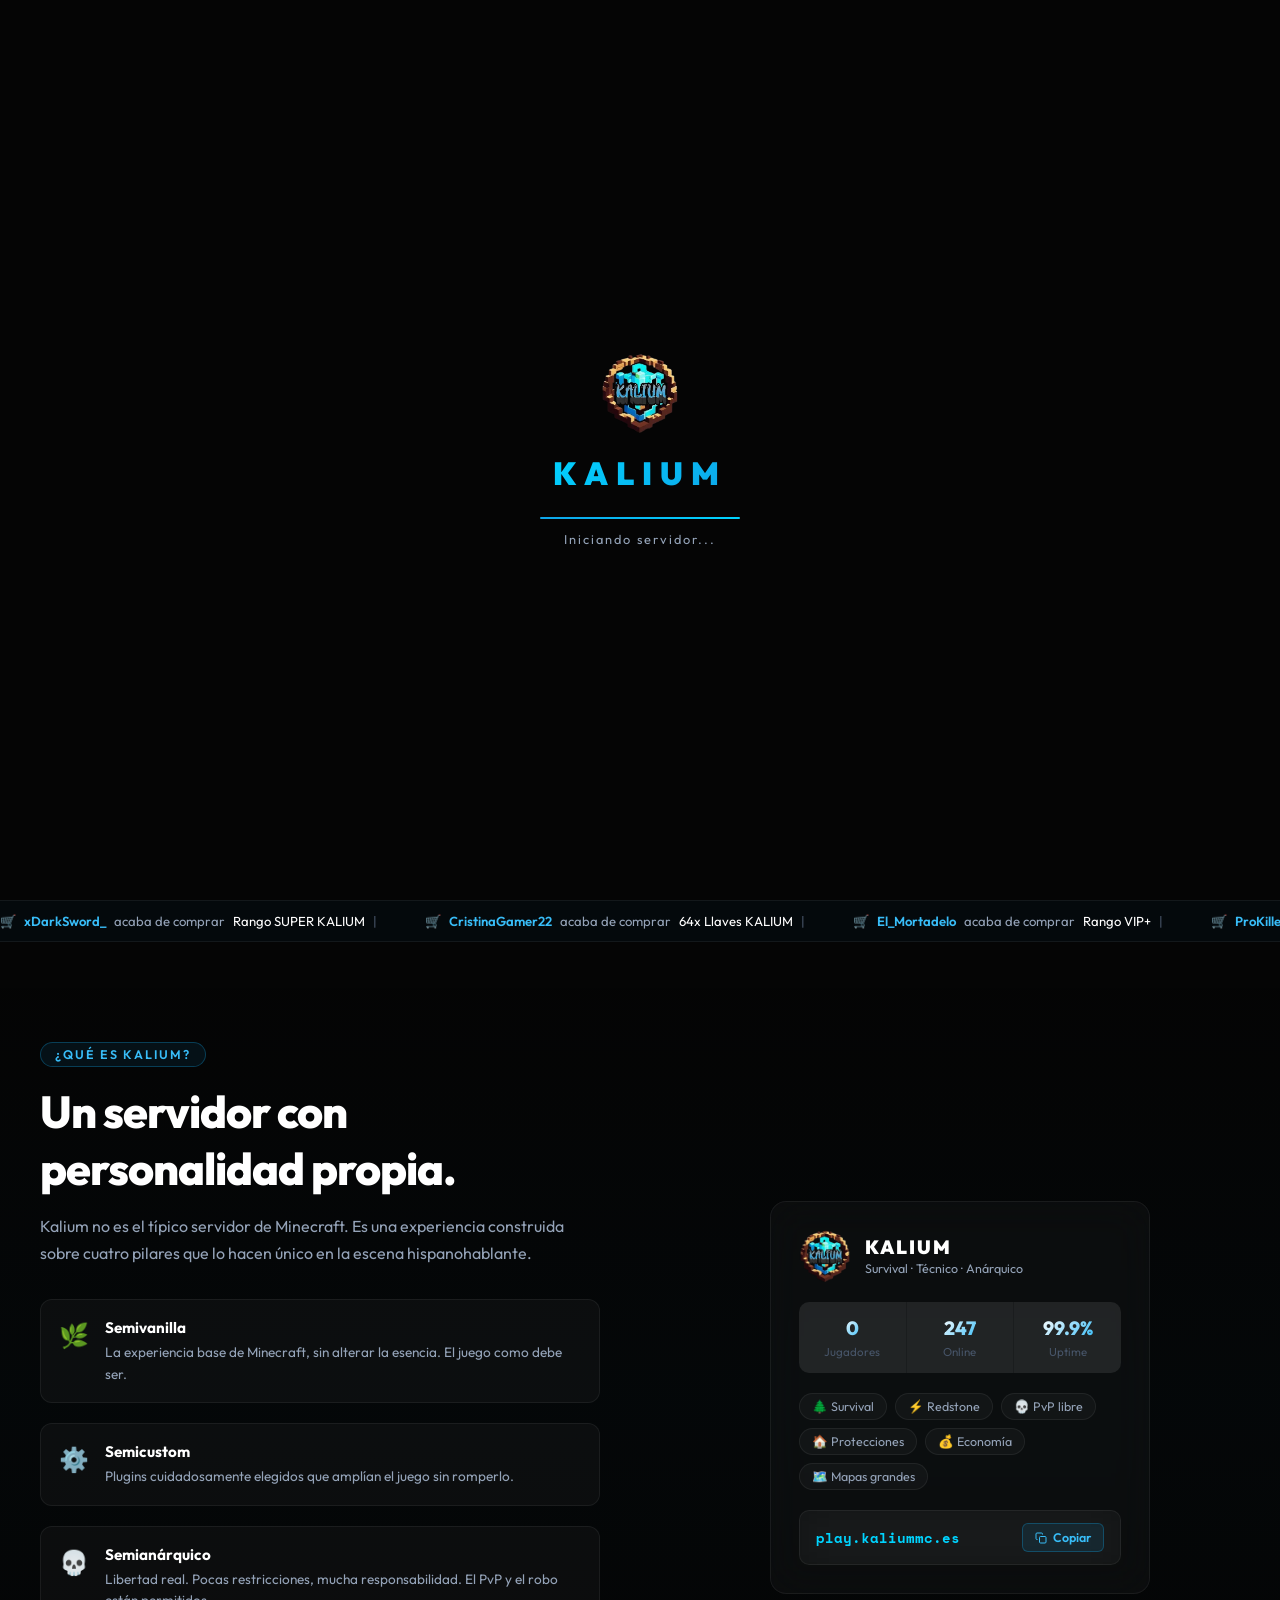
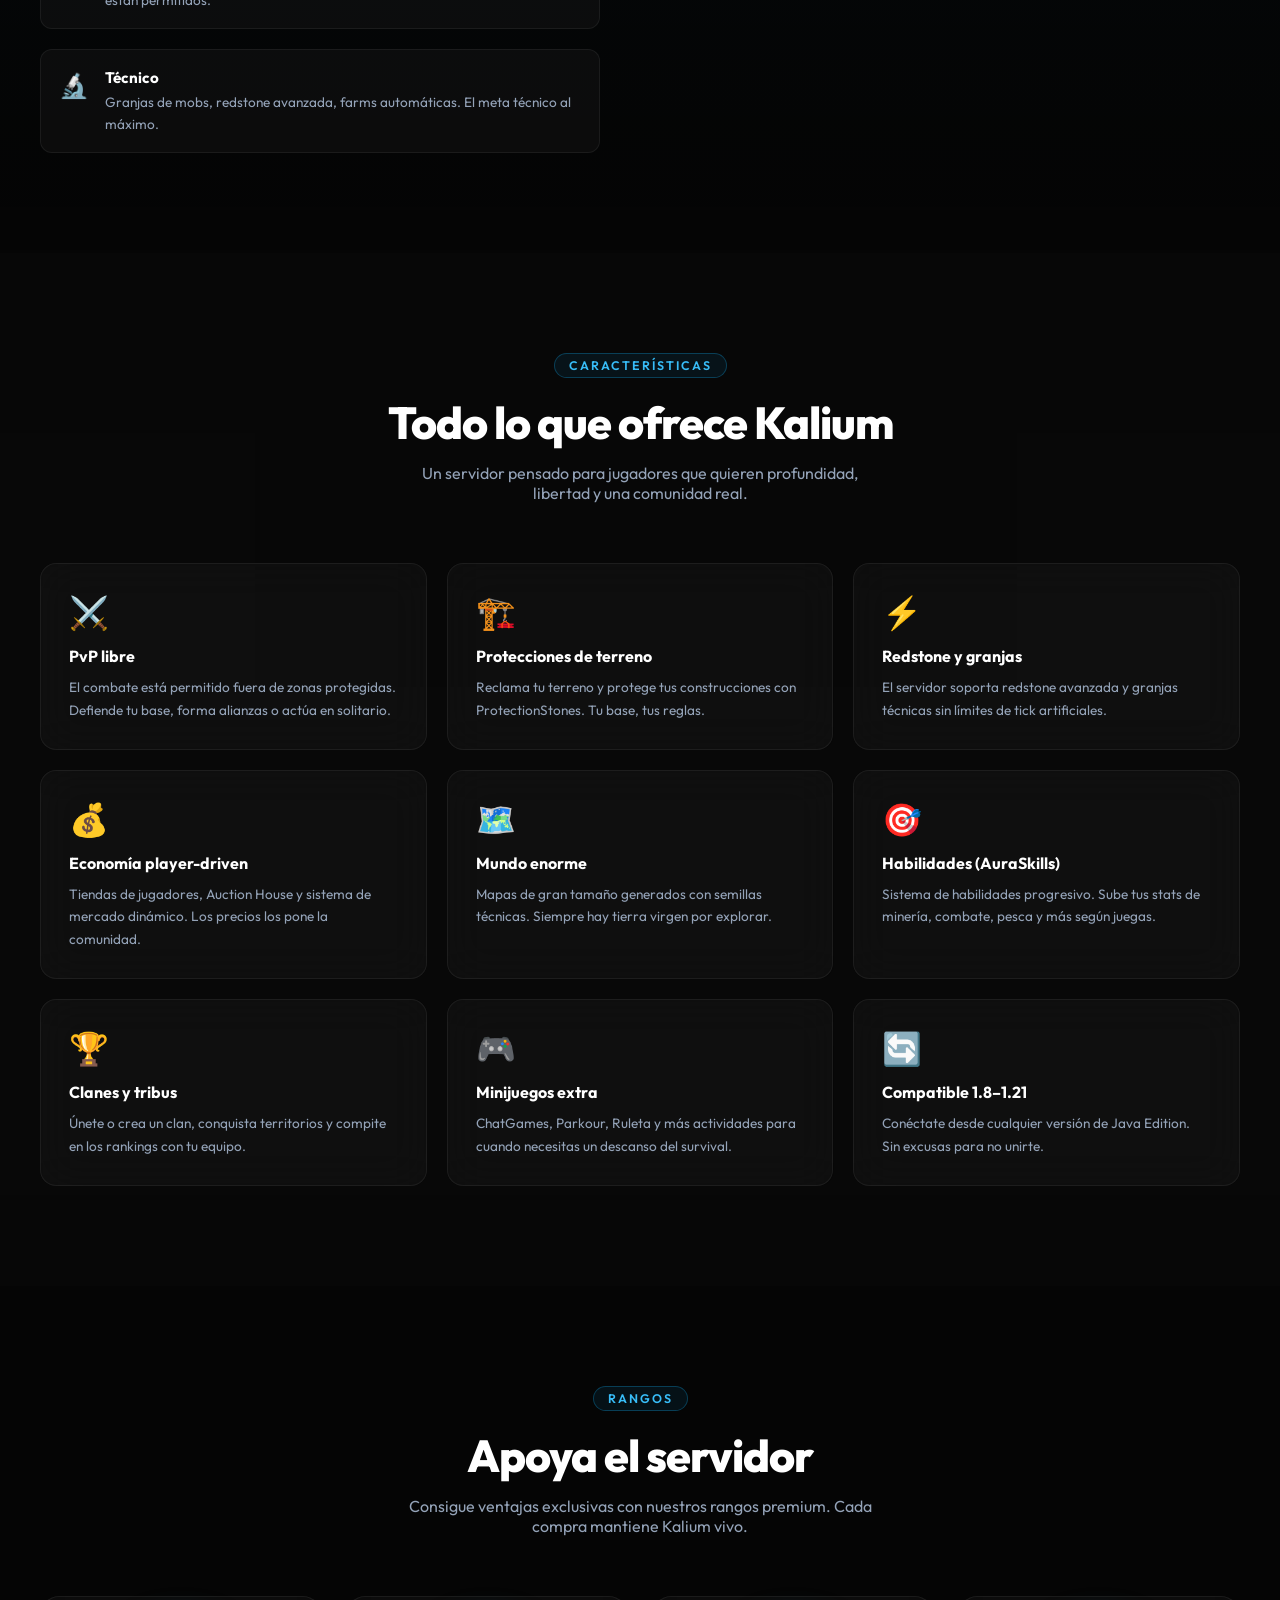
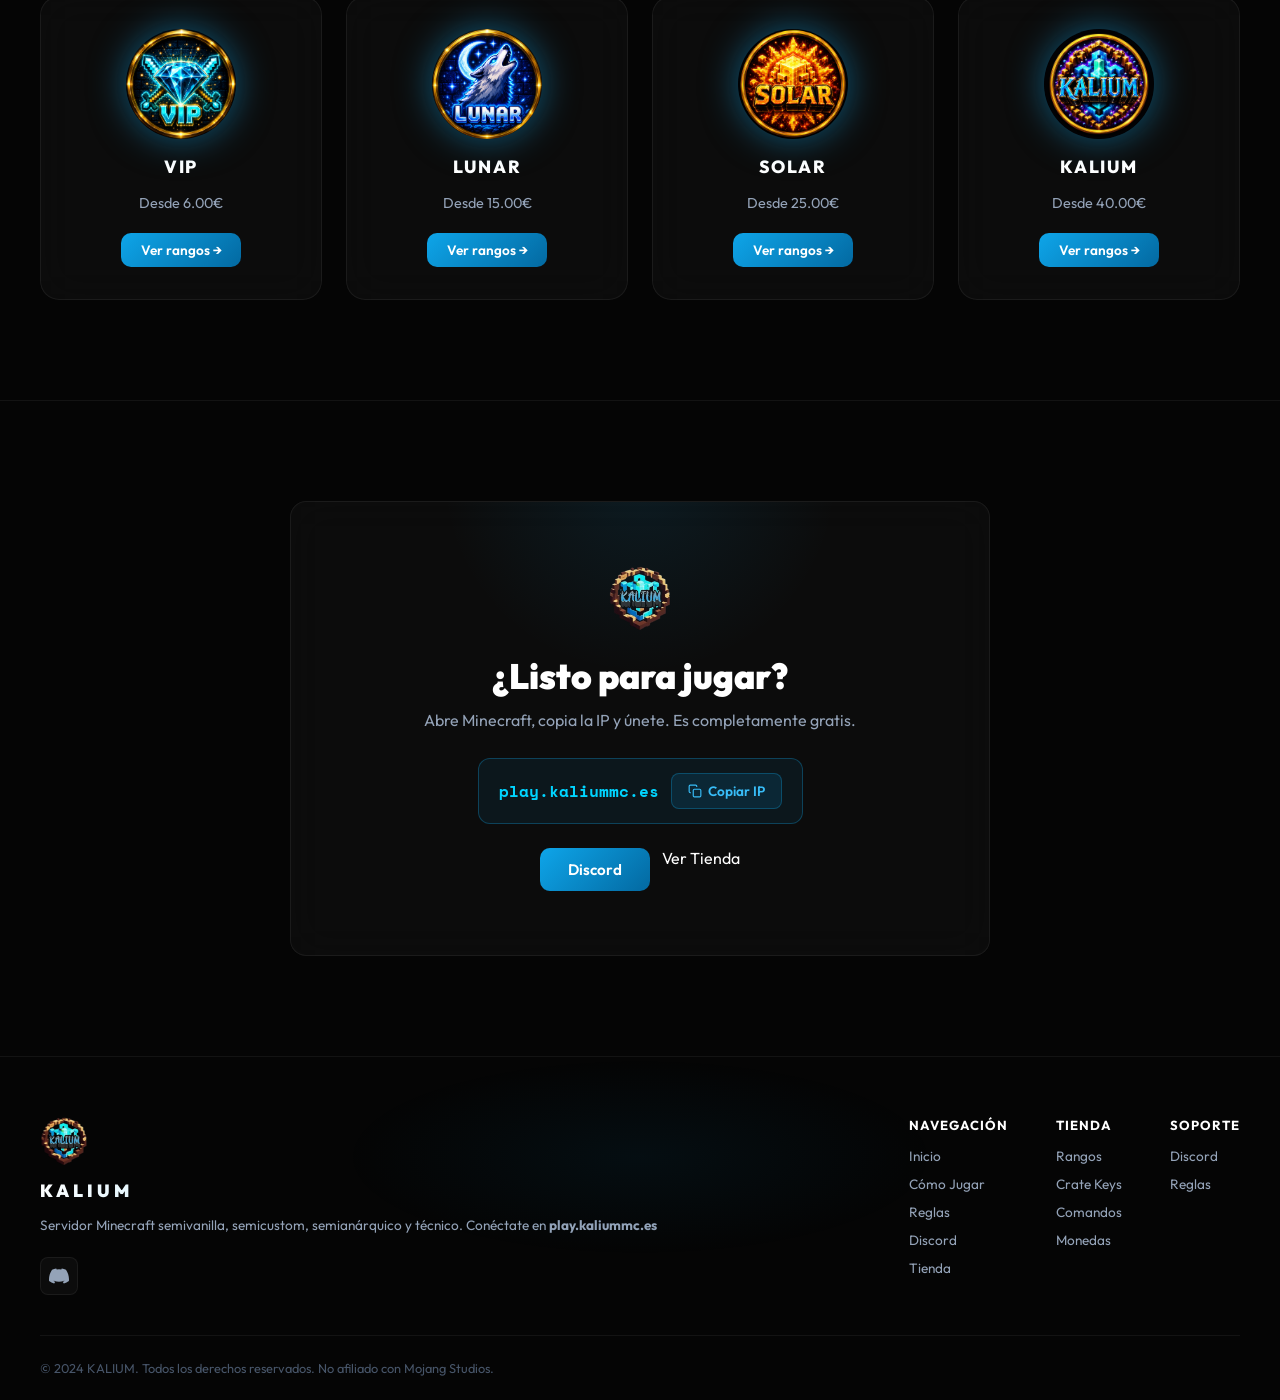
<file: index.html>
<!DOCTYPE html>
<html lang="es">
<head>
  <meta charset="UTF-8" />
  <meta name="viewport" content="width=device-width, initial-scale=1.0" />
  <title>KALIUM — Servidor Minecraft Semivanilla · Técnico · Anárquico</title>
  <meta name="description" content="Kalium es un servidor Minecraft semivanilla, semicustom, semianárquico y técnico. Survival puro con libertad real. Conéctate en play.kaliummc.es" />
  <link rel="stylesheet" href="styles.css" />
  <link rel="preconnect" href="https://fonts.googleapis.com" />
  <link rel="preconnect" href="https://fonts.gstatic.com" crossorigin />
  <link href="https://fonts.googleapis.com/css2?family=Outfit:wght@300;400;500;600;700;800;900&family=Space+Mono:wght@400;700&display=swap" rel="stylesheet" />
</head>
<body>

  <!-- LOADING SCREEN -->
  <div id="loader">
    <div class="loader-inner">
      <img src="LOGO.png" alt="Kalium" class="loader-logo" onerror="this.style.display='none'" />
      <div class="loader-text">KALIUM</div>
      <div class="loader-bar"><div class="loader-fill"></div></div>
      <div class="loader-sub">Iniciando servidor...</div>
    </div>
  </div>

  <!-- CURSOR GLOW -->
  <div id="cursor-glow"></div>

  <!-- PARTICLES -->
  <canvas id="particles-canvas"></canvas>

  <!-- NAVBAR -->
  <nav id="navbar">
    <div class="nav-inner">
      <a href="index.html" class="nav-logo">
        <img src="LOGO.png" alt="Kalium" onerror="this.style.display='none'" />
        <span>KALIUM</span>
      </a>
      <ul class="nav-links">
        <li><a href="index.html" class="active">Inicio</a></li>
        <li><a href="comojugar.html">Cómo Jugar</a></li>
        <li><a href="reglas.html">Reglas</a></li>
        <li><a href="https://discord.gg/JebTuFsWKD" target="_blank">Discord</a></li>
        <li><a href="postulaciones.html">Postulaciones</a></li>
        <li><a href="tienda.html" class="nav-store-link">Tienda</a></li>
      </ul>
      <div class="nav-right">
        <div class="server-status">
          <span class="status-dot"></span>
          <span class="status-ip">play.kaliummc.es</span>
          <span class="status-players" id="online-players">0 online</span>
        </div>
        <button class="btn-connect" onclick="copyIP('play.kaliummc.es')">Copiar IP</button>
      </div>
      <button class="nav-toggle" id="nav-toggle">
        <span></span><span></span><span></span>
      </button>
    </div>
    <div class="mobile-menu" id="mobile-menu">
      <ul>
        <li><a href="index.html">Inicio</a></li>
        <li><a href="comojugar.html">Cómo Jugar</a></li>
        <li><a href="reglas.html">Reglas</a></li>
        <li><a href="https://discord.gg/JebTuFsWKD" target="_blank">Discord</a></li>
        <li><a href="tienda.html">Tienda</a></li>
      </ul>
      <div class="mobile-server">
        <span class="status-dot"></span>
        <span>play.kaliummc.es</span>
        <span id="online-players-mobile">0 online</span>
      </div>
    </div>
  </nav>

  <!-- ===== HERO / INICIO ===== -->
  <section id="inicio" class="hero-section">
    <div class="hero-bg-grid"></div>
    <div class="hero-glow-orb orb1"></div>
    <div class="hero-glow-orb orb2"></div>
    <div class="hero-inner">
      <div class="hero-content hero-fade-in">
        <div class="hero-badge">
          <span class="badge-dot"></span>
          Servidor activo · 1.8 — 1.21
        </div>
        <h1 class="hero-title">
          <span class="hero-line">Tu servidor</span>
          <span class="hero-line accent">favorito.</span>
        </h1>
        <p class="hero-sub">Semivanilla. Semicustom. Semianárquico. Técnico.<br>Survival real, sin restricciones absurdas, con una comunidad que sabe jugar.</p>
        <div class="hero-ctas">
          <a href="#sobre" class="btn-primary">
            <span>Conocer Kalium</span>
            <svg width="16" height="16" viewBox="0 0 24 24" fill="none" stroke="currentColor" stroke-width="2"><path d="M5 12h14M12 5l7 7-7 7"/></svg>
          </a>
          <a href="tienda.html" class="btn-ghost">Ver Tienda</a>
        </div>
        <div class="hero-stats">
          <div class="stat">
            <span class="stat-num" data-target="12847">0</span>
            <span class="stat-label">Jugadores registrados</span>
          </div>
          <div class="stat-divider"></div>
          <div class="stat">
            <span class="stat-num" id="hero-online">247</span>
            <span class="stat-label">Online ahora</span>
          </div>
          <div class="stat-divider"></div>
          <div class="stat">
            <span class="stat-num" data-target="3">0</span>
            <span class="stat-label">Temporadas</span>
          </div>
        </div>
      </div>
      <div class="hero-visual hero-fade-in-delay">
        <div class="server-card glass">
          <div class="server-card-header">
            <span class="sc-dot green"></span>
            <span class="sc-dot yellow"></span>
            <span class="sc-dot red"></span>
            <span class="sc-title">Servidor Principal</span>
          </div>
          <div class="sc-body">
            <div class="sc-row"><span>IP</span><strong>play.kaliummc.es</strong></div>
            <div class="sc-row"><span>Versión</span><strong>1.8 — 1.21</strong></div>
            <div class="sc-row"><span>Modo</span><strong>Survival · Técnico</strong></div>
            <div class="sc-row"><span>Online</span><strong class="green-text" id="card-online">Cargando...</strong></div>
          </div>
          <button class="sc-copy" id="copy-ip">
            <svg width="14" height="14" viewBox="0 0 24 24" fill="none" stroke="currentColor" stroke-width="2"><rect x="9" y="9" width="13" height="13" rx="2"/><path d="M5 15H4a2 2 0 0 1-2-2V4a2 2 0 0 1 2-2v1"/></svg>
            Copiar IP
          </button>
        </div>
      </div>
    </div>
    <div class="scroll-hint">
      <div class="scroll-line"></div>
      <span>Scroll</span>
    </div>
  </section>

  <!-- RECENT PURCHASES TICKER -->
  <div class="ticker-wrap">
    <div class="ticker" id="ticker"></div>
  </div>

  <!-- ===== SOBRE KALIUM ===== -->
  <section id="sobre" class="section sobre-section">
    <div class="container">
      <div class="sobre-grid">
        <div class="sobre-text">
          <span class="section-tag">¿Qué es Kalium?</span>
          <h2 class="section-title">Un servidor con personalidad propia.</h2>
          <p class="sobre-desc">Kalium no es el típico servidor de Minecraft. Es una experiencia construida sobre cuatro pilares que lo hacen único en la escena hispanohablante.</p>
          <div class="pilares">
            <div class="pilar">
              <div class="pilar-icon">🌿</div>
              <div>
                <strong>Semivanilla</strong>
                <span>La experiencia base de Minecraft, sin alterar la esencia. El juego como debe ser.</span>
              </div>
            </div>
            <div class="pilar">
              <div class="pilar-icon">⚙️</div>
              <div>
                <strong>Semicustom</strong>
                <span>Plugins cuidadosamente elegidos que amplían el juego sin romperlo.</span>
              </div>
            </div>
            <div class="pilar">
              <div class="pilar-icon">💀</div>
              <div>
                <strong>Semianárquico</strong>
                <span>Libertad real. Pocas restricciones, mucha responsabilidad. El PvP y el robo están permitidos.</span>
              </div>
            </div>
            <div class="pilar">
              <div class="pilar-icon">🔬</div>
              <div>
                <strong>Técnico</strong>
                <span>Granjas de mobs, redstone avanzada, farms automáticas. El meta técnico al máximo.</span>
              </div>
            </div>
          </div>
        </div>
        <div class="sobre-visual">
          <div class="sobre-card glass">
            <div class="sobre-card-header">
              <img src="LOGO.png" alt="Kalium" class="sobre-logo" onerror="this.style.display='none'" />
              <div>
                <div class="sobre-card-title">KALIUM</div>
                <div class="sobre-card-sub">Survival · Técnico · Anárquico</div>
              </div>
            </div>
            <div class="sobre-stats-mini">
              <div class="sobre-stat"><span class="sobre-stat-n" data-target="12847">0</span><span>Jugadores</span></div>
              <div class="sobre-stat"><span class="sobre-stat-n" id="stat-online">247</span><span>Online</span></div>
              <div class="sobre-stat"><span class="sobre-stat-n">99.9%</span><span>Uptime</span></div>
            </div>
            <div class="sobre-tags">
              <span class="stag">🌲 Survival</span>
              <span class="stag">⚡ Redstone</span>
              <span class="stag">💀 PvP libre</span>
              <span class="stag">🏠 Protecciones</span>
              <span class="stag">💰 Economía</span>
              <span class="stag">🗺️ Mapas grandes</span>
            </div>
            <div class="ip-box-mini glass">
              <span>play.kaliummc.es</span>
              <button onclick="copyIP('play.kaliummc.es')" id="copy-ip-2">
                <svg width="12" height="12" viewBox="0 0 24 24" fill="none" stroke="currentColor" stroke-width="2"><rect x="9" y="9" width="13" height="13" rx="2"/><path d="M5 15H4a2 2 0 0 1-2-2V4a2 2 0 0 1 2-2h9a2 2 0 0 1 2 2v1"/></svg>
                Copiar
              </button>
            </div>
          </div>
        </div>
      </div>
    </div>
  </section>

  <!-- ===== CARACTERÍSTICAS ===== -->
  <section id="caracteristicas" class="section caract-section">
    <div class="container">
      <div class="section-header">
        <span class="section-tag">Características</span>
        <h2 class="section-title">Todo lo que ofrece Kalium</h2>
        <p class="section-sub">Un servidor pensado para jugadores que quieren profundidad, libertad y una comunidad real.</p>
      </div>
      <div class="caract-grid">
        <div class="caract-card glass">
          <div class="caract-icon">⚔️</div>
          <h3>PvP libre</h3>
          <p>El combate está permitido fuera de zonas protegidas. Defiende tu base, forma alianzas o actúa en solitario.</p>
        </div>
        <div class="caract-card glass">
          <div class="caract-icon">🏗️</div>
          <h3>Protecciones de terreno</h3>
          <p>Reclama tu terreno y protege tus construcciones con ProtectionStones. Tu base, tus reglas.</p>
        </div>
        <div class="caract-card glass">
          <div class="caract-icon">⚡</div>
          <h3>Redstone y granjas</h3>
          <p>El servidor soporta redstone avanzada y granjas técnicas sin límites de tick artificiales.</p>
        </div>
        <div class="caract-card glass">
          <div class="caract-icon">💰</div>
          <h3>Economía player-driven</h3>
          <p>Tiendas de jugadores, Auction House y sistema de mercado dinámico. Los precios los pone la comunidad.</p>
        </div>
        <div class="caract-card glass">
          <div class="caract-icon">🗺️</div>
          <h3>Mundo enorme</h3>
          <p>Mapas de gran tamaño generados con semillas técnicas. Siempre hay tierra virgen por explorar.</p>
        </div>
        <div class="caract-card glass">
          <div class="caract-icon">🎯</div>
          <h3>Habilidades (AuraSkills)</h3>
          <p>Sistema de habilidades progresivo. Sube tus stats de minería, combate, pesca y más según juegas.</p>
        </div>
        <div class="caract-card glass">
          <div class="caract-icon">🏆</div>
          <h3>Clanes y tribus</h3>
          <p>Únete o crea un clan, conquista territorios y compite en los rankings con tu equipo.</p>
        </div>
        <div class="caract-card glass">
          <div class="caract-icon">🎮</div>
          <h3>Minijuegos extra</h3>
          <p>ChatGames, Parkour, Ruleta y más actividades para cuando necesitas un descanso del survival.</p>
        </div>
        <div class="caract-card glass">
          <div class="caract-icon">🔄</div>
          <h3>Compatible 1.8–1.21</h3>
          <p>Conéctate desde cualquier versión de Java Edition. Sin excusas para no unirte.</p>
        </div>
      </div>
    </div>
  </section>

  <!-- ===== RANGOS PREVIEW ===== -->
  <section class="section rangos-preview-section">
    <div class="container">
      <div class="section-header">
        <span class="section-tag">Rangos</span>
        <h2 class="section-title">Apoya el servidor</h2>
        <p class="section-sub">Consigue ventajas exclusivas con nuestros rangos premium. Cada compra mantiene Kalium vivo.</p>
      </div>
      <div class="rangos-preview-grid">
        <div class="rango-preview-card glass">
          <img src="VIP.png" alt="Rango VIP" class="rango-preview-img" />
          <div class="rango-preview-name">VIP</div>
          <div class="rango-preview-price">Desde 6.00€</div>
          <a href="tienda.html" class="btn-primary" style="font-size:0.85rem;padding:0.5rem 1.2rem;">Ver rangos →</a>
        </div>
        <div class="rango-preview-card glass">
          <img src="LUNAR.png" alt="Rango LUNAR" class="rango-preview-img" />
          <div class="rango-preview-name">LUNAR</div>
          <div class="rango-preview-price">Desde 15.00€</div>
          <a href="tienda.html" class="btn-primary" style="font-size:0.85rem;padding:0.5rem 1.2rem;">Ver rangos →</a>
        </div>
        <div class="rango-preview-card glass">
          <img src="SOLAR.png" alt="Rango SOLAR" class="rango-preview-img" />
          <div class="rango-preview-name">SOLAR</div>
          <div class="rango-preview-price">Desde 25.00€</div>
          <a href="tienda.html" class="btn-primary" style="font-size:0.85rem;padding:0.5rem 1.2rem;">Ver rangos →</a>
        </div>
        <div class="rango-preview-card glass">
          <img src="KALIUM.png" alt="Rango KALIUM" class="rango-preview-img" />
          <div class="rango-preview-name">KALIUM</div>
          <div class="rango-preview-price">Desde 40.00€</div>
          <a href="tienda.html" class="btn-primary" style="font-size:0.85rem;padding:0.5rem 1.2rem;">Ver rangos →</a>
        </div>
      </div>
    </div>
  </section>

  <!-- ===== CTA UNIRSE ===== -->
  <section class="section cta-join-section">
    <div class="container">
      <div class="cta-join glass">
        <div class="cta-join-glow"></div>
        <img src="LOGO.png" alt="Kalium" class="cta-join-logo" onerror="this.style.display='none'" />
        <h2>¿Listo para jugar?</h2>
        <p>Abre Minecraft, copia la IP y únete. Es completamente gratis.</p>
        <div class="cta-ip-row">
          <div class="cta-ip-box">
            <span class="cta-ip-val">play.kaliummc.es</span>
            <button class="cta-copy-btn" onclick="copyIP('play.kaliummc.es')">
              <svg width="14" height="14" viewBox="0 0 24 24" fill="none" stroke="currentColor" stroke-width="2"><rect x="9" y="9" width="13" height="13" rx="2"/><path d="M5 15H4a2 2 0 0 1-2-2V4a2 2 0 0 1 2-2h9a2 2 0 0 1 2 2v1"/></svg>
              Copiar IP
            </button>
          </div>
        </div>
        <div class="cta-join-btns">
          <a href="https://discord.gg/JebTuFsWKD" class="btn-primary" target="_blank">Discord</a>
          <a href="tienda.html" class="btn-ghost">Ver Tienda</a>
        </div>
      </div>
    </div>
  </section>

  <!-- FOOTER -->
  <footer id="footer">
    <div class="footer-glow"></div>
    <div class="container">
      <div class="footer-top">
        <div class="footer-brand">
          <img src="LOGO.png" alt="Kalium" class="footer-logo" onerror="this.style.display='none'" />
          <span class="footer-name">KALIUM</span>
          <p>Servidor Minecraft semivanilla, semicustom, semianárquico y técnico. Conéctate en <strong>play.kaliummc.es</strong></p>
          <div class="footer-social">
            <a href="https://discord.gg/JebTuFsWKD" class="social-btn" title="Discord" target="_blank">
              <svg width="20" height="20" viewBox="0 0 24 24" fill="currentColor"><path d="M20.317 4.37a19.791 19.791 0 0 0-4.885-1.515.074.074 0 0 0-.079.037c-.21.375-.444.864-.608 1.25a18.27 18.27 0 0 0-5.487 0 12.64 12.64 0 0 0-.617-1.25.077.077 0 0 0-.079-.037A19.736 19.736 0 0 0 3.677 4.37a.07.07 0 0 0-.032.027C.533 9.046-.32 13.58.099 18.057.1 18.08.112 18.1.13 18.11a19.9 19.9 0 0 0 5.993 3.03.078.078 0 0 0 .084-.028c.462-.63.874-1.295 1.226-1.994a.076.076 0 0 0-.041-.106 13.107 13.107 0 0 1-1.872-.892.077.077 0 0 1-.008-.128 10.2 10.2 0 0 0 .372-.292.074.074 0 0 1 .077-.01c3.928 1.793 8.18 1.793 12.062 0a.074.074 0 0 1 .078.01c.12.098.246.198.373.292a.077.077 0 0 1-.006.127 12.299 12.299 0 0 1-1.873.892.077.077 0 0 0-.041.107c.36.698.772 1.362 1.225 1.993a.076.076 0 0 0 .084.028 19.839 19.839 0 0 0 6.002-3.03.077.077 0 0 0 .032-.054c.5-5.177-.838-9.674-3.549-13.66a.061.061 0 0 0-.031-.03z"/></svg>
            </a>
          </div>
        </div>
        <div class="footer-links">
          <div class="footer-col">
            <h5>Navegación</h5>
            <a href="index.html">Inicio</a>
            <a href="comojugar.html">Cómo Jugar</a>
            <a href="reglas.html">Reglas</a>
            <a href="https://discord.gg/JebTuFsWKD" target="_blank">Discord</a>
            <a href="tienda.html">Tienda</a>
          </div>
          <div class="footer-col">
            <h5>Tienda</h5>
            <a href="tienda.html">Rangos</a>
            <a href="tienda.html">Crate Keys</a>
            <a href="tienda.html">Comandos</a>
            <a href="tienda.html">Monedas</a>
          </div>
          <div class="footer-col">
            <h5>Soporte</h5>
            <a href="https://discord.gg/JebTuFsWKD" target="_blank">Discord</a>
            <a href="reglas.html">Reglas</a>
          </div>
        </div>
      </div>
      <div class="footer-bottom">
        <p>© 2024 KALIUM. Todos los derechos reservados. No afiliado con Mojang Studios.</p>
      </div>
    </div>
  </footer>

  <!-- NOTIFICATION -->
  <div id="notification" class="notification"></div>

  <script src="main.js"></script>

  <style>
    /* Rangos preview section */
    .rangos-preview-section { background: transparent; }
    .rangos-preview-grid {
      display: grid;
      grid-template-columns: repeat(4, 1fr);
      gap: 1.5rem;
      margin-top: 2.5rem;
    }
    .rango-preview-card {
      display: flex;
      flex-direction: column;
      align-items: center;
      gap: 1rem;
      padding: 2rem 1.5rem;
      border-radius: 1.2rem;
      text-align: center;
      transition: transform 0.3s ease;
    }
    .rango-preview-card:hover { transform: translateY(-6px); }
    .rango-preview-img {
      width: 110px;
      height: 110px;
      object-fit: contain;
      border-radius: 50%;
      filter: drop-shadow(0 0 18px rgba(14,165,233,0.5));
    }
    .rango-preview-name {
      font-size: 1.1rem;
      font-weight: 800;
      letter-spacing: 0.1em;
      color: var(--sky);
    }
    .rango-preview-price {
      font-size: 0.9rem;
      color: var(--gray-400);
      margin-bottom: 0.3rem;
    }
    @media (max-width: 768px) {
      .rangos-preview-grid {
        grid-template-columns: repeat(2, 1fr);
      }
    }
    @media (max-width: 480px) {
      .rangos-preview-grid {
        grid-template-columns: 1fr 1fr;
        gap: 1rem;
      }
      .rango-preview-img { width: 80px; height: 80px; }
    }
  </style>
</body>
</html>
</file>
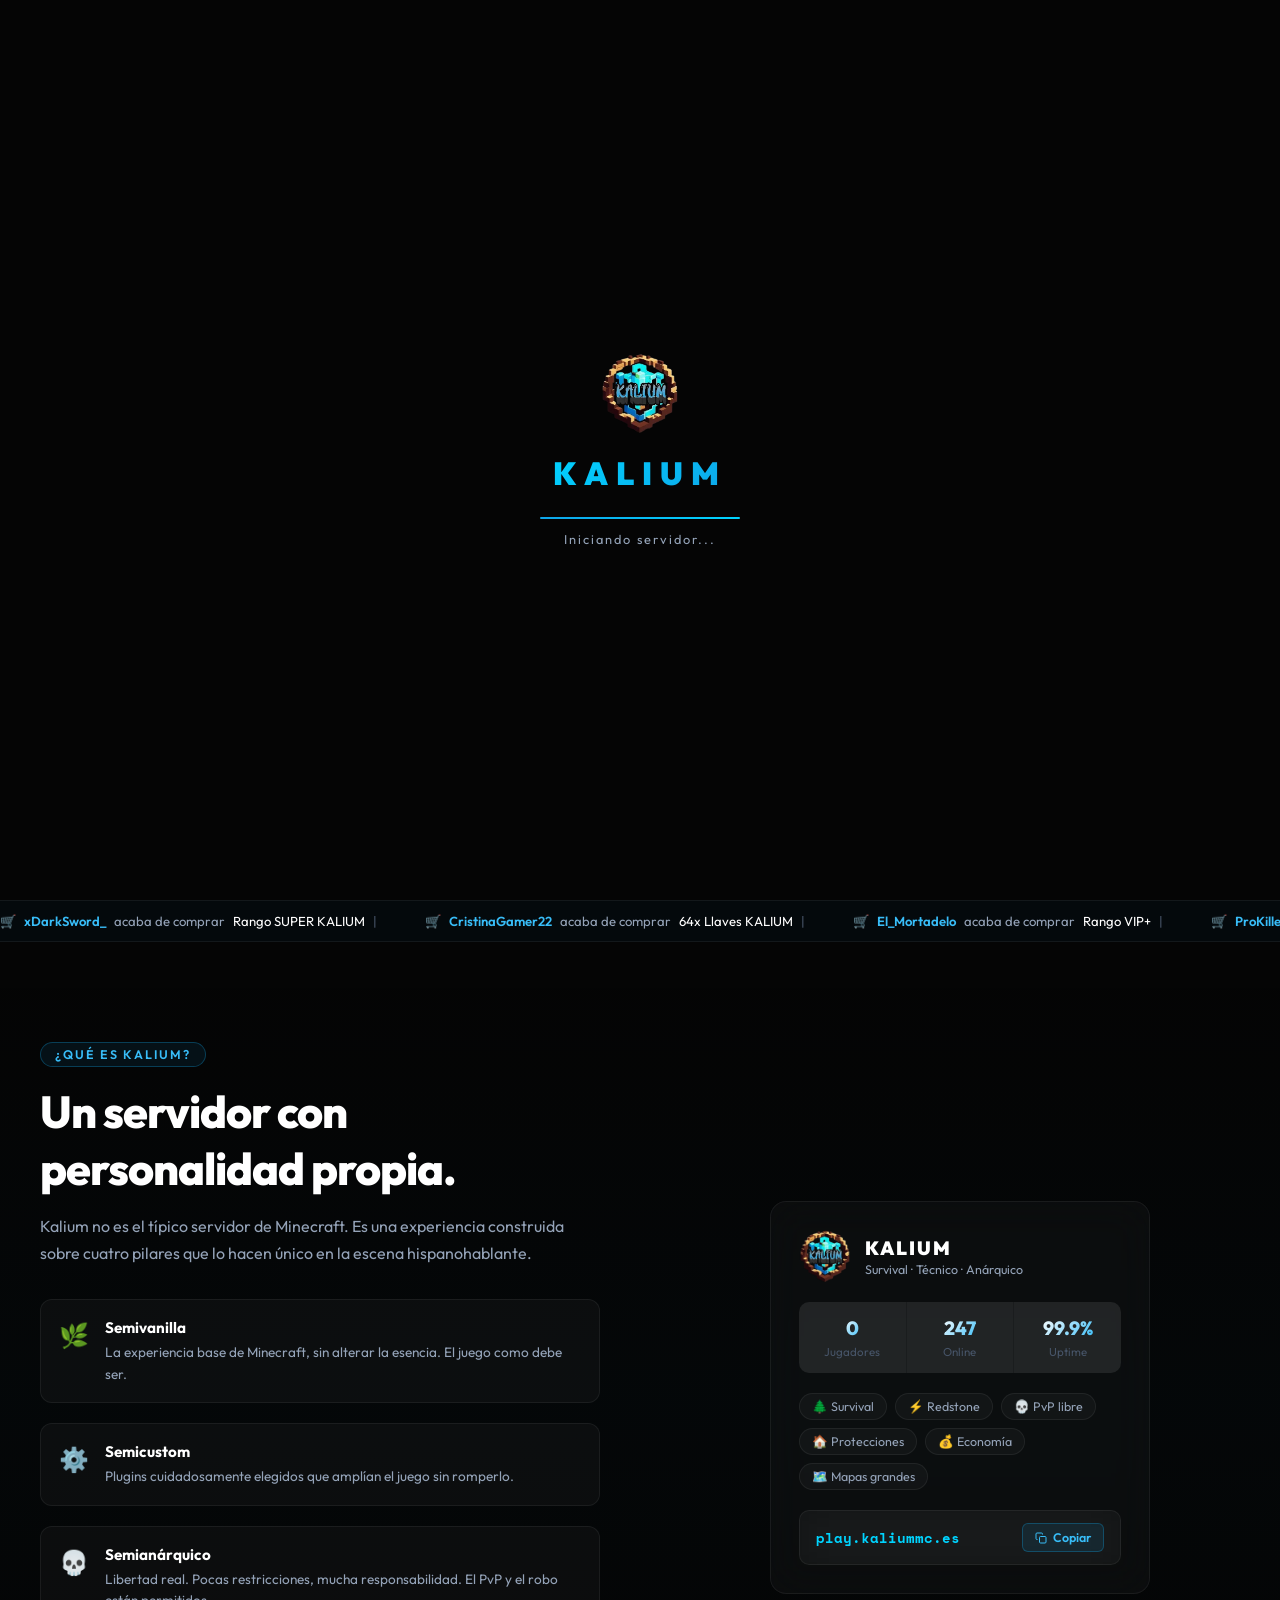
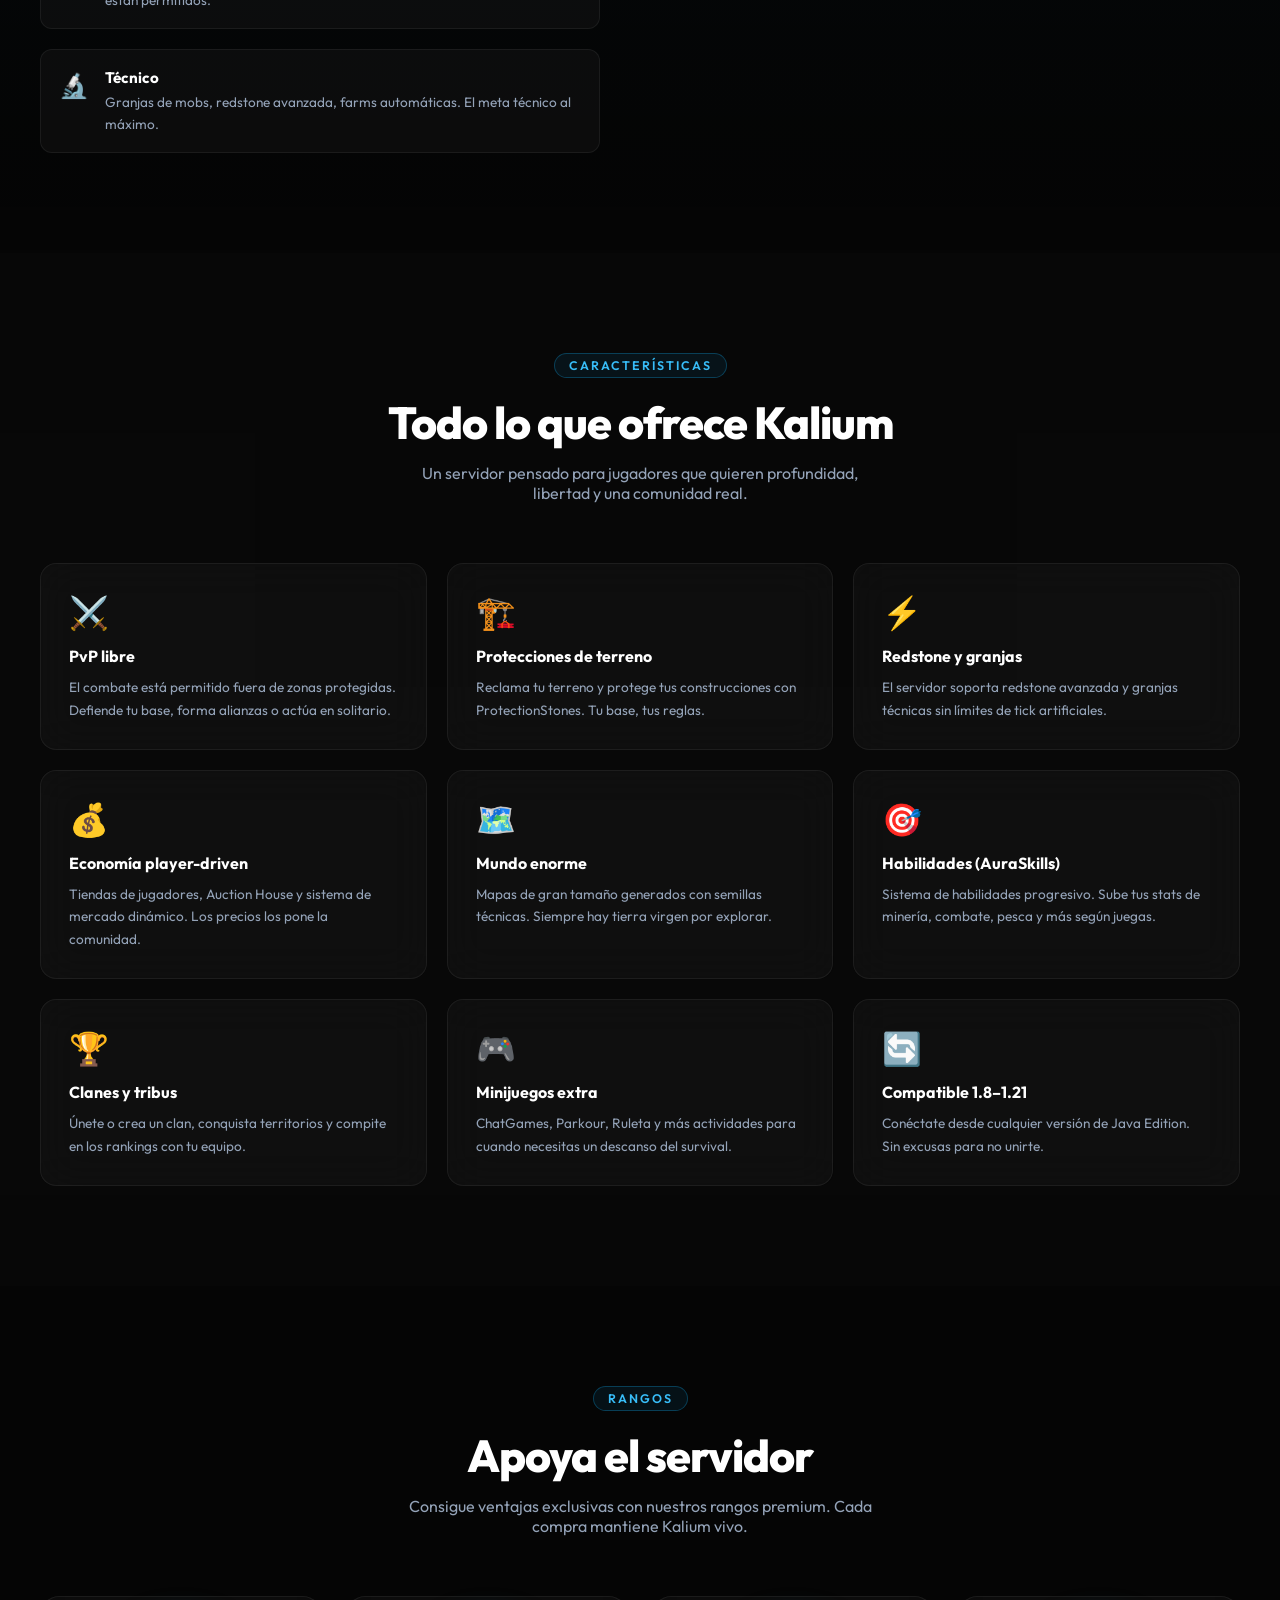
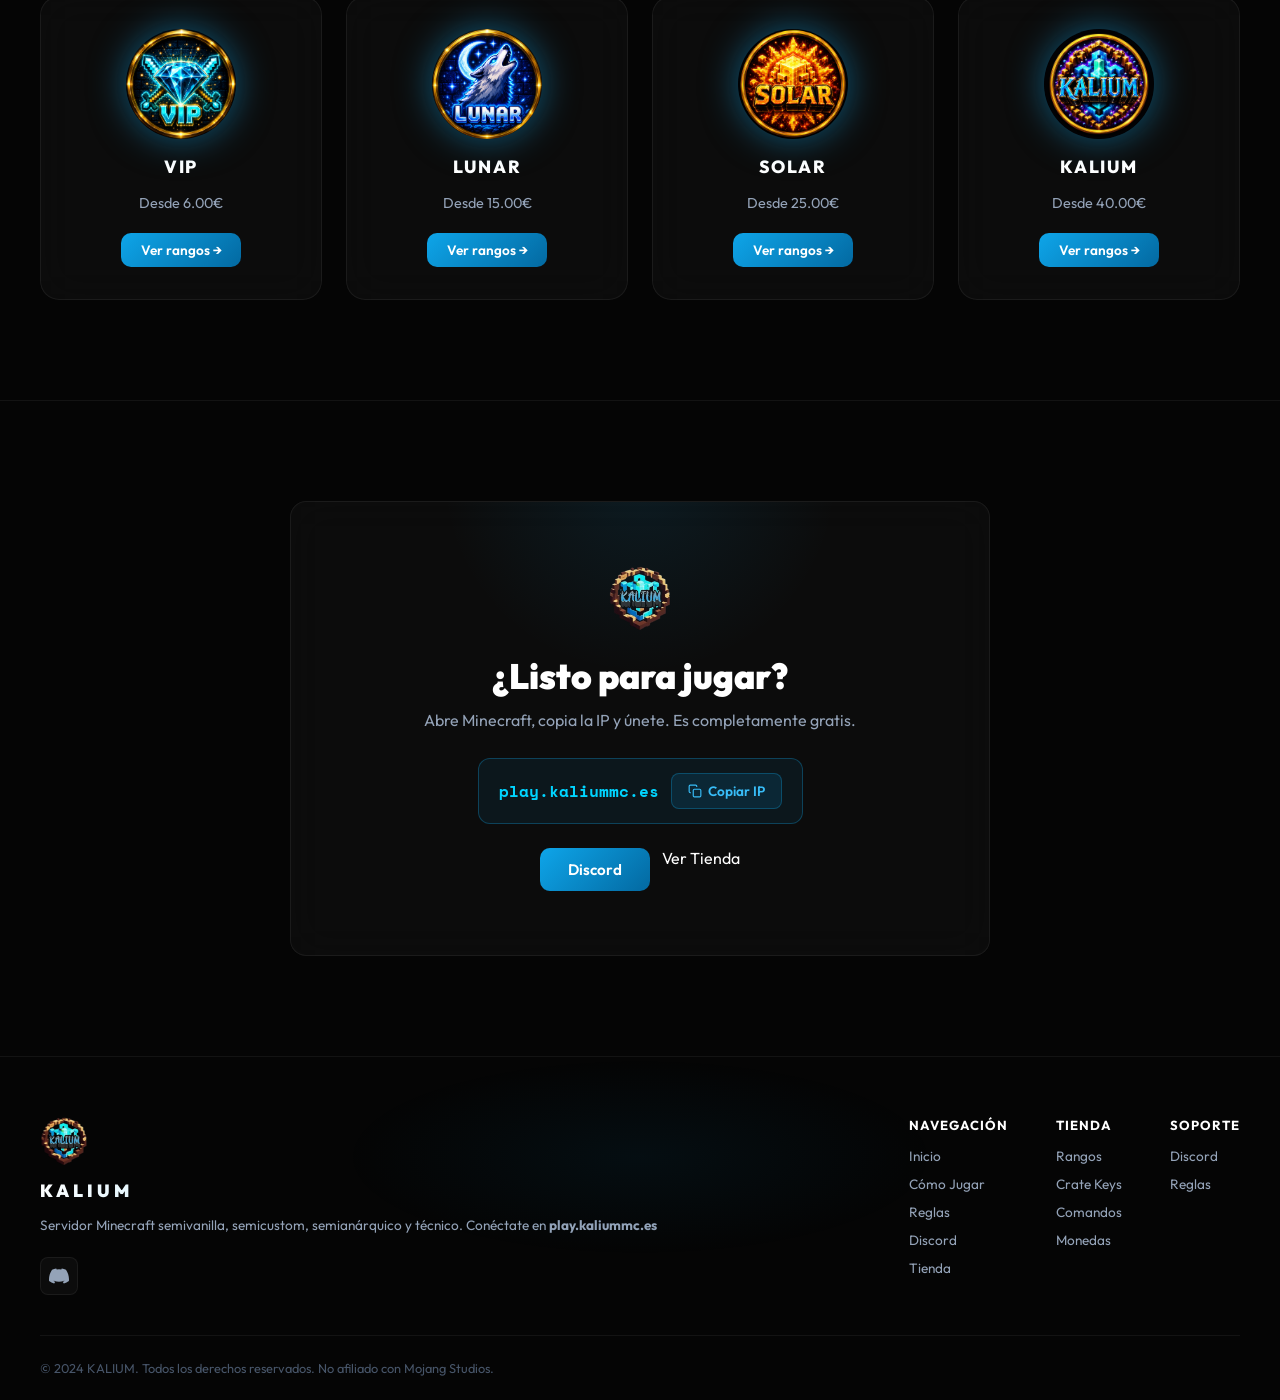
<file: index (6).html>
<!DOCTYPE html>
<html lang="es">
<head>
  <meta charset="UTF-8" />
  <meta name="viewport" content="width=device-width, initial-scale=1.0" />
  <title>KALIUM — Servidor Minecraft Semivanilla · Técnico · Anárquico</title>
  <meta name="description" content="Kalium es un servidor Minecraft semivanilla, semicustom, semianárquico y técnico. Survival puro con libertad real. Conéctate en play.kaliummc.es" />
  <link rel="stylesheet" href="styles.css" />
  <link rel="preconnect" href="https://fonts.googleapis.com" />
  <link rel="preconnect" href="https://fonts.gstatic.com" crossorigin />
  <link href="https://fonts.googleapis.com/css2?family=Outfit:wght@300;400;500;600;700;800;900&family=Space+Mono:wght@400;700&display=swap" rel="stylesheet" />
</head>
<body>

  <!-- LOADING SCREEN -->
  <div id="loader">
    <div class="loader-inner">
      <img src="LOGO.png" alt="Kalium" class="loader-logo" onerror="this.style.display='none'" />
      <div class="loader-text">KALIUM</div>
      <div class="loader-bar"><div class="loader-fill"></div></div>
      <div class="loader-sub">Iniciando servidor...</div>
    </div>
  </div>

  <!-- CURSOR GLOW -->
  <div id="cursor-glow"></div>

  <!-- PARTICLES -->
  <canvas id="particles-canvas"></canvas>

  <!-- NAVBAR -->
  <nav id="navbar">
    <div class="nav-inner">
      <a href="index.html" class="nav-logo">
        <img src="LOGO.png" alt="Kalium" onerror="this.style.display='none'" />
        <span>KALIUM</span>
      </a>
      <ul class="nav-links">
        <li><a href="index.html" class="active">Inicio</a></li>
        <li><a href="comojugar.html">Cómo Jugar</a></li>
        <li><a href="reglas.html">Reglas</a></li>
        <li><a href="https://discord.gg/JebTuFsWKD" target="_blank">Discord</a></li>
        <li><a href="tienda.html" class="nav-store-link">Tienda</a></li>
      </ul>
      <div class="nav-right">
        <div class="server-status">
          <span class="status-dot"></span>
          <span class="status-ip">play.kaliummc.es</span>
          <span class="status-players" id="online-players">0 online</span>
        </div>
        <button class="btn-connect" onclick="copyIP('play.kaliummc.es')">Copiar IP</button>
      </div>
      <button class="nav-toggle" id="nav-toggle">
        <span></span><span></span><span></span>
      </button>
    </div>
    <div class="mobile-menu" id="mobile-menu">
      <ul>
        <li><a href="index.html">Inicio</a></li>
        <li><a href="comojugar.html">Cómo Jugar</a></li>
        <li><a href="reglas.html">Reglas</a></li>
        <li><a href="https://discord.gg/JebTuFsWKD" target="_blank">Discord</a></li>
        <li><a href="tienda.html" style="color:var(--blue-neon);font-weight:700;">🛒 Tienda</a></li>
      </ul>
      <div class="mobile-server">
        <span class="status-dot"></span>
        <span>play.kaliummc.es</span>
        <span id="online-players-mobile">0 online</span>
      </div>
      <button class="btn-connect" style="width:100%;justify-content:center;border-radius:10px;margin-top:4px;" onclick="copyIP('play.kaliummc.es')">📋 Copiar IP</button>
    </div>
  </nav>

  <!-- ===== HERO / INICIO ===== -->
  <section id="inicio" class="hero-section">
    <div class="hero-bg-grid"></div>
    <div class="hero-glow-orb orb1"></div>
    <div class="hero-glow-orb orb2"></div>
    <div class="hero-inner">
      <div class="hero-content hero-fade-in">
        <div class="hero-badge">
          <span class="badge-dot"></span>
          Servidor activo · 1.8 — 1.21
        </div>
        <h1 class="hero-title">
          <span class="hero-line">Tu servidor</span>
          <span class="hero-line accent">favorito.</span>
        </h1>
        <p class="hero-sub">Semivanilla. Semicustom. Semianárquico. Técnico.<br>Survival real, sin restricciones absurdas, con una comunidad que sabe jugar.</p>
        <div class="hero-ctas">
          <a href="#sobre" class="btn-primary">
            <span>Conocer Kalium</span>
            <svg width="16" height="16" viewBox="0 0 24 24" fill="none" stroke="currentColor" stroke-width="2"><path d="M5 12h14M12 5l7 7-7 7"/></svg>
          </a>
          <a href="tienda.html" class="btn-ghost">Ver Tienda</a>
        </div>
        <div class="hero-stats">
          <div class="stat">
            <span class="stat-num" data-target="12847">0</span>
            <span class="stat-label">Jugadores registrados</span>
          </div>
          <div class="stat-divider"></div>
          <div class="stat">
            <span class="stat-num" id="hero-online">247</span>
            <span class="stat-label">Online ahora</span>
          </div>
          <div class="stat-divider"></div>
          <div class="stat">
            <span class="stat-num" data-target="3">0</span>
            <span class="stat-label">Temporadas</span>
          </div>
        </div>
      </div>
      <div class="hero-visual hero-fade-in-delay">
        <div class="server-card glass">
          <div class="server-card-header">
            <span class="sc-dot green"></span>
            <span class="sc-dot yellow"></span>
            <span class="sc-dot red"></span>
            <span class="sc-title">Servidor Principal</span>
          </div>
          <div class="sc-body">
            <div class="sc-row"><span>IP</span><strong>play.kaliummc.es</strong></div>
            <div class="sc-row"><span>Versión</span><strong>1.8 — 1.21</strong></div>
            <div class="sc-row"><span>Modo</span><strong>Survival · Técnico</strong></div>
            <div class="sc-row"><span>Online</span><strong class="green-text" id="card-online">Cargando...</strong></div>
          </div>
          <button class="sc-copy" id="copy-ip">
            <svg width="14" height="14" viewBox="0 0 24 24" fill="none" stroke="currentColor" stroke-width="2"><rect x="9" y="9" width="13" height="13" rx="2"/><path d="M5 15H4a2 2 0 0 1-2-2V4a2 2 0 0 1 2-2v1"/></svg>
            Copiar IP
          </button>
        </div>
      </div>
    </div>
    <div class="scroll-hint">
      <div class="scroll-line"></div>
      <span>Scroll</span>
    </div>
  </section>

  <!-- RECENT PURCHASES TICKER -->
  <div class="ticker-wrap">
    <div class="ticker" id="ticker"></div>
  </div>

  <!-- ===== SOBRE KALIUM ===== -->
  <section id="sobre" class="section sobre-section">
    <div class="container">
      <div class="sobre-grid">
        <div class="sobre-text">
          <span class="section-tag">¿Qué es Kalium?</span>
          <h2 class="section-title">Un servidor con personalidad propia.</h2>
          <p class="sobre-desc">Kalium no es el típico servidor de Minecraft. Es una experiencia construida sobre cuatro pilares que lo hacen único en la escena hispanohablante.</p>
          <div class="pilares">
            <div class="pilar">
              <div class="pilar-icon">🌿</div>
              <div>
                <strong>Semivanilla</strong>
                <span>La experiencia base de Minecraft, sin alterar la esencia. El juego como debe ser.</span>
              </div>
            </div>
            <div class="pilar">
              <div class="pilar-icon">⚙️</div>
              <div>
                <strong>Semicustom</strong>
                <span>Plugins cuidadosamente elegidos que amplían el juego sin romperlo.</span>
              </div>
            </div>
            <div class="pilar">
              <div class="pilar-icon">💀</div>
              <div>
                <strong>Semianárquico</strong>
                <span>Libertad real. Pocas restricciones, mucha responsabilidad. El PvP y el robo están permitidos.</span>
              </div>
            </div>
            <div class="pilar">
              <div class="pilar-icon">🔬</div>
              <div>
                <strong>Técnico</strong>
                <span>Granjas de mobs, redstone avanzada, farms automáticas. El meta técnico al máximo.</span>
              </div>
            </div>
          </div>
        </div>
        <div class="sobre-visual">
          <div class="sobre-card glass">
            <div class="sobre-card-header">
              <img src="LOGO.png" alt="Kalium" class="sobre-logo" onerror="this.style.display='none'" />
              <div>
                <div class="sobre-card-title">KALIUM</div>
                <div class="sobre-card-sub">Survival · Técnico · Anárquico</div>
              </div>
            </div>
            <div class="sobre-stats-mini">
              <div class="sobre-stat"><span class="sobre-stat-n" data-target="12847">0</span><span>Jugadores</span></div>
              <div class="sobre-stat"><span class="sobre-stat-n" id="stat-online">247</span><span>Online</span></div>
              <div class="sobre-stat"><span class="sobre-stat-n">99.9%</span><span>Uptime</span></div>
            </div>
            <div class="sobre-tags">
              <span class="stag">🌲 Survival</span>
              <span class="stag">⚡ Redstone</span>
              <span class="stag">💀 PvP libre</span>
              <span class="stag">🏠 Protecciones</span>
              <span class="stag">💰 Economía</span>
              <span class="stag">🗺️ Mapas grandes</span>
            </div>
            <div class="ip-box-mini glass">
              <span>play.kaliummc.es</span>
              <button onclick="copyIP('play.kaliummc.es')" id="copy-ip-2">
                <svg width="12" height="12" viewBox="0 0 24 24" fill="none" stroke="currentColor" stroke-width="2"><rect x="9" y="9" width="13" height="13" rx="2"/><path d="M5 15H4a2 2 0 0 1-2-2V4a2 2 0 0 1 2-2h9a2 2 0 0 1 2 2v1"/></svg>
                Copiar
              </button>
            </div>
          </div>
        </div>
      </div>
    </div>
  </section>

  <!-- ===== CARACTERÍSTICAS ===== -->
  <section id="caracteristicas" class="section caract-section">
    <div class="container">
      <div class="section-header">
        <span class="section-tag">Características</span>
        <h2 class="section-title">Todo lo que ofrece Kalium</h2>
        <p class="section-sub">Un servidor pensado para jugadores que quieren profundidad, libertad y una comunidad real.</p>
      </div>
      <div class="caract-grid">
        <div class="caract-card glass">
          <div class="caract-icon">⚔️</div>
          <h3>PvP libre</h3>
          <p>El combate está permitido fuera de zonas protegidas. Defiende tu base, forma alianzas o actúa en solitario.</p>
        </div>
        <div class="caract-card glass">
          <div class="caract-icon">🏗️</div>
          <h3>Protecciones de terreno</h3>
          <p>Reclama tu terreno y protege tus construcciones con ProtectionStones. Tu base, tus reglas.</p>
        </div>
        <div class="caract-card glass">
          <div class="caract-icon">⚡</div>
          <h3>Redstone y granjas</h3>
          <p>El servidor soporta redstone avanzada y granjas técnicas sin límites de tick artificiales.</p>
        </div>
        <div class="caract-card glass">
          <div class="caract-icon">💰</div>
          <h3>Economía player-driven</h3>
          <p>Tiendas de jugadores, Auction House y sistema de mercado dinámico. Los precios los pone la comunidad.</p>
        </div>
        <div class="caract-card glass">
          <div class="caract-icon">🗺️</div>
          <h3>Mundo enorme</h3>
          <p>Mapas de gran tamaño generados con semillas técnicas. Siempre hay tierra virgen por explorar.</p>
        </div>
        <div class="caract-card glass">
          <div class="caract-icon">🎯</div>
          <h3>Habilidades (AuraSkills)</h3>
          <p>Sistema de habilidades progresivo. Sube tus stats de minería, combate, pesca y más según juegas.</p>
        </div>
        <div class="caract-card glass">
          <div class="caract-icon">🏆</div>
          <h3>Clanes y tribus</h3>
          <p>Únete o crea un clan, conquista territorios y compite en los rankings con tu equipo.</p>
        </div>
        <div class="caract-card glass">
          <div class="caract-icon">🎮</div>
          <h3>Minijuegos extra</h3>
          <p>ChatGames, Parkour, Ruleta y más actividades para cuando necesitas un descanso del survival.</p>
        </div>
        <div class="caract-card glass">
          <div class="caract-icon">🔄</div>
          <h3>Compatible 1.8–1.21</h3>
          <p>Conéctate desde cualquier versión de Java Edition. Sin excusas para no unirte.</p>
        </div>
      </div>
    </div>
  </section>

  <!-- ===== RANGOS PREVIEW ===== -->
  <section class="section rangos-preview-section">
    <div class="container">
      <div class="section-header">
        <span class="section-tag">Rangos</span>
        <h2 class="section-title">Apoya el servidor</h2>
        <p class="section-sub">Consigue ventajas exclusivas con nuestros rangos premium. Cada compra mantiene Kalium vivo.</p>
      </div>
      <div class="rangos-preview-grid">
        <div class="rango-preview-card glass">
          <img src="VIP.png" alt="Rango VIP" class="rango-preview-img" />
          <div class="rango-preview-name">VIP</div>
          <div class="rango-preview-price">Desde 6.00€</div>
          <a href="tienda.html" class="btn-primary" style="font-size:0.85rem;padding:0.5rem 1.2rem;">Ver rangos →</a>
        </div>
        <div class="rango-preview-card glass">
          <img src="LUNAR.png" alt="Rango LUNAR" class="rango-preview-img" />
          <div class="rango-preview-name">LUNAR</div>
          <div class="rango-preview-price">Desde 15.00€</div>
          <a href="tienda.html" class="btn-primary" style="font-size:0.85rem;padding:0.5rem 1.2rem;">Ver rangos →</a>
        </div>
        <div class="rango-preview-card glass">
          <img src="SOLAR.png" alt="Rango SOLAR" class="rango-preview-img" />
          <div class="rango-preview-name">SOLAR</div>
          <div class="rango-preview-price">Desde 25.00€</div>
          <a href="tienda.html" class="btn-primary" style="font-size:0.85rem;padding:0.5rem 1.2rem;">Ver rangos →</a>
        </div>
        <div class="rango-preview-card glass">
          <img src="KALIUM.png" alt="Rango KALIUM" class="rango-preview-img" />
          <div class="rango-preview-name">KALIUM</div>
          <div class="rango-preview-price">Desde 40.00€</div>
          <a href="tienda.html" class="btn-primary" style="font-size:0.85rem;padding:0.5rem 1.2rem;">Ver rangos →</a>
        </div>
      </div>
    </div>
  </section>

  <!-- ===== CTA UNIRSE ===== -->
  <section class="section cta-join-section">
    <div class="container">
      <div class="cta-join glass">
        <div class="cta-join-glow"></div>
        <img src="LOGO.png" alt="Kalium" class="cta-join-logo" onerror="this.style.display='none'" />
        <h2>¿Listo para jugar?</h2>
        <p>Abre Minecraft, copia la IP y únete. Es completamente gratis.</p>
        <div class="cta-ip-row">
          <div class="cta-ip-box">
            <span class="cta-ip-val">play.kaliummc.es</span>
            <button class="cta-copy-btn" onclick="copyIP('play.kaliummc.es')">
              <svg width="14" height="14" viewBox="0 0 24 24" fill="none" stroke="currentColor" stroke-width="2"><rect x="9" y="9" width="13" height="13" rx="2"/><path d="M5 15H4a2 2 0 0 1-2-2V4a2 2 0 0 1 2-2h9a2 2 0 0 1 2 2v1"/></svg>
              Copiar IP
            </button>
          </div>
        </div>
        <div class="cta-join-btns">
          <a href="https://discord.gg/JebTuFsWKD" class="btn-primary" target="_blank">Discord</a>
          <a href="tienda.html" class="btn-ghost">Ver Tienda</a>
        </div>
      </div>
    </div>
  </section>

  <!-- FOOTER -->
  <footer id="footer">
    <div class="footer-glow"></div>
    <div class="container">
      <div class="footer-top">
        <div class="footer-brand">
          <img src="LOGO.png" alt="Kalium" class="footer-logo" onerror="this.style.display='none'" />
          <span class="footer-name">KALIUM</span>
          <p>Servidor Minecraft semivanilla, semicustom, semianárquico y técnico. Conéctate en <strong>play.kaliummc.es</strong></p>
          <div class="footer-social">
            <a href="https://discord.gg/JebTuFsWKD" class="social-btn" title="Discord" target="_blank">
              <svg width="20" height="20" viewBox="0 0 24 24" fill="currentColor"><path d="M20.317 4.37a19.791 19.791 0 0 0-4.885-1.515.074.074 0 0 0-.079.037c-.21.375-.444.864-.608 1.25a18.27 18.27 0 0 0-5.487 0 12.64 12.64 0 0 0-.617-1.25.077.077 0 0 0-.079-.037A19.736 19.736 0 0 0 3.677 4.37a.07.07 0 0 0-.032.027C.533 9.046-.32 13.58.099 18.057.1 18.08.112 18.1.13 18.11a19.9 19.9 0 0 0 5.993 3.03.078.078 0 0 0 .084-.028c.462-.63.874-1.295 1.226-1.994a.076.076 0 0 0-.041-.106 13.107 13.107 0 0 1-1.872-.892.077.077 0 0 1-.008-.128 10.2 10.2 0 0 0 .372-.292.074.074 0 0 1 .077-.01c3.928 1.793 8.18 1.793 12.062 0a.074.074 0 0 1 .078.01c.12.098.246.198.373.292a.077.077 0 0 1-.006.127 12.299 12.299 0 0 1-1.873.892.077.077 0 0 0-.041.107c.36.698.772 1.362 1.225 1.993a.076.076 0 0 0 .084.028 19.839 19.839 0 0 0 6.002-3.03.077.077 0 0 0 .032-.054c.5-5.177-.838-9.674-3.549-13.66a.061.061 0 0 0-.031-.03z"/></svg>
            </a>
          </div>
        </div>
        <div class="footer-links">
          <div class="footer-col">
            <h5>Navegación</h5>
            <a href="index.html">Inicio</a>
            <a href="comojugar.html">Cómo Jugar</a>
            <a href="reglas.html">Reglas</a>
            <a href="https://discord.gg/JebTuFsWKD" target="_blank">Discord</a>
            <a href="tienda.html">Tienda</a>
          </div>
          <div class="footer-col">
            <h5>Tienda</h5>
            <a href="tienda.html">Rangos</a>
            <a href="tienda.html">Crate Keys</a>
            <a href="tienda.html">Comandos</a>
            <a href="tienda.html">Monedas</a>
          </div>
          <div class="footer-col">
            <h5>Soporte</h5>
            <a href="https://discord.gg/JebTuFsWKD" target="_blank">Discord</a>
            <a href="reglas.html">Reglas</a>
          </div>
        </div>
      </div>
      <div class="footer-bottom">
        <p>© 2024 KALIUM. Todos los derechos reservados. No afiliado con Mojang Studios.</p>
      </div>
    </div>
  </footer>

  <!-- NOTIFICATION -->
  <div id="notification" class="notification"></div>

  <script src="main.js"></script>

  <style>
    /* Rangos preview section */
    .rangos-preview-section { background: transparent; }
    .rangos-preview-grid {
      display: grid;
      grid-template-columns: repeat(4, 1fr);
      gap: 1.5rem;
      margin-top: 2.5rem;
    }
    .rango-preview-card {
      display: flex;
      flex-direction: column;
      align-items: center;
      gap: 1rem;
      padding: 2rem 1.5rem;
      border-radius: 1.2rem;
      text-align: center;
      transition: transform 0.3s ease;
    }
    .rango-preview-card:hover { transform: translateY(-6px); }
    .rango-preview-img {
      width: 110px;
      height: 110px;
      object-fit: contain;
      border-radius: 50%;
      filter: drop-shadow(0 0 18px rgba(14,165,233,0.5));
    }
    .rango-preview-name {
      font-size: 1.1rem;
      font-weight: 800;
      letter-spacing: 0.1em;
      color: var(--sky);
    }
    .rango-preview-price {
      font-size: 0.9rem;
      color: var(--gray-400);
      margin-bottom: 0.3rem;
    }
    @media (max-width: 768px) {
      .rangos-preview-grid {
        grid-template-columns: repeat(2, 1fr);
      }
    }
    @media (max-width: 480px) {
      .rangos-preview-grid {
        grid-template-columns: 1fr 1fr;
        gap: 1rem;
      }
      .rango-preview-img { width: 80px; height: 80px; }
    }
  </style>
</body>
</html>
</file>
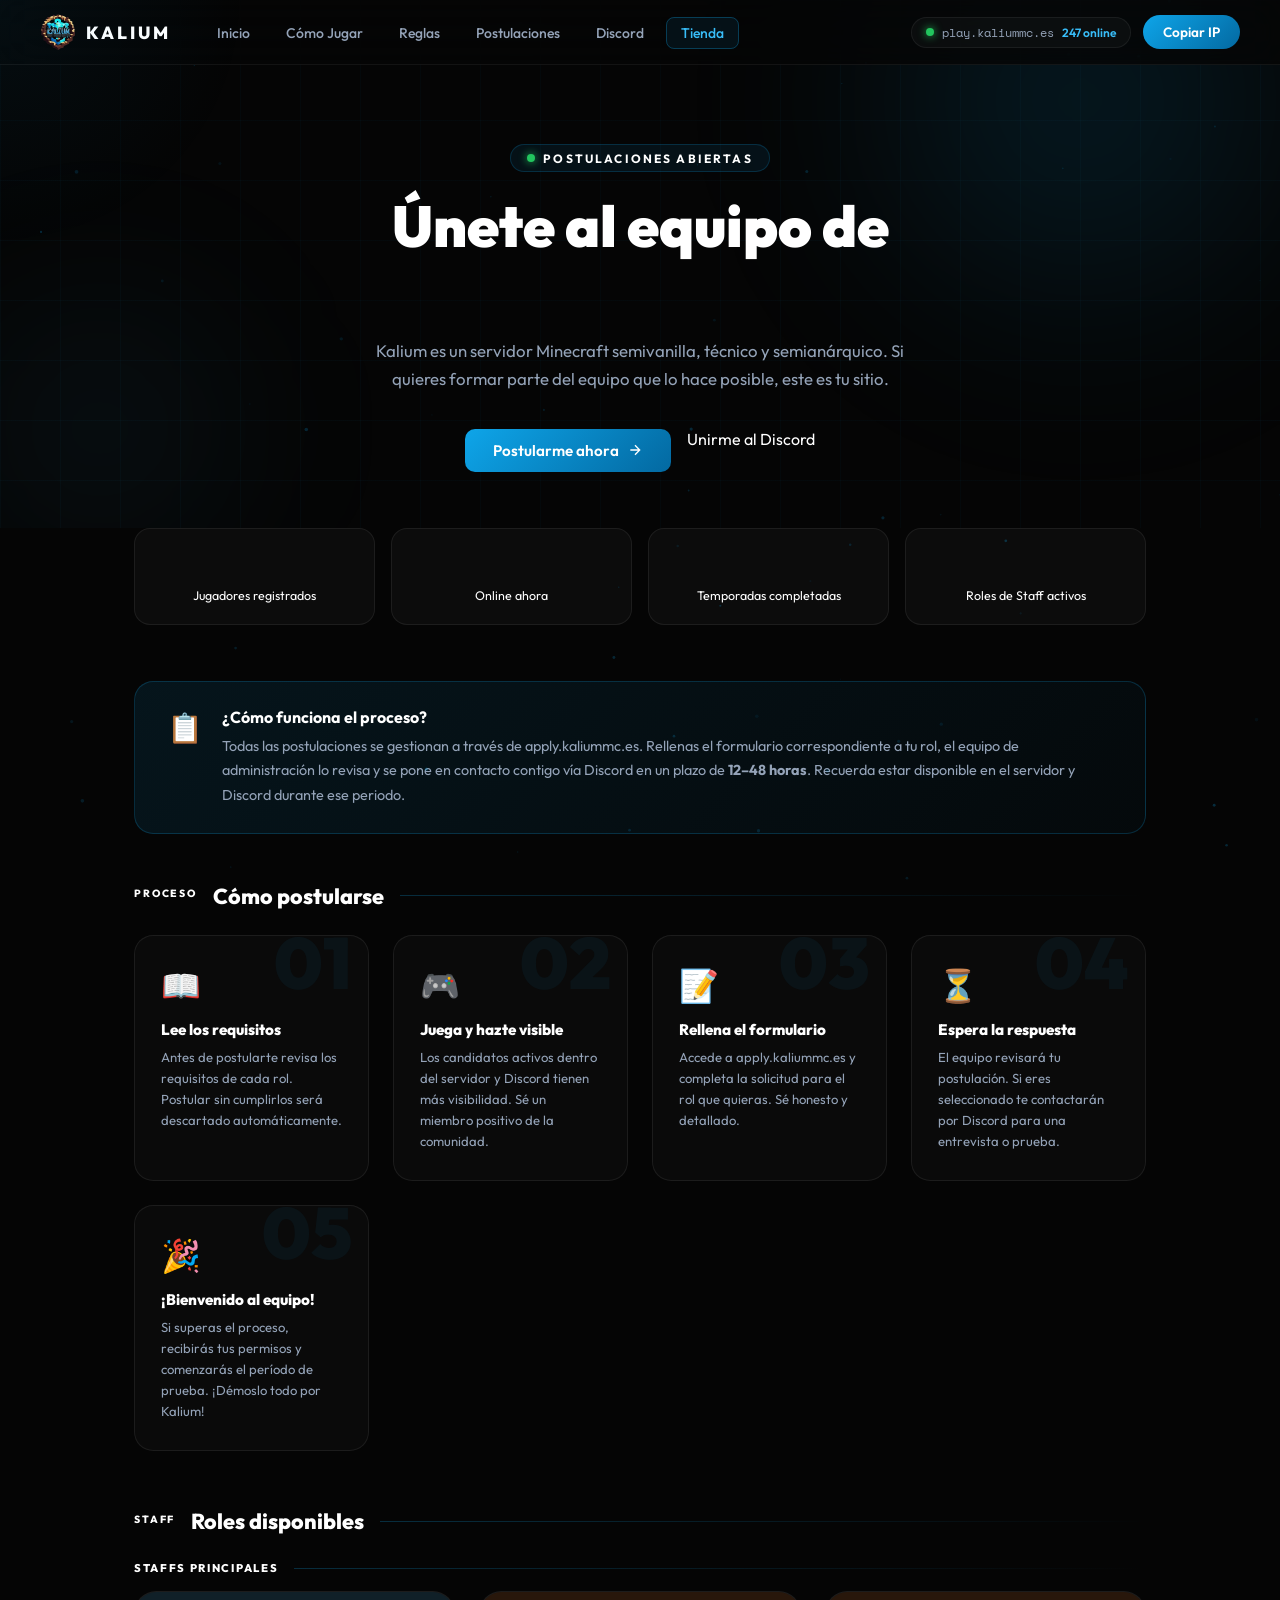
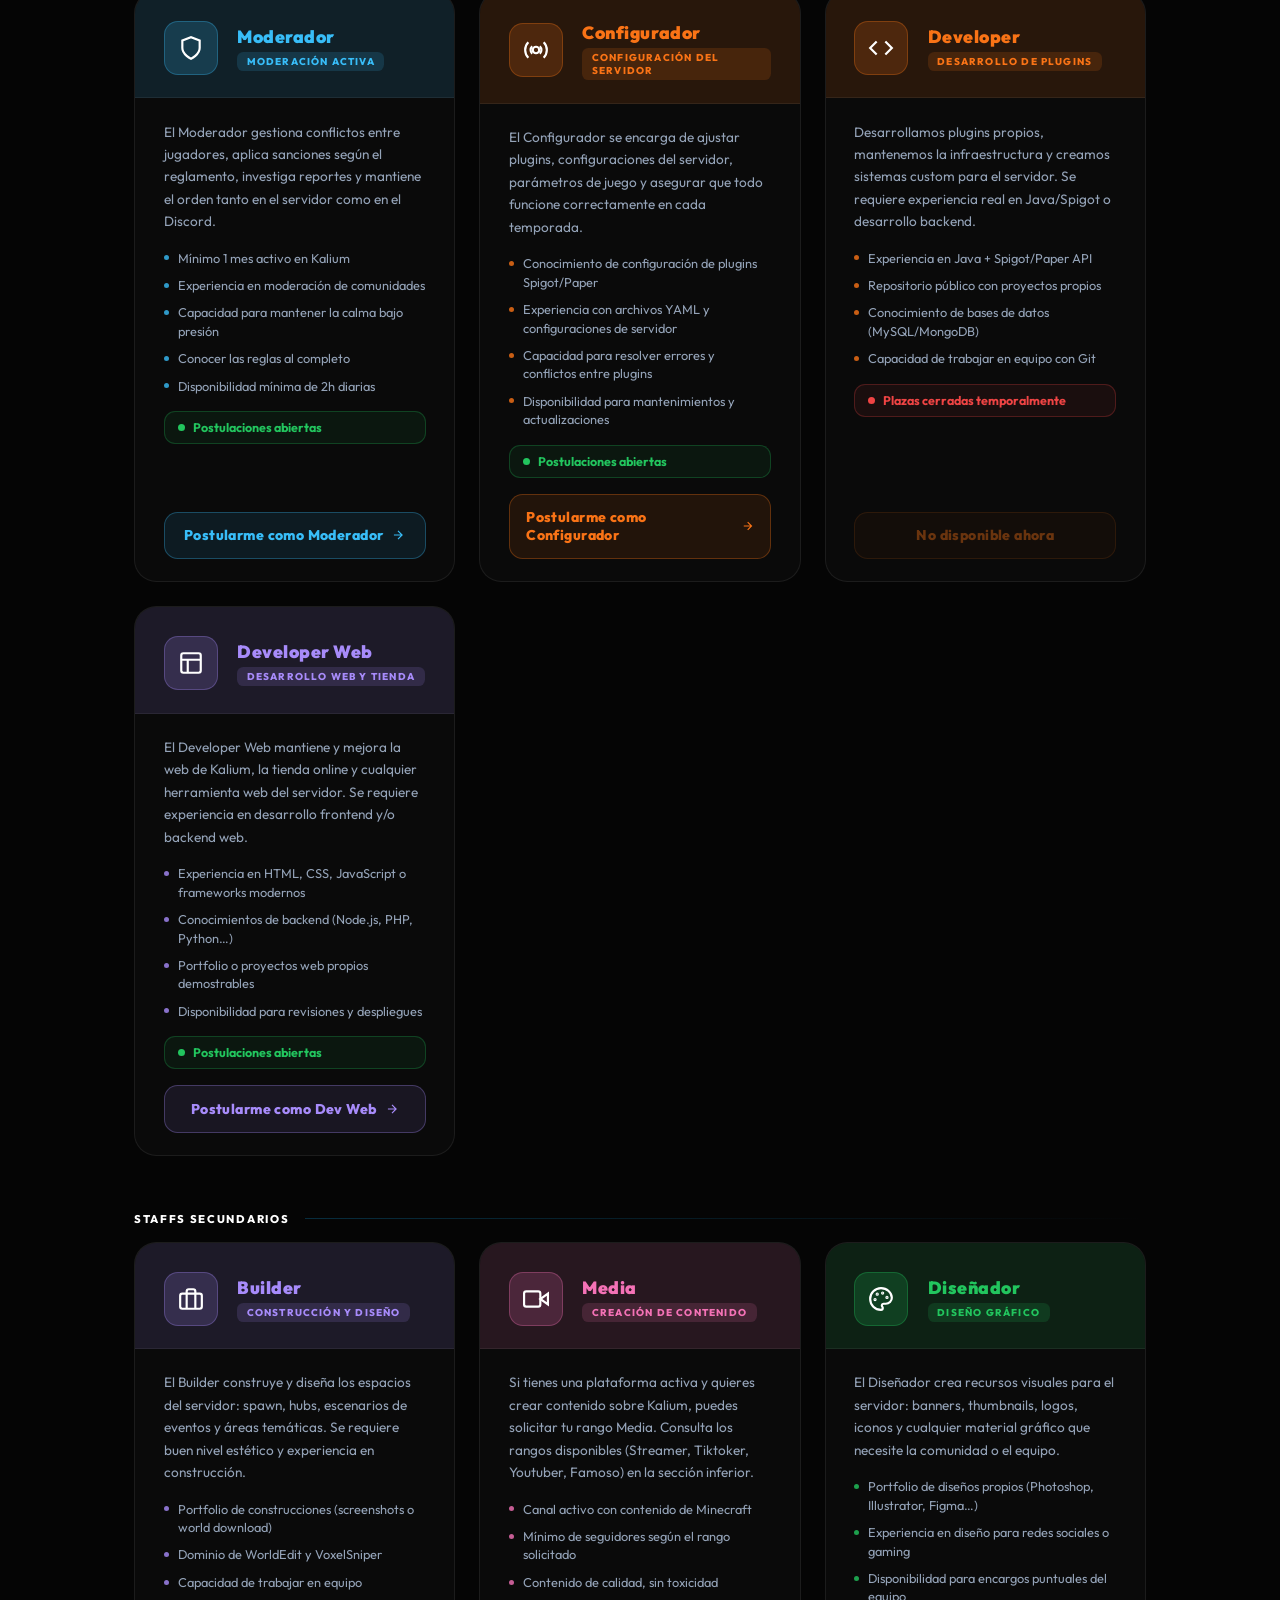
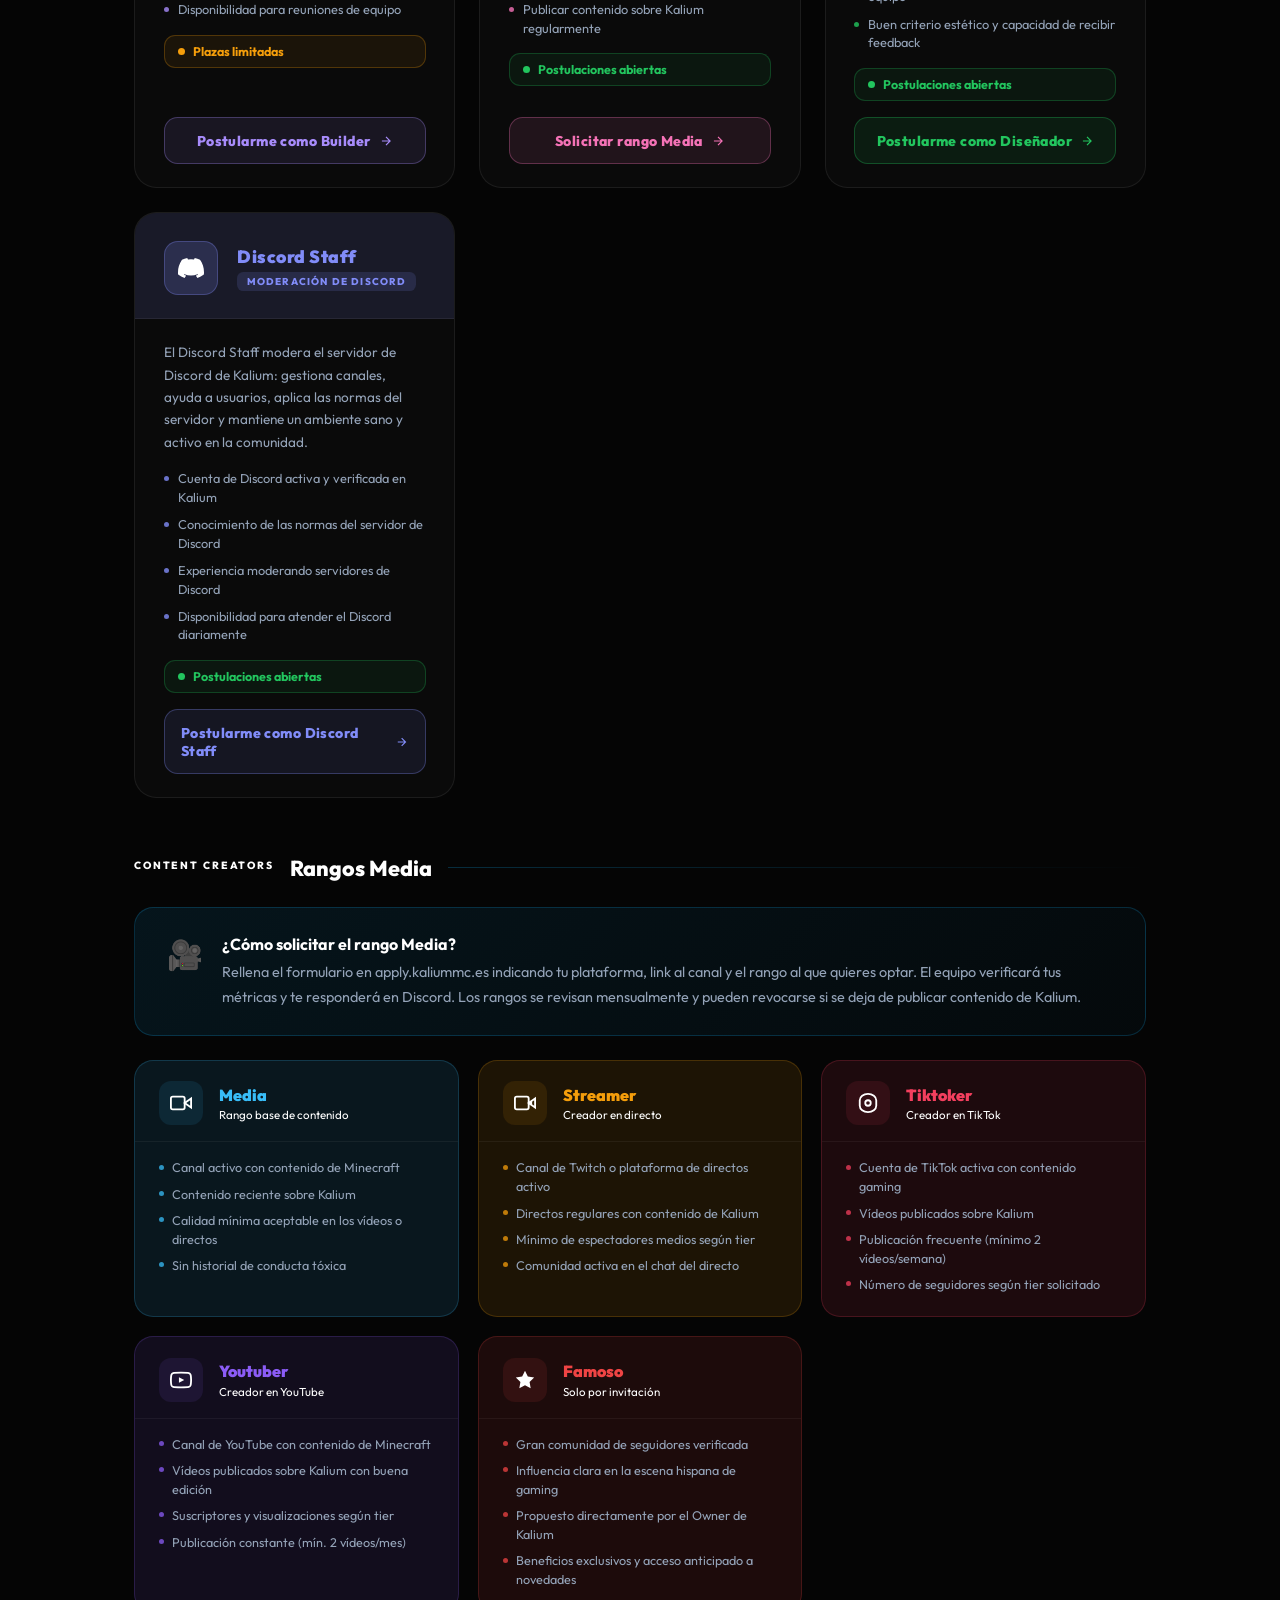
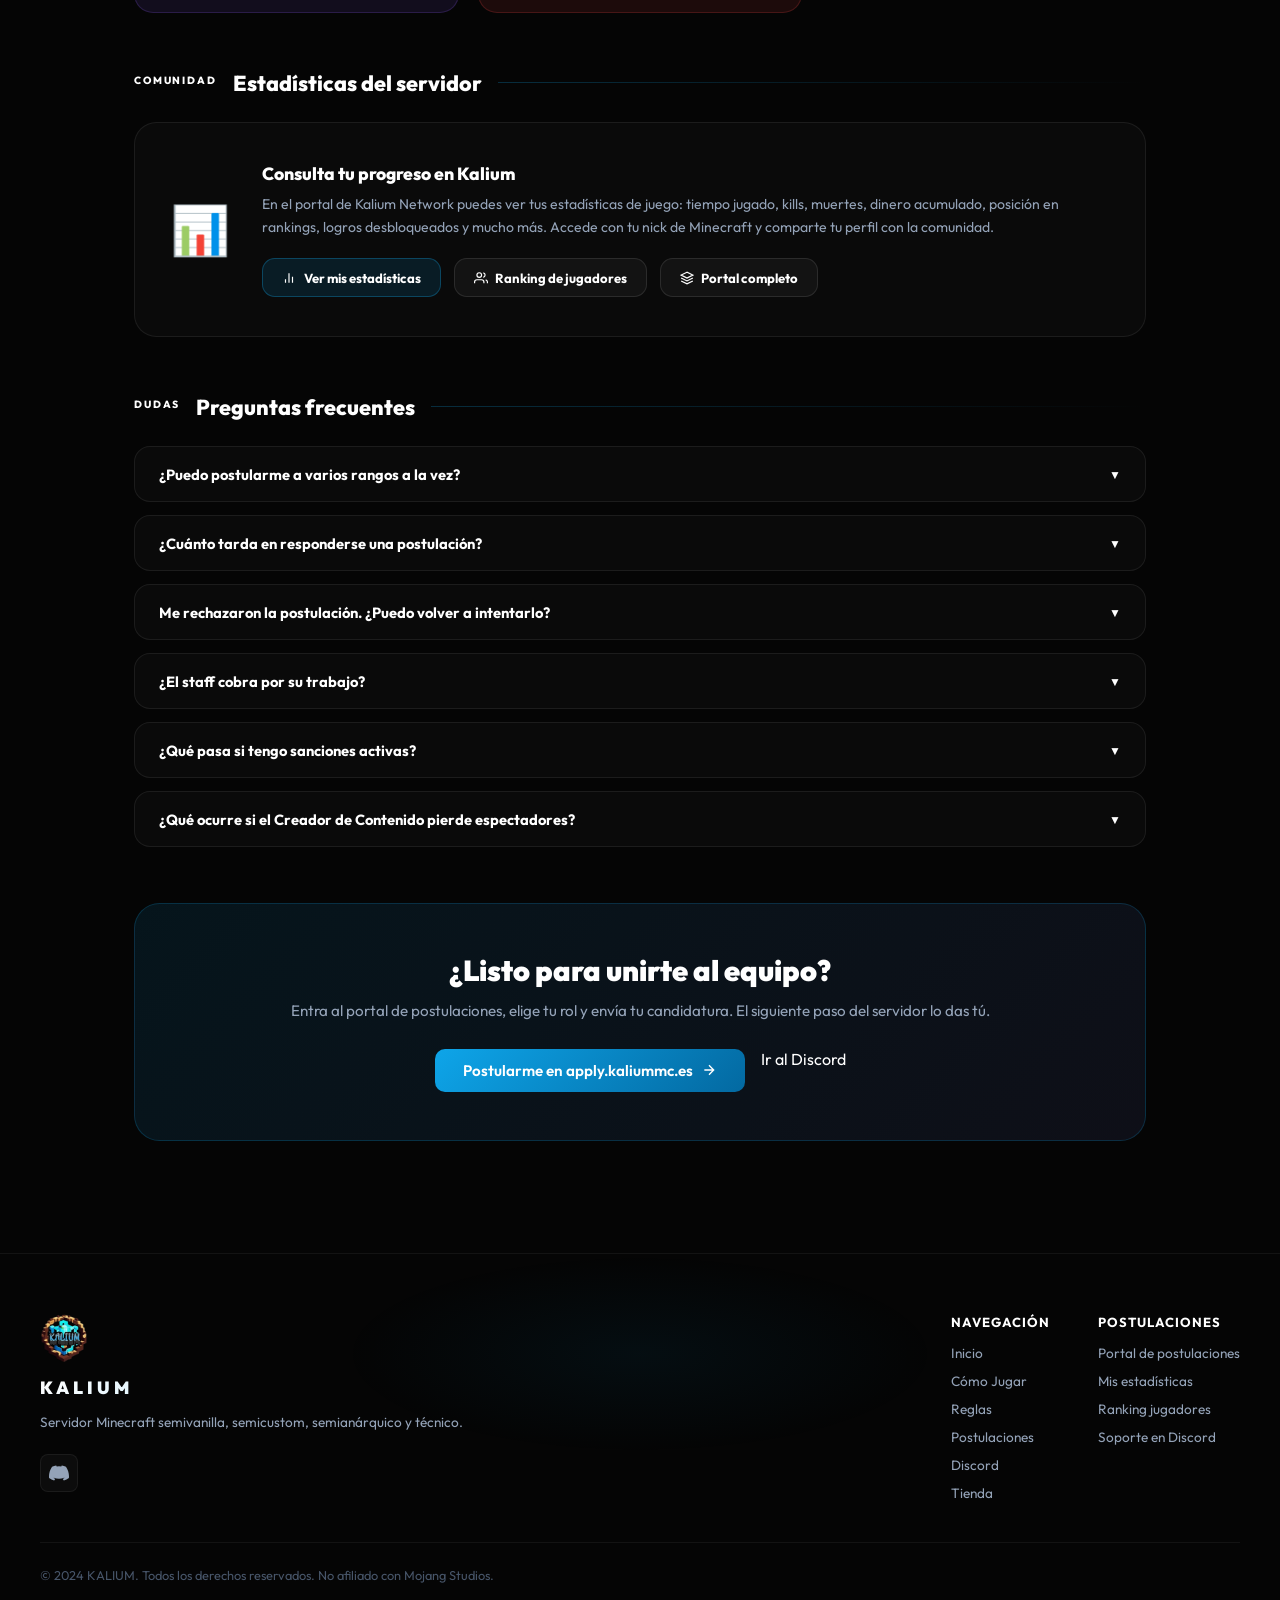
<file: postulaciones (1).html>
<!DOCTYPE html>
<html lang="es">
<head>
  <meta charset="UTF-8" />
  <meta name="viewport" content="width=device-width, initial-scale=1.0" />
  <title>Postulaciones — KALIUM Network</title>
  <meta name="description" content="Únete al equipo de Kalium Network. Postúlate como Helper, Moderador, Builder, Media u otros rangos del staff." />
  <link rel="stylesheet" href="styles.css" />
  <link rel="preconnect" href="https://fonts.googleapis.com" />
  <link rel="preconnect" href="https://fonts.gstatic.com" crossorigin />
  <link href="https://fonts.googleapis.com/css2?family=Outfit:wght@300;400;500;600;700;800;900&family=Space+Mono:wght@400;700&display=swap" rel="stylesheet" />

<style>
/* ═══════════════════════════════════════════
   POSTULACIONES PAGE — STYLES
═══════════════════════════════════════════ */

/* ── PAGE HERO ── */
.apply-hero {
  padding: 9rem 0 3.5rem;
  text-align: center;
  position: relative;
  overflow: hidden;
}
.apply-hero .hero-glow-orb { pointer-events: none; }

.apply-hero-eyebrow {
  display: inline-flex; align-items: center; gap: 0.5rem;
  font-size: 0.75rem; font-weight: 700; letter-spacing: 0.18em;
  text-transform: uppercase; color: var(--sky);
  background: rgba(14,165,233,0.08);
  border: 1px solid rgba(14,165,233,0.2);
  padding: 0.35rem 1rem; border-radius: 2rem;
  margin-bottom: 1.4rem;
}
.apply-hero h1 {
  font-size: clamp(2.2rem, 5vw, 3.6rem);
  font-weight: 900; line-height: 1.08;
  margin-bottom: 1.1rem;
}
.apply-hero h1 .accent {
  background: linear-gradient(135deg, var(--sky) 0%, #818cf8 100%);
  -webkit-background-clip: text; -webkit-text-fill-color: transparent;
}
.apply-hero p {
  font-size: 1.05rem; color: var(--gray-400);
  max-width: 560px; margin: 0 auto 2.2rem; line-height: 1.7;
}
.apply-hero-ctas { display: flex; gap: 1rem; justify-content: center; flex-wrap: wrap; }

/* ── CONTAINER ── */
.apply-container {
  max-width: 1060px;
  margin: 0 auto;
  padding: 0 1.5rem 7rem;
}

/* ── SECTION TITLE ── */
.apply-section-title {
  display: flex; align-items: center; gap: 1rem;
  margin-bottom: 1.6rem;
}
.apply-section-title h2 {
  font-size: 1.35rem; font-weight: 800;
}
.apply-section-title::after {
  content: ''; flex: 1; height: 1px;
  background: linear-gradient(to right, rgba(14,165,233,0.25), transparent);
}
.apply-section-eyebrow {
  font-size: 0.65rem; font-weight: 800; letter-spacing: 0.18em;
  text-transform: uppercase; color: var(--sky);
  margin-bottom: 0.3rem; display: block;
}

/* ── INFO BANNER ── */
.apply-banner {
  background: linear-gradient(135deg, rgba(14,165,233,0.1), rgba(14,165,233,0.03));
  border: 1px solid rgba(14,165,233,0.22);
  border-radius: 1.2rem;
  padding: 1.6rem 2rem;
  margin-bottom: 3rem;
  display: flex; gap: 1.2rem; align-items: flex-start;
}
.apply-banner-icon { font-size: 1.8rem; flex-shrink: 0; margin-top: 2px; }
.apply-banner-body h3 { font-size: 1rem; font-weight: 700; margin-bottom: 0.4rem; color: var(--white); }
.apply-banner-body p { color: var(--gray-400); font-size: 0.9rem; line-height: 1.7; margin: 0; }
.apply-banner-body a { color: var(--sky); text-decoration: none; }
.apply-banner-body a:hover { text-decoration: underline; }

/* ── STATS BAR ── */
.apply-stats {
  display: grid; grid-template-columns: repeat(auto-fit, minmax(160px, 1fr));
  gap: 1rem; margin-bottom: 3.5rem;
}
.apply-stat-card {
  background: rgba(255,255,255,0.03);
  border: 1px solid rgba(255,255,255,0.07);
  border-radius: 1rem; padding: 1.3rem 1.5rem;
  text-align: center;
  transition: border-color 0.25s, transform 0.25s;
}
.apply-stat-card:hover { border-color: rgba(14,165,233,0.25); transform: translateY(-3px); }
.apply-stat-num {
  font-size: 2rem; font-weight: 900;
  background: linear-gradient(135deg, var(--sky), #818cf8);
  -webkit-background-clip: text; -webkit-text-fill-color: transparent;
  line-height: 1;
}
.apply-stat-label { font-size: 0.78rem; color: var(--gray-500); margin-top: 0.4rem; }

/* ── STEP PROCESS ── */
.steps-grid {
  display: grid; grid-template-columns: repeat(auto-fit, minmax(220px, 1fr));
  gap: 1.5rem; margin-bottom: 3.5rem; counter-reset: steps;
}
.step-card {
  background: rgba(255,255,255,0.025);
  border: 1px solid rgba(255,255,255,0.07);
  border-radius: 1.2rem; padding: 1.8rem 1.6rem;
  position: relative; overflow: hidden;
  transition: border-color 0.25s, transform 0.25s;
  counter-increment: steps;
}
.step-card:hover { border-color: rgba(14,165,233,0.3); transform: translateY(-4px); }
.step-card::before {
  content: counter(steps, decimal-leading-zero);
  position: absolute; top: -0.6rem; right: 1rem;
  font-size: 4.5rem; font-weight: 900; color: rgba(14,165,233,0.06);
  font-family: var(--font); line-height: 1; pointer-events: none;
}
.step-icon { font-size: 2rem; margin-bottom: 0.9rem; }
.step-card h3 { font-size: 0.95rem; font-weight: 800; margin-bottom: 0.5rem; color: var(--white); }
.step-card p { font-size: 0.82rem; color: var(--gray-400); line-height: 1.6; margin: 0; }

/* ── RANK CARDS (Staff positions) ── */
.roles-grid {
  display: grid; grid-template-columns: repeat(auto-fill, minmax(300px, 1fr));
  gap: 1.5rem; margin-bottom: 3.5rem;
}
.role-card {
  border-radius: 1.4rem; overflow: hidden;
  border: 1px solid rgba(255,255,255,0.07);
  background: rgba(255,255,255,0.025);
  transition: transform 0.3s, border-color 0.3s, box-shadow 0.3s;
  display: flex; flex-direction: column;
}
.role-card:hover { transform: translateY(-5px); }

/* color tiers */
.role-card.tier-green  { --rc: #22c55e; --rb: rgba(34,197,94,0.12); }
.role-card.tier-blue   { --rc: #38bdf8; --rb: rgba(56,189,248,0.12); }
.role-card.tier-purple { --rc: #a78bfa; --rb: rgba(167,139,250,0.12); }
.role-card.tier-orange { --rc: #f97316; --rb: rgba(249,115,22,0.12); }
.role-card.tier-pink   { --rc: #f472b6; --rb: rgba(244,114,182,0.12); }
.role-card.tier-gold   { --rc: #f59e0b; --rb: rgba(245,158,11,0.12); }

.role-card:hover { border-color: var(--rc); box-shadow: 0 14px 40px color-mix(in srgb, var(--rc) 14%, transparent); }

.role-card-top {
  background: var(--rb);
  padding: 1.8rem 1.8rem 1.4rem;
  display: flex; align-items: center; gap: 1.2rem;
  border-bottom: 1px solid rgba(255,255,255,0.06);
}
.role-icon {
  width: 54px; height: 54px; border-radius: 14px;
  background: color-mix(in srgb, var(--rc) 18%, transparent);
  border: 1px solid color-mix(in srgb, var(--rc) 30%, transparent);
  display: flex; align-items: center; justify-content: center;
  font-size: 1.6rem; flex-shrink: 0;
}
.role-title-wrap { flex: 1; }
.role-name { font-size: 1.1rem; font-weight: 900; color: var(--rc); letter-spacing: 0.03em; }
.role-tag {
  display: inline-block; font-size: 0.62rem; font-weight: 800;
  letter-spacing: 0.12em; text-transform: uppercase;
  padding: 0.2rem 0.6rem; border-radius: 0.4rem;
  margin-top: 0.25rem;
  background: color-mix(in srgb, var(--rc) 15%, transparent);
  color: var(--rc);
}

.role-body { padding: 1.4rem 1.8rem; flex: 1; display: flex; flex-direction: column; gap: 1rem; }
.role-desc { font-size: 0.85rem; color: var(--gray-400); line-height: 1.65; }

.role-reqs { list-style: none; display: flex; flex-direction: column; gap: 0.55rem; }
.role-reqs li {
  display: flex; align-items: flex-start; gap: 0.55rem;
  font-size: 0.8rem; color: var(--gray-400); line-height: 1.45;
}
.role-reqs li::before {
  content: ''; width: 5px; height: 5px; border-radius: 50%;
  background: var(--rc); flex-shrink: 0; margin-top: 0.42rem; opacity: 0.8;
}

.role-status {
  display: flex; align-items: center; gap: 0.5rem;
  font-size: 0.78rem; font-weight: 700;
  padding: 0.5rem 0.8rem; border-radius: 0.7rem;
  border: 1px solid;
}
.role-status.open { color: #22c55e; border-color: rgba(34,197,94,0.25); background: rgba(34,197,94,0.07); }
.role-status.closed { color: #ef4444; border-color: rgba(239,68,68,0.25); background: rgba(239,68,68,0.07); }
.role-status.limited { color: #f59e0b; border-color: rgba(245,158,11,0.25); background: rgba(245,158,11,0.07); }
.role-status-dot { width: 7px; height: 7px; border-radius: 50%; background: currentColor; }
.role-status.open .role-status-dot { animation: pulse-dot 1.8s infinite; }

.role-apply-btn {
  width: 100%; padding: 0.85rem 1rem; margin-top: auto;
  background: color-mix(in srgb, var(--rc) 10%, transparent);
  border: 1.5px solid color-mix(in srgb, var(--rc) 30%, transparent);
  border-radius: 0.85rem; color: var(--rc);
  font-family: var(--font); font-size: 0.88rem; font-weight: 800;
  cursor: pointer; transition: all 0.25s; letter-spacing: 0.03em;
  display: flex; align-items: center; justify-content: center; gap: 0.5rem;
  text-decoration: none;
}
.role-apply-btn:hover {
  background: color-mix(in srgb, var(--rc) 20%, transparent);
  border-color: var(--rc);
  box-shadow: 0 0 20px color-mix(in srgb, var(--rc) 22%, transparent);
}
.role-apply-btn.disabled {
  opacity: 0.4; cursor: not-allowed; pointer-events: none;
}

/* ── MEDIA RANKS ── */
.media-section { margin-bottom: 3.5rem; }
.media-grid {
  display: grid; grid-template-columns: repeat(auto-fill, minmax(260px, 1fr));
  gap: 1.2rem;
}
.media-card {
  border-radius: 1.2rem; border: 1px solid rgba(255,255,255,0.07);
  background: rgba(255,255,255,0.025); overflow: hidden;
  transition: transform 0.25s, border-color 0.25s, box-shadow 0.25s;
}
.media-card:hover { transform: translateY(-4px); }
.media-card-head {
  padding: 1.3rem 1.5rem 1rem;
  display: flex; align-items: center; gap: 1rem;
  border-bottom: 1px solid rgba(255,255,255,0.05);
}
.media-badge {
  width: 44px; height: 44px; border-radius: 12px;
  display: flex; align-items: center; justify-content: center;
  font-size: 1.4rem; flex-shrink: 0;
}
.media-card-body { padding: 1rem 1.5rem 1.4rem; }

/* Media tier colours */
.mc-red   { --mc: #ef4444; background: rgba(239,68,68,.1); border-color: rgba(239,68,68,.25); }
.mc-rose  { --mc: #f43f5e; background: rgba(244,63,94,.1); border-color: rgba(244,63,94,.25); }
.mc-amber { --mc: #f59e0b; background: rgba(245,158,11,.1); border-color: rgba(245,158,11,.25); }
.mc-sky   { --mc: #38bdf8; background: rgba(56,189,248,.1); border-color: rgba(56,189,248,.25); }
.mc-vio   { --mc: #8b5cf6; background: rgba(139,92,246,.1); border-color: rgba(139,92,246,.25); }
.media-card:hover { border-color: var(--mc) !important; box-shadow: 0 10px 30px color-mix(in srgb, var(--mc) 12%, transparent); }
.media-rank-name { font-size: 1rem; font-weight: 900; color: var(--mc); }
.media-rank-sub { font-size: 0.72rem; color: var(--gray-500); margin-top: 0.15rem; }
.media-reqs-list { list-style: none; display: flex; flex-direction: column; gap: 0.45rem; }
.media-reqs-list li {
  display: flex; align-items: flex-start; gap: 0.5rem;
  font-size: 0.79rem; color: var(--gray-400); line-height: 1.5;
}
.media-reqs-list li::before {
  content: ''; width: 5px; height: 5px; border-radius: 50%;
  background: var(--mc); flex-shrink: 0; margin-top: 0.38rem; opacity: 0.75;
}

/* ── STATS LINK SECTION ── */
.stats-link-section { margin-bottom: 3.5rem; }
.stats-card {
  background: rgba(255,255,255,0.025);
  border: 1px solid rgba(255,255,255,0.07);
  border-radius: 1.4rem; padding: 2.4rem 2.2rem;
  display: flex; align-items: center; gap: 2rem;
  transition: border-color 0.25s, transform 0.25s;
}
.stats-card:hover { border-color: rgba(14,165,233,0.3); transform: translateY(-3px); }
.stats-card-icon { font-size: 3rem; flex-shrink: 0; }
.stats-card-body { flex: 1; }
.stats-card-body h3 { font-size: 1.1rem; font-weight: 800; margin-bottom: 0.5rem; }
.stats-card-body p { font-size: 0.88rem; color: var(--gray-400); line-height: 1.65; margin: 0 0 1.2rem; }
.stats-card-links { display: flex; gap: 0.8rem; flex-wrap: wrap; }
.stats-link-btn {
  display: inline-flex; align-items: center; gap: 0.45rem;
  padding: 0.65rem 1.2rem; border-radius: 0.8rem;
  font-family: var(--font); font-size: 0.82rem; font-weight: 700;
  text-decoration: none; transition: all 0.22s; border: 1.5px solid;
}
.stats-link-btn.primary {
  background: rgba(14,165,233,0.12); border-color: rgba(14,165,233,0.3);
  color: var(--sky);
}
.stats-link-btn.primary:hover { background: rgba(14,165,233,0.22); border-color: var(--sky); }
.stats-link-btn.secondary {
  background: rgba(255,255,255,0.04); border-color: rgba(255,255,255,0.1);
  color: var(--gray-300);
}
.stats-link-btn.secondary:hover { background: rgba(255,255,255,0.08); border-color: rgba(255,255,255,0.2); }

/* ── FAQ ── */
.faq-list { display: flex; flex-direction: column; gap: 0.8rem; margin-bottom: 3.5rem; }
.faq-item {
  border-radius: 1rem; border: 1px solid rgba(255,255,255,0.07);
  background: rgba(255,255,255,0.025); overflow: hidden;
}
.faq-header {
  display: flex; align-items: center; justify-content: space-between;
  padding: 1.1rem 1.5rem; cursor: pointer; user-select: none; gap: 1rem;
  transition: background 0.2s;
}
.faq-header:hover { background: rgba(255,255,255,0.03); }
.faq-q { font-size: 0.92rem; font-weight: 700; color: var(--white); }
.faq-arrow { font-size: 0.75rem; color: var(--sky); transition: transform 0.25s; flex-shrink: 0; }
.faq-item.open .faq-arrow { transform: rotate(180deg); }
.faq-body { display: none; padding: 0 1.5rem 1.2rem; }
.faq-item.open .faq-body { display: block; }
.faq-body p { font-size: 0.86rem; color: var(--gray-400); line-height: 1.7; margin: 0; }
.faq-body strong { color: var(--sky); }

/* ── CTA BOTTOM ── */
.apply-cta-box {
  border-radius: 1.6rem;
  background: linear-gradient(135deg, rgba(14,165,233,0.1), rgba(129,140,248,0.08));
  border: 1px solid rgba(14,165,233,0.2);
  padding: 3rem 2.5rem; text-align: center;
}
.apply-cta-box h2 { font-size: 1.8rem; font-weight: 900; margin-bottom: 0.8rem; }
.apply-cta-box p { color: var(--gray-400); font-size: 0.95rem; margin-bottom: 1.8rem; }
.apply-cta-btns { display: flex; gap: 1rem; justify-content: center; flex-wrap: wrap; }

/* ── MOBILE ── */
@media (max-width: 640px) {
  .roles-grid { grid-template-columns: 1fr; }
  .media-grid { grid-template-columns: 1fr; }
  .steps-grid { grid-template-columns: 1fr 1fr; }
  .apply-stats { grid-template-columns: 1fr 1fr; }
  .stats-card { flex-direction: column; text-align: center; }
  .stats-card-links { justify-content: center; }
}
@media (max-width: 420px) {
  .steps-grid { grid-template-columns: 1fr; }
}

/* pulse dot reuse */
@keyframes pulse-dot { 0%,100%{opacity:1} 50%{opacity:.35} }
</style>
</head>
<body>

  <!-- CURSOR GLOW -->
  <div id="cursor-glow"></div>
  <!-- PARTICLES -->
  <canvas id="particles-canvas"></canvas>

  <!-- ══════ NAVBAR ══════ -->
  <nav id="navbar">
    <div class="nav-inner">
      <a href="index.html" class="nav-logo">
        <img src="LOGO.png" alt="Kalium" onerror="this.style.display='none'" />
        <span>KALIUM</span>
      </a>
      <ul class="nav-links">
        <li><a href="index.html">Inicio</a></li>
        <li><a href="comojugar.html">Cómo Jugar</a></li>
        <li><a href="reglas.html">Reglas</a></li>
        <li><a href="postulaciones.html" class="active">Postulaciones</a></li>
        <li><a href="https://discord.gg/JebTuFsWKD" target="_blank">Discord</a></li>
        <li><a href="tienda.html" class="nav-store-link">Tienda</a></li>
      </ul>
      <div class="nav-right">
        <div class="server-status">
          <span class="status-dot"></span>
          <span class="status-ip">play.kaliummc.es</span>
          <span class="status-players" id="online-players">0 online</span>
        </div>
        <button class="btn-connect" onclick="copyIP('play.kaliummc.es')">Copiar IP</button>
      </div>
      <button class="nav-toggle" id="nav-toggle">
        <span></span><span></span><span></span>
      </button>
    </div>
    <div class="mobile-menu" id="mobile-menu">
      <ul>
        <li><a href="index.html">Inicio</a></li>
        <li><a href="comojugar.html">Cómo Jugar</a></li>
        <li><a href="reglas.html">Reglas</a></li>
        <li><a href="postulaciones.html">Postulaciones</a></li>
        <li><a href="https://discord.gg/JebTuFsWKD" target="_blank">Discord</a></li>
        <li><a href="tienda.html">Tienda</a></li>
      </ul>
      <div class="mobile-server">
        <span class="status-dot"></span>
        <span>play.kaliummc.es</span>
        <span id="online-players-mobile">0 online</span>
      </div>
    </div>
  </nav>

  <!-- ══════ HERO ══════ -->
  <section class="apply-hero">
    <div class="hero-glow-orb orb1"></div>
    <div class="hero-glow-orb orb2"></div>
    <div class="hero-bg-grid"></div>
    <div class="container" style="position:relative;z-index:1">
      <div class="apply-hero-eyebrow">
        <span class="status-dot"></span>
        Postulaciones abiertas
      </div>
      <h1>Únete al equipo de<br><span class="accent">KALIUM Network</span></h1>
      <p>Kalium es un servidor Minecraft semivanilla, técnico y semianárquico. Si quieres formar parte del equipo que lo hace posible, este es tu sitio.</p>
      <div class="apply-hero-ctas">
        <a href="https://apply.kaliummc.es/#/register" target="_blank" class="btn-primary">
          <span>Postularme ahora</span>
          <svg width="16" height="16" viewBox="0 0 24 24" fill="none" stroke="currentColor" stroke-width="2"><path d="M5 12h14M12 5l7 7-7 7"/></svg>
        </a>
        <a href="https://discord.gg/JebTuFsWKD" target="_blank" class="btn-ghost">Unirme al Discord</a>
      </div>
    </div>
  </section>

  <!-- ══════ MAIN CONTENT ══════ -->
  <div class="apply-container">

    <!-- STATS BAR -->
    <div class="apply-stats">
      <div class="apply-stat-card">
        <div class="apply-stat-num">+12K</div>
        <div class="apply-stat-label">Jugadores registrados</div>
      </div>
      <div class="apply-stat-card">
        <div class="apply-stat-num">247</div>
        <div class="apply-stat-label">Online ahora</div>
      </div>
      <div class="apply-stat-card">
        <div class="apply-stat-num">3</div>
        <div class="apply-stat-label">Temporadas completadas</div>
      </div>
      <div class="apply-stat-card">
        <div class="apply-stat-num">9</div>
        <div class="apply-stat-label">Roles de Staff activos</div>
      </div>
    </div>

    <!-- INFO BANNER -->
    <div class="apply-banner">
      <div class="apply-banner-icon">📋</div>
      <div class="apply-banner-body">
        <h3>¿Cómo funciona el proceso?</h3>
        <p>
          Todas las postulaciones se gestionan a través de <a href="https://apply.kaliummc.es/#/register" target="_blank">apply.kaliummc.es</a>.
          Rellenas el formulario correspondiente a tu rol, el equipo de administración lo revisa y se pone en contacto contigo vía Discord
          en un plazo de <strong style="color:var(--sky)">12–48 horas</strong>.
          Recuerda estar disponible en el servidor y Discord durante ese periodo.
        </p>
      </div>
    </div>

    <!-- CÓMO POSTULARSE — PASOS -->
    <div style="margin-bottom:3.5rem">
      <div class="apply-section-title">
        <span class="apply-section-eyebrow">Proceso</span>
        <h2>Cómo postularse</h2>
      </div>
      <div class="steps-grid">
        <div class="step-card">
          <div class="step-icon">📖</div>
          <h3>Lee los requisitos</h3>
          <p>Antes de postularte revisa los requisitos de cada rol. Postular sin cumplirlos será descartado automáticamente.</p>
        </div>
        <div class="step-card">
          <div class="step-icon">🎮</div>
          <h3>Juega y hazte visible</h3>
          <p>Los candidatos activos dentro del servidor y Discord tienen más visibilidad. Sé un miembro positivo de la comunidad.</p>
        </div>
        <div class="step-card">
          <div class="step-icon">📝</div>
          <h3>Rellena el formulario</h3>
          <p>Accede a <a href="https://apply.kaliummc.es/#/register" target="_blank" style="color:var(--sky)">apply.kaliummc.es</a> y completa la solicitud para el rol que quieras. Sé honesto y detallado.</p>
        </div>
        <div class="step-card">
          <div class="step-icon">⏳</div>
          <h3>Espera la respuesta</h3>
          <p>El equipo revisará tu postulación. Si eres seleccionado te contactarán por Discord para una entrevista o prueba.</p>
        </div>
        <div class="step-card">
          <div class="step-icon">🎉</div>
          <h3>¡Bienvenido al equipo!</h3>
          <p>Si superas el proceso, recibirás tus permisos y comenzarás el período de prueba. ¡Démoslo todo por Kalium!</p>
        </div>
      </div>
    </div>

    <!-- ROLES DE STAFF -->
    <div style="margin-bottom:3.5rem">
      <div class="apply-section-title">
        <span class="apply-section-eyebrow">Staff</span>
        <h2>Roles disponibles</h2>
      </div>

      <!-- STAFFS PRINCIPALES -->
      <div class="apply-section-title" style="margin-top:0.5rem;margin-bottom:1rem">
        <span style="font-size:0.7rem;font-weight:800;letter-spacing:0.15em;text-transform:uppercase;color:var(--sky)">Staffs Principales</span>
      </div>
      <div class="roles-grid">

        <!-- MODERADOR -->
        <div class="role-card tier-blue">
          <div class="role-card-top">
            <div class="role-icon">
              <svg width="26" height="26" viewBox="0 0 24 24" fill="none" stroke="currentColor" stroke-width="2"><path d="M12 22s8-4 8-10V5l-8-3-8 3v7c0 6 8 10 8 10z"/></svg>
            </div>
            <div class="role-title-wrap">
              <div class="role-name">Moderador</div>
              <span class="role-tag">Moderación activa</span>
            </div>
          </div>
          <div class="role-body">
            <p class="role-desc">El Moderador gestiona conflictos entre jugadores, aplica sanciones según el reglamento, investiga reportes y mantiene el orden tanto en el servidor como en el Discord.</p>
            <ul class="role-reqs">
              <li>Mínimo 1 mes activo en Kalium</li>
              <li>Experiencia en moderación de comunidades</li>
              <li>Capacidad para mantener la calma bajo presión</li>
              <li>Conocer las reglas al completo</li>
              <li>Disponibilidad mínima de 2h diarias</li>
            </ul>
            <div class="role-status open">
              <span class="role-status-dot"></span> Postulaciones abiertas
            </div>
            <a href="https://apply.kaliummc.es/#/register" target="_blank" class="role-apply-btn">
              Postularme como Moderador
              <svg width="14" height="14" viewBox="0 0 24 24" fill="none" stroke="currentColor" stroke-width="2"><path d="M5 12h14M12 5l7 7-7 7"/></svg>
            </a>
          </div>
        </div>

        <!-- CONFIGURADOR -->
        <div class="role-card tier-orange">
          <div class="role-card-top">
            <div class="role-icon">
              <svg width="26" height="26" viewBox="0 0 24 24" fill="none" stroke="currentColor" stroke-width="2"><circle cx="12" cy="12" r="3"/><path d="M19.07 4.93a10 10 0 0 1 0 14.14M4.93 4.93a10 10 0 0 0 0 14.14"/><path d="M15.54 8.46a5 5 0 0 1 0 7.07M8.46 8.46a5 5 0 0 0 0 7.07"/></svg>
            </div>
            <div class="role-title-wrap">
              <div class="role-name">Configurador</div>
              <span class="role-tag">Configuración del servidor</span>
            </div>
          </div>
          <div class="role-body">
            <p class="role-desc">El Configurador se encarga de ajustar plugins, configuraciones del servidor, parámetros de juego y asegurar que todo funcione correctamente en cada temporada.</p>
            <ul class="role-reqs">
              <li>Conocimiento de configuración de plugins Spigot/Paper</li>
              <li>Experiencia con archivos YAML y configuraciones de servidor</li>
              <li>Capacidad para resolver errores y conflictos entre plugins</li>
              <li>Disponibilidad para mantenimientos y actualizaciones</li>
            </ul>
            <div class="role-status open">
              <span class="role-status-dot"></span> Postulaciones abiertas
            </div>
            <a href="https://apply.kaliummc.es/#/register" target="_blank" class="role-apply-btn">
              Postularme como Configurador
              <svg width="14" height="14" viewBox="0 0 24 24" fill="none" stroke="currentColor" stroke-width="2"><path d="M5 12h14M12 5l7 7-7 7"/></svg>
            </a>
          </div>
        </div>

        <!-- DEVELOPER -->
        <div class="role-card tier-orange" style="--rc:#f97316;--rb:rgba(249,115,22,0.12)">
          <div class="role-card-top">
            <div class="role-icon">
              <svg width="26" height="26" viewBox="0 0 24 24" fill="none" stroke="currentColor" stroke-width="2"><polyline points="16 18 22 12 16 6"/><polyline points="8 6 2 12 8 18"/></svg>
            </div>
            <div class="role-title-wrap">
              <div class="role-name">Developer</div>
              <span class="role-tag">Desarrollo de plugins</span>
            </div>
          </div>
          <div class="role-body">
            <p class="role-desc">Desarrollamos plugins propios, mantenemos la infraestructura y creamos sistemas custom para el servidor. Se requiere experiencia real en Java/Spigot o desarrollo backend.</p>
            <ul class="role-reqs">
              <li>Experiencia en Java + Spigot/Paper API</li>
              <li>Repositorio público con proyectos propios</li>
              <li>Conocimiento de bases de datos (MySQL/MongoDB)</li>
              <li>Capacidad de trabajar en equipo con Git</li>
            </ul>
            <div class="role-status closed">
              <span class="role-status-dot"></span> Plazas cerradas temporalmente
            </div>
            <a href="https://apply.kaliummc.es/#/register" target="_blank" class="role-apply-btn disabled">
              No disponible ahora
            </a>
          </div>
        </div>

        <!-- DEVELOPER WEB -->
        <div class="role-card tier-purple">
          <div class="role-card-top">
            <div class="role-icon">
              <svg width="26" height="26" viewBox="0 0 24 24" fill="none" stroke="currentColor" stroke-width="2"><rect x="3" y="3" width="18" height="18" rx="2"/><path d="M3 9h18M9 21V9"/></svg>
            </div>
            <div class="role-title-wrap">
              <div class="role-name">Developer Web</div>
              <span class="role-tag">Desarrollo web y tienda</span>
            </div>
          </div>
          <div class="role-body">
            <p class="role-desc">El Developer Web mantiene y mejora la web de Kalium, la tienda online y cualquier herramienta web del servidor. Se requiere experiencia en desarrollo frontend y/o backend web.</p>
            <ul class="role-reqs">
              <li>Experiencia en HTML, CSS, JavaScript o frameworks modernos</li>
              <li>Conocimientos de backend (Node.js, PHP, Python…)</li>
              <li>Portfolio o proyectos web propios demostrables</li>
              <li>Disponibilidad para revisiones y despliegues</li>
            </ul>
            <div class="role-status open">
              <span class="role-status-dot"></span> Postulaciones abiertas
            </div>
            <a href="https://apply.kaliummc.es/#/register" target="_blank" class="role-apply-btn">
              Postularme como Dev Web
              <svg width="14" height="14" viewBox="0 0 24 24" fill="none" stroke="currentColor" stroke-width="2"><path d="M5 12h14M12 5l7 7-7 7"/></svg>
            </a>
          </div>
        </div>

      </div>

      <!-- STAFFS SECUNDARIOS -->
      <div class="apply-section-title" style="margin-top:2.5rem;margin-bottom:1rem">
        <span style="font-size:0.7rem;font-weight:800;letter-spacing:0.15em;text-transform:uppercase;color:var(--sky)">Staffs Secundarios</span>
      </div>
      <div class="roles-grid">

        <!-- BUILDER -->
        <div class="role-card tier-purple" style="--rc:#a78bfa;--rb:rgba(167,139,250,0.12)">
          <div class="role-card-top">
            <div class="role-icon">
              <svg width="26" height="26" viewBox="0 0 24 24" fill="none" stroke="currentColor" stroke-width="2"><rect x="2" y="7" width="20" height="14" rx="2"/><path d="M16 21V5a2 2 0 0 0-2-2h-4a2 2 0 0 0-2 2v16"/></svg>
            </div>
            <div class="role-title-wrap">
              <div class="role-name">Builder</div>
              <span class="role-tag">Construcción y diseño</span>
            </div>
          </div>
          <div class="role-body">
            <p class="role-desc">El Builder construye y diseña los espacios del servidor: spawn, hubs, escenarios de eventos y áreas temáticas. Se requiere buen nivel estético y experiencia en construcción.</p>
            <ul class="role-reqs">
              <li>Portfolio de construcciones (screenshots o world download)</li>
              <li>Dominio de WorldEdit y VoxelSniper</li>
              <li>Capacidad de trabajar en equipo</li>
              <li>Disponibilidad para reuniones de equipo</li>
            </ul>
            <div class="role-status limited">
              <span class="role-status-dot"></span> Plazas limitadas
            </div>
            <a href="https://apply.kaliummc.es/#/register" target="_blank" class="role-apply-btn">
              Postularme como Builder
              <svg width="14" height="14" viewBox="0 0 24 24" fill="none" stroke="currentColor" stroke-width="2"><path d="M5 12h14M12 5l7 7-7 7"/></svg>
            </a>
          </div>
        </div>

        <!-- MEDIA -->
        <div class="role-card tier-pink">
          <div class="role-card-top">
            <div class="role-icon">
              <svg width="26" height="26" viewBox="0 0 24 24" fill="none" stroke="currentColor" stroke-width="2"><polygon points="23 7 16 12 23 17 23 7"/><rect x="1" y="5" width="15" height="14" rx="2"/></svg>
            </div>
            <div class="role-title-wrap">
              <div class="role-name">Media</div>
              <span class="role-tag">Creación de contenido</span>
            </div>
          </div>
          <div class="role-body">
            <p class="role-desc">Si tienes una plataforma activa y quieres crear contenido sobre Kalium, puedes solicitar tu rango Media. Consulta los rangos disponibles (Streamer, Tiktoker, Youtuber, Famoso) en la sección inferior.</p>
            <ul class="role-reqs">
              <li>Canal activo con contenido de Minecraft</li>
              <li>Mínimo de seguidores según el rango solicitado</li>
              <li>Contenido de calidad, sin toxicidad</li>
              <li>Publicar contenido sobre Kalium regularmente</li>
            </ul>
            <div class="role-status open">
              <span class="role-status-dot"></span> Postulaciones abiertas
            </div>
            <a href="https://apply.kaliummc.es/#/register" target="_blank" class="role-apply-btn">
              Solicitar rango Media
              <svg width="14" height="14" viewBox="0 0 24 24" fill="none" stroke="currentColor" stroke-width="2"><path d="M5 12h14M12 5l7 7-7 7"/></svg>
            </a>
          </div>
        </div>

        <!-- DISEÑADOR -->
        <div class="role-card tier-green" style="--rc:#22c55e;--rb:rgba(34,197,94,0.12)">
          <div class="role-card-top">
            <div class="role-icon">
              <svg width="26" height="26" viewBox="0 0 24 24" fill="none" stroke="currentColor" stroke-width="2"><circle cx="13.5" cy="6.5" r=".5" fill="currentColor"/><circle cx="17.5" cy="10.5" r=".5" fill="currentColor"/><circle cx="8.5" cy="7.5" r=".5" fill="currentColor"/><circle cx="6.5" cy="12.5" r=".5" fill="currentColor"/><path d="M12 2C6.5 2 2 6.5 2 12s4.5 10 10 10c.926 0 1.648-.746 1.648-1.688 0-.437-.18-.835-.437-1.125-.29-.289-.438-.652-.438-1.125a1.64 1.64 0 0 1 1.668-1.668h1.996c3.051 0 5.555-2.503 5.555-5.554C21.965 6.012 17.461 2 12 2z"/></svg>
            </div>
            <div class="role-title-wrap">
              <div class="role-name">Diseñador</div>
              <span class="role-tag">Diseño gráfico</span>
            </div>
          </div>
          <div class="role-body">
            <p class="role-desc">El Diseñador crea recursos visuales para el servidor: banners, thumbnails, logos, iconos y cualquier material gráfico que necesite la comunidad o el equipo.</p>
            <ul class="role-reqs">
              <li>Portfolio de diseños propios (Photoshop, Illustrator, Figma…)</li>
              <li>Experiencia en diseño para redes sociales o gaming</li>
              <li>Disponibilidad para encargos puntuales del equipo</li>
              <li>Buen criterio estético y capacidad de recibir feedback</li>
            </ul>
            <div class="role-status open">
              <span class="role-status-dot"></span> Postulaciones abiertas
            </div>
            <a href="https://apply.kaliummc.es/#/register" target="_blank" class="role-apply-btn">
              Postularme como Diseñador
              <svg width="14" height="14" viewBox="0 0 24 24" fill="none" stroke="currentColor" stroke-width="2"><path d="M5 12h14M12 5l7 7-7 7"/></svg>
            </a>
          </div>
        </div>

        <!-- DISCORD STAFF -->
        <div class="role-card tier-blue" style="--rc:#818cf8;--rb:rgba(129,140,248,0.12)">
          <div class="role-card-top">
            <div class="role-icon">
              <svg width="26" height="26" viewBox="0 0 24 24" fill="currentColor"><path d="M20.317 4.37a19.791 19.791 0 0 0-4.885-1.515.074.074 0 0 0-.079.037c-.21.375-.444.864-.608 1.25a18.27 18.27 0 0 0-5.487 0 12.64 12.64 0 0 0-.617-1.25.077.077 0 0 0-.079-.037A19.736 19.736 0 0 0 3.677 4.37a.07.07 0 0 0-.032.027C.533 9.046-.32 13.58.099 18.057c.001.022.014.043.031.054a19.9 19.9 0 0 0 5.993 3.03.078.078 0 0 0 .084-.028c.462-.63.874-1.295 1.226-1.994a.076.076 0 0 0-.041-.106 13.107 13.107 0 0 1-1.872-.892.077.077 0 0 1-.008-.128 10.2 10.2 0 0 0 .372-.292.074.074 0 0 1 .077-.01c3.928 1.793 8.18 1.793 12.062 0a.074.074 0 0 1 .078.01c.12.098.246.198.373.292a.077.077 0 0 1-.006.127 12.299 12.299 0 0 1-1.873.892.077.077 0 0 0-.041.107c.36.698.772 1.362 1.225 1.993a.076.076 0 0 0 .084.028 19.839 19.839 0 0 0 6.002-3.03.077.077 0 0 0 .032-.054c.5-5.177-.838-9.674-3.549-13.66a.061.061 0 0 0-.031-.03z"/></svg>
            </div>
            <div class="role-title-wrap">
              <div class="role-name">Discord Staff</div>
              <span class="role-tag">Moderación de Discord</span>
            </div>
          </div>
          <div class="role-body">
            <p class="role-desc">El Discord Staff modera el servidor de Discord de Kalium: gestiona canales, ayuda a usuarios, aplica las normas del servidor y mantiene un ambiente sano y activo en la comunidad.</p>
            <ul class="role-reqs">
              <li>Cuenta de Discord activa y verificada en Kalium</li>
              <li>Conocimiento de las normas del servidor de Discord</li>
              <li>Experiencia moderando servidores de Discord</li>
              <li>Disponibilidad para atender el Discord diariamente</li>
            </ul>
            <div class="role-status open">
              <span class="role-status-dot"></span> Postulaciones abiertas
            </div>
            <a href="https://apply.kaliummc.es/#/register" target="_blank" class="role-apply-btn">
              Postularme como Discord Staff
              <svg width="14" height="14" viewBox="0 0 24 24" fill="none" stroke="currentColor" stroke-width="2"><path d="M5 12h14M12 5l7 7-7 7"/></svg>
            </a>
          </div>
        </div>

      </div>
    </div>

    <!-- RANGOS MEDIA -->
    <div class="media-section">
      <div class="apply-section-title">
        <span class="apply-section-eyebrow">Content Creators</span>
        <h2>Rangos Media</h2>
      </div>
      <div class="apply-banner" style="margin-bottom:1.5rem">
        <div class="apply-banner-icon">🎥</div>
        <div class="apply-banner-body">
          <h3>¿Cómo solicitar el rango Media?</h3>
          <p>Rellena el formulario en <a href="https://apply.kaliummc.es/#/register" target="_blank">apply.kaliummc.es</a> indicando tu plataforma, link al canal y el rango al que quieres optar. El equipo verificará tus métricas y te responderá en Discord. Los rangos se revisan mensualmente y pueden revocarse si se deja de publicar contenido de Kalium.</p>
        </div>
      </div>
      <div class="media-grid">

        <div class="media-card mc-sky" style="border-color:rgba(56,189,248,0.2)">
          <div class="media-card-head">
            <div class="media-badge mc-sky">
              <svg width="22" height="22" viewBox="0 0 24 24" fill="none" stroke="currentColor" stroke-width="2"><polygon points="23 7 16 12 23 17 23 7"/><rect x="1" y="5" width="15" height="14" rx="2"/></svg>
            </div>
            <div>
              <div class="media-rank-name">Media</div>
              <div class="media-rank-sub">Rango base de contenido</div>
            </div>
          </div>
          <div class="media-card-body">
            <ul class="media-reqs-list">
              <li>Canal activo con contenido de Minecraft</li>
              <li>Contenido reciente sobre Kalium</li>
              <li>Calidad mínima aceptable en los vídeos o directos</li>
              <li>Sin historial de conducta tóxica</li>
            </ul>
          </div>
        </div>

        <div class="media-card mc-amber" style="border-color:rgba(245,158,11,0.2)">
          <div class="media-card-head">
            <div class="media-badge mc-amber">
              <svg width="22" height="22" viewBox="0 0 24 24" fill="none" stroke="currentColor" stroke-width="2"><path d="M23 7l-7 5 7 5V7z"/><rect x="1" y="5" width="15" height="14" rx="2"/><circle cx="18" cy="12" r="1" fill="currentColor"/></svg>
            </div>
            <div>
              <div class="media-rank-name">Streamer</div>
              <div class="media-rank-sub">Creador en directo</div>
            </div>
          </div>
          <div class="media-card-body">
            <ul class="media-reqs-list">
              <li>Canal de Twitch o plataforma de directos activo</li>
              <li>Directos regulares con contenido de Kalium</li>
              <li>Mínimo de espectadores medios según tier</li>
              <li>Comunidad activa en el chat del directo</li>
            </ul>
          </div>
        </div>

        <div class="media-card mc-rose" style="border-color:rgba(244,63,94,0.2)">
          <div class="media-card-head">
            <div class="media-badge mc-rose">
              <svg width="22" height="22" viewBox="0 0 24 24" fill="none" stroke="currentColor" stroke-width="2"><path d="M9 12a3 3 0 1 0 6 0 3 3 0 0 0-6 0"/><path d="M3 9a9 7 0 0 1 18 0v6a9 7 0 0 1-18 0V9z"/></svg>
            </div>
            <div>
              <div class="media-rank-name">Tiktoker</div>
              <div class="media-rank-sub">Creador en TikTok</div>
            </div>
          </div>
          <div class="media-card-body">
            <ul class="media-reqs-list">
              <li>Cuenta de TikTok activa con contenido gaming</li>
              <li>Vídeos publicados sobre Kalium</li>
              <li>Publicación frecuente (mínimo 2 vídeos/semana)</li>
              <li>Número de seguidores según tier solicitado</li>
            </ul>
          </div>
        </div>

        <div class="media-card mc-vio" style="border-color:rgba(139,92,246,0.2)">
          <div class="media-card-head">
            <div class="media-badge mc-vio">
              <svg width="22" height="22" viewBox="0 0 24 24" fill="none" stroke="currentColor" stroke-width="2"><path d="M22.54 6.42a2.78 2.78 0 0 0-1.94-1.96C18.88 4 12 4 12 4s-6.88 0-8.6.46a2.78 2.78 0 0 0-1.94 1.96A29 29 0 0 0 1 12a29 29 0 0 0 .46 5.58A2.78 2.78 0 0 0 3.4 19.54C5.12 20 12 20 12 20s6.88 0 8.6-.46a2.78 2.78 0 0 0 1.94-1.96A29 29 0 0 0 23 12a29 29 0 0 0-.46-5.58z"/><polygon points="9.75 15.02 15.5 12 9.75 8.98 9.75 15.02" fill="currentColor" stroke="none"/></svg>
            </div>
            <div>
              <div class="media-rank-name">Youtuber</div>
              <div class="media-rank-sub">Creador en YouTube</div>
            </div>
          </div>
          <div class="media-card-body">
            <ul class="media-reqs-list">
              <li>Canal de YouTube con contenido de Minecraft</li>
              <li>Vídeos publicados sobre Kalium con buena edición</li>
              <li>Suscriptores y visualizaciones según tier</li>
              <li>Publicación constante (mín. 2 vídeos/mes)</li>
            </ul>
          </div>
        </div>

        <div class="media-card mc-red" style="border-color:rgba(239,68,68,0.2)">
          <div class="media-card-head">
            <div class="media-badge mc-red">
              <svg width="22" height="22" viewBox="0 0 24 24" fill="none" stroke="currentColor" stroke-width="2"><polygon points="12 2 15.09 8.26 22 9.27 17 14.14 18.18 21.02 12 17.77 5.82 21.02 7 14.14 2 9.27 8.91 8.26 12 2" fill="currentColor" stroke="none"/></svg>
            </div>
            <div>
              <div class="media-rank-name">Famoso</div>
              <div class="media-rank-sub">Solo por invitación</div>
            </div>
          </div>
          <div class="media-card-body">
            <ul class="media-reqs-list">
              <li>Gran comunidad de seguidores verificada</li>
              <li>Influencia clara en la escena hispana de gaming</li>
              <li>Propuesto directamente por el Owner de Kalium</li>
              <li>Beneficios exclusivos y acceso anticipado a novedades</li>
            </ul>
          </div>
        </div>

      </div>
    </div>

    <!-- ESTADÍSTICAS -->
    <div class="stats-link-section">
      <div class="apply-section-title">
        <span class="apply-section-eyebrow">Comunidad</span>
        <h2>Estadísticas del servidor</h2>
      </div>
      <div class="stats-card">
        <div class="stats-card-icon">📊</div>
        <div class="stats-card-body">
          <h3>Consulta tu progreso en Kalium</h3>
          <p>
            En el portal de Kalium Network puedes ver tus estadísticas de juego: tiempo jugado, kills, muertes, dinero acumulado, posición en rankings, logros desbloqueados y mucho más.
            Accede con tu nick de Minecraft y comparte tu perfil con la comunidad.
          </p>
          <div class="stats-card-links">
            <a href="https://apply.kaliummc.es/#/register" target="_blank" class="stats-link-btn primary">
              <svg width="14" height="14" viewBox="0 0 24 24" fill="none" stroke="currentColor" stroke-width="2"><path d="M18 20V10M12 20V4M6 20v-6"/></svg>
              Ver mis estadísticas
            </a>
            <a href="https://apply.kaliummc.es/#/register" target="_blank" class="stats-link-btn secondary">
              <svg width="14" height="14" viewBox="0 0 24 24" fill="none" stroke="currentColor" stroke-width="2"><path d="M17 21v-2a4 4 0 0 0-4-4H5a4 4 0 0 0-4 4v2"/><circle cx="9" cy="7" r="4"/><path d="M23 21v-2a4 4 0 0 0-3-3.87M16 3.13a4 4 0 0 1 0 7.75"/></svg>
              Ranking de jugadores
            </a>
            <a href="https://apply.kaliummc.es/#/register" target="_blank" class="stats-link-btn secondary">
              <svg width="14" height="14" viewBox="0 0 24 24" fill="none" stroke="currentColor" stroke-width="2"><path d="M12 2L2 7l10 5 10-5-10-5zM2 17l10 5 10-5M2 12l10 5 10-5"/></svg>
              Portal completo
            </a>
          </div>
        </div>
      </div>
    </div>

    <!-- FAQ -->
    <div style="margin-bottom:3.5rem">
      <div class="apply-section-title">
        <span class="apply-section-eyebrow">Dudas</span>
        <h2>Preguntas frecuentes</h2>
      </div>
      <div class="faq-list">
        <div class="faq-item">
          <div class="faq-header" onclick="toggleFaq(this)">
            <span class="faq-q">¿Puedo postularme a varios rangos a la vez?</span>
            <span class="faq-arrow">▼</span>
          </div>
          <div class="faq-body"><p>Sí, puedes hacerlo. Además, podrás repartir el trabajo entre los dos rangos para ascender más fácilmente.</p></div>
        </div>
        <div class="faq-item">
          <div class="faq-header" onclick="toggleFaq(this)">
            <span class="faq-q">¿Cuánto tarda en responderse una postulación?</span>
            <span class="faq-arrow">▼</span>
          </div>
          <div class="faq-body"><p>Hasta que el Equipo Administrativo vote. Suele tardar entre <strong>12 y 48 horas</strong>.</p></div>
        </div>
        <div class="faq-item">
          <div class="faq-header" onclick="toggleFaq(this)">
            <span class="faq-q">Me rechazaron la postulación. ¿Puedo volver a intentarlo?</span>
            <span class="faq-arrow">▼</span>
          </div>
          <div class="faq-body"><p>Sí, podrás intentarlo de nuevo pasadas <strong>dos semanas</strong> desde la fecha del rechazo.</p></div>
        </div>
        <div class="faq-item">
          <div class="faq-header" onclick="toggleFaq(this)">
            <span class="faq-q">¿El staff cobra por su trabajo?</span>
            <span class="faq-arrow">▼</span>
          </div>
          <div class="faq-body"><p>No. Los staffs son personas que han decidido apoyar al servidor para ganar <strong>conocimientos y experiencia</strong>.</p></div>
        </div>
        <div class="faq-item">
          <div class="faq-header" onclick="toggleFaq(this)">
            <span class="faq-q">¿Qué pasa si tengo sanciones activas?</span>
            <span class="faq-arrow">▼</span>
          </div>
          <div class="faq-body"><p>Las <strong>sanciones graves</strong> hacen imposible la entrada al equipo de staffs. Las <strong>sanciones leves</strong> se hablarán en el equipo.</p></div>
        </div>
        <div class="faq-item">
          <div class="faq-header" onclick="toggleFaq(this)">
            <span class="faq-q">¿Qué ocurre si el Creador de Contenido pierde espectadores?</span>
            <span class="faq-arrow">▼</span>
          </div>
          <div class="faq-body"><p>No ocurre nada. Mientras haya pasado la postulación y siga haciendo vídeos o directos, todo seguirá igual.</p></div>
        </div>
      </div>
    </div>

    <!-- CTA BOTTOM -->
    <div class="apply-cta-box">
      <h2>¿Listo para unirte al equipo?</h2>
      <p>Entra al portal de postulaciones, elige tu rol y envía tu candidatura. El siguiente paso del servidor lo das tú.</p>
      <div class="apply-cta-btns">
        <a href="https://apply.kaliummc.es/#/register" target="_blank" class="btn-primary">
          <span>Postularme en apply.kaliummc.es</span>
          <svg width="16" height="16" viewBox="0 0 24 24" fill="none" stroke="currentColor" stroke-width="2"><path d="M5 12h14M12 5l7 7-7 7"/></svg>
        </a>
        <a href="https://discord.gg/JebTuFsWKD" target="_blank" class="btn-ghost">Ir al Discord</a>
      </div>
    </div>

  </div><!-- /apply-container -->

  <!-- FOOTER -->
  <footer id="footer">
    <div class="footer-glow"></div>
    <div class="container">
      <div class="footer-top">
        <div class="footer-brand">
          <img src="LOGO.png" alt="Kalium" class="footer-logo" onerror="this.style.display='none'" />
          <span class="footer-name">KALIUM</span>
          <p>Servidor Minecraft semivanilla, semicustom, semianárquico y técnico.</p>
          <div class="footer-social">
            <a href="https://discord.gg/JebTuFsWKD" class="social-btn" title="Discord" target="_blank">
              <svg width="20" height="20" viewBox="0 0 24 24" fill="currentColor"><path d="M20.317 4.37a19.791 19.791 0 0 0-4.885-1.515.074.074 0 0 0-.079.037c-.21.375-.444.864-.608 1.25a18.27 18.27 0 0 0-5.487 0 12.64 12.64 0 0 0-.617-1.25.077.077 0 0 0-.079-.037A19.736 19.736 0 0 0 3.677 4.37a.07.07 0 0 0-.032.027C.533 9.046-.32 13.58.099 18.057.1 18.08.112 18.1.13 18.11a19.9 19.9 0 0 0 5.993 3.03.078.078 0 0 0 .084-.028c.462-.63.874-1.295 1.226-1.994a.076.076 0 0 0-.041-.106 13.107 13.107 0 0 1-1.872-.892.077.077 0 0 1-.008-.128 10.2 10.2 0 0 0 .372-.292.074.074 0 0 1 .077-.01c3.928 1.793 8.18 1.793 12.062 0a.074.074 0 0 1 .078.01c.12.098.246.198.373.292a.077.077 0 0 1-.006.127 12.299 12.299 0 0 1-1.873.892.077.077 0 0 0-.041.107c.36.698.772 1.362 1.225 1.993a.076.076 0 0 0 .084.028 19.839 19.839 0 0 0 6.002-3.03.077.077 0 0 0 .032-.054c.5-5.177-.838-9.674-3.549-13.66a.061.061 0 0 0-.031-.03z"/></svg>
            </a>
          </div>
        </div>
        <div class="footer-links">
          <div class="footer-col">
            <h5>Navegación</h5>
            <a href="index.html">Inicio</a>
            <a href="comojugar.html">Cómo Jugar</a>
            <a href="reglas.html">Reglas</a>
            <a href="postulaciones.html">Postulaciones</a>
            <a href="https://discord.gg/JebTuFsWKD" target="_blank">Discord</a>
            <a href="tienda.html">Tienda</a>
          </div>
          <div class="footer-col">
            <h5>Postulaciones</h5>
            <a href="https://apply.kaliummc.es/#/register" target="_blank">Portal de postulaciones</a>
            <a href="https://apply.kaliummc.es/#/register" target="_blank">Mis estadísticas</a>
            <a href="https://apply.kaliummc.es/#/register" target="_blank">Ranking jugadores</a>
            <a href="https://discord.gg/JebTuFsWKD" target="_blank">Soporte en Discord</a>
          </div>
        </div>
      </div>
      <div class="footer-bottom">
        <p>© 2024 KALIUM. Todos los derechos reservados. No afiliado con Mojang Studios.</p>
      </div>
    </div>
  </footer>

  <div id="notification" class="notification"></div>

  <script src="main.js"></script>
  <script>
    function toggleFaq(header){
      header.parentElement.classList.toggle('open');
    }

    // Navbar scroll
    const navbar = document.getElementById('navbar');
    window.addEventListener('scroll', () => {
      navbar.classList.toggle('scrolled', window.scrollY > 20);
    });

    // Mobile menu (backup if main.js loader doesn't fire on this page)
    document.getElementById('nav-toggle').addEventListener('click', () => {
      const m = document.getElementById('mobile-menu');
      m.style.display = m.style.display === 'flex' ? 'none' : 'flex';
    });
    document.querySelectorAll('.mobile-menu a').forEach(a => {
      a.addEventListener('click', () => {
        document.getElementById('mobile-menu').style.display = 'none';
      });
    });

    // Cursor glow
    const cg = document.getElementById('cursor-glow');
    document.addEventListener('mousemove', e => {
      cg.style.left = e.clientX + 'px';
      cg.style.top  = e.clientY + 'px';
    });

    // Particles
    (()=>{
      const cv = document.getElementById('particles-canvas');
      const ctx = cv.getContext('2d');
      let W, H, P = [];
      const resize = () => { W = cv.width = innerWidth; H = cv.height = innerHeight; };
      resize(); addEventListener('resize', resize);
      for(let i=0;i<55;i++) P.push({x:Math.random()*W,y:Math.random()*H,r:.5+Math.random()*1.5,dx:(Math.random()-.5)*.18,dy:-.05-Math.random()*.3,o:.06+Math.random()*.4});
      const draw = () => {
        ctx.clearRect(0,0,W,H);
        P.forEach(p=>{
          ctx.beginPath(); ctx.arc(p.x,p.y,p.r,0,Math.PI*2);
          ctx.fillStyle=`rgba(14,165,233,${p.o})`; ctx.fill();
          p.x+=p.dx; p.y+=p.dy;
          if(p.y<-10){p.y=H+10;p.x=Math.random()*W;}
          if(p.x<-10) p.x=W+10;
          if(p.x>W+10) p.x=-10;
        });
        requestAnimationFrame(draw);
      };
      draw();
    })();

    // Update online players display
    document.getElementById('online-players').textContent = '247 online';
    const om = document.getElementById('online-players-mobile');
    if(om) om.textContent = '247 online';
  </script>
</body>
</html>
</file>
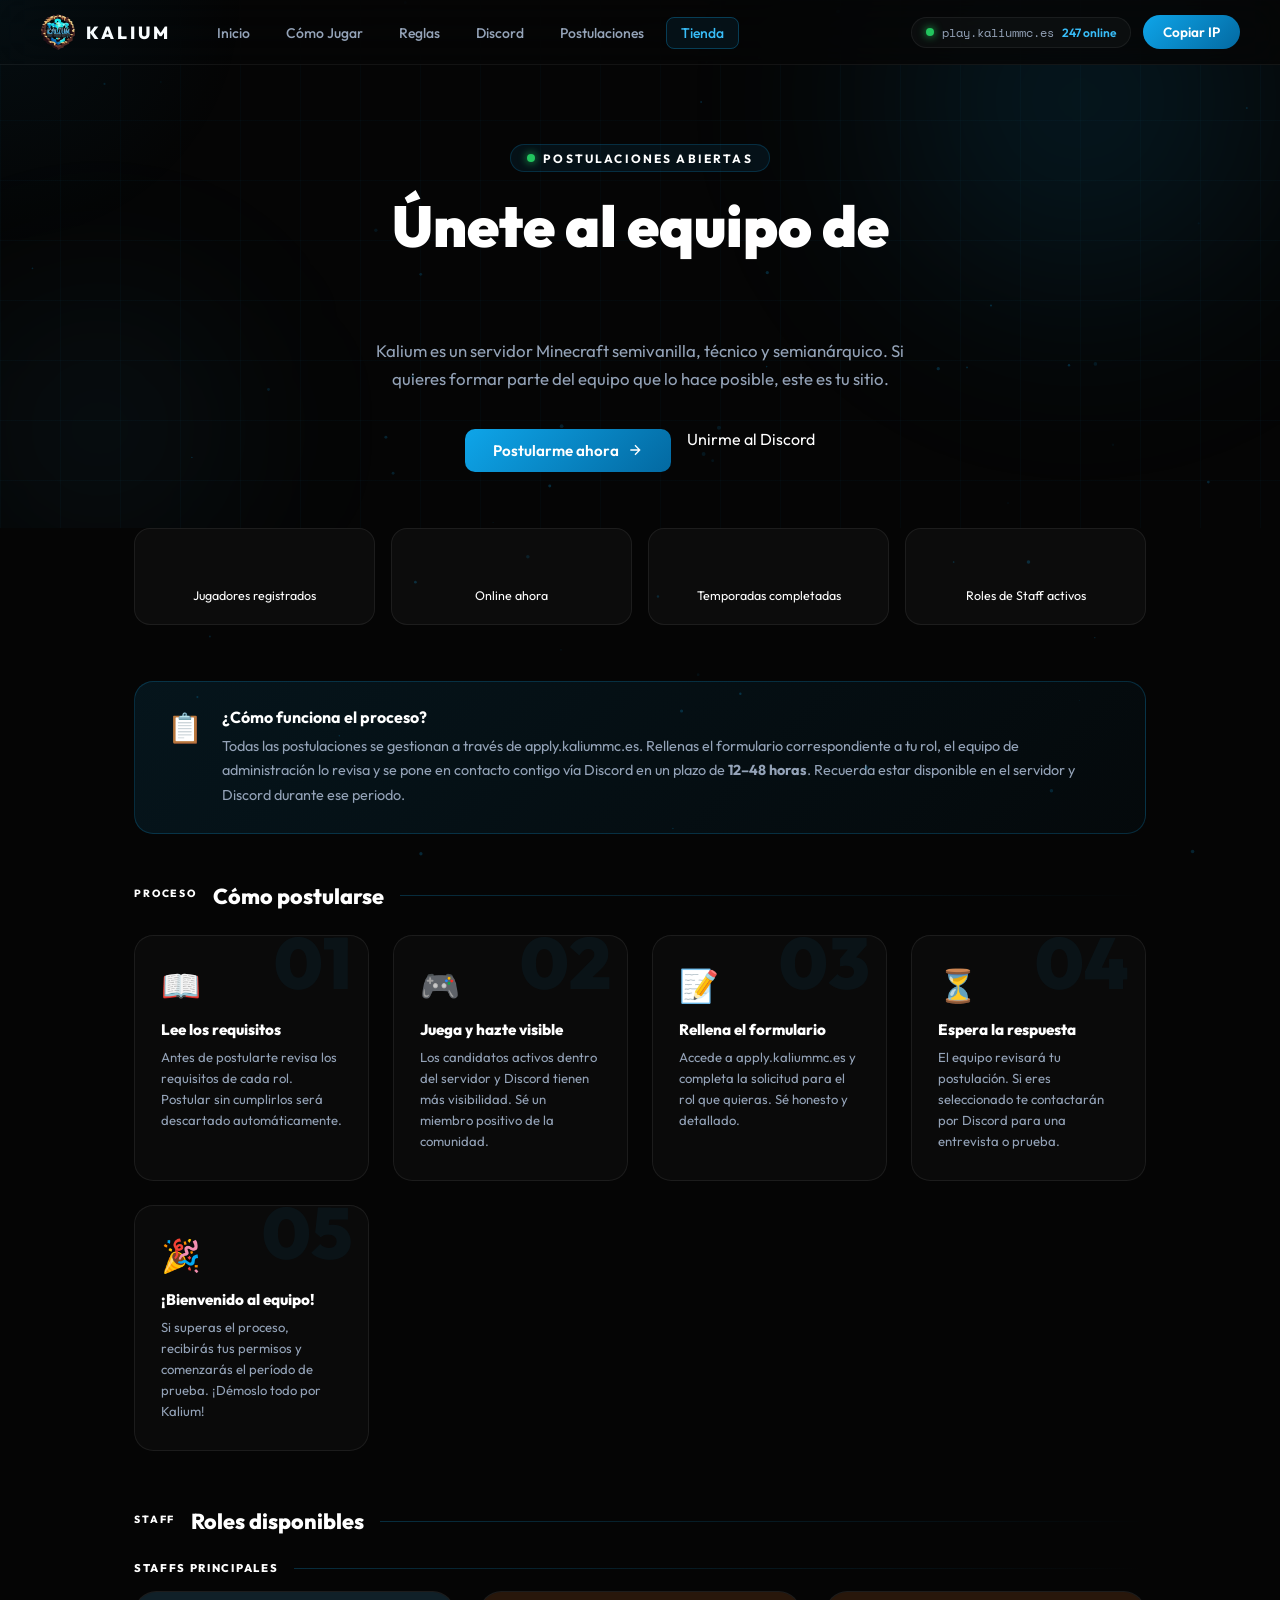
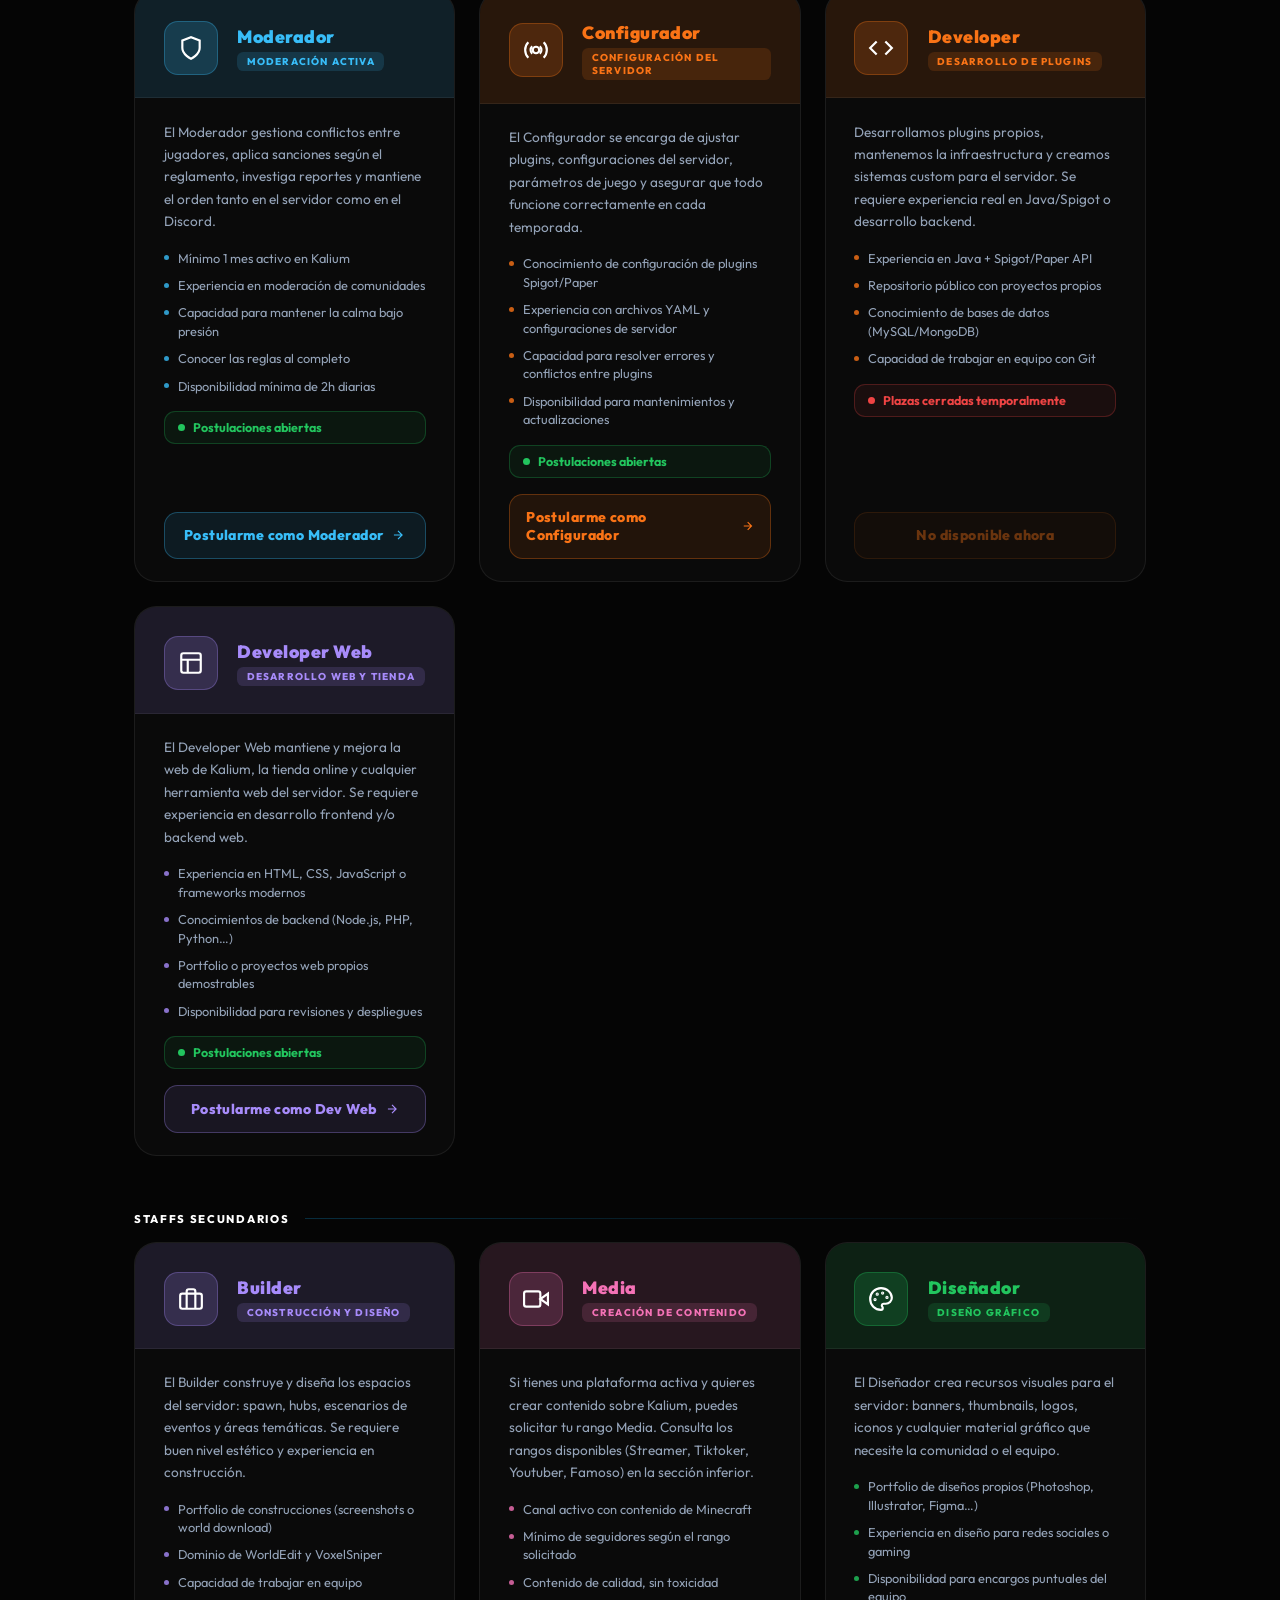
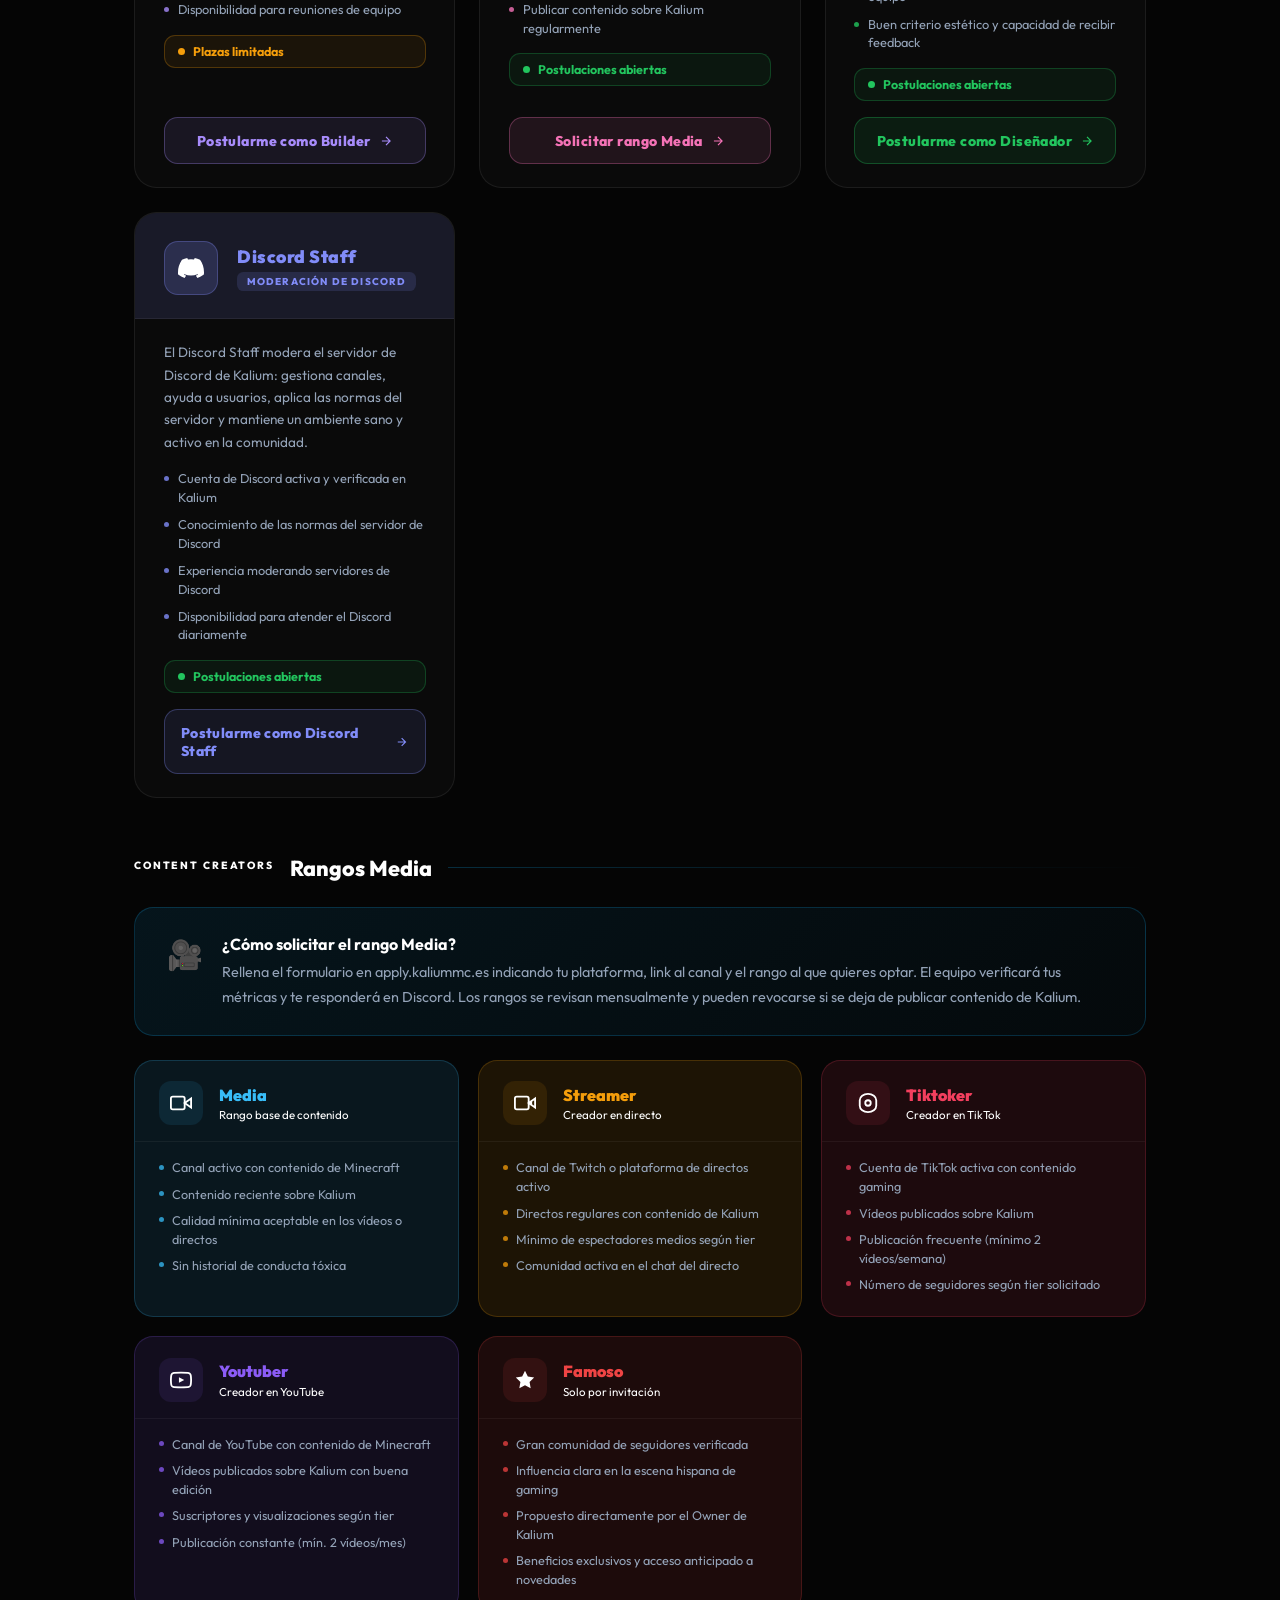
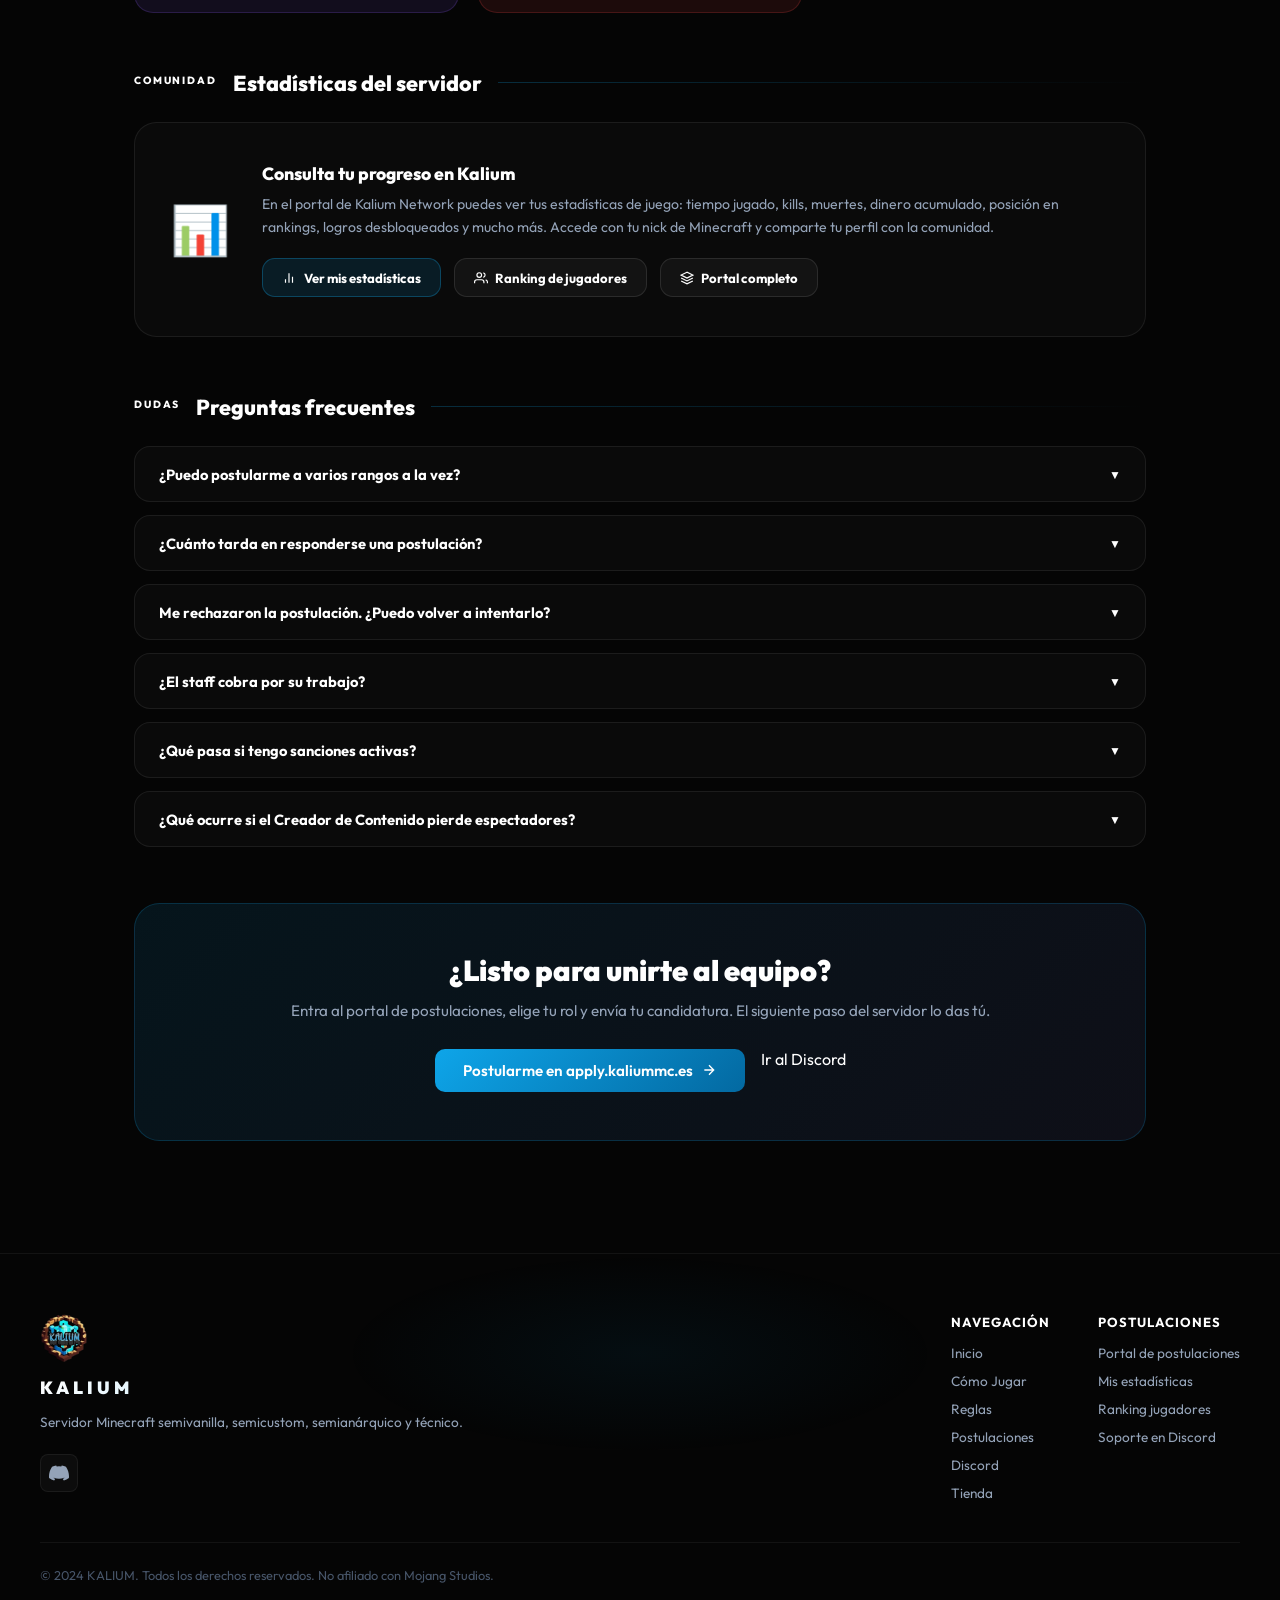
<file: postulaciones.html>
<!DOCTYPE html>
<html lang="es">
<head>
  <meta charset="UTF-8" />
  <meta name="viewport" content="width=device-width, initial-scale=1.0" />
  <title>Postulaciones — KALIUM Network</title>
  <meta name="description" content="Únete al equipo de Kalium Network. Postúlate como Helper, Moderador, Builder, Media u otros rangos del staff." />
  <link rel="stylesheet" href="styles.css" />
  <link rel="preconnect" href="https://fonts.googleapis.com" />
  <link rel="preconnect" href="https://fonts.gstatic.com" crossorigin />
  <link href="https://fonts.googleapis.com/css2?family=Outfit:wght@300;400;500;600;700;800;900&family=Space+Mono:wght@400;700&display=swap" rel="stylesheet" />

<style>
/* ═══════════════════════════════════════════
   POSTULACIONES PAGE — STYLES
═══════════════════════════════════════════ */

/* ── PAGE HERO ── */
.apply-hero {
  padding: 9rem 0 3.5rem;
  text-align: center;
  position: relative;
  overflow: hidden;
}
.apply-hero .hero-glow-orb { pointer-events: none; }

.apply-hero-eyebrow {
  display: inline-flex; align-items: center; gap: 0.5rem;
  font-size: 0.75rem; font-weight: 700; letter-spacing: 0.18em;
  text-transform: uppercase; color: var(--sky);
  background: rgba(14,165,233,0.08);
  border: 1px solid rgba(14,165,233,0.2);
  padding: 0.35rem 1rem; border-radius: 2rem;
  margin-bottom: 1.4rem;
}
.apply-hero h1 {
  font-size: clamp(2.2rem, 5vw, 3.6rem);
  font-weight: 900; line-height: 1.08;
  margin-bottom: 1.1rem;
}
.apply-hero h1 .accent {
  background: linear-gradient(135deg, var(--sky) 0%, #818cf8 100%);
  -webkit-background-clip: text; -webkit-text-fill-color: transparent;
}
.apply-hero p {
  font-size: 1.05rem; color: var(--gray-400);
  max-width: 560px; margin: 0 auto 2.2rem; line-height: 1.7;
}
.apply-hero-ctas { display: flex; gap: 1rem; justify-content: center; flex-wrap: wrap; }

/* ── CONTAINER ── */
.apply-container {
  max-width: 1060px;
  margin: 0 auto;
  padding: 0 1.5rem 7rem;
}

/* ── SECTION TITLE ── */
.apply-section-title {
  display: flex; align-items: center; gap: 1rem;
  margin-bottom: 1.6rem;
}
.apply-section-title h2 {
  font-size: 1.35rem; font-weight: 800;
}
.apply-section-title::after {
  content: ''; flex: 1; height: 1px;
  background: linear-gradient(to right, rgba(14,165,233,0.25), transparent);
}
.apply-section-eyebrow {
  font-size: 0.65rem; font-weight: 800; letter-spacing: 0.18em;
  text-transform: uppercase; color: var(--sky);
  margin-bottom: 0.3rem; display: block;
}

/* ── INFO BANNER ── */
.apply-banner {
  background: linear-gradient(135deg, rgba(14,165,233,0.1), rgba(14,165,233,0.03));
  border: 1px solid rgba(14,165,233,0.22);
  border-radius: 1.2rem;
  padding: 1.6rem 2rem;
  margin-bottom: 3rem;
  display: flex; gap: 1.2rem; align-items: flex-start;
}
.apply-banner-icon { font-size: 1.8rem; flex-shrink: 0; margin-top: 2px; }
.apply-banner-body h3 { font-size: 1rem; font-weight: 700; margin-bottom: 0.4rem; color: var(--white); }
.apply-banner-body p { color: var(--gray-400); font-size: 0.9rem; line-height: 1.7; margin: 0; }
.apply-banner-body a { color: var(--sky); text-decoration: none; }
.apply-banner-body a:hover { text-decoration: underline; }

/* ── STATS BAR ── */
.apply-stats {
  display: grid; grid-template-columns: repeat(auto-fit, minmax(160px, 1fr));
  gap: 1rem; margin-bottom: 3.5rem;
}
.apply-stat-card {
  background: rgba(255,255,255,0.03);
  border: 1px solid rgba(255,255,255,0.07);
  border-radius: 1rem; padding: 1.3rem 1.5rem;
  text-align: center;
  transition: border-color 0.25s, transform 0.25s;
}
.apply-stat-card:hover { border-color: rgba(14,165,233,0.25); transform: translateY(-3px); }
.apply-stat-num {
  font-size: 2rem; font-weight: 900;
  background: linear-gradient(135deg, var(--sky), #818cf8);
  -webkit-background-clip: text; -webkit-text-fill-color: transparent;
  line-height: 1;
}
.apply-stat-label { font-size: 0.78rem; color: var(--gray-500); margin-top: 0.4rem; }

/* ── STEP PROCESS ── */
.steps-grid {
  display: grid; grid-template-columns: repeat(auto-fit, minmax(220px, 1fr));
  gap: 1.5rem; margin-bottom: 3.5rem; counter-reset: steps;
}
.step-card {
  background: rgba(255,255,255,0.025);
  border: 1px solid rgba(255,255,255,0.07);
  border-radius: 1.2rem; padding: 1.8rem 1.6rem;
  position: relative; overflow: hidden;
  transition: border-color 0.25s, transform 0.25s;
  counter-increment: steps;
}
.step-card:hover { border-color: rgba(14,165,233,0.3); transform: translateY(-4px); }
.step-card::before {
  content: counter(steps, decimal-leading-zero);
  position: absolute; top: -0.6rem; right: 1rem;
  font-size: 4.5rem; font-weight: 900; color: rgba(14,165,233,0.06);
  font-family: var(--font); line-height: 1; pointer-events: none;
}
.step-icon { font-size: 2rem; margin-bottom: 0.9rem; }
.step-card h3 { font-size: 0.95rem; font-weight: 800; margin-bottom: 0.5rem; color: var(--white); }
.step-card p { font-size: 0.82rem; color: var(--gray-400); line-height: 1.6; margin: 0; }

/* ── RANK CARDS (Staff positions) ── */
.roles-grid {
  display: grid; grid-template-columns: repeat(auto-fill, minmax(300px, 1fr));
  gap: 1.5rem; margin-bottom: 3.5rem;
}
.role-card {
  border-radius: 1.4rem; overflow: hidden;
  border: 1px solid rgba(255,255,255,0.07);
  background: rgba(255,255,255,0.025);
  transition: transform 0.3s, border-color 0.3s, box-shadow 0.3s;
  display: flex; flex-direction: column;
}
.role-card:hover { transform: translateY(-5px); }

/* color tiers */
.role-card.tier-green  { --rc: #22c55e; --rb: rgba(34,197,94,0.12); }
.role-card.tier-blue   { --rc: #38bdf8; --rb: rgba(56,189,248,0.12); }
.role-card.tier-purple { --rc: #a78bfa; --rb: rgba(167,139,250,0.12); }
.role-card.tier-orange { --rc: #f97316; --rb: rgba(249,115,22,0.12); }
.role-card.tier-pink   { --rc: #f472b6; --rb: rgba(244,114,182,0.12); }
.role-card.tier-gold   { --rc: #f59e0b; --rb: rgba(245,158,11,0.12); }

.role-card:hover { border-color: var(--rc); box-shadow: 0 14px 40px color-mix(in srgb, var(--rc) 14%, transparent); }

.role-card-top {
  background: var(--rb);
  padding: 1.8rem 1.8rem 1.4rem;
  display: flex; align-items: center; gap: 1.2rem;
  border-bottom: 1px solid rgba(255,255,255,0.06);
}
.role-icon {
  width: 54px; height: 54px; border-radius: 14px;
  background: color-mix(in srgb, var(--rc) 18%, transparent);
  border: 1px solid color-mix(in srgb, var(--rc) 30%, transparent);
  display: flex; align-items: center; justify-content: center;
  font-size: 1.6rem; flex-shrink: 0;
}
.role-title-wrap { flex: 1; }
.role-name { font-size: 1.1rem; font-weight: 900; color: var(--rc); letter-spacing: 0.03em; }
.role-tag {
  display: inline-block; font-size: 0.62rem; font-weight: 800;
  letter-spacing: 0.12em; text-transform: uppercase;
  padding: 0.2rem 0.6rem; border-radius: 0.4rem;
  margin-top: 0.25rem;
  background: color-mix(in srgb, var(--rc) 15%, transparent);
  color: var(--rc);
}

.role-body { padding: 1.4rem 1.8rem; flex: 1; display: flex; flex-direction: column; gap: 1rem; }
.role-desc { font-size: 0.85rem; color: var(--gray-400); line-height: 1.65; }

.role-reqs { list-style: none; display: flex; flex-direction: column; gap: 0.55rem; }
.role-reqs li {
  display: flex; align-items: flex-start; gap: 0.55rem;
  font-size: 0.8rem; color: var(--gray-400); line-height: 1.45;
}
.role-reqs li::before {
  content: ''; width: 5px; height: 5px; border-radius: 50%;
  background: var(--rc); flex-shrink: 0; margin-top: 0.42rem; opacity: 0.8;
}

.role-status {
  display: flex; align-items: center; gap: 0.5rem;
  font-size: 0.78rem; font-weight: 700;
  padding: 0.5rem 0.8rem; border-radius: 0.7rem;
  border: 1px solid;
}
.role-status.open { color: #22c55e; border-color: rgba(34,197,94,0.25); background: rgba(34,197,94,0.07); }
.role-status.closed { color: #ef4444; border-color: rgba(239,68,68,0.25); background: rgba(239,68,68,0.07); }
.role-status.limited { color: #f59e0b; border-color: rgba(245,158,11,0.25); background: rgba(245,158,11,0.07); }
.role-status-dot { width: 7px; height: 7px; border-radius: 50%; background: currentColor; }
.role-status.open .role-status-dot { animation: pulse-dot 1.8s infinite; }

.role-apply-btn {
  width: 100%; padding: 0.85rem 1rem; margin-top: auto;
  background: color-mix(in srgb, var(--rc) 10%, transparent);
  border: 1.5px solid color-mix(in srgb, var(--rc) 30%, transparent);
  border-radius: 0.85rem; color: var(--rc);
  font-family: var(--font); font-size: 0.88rem; font-weight: 800;
  cursor: pointer; transition: all 0.25s; letter-spacing: 0.03em;
  display: flex; align-items: center; justify-content: center; gap: 0.5rem;
  text-decoration: none;
}
.role-apply-btn:hover {
  background: color-mix(in srgb, var(--rc) 20%, transparent);
  border-color: var(--rc);
  box-shadow: 0 0 20px color-mix(in srgb, var(--rc) 22%, transparent);
}
.role-apply-btn.disabled {
  opacity: 0.4; cursor: not-allowed; pointer-events: none;
}

/* ── MEDIA RANKS ── */
.media-section { margin-bottom: 3.5rem; }
.media-grid {
  display: grid; grid-template-columns: repeat(auto-fill, minmax(260px, 1fr));
  gap: 1.2rem;
}
.media-card {
  border-radius: 1.2rem; border: 1px solid rgba(255,255,255,0.07);
  background: rgba(255,255,255,0.025); overflow: hidden;
  transition: transform 0.25s, border-color 0.25s, box-shadow 0.25s;
}
.media-card:hover { transform: translateY(-4px); }
.media-card-head {
  padding: 1.3rem 1.5rem 1rem;
  display: flex; align-items: center; gap: 1rem;
  border-bottom: 1px solid rgba(255,255,255,0.05);
}
.media-badge {
  width: 44px; height: 44px; border-radius: 12px;
  display: flex; align-items: center; justify-content: center;
  font-size: 1.4rem; flex-shrink: 0;
}
.media-card-body { padding: 1rem 1.5rem 1.4rem; }

/* Media tier colours */
.mc-red   { --mc: #ef4444; background: rgba(239,68,68,.1); border-color: rgba(239,68,68,.25); }
.mc-rose  { --mc: #f43f5e; background: rgba(244,63,94,.1); border-color: rgba(244,63,94,.25); }
.mc-amber { --mc: #f59e0b; background: rgba(245,158,11,.1); border-color: rgba(245,158,11,.25); }
.mc-sky   { --mc: #38bdf8; background: rgba(56,189,248,.1); border-color: rgba(56,189,248,.25); }
.mc-vio   { --mc: #8b5cf6; background: rgba(139,92,246,.1); border-color: rgba(139,92,246,.25); }
.media-card:hover { border-color: var(--mc) !important; box-shadow: 0 10px 30px color-mix(in srgb, var(--mc) 12%, transparent); }
.media-rank-name { font-size: 1rem; font-weight: 900; color: var(--mc); }
.media-rank-sub { font-size: 0.72rem; color: var(--gray-500); margin-top: 0.15rem; }
.media-reqs-list { list-style: none; display: flex; flex-direction: column; gap: 0.45rem; }
.media-reqs-list li {
  display: flex; align-items: flex-start; gap: 0.5rem;
  font-size: 0.79rem; color: var(--gray-400); line-height: 1.5;
}
.media-reqs-list li::before {
  content: ''; width: 5px; height: 5px; border-radius: 50%;
  background: var(--mc); flex-shrink: 0; margin-top: 0.38rem; opacity: 0.75;
}

/* ── STATS LINK SECTION ── */
.stats-link-section { margin-bottom: 3.5rem; }
.stats-card {
  background: rgba(255,255,255,0.025);
  border: 1px solid rgba(255,255,255,0.07);
  border-radius: 1.4rem; padding: 2.4rem 2.2rem;
  display: flex; align-items: center; gap: 2rem;
  transition: border-color 0.25s, transform 0.25s;
}
.stats-card:hover { border-color: rgba(14,165,233,0.3); transform: translateY(-3px); }
.stats-card-icon { font-size: 3rem; flex-shrink: 0; }
.stats-card-body { flex: 1; }
.stats-card-body h3 { font-size: 1.1rem; font-weight: 800; margin-bottom: 0.5rem; }
.stats-card-body p { font-size: 0.88rem; color: var(--gray-400); line-height: 1.65; margin: 0 0 1.2rem; }
.stats-card-links { display: flex; gap: 0.8rem; flex-wrap: wrap; }
.stats-link-btn {
  display: inline-flex; align-items: center; gap: 0.45rem;
  padding: 0.65rem 1.2rem; border-radius: 0.8rem;
  font-family: var(--font); font-size: 0.82rem; font-weight: 700;
  text-decoration: none; transition: all 0.22s; border: 1.5px solid;
}
.stats-link-btn.primary {
  background: rgba(14,165,233,0.12); border-color: rgba(14,165,233,0.3);
  color: var(--sky);
}
.stats-link-btn.primary:hover { background: rgba(14,165,233,0.22); border-color: var(--sky); }
.stats-link-btn.secondary {
  background: rgba(255,255,255,0.04); border-color: rgba(255,255,255,0.1);
  color: var(--gray-300);
}
.stats-link-btn.secondary:hover { background: rgba(255,255,255,0.08); border-color: rgba(255,255,255,0.2); }

/* ── FAQ ── */
.faq-list { display: flex; flex-direction: column; gap: 0.8rem; margin-bottom: 3.5rem; }
.faq-item {
  border-radius: 1rem; border: 1px solid rgba(255,255,255,0.07);
  background: rgba(255,255,255,0.025); overflow: hidden;
}
.faq-header {
  display: flex; align-items: center; justify-content: space-between;
  padding: 1.1rem 1.5rem; cursor: pointer; user-select: none; gap: 1rem;
  transition: background 0.2s;
}
.faq-header:hover { background: rgba(255,255,255,0.03); }
.faq-q { font-size: 0.92rem; font-weight: 700; color: var(--white); }
.faq-arrow { font-size: 0.75rem; color: var(--sky); transition: transform 0.25s; flex-shrink: 0; }
.faq-item.open .faq-arrow { transform: rotate(180deg); }
.faq-body { display: none; padding: 0 1.5rem 1.2rem; }
.faq-item.open .faq-body { display: block; }
.faq-body p { font-size: 0.86rem; color: var(--gray-400); line-height: 1.7; margin: 0; }
.faq-body strong { color: var(--sky); }

/* ── CTA BOTTOM ── */
.apply-cta-box {
  border-radius: 1.6rem;
  background: linear-gradient(135deg, rgba(14,165,233,0.1), rgba(129,140,248,0.08));
  border: 1px solid rgba(14,165,233,0.2);
  padding: 3rem 2.5rem; text-align: center;
}
.apply-cta-box h2 { font-size: 1.8rem; font-weight: 900; margin-bottom: 0.8rem; }
.apply-cta-box p { color: var(--gray-400); font-size: 0.95rem; margin-bottom: 1.8rem; }
.apply-cta-btns { display: flex; gap: 1rem; justify-content: center; flex-wrap: wrap; }

/* ── MOBILE ── */
@media (max-width: 640px) {
  .roles-grid { grid-template-columns: 1fr; }
  .media-grid { grid-template-columns: 1fr; }
  .steps-grid { grid-template-columns: 1fr 1fr; }
  .apply-stats { grid-template-columns: 1fr 1fr; }
  .stats-card { flex-direction: column; text-align: center; }
  .stats-card-links { justify-content: center; }
}
@media (max-width: 420px) {
  .steps-grid { grid-template-columns: 1fr; }
}

/* pulse dot reuse */
@keyframes pulse-dot { 0%,100%{opacity:1} 50%{opacity:.35} }
</style>
</head>
<body>

  <!-- CURSOR GLOW -->
  <div id="cursor-glow"></div>
  <!-- PARTICLES -->
  <canvas id="particles-canvas"></canvas>

  <!-- ══════ NAVBAR ══════ -->
  <nav id="navbar">
    <div class="nav-inner">
      <a href="index.html" class="nav-logo">
        <img src="LOGO.png" alt="Kalium" onerror="this.style.display='none'" />
        <span>KALIUM</span>
      </a>
      <ul class="nav-links">
        <li><a href="index.html">Inicio</a></li>
        <li><a href="comojugar.html">Cómo Jugar</a></li>
        <li><a href="reglas.html">Reglas</a></li>
        <li><a href="https://discord.gg/JebTuFsWKD" target="_blank">Discord</a></li>
        <li><a href="postulaciones.html" class="active">Postulaciones</a></li>
        <li><a href="tienda.html" class="nav-store-link">Tienda</a></li>
      </ul>
      <div class="nav-right">
        <div class="server-status">
          <span class="status-dot"></span>
          <span class="status-ip">play.kaliummc.es</span>
          <span class="status-players" id="online-players">0 online</span>
        </div>
        <button class="btn-connect" onclick="copyIP('play.kaliummc.es')">Copiar IP</button>
      </div>
      <button class="nav-toggle" id="nav-toggle">
        <span></span><span></span><span></span>
      </button>
    </div>
    <div class="mobile-menu" id="mobile-menu">
      <ul>
        <li><a href="index.html">Inicio</a></li>
        <li><a href="comojugar.html">Cómo Jugar</a></li>
        <li><a href="reglas.html">Reglas</a></li>
        <li><a href="postulaciones.html">Postulaciones</a></li>
        <li><a href="https://discord.gg/JebTuFsWKD" target="_blank">Discord</a></li>
        <li><a href="tienda.html">Tienda</a></li>
      </ul>
      <div class="mobile-server">
        <span class="status-dot"></span>
        <span>play.kaliummc.es</span>
        <span id="online-players-mobile">0 online</span>
      </div>
    </div>
  </nav>

  <!-- ══════ HERO ══════ -->
  <section class="apply-hero">
    <div class="hero-glow-orb orb1"></div>
    <div class="hero-glow-orb orb2"></div>
    <div class="hero-bg-grid"></div>
    <div class="container" style="position:relative;z-index:1">
      <div class="apply-hero-eyebrow">
        <span class="status-dot"></span>
        Postulaciones abiertas
      </div>
      <h1>Únete al equipo de<br><span class="accent">KALIUM Network</span></h1>
      <p>Kalium es un servidor Minecraft semivanilla, técnico y semianárquico. Si quieres formar parte del equipo que lo hace posible, este es tu sitio.</p>
      <div class="apply-hero-ctas">
        <a href="https://apply.kaliummc.es/#/register" target="_blank" class="btn-primary">
          <span>Postularme ahora</span>
          <svg width="16" height="16" viewBox="0 0 24 24" fill="none" stroke="currentColor" stroke-width="2"><path d="M5 12h14M12 5l7 7-7 7"/></svg>
        </a>
        <a href="https://discord.gg/JebTuFsWKD" target="_blank" class="btn-ghost">Unirme al Discord</a>
      </div>
    </div>
  </section>

  <!-- ══════ MAIN CONTENT ══════ -->
  <div class="apply-container">

    <!-- STATS BAR -->
    <div class="apply-stats">
      <div class="apply-stat-card">
        <div class="apply-stat-num">+12K</div>
        <div class="apply-stat-label">Jugadores registrados</div>
      </div>
      <div class="apply-stat-card">
        <div class="apply-stat-num">247</div>
        <div class="apply-stat-label">Online ahora</div>
      </div>
      <div class="apply-stat-card">
        <div class="apply-stat-num">3</div>
        <div class="apply-stat-label">Temporadas completadas</div>
      </div>
      <div class="apply-stat-card">
        <div class="apply-stat-num">9</div>
        <div class="apply-stat-label">Roles de Staff activos</div>
      </div>
    </div>

    <!-- INFO BANNER -->
    <div class="apply-banner">
      <div class="apply-banner-icon">📋</div>
      <div class="apply-banner-body">
        <h3>¿Cómo funciona el proceso?</h3>
        <p>
          Todas las postulaciones se gestionan a través de <a href="https://apply.kaliummc.es/#/register" target="_blank">apply.kaliummc.es</a>.
          Rellenas el formulario correspondiente a tu rol, el equipo de administración lo revisa y se pone en contacto contigo vía Discord
          en un plazo de <strong style="color:var(--sky)">12–48 horas</strong>.
          Recuerda estar disponible en el servidor y Discord durante ese periodo.
        </p>
      </div>
    </div>

    <!-- CÓMO POSTULARSE — PASOS -->
    <div style="margin-bottom:3.5rem">
      <div class="apply-section-title">
        <span class="apply-section-eyebrow">Proceso</span>
        <h2>Cómo postularse</h2>
      </div>
      <div class="steps-grid">
        <div class="step-card">
          <div class="step-icon">📖</div>
          <h3>Lee los requisitos</h3>
          <p>Antes de postularte revisa los requisitos de cada rol. Postular sin cumplirlos será descartado automáticamente.</p>
        </div>
        <div class="step-card">
          <div class="step-icon">🎮</div>
          <h3>Juega y hazte visible</h3>
          <p>Los candidatos activos dentro del servidor y Discord tienen más visibilidad. Sé un miembro positivo de la comunidad.</p>
        </div>
        <div class="step-card">
          <div class="step-icon">📝</div>
          <h3>Rellena el formulario</h3>
          <p>Accede a <a href="https://apply.kaliummc.es/#/register" target="_blank" style="color:var(--sky)">apply.kaliummc.es</a> y completa la solicitud para el rol que quieras. Sé honesto y detallado.</p>
        </div>
        <div class="step-card">
          <div class="step-icon">⏳</div>
          <h3>Espera la respuesta</h3>
          <p>El equipo revisará tu postulación. Si eres seleccionado te contactarán por Discord para una entrevista o prueba.</p>
        </div>
        <div class="step-card">
          <div class="step-icon">🎉</div>
          <h3>¡Bienvenido al equipo!</h3>
          <p>Si superas el proceso, recibirás tus permisos y comenzarás el período de prueba. ¡Démoslo todo por Kalium!</p>
        </div>
      </div>
    </div>

    <!-- ROLES DE STAFF -->
    <div style="margin-bottom:3.5rem">
      <div class="apply-section-title">
        <span class="apply-section-eyebrow">Staff</span>
        <h2>Roles disponibles</h2>
      </div>

      <!-- STAFFS PRINCIPALES -->
      <div class="apply-section-title" style="margin-top:0.5rem;margin-bottom:1rem">
        <span style="font-size:0.7rem;font-weight:800;letter-spacing:0.15em;text-transform:uppercase;color:var(--sky)">Staffs Principales</span>
      </div>
      <div class="roles-grid">

        <!-- MODERADOR -->
        <div class="role-card tier-blue">
          <div class="role-card-top">
            <div class="role-icon">
              <svg width="26" height="26" viewBox="0 0 24 24" fill="none" stroke="currentColor" stroke-width="2"><path d="M12 22s8-4 8-10V5l-8-3-8 3v7c0 6 8 10 8 10z"/></svg>
            </div>
            <div class="role-title-wrap">
              <div class="role-name">Moderador</div>
              <span class="role-tag">Moderación activa</span>
            </div>
          </div>
          <div class="role-body">
            <p class="role-desc">El Moderador gestiona conflictos entre jugadores, aplica sanciones según el reglamento, investiga reportes y mantiene el orden tanto en el servidor como en el Discord.</p>
            <ul class="role-reqs">
              <li>Mínimo 1 mes activo en Kalium</li>
              <li>Experiencia en moderación de comunidades</li>
              <li>Capacidad para mantener la calma bajo presión</li>
              <li>Conocer las reglas al completo</li>
              <li>Disponibilidad mínima de 2h diarias</li>
            </ul>
            <div class="role-status open">
              <span class="role-status-dot"></span> Postulaciones abiertas
            </div>
            <a href="https://apply.kaliummc.es/#/register" target="_blank" class="role-apply-btn">
              Postularme como Moderador
              <svg width="14" height="14" viewBox="0 0 24 24" fill="none" stroke="currentColor" stroke-width="2"><path d="M5 12h14M12 5l7 7-7 7"/></svg>
            </a>
          </div>
        </div>

        <!-- CONFIGURADOR -->
        <div class="role-card tier-orange">
          <div class="role-card-top">
            <div class="role-icon">
              <svg width="26" height="26" viewBox="0 0 24 24" fill="none" stroke="currentColor" stroke-width="2"><circle cx="12" cy="12" r="3"/><path d="M19.07 4.93a10 10 0 0 1 0 14.14M4.93 4.93a10 10 0 0 0 0 14.14"/><path d="M15.54 8.46a5 5 0 0 1 0 7.07M8.46 8.46a5 5 0 0 0 0 7.07"/></svg>
            </div>
            <div class="role-title-wrap">
              <div class="role-name">Configurador</div>
              <span class="role-tag">Configuración del servidor</span>
            </div>
          </div>
          <div class="role-body">
            <p class="role-desc">El Configurador se encarga de ajustar plugins, configuraciones del servidor, parámetros de juego y asegurar que todo funcione correctamente en cada temporada.</p>
            <ul class="role-reqs">
              <li>Conocimiento de configuración de plugins Spigot/Paper</li>
              <li>Experiencia con archivos YAML y configuraciones de servidor</li>
              <li>Capacidad para resolver errores y conflictos entre plugins</li>
              <li>Disponibilidad para mantenimientos y actualizaciones</li>
            </ul>
            <div class="role-status open">
              <span class="role-status-dot"></span> Postulaciones abiertas
            </div>
            <a href="https://apply.kaliummc.es/#/register" target="_blank" class="role-apply-btn">
              Postularme como Configurador
              <svg width="14" height="14" viewBox="0 0 24 24" fill="none" stroke="currentColor" stroke-width="2"><path d="M5 12h14M12 5l7 7-7 7"/></svg>
            </a>
          </div>
        </div>

        <!-- DEVELOPER -->
        <div class="role-card tier-orange" style="--rc:#f97316;--rb:rgba(249,115,22,0.12)">
          <div class="role-card-top">
            <div class="role-icon">
              <svg width="26" height="26" viewBox="0 0 24 24" fill="none" stroke="currentColor" stroke-width="2"><polyline points="16 18 22 12 16 6"/><polyline points="8 6 2 12 8 18"/></svg>
            </div>
            <div class="role-title-wrap">
              <div class="role-name">Developer</div>
              <span class="role-tag">Desarrollo de plugins</span>
            </div>
          </div>
          <div class="role-body">
            <p class="role-desc">Desarrollamos plugins propios, mantenemos la infraestructura y creamos sistemas custom para el servidor. Se requiere experiencia real en Java/Spigot o desarrollo backend.</p>
            <ul class="role-reqs">
              <li>Experiencia en Java + Spigot/Paper API</li>
              <li>Repositorio público con proyectos propios</li>
              <li>Conocimiento de bases de datos (MySQL/MongoDB)</li>
              <li>Capacidad de trabajar en equipo con Git</li>
            </ul>
            <div class="role-status closed">
              <span class="role-status-dot"></span> Plazas cerradas temporalmente
            </div>
            <a href="https://apply.kaliummc.es/#/register" target="_blank" class="role-apply-btn disabled">
              No disponible ahora
            </a>
          </div>
        </div>

        <!-- DEVELOPER WEB -->
        <div class="role-card tier-purple">
          <div class="role-card-top">
            <div class="role-icon">
              <svg width="26" height="26" viewBox="0 0 24 24" fill="none" stroke="currentColor" stroke-width="2"><rect x="3" y="3" width="18" height="18" rx="2"/><path d="M3 9h18M9 21V9"/></svg>
            </div>
            <div class="role-title-wrap">
              <div class="role-name">Developer Web</div>
              <span class="role-tag">Desarrollo web y tienda</span>
            </div>
          </div>
          <div class="role-body">
            <p class="role-desc">El Developer Web mantiene y mejora la web de Kalium, la tienda online y cualquier herramienta web del servidor. Se requiere experiencia en desarrollo frontend y/o backend web.</p>
            <ul class="role-reqs">
              <li>Experiencia en HTML, CSS, JavaScript o frameworks modernos</li>
              <li>Conocimientos de backend (Node.js, PHP, Python…)</li>
              <li>Portfolio o proyectos web propios demostrables</li>
              <li>Disponibilidad para revisiones y despliegues</li>
            </ul>
            <div class="role-status open">
              <span class="role-status-dot"></span> Postulaciones abiertas
            </div>
            <a href="https://apply.kaliummc.es/#/register" target="_blank" class="role-apply-btn">
              Postularme como Dev Web
              <svg width="14" height="14" viewBox="0 0 24 24" fill="none" stroke="currentColor" stroke-width="2"><path d="M5 12h14M12 5l7 7-7 7"/></svg>
            </a>
          </div>
        </div>

      </div>

      <!-- STAFFS SECUNDARIOS -->
      <div class="apply-section-title" style="margin-top:2.5rem;margin-bottom:1rem">
        <span style="font-size:0.7rem;font-weight:800;letter-spacing:0.15em;text-transform:uppercase;color:var(--sky)">Staffs Secundarios</span>
      </div>
      <div class="roles-grid">

        <!-- BUILDER -->
        <div class="role-card tier-purple" style="--rc:#a78bfa;--rb:rgba(167,139,250,0.12)">
          <div class="role-card-top">
            <div class="role-icon">
              <svg width="26" height="26" viewBox="0 0 24 24" fill="none" stroke="currentColor" stroke-width="2"><rect x="2" y="7" width="20" height="14" rx="2"/><path d="M16 21V5a2 2 0 0 0-2-2h-4a2 2 0 0 0-2 2v16"/></svg>
            </div>
            <div class="role-title-wrap">
              <div class="role-name">Builder</div>
              <span class="role-tag">Construcción y diseño</span>
            </div>
          </div>
          <div class="role-body">
            <p class="role-desc">El Builder construye y diseña los espacios del servidor: spawn, hubs, escenarios de eventos y áreas temáticas. Se requiere buen nivel estético y experiencia en construcción.</p>
            <ul class="role-reqs">
              <li>Portfolio de construcciones (screenshots o world download)</li>
              <li>Dominio de WorldEdit y VoxelSniper</li>
              <li>Capacidad de trabajar en equipo</li>
              <li>Disponibilidad para reuniones de equipo</li>
            </ul>
            <div class="role-status limited">
              <span class="role-status-dot"></span> Plazas limitadas
            </div>
            <a href="https://apply.kaliummc.es/#/register" target="_blank" class="role-apply-btn">
              Postularme como Builder
              <svg width="14" height="14" viewBox="0 0 24 24" fill="none" stroke="currentColor" stroke-width="2"><path d="M5 12h14M12 5l7 7-7 7"/></svg>
            </a>
          </div>
        </div>

        <!-- MEDIA -->
        <div class="role-card tier-pink">
          <div class="role-card-top">
            <div class="role-icon">
              <svg width="26" height="26" viewBox="0 0 24 24" fill="none" stroke="currentColor" stroke-width="2"><polygon points="23 7 16 12 23 17 23 7"/><rect x="1" y="5" width="15" height="14" rx="2"/></svg>
            </div>
            <div class="role-title-wrap">
              <div class="role-name">Media</div>
              <span class="role-tag">Creación de contenido</span>
            </div>
          </div>
          <div class="role-body">
            <p class="role-desc">Si tienes una plataforma activa y quieres crear contenido sobre Kalium, puedes solicitar tu rango Media. Consulta los rangos disponibles (Streamer, Tiktoker, Youtuber, Famoso) en la sección inferior.</p>
            <ul class="role-reqs">
              <li>Canal activo con contenido de Minecraft</li>
              <li>Mínimo de seguidores según el rango solicitado</li>
              <li>Contenido de calidad, sin toxicidad</li>
              <li>Publicar contenido sobre Kalium regularmente</li>
            </ul>
            <div class="role-status open">
              <span class="role-status-dot"></span> Postulaciones abiertas
            </div>
            <a href="https://apply.kaliummc.es/#/register" target="_blank" class="role-apply-btn">
              Solicitar rango Media
              <svg width="14" height="14" viewBox="0 0 24 24" fill="none" stroke="currentColor" stroke-width="2"><path d="M5 12h14M12 5l7 7-7 7"/></svg>
            </a>
          </div>
        </div>

        <!-- DISEÑADOR -->
        <div class="role-card tier-green" style="--rc:#22c55e;--rb:rgba(34,197,94,0.12)">
          <div class="role-card-top">
            <div class="role-icon">
              <svg width="26" height="26" viewBox="0 0 24 24" fill="none" stroke="currentColor" stroke-width="2"><circle cx="13.5" cy="6.5" r=".5" fill="currentColor"/><circle cx="17.5" cy="10.5" r=".5" fill="currentColor"/><circle cx="8.5" cy="7.5" r=".5" fill="currentColor"/><circle cx="6.5" cy="12.5" r=".5" fill="currentColor"/><path d="M12 2C6.5 2 2 6.5 2 12s4.5 10 10 10c.926 0 1.648-.746 1.648-1.688 0-.437-.18-.835-.437-1.125-.29-.289-.438-.652-.438-1.125a1.64 1.64 0 0 1 1.668-1.668h1.996c3.051 0 5.555-2.503 5.555-5.554C21.965 6.012 17.461 2 12 2z"/></svg>
            </div>
            <div class="role-title-wrap">
              <div class="role-name">Diseñador</div>
              <span class="role-tag">Diseño gráfico</span>
            </div>
          </div>
          <div class="role-body">
            <p class="role-desc">El Diseñador crea recursos visuales para el servidor: banners, thumbnails, logos, iconos y cualquier material gráfico que necesite la comunidad o el equipo.</p>
            <ul class="role-reqs">
              <li>Portfolio de diseños propios (Photoshop, Illustrator, Figma…)</li>
              <li>Experiencia en diseño para redes sociales o gaming</li>
              <li>Disponibilidad para encargos puntuales del equipo</li>
              <li>Buen criterio estético y capacidad de recibir feedback</li>
            </ul>
            <div class="role-status open">
              <span class="role-status-dot"></span> Postulaciones abiertas
            </div>
            <a href="https://apply.kaliummc.es/#/register" target="_blank" class="role-apply-btn">
              Postularme como Diseñador
              <svg width="14" height="14" viewBox="0 0 24 24" fill="none" stroke="currentColor" stroke-width="2"><path d="M5 12h14M12 5l7 7-7 7"/></svg>
            </a>
          </div>
        </div>

        <!-- DISCORD STAFF -->
        <div class="role-card tier-blue" style="--rc:#818cf8;--rb:rgba(129,140,248,0.12)">
          <div class="role-card-top">
            <div class="role-icon">
              <svg width="26" height="26" viewBox="0 0 24 24" fill="currentColor"><path d="M20.317 4.37a19.791 19.791 0 0 0-4.885-1.515.074.074 0 0 0-.079.037c-.21.375-.444.864-.608 1.25a18.27 18.27 0 0 0-5.487 0 12.64 12.64 0 0 0-.617-1.25.077.077 0 0 0-.079-.037A19.736 19.736 0 0 0 3.677 4.37a.07.07 0 0 0-.032.027C.533 9.046-.32 13.58.099 18.057c.001.022.014.043.031.054a19.9 19.9 0 0 0 5.993 3.03.078.078 0 0 0 .084-.028c.462-.63.874-1.295 1.226-1.994a.076.076 0 0 0-.041-.106 13.107 13.107 0 0 1-1.872-.892.077.077 0 0 1-.008-.128 10.2 10.2 0 0 0 .372-.292.074.074 0 0 1 .077-.01c3.928 1.793 8.18 1.793 12.062 0a.074.074 0 0 1 .078.01c.12.098.246.198.373.292a.077.077 0 0 1-.006.127 12.299 12.299 0 0 1-1.873.892.077.077 0 0 0-.041.107c.36.698.772 1.362 1.225 1.993a.076.076 0 0 0 .084.028 19.839 19.839 0 0 0 6.002-3.03.077.077 0 0 0 .032-.054c.5-5.177-.838-9.674-3.549-13.66a.061.061 0 0 0-.031-.03z"/></svg>
            </div>
            <div class="role-title-wrap">
              <div class="role-name">Discord Staff</div>
              <span class="role-tag">Moderación de Discord</span>
            </div>
          </div>
          <div class="role-body">
            <p class="role-desc">El Discord Staff modera el servidor de Discord de Kalium: gestiona canales, ayuda a usuarios, aplica las normas del servidor y mantiene un ambiente sano y activo en la comunidad.</p>
            <ul class="role-reqs">
              <li>Cuenta de Discord activa y verificada en Kalium</li>
              <li>Conocimiento de las normas del servidor de Discord</li>
              <li>Experiencia moderando servidores de Discord</li>
              <li>Disponibilidad para atender el Discord diariamente</li>
            </ul>
            <div class="role-status open">
              <span class="role-status-dot"></span> Postulaciones abiertas
            </div>
            <a href="https://apply.kaliummc.es/#/register" target="_blank" class="role-apply-btn">
              Postularme como Discord Staff
              <svg width="14" height="14" viewBox="0 0 24 24" fill="none" stroke="currentColor" stroke-width="2"><path d="M5 12h14M12 5l7 7-7 7"/></svg>
            </a>
          </div>
        </div>

      </div>
    </div>

    <!-- RANGOS MEDIA -->
    <div class="media-section">
      <div class="apply-section-title">
        <span class="apply-section-eyebrow">Content Creators</span>
        <h2>Rangos Media</h2>
      </div>
      <div class="apply-banner" style="margin-bottom:1.5rem">
        <div class="apply-banner-icon">🎥</div>
        <div class="apply-banner-body">
          <h3>¿Cómo solicitar el rango Media?</h3>
          <p>Rellena el formulario en <a href="https://apply.kaliummc.es/#/register" target="_blank">apply.kaliummc.es</a> indicando tu plataforma, link al canal y el rango al que quieres optar. El equipo verificará tus métricas y te responderá en Discord. Los rangos se revisan mensualmente y pueden revocarse si se deja de publicar contenido de Kalium.</p>
        </div>
      </div>
      <div class="media-grid">

        <div class="media-card mc-sky" style="border-color:rgba(56,189,248,0.2)">
          <div class="media-card-head">
            <div class="media-badge mc-sky">
              <svg width="22" height="22" viewBox="0 0 24 24" fill="none" stroke="currentColor" stroke-width="2"><polygon points="23 7 16 12 23 17 23 7"/><rect x="1" y="5" width="15" height="14" rx="2"/></svg>
            </div>
            <div>
              <div class="media-rank-name">Media</div>
              <div class="media-rank-sub">Rango base de contenido</div>
            </div>
          </div>
          <div class="media-card-body">
            <ul class="media-reqs-list">
              <li>Canal activo con contenido de Minecraft</li>
              <li>Contenido reciente sobre Kalium</li>
              <li>Calidad mínima aceptable en los vídeos o directos</li>
              <li>Sin historial de conducta tóxica</li>
            </ul>
          </div>
        </div>

        <div class="media-card mc-amber" style="border-color:rgba(245,158,11,0.2)">
          <div class="media-card-head">
            <div class="media-badge mc-amber">
              <svg width="22" height="22" viewBox="0 0 24 24" fill="none" stroke="currentColor" stroke-width="2"><path d="M23 7l-7 5 7 5V7z"/><rect x="1" y="5" width="15" height="14" rx="2"/><circle cx="18" cy="12" r="1" fill="currentColor"/></svg>
            </div>
            <div>
              <div class="media-rank-name">Streamer</div>
              <div class="media-rank-sub">Creador en directo</div>
            </div>
          </div>
          <div class="media-card-body">
            <ul class="media-reqs-list">
              <li>Canal de Twitch o plataforma de directos activo</li>
              <li>Directos regulares con contenido de Kalium</li>
              <li>Mínimo de espectadores medios según tier</li>
              <li>Comunidad activa en el chat del directo</li>
            </ul>
          </div>
        </div>

        <div class="media-card mc-rose" style="border-color:rgba(244,63,94,0.2)">
          <div class="media-card-head">
            <div class="media-badge mc-rose">
              <svg width="22" height="22" viewBox="0 0 24 24" fill="none" stroke="currentColor" stroke-width="2"><path d="M9 12a3 3 0 1 0 6 0 3 3 0 0 0-6 0"/><path d="M3 9a9 7 0 0 1 18 0v6a9 7 0 0 1-18 0V9z"/></svg>
            </div>
            <div>
              <div class="media-rank-name">Tiktoker</div>
              <div class="media-rank-sub">Creador en TikTok</div>
            </div>
          </div>
          <div class="media-card-body">
            <ul class="media-reqs-list">
              <li>Cuenta de TikTok activa con contenido gaming</li>
              <li>Vídeos publicados sobre Kalium</li>
              <li>Publicación frecuente (mínimo 2 vídeos/semana)</li>
              <li>Número de seguidores según tier solicitado</li>
            </ul>
          </div>
        </div>

        <div class="media-card mc-vio" style="border-color:rgba(139,92,246,0.2)">
          <div class="media-card-head">
            <div class="media-badge mc-vio">
              <svg width="22" height="22" viewBox="0 0 24 24" fill="none" stroke="currentColor" stroke-width="2"><path d="M22.54 6.42a2.78 2.78 0 0 0-1.94-1.96C18.88 4 12 4 12 4s-6.88 0-8.6.46a2.78 2.78 0 0 0-1.94 1.96A29 29 0 0 0 1 12a29 29 0 0 0 .46 5.58A2.78 2.78 0 0 0 3.4 19.54C5.12 20 12 20 12 20s6.88 0 8.6-.46a2.78 2.78 0 0 0 1.94-1.96A29 29 0 0 0 23 12a29 29 0 0 0-.46-5.58z"/><polygon points="9.75 15.02 15.5 12 9.75 8.98 9.75 15.02" fill="currentColor" stroke="none"/></svg>
            </div>
            <div>
              <div class="media-rank-name">Youtuber</div>
              <div class="media-rank-sub">Creador en YouTube</div>
            </div>
          </div>
          <div class="media-card-body">
            <ul class="media-reqs-list">
              <li>Canal de YouTube con contenido de Minecraft</li>
              <li>Vídeos publicados sobre Kalium con buena edición</li>
              <li>Suscriptores y visualizaciones según tier</li>
              <li>Publicación constante (mín. 2 vídeos/mes)</li>
            </ul>
          </div>
        </div>

        <div class="media-card mc-red" style="border-color:rgba(239,68,68,0.2)">
          <div class="media-card-head">
            <div class="media-badge mc-red">
              <svg width="22" height="22" viewBox="0 0 24 24" fill="none" stroke="currentColor" stroke-width="2"><polygon points="12 2 15.09 8.26 22 9.27 17 14.14 18.18 21.02 12 17.77 5.82 21.02 7 14.14 2 9.27 8.91 8.26 12 2" fill="currentColor" stroke="none"/></svg>
            </div>
            <div>
              <div class="media-rank-name">Famoso</div>
              <div class="media-rank-sub">Solo por invitación</div>
            </div>
          </div>
          <div class="media-card-body">
            <ul class="media-reqs-list">
              <li>Gran comunidad de seguidores verificada</li>
              <li>Influencia clara en la escena hispana de gaming</li>
              <li>Propuesto directamente por el Owner de Kalium</li>
              <li>Beneficios exclusivos y acceso anticipado a novedades</li>
            </ul>
          </div>
        </div>

      </div>
    </div>

    <!-- ESTADÍSTICAS -->
    <div class="stats-link-section">
      <div class="apply-section-title">
        <span class="apply-section-eyebrow">Comunidad</span>
        <h2>Estadísticas del servidor</h2>
      </div>
      <div class="stats-card">
        <div class="stats-card-icon">📊</div>
        <div class="stats-card-body">
          <h3>Consulta tu progreso en Kalium</h3>
          <p>
            En el portal de Kalium Network puedes ver tus estadísticas de juego: tiempo jugado, kills, muertes, dinero acumulado, posición en rankings, logros desbloqueados y mucho más.
            Accede con tu nick de Minecraft y comparte tu perfil con la comunidad.
          </p>
          <div class="stats-card-links">
            <a href="https://apply.kaliummc.es/#/register" target="_blank" class="stats-link-btn primary">
              <svg width="14" height="14" viewBox="0 0 24 24" fill="none" stroke="currentColor" stroke-width="2"><path d="M18 20V10M12 20V4M6 20v-6"/></svg>
              Ver mis estadísticas
            </a>
            <a href="https://apply.kaliummc.es/#/register" target="_blank" class="stats-link-btn secondary">
              <svg width="14" height="14" viewBox="0 0 24 24" fill="none" stroke="currentColor" stroke-width="2"><path d="M17 21v-2a4 4 0 0 0-4-4H5a4 4 0 0 0-4 4v2"/><circle cx="9" cy="7" r="4"/><path d="M23 21v-2a4 4 0 0 0-3-3.87M16 3.13a4 4 0 0 1 0 7.75"/></svg>
              Ranking de jugadores
            </a>
            <a href="https://apply.kaliummc.es/#/register" target="_blank" class="stats-link-btn secondary">
              <svg width="14" height="14" viewBox="0 0 24 24" fill="none" stroke="currentColor" stroke-width="2"><path d="M12 2L2 7l10 5 10-5-10-5zM2 17l10 5 10-5M2 12l10 5 10-5"/></svg>
              Portal completo
            </a>
          </div>
        </div>
      </div>
    </div>

    <!-- FAQ -->
    <div style="margin-bottom:3.5rem">
      <div class="apply-section-title">
        <span class="apply-section-eyebrow">Dudas</span>
        <h2>Preguntas frecuentes</h2>
      </div>
      <div class="faq-list">
        <div class="faq-item">
          <div class="faq-header" onclick="toggleFaq(this)">
            <span class="faq-q">¿Puedo postularme a varios rangos a la vez?</span>
            <span class="faq-arrow">▼</span>
          </div>
          <div class="faq-body"><p>Sí, puedes hacerlo. Además, podrás repartir el trabajo entre los dos rangos para ascender más fácilmente.</p></div>
        </div>
        <div class="faq-item">
          <div class="faq-header" onclick="toggleFaq(this)">
            <span class="faq-q">¿Cuánto tarda en responderse una postulación?</span>
            <span class="faq-arrow">▼</span>
          </div>
          <div class="faq-body"><p>Hasta que el Equipo Administrativo vote. Suele tardar entre <strong>12 y 48 horas</strong>.</p></div>
        </div>
        <div class="faq-item">
          <div class="faq-header" onclick="toggleFaq(this)">
            <span class="faq-q">Me rechazaron la postulación. ¿Puedo volver a intentarlo?</span>
            <span class="faq-arrow">▼</span>
          </div>
          <div class="faq-body"><p>Sí, podrás intentarlo de nuevo pasadas <strong>dos semanas</strong> desde la fecha del rechazo.</p></div>
        </div>
        <div class="faq-item">
          <div class="faq-header" onclick="toggleFaq(this)">
            <span class="faq-q">¿El staff cobra por su trabajo?</span>
            <span class="faq-arrow">▼</span>
          </div>
          <div class="faq-body"><p>No. Los staffs son personas que han decidido apoyar al servidor para ganar <strong>conocimientos y experiencia</strong>.</p></div>
        </div>
        <div class="faq-item">
          <div class="faq-header" onclick="toggleFaq(this)">
            <span class="faq-q">¿Qué pasa si tengo sanciones activas?</span>
            <span class="faq-arrow">▼</span>
          </div>
          <div class="faq-body"><p>Las <strong>sanciones graves</strong> hacen imposible la entrada al equipo de staffs. Las <strong>sanciones leves</strong> se hablarán en el equipo.</p></div>
        </div>
        <div class="faq-item">
          <div class="faq-header" onclick="toggleFaq(this)">
            <span class="faq-q">¿Qué ocurre si el Creador de Contenido pierde espectadores?</span>
            <span class="faq-arrow">▼</span>
          </div>
          <div class="faq-body"><p>No ocurre nada. Mientras haya pasado la postulación y siga haciendo vídeos o directos, todo seguirá igual.</p></div>
        </div>
      </div>
    </div>

    <!-- CTA BOTTOM -->
    <div class="apply-cta-box">
      <h2>¿Listo para unirte al equipo?</h2>
      <p>Entra al portal de postulaciones, elige tu rol y envía tu candidatura. El siguiente paso del servidor lo das tú.</p>
      <div class="apply-cta-btns">
        <a href="https://apply.kaliummc.es/#/register" target="_blank" class="btn-primary">
          <span>Postularme en apply.kaliummc.es</span>
          <svg width="16" height="16" viewBox="0 0 24 24" fill="none" stroke="currentColor" stroke-width="2"><path d="M5 12h14M12 5l7 7-7 7"/></svg>
        </a>
        <a href="https://discord.gg/JebTuFsWKD" target="_blank" class="btn-ghost">Ir al Discord</a>
      </div>
    </div>

  </div><!-- /apply-container -->

  <!-- FOOTER -->
  <footer id="footer">
    <div class="footer-glow"></div>
    <div class="container">
      <div class="footer-top">
        <div class="footer-brand">
          <img src="LOGO.png" alt="Kalium" class="footer-logo" onerror="this.style.display='none'" />
          <span class="footer-name">KALIUM</span>
          <p>Servidor Minecraft semivanilla, semicustom, semianárquico y técnico.</p>
          <div class="footer-social">
            <a href="https://discord.gg/JebTuFsWKD" class="social-btn" title="Discord" target="_blank">
              <svg width="20" height="20" viewBox="0 0 24 24" fill="currentColor"><path d="M20.317 4.37a19.791 19.791 0 0 0-4.885-1.515.074.074 0 0 0-.079.037c-.21.375-.444.864-.608 1.25a18.27 18.27 0 0 0-5.487 0 12.64 12.64 0 0 0-.617-1.25.077.077 0 0 0-.079-.037A19.736 19.736 0 0 0 3.677 4.37a.07.07 0 0 0-.032.027C.533 9.046-.32 13.58.099 18.057.1 18.08.112 18.1.13 18.11a19.9 19.9 0 0 0 5.993 3.03.078.078 0 0 0 .084-.028c.462-.63.874-1.295 1.226-1.994a.076.076 0 0 0-.041-.106 13.107 13.107 0 0 1-1.872-.892.077.077 0 0 1-.008-.128 10.2 10.2 0 0 0 .372-.292.074.074 0 0 1 .077-.01c3.928 1.793 8.18 1.793 12.062 0a.074.074 0 0 1 .078.01c.12.098.246.198.373.292a.077.077 0 0 1-.006.127 12.299 12.299 0 0 1-1.873.892.077.077 0 0 0-.041.107c.36.698.772 1.362 1.225 1.993a.076.076 0 0 0 .084.028 19.839 19.839 0 0 0 6.002-3.03.077.077 0 0 0 .032-.054c.5-5.177-.838-9.674-3.549-13.66a.061.061 0 0 0-.031-.03z"/></svg>
            </a>
          </div>
        </div>
        <div class="footer-links">
          <div class="footer-col">
            <h5>Navegación</h5>
            <a href="index.html">Inicio</a>
            <a href="comojugar.html">Cómo Jugar</a>
            <a href="reglas.html">Reglas</a>
            <a href="postulaciones.html">Postulaciones</a>
            <a href="https://discord.gg/JebTuFsWKD" target="_blank">Discord</a>
            <a href="tienda.html">Tienda</a>
          </div>
          <div class="footer-col">
            <h5>Postulaciones</h5>
            <a href="https://apply.kaliummc.es/#/register" target="_blank">Portal de postulaciones</a>
            <a href="https://apply.kaliummc.es/#/register" target="_blank">Mis estadísticas</a>
            <a href="https://apply.kaliummc.es/#/register" target="_blank">Ranking jugadores</a>
            <a href="https://discord.gg/JebTuFsWKD" target="_blank">Soporte en Discord</a>
          </div>
        </div>
      </div>
      <div class="footer-bottom">
        <p>© 2024 KALIUM. Todos los derechos reservados. No afiliado con Mojang Studios.</p>
      </div>
    </div>
  </footer>

  <div id="notification" class="notification"></div>

  <script src="main.js"></script>
  <script>
    function toggleFaq(header){
      header.parentElement.classList.toggle('open');
    }

    // Navbar scroll
    const navbar = document.getElementById('navbar');
    window.addEventListener('scroll', () => {
      navbar.classList.toggle('scrolled', window.scrollY > 20);
    });

    // Mobile menu (backup if main.js loader doesn't fire on this page)
    document.getElementById('nav-toggle').addEventListener('click', () => {
      const m = document.getElementById('mobile-menu');
      m.style.display = m.style.display === 'flex' ? 'none' : 'flex';
    });
    document.querySelectorAll('.mobile-menu a').forEach(a => {
      a.addEventListener('click', () => {
        document.getElementById('mobile-menu').style.display = 'none';
      });
    });

    // Cursor glow
    const cg = document.getElementById('cursor-glow');
    document.addEventListener('mousemove', e => {
      cg.style.left = e.clientX + 'px';
      cg.style.top  = e.clientY + 'px';
    });

    // Particles
    (()=>{
      const cv = document.getElementById('particles-canvas');
      const ctx = cv.getContext('2d');
      let W, H, P = [];
      const resize = () => { W = cv.width = innerWidth; H = cv.height = innerHeight; };
      resize(); addEventListener('resize', resize);
      for(let i=0;i<55;i++) P.push({x:Math.random()*W,y:Math.random()*H,r:.5+Math.random()*1.5,dx:(Math.random()-.5)*.18,dy:-.05-Math.random()*.3,o:.06+Math.random()*.4});
      const draw = () => {
        ctx.clearRect(0,0,W,H);
        P.forEach(p=>{
          ctx.beginPath(); ctx.arc(p.x,p.y,p.r,0,Math.PI*2);
          ctx.fillStyle=`rgba(14,165,233,${p.o})`; ctx.fill();
          p.x+=p.dx; p.y+=p.dy;
          if(p.y<-10){p.y=H+10;p.x=Math.random()*W;}
          if(p.x<-10) p.x=W+10;
          if(p.x>W+10) p.x=-10;
        });
        requestAnimationFrame(draw);
      };
      draw();
    })();

    // Update online players display
    document.getElementById('online-players').textContent = '247 online';
    const om = document.getElementById('online-players-mobile');
    if(om) om.textContent = '247 online';
  </script>
</body>
</html>
</file>
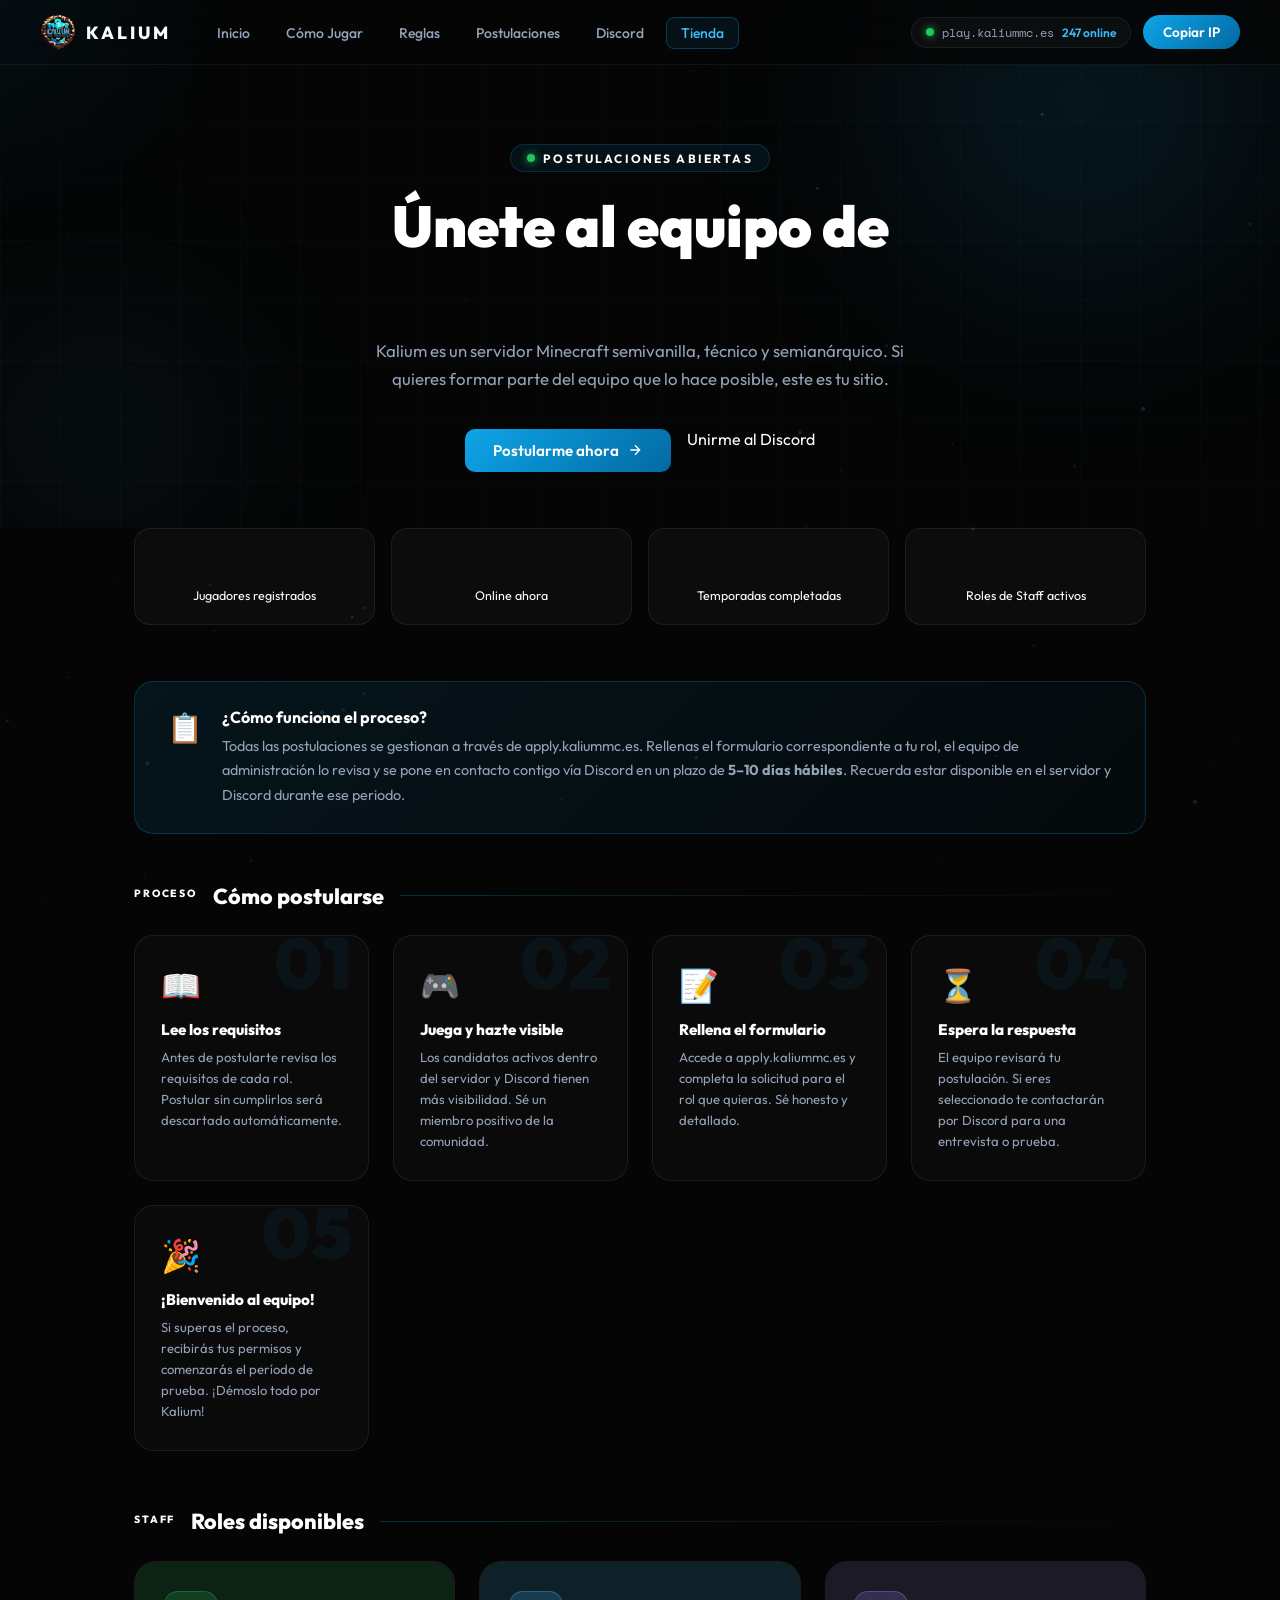
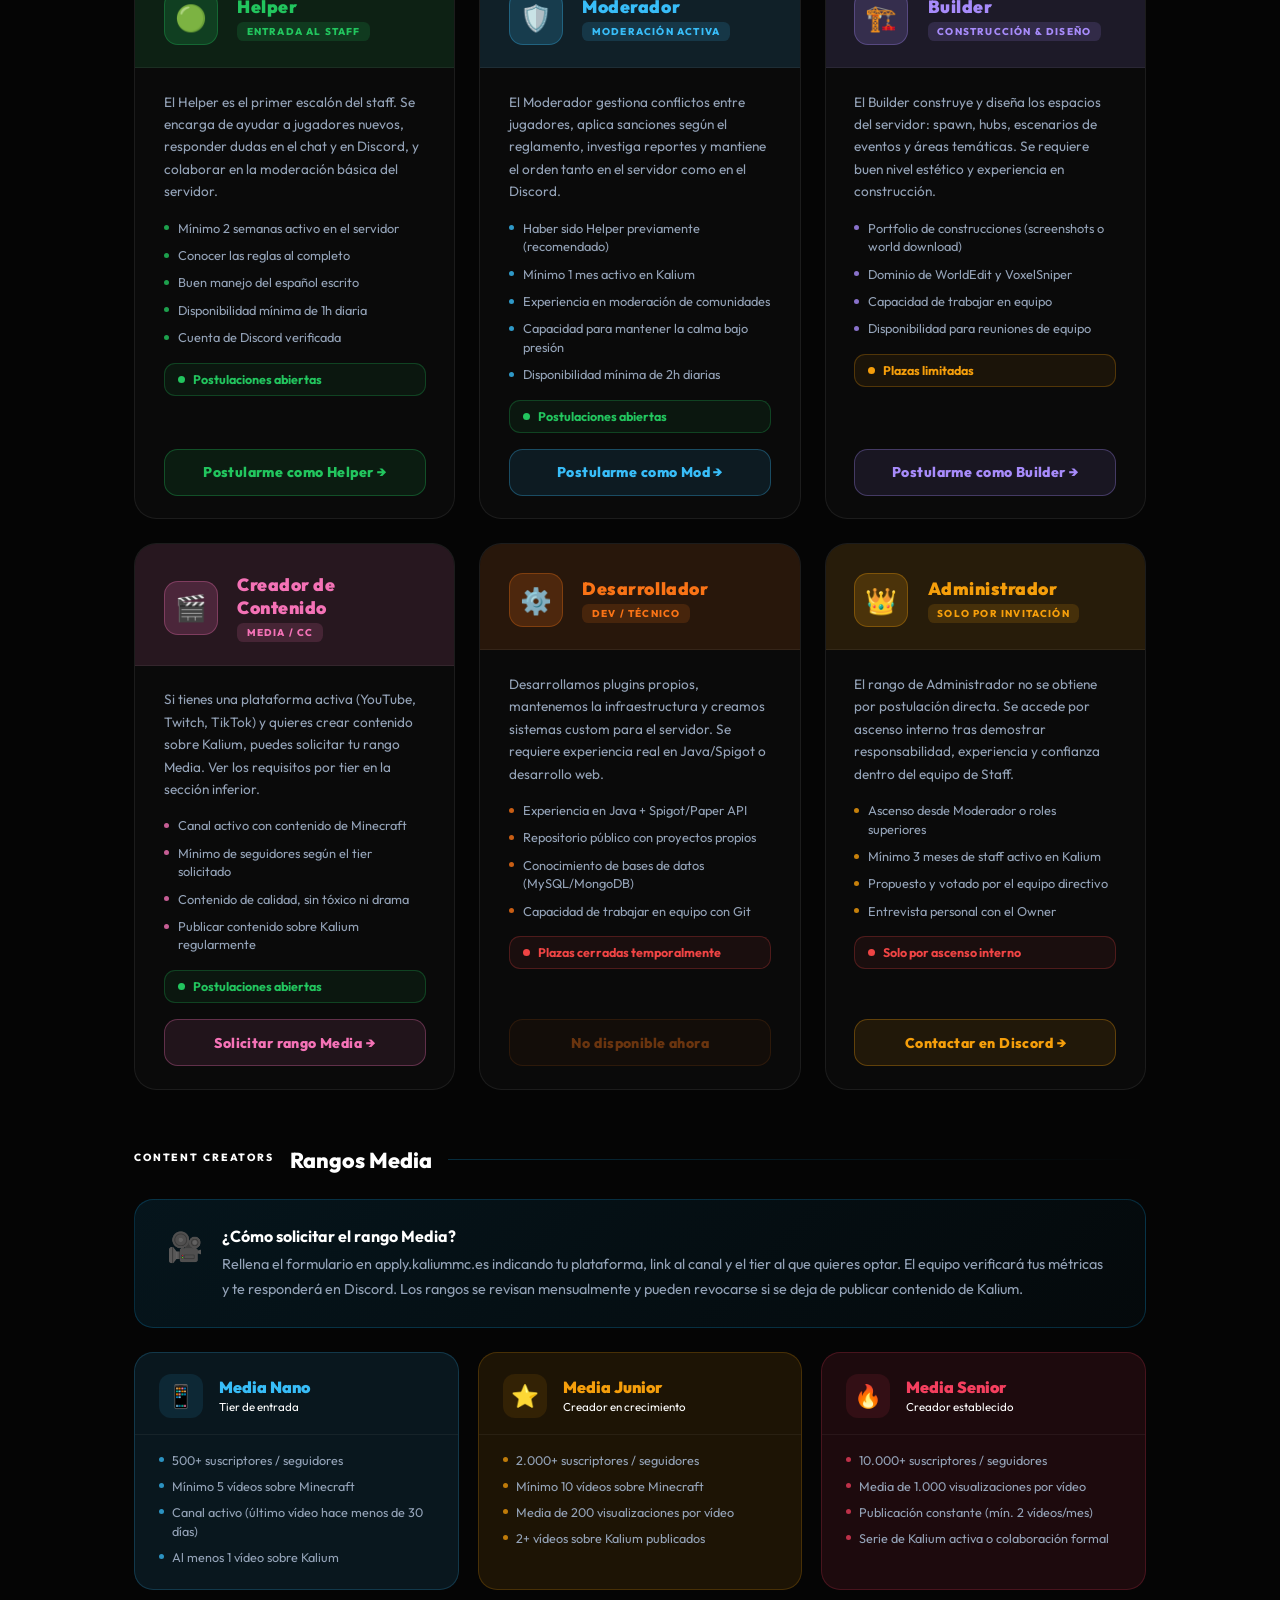
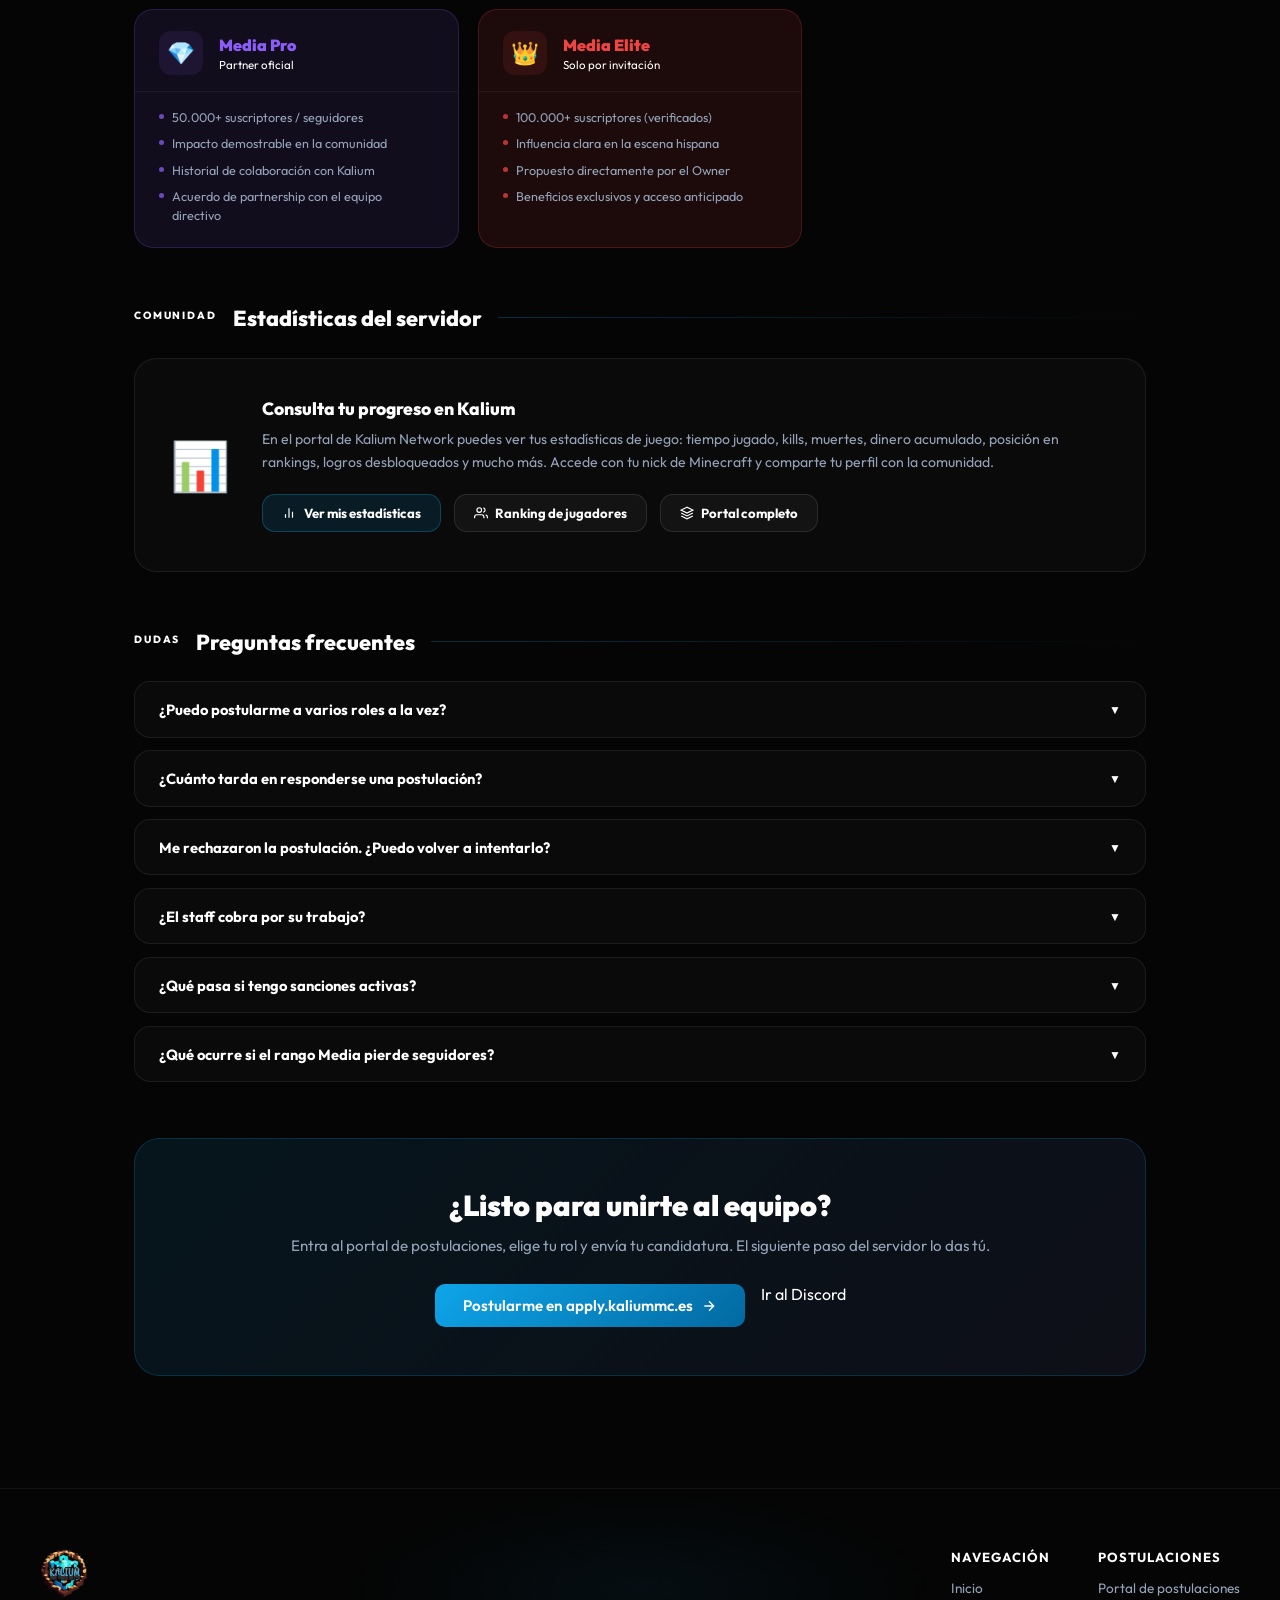
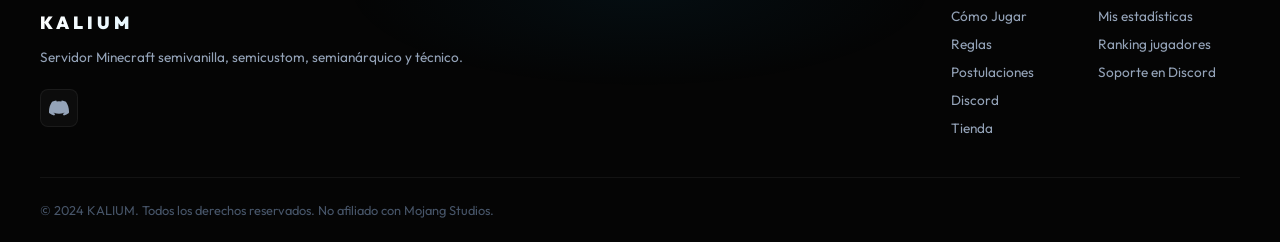
<file: postulaciones23234.html>
<!DOCTYPE html>
<html lang="es">
<head>
  <meta charset="UTF-8" />
  <meta name="viewport" content="width=device-width, initial-scale=1.0" />
  <title>Postulaciones — KALIUM Network</title>
  <meta name="description" content="Únete al equipo de Kalium Network. Postúlate como Helper, Moderador, Builder, Media u otros rangos del staff." />
  <link rel="stylesheet" href="styles.css" />
  <link rel="preconnect" href="https://fonts.googleapis.com" />
  <link rel="preconnect" href="https://fonts.gstatic.com" crossorigin />
  <link href="https://fonts.googleapis.com/css2?family=Outfit:wght@300;400;500;600;700;800;900&family=Space+Mono:wght@400;700&display=swap" rel="stylesheet" />

<style>
/* ═══════════════════════════════════════════
   POSTULACIONES PAGE — STYLES
═══════════════════════════════════════════ */

/* ── PAGE HERO ── */
.apply-hero {
  padding: 9rem 0 3.5rem;
  text-align: center;
  position: relative;
  overflow: hidden;
}
.apply-hero .hero-glow-orb { pointer-events: none; }

.apply-hero-eyebrow {
  display: inline-flex; align-items: center; gap: 0.5rem;
  font-size: 0.75rem; font-weight: 700; letter-spacing: 0.18em;
  text-transform: uppercase; color: var(--sky);
  background: rgba(14,165,233,0.08);
  border: 1px solid rgba(14,165,233,0.2);
  padding: 0.35rem 1rem; border-radius: 2rem;
  margin-bottom: 1.4rem;
}
.apply-hero h1 {
  font-size: clamp(2.2rem, 5vw, 3.6rem);
  font-weight: 900; line-height: 1.08;
  margin-bottom: 1.1rem;
}
.apply-hero h1 .accent {
  background: linear-gradient(135deg, var(--sky) 0%, #818cf8 100%);
  -webkit-background-clip: text; -webkit-text-fill-color: transparent;
}
.apply-hero p {
  font-size: 1.05rem; color: var(--gray-400);
  max-width: 560px; margin: 0 auto 2.2rem; line-height: 1.7;
}
.apply-hero-ctas { display: flex; gap: 1rem; justify-content: center; flex-wrap: wrap; }

/* ── CONTAINER ── */
.apply-container {
  max-width: 1060px;
  margin: 0 auto;
  padding: 0 1.5rem 7rem;
}

/* ── SECTION TITLE ── */
.apply-section-title {
  display: flex; align-items: center; gap: 1rem;
  margin-bottom: 1.6rem;
}
.apply-section-title h2 {
  font-size: 1.35rem; font-weight: 800;
}
.apply-section-title::after {
  content: ''; flex: 1; height: 1px;
  background: linear-gradient(to right, rgba(14,165,233,0.25), transparent);
}
.apply-section-eyebrow {
  font-size: 0.65rem; font-weight: 800; letter-spacing: 0.18em;
  text-transform: uppercase; color: var(--sky);
  margin-bottom: 0.3rem; display: block;
}

/* ── INFO BANNER ── */
.apply-banner {
  background: linear-gradient(135deg, rgba(14,165,233,0.1), rgba(14,165,233,0.03));
  border: 1px solid rgba(14,165,233,0.22);
  border-radius: 1.2rem;
  padding: 1.6rem 2rem;
  margin-bottom: 3rem;
  display: flex; gap: 1.2rem; align-items: flex-start;
}
.apply-banner-icon { font-size: 1.8rem; flex-shrink: 0; margin-top: 2px; }
.apply-banner-body h3 { font-size: 1rem; font-weight: 700; margin-bottom: 0.4rem; color: var(--white); }
.apply-banner-body p { color: var(--gray-400); font-size: 0.9rem; line-height: 1.7; margin: 0; }
.apply-banner-body a { color: var(--sky); text-decoration: none; }
.apply-banner-body a:hover { text-decoration: underline; }

/* ── STATS BAR ── */
.apply-stats {
  display: grid; grid-template-columns: repeat(auto-fit, minmax(160px, 1fr));
  gap: 1rem; margin-bottom: 3.5rem;
}
.apply-stat-card {
  background: rgba(255,255,255,0.03);
  border: 1px solid rgba(255,255,255,0.07);
  border-radius: 1rem; padding: 1.3rem 1.5rem;
  text-align: center;
  transition: border-color 0.25s, transform 0.25s;
}
.apply-stat-card:hover { border-color: rgba(14,165,233,0.25); transform: translateY(-3px); }
.apply-stat-num {
  font-size: 2rem; font-weight: 900;
  background: linear-gradient(135deg, var(--sky), #818cf8);
  -webkit-background-clip: text; -webkit-text-fill-color: transparent;
  line-height: 1;
}
.apply-stat-label { font-size: 0.78rem; color: var(--gray-500); margin-top: 0.4rem; }

/* ── STEP PROCESS ── */
.steps-grid {
  display: grid; grid-template-columns: repeat(auto-fit, minmax(220px, 1fr));
  gap: 1.5rem; margin-bottom: 3.5rem; counter-reset: steps;
}
.step-card {
  background: rgba(255,255,255,0.025);
  border: 1px solid rgba(255,255,255,0.07);
  border-radius: 1.2rem; padding: 1.8rem 1.6rem;
  position: relative; overflow: hidden;
  transition: border-color 0.25s, transform 0.25s;
  counter-increment: steps;
}
.step-card:hover { border-color: rgba(14,165,233,0.3); transform: translateY(-4px); }
.step-card::before {
  content: counter(steps, decimal-leading-zero);
  position: absolute; top: -0.6rem; right: 1rem;
  font-size: 4.5rem; font-weight: 900; color: rgba(14,165,233,0.06);
  font-family: var(--font); line-height: 1; pointer-events: none;
}
.step-icon { font-size: 2rem; margin-bottom: 0.9rem; }
.step-card h3 { font-size: 0.95rem; font-weight: 800; margin-bottom: 0.5rem; color: var(--white); }
.step-card p { font-size: 0.82rem; color: var(--gray-400); line-height: 1.6; margin: 0; }

/* ── RANK CARDS (Staff positions) ── */
.roles-grid {
  display: grid; grid-template-columns: repeat(auto-fill, minmax(300px, 1fr));
  gap: 1.5rem; margin-bottom: 3.5rem;
}
.role-card {
  border-radius: 1.4rem; overflow: hidden;
  border: 1px solid rgba(255,255,255,0.07);
  background: rgba(255,255,255,0.025);
  transition: transform 0.3s, border-color 0.3s, box-shadow 0.3s;
  display: flex; flex-direction: column;
}
.role-card:hover { transform: translateY(-5px); }

/* color tiers */
.role-card.tier-green  { --rc: #22c55e; --rb: rgba(34,197,94,0.12); }
.role-card.tier-blue   { --rc: #38bdf8; --rb: rgba(56,189,248,0.12); }
.role-card.tier-purple { --rc: #a78bfa; --rb: rgba(167,139,250,0.12); }
.role-card.tier-orange { --rc: #f97316; --rb: rgba(249,115,22,0.12); }
.role-card.tier-pink   { --rc: #f472b6; --rb: rgba(244,114,182,0.12); }
.role-card.tier-gold   { --rc: #f59e0b; --rb: rgba(245,158,11,0.12); }

.role-card:hover { border-color: var(--rc); box-shadow: 0 14px 40px color-mix(in srgb, var(--rc) 14%, transparent); }

.role-card-top {
  background: var(--rb);
  padding: 1.8rem 1.8rem 1.4rem;
  display: flex; align-items: center; gap: 1.2rem;
  border-bottom: 1px solid rgba(255,255,255,0.06);
}
.role-icon {
  width: 54px; height: 54px; border-radius: 14px;
  background: color-mix(in srgb, var(--rc) 18%, transparent);
  border: 1px solid color-mix(in srgb, var(--rc) 30%, transparent);
  display: flex; align-items: center; justify-content: center;
  font-size: 1.6rem; flex-shrink: 0;
}
.role-title-wrap { flex: 1; }
.role-name { font-size: 1.1rem; font-weight: 900; color: var(--rc); letter-spacing: 0.03em; }
.role-tag {
  display: inline-block; font-size: 0.62rem; font-weight: 800;
  letter-spacing: 0.12em; text-transform: uppercase;
  padding: 0.2rem 0.6rem; border-radius: 0.4rem;
  margin-top: 0.25rem;
  background: color-mix(in srgb, var(--rc) 15%, transparent);
  color: var(--rc);
}

.role-body { padding: 1.4rem 1.8rem; flex: 1; display: flex; flex-direction: column; gap: 1rem; }
.role-desc { font-size: 0.85rem; color: var(--gray-400); line-height: 1.65; }

.role-reqs { list-style: none; display: flex; flex-direction: column; gap: 0.55rem; }
.role-reqs li {
  display: flex; align-items: flex-start; gap: 0.55rem;
  font-size: 0.8rem; color: var(--gray-400); line-height: 1.45;
}
.role-reqs li::before {
  content: ''; width: 5px; height: 5px; border-radius: 50%;
  background: var(--rc); flex-shrink: 0; margin-top: 0.42rem; opacity: 0.8;
}

.role-status {
  display: flex; align-items: center; gap: 0.5rem;
  font-size: 0.78rem; font-weight: 700;
  padding: 0.5rem 0.8rem; border-radius: 0.7rem;
  border: 1px solid;
}
.role-status.open { color: #22c55e; border-color: rgba(34,197,94,0.25); background: rgba(34,197,94,0.07); }
.role-status.closed { color: #ef4444; border-color: rgba(239,68,68,0.25); background: rgba(239,68,68,0.07); }
.role-status.limited { color: #f59e0b; border-color: rgba(245,158,11,0.25); background: rgba(245,158,11,0.07); }
.role-status-dot { width: 7px; height: 7px; border-radius: 50%; background: currentColor; }
.role-status.open .role-status-dot { animation: pulse-dot 1.8s infinite; }

.role-apply-btn {
  width: 100%; padding: 0.85rem 1rem; margin-top: auto;
  background: color-mix(in srgb, var(--rc) 10%, transparent);
  border: 1.5px solid color-mix(in srgb, var(--rc) 30%, transparent);
  border-radius: 0.85rem; color: var(--rc);
  font-family: var(--font); font-size: 0.88rem; font-weight: 800;
  cursor: pointer; transition: all 0.25s; letter-spacing: 0.03em;
  display: flex; align-items: center; justify-content: center; gap: 0.5rem;
  text-decoration: none;
}
.role-apply-btn:hover {
  background: color-mix(in srgb, var(--rc) 20%, transparent);
  border-color: var(--rc);
  box-shadow: 0 0 20px color-mix(in srgb, var(--rc) 22%, transparent);
}
.role-apply-btn.disabled {
  opacity: 0.4; cursor: not-allowed; pointer-events: none;
}

/* ── MEDIA RANKS ── */
.media-section { margin-bottom: 3.5rem; }
.media-grid {
  display: grid; grid-template-columns: repeat(auto-fill, minmax(260px, 1fr));
  gap: 1.2rem;
}
.media-card {
  border-radius: 1.2rem; border: 1px solid rgba(255,255,255,0.07);
  background: rgba(255,255,255,0.025); overflow: hidden;
  transition: transform 0.25s, border-color 0.25s, box-shadow 0.25s;
}
.media-card:hover { transform: translateY(-4px); }
.media-card-head {
  padding: 1.3rem 1.5rem 1rem;
  display: flex; align-items: center; gap: 1rem;
  border-bottom: 1px solid rgba(255,255,255,0.05);
}
.media-badge {
  width: 44px; height: 44px; border-radius: 12px;
  display: flex; align-items: center; justify-content: center;
  font-size: 1.4rem; flex-shrink: 0;
}
.media-card-body { padding: 1rem 1.5rem 1.4rem; }

/* Media tier colours */
.mc-red   { --mc: #ef4444; background: rgba(239,68,68,.1); border-color: rgba(239,68,68,.25); }
.mc-rose  { --mc: #f43f5e; background: rgba(244,63,94,.1); border-color: rgba(244,63,94,.25); }
.mc-amber { --mc: #f59e0b; background: rgba(245,158,11,.1); border-color: rgba(245,158,11,.25); }
.mc-sky   { --mc: #38bdf8; background: rgba(56,189,248,.1); border-color: rgba(56,189,248,.25); }
.mc-vio   { --mc: #8b5cf6; background: rgba(139,92,246,.1); border-color: rgba(139,92,246,.25); }
.media-card:hover { border-color: var(--mc) !important; box-shadow: 0 10px 30px color-mix(in srgb, var(--mc) 12%, transparent); }
.media-rank-name { font-size: 1rem; font-weight: 900; color: var(--mc); }
.media-rank-sub { font-size: 0.72rem; color: var(--gray-500); margin-top: 0.15rem; }
.media-reqs-list { list-style: none; display: flex; flex-direction: column; gap: 0.45rem; }
.media-reqs-list li {
  display: flex; align-items: flex-start; gap: 0.5rem;
  font-size: 0.79rem; color: var(--gray-400); line-height: 1.5;
}
.media-reqs-list li::before {
  content: ''; width: 5px; height: 5px; border-radius: 50%;
  background: var(--mc); flex-shrink: 0; margin-top: 0.38rem; opacity: 0.75;
}

/* ── STATS LINK SECTION ── */
.stats-link-section { margin-bottom: 3.5rem; }
.stats-card {
  background: rgba(255,255,255,0.025);
  border: 1px solid rgba(255,255,255,0.07);
  border-radius: 1.4rem; padding: 2.4rem 2.2rem;
  display: flex; align-items: center; gap: 2rem;
  transition: border-color 0.25s, transform 0.25s;
}
.stats-card:hover { border-color: rgba(14,165,233,0.3); transform: translateY(-3px); }
.stats-card-icon { font-size: 3rem; flex-shrink: 0; }
.stats-card-body { flex: 1; }
.stats-card-body h3 { font-size: 1.1rem; font-weight: 800; margin-bottom: 0.5rem; }
.stats-card-body p { font-size: 0.88rem; color: var(--gray-400); line-height: 1.65; margin: 0 0 1.2rem; }
.stats-card-links { display: flex; gap: 0.8rem; flex-wrap: wrap; }
.stats-link-btn {
  display: inline-flex; align-items: center; gap: 0.45rem;
  padding: 0.65rem 1.2rem; border-radius: 0.8rem;
  font-family: var(--font); font-size: 0.82rem; font-weight: 700;
  text-decoration: none; transition: all 0.22s; border: 1.5px solid;
}
.stats-link-btn.primary {
  background: rgba(14,165,233,0.12); border-color: rgba(14,165,233,0.3);
  color: var(--sky);
}
.stats-link-btn.primary:hover { background: rgba(14,165,233,0.22); border-color: var(--sky); }
.stats-link-btn.secondary {
  background: rgba(255,255,255,0.04); border-color: rgba(255,255,255,0.1);
  color: var(--gray-300);
}
.stats-link-btn.secondary:hover { background: rgba(255,255,255,0.08); border-color: rgba(255,255,255,0.2); }

/* ── FAQ ── */
.faq-list { display: flex; flex-direction: column; gap: 0.8rem; margin-bottom: 3.5rem; }
.faq-item {
  border-radius: 1rem; border: 1px solid rgba(255,255,255,0.07);
  background: rgba(255,255,255,0.025); overflow: hidden;
}
.faq-header {
  display: flex; align-items: center; justify-content: space-between;
  padding: 1.1rem 1.5rem; cursor: pointer; user-select: none; gap: 1rem;
  transition: background 0.2s;
}
.faq-header:hover { background: rgba(255,255,255,0.03); }
.faq-q { font-size: 0.92rem; font-weight: 700; color: var(--white); }
.faq-arrow { font-size: 0.75rem; color: var(--sky); transition: transform 0.25s; flex-shrink: 0; }
.faq-item.open .faq-arrow { transform: rotate(180deg); }
.faq-body { display: none; padding: 0 1.5rem 1.2rem; }
.faq-item.open .faq-body { display: block; }
.faq-body p { font-size: 0.86rem; color: var(--gray-400); line-height: 1.7; margin: 0; }
.faq-body strong { color: var(--sky); }

/* ── CTA BOTTOM ── */
.apply-cta-box {
  border-radius: 1.6rem;
  background: linear-gradient(135deg, rgba(14,165,233,0.1), rgba(129,140,248,0.08));
  border: 1px solid rgba(14,165,233,0.2);
  padding: 3rem 2.5rem; text-align: center;
}
.apply-cta-box h2 { font-size: 1.8rem; font-weight: 900; margin-bottom: 0.8rem; }
.apply-cta-box p { color: var(--gray-400); font-size: 0.95rem; margin-bottom: 1.8rem; }
.apply-cta-btns { display: flex; gap: 1rem; justify-content: center; flex-wrap: wrap; }

/* ── MOBILE ── */
@media (max-width: 640px) {
  .roles-grid { grid-template-columns: 1fr; }
  .media-grid { grid-template-columns: 1fr; }
  .steps-grid { grid-template-columns: 1fr 1fr; }
  .apply-stats { grid-template-columns: 1fr 1fr; }
  .stats-card { flex-direction: column; text-align: center; }
  .stats-card-links { justify-content: center; }
}
@media (max-width: 420px) {
  .steps-grid { grid-template-columns: 1fr; }
}

/* pulse dot reuse */
@keyframes pulse-dot { 0%,100%{opacity:1} 50%{opacity:.35} }
</style>
</head>
<body>

  <!-- CURSOR GLOW -->
  <div id="cursor-glow"></div>
  <!-- PARTICLES -->
  <canvas id="particles-canvas"></canvas>

  <!-- ══════ NAVBAR ══════ -->
  <nav id="navbar">
    <div class="nav-inner">
      <a href="index.html" class="nav-logo">
        <img src="LOGO.png" alt="Kalium" onerror="this.style.display='none'" />
        <span>KALIUM</span>
      </a>
      <ul class="nav-links">
        <li><a href="index.html">Inicio</a></li>
        <li><a href="comojugar.html">Cómo Jugar</a></li>
        <li><a href="reglas.html">Reglas</a></li>
        <li><a href="postulaciones.html" class="active">Postulaciones</a></li>
        <li><a href="https://discord.gg/JebTuFsWKD" target="_blank">Discord</a></li>
        <li><a href="tienda.html" class="nav-store-link">Tienda</a></li>
      </ul>
      <div class="nav-right">
        <div class="server-status">
          <span class="status-dot"></span>
          <span class="status-ip">play.kaliummc.es</span>
          <span class="status-players" id="online-players">0 online</span>
        </div>
        <button class="btn-connect" onclick="copyIP('play.kaliummc.es')">Copiar IP</button>
      </div>
      <button class="nav-toggle" id="nav-toggle">
        <span></span><span></span><span></span>
      </button>
    </div>
    <div class="mobile-menu" id="mobile-menu">
      <ul>
        <li><a href="index.html">Inicio</a></li>
        <li><a href="comojugar.html">Cómo Jugar</a></li>
        <li><a href="reglas.html">Reglas</a></li>
        <li><a href="postulaciones.html">Postulaciones</a></li>
        <li><a href="https://discord.gg/JebTuFsWKD" target="_blank">Discord</a></li>
        <li><a href="tienda.html">Tienda</a></li>
      </ul>
      <div class="mobile-server">
        <span class="status-dot"></span>
        <span>play.kaliummc.es</span>
        <span id="online-players-mobile">0 online</span>
      </div>
    </div>
  </nav>

  <!-- ══════ HERO ══════ -->
  <section class="apply-hero">
    <div class="hero-glow-orb orb1"></div>
    <div class="hero-glow-orb orb2"></div>
    <div class="hero-bg-grid"></div>
    <div class="container" style="position:relative;z-index:1">
      <div class="apply-hero-eyebrow">
        <span class="status-dot"></span>
        Postulaciones abiertas
      </div>
      <h1>Únete al equipo de<br><span class="accent">KALIUM Network</span></h1>
      <p>Kalium es un servidor Minecraft semivanilla, técnico y semianárquico. Si quieres formar parte del equipo que lo hace posible, este es tu sitio.</p>
      <div class="apply-hero-ctas">
        <a href="https://apply.kaliummc.es" target="_blank" class="btn-primary">
          <span>Postularme ahora</span>
          <svg width="16" height="16" viewBox="0 0 24 24" fill="none" stroke="currentColor" stroke-width="2"><path d="M5 12h14M12 5l7 7-7 7"/></svg>
        </a>
        <a href="https://discord.gg/JebTuFsWKD" target="_blank" class="btn-ghost">Unirme al Discord</a>
      </div>
    </div>
  </section>

  <!-- ══════ MAIN CONTENT ══════ -->
  <div class="apply-container">

    <!-- STATS BAR -->
    <div class="apply-stats">
      <div class="apply-stat-card">
        <div class="apply-stat-num">+12K</div>
        <div class="apply-stat-label">Jugadores registrados</div>
      </div>
      <div class="apply-stat-card">
        <div class="apply-stat-num">247</div>
        <div class="apply-stat-label">Online ahora</div>
      </div>
      <div class="apply-stat-card">
        <div class="apply-stat-num">3</div>
        <div class="apply-stat-label">Temporadas completadas</div>
      </div>
      <div class="apply-stat-card">
        <div class="apply-stat-num">8</div>
        <div class="apply-stat-label">Roles de Staff activos</div>
      </div>
    </div>

    <!-- INFO BANNER -->
    <div class="apply-banner">
      <div class="apply-banner-icon">📋</div>
      <div class="apply-banner-body">
        <h3>¿Cómo funciona el proceso?</h3>
        <p>
          Todas las postulaciones se gestionan a través de <a href="https://apply.kaliummc.es" target="_blank">apply.kaliummc.es</a>.
          Rellenas el formulario correspondiente a tu rol, el equipo de administración lo revisa y se pone en contacto contigo vía Discord
          en un plazo de <strong style="color:var(--sky)">5–10 días hábiles</strong>.
          Recuerda estar disponible en el servidor y Discord durante ese periodo.
        </p>
      </div>
    </div>

    <!-- CÓMO POSTULARSE — PASOS -->
    <div style="margin-bottom:3.5rem">
      <div class="apply-section-title">
        <span class="apply-section-eyebrow">Proceso</span>
        <h2>Cómo postularse</h2>
      </div>
      <div class="steps-grid">
        <div class="step-card">
          <div class="step-icon">📖</div>
          <h3>Lee los requisitos</h3>
          <p>Antes de postularte revisa los requisitos de cada rol. Postular sin cumplirlos será descartado automáticamente.</p>
        </div>
        <div class="step-card">
          <div class="step-icon">🎮</div>
          <h3>Juega y hazte visible</h3>
          <p>Los candidatos activos dentro del servidor y Discord tienen más visibilidad. Sé un miembro positivo de la comunidad.</p>
        </div>
        <div class="step-card">
          <div class="step-icon">📝</div>
          <h3>Rellena el formulario</h3>
          <p>Accede a <a href="https://apply.kaliummc.es" target="_blank" style="color:var(--sky)">apply.kaliummc.es</a> y completa la solicitud para el rol que quieras. Sé honesto y detallado.</p>
        </div>
        <div class="step-card">
          <div class="step-icon">⏳</div>
          <h3>Espera la respuesta</h3>
          <p>El equipo revisará tu postulación. Si eres seleccionado te contactarán por Discord para una entrevista o prueba.</p>
        </div>
        <div class="step-card">
          <div class="step-icon">🎉</div>
          <h3>¡Bienvenido al equipo!</h3>
          <p>Si superas el proceso, recibirás tus permisos y comenzarás el período de prueba. ¡Démoslo todo por Kalium!</p>
        </div>
      </div>
    </div>

    <!-- ROLES DE STAFF -->
    <div style="margin-bottom:3.5rem">
      <div class="apply-section-title">
        <span class="apply-section-eyebrow">Staff</span>
        <h2>Roles disponibles</h2>
      </div>

      <div class="roles-grid">

        <!-- HELPER -->
        <div class="role-card tier-green">
          <div class="role-card-top">
            <div class="role-icon">🟢</div>
            <div class="role-title-wrap">
              <div class="role-name">Helper</div>
              <span class="role-tag">Entrada al Staff</span>
            </div>
          </div>
          <div class="role-body">
            <p class="role-desc">El Helper es el primer escalón del staff. Se encarga de ayudar a jugadores nuevos, responder dudas en el chat y en Discord, y colaborar en la moderación básica del servidor.</p>
            <ul class="role-reqs">
              <li>Mínimo 2 semanas activo en el servidor</li>
              <li>Conocer las reglas al completo</li>
              <li>Buen manejo del español escrito</li>
              <li>Disponibilidad mínima de 1h diaria</li>
              <li>Cuenta de Discord verificada</li>
            </ul>
            <div class="role-status open">
              <span class="role-status-dot"></span> Postulaciones abiertas
            </div>
            <a href="https://apply.kaliummc.es" target="_blank" class="role-apply-btn">
              Postularme como Helper →
            </a>
          </div>
        </div>

        <!-- MODERADOR -->
        <div class="role-card tier-blue">
          <div class="role-card-top">
            <div class="role-icon">🛡️</div>
            <div class="role-title-wrap">
              <div class="role-name">Moderador</div>
              <span class="role-tag">Moderación activa</span>
            </div>
          </div>
          <div class="role-body">
            <p class="role-desc">El Moderador gestiona conflictos entre jugadores, aplica sanciones según el reglamento, investiga reportes y mantiene el orden tanto en el servidor como en el Discord.</p>
            <ul class="role-reqs">
              <li>Haber sido Helper previamente (recomendado)</li>
              <li>Mínimo 1 mes activo en Kalium</li>
              <li>Experiencia en moderación de comunidades</li>
              <li>Capacidad para mantener la calma bajo presión</li>
              <li>Disponibilidad mínima de 2h diarias</li>
            </ul>
            <div class="role-status open">
              <span class="role-status-dot"></span> Postulaciones abiertas
            </div>
            <a href="https://apply.kaliummc.es" target="_blank" class="role-apply-btn">
              Postularme como Mod →
            </a>
          </div>
        </div>

        <!-- BUILDER -->
        <div class="role-card tier-purple">
          <div class="role-card-top">
            <div class="role-icon">🏗️</div>
            <div class="role-title-wrap">
              <div class="role-name">Builder</div>
              <span class="role-tag">Construcción & Diseño</span>
            </div>
          </div>
          <div class="role-body">
            <p class="role-desc">El Builder construye y diseña los espacios del servidor: spawn, hubs, escenarios de eventos y áreas temáticas. Se requiere buen nivel estético y experiencia en construcción.</p>
            <ul class="role-reqs">
              <li>Portfolio de construcciones (screenshots o world download)</li>
              <li>Dominio de WorldEdit y VoxelSniper</li>
              <li>Capacidad de trabajar en equipo</li>
              <li>Disponibilidad para reuniones de equipo</li>
            </ul>
            <div class="role-status limited">
              <span class="role-status-dot"></span> Plazas limitadas
            </div>
            <a href="https://apply.kaliummc.es" target="_blank" class="role-apply-btn">
              Postularme como Builder →
            </a>
          </div>
        </div>

        <!-- MEDIA / CONTENT CREATOR -->
        <div class="role-card tier-pink">
          <div class="role-card-top">
            <div class="role-icon">🎬</div>
            <div class="role-title-wrap">
              <div class="role-name">Creador de Contenido</div>
              <span class="role-tag">Media / CC</span>
            </div>
          </div>
          <div class="role-body">
            <p class="role-desc">Si tienes una plataforma activa (YouTube, Twitch, TikTok) y quieres crear contenido sobre Kalium, puedes solicitar tu rango Media. Ver los requisitos por tier en la sección inferior.</p>
            <ul class="role-reqs">
              <li>Canal activo con contenido de Minecraft</li>
              <li>Mínimo de seguidores según el tier solicitado</li>
              <li>Contenido de calidad, sin tóxico ni drama</li>
              <li>Publicar contenido sobre Kalium regularmente</li>
            </ul>
            <div class="role-status open">
              <span class="role-status-dot"></span> Postulaciones abiertas
            </div>
            <a href="https://apply.kaliummc.es" target="_blank" class="role-apply-btn">
              Solicitar rango Media →
            </a>
          </div>
        </div>

        <!-- DESARROLLADOR -->
        <div class="role-card tier-orange">
          <div class="role-card-top">
            <div class="role-icon">⚙️</div>
            <div class="role-title-wrap">
              <div class="role-name">Desarrollador</div>
              <span class="role-tag">Dev / Técnico</span>
            </div>
          </div>
          <div class="role-body">
            <p class="role-desc">Desarrollamos plugins propios, mantenemos la infraestructura y creamos sistemas custom para el servidor. Se requiere experiencia real en Java/Spigot o desarrollo web.</p>
            <ul class="role-reqs">
              <li>Experiencia en Java + Spigot/Paper API</li>
              <li>Repositorio público con proyectos propios</li>
              <li>Conocimiento de bases de datos (MySQL/MongoDB)</li>
              <li>Capacidad de trabajar en equipo con Git</li>
            </ul>
            <div class="role-status closed">
              <span class="role-status-dot"></span> Plazas cerradas temporalmente
            </div>
            <a href="https://apply.kaliummc.es" target="_blank" class="role-apply-btn disabled">
              No disponible ahora
            </a>
          </div>
        </div>

        <!-- ADMINISTRADOR -->
        <div class="role-card tier-gold">
          <div class="role-card-top">
            <div class="role-icon">👑</div>
            <div class="role-title-wrap">
              <div class="role-name">Administrador</div>
              <span class="role-tag">Solo por invitación</span>
            </div>
          </div>
          <div class="role-body">
            <p class="role-desc">El rango de Administrador no se obtiene por postulación directa. Se accede por ascenso interno tras demostrar responsabilidad, experiencia y confianza dentro del equipo de Staff.</p>
            <ul class="role-reqs">
              <li>Ascenso desde Moderador o roles superiores</li>
              <li>Mínimo 3 meses de staff activo en Kalium</li>
              <li>Propuesto y votado por el equipo directivo</li>
              <li>Entrevista personal con el Owner</li>
            </ul>
            <div class="role-status closed">
              <span class="role-status-dot"></span> Solo por ascenso interno
            </div>
            <a href="https://discord.gg/JebTuFsWKD" target="_blank" class="role-apply-btn">
              Contactar en Discord →
            </a>
          </div>
        </div>

      </div>
    </div>

    <!-- RANGOS MEDIA -->
    <div class="media-section">
      <div class="apply-section-title">
        <span class="apply-section-eyebrow">Content Creators</span>
        <h2>Rangos Media</h2>
      </div>
      <div class="apply-banner" style="margin-bottom:1.5rem">
        <div class="apply-banner-icon">🎥</div>
        <div class="apply-banner-body">
          <h3>¿Cómo solicitar el rango Media?</h3>
          <p>Rellena el formulario en <a href="https://apply.kaliummc.es" target="_blank">apply.kaliummc.es</a> indicando tu plataforma, link al canal y el tier al que quieres optar. El equipo verificará tus métricas y te responderá en Discord. Los rangos se revisan mensualmente y pueden revocarse si se deja de publicar contenido de Kalium.</p>
        </div>
      </div>
      <div class="media-grid">

        <div class="media-card mc-sky" style="border-color:rgba(56,189,248,0.2)">
          <div class="media-card-head">
            <div class="media-badge mc-sky">📱</div>
            <div>
              <div class="media-rank-name">Media Nano</div>
              <div class="media-rank-sub">Tier de entrada</div>
            </div>
          </div>
          <div class="media-card-body">
            <ul class="media-reqs-list">
              <li>500+ suscriptores / seguidores</li>
              <li>Mínimo 5 vídeos sobre Minecraft</li>
              <li>Canal activo (último vídeo hace menos de 30 días)</li>
              <li>Al menos 1 vídeo sobre Kalium</li>
            </ul>
          </div>
        </div>

        <div class="media-card mc-amber" style="border-color:rgba(245,158,11,0.2)">
          <div class="media-card-head">
            <div class="media-badge mc-amber">⭐</div>
            <div>
              <div class="media-rank-name">Media Junior</div>
              <div class="media-rank-sub">Creador en crecimiento</div>
            </div>
          </div>
          <div class="media-card-body">
            <ul class="media-reqs-list">
              <li>2.000+ suscriptores / seguidores</li>
              <li>Mínimo 10 vídeos sobre Minecraft</li>
              <li>Media de 200 visualizaciones por vídeo</li>
              <li>2+ vídeos sobre Kalium publicados</li>
            </ul>
          </div>
        </div>

        <div class="media-card mc-rose" style="border-color:rgba(244,63,94,0.2)">
          <div class="media-card-head">
            <div class="media-badge mc-rose">🔥</div>
            <div>
              <div class="media-rank-name">Media Senior</div>
              <div class="media-rank-sub">Creador establecido</div>
            </div>
          </div>
          <div class="media-card-body">
            <ul class="media-reqs-list">
              <li>10.000+ suscriptores / seguidores</li>
              <li>Media de 1.000 visualizaciones por vídeo</li>
              <li>Publicación constante (mín. 2 vídeos/mes)</li>
              <li>Serie de Kalium activa o colaboración formal</li>
            </ul>
          </div>
        </div>

        <div class="media-card mc-vio" style="border-color:rgba(139,92,246,0.2)">
          <div class="media-card-head">
            <div class="media-badge mc-vio">💎</div>
            <div>
              <div class="media-rank-name">Media Pro</div>
              <div class="media-rank-sub">Partner oficial</div>
            </div>
          </div>
          <div class="media-card-body">
            <ul class="media-reqs-list">
              <li>50.000+ suscriptores / seguidores</li>
              <li>Impacto demostrable en la comunidad</li>
              <li>Historial de colaboración con Kalium</li>
              <li>Acuerdo de partnership con el equipo directivo</li>
            </ul>
          </div>
        </div>

        <div class="media-card mc-red" style="border-color:rgba(239,68,68,0.2)">
          <div class="media-card-head">
            <div class="media-badge mc-red">👑</div>
            <div>
              <div class="media-rank-name">Media Elite</div>
              <div class="media-rank-sub">Solo por invitación</div>
            </div>
          </div>
          <div class="media-card-body">
            <ul class="media-reqs-list">
              <li>100.000+ suscriptores (verificados)</li>
              <li>Influencia clara en la escena hispana</li>
              <li>Propuesto directamente por el Owner</li>
              <li>Beneficios exclusivos y acceso anticipado</li>
            </ul>
          </div>
        </div>

      </div>
    </div>

    <!-- ESTADÍSTICAS -->
    <div class="stats-link-section">
      <div class="apply-section-title">
        <span class="apply-section-eyebrow">Comunidad</span>
        <h2>Estadísticas del servidor</h2>
      </div>
      <div class="stats-card">
        <div class="stats-card-icon">📊</div>
        <div class="stats-card-body">
          <h3>Consulta tu progreso en Kalium</h3>
          <p>
            En el portal de Kalium Network puedes ver tus estadísticas de juego: tiempo jugado, kills, muertes, dinero acumulado, posición en rankings, logros desbloqueados y mucho más.
            Accede con tu nick de Minecraft y comparte tu perfil con la comunidad.
          </p>
          <div class="stats-card-links">
            <a href="https://apply.kaliummc.es" target="_blank" class="stats-link-btn primary">
              <svg width="14" height="14" viewBox="0 0 24 24" fill="none" stroke="currentColor" stroke-width="2"><path d="M18 20V10M12 20V4M6 20v-6"/></svg>
              Ver mis estadísticas
            </a>
            <a href="https://apply.kaliummc.es" target="_blank" class="stats-link-btn secondary">
              <svg width="14" height="14" viewBox="0 0 24 24" fill="none" stroke="currentColor" stroke-width="2"><path d="M17 21v-2a4 4 0 0 0-4-4H5a4 4 0 0 0-4 4v2"/><circle cx="9" cy="7" r="4"/><path d="M23 21v-2a4 4 0 0 0-3-3.87M16 3.13a4 4 0 0 1 0 7.75"/></svg>
              Ranking de jugadores
            </a>
            <a href="https://apply.kaliummc.es" target="_blank" class="stats-link-btn secondary">
              <svg width="14" height="14" viewBox="0 0 24 24" fill="none" stroke="currentColor" stroke-width="2"><path d="M12 2L2 7l10 5 10-5-10-5zM2 17l10 5 10-5M2 12l10 5 10-5"/></svg>
              Portal completo
            </a>
          </div>
        </div>
      </div>
    </div>

    <!-- FAQ -->
    <div style="margin-bottom:3.5rem">
      <div class="apply-section-title">
        <span class="apply-section-eyebrow">Dudas</span>
        <h2>Preguntas frecuentes</h2>
      </div>
      <div class="faq-list">
        <div class="faq-item">
          <div class="faq-header" onclick="toggleFaq(this)">
            <span class="faq-q">¿Puedo postularme a varios roles a la vez?</span>
            <span class="faq-arrow">▼</span>
          </div>
          <div class="faq-body"><p>No. Debes elegir el rol al que quieres optar y esperar respuesta antes de postularte a otro. Postularte a varios simultáneamente resultará en el descarte de todas las solicitudes.</p></div>
        </div>
        <div class="faq-item">
          <div class="faq-header" onclick="toggleFaq(this)">
            <span class="faq-q">¿Cuánto tarda en responderse una postulación?</span>
            <span class="faq-arrow">▼</span>
          </div>
          <div class="faq-body"><p>El equipo tiene un plazo de <strong>5–10 días hábiles</strong> para revisar tu solicitud. Si no recibes respuesta pasado ese tiempo puedes abrir un ticket en el Discord para consultar el estado.</p></div>
        </div>
        <div class="faq-item">
          <div class="faq-header" onclick="toggleFaq(this)">
            <span class="faq-q">Me rechazaron la postulación. ¿Puedo volver a intentarlo?</span>
            <span class="faq-arrow">▼</span>
          </div>
          <div class="faq-body"><p>Sí. Puedes volver a postularte pasados <strong>30 días</strong> desde la fecha del rechazo. Aprovecha ese tiempo para cumplir mejor los requisitos y ser más activo en la comunidad.</p></div>
        </div>
        <div class="faq-item">
          <div class="faq-header" onclick="toggleFaq(this)">
            <span class="faq-q">¿El staff cobra por su trabajo?</span>
            <span class="faq-arrow">▼</span>
          </div>
          <div class="faq-body"><p>El staff de Kalium es <strong>voluntario</strong>. Sin embargo, los miembros activos del equipo reciben beneficios internos como rangos, acceso a zonas exclusivas y reconocimiento en la comunidad.</p></div>
        </div>
        <div class="faq-item">
          <div class="faq-header" onclick="toggleFaq(this)">
            <span class="faq-q">¿Qué pasa si tengo sanciones activas?</span>
            <span class="faq-arrow">▼</span>
          </div>
          <div class="faq-body"><p>No puedes postularte si tienes <strong>warns, mutes o bans activos</strong> en el servidor. Espera a que expiren o a que sean eliminados tras una apelación antes de enviar tu solicitud.</p></div>
        </div>
        <div class="faq-item">
          <div class="faq-header" onclick="toggleFaq(this)">
            <span class="faq-q">¿Qué ocurre si el rango Media pierde seguidores?</span>
            <span class="faq-arrow">▼</span>
          </div>
          <div class="faq-body"><p>Los rangos Media se revisan mensualmente. Si caes por debajo del mínimo de seguidores o dejas de publicar contenido sobre Kalium, el rango puede ser bajado de tier o retirado hasta que vuelvas a cumplir los requisitos.</p></div>
        </div>
      </div>
    </div>

    <!-- CTA BOTTOM -->
    <div class="apply-cta-box">
      <h2>¿Listo para unirte al equipo?</h2>
      <p>Entra al portal de postulaciones, elige tu rol y envía tu candidatura. El siguiente paso del servidor lo das tú.</p>
      <div class="apply-cta-btns">
        <a href="https://apply.kaliummc.es" target="_blank" class="btn-primary">
          <span>Postularme en apply.kaliummc.es</span>
          <svg width="16" height="16" viewBox="0 0 24 24" fill="none" stroke="currentColor" stroke-width="2"><path d="M5 12h14M12 5l7 7-7 7"/></svg>
        </a>
        <a href="https://discord.gg/JebTuFsWKD" target="_blank" class="btn-ghost">Ir al Discord</a>
      </div>
    </div>

  </div><!-- /apply-container -->

  <!-- FOOTER -->
  <footer id="footer">
    <div class="footer-glow"></div>
    <div class="container">
      <div class="footer-top">
        <div class="footer-brand">
          <img src="LOGO.png" alt="Kalium" class="footer-logo" onerror="this.style.display='none'" />
          <span class="footer-name">KALIUM</span>
          <p>Servidor Minecraft semivanilla, semicustom, semianárquico y técnico.</p>
          <div class="footer-social">
            <a href="https://discord.gg/JebTuFsWKD" class="social-btn" title="Discord" target="_blank">
              <svg width="20" height="20" viewBox="0 0 24 24" fill="currentColor"><path d="M20.317 4.37a19.791 19.791 0 0 0-4.885-1.515.074.074 0 0 0-.079.037c-.21.375-.444.864-.608 1.25a18.27 18.27 0 0 0-5.487 0 12.64 12.64 0 0 0-.617-1.25.077.077 0 0 0-.079-.037A19.736 19.736 0 0 0 3.677 4.37a.07.07 0 0 0-.032.027C.533 9.046-.32 13.58.099 18.057.1 18.08.112 18.1.13 18.11a19.9 19.9 0 0 0 5.993 3.03.078.078 0 0 0 .084-.028c.462-.63.874-1.295 1.226-1.994a.076.076 0 0 0-.041-.106 13.107 13.107 0 0 1-1.872-.892.077.077 0 0 1-.008-.128 10.2 10.2 0 0 0 .372-.292.074.074 0 0 1 .077-.01c3.928 1.793 8.18 1.793 12.062 0a.074.074 0 0 1 .078.01c.12.098.246.198.373.292a.077.077 0 0 1-.006.127 12.299 12.299 0 0 1-1.873.892.077.077 0 0 0-.041.107c.36.698.772 1.362 1.225 1.993a.076.076 0 0 0 .084.028 19.839 19.839 0 0 0 6.002-3.03.077.077 0 0 0 .032-.054c.5-5.177-.838-9.674-3.549-13.66a.061.061 0 0 0-.031-.03z"/></svg>
            </a>
          </div>
        </div>
        <div class="footer-links">
          <div class="footer-col">
            <h5>Navegación</h5>
            <a href="index.html">Inicio</a>
            <a href="comojugar.html">Cómo Jugar</a>
            <a href="reglas.html">Reglas</a>
            <a href="postulaciones.html">Postulaciones</a>
            <a href="https://discord.gg/JebTuFsWKD" target="_blank">Discord</a>
            <a href="tienda.html">Tienda</a>
          </div>
          <div class="footer-col">
            <h5>Postulaciones</h5>
            <a href="https://apply.kaliummc.es" target="_blank">Portal de postulaciones</a>
            <a href="https://apply.kaliummc.es" target="_blank">Mis estadísticas</a>
            <a href="https://apply.kaliummc.es" target="_blank">Ranking jugadores</a>
            <a href="https://discord.gg/JebTuFsWKD" target="_blank">Soporte en Discord</a>
          </div>
        </div>
      </div>
      <div class="footer-bottom">
        <p>© 2024 KALIUM. Todos los derechos reservados. No afiliado con Mojang Studios.</p>
      </div>
    </div>
  </footer>

  <div id="notification" class="notification"></div>

  <script src="main.js"></script>
  <script>
    function toggleFaq(header){
      header.parentElement.classList.toggle('open');
    }

    // Navbar scroll
    const navbar = document.getElementById('navbar');
    window.addEventListener('scroll', () => {
      navbar.classList.toggle('scrolled', window.scrollY > 20);
    });

    // Mobile menu (backup if main.js loader doesn't fire on this page)
    document.getElementById('nav-toggle').addEventListener('click', () => {
      const m = document.getElementById('mobile-menu');
      m.style.display = m.style.display === 'flex' ? 'none' : 'flex';
    });
    document.querySelectorAll('.mobile-menu a').forEach(a => {
      a.addEventListener('click', () => {
        document.getElementById('mobile-menu').style.display = 'none';
      });
    });

    // Cursor glow
    const cg = document.getElementById('cursor-glow');
    document.addEventListener('mousemove', e => {
      cg.style.left = e.clientX + 'px';
      cg.style.top  = e.clientY + 'px';
    });

    // Particles
    (()=>{
      const cv = document.getElementById('particles-canvas');
      const ctx = cv.getContext('2d');
      let W, H, P = [];
      const resize = () => { W = cv.width = innerWidth; H = cv.height = innerHeight; };
      resize(); addEventListener('resize', resize);
      for(let i=0;i<55;i++) P.push({x:Math.random()*W,y:Math.random()*H,r:.5+Math.random()*1.5,dx:(Math.random()-.5)*.18,dy:-.05-Math.random()*.3,o:.06+Math.random()*.4});
      const draw = () => {
        ctx.clearRect(0,0,W,H);
        P.forEach(p=>{
          ctx.beginPath(); ctx.arc(p.x,p.y,p.r,0,Math.PI*2);
          ctx.fillStyle=`rgba(14,165,233,${p.o})`; ctx.fill();
          p.x+=p.dx; p.y+=p.dy;
          if(p.y<-10){p.y=H+10;p.x=Math.random()*W;}
          if(p.x<-10) p.x=W+10;
          if(p.x>W+10) p.x=-10;
        });
        requestAnimationFrame(draw);
      };
      draw();
    })();

    // Update online players display
    document.getElementById('online-players').textContent = '247 online';
    const om = document.getElementById('online-players-mobile');
    if(om) om.textContent = '247 online';
  </script>
</body>
</html>
</file>
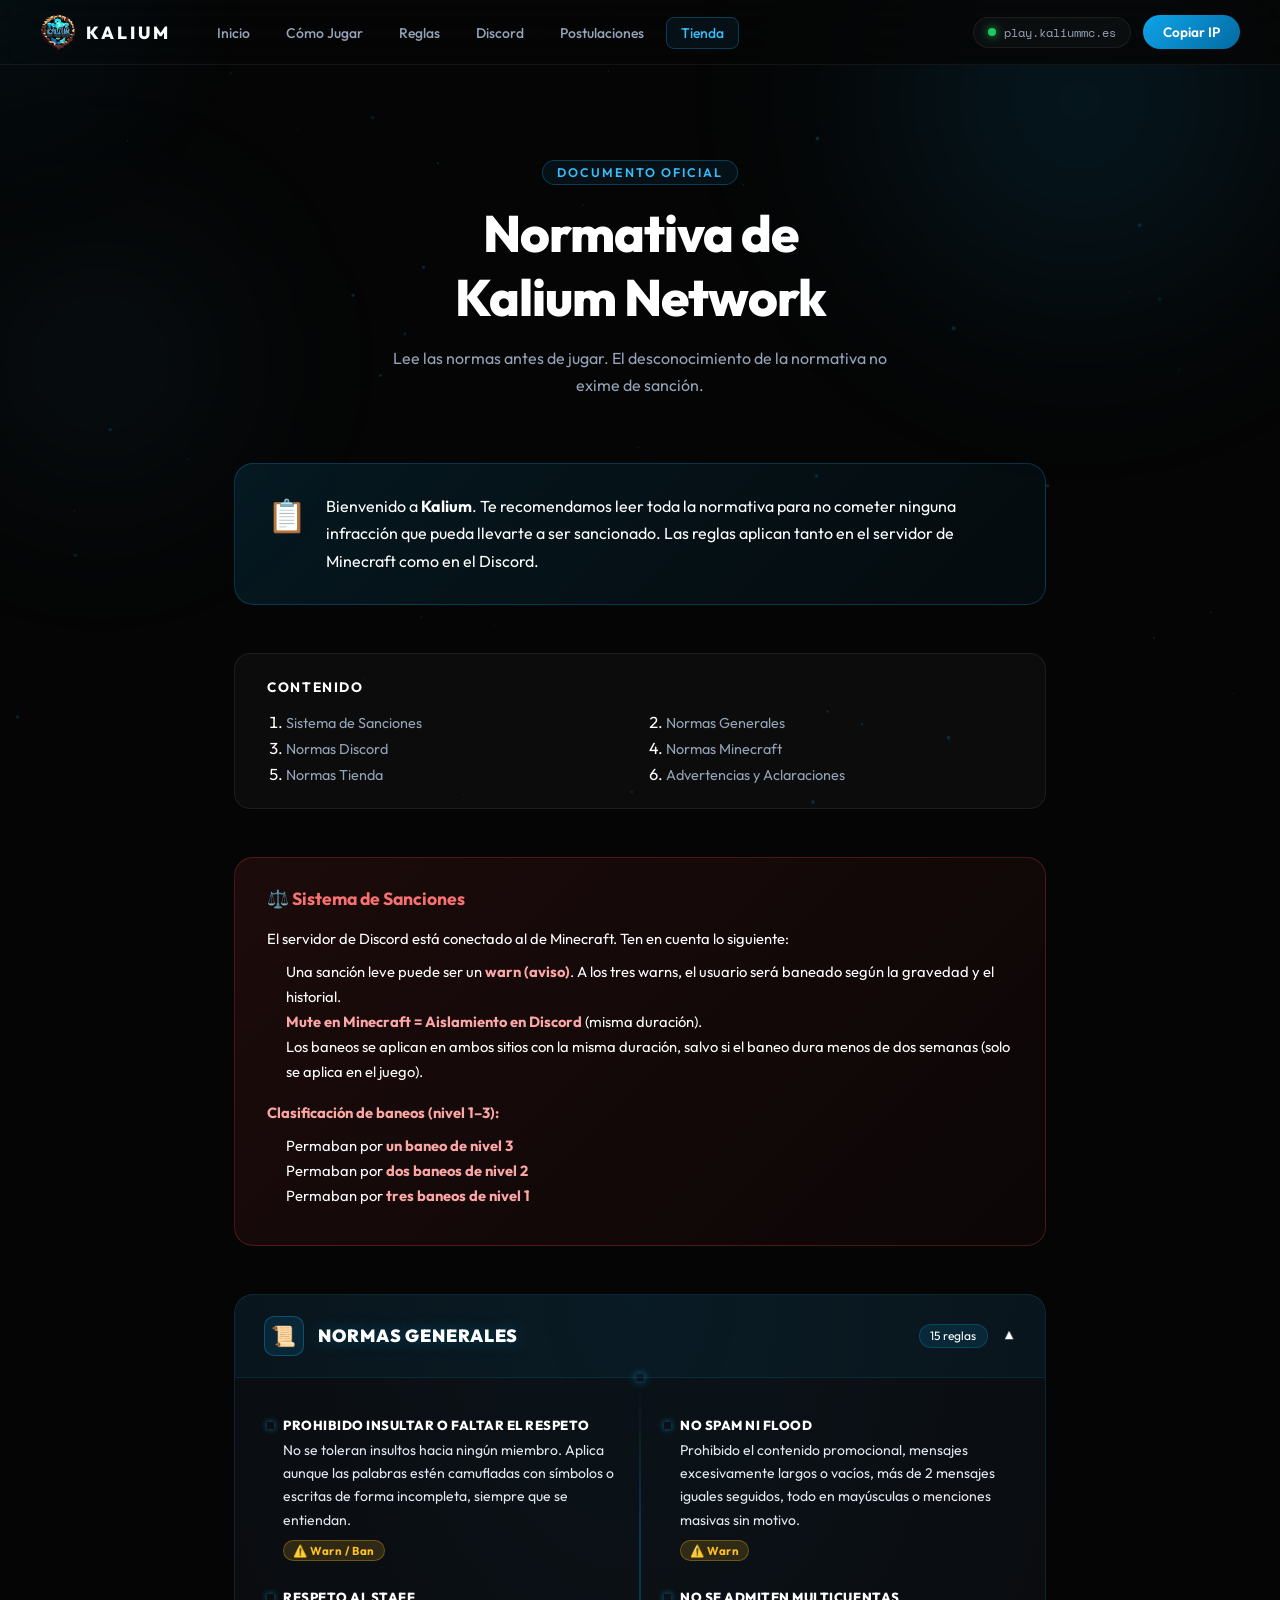
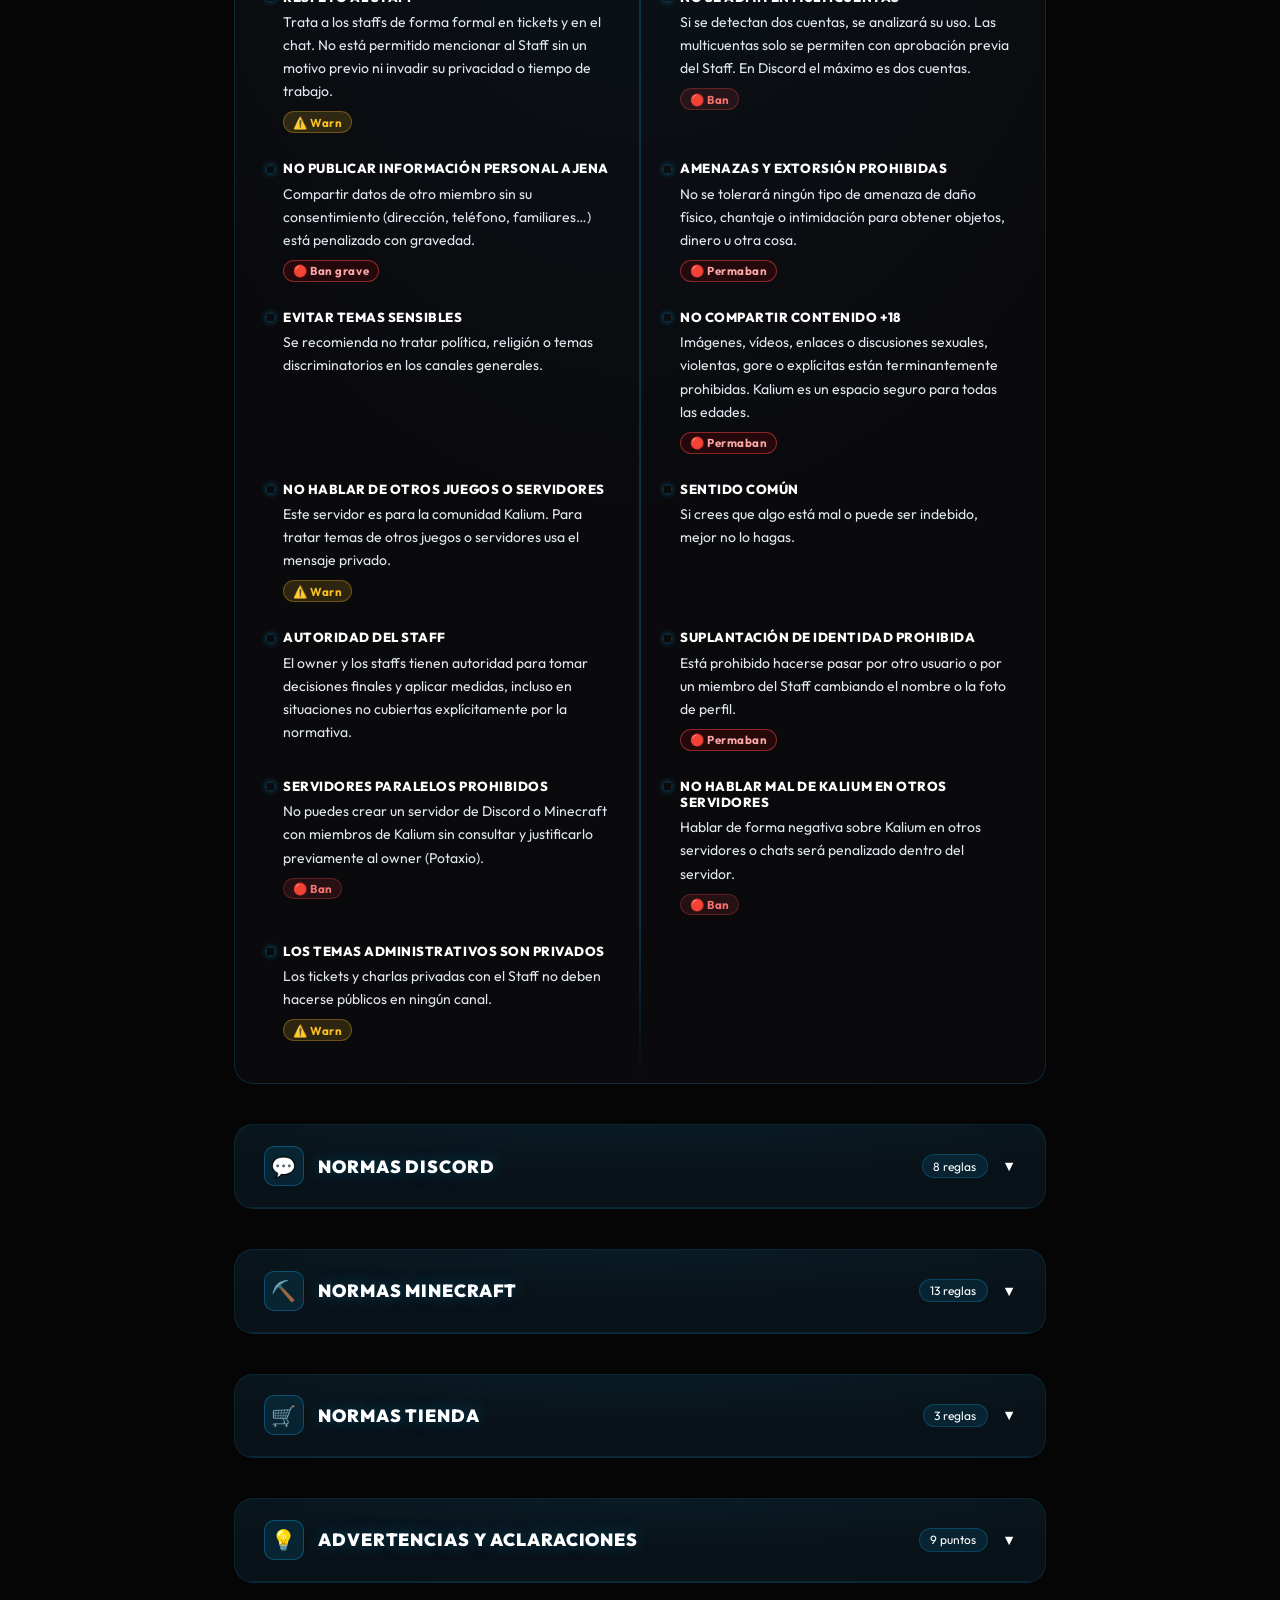
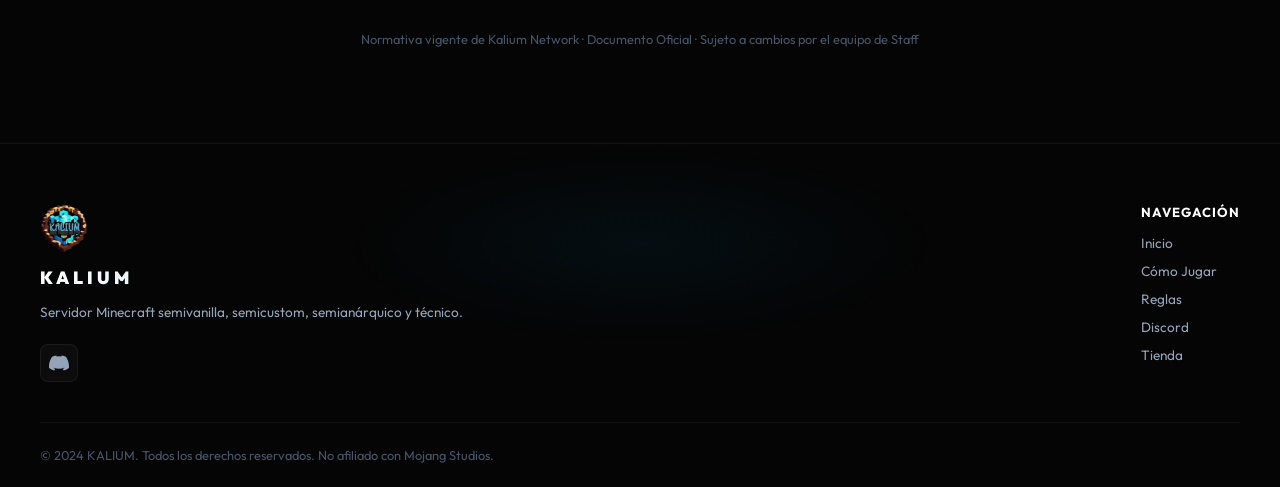
<file: reglas (2).html>
<!DOCTYPE html>
<html lang="es">
<head>
  <meta charset="UTF-8" />
  <meta name="viewport" content="width=device-width, initial-scale=1.0" />
  <title>Reglas — KALIUM Network</title>
  <link rel="stylesheet" href="styles.css" />
  <link rel="preconnect" href="https://fonts.googleapis.com" />
  <link rel="preconnect" href="https://fonts.gstatic.com" crossorigin />
  <link href="https://fonts.googleapis.com/css2?family=Outfit:wght@300;400;500;600;700;800;900&family=Space+Mono:wght@400;700&display=swap" rel="stylesheet" />
  <style>
    /* ── PAGE LAYOUT ── */
    .rules-hero {
      padding: 10rem 0 4rem;
      text-align: center;
      position: relative;
    }
    .rules-hero .hero-glow-orb { pointer-events: none; }

    .rules-container {
      max-width: 860px;
      margin: 0 auto;
      padding: 0 1.5rem 6rem;
    }

    /* ── INTRO BANNER ── */
    .rules-intro {
      background: linear-gradient(135deg, rgba(14,165,233,0.12), rgba(14,165,233,0.04));
      border: 1px solid rgba(14,165,233,0.25);
      border-radius: 1.2rem;
      padding: 1.8rem 2rem;
      margin-bottom: 3rem;
      display: flex;
      gap: 1.2rem;
      align-items: flex-start;
    }
    .rules-intro-icon { font-size: 2rem; flex-shrink: 0; margin-top: 2px; }
    .rules-intro p { color: var(--gray-300); line-height: 1.7; margin: 0; }

    /* ── TOC ── */
    .rules-toc {
      background: rgba(255,255,255,0.03);
      border: 1px solid rgba(255,255,255,0.07);
      border-radius: 1rem;
      padding: 1.5rem 2rem;
      margin-bottom: 3rem;
    }
    .rules-toc h3 { font-size: 0.85rem; letter-spacing: 0.12em; color: var(--sky); margin-bottom: 1rem; text-transform: uppercase; }
    .rules-toc ol { margin: 0; padding-left: 1.2rem; display: grid; grid-template-columns: 1fr 1fr; gap: 0.4rem 2rem; }
    .rules-toc li a { color: var(--gray-400); text-decoration: none; font-size: 0.9rem; transition: color 0.2s; }
    .rules-toc li a:hover { color: var(--sky); }
    @media (max-width: 600px) { .rules-toc ol { grid-template-columns: 1fr; } }

    /* ── SANCTION BOX ── */
    .sanction-box {
      background: linear-gradient(135deg, rgba(239,68,68,0.1), rgba(239,68,68,0.03));
      border: 1px solid rgba(239,68,68,0.25);
      border-radius: 1.2rem;
      padding: 1.8rem 2rem;
      margin-bottom: 3rem;
    }
    .sanction-box h2 { color: #f87171; font-size: 1.1rem; margin-bottom: 1rem; display: flex; align-items: center; gap: 0.6rem; }
    .sanction-box p, .sanction-box li { color: var(--gray-300); font-size: 0.92rem; line-height: 1.7; }
    .sanction-box ul { padding-left: 1.2rem; margin: 0.5rem 0; }
    .sanction-box strong { color: #fca5a5; }

    /* ── SECTION BLOCK (estilo tarjeta tipo "REGLAS MINECRAFT") ── */
    .rules-block {
      margin-bottom: 2.5rem;
      border-radius: 1.2rem;
      overflow: hidden;
      border: 1px solid rgba(14,165,233,0.18);
      background: radial-gradient(ellipse 120% 100% at 50% 0%, rgba(14,165,233,0.06) 0%, transparent 60%), #0a0a0d;
    }
    .rules-block-header {
      display: flex;
      align-items: center;
      gap: 0.9rem;
      padding: 1.3rem 1.8rem;
      cursor: pointer;
      user-select: none;
      background: rgba(14,165,233,0.05);
      border-bottom: 1px solid rgba(14,165,233,0.12);
      transition: background 0.2s;
    }
    .rules-block-header:hover { background: rgba(14,165,233,0.09); }
    .rules-block-header .rbh-icon {
      width: 40px; height: 40px; flex-shrink: 0;
      display: flex; align-items: center; justify-content: center;
      font-size: 1.25rem; border-radius: 10px;
      background: rgba(14,165,233,0.12);
      border: 1px solid rgba(14,165,233,0.35);
    }
    .rules-block-header h2 {
      font-size: 1.1rem; font-weight: 900; color: var(--white); margin: 0; flex: 1;
      text-transform: uppercase; letter-spacing: 0.05em;
      text-shadow: 0 0 16px rgba(14,165,233,0.35);
    }
    .rules-block-header .rbh-count { font-size: 0.75rem; color: var(--sky); background: rgba(14,165,233,0.12); border: 1px solid rgba(14,165,233,0.25); padding: 0.2rem 0.65rem; border-radius: 2rem; white-space: nowrap; }
    .rules-block-header .rbh-arrow { color: var(--gray-500); transition: transform 0.3s; font-size: 0.9rem; }
    .rules-block.open .rbh-arrow { transform: rotate(180deg); }

    .rules-block-body {
      display: none;
      position: relative;
      padding: 1.6rem 2rem 1.8rem;
    }
    .rules-block.open .rules-block-body { display: grid; grid-template-columns: 1fr 1fr; gap: 0 3rem; }
    /* Línea divisoria central estilo "circuito" */
    .rules-block.open .rules-block-body::before {
      content: '';
      position: absolute; left: 50%; top: 0; bottom: 0; width: 1px;
      background: linear-gradient(to bottom, transparent, rgba(14,165,233,0.5) 12%, rgba(14,165,233,0.5) 88%, transparent);
      transform: translateX(-50%);
    }
    .rules-block.open .rules-block-body::after {
      content: '';
      position: absolute; left: 50%; top: -4px; width: 7px; height: 7px;
      background: var(--sky); transform: translateX(-50%); border-radius: 1px;
      box-shadow: 0 0 8px rgba(14,165,233,0.8);
    }
    @media (max-width: 700px) {
      .rules-block.open .rules-block-body { grid-template-columns: 1fr; }
      .rules-block.open .rules-block-body::before,
      .rules-block.open .rules-block-body::after { display: none; }
    }

    /* ── RULE ITEM ── */
    .rule-item {
      display: block;
      padding: 0.85rem 0;
      transition: opacity 0.15s;
    }
    .rule-item:hover { opacity: 0.92; }
    .rule-num { display: none; }
    .rule-content strong {
      display: block;
      position: relative;
      padding-left: 16px;
      color: var(--sky);
      font-size: 0.82rem;
      font-weight: 800;
      letter-spacing: 0.04em;
      text-transform: uppercase;
      margin-bottom: 0.4rem;
    }
    .rule-content strong::before {
      content: '';
      position: absolute; left: 0; top: 0.42em;
      width: 7px; height: 7px;
      background: var(--sky);
      box-shadow: 0 0 6px rgba(14,165,233,0.7);
    }
    .rule-content p {
      color: var(--gray-200, #e2e8f0);
      font-size: 0.875rem;
      line-height: 1.65;
      margin: 0;
      padding-left: 16px;
    }
    .rule-content .rule-sub {
      margin-top: 0.5rem;
      margin-left: 16px;
      padding-left: 0.8rem;
      border-left: 2px solid rgba(14,165,233,0.2);
      color: var(--gray-500);
      font-size: 0.83rem;
      line-height: 1.6;
    }
    .rule-content .sev { margin-left: 16px; }

    /* ── SEVERITY BADGES ── */
    .sev { display: inline-flex; align-items: center; gap: 0.3rem; font-size: 0.72rem; font-weight: 700; padding: 0.15rem 0.55rem; border-radius: 2rem; margin-top: 0.5rem; letter-spacing: 0.05em; }
    .sev-warn  { background: rgba(251,191,36,0.15); color: #fbbf24; border: 1px solid rgba(251,191,36,0.3); }
    .sev-ban   { background: rgba(239,68,68,0.12); color: #f87171; border: 1px solid rgba(239,68,68,0.3); }
    .sev-perm  { background: rgba(139,0,0,0.2); color: #fca5a5; border: 1px solid rgba(239,68,68,0.5); }

    /* ── ACLARACIONES ── */
    .acl-grid {
      display: grid;
      grid-template-columns: 1fr 1fr;
      gap: 1rem;
      padding: 1rem 1.2rem 1.2rem;
    }
    @media (max-width: 600px) { .acl-grid { grid-template-columns: 1fr; } }
    .acl-item {
      background: rgba(255,255,255,0.03);
      border: 1px solid rgba(255,255,255,0.07);
      border-radius: 0.8rem;
      padding: 1rem 1.1rem;
    }
    .acl-item strong { display: block; color: var(--sky); font-size: 0.85rem; margin-bottom: 0.35rem; }
    .acl-item p { color: var(--gray-400); font-size: 0.82rem; line-height: 1.6; margin: 0; }

    /* ── LAST UPDATED ── */
    .rules-footer-note {
      text-align: center;
      color: var(--gray-600);
      font-size: 0.8rem;
      margin-top: 3rem;
    }
  </style>
</head>
<body>

  <!-- CURSOR GLOW -->
  <div id="cursor-glow"></div>
  <canvas id="particles-canvas"></canvas>

  <!-- NAVBAR -->
  <nav id="navbar">
    <div class="nav-inner">
      <a href="index.html" class="nav-logo">
        <img src="LOGO.png" alt="Kalium" onerror="this.style.display='none'" />
        <span>KALIUM</span>
      </a>
      <ul class="nav-links">
        <li><a href="index.html">Inicio</a></li>
        <li><a href="comojugar.html">Cómo Jugar</a></li>
        <li><a href="reglas.html" class="active">Reglas</a></li>
        <li><a href="https://discord.gg/JebTuFsWKD" target="_blank">Discord</a></li>
        <li><a href="postulaciones.html">Postulaciones</a></li>
        <li><a href="tienda.html" class="nav-store-link">Tienda</a></li>
      </ul>
      <div class="nav-right">
        <div class="server-status">
          <span class="status-dot"></span>
          <span class="status-ip">play.kaliummc.es</span>
        </div>
        <button class="btn-connect" onclick="copyIP('play.kaliummc.es')">Copiar IP</button>
      </div>
      <button class="nav-toggle" id="nav-toggle">
        <span></span><span></span><span></span>
      </button>
    </div>
    <div class="mobile-menu" id="mobile-menu">
      <ul>
        <li><a href="index.html">Inicio</a></li>
        <li><a href="comojugar.html">Cómo Jugar</a></li>
        <li><a href="reglas.html">Reglas</a></li>
        <li><a href="https://discord.gg/JebTuFsWKD" target="_blank">Discord</a></li>
        <li><a href="tienda.html">Tienda</a></li>
      </ul>
    </div>
  </nav>

  <!-- HERO -->
  <section class="rules-hero">
    <div class="hero-glow-orb orb1"></div>
    <div class="hero-glow-orb orb2"></div>
    <div class="section-tag" style="display:inline-block;margin-bottom:1rem;">Documento Oficial</div>
    <h1 class="section-title" style="font-size:clamp(2rem,5vw,3.2rem);">Normativa de<br><span style="color:var(--sky)">Kalium Network</span></h1>
    <p style="color:var(--gray-400);max-width:520px;margin:1rem auto 0;line-height:1.7;">
      Lee las normas antes de jugar. El desconocimiento de la normativa no exime de sanción.
    </p>
  </section>

  <div class="rules-container">

    <!-- INTRO -->
    <div class="rules-intro">
      <div class="rules-intro-icon">📋</div>
      <p>Bienvenido a <strong style="color:var(--white)">Kalium</strong>. Te recomendamos leer toda la normativa para no cometer ninguna infracción que pueda llevarte a ser sancionado. Las reglas aplican tanto en el servidor de Minecraft como en el Discord.</p>
    </div>

    <!-- TOC -->
    <div class="rules-toc">
      <h3>Contenido</h3>
      <ol>
        <li><a href="#sanciones">Sistema de Sanciones</a></li>
        <li><a href="#generales">Normas Generales</a></li>
        <li><a href="#discord">Normas Discord</a></li>
        <li><a href="#minecraft">Normas Minecraft</a></li>
        <li><a href="#tienda">Normas Tienda</a></li>
        <li><a href="#aclaraciones">Advertencias y Aclaraciones</a></li>
      </ol>
    </div>

    <!-- SANCIONES -->
    <div class="sanction-box" id="sanciones">
      <h2>⚖️ Sistema de Sanciones</h2>
      <p>El servidor de Discord está conectado al de Minecraft. Ten en cuenta lo siguiente:</p>
      <ul>
        <li>Una sanción leve puede ser un <strong>warn (aviso)</strong>. A los tres warns, el usuario será baneado según la gravedad y el historial.</li>
        <li><strong>Mute en Minecraft = Aislamiento en Discord</strong> (misma duración).</li>
        <li>Los baneos se aplican en ambos sitios con la misma duración, salvo si el baneo dura menos de dos semanas (solo se aplica en el juego).</li>
      </ul>
      <p style="margin-top:1rem;"><strong>Clasificación de baneos (nivel 1–3):</strong></p>
      <ul>
        <li>Permaban por <strong>un baneo de nivel 3</strong></li>
        <li>Permaban por <strong>dos baneos de nivel 2</strong></li>
        <li>Permaban por <strong>tres baneos de nivel 1</strong></li>
      </ul>
    </div>

    <!-- NORMAS GENERALES -->
    <div class="rules-block open" id="generales">
      <div class="rules-block-header" onclick="toggleBlock(this)">
        <span class="rbh-icon">📜</span>
        <h2>Normas Generales</h2>
        <span class="rbh-count">15 reglas</span>
        <span class="rbh-arrow">▼</span>
      </div>
      <div class="rules-block-body">

        <div class="rule-item">
          <div class="rule-num">1</div>
          <div class="rule-content">
            <strong>Prohibido insultar o faltar el respeto</strong>
            <p>No se toleran insultos hacia ningún miembro. Aplica aunque las palabras estén camufladas con símbolos o escritas de forma incompleta, siempre que se entiendan.</p>
            <span class="sev sev-warn">⚠️ Warn / Ban</span>
          </div>
        </div>

        <div class="rule-item">
          <div class="rule-num">2</div>
          <div class="rule-content">
            <strong>No spam ni flood</strong>
            <p>Prohibido el contenido promocional, mensajes excesivamente largos o vacíos, más de 2 mensajes iguales seguidos, todo en mayúsculas o menciones masivas sin motivo.</p>
            <span class="sev sev-warn">⚠️ Warn</span>
          </div>
        </div>

        <div class="rule-item">
          <div class="rule-num">3</div>
          <div class="rule-content">
            <strong>Respeto al Staff</strong>
            <p>Trata a los staffs de forma formal en tickets y en el chat. No está permitido mencionar al Staff sin un motivo previo ni invadir su privacidad o tiempo de trabajo.</p>
            <span class="sev sev-warn">⚠️ Warn</span>
          </div>
        </div>

        <div class="rule-item">
          <div class="rule-num">4</div>
          <div class="rule-content">
            <strong>No se admiten multicuentas</strong>
            <p>Si se detectan dos cuentas, se analizará su uso. Las multicuentas solo se permiten con aprobación previa del Staff. En Discord el máximo es dos cuentas.</p>
            <span class="sev sev-ban">🔴 Ban</span>
          </div>
        </div>

        <div class="rule-item">
          <div class="rule-num">5</div>
          <div class="rule-content">
            <strong>No publicar información personal ajena</strong>
            <p>Compartir datos de otro miembro sin su consentimiento (dirección, teléfono, familiares…) está penalizado con gravedad.</p>
            <span class="sev sev-perm">🔴 Ban grave</span>
          </div>
        </div>

        <div class="rule-item">
          <div class="rule-num">6</div>
          <div class="rule-content">
            <strong>Amenazas y extorsión prohibidas</strong>
            <p>No se tolerará ningún tipo de amenaza de daño físico, chantaje o intimidación para obtener objetos, dinero u otra cosa.</p>
            <span class="sev sev-perm">🔴 Permaban</span>
          </div>
        </div>

        <div class="rule-item">
          <div class="rule-num">7</div>
          <div class="rule-content">
            <strong>Evitar temas sensibles</strong>
            <p>Se recomienda no tratar política, religión o temas discriminatorios en los canales generales.</p>
          </div>
        </div>

        <div class="rule-item">
          <div class="rule-num">8</div>
          <div class="rule-content">
            <strong>No compartir contenido +18</strong>
            <p>Imágenes, vídeos, enlaces o discusiones sexuales, violentas, gore o explícitas están terminantemente prohibidas. Kalium es un espacio seguro para todas las edades.</p>
            <span class="sev sev-perm">🔴 Permaban</span>
          </div>
        </div>

        <div class="rule-item">
          <div class="rule-num">9</div>
          <div class="rule-content">
            <strong>No hablar de otros juegos o servidores</strong>
            <p>Este servidor es para la comunidad Kalium. Para tratar temas de otros juegos o servidores usa el mensaje privado.</p>
            <span class="sev sev-warn">⚠️ Warn</span>
          </div>
        </div>

        <div class="rule-item">
          <div class="rule-num">10</div>
          <div class="rule-content">
            <strong>Sentido común</strong>
            <p>Si crees que algo está mal o puede ser indebido, mejor no lo hagas.</p>
          </div>
        </div>

        <div class="rule-item">
          <div class="rule-num">11</div>
          <div class="rule-content">
            <strong>Autoridad del Staff</strong>
            <p>El owner y los staffs tienen autoridad para tomar decisiones finales y aplicar medidas, incluso en situaciones no cubiertas explícitamente por la normativa.</p>
          </div>
        </div>

        <div class="rule-item">
          <div class="rule-num">12</div>
          <div class="rule-content">
            <strong>Suplantación de identidad prohibida</strong>
            <p>Está prohibido hacerse pasar por otro usuario o por un miembro del Staff cambiando el nombre o la foto de perfil.</p>
            <span class="sev sev-perm">🔴 Permaban</span>
          </div>
        </div>

        <div class="rule-item">
          <div class="rule-num">13</div>
          <div class="rule-content">
            <strong>Servidores paralelos prohibidos</strong>
            <p>No puedes crear un servidor de Discord o Minecraft con miembros de Kalium sin consultar y justificarlo previamente al owner (Potaxio).</p>
            <span class="sev sev-ban">🔴 Ban</span>
          </div>
        </div>

        <div class="rule-item">
          <div class="rule-num">14</div>
          <div class="rule-content">
            <strong>No hablar mal de Kalium en otros servidores</strong>
            <p>Hablar de forma negativa sobre Kalium en otros servidores o chats será penalizado dentro del servidor.</p>
            <span class="sev sev-ban">🔴 Ban</span>
          </div>
        </div>

        <div class="rule-item">
          <div class="rule-num">15</div>
          <div class="rule-content">
            <strong>Los temas administrativos son privados</strong>
            <p>Los tickets y charlas privadas con el Staff no deben hacerse públicos en ningún canal.</p>
            <span class="sev sev-warn">⚠️ Warn</span>
          </div>
        </div>

      </div>
    </div>

    <!-- NORMAS DISCORD -->
    <div class="rules-block" id="discord">
      <div class="rules-block-header" onclick="toggleBlock(this)">
        <span class="rbh-icon">💬</span>
        <h2>Normas Discord</h2>
        <span class="rbh-count">8 reglas</span>
        <span class="rbh-arrow">▼</span>
      </div>
      <div class="rules-block-body">

        <div class="rule-item">
          <div class="rule-num">16</div>
          <div class="rule-content">
            <strong>Buen uso de los canales</strong>
            <p>Cada canal tiene su finalidad. Respétala. La normativa específica de cada canal está en su descripción. En el canal survival-mc no se mantienen conversaciones entre usuarios de Discord.</p>
          </div>
        </div>

        <div class="rule-item">
          <div class="rule-num">17</div>
          <div class="rule-content">
            <strong>Prohibido el uso de mayúsculas para llamar la atención</strong>
            <p>Está prohibido usar mayúsculas, negrita, subrayado o texto en grande con el fin de molestar o destacar artificialmente.</p>
            <span class="sev sev-warn">⚠️ Warn</span>
          </div>
        </div>

        <div class="rule-item">
          <div class="rule-num">18</div>
          <div class="rule-content">
            <strong>No hacer ruidos molestos en voz</strong>
            <p>Cantar, gritar o usar moduladores de voz está prohibido en los canales de voz. Se requiere un ambiente tranquilo.</p>
            <span class="sev sev-warn">⚠️ Warn / Mute</span>
          </div>
        </div>

        <div class="rule-item">
          <div class="rule-num">19</div>
          <div class="rule-content">
            <strong>TTS, música y sonidos reglamentados</strong>
            <p>Para TTS usa el bot oficial del servidor. Para música usa los bots "Tocadiscos" o "Noteblock" ejecutando el comando en el canal de voz correspondiente. Los sonidos del dispositivo deben reproducirse desde el panel de sonidos.</p>
          </div>
        </div>

        <div class="rule-item">
          <div class="rule-num">20</div>
          <div class="rule-content">
            <strong>Tickets con finalidad real</strong>
            <p>Se sancionará abrir un ticket para molestar o hacer perder el tiempo al Staff.</p>
            <span class="sev sev-warn">⚠️ Warn / Ban</span>
          </div>
        </div>

        <div class="rule-item">
          <div class="rule-num">21</div>
          <div class="rule-content">
            <strong>Foros relacionados con Kalium</strong>
            <p>No abras un foro en "anuncios jugadores" sin finalidad o con temas externos a Kalium.</p>
            <span class="sev sev-warn">⚠️ Warn</span>
          </div>
        </div>

        <div class="rule-item">
          <div class="rule-num">22</div>
          <div class="rule-content">
            <strong>Prohibido bugear warneos o mutes</strong>
            <p>Salir y volver a entrar al servidor para evadir un warneo o mute activo está prohibido.</p>
            <span class="sev sev-ban">🔴 Ban</span>
          </div>
        </div>

        <div class="rule-item">
          <div class="rule-num">23</div>
          <div class="rule-content">
            <strong>No abusar de las mejoras (boosts)</strong>
            <p>Prohibido boostear, retirar el boost y volver a mejorar el servidor para obtener más tiempo de rango.</p>
            <span class="sev sev-ban">🔴 Ban</span>
          </div>
        </div>

      </div>
    </div>

    <!-- NORMAS MINECRAFT -->
    <div class="rules-block" id="minecraft">
      <div class="rules-block-header" onclick="toggleBlock(this)">
        <span class="rbh-icon">⛏️</span>
        <h2>Normas Minecraft</h2>
        <span class="rbh-count">13 reglas</span>
        <span class="rbh-arrow">▼</span>
      </div>
      <div class="rules-block-body">

        <div class="rule-item">
          <div class="rule-num">24</div>
          <div class="rule-content">
            <strong>Prohibido el uso de hacks</strong>
            <p>Cualquier ventaja injusta (hack clients, cheats) será sancionada. Los hacks evidentes se sancionan directamente sin pedir explicación.</p>
            <span class="sev sev-perm">🔴 Permaban</span>
          </div>
        </div>

        <div class="rule-item">
          <div class="rule-num">25</div>
          <div class="rule-content">
            <strong>Autoclicker o similares prohibidos</strong>
            <p>Prohibido el uso de autoclicker y aplicaciones para grabar y repetir movimientos en granjas AFK. La inactividad con movimiento repetitivo detectado será sancionada.</p>
            <span class="sev sev-ban">🔴 Ban</span>
          </div>
        </div>

        <div class="rule-item">
          <div class="rule-num">26</div>
          <div class="rule-content">
            <strong>No grifear zonas protegidas</strong>
            <p>Está prohibido colocar bloques, mobs o cualquier elemento para molestar al dueño de una protección, así como matar dentro de áreas protegidas.</p>
            <span class="sev sev-ban">🔴 Ban</span>
          </div>
        </div>

        <div class="rule-item">
          <div class="rule-num">27</div>
          <div class="rule-content">
            <strong>Bugear protecciones es falta grave</strong>
            <p>Modificar la protección de otro jugador sin permisos, de cualquier forma, será sancionado muy gravemente.</p>
            <span class="sev sev-perm">🔴 Permaban</span>
          </div>
        </div>

        <div class="rule-item">
          <div class="rule-num">28</div>
          <div class="rule-content">
            <strong>No TpaKill</strong>
            <p>Si un jugador muere a manos del otro en los 5 minutos posteriores a aceptar un /tpa, se considera TpaKill. También aplica si fue empujado para caer o mantenido en combate para dificultar la huida.</p>
            <span class="sev sev-ban">🔴 Ban</span>
          </div>
        </div>

        <div class="rule-item">
          <div class="rule-num">29</div>
          <div class="rule-content">
            <strong>No causar lag intencionado</strong>
            <p>Máquinas o construcciones diseñadas para laguear el servidor serán eliminadas de inmediato y el responsable sancionado.</p>
            <span class="sev sev-ban">🔴 Ban</span>
          </div>
        </div>

        <div class="rule-item">
          <div class="rule-num">30</div>
          <div class="rule-content">
            <strong>Prohibido el dupeo</strong>
            <p>Cualquier tipo de duplicación de objetos, incluido el dupeo vanilla, será sancionado. Las mejoras de armadura no entran en esta regla.</p>
            <span class="sev sev-perm">🔴 Permaban</span>
          </div>
        </div>

        <div class="rule-item">
          <div class="rule-num">31</div>
          <div class="rule-content">
            <strong>Reportar bugs, no explotarlos</strong>
            <p>Si encuentras un bug, avisa al Staff lo antes posible. Abusar de un bug será sancionado. Reportarlo puede ser recompensado.</p>
            <span class="sev sev-ban">🔴 Ban por abuso</span>
          </div>
        </div>

        <div class="rule-item">
          <div class="rule-num">32</div>
          <div class="rule-content">
            <strong>Construcciones respetuosas</strong>
            <p>Todas las construcciones deben ser apropiadas y no afectar la experiencia de otros jugadores.</p>
            <span class="sev sev-warn">⚠️ Warn / Eliminación</span>
          </div>
        </div>

        <div class="rule-item">
          <div class="rule-num">33</div>
          <div class="rule-content">
            <strong>Farmkill y Spawnkill prohibidos</strong>
            <p>Matar a un jugador repetidamente de forma seguida, sea consentido o no, está penalizado.</p>
            <span class="sev sev-ban">🔴 Ban</span>
          </div>
        </div>

        <div class="rule-item">
          <div class="rule-num">34</div>
          <div class="rule-content">
            <strong>Skins y nombres apropiados</strong>
            <p>Cualquier skin o nombre considerado inapropiado por el Staff podrá ser motivo de sanción y solicitud de cambio de cuenta.</p>
            <span class="sev sev-warn">⚠️ Warn / Ban</span>
          </div>
        </div>

        <div class="rule-item">
          <div class="rule-num">35</div>
          <div class="rule-content">
            <strong>Granjas de jobs automáticas reguladas</strong>
            <p>Las granjas que generan dinero de jobs sin intervención del usuario deben ser revisadas por el Staff previamente y no pueden superar los <strong style="color:var(--sky)">300.000 Kalios/hora</strong>.</p>
            <span class="sev sev-ban">🔴 Ban por abuso</span>
          </div>
        </div>

        <div class="rule-item">
          <div class="rule-num">36</div>
          <div class="rule-content">
            <strong>Prohibido raidear el spawn</strong>
            <p>Modificar el spawn de cualquier forma no autorizada conlleva a una sanción.</p>
            <span class="sev sev-ban">🔴 Ban</span>
          </div>
        </div>

      </div>
    </div>

    <!-- NORMAS TIENDA -->
    <div class="rules-block" id="tienda">
      <div class="rules-block-header" onclick="toggleBlock(this)">
        <span class="rbh-icon">🛒</span>
        <h2>Normas Tienda</h2>
        <span class="rbh-count">3 reglas</span>
        <span class="rbh-arrow">▼</span>
      </div>
      <div class="rules-block-body">

        <div class="rule-item">
          <div class="rule-num">37</div>
          <div class="rule-content">
            <strong>Productos temporales sin recuperación</strong>
            <p>Una vez finalizado el periodo del producto comprado, no nos hacemos responsables de los ítems perdidos, incluyendo los guardados en mochilas (/pv).</p>
          </div>
        </div>

        <div class="rule-item">
          <div class="rule-num">38</div>
          <div class="rule-content">
            <strong>Política de pagos</strong>
            <p>Realizar una transacción con la tarjeta de otra persona sin su autorización tendrá graves consecuencias dentro del servidor.</p>
            <span class="sev sev-perm">🔴 Permaban</span>
          </div>
        </div>

        <div class="rule-item">
          <div class="rule-num">39</div>
          <div class="rule-content">
            <strong>Sabotaje de la tienda</strong>
            <p>Intentar sabotear la tienda mediante bugs o ataques, ya sean internos o externos, resultará en un permaban inmediato.</p>
            <span class="sev sev-perm">🔴 Permaban</span>
          </div>
        </div>

      </div>
    </div>

    <!-- ACLARACIONES -->
    <div class="rules-block" id="aclaraciones">
      <div class="rules-block-header" onclick="toggleBlock(this)">
        <span class="rbh-icon">💡</span>
        <h2>Advertencias y Aclaraciones</h2>
        <span class="rbh-count">9 puntos</span>
        <span class="rbh-arrow">▼</span>
      </div>
      <div class="rules-block-body">
        <div class="acl-grid">
          <div class="acl-item">
            <strong>Permisos en protecciones</strong>
            <p>Si otorgas permisos a otro jugador en tu protección, confías en él para cualquier cambio. Un grifeo con permisos dados no será penalizado.</p>
          </div>
          <div class="acl-item">
            <strong>Jugadores de Bedrock</strong>
            <p>Los usuarios de Bedrock no pueden acceder al casino ni aplicar encantamientos custom. Se está trabajando en solucionarlo.</p>
          </div>
          <div class="acl-item">
            <strong>Uso de /fly en rangos</strong>
            <p>El owner, manager, administradores y personas con rangos emblemáticos pueden usar /fly en survival para su propio beneficio.</p>
          </div>
          <div class="acl-item">
            <strong>Sistema de Permaban</strong>
            <p>El inventario, rango y dinero de un jugador perma baneado permanece en su cuenta. Sus protecciones serán eliminadas pasado un tiempo.</p>
          </div>
          <div class="acl-item">
            <strong>Streamers Staff</strong>
            <p>Los CCs del Staff pueden sortear objetos o dinero del creativo para su comunidad, siempre con moderación y aprobación del owner.</p>
          </div>
          <div class="acl-item">
            <strong>Estafar en el juego es legal</strong>
            <p>Las estafas dentro del juego no están penalizadas. Para transacciones seguras, usa el plugin de tradeos.</p>
          </div>
          <div class="acl-item">
            <strong>Tratos entre jugadores</strong>
            <p>El Staff no interviene en acuerdos privados entre jugadores. Si un trato no se cumple, el equipo no se responsabiliza.</p>
          </div>
          <div class="acl-item">
            <strong>El servidor es Kalium Network</strong>
            <p>Este no es un servidor para buscar gente con quien jugar en otros juegos. Juega en Kalium o busca el canal adecuado.</p>
          </div>
          <div class="acl-item">
            <strong>Corazones Totales</strong>
            <p>El encantamiento custom Dragon Heart no suma corazones por encima de los conseguidos con las Skills en Survival.</p>
          </div>
        </div>
      </div>
    </div>

    <p class="rules-footer-note">Normativa vigente de Kalium Network · Documento Oficial · Sujeto a cambios por el equipo de Staff</p>

  </div><!-- /rules-container -->

  <!-- FOOTER -->
  <footer id="footer">
    <div class="footer-glow"></div>
    <div class="container">
      <div class="footer-top">
        <div class="footer-brand">
          <img src="LOGO.png" alt="Kalium" class="footer-logo" onerror="this.style.display='none'" />
          <span class="footer-name">KALIUM</span>
          <p>Servidor Minecraft semivanilla, semicustom, semianárquico y técnico.</p>
          <div class="footer-social">
            <a href="https://discord.gg/JebTuFsWKD" class="social-btn" title="Discord" target="_blank">
              <svg width="20" height="20" viewBox="0 0 24 24" fill="currentColor"><path d="M20.317 4.37a19.791 19.791 0 0 0-4.885-1.515.074.074 0 0 0-.079.037c-.21.375-.444.864-.608 1.25a18.27 18.27 0 0 0-5.487 0 12.64 12.64 0 0 0-.617-1.25.077.077 0 0 0-.079-.037A19.736 19.736 0 0 0 3.677 4.37a.07.07 0 0 0-.032.027C.533 9.046-.32 13.58.099 18.057.1 18.08.112 18.1.13 18.11a19.9 19.9 0 0 0 5.993 3.03.078.078 0 0 0 .084-.028c.462-.63.874-1.295 1.226-1.994a.076.076 0 0 0-.041-.106 13.107 13.107 0 0 1-1.872-.892.077.077 0 0 1-.008-.128 10.2 10.2 0 0 0 .372-.292.074.074 0 0 1 .077-.01c3.928 1.793 8.18 1.793 12.062 0a.074.074 0 0 1 .078.01c.12.098.246.198.373.292a.077.077 0 0 1-.006.127 12.299 12.299 0 0 1-1.873.892.077.077 0 0 0-.041.107c.36.698.772 1.362 1.225 1.993a.076.076 0 0 0 .084.028 19.839 19.839 0 0 0 6.002-3.03.077.077 0 0 0 .032-.054c.5-5.177-.838-9.674-3.549-13.66a.061.061 0 0 0-.031-.03z"/></svg>
            </a>
          </div>
        </div>
        <div class="footer-links">
          <div class="footer-col">
            <h5>Navegación</h5>
            <a href="index.html">Inicio</a>
            <a href="comojugar.html">Cómo Jugar</a>
            <a href="reglas.html">Reglas</a>
            <a href="https://discord.gg/JebTuFsWKD" target="_blank">Discord</a>
            <a href="tienda.html">Tienda</a>
          </div>
        </div>
      </div>
      <div class="footer-bottom">
        <p>© 2024 KALIUM. Todos los derechos reservados. No afiliado con Mojang Studios.</p>
      </div>
    </div>
  </footer>

  <div id="notification" class="notification"></div>
  <script src="main.js"></script>
  <script>
    // Toggle accordion blocks
    function toggleBlock(header) {
      const block = header.parentElement;
      block.classList.toggle('open');
    }

    // Smooth scroll for TOC links
    document.querySelectorAll('.rules-toc a').forEach(a => {
      a.addEventListener('click', e => {
        e.preventDefault();
        const target = document.querySelector(a.getAttribute('href'));
        if (target) {
          target.scrollIntoView({ behavior: 'smooth', block: 'start' });
          if (!target.classList.contains('open')) {
            target.classList.add('open');
          }
        }
      });
    });
  </script>
</body>
</html>
</file>
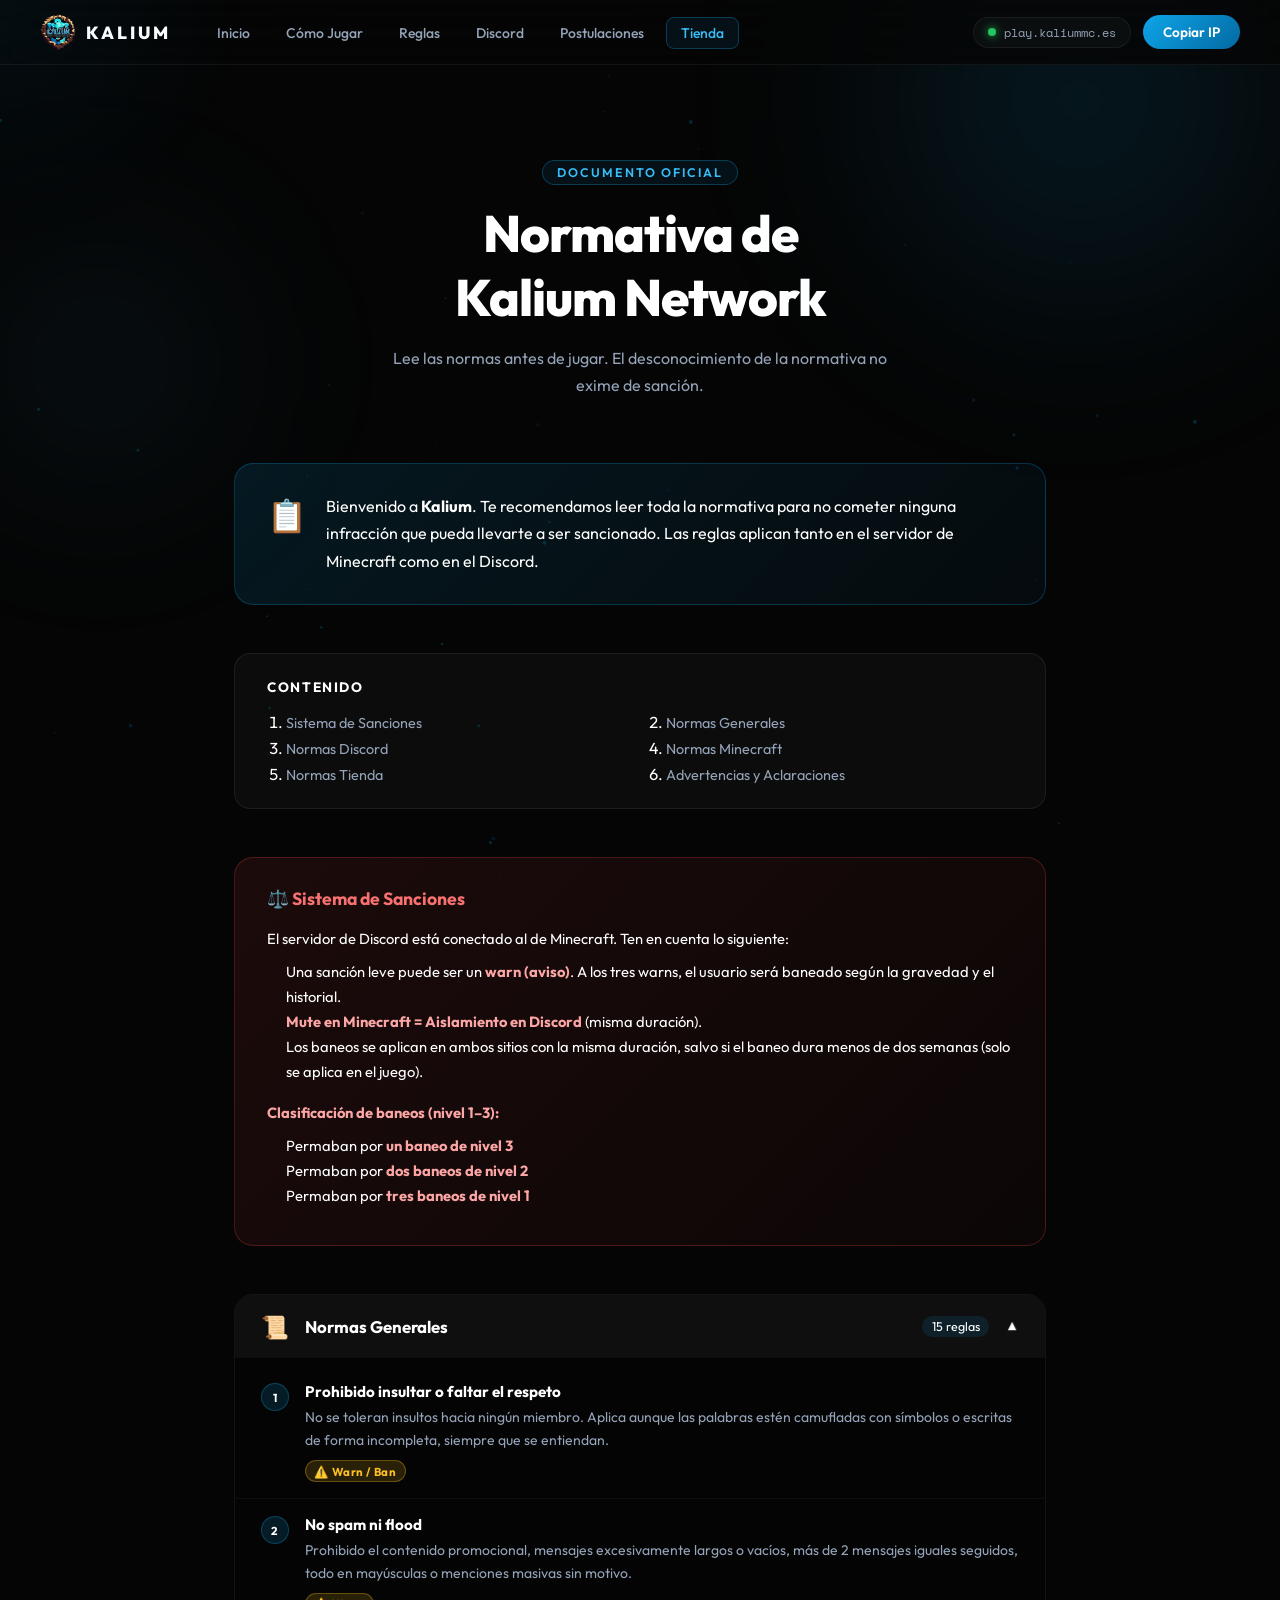
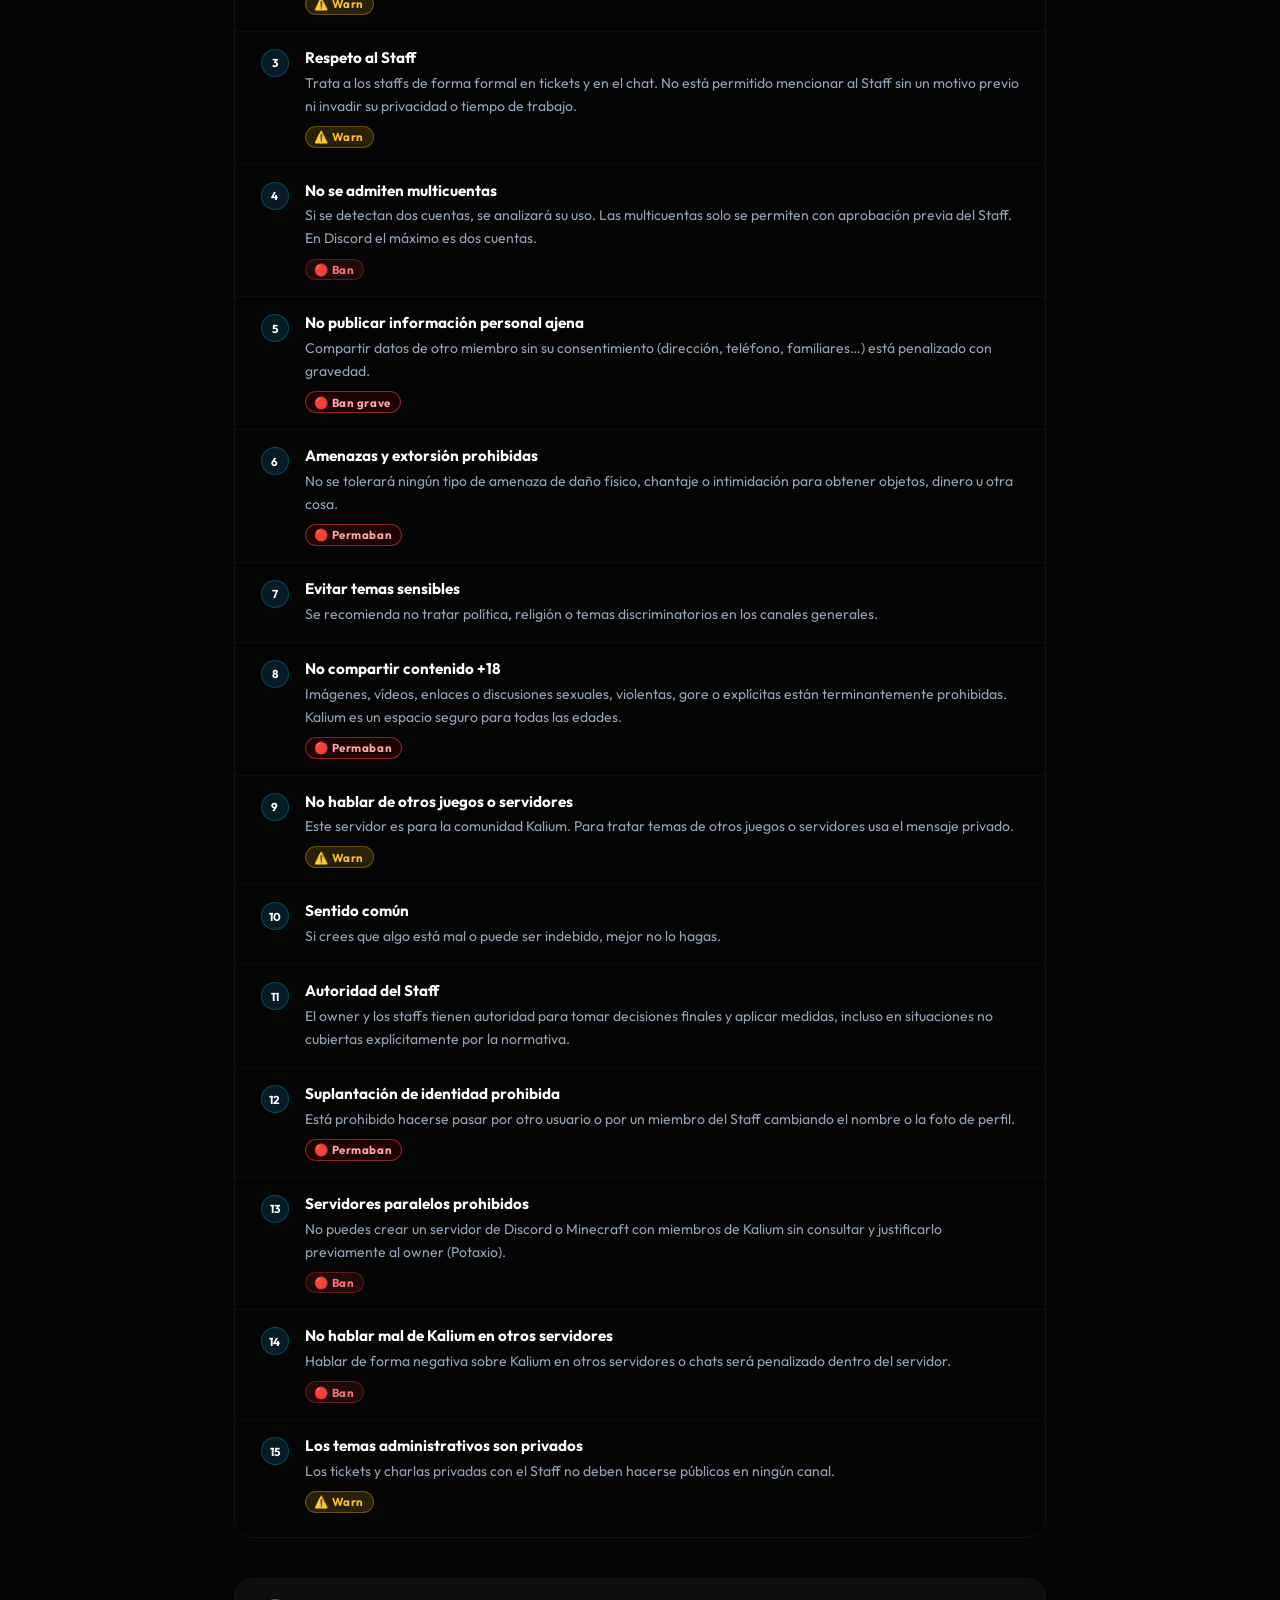
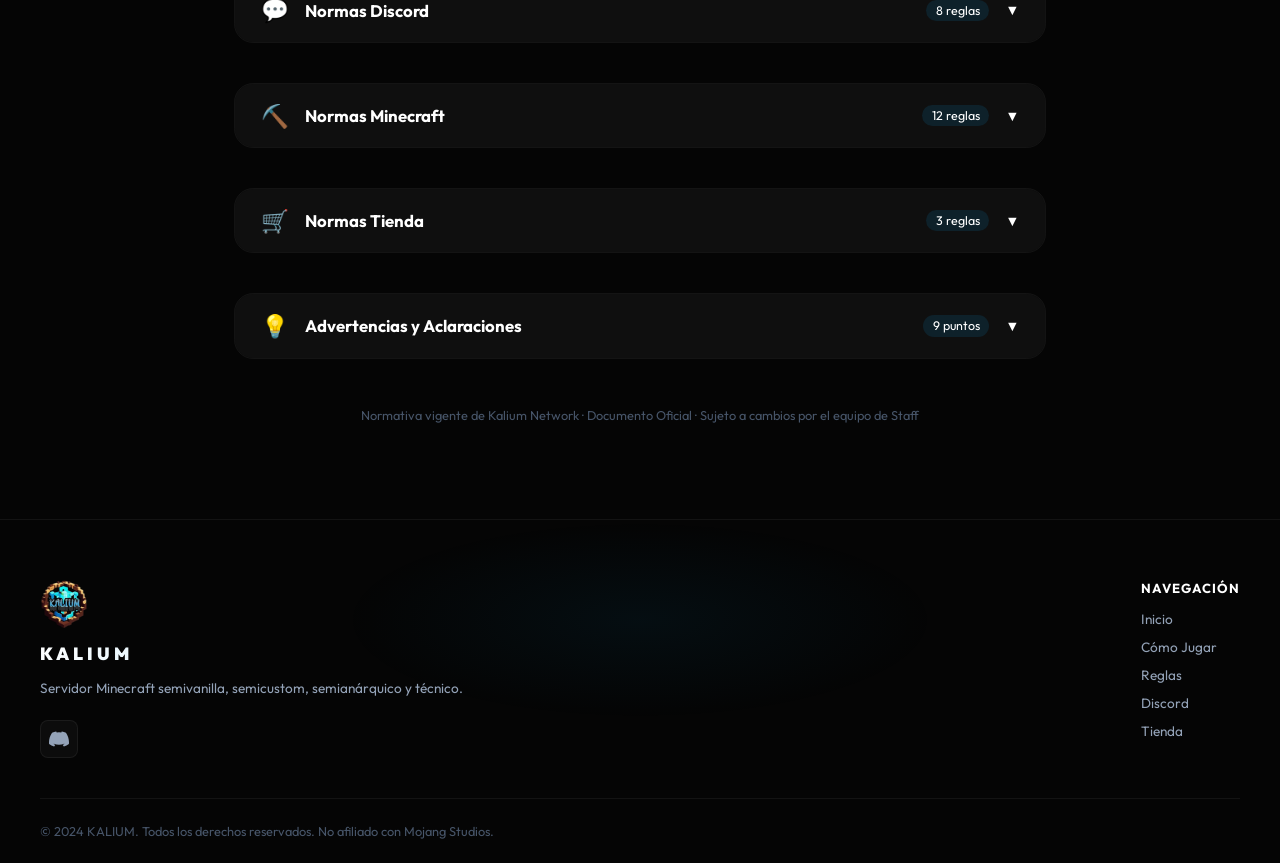
<file: reglas0.html>
<!DOCTYPE html>
<html lang="es">
<head>
  <meta charset="UTF-8" />
  <meta name="viewport" content="width=device-width, initial-scale=1.0" />
  <title>Reglas — KALIUM Network</title>
  <link rel="stylesheet" href="styles.css" />
  <link rel="preconnect" href="https://fonts.googleapis.com" />
  <link rel="preconnect" href="https://fonts.gstatic.com" crossorigin />
  <link href="https://fonts.googleapis.com/css2?family=Outfit:wght@300;400;500;600;700;800;900&family=Space+Mono:wght@400;700&display=swap" rel="stylesheet" />
  <style>
    /* ── PAGE LAYOUT ── */
    .rules-hero {
      padding: 10rem 0 4rem;
      text-align: center;
      position: relative;
    }
    .rules-hero .hero-glow-orb { pointer-events: none; }

    .rules-container {
      max-width: 860px;
      margin: 0 auto;
      padding: 0 1.5rem 6rem;
    }

    /* ── INTRO BANNER ── */
    .rules-intro {
      background: linear-gradient(135deg, rgba(14,165,233,0.12), rgba(14,165,233,0.04));
      border: 1px solid rgba(14,165,233,0.25);
      border-radius: 1.2rem;
      padding: 1.8rem 2rem;
      margin-bottom: 3rem;
      display: flex;
      gap: 1.2rem;
      align-items: flex-start;
    }
    .rules-intro-icon { font-size: 2rem; flex-shrink: 0; margin-top: 2px; }
    .rules-intro p { color: var(--gray-300); line-height: 1.7; margin: 0; }

    /* ── TOC ── */
    .rules-toc {
      background: rgba(255,255,255,0.03);
      border: 1px solid rgba(255,255,255,0.07);
      border-radius: 1rem;
      padding: 1.5rem 2rem;
      margin-bottom: 3rem;
    }
    .rules-toc h3 { font-size: 0.85rem; letter-spacing: 0.12em; color: var(--sky); margin-bottom: 1rem; text-transform: uppercase; }
    .rules-toc ol { margin: 0; padding-left: 1.2rem; display: grid; grid-template-columns: 1fr 1fr; gap: 0.4rem 2rem; }
    .rules-toc li a { color: var(--gray-400); text-decoration: none; font-size: 0.9rem; transition: color 0.2s; }
    .rules-toc li a:hover { color: var(--sky); }
    @media (max-width: 600px) { .rules-toc ol { grid-template-columns: 1fr; } }

    /* ── SANCTION BOX ── */
    .sanction-box {
      background: linear-gradient(135deg, rgba(239,68,68,0.1), rgba(239,68,68,0.03));
      border: 1px solid rgba(239,68,68,0.25);
      border-radius: 1.2rem;
      padding: 1.8rem 2rem;
      margin-bottom: 3rem;
    }
    .sanction-box h2 { color: #f87171; font-size: 1.1rem; margin-bottom: 1rem; display: flex; align-items: center; gap: 0.6rem; }
    .sanction-box p, .sanction-box li { color: var(--gray-300); font-size: 0.92rem; line-height: 1.7; }
    .sanction-box ul { padding-left: 1.2rem; margin: 0.5rem 0; }
    .sanction-box strong { color: #fca5a5; }

    /* ── SECTION BLOCK ── */
    .rules-block {
      margin-bottom: 2.5rem;
      border-radius: 1.2rem;
      overflow: hidden;
      border: 1px solid rgba(255,255,255,0.06);
    }
    .rules-block-header {
      display: flex;
      align-items: center;
      gap: 1rem;
      padding: 1.1rem 1.6rem;
      cursor: pointer;
      user-select: none;
      background: rgba(255,255,255,0.04);
      transition: background 0.2s;
    }
    .rules-block-header:hover { background: rgba(14,165,233,0.08); }
    .rules-block-header .rbh-icon { font-size: 1.4rem; }
    .rules-block-header h2 { font-size: 1.05rem; font-weight: 700; color: var(--white); margin: 0; flex: 1; }
    .rules-block-header .rbh-count { font-size: 0.78rem; color: var(--sky); background: rgba(14,165,233,0.12); padding: 0.2rem 0.6rem; border-radius: 2rem; }
    .rules-block-header .rbh-arrow { color: var(--gray-500); transition: transform 0.3s; font-size: 0.9rem; }
    .rules-block.open .rbh-arrow { transform: rotate(180deg); }

    .rules-block-body { display: none; padding: 0.5rem 0; background: rgba(0,0,0,0.15); }
    .rules-block.open .rules-block-body { display: block; }

    /* ── RULE ITEM ── */
    .rule-item {
      display: flex;
      gap: 1rem;
      padding: 1rem 1.6rem;
      border-bottom: 1px solid rgba(255,255,255,0.04);
      transition: background 0.15s;
    }
    .rule-item:last-child { border-bottom: none; }
    .rule-item:hover { background: rgba(255,255,255,0.02); }
    .rule-num {
      flex-shrink: 0;
      width: 28px;
      height: 28px;
      border-radius: 50%;
      background: rgba(14,165,233,0.15);
      border: 1px solid rgba(14,165,233,0.3);
      color: var(--sky);
      font-size: 0.72rem;
      font-weight: 700;
      display: flex;
      align-items: center;
      justify-content: center;
      margin-top: 1px;
    }
    .rule-content strong {
      display: block;
      color: var(--white);
      font-size: 0.95rem;
      margin-bottom: 0.3rem;
    }
    .rule-content p {
      color: var(--gray-400);
      font-size: 0.875rem;
      line-height: 1.65;
      margin: 0;
    }
    .rule-content .rule-sub {
      margin-top: 0.5rem;
      padding-left: 0.8rem;
      border-left: 2px solid rgba(14,165,233,0.2);
      color: var(--gray-500);
      font-size: 0.83rem;
      line-height: 1.6;
    }

    /* ── SEVERITY BADGES ── */
    .sev { display: inline-flex; align-items: center; gap: 0.3rem; font-size: 0.72rem; font-weight: 700; padding: 0.15rem 0.55rem; border-radius: 2rem; margin-top: 0.5rem; letter-spacing: 0.05em; }
    .sev-warn  { background: rgba(251,191,36,0.15); color: #fbbf24; border: 1px solid rgba(251,191,36,0.3); }
    .sev-ban   { background: rgba(239,68,68,0.12); color: #f87171; border: 1px solid rgba(239,68,68,0.3); }
    .sev-perm  { background: rgba(139,0,0,0.2); color: #fca5a5; border: 1px solid rgba(239,68,68,0.5); }

    /* ── ACLARACIONES ── */
    .acl-grid {
      display: grid;
      grid-template-columns: 1fr 1fr;
      gap: 1rem;
      padding: 1rem 1.2rem 1.2rem;
    }
    @media (max-width: 600px) { .acl-grid { grid-template-columns: 1fr; } }
    .acl-item {
      background: rgba(255,255,255,0.03);
      border: 1px solid rgba(255,255,255,0.07);
      border-radius: 0.8rem;
      padding: 1rem 1.1rem;
    }
    .acl-item strong { display: block; color: var(--sky); font-size: 0.85rem; margin-bottom: 0.35rem; }
    .acl-item p { color: var(--gray-400); font-size: 0.82rem; line-height: 1.6; margin: 0; }

    /* ── LAST UPDATED ── */
    .rules-footer-note {
      text-align: center;
      color: var(--gray-600);
      font-size: 0.8rem;
      margin-top: 3rem;
    }
  </style>
</head>
<body>

  <!-- CURSOR GLOW -->
  <div id="cursor-glow"></div>
  <canvas id="particles-canvas"></canvas>

  <!-- NAVBAR -->
  <nav id="navbar">
    <div class="nav-inner">
      <a href="index.html" class="nav-logo">
        <img src="LOGO.png" alt="Kalium" onerror="this.style.display='none'" />
        <span>KALIUM</span>
      </a>
      <ul class="nav-links">
        <li><a href="index.html">Inicio</a></li>
        <li><a href="comojugar.html">Cómo Jugar</a></li>
        <li><a href="reglas.html" class="active">Reglas</a></li>
        <li><a href="https://discord.gg/JebTuFsWKD" target="_blank">Discord</a></li>
        <li><a href="postulaciones.html">Postulaciones</a></li>
        <li><a href="tienda.html" class="nav-store-link">Tienda</a></li>
      </ul>
      <div class="nav-right">
        <div class="server-status">
          <span class="status-dot"></span>
          <span class="status-ip">play.kaliummc.es</span>
        </div>
        <button class="btn-connect" onclick="copyIP('play.kaliummc.es')">Copiar IP</button>
      </div>
      <button class="nav-toggle" id="nav-toggle">
        <span></span><span></span><span></span>
      </button>
    </div>
    <div class="mobile-menu" id="mobile-menu">
      <ul>
        <li><a href="index.html">Inicio</a></li>
        <li><a href="comojugar.html">Cómo Jugar</a></li>
        <li><a href="reglas.html">Reglas</a></li>
        <li><a href="https://discord.gg/JebTuFsWKD" target="_blank">Discord</a></li>
        <li><a href="tienda.html">Tienda</a></li>
      </ul>
    </div>
  </nav>

  <!-- HERO -->
  <section class="rules-hero">
    <div class="hero-glow-orb orb1"></div>
    <div class="hero-glow-orb orb2"></div>
    <div class="section-tag" style="display:inline-block;margin-bottom:1rem;">Documento Oficial</div>
    <h1 class="section-title" style="font-size:clamp(2rem,5vw,3.2rem);">Normativa de<br><span style="color:var(--sky)">Kalium Network</span></h1>
    <p style="color:var(--gray-400);max-width:520px;margin:1rem auto 0;line-height:1.7;">
      Lee las normas antes de jugar. El desconocimiento de la normativa no exime de sanción.
    </p>
  </section>

  <div class="rules-container">

    <!-- INTRO -->
    <div class="rules-intro">
      <div class="rules-intro-icon">📋</div>
      <p>Bienvenido a <strong style="color:var(--white)">Kalium</strong>. Te recomendamos leer toda la normativa para no cometer ninguna infracción que pueda llevarte a ser sancionado. Las reglas aplican tanto en el servidor de Minecraft como en el Discord.</p>
    </div>

    <!-- TOC -->
    <div class="rules-toc">
      <h3>Contenido</h3>
      <ol>
        <li><a href="#sanciones">Sistema de Sanciones</a></li>
        <li><a href="#generales">Normas Generales</a></li>
        <li><a href="#discord">Normas Discord</a></li>
        <li><a href="#minecraft">Normas Minecraft</a></li>
        <li><a href="#tienda">Normas Tienda</a></li>
        <li><a href="#aclaraciones">Advertencias y Aclaraciones</a></li>
      </ol>
    </div>

    <!-- SANCIONES -->
    <div class="sanction-box" id="sanciones">
      <h2>⚖️ Sistema de Sanciones</h2>
      <p>El servidor de Discord está conectado al de Minecraft. Ten en cuenta lo siguiente:</p>
      <ul>
        <li>Una sanción leve puede ser un <strong>warn (aviso)</strong>. A los tres warns, el usuario será baneado según la gravedad y el historial.</li>
        <li><strong>Mute en Minecraft = Aislamiento en Discord</strong> (misma duración).</li>
        <li>Los baneos se aplican en ambos sitios con la misma duración, salvo si el baneo dura menos de dos semanas (solo se aplica en el juego).</li>
      </ul>
      <p style="margin-top:1rem;"><strong>Clasificación de baneos (nivel 1–3):</strong></p>
      <ul>
        <li>Permaban por <strong>un baneo de nivel 3</strong></li>
        <li>Permaban por <strong>dos baneos de nivel 2</strong></li>
        <li>Permaban por <strong>tres baneos de nivel 1</strong></li>
      </ul>
    </div>

    <!-- NORMAS GENERALES -->
    <div class="rules-block open" id="generales">
      <div class="rules-block-header" onclick="toggleBlock(this)">
        <span class="rbh-icon">📜</span>
        <h2>Normas Generales</h2>
        <span class="rbh-count">15 reglas</span>
        <span class="rbh-arrow">▼</span>
      </div>
      <div class="rules-block-body">

        <div class="rule-item">
          <div class="rule-num">1</div>
          <div class="rule-content">
            <strong>Prohibido insultar o faltar el respeto</strong>
            <p>No se toleran insultos hacia ningún miembro. Aplica aunque las palabras estén camufladas con símbolos o escritas de forma incompleta, siempre que se entiendan.</p>
            <span class="sev sev-warn">⚠️ Warn / Ban</span>
          </div>
        </div>

        <div class="rule-item">
          <div class="rule-num">2</div>
          <div class="rule-content">
            <strong>No spam ni flood</strong>
            <p>Prohibido el contenido promocional, mensajes excesivamente largos o vacíos, más de 2 mensajes iguales seguidos, todo en mayúsculas o menciones masivas sin motivo.</p>
            <span class="sev sev-warn">⚠️ Warn</span>
          </div>
        </div>

        <div class="rule-item">
          <div class="rule-num">3</div>
          <div class="rule-content">
            <strong>Respeto al Staff</strong>
            <p>Trata a los staffs de forma formal en tickets y en el chat. No está permitido mencionar al Staff sin un motivo previo ni invadir su privacidad o tiempo de trabajo.</p>
            <span class="sev sev-warn">⚠️ Warn</span>
          </div>
        </div>

        <div class="rule-item">
          <div class="rule-num">4</div>
          <div class="rule-content">
            <strong>No se admiten multicuentas</strong>
            <p>Si se detectan dos cuentas, se analizará su uso. Las multicuentas solo se permiten con aprobación previa del Staff. En Discord el máximo es dos cuentas.</p>
            <span class="sev sev-ban">🔴 Ban</span>
          </div>
        </div>

        <div class="rule-item">
          <div class="rule-num">5</div>
          <div class="rule-content">
            <strong>No publicar información personal ajena</strong>
            <p>Compartir datos de otro miembro sin su consentimiento (dirección, teléfono, familiares…) está penalizado con gravedad.</p>
            <span class="sev sev-perm">🔴 Ban grave</span>
          </div>
        </div>

        <div class="rule-item">
          <div class="rule-num">6</div>
          <div class="rule-content">
            <strong>Amenazas y extorsión prohibidas</strong>
            <p>No se tolerará ningún tipo de amenaza de daño físico, chantaje o intimidación para obtener objetos, dinero u otra cosa.</p>
            <span class="sev sev-perm">🔴 Permaban</span>
          </div>
        </div>

        <div class="rule-item">
          <div class="rule-num">7</div>
          <div class="rule-content">
            <strong>Evitar temas sensibles</strong>
            <p>Se recomienda no tratar política, religión o temas discriminatorios en los canales generales.</p>
          </div>
        </div>

        <div class="rule-item">
          <div class="rule-num">8</div>
          <div class="rule-content">
            <strong>No compartir contenido +18</strong>
            <p>Imágenes, vídeos, enlaces o discusiones sexuales, violentas, gore o explícitas están terminantemente prohibidas. Kalium es un espacio seguro para todas las edades.</p>
            <span class="sev sev-perm">🔴 Permaban</span>
          </div>
        </div>

        <div class="rule-item">
          <div class="rule-num">9</div>
          <div class="rule-content">
            <strong>No hablar de otros juegos o servidores</strong>
            <p>Este servidor es para la comunidad Kalium. Para tratar temas de otros juegos o servidores usa el mensaje privado.</p>
            <span class="sev sev-warn">⚠️ Warn</span>
          </div>
        </div>

        <div class="rule-item">
          <div class="rule-num">10</div>
          <div class="rule-content">
            <strong>Sentido común</strong>
            <p>Si crees que algo está mal o puede ser indebido, mejor no lo hagas.</p>
          </div>
        </div>

        <div class="rule-item">
          <div class="rule-num">11</div>
          <div class="rule-content">
            <strong>Autoridad del Staff</strong>
            <p>El owner y los staffs tienen autoridad para tomar decisiones finales y aplicar medidas, incluso en situaciones no cubiertas explícitamente por la normativa.</p>
          </div>
        </div>

        <div class="rule-item">
          <div class="rule-num">12</div>
          <div class="rule-content">
            <strong>Suplantación de identidad prohibida</strong>
            <p>Está prohibido hacerse pasar por otro usuario o por un miembro del Staff cambiando el nombre o la foto de perfil.</p>
            <span class="sev sev-perm">🔴 Permaban</span>
          </div>
        </div>

        <div class="rule-item">
          <div class="rule-num">13</div>
          <div class="rule-content">
            <strong>Servidores paralelos prohibidos</strong>
            <p>No puedes crear un servidor de Discord o Minecraft con miembros de Kalium sin consultar y justificarlo previamente al owner (Potaxio).</p>
            <span class="sev sev-ban">🔴 Ban</span>
          </div>
        </div>

        <div class="rule-item">
          <div class="rule-num">14</div>
          <div class="rule-content">
            <strong>No hablar mal de Kalium en otros servidores</strong>
            <p>Hablar de forma negativa sobre Kalium en otros servidores o chats será penalizado dentro del servidor.</p>
            <span class="sev sev-ban">🔴 Ban</span>
          </div>
        </div>

        <div class="rule-item">
          <div class="rule-num">15</div>
          <div class="rule-content">
            <strong>Los temas administrativos son privados</strong>
            <p>Los tickets y charlas privadas con el Staff no deben hacerse públicos en ningún canal.</p>
            <span class="sev sev-warn">⚠️ Warn</span>
          </div>
        </div>

      </div>
    </div>

    <!-- NORMAS DISCORD -->
    <div class="rules-block" id="discord">
      <div class="rules-block-header" onclick="toggleBlock(this)">
        <span class="rbh-icon">💬</span>
        <h2>Normas Discord</h2>
        <span class="rbh-count">8 reglas</span>
        <span class="rbh-arrow">▼</span>
      </div>
      <div class="rules-block-body">

        <div class="rule-item">
          <div class="rule-num">16</div>
          <div class="rule-content">
            <strong>Buen uso de los canales</strong>
            <p>Cada canal tiene su finalidad. Respétala. La normativa específica de cada canal está en su descripción. En el canal survival-mc no se mantienen conversaciones entre usuarios de Discord.</p>
          </div>
        </div>

        <div class="rule-item">
          <div class="rule-num">17</div>
          <div class="rule-content">
            <strong>Prohibido el uso de mayúsculas para llamar la atención</strong>
            <p>Está prohibido usar mayúsculas, negrita, subrayado o texto en grande con el fin de molestar o destacar artificialmente.</p>
            <span class="sev sev-warn">⚠️ Warn</span>
          </div>
        </div>

        <div class="rule-item">
          <div class="rule-num">18</div>
          <div class="rule-content">
            <strong>No hacer ruidos molestos en voz</strong>
            <p>Cantar, gritar o usar moduladores de voz está prohibido en los canales de voz. Se requiere un ambiente tranquilo.</p>
            <span class="sev sev-warn">⚠️ Warn / Mute</span>
          </div>
        </div>

        <div class="rule-item">
          <div class="rule-num">19</div>
          <div class="rule-content">
            <strong>TTS, música y sonidos reglamentados</strong>
            <p>Para TTS usa el bot oficial del servidor. Para música usa los bots "Tocadiscos" o "Noteblock" ejecutando el comando en el canal de voz correspondiente. Los sonidos del dispositivo deben reproducirse desde el panel de sonidos.</p>
          </div>
        </div>

        <div class="rule-item">
          <div class="rule-num">20</div>
          <div class="rule-content">
            <strong>Tickets con finalidad real</strong>
            <p>Se sancionará abrir un ticket para molestar o hacer perder el tiempo al Staff.</p>
            <span class="sev sev-warn">⚠️ Warn / Ban</span>
          </div>
        </div>

        <div class="rule-item">
          <div class="rule-num">21</div>
          <div class="rule-content">
            <strong>Foros relacionados con Kalium</strong>
            <p>No abras un foro en "anuncios jugadores" sin finalidad o con temas externos a Kalium.</p>
            <span class="sev sev-warn">⚠️ Warn</span>
          </div>
        </div>

        <div class="rule-item">
          <div class="rule-num">22</div>
          <div class="rule-content">
            <strong>Prohibido bugear warneos o mutes</strong>
            <p>Salir y volver a entrar al servidor para evadir un warneo o mute activo está prohibido.</p>
            <span class="sev sev-ban">🔴 Ban</span>
          </div>
        </div>

        <div class="rule-item">
          <div class="rule-num">23</div>
          <div class="rule-content">
            <strong>No abusar de las mejoras (boosts)</strong>
            <p>Prohibido boostear, retirar el boost y volver a mejorar el servidor para obtener más tiempo de rango.</p>
            <span class="sev sev-ban">🔴 Ban</span>
          </div>
        </div>

      </div>
    </div>

    <!-- NORMAS MINECRAFT -->
    <div class="rules-block" id="minecraft">
      <div class="rules-block-header" onclick="toggleBlock(this)">
        <span class="rbh-icon">⛏️</span>
        <h2>Normas Minecraft</h2>
        <span class="rbh-count">12 reglas</span>
        <span class="rbh-arrow">▼</span>
      </div>
      <div class="rules-block-body">

        <div class="rule-item">
          <div class="rule-num">24</div>
          <div class="rule-content">
            <strong>Prohibido el uso de hacks</strong>
            <p>Cualquier ventaja injusta (hack clients, cheats) será sancionada. Los hacks evidentes se sancionan directamente sin pedir explicación.</p>
            <span class="sev sev-perm">🔴 Permaban</span>
          </div>
        </div>

        <div class="rule-item">
          <div class="rule-num">25</div>
          <div class="rule-content">
            <strong>Autoclicker o similares prohibidos</strong>
            <p>Prohibido el uso de autoclicker y aplicaciones para grabar y repetir movimientos en granjas AFK. La inactividad con movimiento repetitivo detectado será sancionada.</p>
            <span class="sev sev-ban">🔴 Ban</span>
          </div>
        </div>

        <div class="rule-item">
          <div class="rule-num">26</div>
          <div class="rule-content">
            <strong>No grifear zonas protegidas</strong>
            <p>Está prohibido colocar bloques, mobs o cualquier elemento para molestar al dueño de una protección, así como matar dentro de áreas protegidas.</p>
            <span class="sev sev-ban">🔴 Ban</span>
          </div>
        </div>

        <div class="rule-item">
          <div class="rule-num">27</div>
          <div class="rule-content">
            <strong>Bugear protecciones es falta grave</strong>
            <p>Modificar la protección de otro jugador sin permisos, de cualquier forma, será sancionado muy gravemente.</p>
            <span class="sev sev-perm">🔴 Permaban</span>
          </div>
        </div>

        <div class="rule-item">
          <div class="rule-num">28</div>
          <div class="rule-content">
            <strong>No TpaKill</strong>
            <p>Si un jugador muere a manos del otro en los 5 minutos posteriores a aceptar un /tpa, se considera TpaKill. También aplica si fue empujado para caer o mantenido en combate para dificultar la huida.</p>
            <span class="sev sev-ban">🔴 Ban</span>
          </div>
        </div>

        <div class="rule-item">
          <div class="rule-num">29</div>
          <div class="rule-content">
            <strong>No causar lag intencionado</strong>
            <p>Máquinas o construcciones diseñadas para laguear el servidor serán eliminadas de inmediato y el responsable sancionado.</p>
            <span class="sev sev-ban">🔴 Ban</span>
          </div>
        </div>

        <div class="rule-item">
          <div class="rule-num">30</div>
          <div class="rule-content">
            <strong>Prohibido el dupeo</strong>
            <p>Cualquier tipo de duplicación de objetos, incluido el dupeo vanilla, será sancionado. Las mejoras de armadura no entran en esta regla.</p>
            <span class="sev sev-perm">🔴 Permaban</span>
          </div>
        </div>

        <div class="rule-item">
          <div class="rule-num">31</div>
          <div class="rule-content">
            <strong>Reportar bugs, no explotarlos</strong>
            <p>Si encuentras un bug, avisa al Staff lo antes posible. Abusar de un bug será sancionado. Reportarlo puede ser recompensado.</p>
            <span class="sev sev-ban">🔴 Ban por abuso</span>
          </div>
        </div>

        <div class="rule-item">
          <div class="rule-num">32</div>
          <div class="rule-content">
            <strong>Construcciones respetuosas</strong>
            <p>Todas las construcciones deben ser apropiadas y no afectar la experiencia de otros jugadores.</p>
            <span class="sev sev-warn">⚠️ Warn / Eliminación</span>
          </div>
        </div>

        <div class="rule-item">
          <div class="rule-num">33</div>
          <div class="rule-content">
            <strong>Farmkill y Spawnkill prohibidos</strong>
            <p>Matar a un jugador repetidamente de forma seguida, sea consentido o no, está penalizado.</p>
            <span class="sev sev-ban">🔴 Ban</span>
          </div>
        </div>

        <div class="rule-item">
          <div class="rule-num">34</div>
          <div class="rule-content">
            <strong>Skins y nombres apropiados</strong>
            <p>Cualquier skin o nombre considerado inapropiado por el Staff podrá ser motivo de sanción y solicitud de cambio de cuenta.</p>
            <span class="sev sev-warn">⚠️ Warn / Ban</span>
          </div>
        </div>

        <div class="rule-item">
          <div class="rule-num">35</div>
          <div class="rule-content">
            <strong>Granjas de jobs automáticas reguladas</strong>
            <p>Las granjas que generan dinero de jobs sin intervención del usuario deben ser revisadas por el Staff previamente y no pueden superar los <strong style="color:var(--sky)">300.000 Kalios/hora</strong>.</p>
            <span class="sev sev-ban">🔴 Ban por abuso</span>
          </div>
        </div>

      </div>
    </div>

    <!-- NORMAS TIENDA -->
    <div class="rules-block" id="tienda">
      <div class="rules-block-header" onclick="toggleBlock(this)">
        <span class="rbh-icon">🛒</span>
        <h2>Normas Tienda</h2>
        <span class="rbh-count">3 reglas</span>
        <span class="rbh-arrow">▼</span>
      </div>
      <div class="rules-block-body">

        <div class="rule-item">
          <div class="rule-num">36</div>
          <div class="rule-content">
            <strong>Productos temporales sin recuperación</strong>
            <p>Una vez finalizado el periodo del producto comprado, no nos hacemos responsables de los ítems perdidos, incluyendo los guardados en mochilas (/pv).</p>
          </div>
        </div>

        <div class="rule-item">
          <div class="rule-num">37</div>
          <div class="rule-content">
            <strong>Política de pagos</strong>
            <p>Realizar una transacción con la tarjeta de otra persona sin su autorización tendrá graves consecuencias dentro del servidor.</p>
            <span class="sev sev-perm">🔴 Permaban</span>
          </div>
        </div>

        <div class="rule-item">
          <div class="rule-num">38</div>
          <div class="rule-content">
            <strong>Sabotaje de la tienda</strong>
            <p>Intentar sabotear la tienda mediante bugs o ataques, ya sean internos o externos, resultará en un permaban inmediato.</p>
            <span class="sev sev-perm">🔴 Permaban</span>
          </div>
        </div>

      </div>
    </div>

    <!-- ACLARACIONES -->
    <div class="rules-block" id="aclaraciones">
      <div class="rules-block-header" onclick="toggleBlock(this)">
        <span class="rbh-icon">💡</span>
        <h2>Advertencias y Aclaraciones</h2>
        <span class="rbh-count">9 puntos</span>
        <span class="rbh-arrow">▼</span>
      </div>
      <div class="rules-block-body">
        <div class="acl-grid">
          <div class="acl-item">
            <strong>Permisos en protecciones</strong>
            <p>Si otorgas permisos a otro jugador en tu protección, confías en él para cualquier cambio. Un grifeo con permisos dados no será penalizado.</p>
          </div>
          <div class="acl-item">
            <strong>Jugadores de Bedrock</strong>
            <p>Los usuarios de Bedrock no pueden acceder al casino ni aplicar encantamientos custom. Se está trabajando en solucionarlo.</p>
          </div>
          <div class="acl-item">
            <strong>Uso de /fly en rangos</strong>
            <p>El owner, manager, administradores y personas con rangos emblemáticos pueden usar /fly en survival para su propio beneficio.</p>
          </div>
          <div class="acl-item">
            <strong>Sistema de Permaban</strong>
            <p>El inventario, rango y dinero de un jugador perma baneado permanece en su cuenta. Sus protecciones serán eliminadas pasado un tiempo.</p>
          </div>
          <div class="acl-item">
            <strong>Streamers Staff</strong>
            <p>Los CCs del Staff pueden sortear objetos o dinero del creativo para su comunidad, siempre con moderación y aprobación del owner.</p>
          </div>
          <div class="acl-item">
            <strong>Estafar en el juego es legal</strong>
            <p>Las estafas dentro del juego no están penalizadas. Para transacciones seguras, usa el plugin de tradeos.</p>
          </div>
          <div class="acl-item">
            <strong>Tratos entre jugadores</strong>
            <p>El Staff no interviene en acuerdos privados entre jugadores. Si un trato no se cumple, el equipo no se responsabiliza.</p>
          </div>
          <div class="acl-item">
            <strong>El servidor es Kalium Network</strong>
            <p>Este no es un servidor para buscar gente con quien jugar en otros juegos. Juega en Kalium o busca el canal adecuado.</p>
          </div>
          <div class="acl-item">
            <strong>Corazones Totales</strong>
            <p>El encantamiento custom Dragon Heart no suma corazones por encima de los conseguidos con las Skills en Survival.</p>
          </div>
        </div>
      </div>
    </div>

    <p class="rules-footer-note">Normativa vigente de Kalium Network · Documento Oficial · Sujeto a cambios por el equipo de Staff</p>

  </div><!-- /rules-container -->

  <!-- FOOTER -->
  <footer id="footer">
    <div class="footer-glow"></div>
    <div class="container">
      <div class="footer-top">
        <div class="footer-brand">
          <img src="LOGO.png" alt="Kalium" class="footer-logo" onerror="this.style.display='none'" />
          <span class="footer-name">KALIUM</span>
          <p>Servidor Minecraft semivanilla, semicustom, semianárquico y técnico.</p>
          <div class="footer-social">
            <a href="https://discord.gg/JebTuFsWKD" class="social-btn" title="Discord" target="_blank">
              <svg width="20" height="20" viewBox="0 0 24 24" fill="currentColor"><path d="M20.317 4.37a19.791 19.791 0 0 0-4.885-1.515.074.074 0 0 0-.079.037c-.21.375-.444.864-.608 1.25a18.27 18.27 0 0 0-5.487 0 12.64 12.64 0 0 0-.617-1.25.077.077 0 0 0-.079-.037A19.736 19.736 0 0 0 3.677 4.37a.07.07 0 0 0-.032.027C.533 9.046-.32 13.58.099 18.057.1 18.08.112 18.1.13 18.11a19.9 19.9 0 0 0 5.993 3.03.078.078 0 0 0 .084-.028c.462-.63.874-1.295 1.226-1.994a.076.076 0 0 0-.041-.106 13.107 13.107 0 0 1-1.872-.892.077.077 0 0 1-.008-.128 10.2 10.2 0 0 0 .372-.292.074.074 0 0 1 .077-.01c3.928 1.793 8.18 1.793 12.062 0a.074.074 0 0 1 .078.01c.12.098.246.198.373.292a.077.077 0 0 1-.006.127 12.299 12.299 0 0 1-1.873.892.077.077 0 0 0-.041.107c.36.698.772 1.362 1.225 1.993a.076.076 0 0 0 .084.028 19.839 19.839 0 0 0 6.002-3.03.077.077 0 0 0 .032-.054c.5-5.177-.838-9.674-3.549-13.66a.061.061 0 0 0-.031-.03z"/></svg>
            </a>
          </div>
        </div>
        <div class="footer-links">
          <div class="footer-col">
            <h5>Navegación</h5>
            <a href="index.html">Inicio</a>
            <a href="comojugar.html">Cómo Jugar</a>
            <a href="reglas.html">Reglas</a>
            <a href="https://discord.gg/JebTuFsWKD" target="_blank">Discord</a>
            <a href="tienda.html">Tienda</a>
          </div>
        </div>
      </div>
      <div class="footer-bottom">
        <p>© 2024 KALIUM. Todos los derechos reservados. No afiliado con Mojang Studios.</p>
      </div>
    </div>
  </footer>

  <div id="notification" class="notification"></div>
  <script src="main.js"></script>
  <script>
    // Toggle accordion blocks
    function toggleBlock(header) {
      const block = header.parentElement;
      block.classList.toggle('open');
    }

    // Smooth scroll for TOC links
    document.querySelectorAll('.rules-toc a').forEach(a => {
      a.addEventListener('click', e => {
        e.preventDefault();
        const target = document.querySelector(a.getAttribute('href'));
        if (target) {
          target.scrollIntoView({ behavior: 'smooth', block: 'start' });
          if (!target.classList.contains('open')) {
            target.classList.add('open');
          }
        }
      });
    });
  </script>
</body>
</html>
</file>
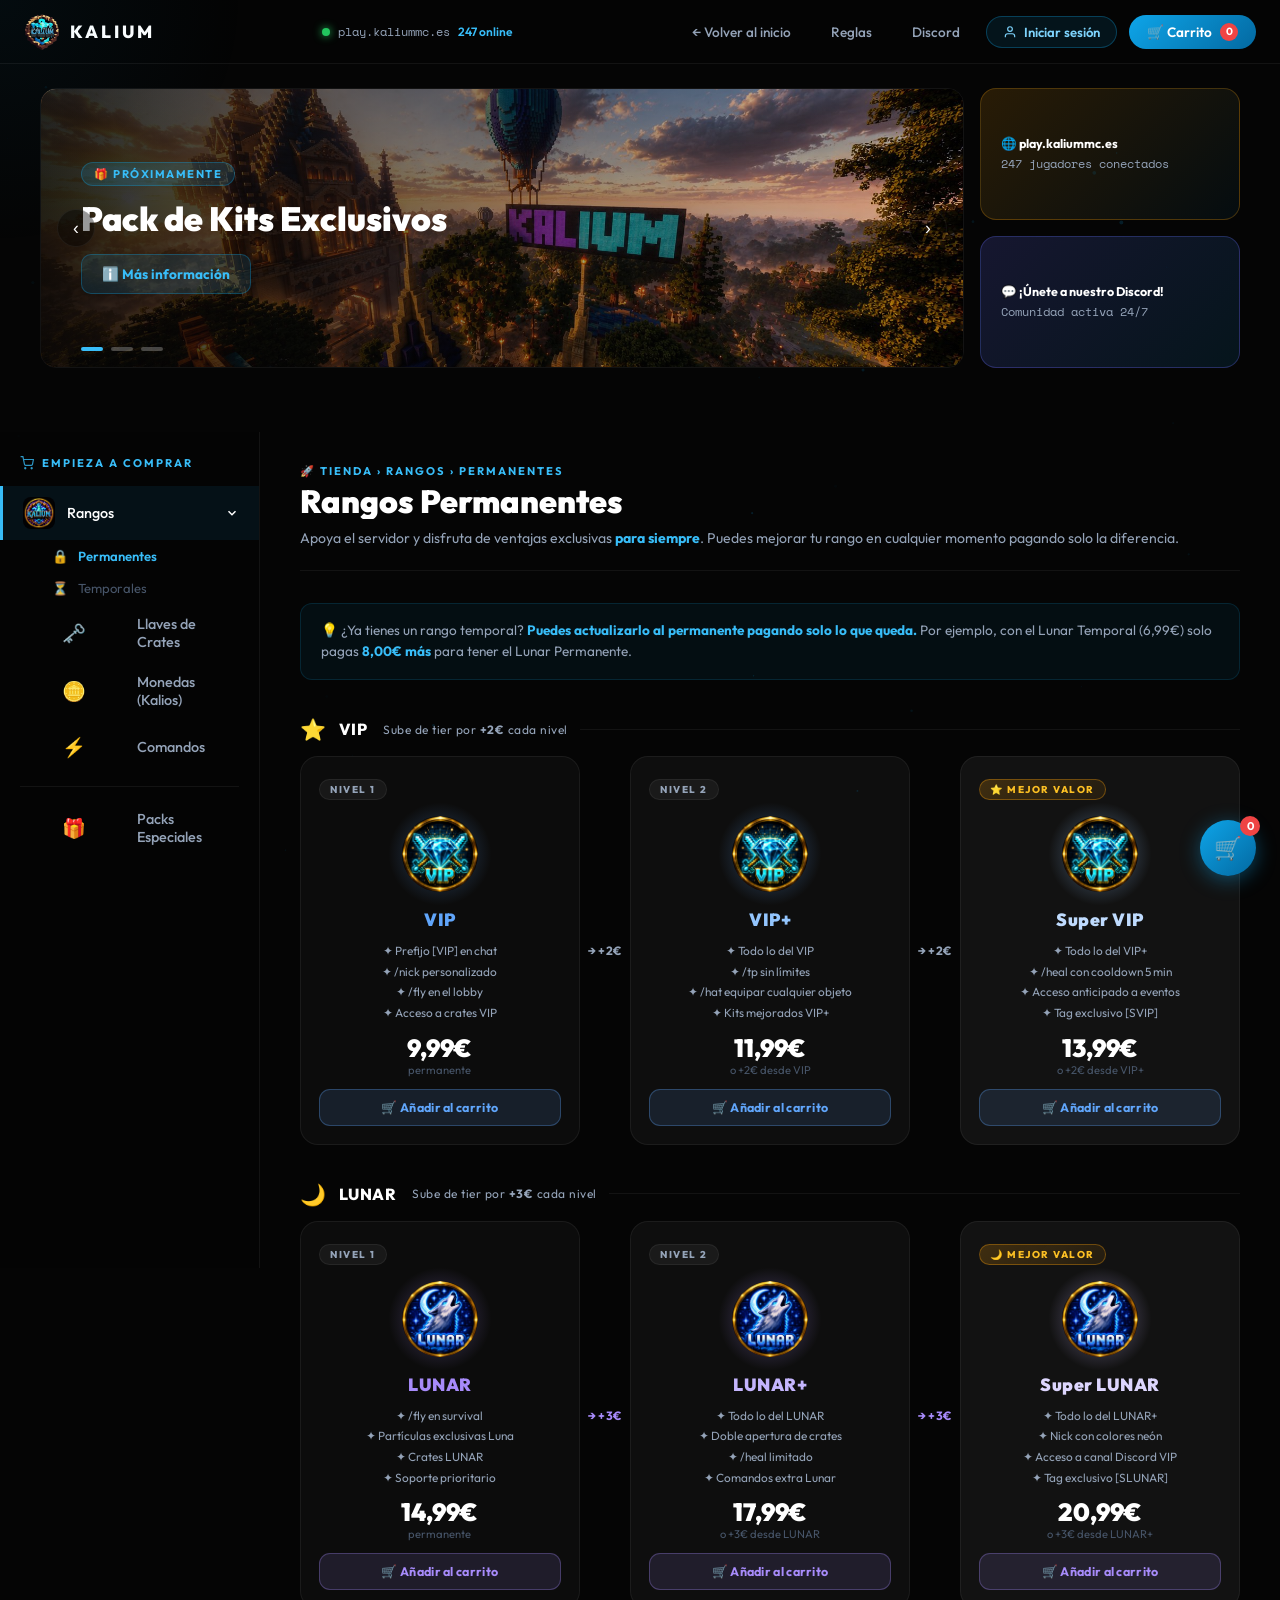
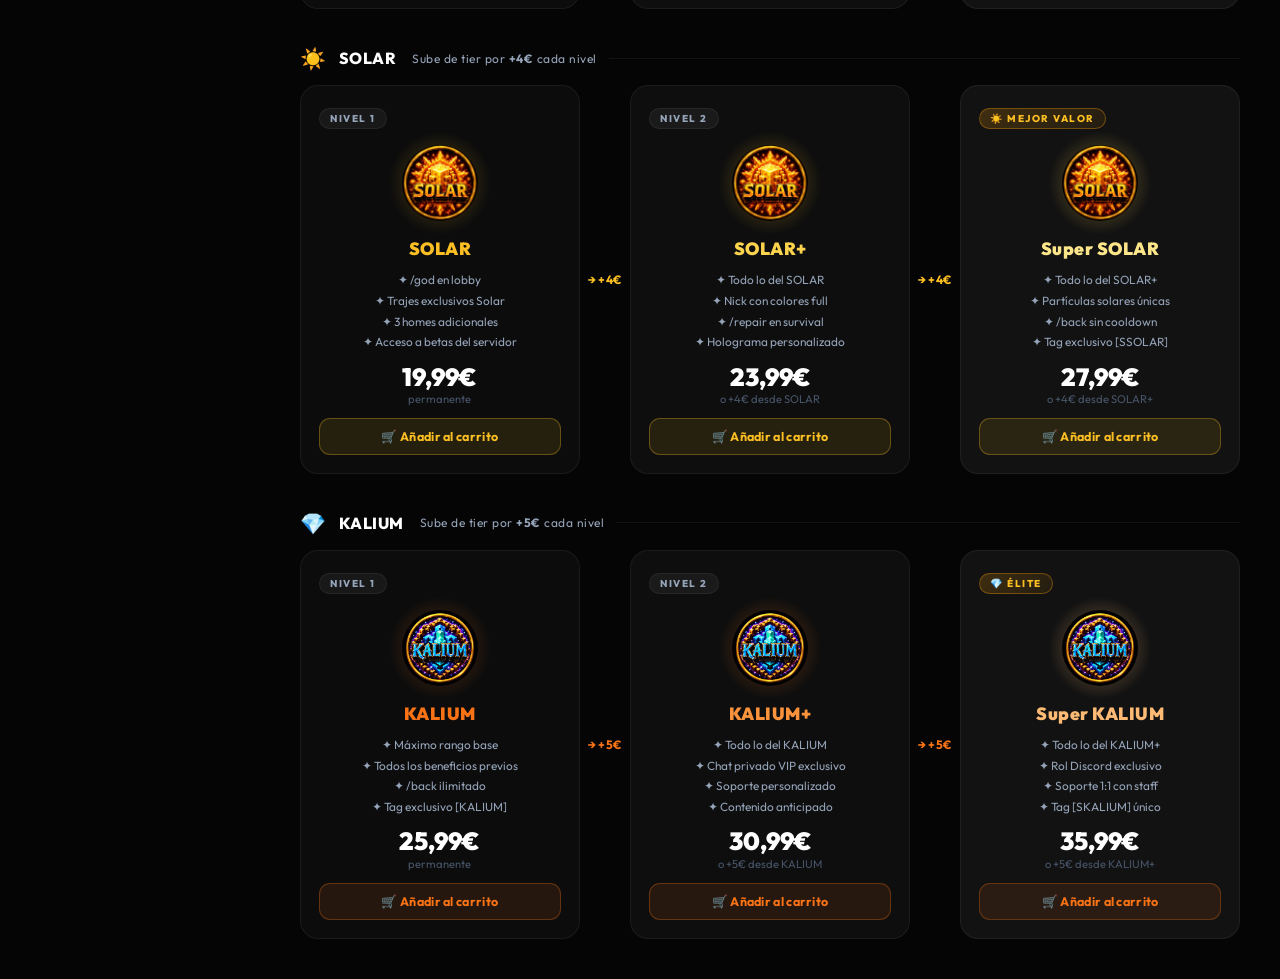
<file: tienda (3).html>
<!DOCTYPE html>
<html lang="es">
<head>
  <meta charset="UTF-8" />
  <meta name="viewport" content="width=device-width, initial-scale=1.0" />
  <title>Tienda — KALIUM MC</title>
  <meta name="description" content="Apoya el servidor Kalium y consigue rangos exclusivos, monedas, llaves de crates y mucho más." />
  <link rel="stylesheet" href="styles.css" />
  <link rel="preconnect" href="https://fonts.googleapis.com" />
  <link rel="preconnect" href="https://fonts.gstatic.com" crossorigin />
  <link href="https://fonts.googleapis.com/css2?family=Outfit:wght@300;400;500;600;700;800;900&family=Space+Mono:wght@400;700&display=swap" rel="stylesheet" />

  <style>
    /* ===== TIENDA PAGE STYLES ===== */

    /* --- TOP STORE HEADER BAR --- */
    .store-topbar {
      position: fixed; top: 0; left: 0; right: 0; z-index: 1000;
      height: 64px; padding: 0 24px;
      background: rgba(5,5,5,0.95);
      border-bottom: 1px solid var(--border);
      backdrop-filter: blur(20px);
      display: flex; align-items: center; justify-content: space-between;
    }
    .store-topbar-logo {
      display: flex; align-items: center; gap: 10px;
      font-size: 1.1rem; font-weight: 800; letter-spacing: 3px; color: var(--white);
      text-decoration: none;
    }
    .store-topbar-logo img { width: 36px; height: 36px; object-fit: contain; border-radius: 8px; }
    .store-topbar-center {
      font-size: 0.8rem; color: var(--gray-400);
      display: flex; align-items: center; gap: 8px;
    }
    .store-topbar-right {
      display: flex; align-items: center; gap: 12px;
    }
    .topbar-nav-link {
      font-size: 0.85rem; color: var(--gray-400); font-weight: 500;
      padding: 6px 14px; border-radius: 8px; transition: var(--transition);
    }
    .topbar-nav-link:hover { color: var(--white); background: rgba(255,255,255,0.05); }
    .topbar-cart-btn {
      position: relative; display: flex; align-items: center; gap: 8px;
      padding: 8px 18px; border-radius: 20px;
      background: linear-gradient(135deg, var(--blue), var(--blue-dark));
      border: none; color: var(--white);
      font-family: var(--font); font-size: 0.85rem; font-weight: 600;
      cursor: pointer; transition: var(--transition);
    }
    .topbar-cart-btn:hover { transform: translateY(-1px); box-shadow: 0 4px 20px var(--blue-glow); }
    .topbar-cart-count {
      background: #ef4444; color: #fff; font-size: 0.65rem; font-weight: 700;
      width: 18px; height: 18px; border-radius: 50%;
      display: flex; align-items: center; justify-content: center;
    }

    /* --- AUTH BUTTON --- */
    .topbar-auth-btn {
      display: flex; align-items: center; gap: 7px;
      padding: 7px 16px; border-radius: 20px;
      background: rgba(14,165,233,0.1); border: 1px solid rgba(14,165,233,0.3);
      color: #7dd3fc; font-family: var(--font); font-size: 0.82rem; font-weight: 600;
      cursor: pointer; transition: var(--transition);
    }
    .topbar-auth-btn:hover { background: rgba(14,165,233,0.2); border-color: var(--blue); color: #fff; }
    .topbar-auth-btn.logged-in { background: rgba(34,197,94,0.1); border-color: rgba(34,197,94,0.3); color: #86efac; }
    .topbar-auth-btn.logged-in:hover { background: rgba(34,197,94,0.2); border-color: #22c55e; }

    /* --- AUTH OVERLAY --- */
    .auth-overlay {
      position: fixed; inset: 0; background: rgba(0,0,0,0.75); backdrop-filter: blur(6px);
      z-index: 9500; display: flex; align-items: center; justify-content: center;
      opacity: 0; pointer-events: none; transition: opacity 0.25s ease;
    }
    .auth-overlay.open { opacity: 1; pointer-events: all; }

    /* --- AUTH MODAL --- */
    .auth-modal {
      background: var(--surface); border: 1px solid var(--border); border-radius: 20px;
      width: 100%; max-width: 420px; padding: 32px;
      box-shadow: 0 40px 80px rgba(0,0,0,0.6);
      transform: translateY(20px) scale(0.97); transition: transform 0.25s ease;
      position: relative;
    }
    .auth-overlay.open .auth-modal { transform: translateY(0) scale(1); }
    .auth-modal-close {
      position: absolute; top: 16px; right: 16px;
      background: rgba(255,255,255,0.07); border: none; color: var(--gray-400);
      width: 30px; height: 30px; border-radius: 50%; cursor: pointer;
      display: flex; align-items: center; justify-content: center; font-size: 1rem;
      transition: var(--transition);
    }
    .auth-modal-close:hover { background: rgba(255,255,255,0.15); color: #fff; }
    .auth-tabs { display: flex; gap: 0; margin-bottom: 28px; border-radius: 10px; overflow: hidden; border: 1px solid var(--border); }
    .auth-tab {
      flex: 1; padding: 10px; text-align: center; font-family: var(--font); font-size: 0.82rem;
      font-weight: 700; cursor: pointer; background: transparent; border: none;
      color: var(--gray-400); letter-spacing: 0.04em; transition: var(--transition);
    }
    .auth-tab.active { background: rgba(14,165,233,0.15); color: var(--blue); }
    .auth-form { display: flex; flex-direction: column; gap: 14px; }
    .auth-form label { font-size: 0.72rem; font-weight: 700; letter-spacing: 0.08em; text-transform: uppercase; color: var(--gray-400); margin-bottom: -8px; }
    .auth-form input {
      background: rgba(255,255,255,0.05); border: 1px solid var(--border); border-radius: 10px;
      padding: 11px 14px; color: var(--white); font-family: var(--font); font-size: 0.88rem;
      outline: none; transition: var(--transition);
    }
    .auth-form input:focus { border-color: rgba(14,165,233,0.5); background: rgba(14,165,233,0.05); }
    .auth-submit-btn {
      width: 100%; padding: 12px; border-radius: 12px; border: none;
      background: linear-gradient(135deg, var(--blue), var(--blue-dark));
      color: #fff; font-family: var(--font); font-size: 0.9rem; font-weight: 700;
      cursor: pointer; transition: var(--transition); margin-top: 4px;
    }
    .auth-submit-btn:hover { transform: translateY(-1px); box-shadow: 0 6px 24px var(--blue-glow); }
    .auth-error { color: #f87171; font-size: 0.78rem; text-align: center; margin-top: -6px; display: none; }
    .auth-error.show { display: block; }
    .auth-logo-wrap { text-align: center; margin-bottom: 20px; }
    .auth-logo-wrap span { font-size: 1.3rem; font-weight: 900; letter-spacing: 0.1em; color: var(--blue); font-family: var(--mono); }
    .auth-logo-wrap p { font-size: 0.75rem; color: var(--gray-400); margin-top: 4px; }

    /* --- USER DROPDOWN --- */
    .user-dropdown {
      position: fixed; top: 64px; right: 24px; z-index: 9400;
      background: var(--surface); border: 1px solid var(--border); border-radius: 14px;
      width: 220px; padding: 8px 0; box-shadow: 0 20px 50px rgba(0,0,0,0.5);
      opacity: 0; pointer-events: none; transform: translateY(-8px); transition: all 0.2s ease;
    }
    .user-dropdown.open { opacity: 1; pointer-events: all; transform: translateY(0); }
    .user-dropdown-header { padding: 12px 16px 10px; border-bottom: 1px solid var(--border); }
    .user-dropdown-nick { font-weight: 700; font-size: 0.9rem; color: #fff; }
    .user-dropdown-email { font-size: 0.7rem; color: var(--gray-400); margin-top: 1px; }
    .user-dropdown-badge { display: inline-block; font-size: 0.6rem; font-weight: 800; letter-spacing: 0.1em; text-transform: uppercase; padding: 2px 8px; border-radius: 20px; margin-top: 6px; }
    .badge-admin { background: rgba(251,191,36,0.15); color: #fbbf24; border: 1px solid rgba(251,191,36,0.3); }
    .badge-user { background: rgba(14,165,233,0.12); color: #7dd3fc; border: 1px solid rgba(14,165,233,0.25); }
    .user-dropdown-item {
      display: flex; align-items: center; gap: 10px; padding: 10px 16px;
      font-size: 0.82rem; color: var(--gray-400); cursor: pointer; transition: var(--transition);
    }
    .user-dropdown-item:hover { background: rgba(255,255,255,0.05); color: #fff; }
    .user-dropdown-item.danger:hover { background: rgba(239,68,68,0.08); color: #f87171; }
    .user-dropdown-item svg { flex-shrink: 0; }
    .user-dropdown-sep { height: 1px; background: var(--border); margin: 4px 0; }

    /* --- ADMIN PANEL --- */
    .admin-overlay {
      position: fixed; inset: 0; background: rgba(0,0,0,0.85); backdrop-filter: blur(8px);
      z-index: 9600; display: flex; align-items: flex-start; justify-content: center;
      padding-top: 60px; opacity: 0; pointer-events: none; transition: opacity 0.25s;
    }
    .admin-overlay.open { opacity: 1; pointer-events: all; }
    .admin-panel {
      background: #0d1117; border: 1px solid rgba(251,191,36,0.3); border-radius: 20px;
      width: 100%; max-width: 900px; max-height: 80vh; overflow-y: auto;
      box-shadow: 0 0 60px rgba(251,191,36,0.08);
      transform: translateY(20px); transition: transform 0.25s;
    }
    .admin-overlay.open .admin-panel { transform: translateY(0); }
    .admin-header {
      display: flex; align-items: center; justify-content: space-between;
      padding: 20px 28px; border-bottom: 1px solid rgba(251,191,36,0.2);
      position: sticky; top: 0; background: #0d1117; border-radius: 20px 20px 0 0; z-index: 1;
    }
    .admin-title { font-size: 1rem; font-weight: 800; color: #fbbf24; letter-spacing: 0.05em; display: flex; align-items: center; gap: 10px; }
    .admin-close {
      background: rgba(255,255,255,0.07); border: none; color: var(--gray-400);
      width: 30px; height: 30px; border-radius: 50%; cursor: pointer;
      display: flex; align-items: center; justify-content: center; font-size: 1rem; transition: var(--transition);
    }
    .admin-close:hover { background: rgba(255,255,255,0.15); color: #fff; }
    .admin-nav { display: flex; gap: 4px; padding: 16px 28px 0; border-bottom: 1px solid var(--border); }
    .admin-nav-tab {
      padding: 8px 18px; border-radius: 8px 8px 0 0; font-size: 0.78rem; font-weight: 700;
      cursor: pointer; background: transparent; border: none; color: var(--gray-400);
      letter-spacing: 0.04em; transition: var(--transition); border-bottom: 2px solid transparent;
    }
    .admin-nav-tab.active { color: #fbbf24; border-bottom-color: #fbbf24; }
    .admin-body { padding: 24px 28px; }
    .admin-stats-row { display: grid; grid-template-columns: repeat(4,1fr); gap: 14px; margin-bottom: 24px; }
    .admin-stat-card {
      background: rgba(255,255,255,0.03); border: 1px solid var(--border); border-radius: 12px;
      padding: 16px; text-align: center;
    }
    .admin-stat-val { font-size: 1.6rem; font-weight: 900; color: #fbbf24; }
    .admin-stat-lbl { font-size: 0.68rem; color: var(--gray-400); margin-top: 2px; text-transform: uppercase; letter-spacing: 0.08em; }
    .admin-table { width: 100%; border-collapse: collapse; font-size: 0.8rem; }
    .admin-table th { text-align: left; padding: 8px 12px; color: var(--gray-400); font-size: 0.7rem; text-transform: uppercase; letter-spacing: 0.08em; border-bottom: 1px solid var(--border); }
    .admin-table td { padding: 12px; border-bottom: 1px solid rgba(255,255,255,0.04); color: var(--gray-300); vertical-align: middle; }
    .admin-table tr:hover td { background: rgba(255,255,255,0.02); }
    .admin-badge { display: inline-block; padding: 2px 10px; border-radius: 20px; font-size: 0.65rem; font-weight: 700; letter-spacing: 0.06em; }
    .ab-ok { background: rgba(34,197,94,0.12); color: #86efac; border: 1px solid rgba(34,197,94,0.25); }
    .ab-pend { background: rgba(251,191,36,0.1); color: #fcd34d; border: 1px solid rgba(251,191,36,0.25); }
    .ab-fail { background: rgba(239,68,68,0.1); color: #fca5a5; border: 1px solid rgba(239,68,68,0.2); }
    .admin-section-title { font-size: 0.75rem; font-weight: 800; text-transform: uppercase; letter-spacing: 0.1em; color: var(--gray-400); margin-bottom: 12px; margin-top: 20px; }
    .admin-tab-pane { display: none; }
    .admin-tab-pane.active { display: block; }
    @media (max-width: 700px) {
      .admin-stats-row { grid-template-columns: repeat(2,1fr); }
      .admin-panel { border-radius: 14px; }
    }

    /* --- PROMO BANNER --- */
    .store-promo { display: flex; gap: 16px; padding: 88px 40px 0; }
    .promo-main { flex: 1; position: relative; min-height: 280px; border-radius: var(--radius); overflow: hidden; border: 1px solid var(--border); }
    .promo-track { display: flex; width: 100%; height: 100%; transition: transform 0.6s ease; }
    .promo-slide {
      flex: 0 0 100%; width: 100%; height: 100%; position: relative;
      background-size: cover; background-position: center; display: flex; align-items: center; padding: 0 40px;
    }
    .promo-slide::before {
      content: ''; position: absolute; inset: 0;
      background: linear-gradient(90deg, rgba(5,5,5,0.88) 0%, rgba(5,5,5,0.4) 55%, rgba(5,5,5,0.1) 100%);
    }
    .promo-content { position: relative; z-index: 1; max-width: 460px; }
    .promo-tag {
      display: inline-block; padding: 4px 12px; border-radius: 20px;
      background: rgba(14,165,233,0.15); border: 1px solid var(--border-blue);
      color: var(--blue-neon); font-size: 0.7rem; font-weight: 700;
      letter-spacing: 1.5px; text-transform: uppercase; margin-bottom: 14px;
    }
    .promo-title { font-size: 2.1rem; font-weight: 900; line-height: 1.15; margin-bottom: 16px; color: var(--white); }
    .promo-actions { display: flex; gap: 10px; flex-wrap: wrap; }
    .promo-btn {
      padding: 10px 20px; border-radius: 10px; font-family: var(--font); font-size: 0.85rem; font-weight: 700;
      cursor: pointer; transition: var(--transition); border: 1px solid var(--border-blue);
      background: rgba(14,165,233,0.12); color: var(--blue-neon);
    }
    .promo-btn:hover { background: rgba(14,165,233,0.22); border-color: var(--blue-neon); }
    .promo-arrow {
      position: absolute; top: 50%; transform: translateY(-50%); width: 38px; height: 38px; border-radius: 50%;
      background: rgba(0,0,0,0.4); border: 1px solid var(--border); color: var(--white); font-size: 1.1rem;
      cursor: pointer; display: flex; align-items: center; justify-content: center; z-index: 2; transition: var(--transition);
    }
    .promo-arrow:hover { background: rgba(14,165,233,0.3); border-color: var(--border-blue); }
    .promo-prev { left: 16px; }
    .promo-next { right: 16px; }
    .promo-dots { position: absolute; bottom: 16px; left: 40px; z-index: 2; display: flex; gap: 8px; }
    .promo-dot { width: 22px; height: 4px; border-radius: 4px; background: rgba(255,255,255,0.25); cursor: pointer; transition: var(--transition); border: none; }
    .promo-dot.active { background: var(--blue-neon); }
    .promo-side { display: flex; flex-direction: column; gap: 16px; width: 260px; flex-shrink: 0; }
    .promo-side-card {
      flex: 1; border-radius: var(--radius); padding: 18px 20px; display: flex; flex-direction: column;
      justify-content: center; gap: 4px; border: 1px solid var(--border); text-decoration: none;
    }
    .promo-side-card.online { background: linear-gradient(135deg, rgba(245,158,11,0.15), rgba(14,165,233,0.05)); border-color: rgba(245,158,11,0.25); }
    .promo-side-card.discord { background: linear-gradient(135deg, rgba(99,102,241,0.18), rgba(14,165,233,0.1)); border-color: rgba(99,102,241,0.3); }
    .promo-side-label { font-size: 0.78rem; font-weight: 700; color: var(--white); display: flex; align-items: center; gap: 8px; }
    .promo-side-sub { font-size: 0.75rem; color: var(--gray-400); font-family: var(--mono); }
    @media (max-width: 900px) {
      .store-promo { padding: 80px 20px 0; flex-direction: column; }
      .promo-side { width: 100%; flex-direction: row; }
      .promo-main { min-height: 220px; }
      .promo-title { font-size: 1.5rem; }
    }

    /* --- STORE LAYOUT --- */
    .store-layout {
      display: flex;
      min-height: 100vh;
      padding-top: 64px;
    }

    /* --- SIDEBAR --- */
    .store-sidebar {
      width: 260px;
      min-width: 260px;
      background: rgba(5,5,5,0.9);
      border-right: 1px solid var(--border);
      position: sticky;
      top: 64px;
      height: calc(100vh - 64px);
      overflow-y: auto;
      padding: 24px 0;
      z-index: 100;
    }
    .sidebar-heading {
      padding: 0 20px 16px;
      font-size: 0.7rem; font-weight: 700; letter-spacing: 2px;
      color: var(--blue-neon); text-transform: uppercase;
      display: flex; align-items: center; gap: 8px;
    }
    .sidebar-heading svg { opacity: 0.8; }
    .sidebar-nav-item {
      display: flex; align-items: center; gap: 12px;
      padding: 11px 20px;
      font-size: 0.9rem; font-weight: 500; color: var(--gray-400);
      cursor: pointer; transition: var(--transition);
      border-left: 3px solid transparent;
      border-radius: 0;
      background: none;
      width: 100%; text-align: left;
      font-family: var(--font);
      border-right: none; border-top: none; border-bottom: none;
    }
    .sidebar-nav-item:hover { color: var(--white); background: rgba(255,255,255,0.04); border-left-color: rgba(14,165,233,0.3); }
    .sidebar-nav-item.active { color: var(--white); background: rgba(14,165,233,0.08); border-left-color: var(--blue-neon); }
    .sidebar-nav-item .nav-icon { width: 32px; height: 32px; border-radius: 8px; object-fit: contain; flex-shrink: 0; }
    .sidebar-nav-item .nav-icon-emoji { font-size: 1.2rem; width: 32px; height: 32px; display: flex; align-items: center; justify-content: center; flex-shrink: 0; }
    .sidebar-nav-item span { flex: 1; }
    .sidebar-divider { height: 1px; background: var(--border); margin: 12px 20px; }
    .sidebar-sub-item {
      display: flex; align-items: center; gap: 10px;
      padding: 8px 20px 8px 52px;
      font-size: 0.82rem; color: var(--gray-600);
      cursor: pointer; transition: var(--transition);
      width: 100%; text-align: left; background: none; border: none;
      font-family: var(--font);
    }
    .sidebar-sub-item:hover { color: var(--white); }
    .sidebar-sub-item.active { color: var(--blue-neon); font-weight: 600; }

    /* Mobile sidebar toggle */
    .sidebar-toggle-btn {
      display: none;
      position: fixed; bottom: 88px; left: 16px; z-index: 300;
      width: 46px; height: 46px; border-radius: 50%;
      background: rgba(14,165,233,0.15); border: 1px solid var(--border-blue);
      color: var(--blue-neon); font-size: 1.2rem; cursor: pointer;
      align-items: center; justify-content: center;
    }
    .store-sidebar.mobile-open { transform: translateX(0) !important; }

    /* --- MAIN CONTENT --- */
    .store-main {
      flex: 1; padding: 32px 40px; min-width: 0;
      background: transparent;
      position: relative; z-index: 1;
    }

    /* --- SECTION BREADCRUMB / HEADER --- */
    .shop-section-header {
      margin-bottom: 32px;
      padding-bottom: 20px;
      border-bottom: 1px solid var(--border);
    }
    .shop-section-label {
      font-size: 0.7rem; font-weight: 700; letter-spacing: 2px; text-transform: uppercase;
      color: var(--blue-neon); margin-bottom: 6px; display: block;
    }
    .shop-section-title {
      font-size: 2rem; font-weight: 900; line-height: 1.1;
      background: linear-gradient(135deg, var(--white) 40%, var(--blue-neon) 100%);
      -webkit-background-clip: text; -webkit-text-fill-color: transparent;
    }
    .shop-section-desc {
      font-size: 0.88rem; color: var(--gray-400); margin-top: 8px; line-height: 1.6;
    }
    .shop-section-banner {
      padding: 16px 20px; border-radius: 12px;
      background: rgba(14,165,233,0.06); border: 1px solid rgba(14,165,233,0.15);
      font-size: 0.85rem; color: var(--gray-400); margin-bottom: 28px; line-height: 1.6;
    }
    .shop-section-banner strong { color: var(--blue-neon); }

    /* --- SALE BADGE --- */
    .sale-badge {
      display: inline-block;
      padding: 2px 8px; border-radius: 5px;
      background: linear-gradient(135deg, #f59e0b, #d97706);
      font-size: 0.68rem; font-weight: 800; letter-spacing: 0.5px;
      color: #000; vertical-align: middle; margin-left: 6px;
    }
    .hot-badge {
      display: inline-block;
      padding: 2px 8px; border-radius: 5px;
      background: linear-gradient(135deg, #ef4444, #dc2626);
      font-size: 0.68rem; font-weight: 800; letter-spacing: 0.5px;
      color: #fff; vertical-align: middle; margin-left: 6px;
    }

    /* --- PRODUCT GRID --- */
    .shop-products-grid {
      display: grid;
      grid-template-columns: repeat(auto-fill, minmax(200px, 1fr));
      gap: 20px;
    }

    /* --- PRODUCT CARD --- */
    .shop-item-card {
      background: rgba(255,255,255,0.03);
      border: 1px solid var(--border);
      border-radius: 16px;
      overflow: hidden;
      display: flex; flex-direction: column;
      transition: border-color 0.3s, transform 0.3s, box-shadow 0.3s;
      position: relative;
    }
    .shop-item-card:hover {
      border-color: rgba(14,165,233,0.3);
      transform: translateY(-4px);
      box-shadow: 0 12px 40px rgba(14,165,233,0.12);
    }
    .shop-item-card.featured {
      border-color: rgba(245,158,11,0.35);
      box-shadow: 0 0 30px rgba(245,158,11,0.06);
    }
    .shop-item-card.featured:hover {
      border-color: rgba(245,158,11,0.6);
      box-shadow: 0 12px 40px rgba(245,158,11,0.15);
    }
    .card-discount-pill {
      position: absolute; top: 12px; left: 12px; z-index: 2;
      padding: 3px 9px; border-radius: 20px;
      background: linear-gradient(135deg, #f59e0b, #d97706);
      font-size: 0.68rem; font-weight: 800; color: #000;
      letter-spacing: 0.5px;
    }
    .card-img-wrap {
      display: flex; align-items: center; justify-content: center;
      padding: 28px 20px 16px;
      background: radial-gradient(circle at 50% 50%, rgba(14,165,233,0.07) 0%, transparent 70%);
    }
    .card-img-wrap img {
      width: 100px; height: 100px; object-fit: contain;
      border-radius: 50%;
      filter: drop-shadow(0 0 20px rgba(14,165,233,0.45));
      transition: transform 0.3s, filter 0.3s;
    }
    .shop-item-card:hover .card-img-wrap img {
      transform: scale(1.08) translateY(-3px);
      filter: drop-shadow(0 0 30px rgba(14,165,233,0.7));
    }
    .shop-item-card.featured .card-img-wrap {
      background: radial-gradient(circle at 50% 50%, rgba(245,158,11,0.1) 0%, transparent 70%);
    }
    .shop-item-card.featured .card-img-wrap img {
      filter: drop-shadow(0 0 20px rgba(245,158,11,0.4));
    }
    .shop-item-card.featured:hover .card-img-wrap img {
      filter: drop-shadow(0 0 30px rgba(245,158,11,0.65));
    }
    .card-body {
      padding: 0 16px 16px;
      display: flex; flex-direction: column; gap: 10px; flex: 1;
    }
    .card-name {
      font-size: 0.88rem; font-weight: 800; color: var(--white);
      letter-spacing: 0.5px; text-align: center; line-height: 1.3;
    }
    .card-prices {
      display: flex; align-items: center; justify-content: center; gap: 8px;
    }
    .card-price-old {
      font-size: 0.8rem; color: var(--gray-600);
      text-decoration: line-through; font-weight: 500;
    }
    .card-price-new {
      font-size: 1.25rem; font-weight: 900; color: var(--blue-neon);
    }
    .shop-item-card.featured .card-price-new { color: #f59e0b; }
    .card-add-btn {
      width: 100%; padding: 10px;
      background: rgba(14,165,233,0.1); border: 1px solid rgba(14,165,233,0.25);
      border-radius: 10px; color: var(--blue-neon);
      font-family: var(--font); font-size: 0.82rem; font-weight: 700;
      cursor: pointer; transition: var(--transition);
      display: flex; align-items: center; justify-content: center; gap: 6px;
      letter-spacing: 0.3px; margin-top: auto;
    }
    .card-add-btn:hover {
      background: rgba(14,165,233,0.2); border-color: var(--blue-neon);
      transform: none; box-shadow: 0 0 16px rgba(14,165,233,0.25);
    }
    .shop-item-card.featured .card-add-btn {
      background: rgba(245,158,11,0.1); border-color: rgba(245,158,11,0.3);
      color: #f59e0b;
    }
    .shop-item-card.featured .card-add-btn:hover {
      background: rgba(245,158,11,0.2); border-color: #f59e0b;
      box-shadow: 0 0 16px rgba(245,158,11,0.25);
    }
    .card-perks {
      font-size: 0.75rem; color: var(--gray-600); text-align: center; line-height: 1.4;
      padding-top: 2px;
    }

    /* --- SUBSECTION LABEL --- */
    .subsection-label {
      display: flex; align-items: center; gap: 14px;
      margin: 32px 0 18px; font-size: 0.78rem; font-weight: 700;
      letter-spacing: 2px; text-transform: uppercase; color: var(--gray-400);
    }
    .subsection-label::after {
      content: ''; flex: 1; height: 1px; background: var(--border);
    }
    .subsection-label span { white-space: nowrap; }

    /* --- KEYS GRID (wide cards) --- */
    .keys-grid {
      display: grid;
      grid-template-columns: repeat(auto-fill, minmax(160px, 1fr));
      gap: 16px;
    }
    .key-card {
      background: rgba(255,255,255,0.03);
      border: 1px solid var(--border);
      border-radius: 14px;
      padding: 20px 14px 14px;
      display: flex; flex-direction: column; align-items: center; gap: 8px;
      transition: var(--transition); position: relative;
    }
    .key-card:hover { border-color: rgba(14,165,233,0.3); transform: translateY(-3px); }
    .key-card-icon { font-size: 2.4rem; }
    .key-card-name { font-size: 0.8rem; font-weight: 700; color: var(--white); text-align: center; }
    .key-card-qty { font-size: 0.75rem; color: var(--gray-400); }
    .key-card-price { font-size: 1.05rem; font-weight: 900; color: var(--blue-neon); }
    .key-card-btn {
      width: 100%; padding: 8px;
      background: rgba(14,165,233,0.1); border: 1px solid rgba(14,165,233,0.2);
      border-radius: 8px; color: var(--blue-neon);
      font-family: var(--font); font-size: 0.75rem; font-weight: 700;
      cursor: pointer; transition: var(--transition);
    }
    .key-card-btn:hover { background: rgba(14,165,233,0.2); border-color: var(--blue-neon); }

    /* --- COINS GRID --- */
    .coins-grid {
      display: grid;
      grid-template-columns: repeat(auto-fill, minmax(160px, 1fr));
      gap: 16px;
    }
    .coin-pack-card {
      background: rgba(255,255,255,0.03);
      border: 1px solid var(--border);
      border-radius: 14px;
      padding: 22px 14px 14px;
      display: flex; flex-direction: column; align-items: center; gap: 8px;
      transition: var(--transition); position: relative; text-align: center;
    }
    .coin-pack-card:hover { border-color: rgba(245,158,11,0.35); transform: translateY(-3px); }
    .coin-pack-card.popular {
      border-color: rgba(245,158,11,0.4);
      background: rgba(245,158,11,0.04);
    }
    .coin-icon { font-size: 2.2rem; }
    .coin-amount { font-size: 1.1rem; font-weight: 900; color: #f59e0b; }
    .coin-label { font-size: 0.72rem; color: var(--gray-400); }
    .coin-price { font-size: 1rem; font-weight: 800; color: var(--white); }
    .coin-btn {
      width: 100%; padding: 8px;
      background: rgba(245,158,11,0.1); border: 1px solid rgba(245,158,11,0.25);
      border-radius: 8px; color: #f59e0b;
      font-family: var(--font); font-size: 0.75rem; font-weight: 700;
      cursor: pointer; transition: var(--transition);
    }
    .coin-btn:hover { background: rgba(245,158,11,0.2); border-color: #f59e0b; }
    .popular-pill {
      position: absolute; top: -10px; left: 50%; transform: translateX(-50%);
      padding: 2px 10px; border-radius: 20px;
      background: linear-gradient(135deg, #f59e0b, #d97706);
      font-size: 0.62rem; font-weight: 800; color: #000; white-space: nowrap;
    }

    /* --- COMMANDS SECTION --- */
    .commands-grid {
      display: grid;
      grid-template-columns: repeat(auto-fill, minmax(240px, 1fr));
      gap: 16px;
    }
    .command-card {
      background: rgba(255,255,255,0.03);
      border: 1px solid var(--border);
      border-radius: 14px;
      padding: 18px;
      display: flex; align-items: center; gap: 14px;
      transition: var(--transition);
    }
    .command-card:hover { border-color: rgba(14,165,233,0.3); transform: translateY(-2px); }
    .command-icon { font-size: 1.8rem; flex-shrink: 0; }
    .command-info { flex: 1; }
    .command-name { font-size: 0.88rem; font-weight: 700; color: var(--white); margin-bottom: 2px; }
    .command-desc { font-size: 0.75rem; color: var(--gray-400); line-height: 1.4; }
    .command-price-col { text-align: right; display: flex; flex-direction: column; gap: 6px; align-items: flex-end; }
    .command-price { font-size: 1rem; font-weight: 900; color: var(--blue-neon); }
    .command-btn {
      padding: 6px 14px; border-radius: 8px;
      background: rgba(14,165,233,0.1); border: 1px solid rgba(14,165,233,0.2);
      color: var(--blue-neon); font-family: var(--font); font-size: 0.72rem; font-weight: 700;
      cursor: pointer; transition: var(--transition); white-space: nowrap;
    }
    .command-btn:hover { background: rgba(14,165,233,0.2); border-color: var(--blue-neon); }

    /* --- CONTENT SECTIONS (hidden by default) --- */
    .shop-section-panel { display: none; }
    .shop-section-panel.active { display: block; }

    /* --- CART SIDEBAR --- */
    .cart-overlay {
      position: fixed; inset: 0; background: rgba(0,0,0,0.6);
      z-index: 2000; opacity: 0; visibility: hidden;
      transition: var(--transition);
    }
    .cart-overlay.open { opacity: 1; visibility: visible; }
    .cart-sidebar-panel {
      position: fixed; top: 0; right: 0; bottom: 0;
      width: 380px; max-width: 100vw;
      z-index: 2001; display: flex; flex-direction: column;
      transform: translateX(100%); transition: var(--transition);
      border-left: 1px solid var(--border);
      background: rgba(8,8,8,0.97);
      backdrop-filter: blur(20px);
    }
    .cart-sidebar-panel.open { transform: translateX(0); }
    .cart-header-row {
      display: flex; justify-content: space-between; align-items: center;
      padding: 20px 24px; border-bottom: 1px solid var(--border);
    }
    .cart-header-row h3 { font-size: 1rem; font-weight: 700; }
    .cart-close-btn {
      width: 32px; height: 32px; border-radius: 8px;
      border: 1px solid var(--border); background: rgba(255,255,255,0.03);
      color: var(--gray-400); font-size: 0.9rem; cursor: pointer;
      transition: var(--transition); display: flex; align-items: center; justify-content: center;
    }
    .cart-close-btn:hover { color: var(--white); border-color: var(--border-blue); }
    .cart-items-list { flex: 1; overflow-y: auto; padding: 16px; }
    .cart-empty-state { display: flex; flex-direction: column; align-items: center; justify-content: center; height: 200px; gap: 12px; }
    .cart-empty-state .empty-icon { font-size: 3rem; opacity: 0.3; }
    .cart-empty-state p { color: var(--gray-600); font-size: 0.9rem; }
    .cart-product-item {
      display: flex; align-items: center; gap: 12px;
      padding: 12px; border-radius: 10px;
      background: rgba(255,255,255,0.03); border: 1px solid var(--border);
      margin-bottom: 8px;
    }
    .cart-product-info { flex: 1; }
    .cart-product-name { font-size: 0.88rem; font-weight: 600; margin-bottom: 2px; }
    .cart-product-price { font-size: 0.82rem; color: var(--blue-neon); font-weight: 600; }
    .cart-remove-btn {
      width: 28px; height: 28px; border-radius: 6px;
      border: 1px solid var(--border); background: none;
      color: var(--gray-600); cursor: pointer; font-size: 0.8rem;
      display: flex; align-items: center; justify-content: center;
      transition: var(--transition); flex-shrink: 0;
    }
    .cart-remove-btn:hover { color: #ef4444; border-color: rgba(239,68,68,0.4); }
    .cart-footer-panel {
      padding: 16px 24px; border-top: 1px solid var(--border);
      display: flex; flex-direction: column; gap: 12px;
    }
    .cart-total-row { display: flex; justify-content: space-between; font-size: 1rem; font-weight: 700; }
    #t-cart-total {
      background: linear-gradient(135deg, var(--white), var(--blue-neon));
      -webkit-background-clip: text; -webkit-text-fill-color: transparent;
    }
    .nick-field label { display: block; font-size: 0.78rem; color: var(--gray-400); margin-bottom: 6px; }
    .nick-field input {
      width: 100%; padding: 10px 14px; border-radius: 8px;
      border: 1px solid var(--border); background: rgba(255,255,255,0.03);
      color: var(--white); font-family: var(--font); font-size: 0.88rem;
      transition: var(--transition);
    }
    .nick-field input:focus { outline: none; border-color: var(--border-blue); }
    .nick-field input::placeholder { color: var(--gray-600); }
    .checkout-btn-full {
      width: 100%; padding: 14px;
      background: linear-gradient(135deg, var(--blue), var(--blue-dark));
      border: none; border-radius: 12px; color: var(--white);
      font-family: var(--font); font-size: 0.95rem; font-weight: 800;
      cursor: pointer; transition: var(--transition);
      letter-spacing: 0.5px;
    }
    .checkout-btn-full:hover { box-shadow: 0 4px 24px var(--blue-glow); transform: translateY(-1px); }
    .cart-note-small { font-size: 0.72rem; color: var(--gray-600); text-align: center; }

    /* --- NOTIFICATION --- */
    .t-notification {
      position: fixed; bottom: 96px; right: 24px;
      padding: 12px 20px; border-radius: 10px;
      background: var(--gray-800); border: 1px solid var(--border);
      color: var(--white); font-size: 0.88rem; font-weight: 500;
      z-index: 9999; transform: translateY(20px); opacity: 0; visibility: hidden;
      transition: all 0.3s ease; max-width: 300px;
    }
    .t-notification.show { transform: translateY(0); opacity: 1; visibility: visible; }
    .t-notification.success { border-color: rgba(34,197,94,0.4); }

    /* --- FLOATING CART BTN --- */
    .float-cart-btn {
      position: fixed; bottom: 24px; right: 24px;
      width: 56px; height: 56px; border-radius: 50%;
      background: linear-gradient(135deg, var(--blue), var(--blue-dark));
      border: none; font-size: 1.4rem; cursor: pointer;
      box-shadow: 0 4px 20px var(--blue-glow);
      transition: var(--transition); z-index: 999;
      display: flex; align-items: center; justify-content: center;
    }
    .float-cart-btn:hover { transform: scale(1.1); }
    .float-cart-count {
      position: absolute; top: -4px; right: -4px;
      width: 20px; height: 20px; border-radius: 50%;
      background: #ef4444; font-size: 0.7rem; font-weight: 700;
      display: flex; align-items: center; justify-content: center;
      font-family: var(--font); color: var(--white);
    }

    /* --- RESPONSIVE --- */
    @media (max-width: 900px) {
      .store-sidebar {
        position: fixed; top: 64px; left: 0; bottom: 0;
        transform: translateX(-100%);
        transition: transform 0.3s ease;
        z-index: 200;
      }
      .store-main { padding: 24px 20px; }
      .sidebar-toggle-btn { display: flex; }
      .store-sidebar-overlay {
        display: none; position: fixed; inset: 0; background: rgba(0,0,0,0.5);
        z-index: 199;
      }
      .store-sidebar-overlay.open { display: block; }
      .topbar-nav-link { display: none; }
    }
    @media (max-width: 600px) {
      .shop-products-grid { grid-template-columns: 1fr 1fr; gap: 12px; }
      .keys-grid { grid-template-columns: 1fr 1fr; }
      .coins-grid { grid-template-columns: 1fr 1fr; }
      .commands-grid { grid-template-columns: 1fr; }
      .store-main { padding: 16px; }
      .shop-section-title { font-size: 1.4rem; }
      .cart-sidebar-panel { width: 100%; max-width: 100%; border-left: none; }
    }


    /* ===== DROPDOWN SIDEBAR ===== */
    .sidebar-dropdown-toggle .dropdown-arrow {
      margin-left: auto; flex-shrink: 0;
      transition: transform 0.25s ease;
    }
    .sidebar-dropdown-panel {
      overflow: hidden; max-height: 0;
      transition: max-height 0.3s ease;
    }
    .sidebar-dropdown-panel.open { max-height: 200px; }

    /* ===== RANGOS SUBPANELS ===== */
    .rangos-subpanel { display: none; }
    .rangos-subpanel.active { display: block; }

    /* ===== RANK ROW LABEL ===== */
    .rank-row-label {
      display: flex; align-items: center; gap: 12px;
      margin: 36px 0 14px;
      font-size: 1rem; font-weight: 800; color: var(--white);
      letter-spacing: 0.5px;
    }
    .rank-row-icon { font-size: 1.3rem; }
    .rank-row-sub {
      font-size: 0.75rem; font-weight: 400; color: var(--gray-400);
      margin-left: 4px;
    }
    .rank-row-label::after {
      content: ''; flex: 1; height: 1px; background: var(--border);
    }

    /* ===== RANK CARDS ROW ===== */
    .rank-cards-row {
      display: flex; align-items: stretch; gap: 0;
      margin-bottom: 8px;
    }
    .rank-upgrade-arrow {
      display: flex; align-items: center; justify-content: center;
      font-size: 0.75rem; font-weight: 700; color: var(--gray-400);
      padding: 0 8px; white-space: nowrap; flex-shrink: 0;
      letter-spacing: 0.3px;
    }

    /* ===== RANK CARD ===== */
    .rank-card {
      flex: 1; min-width: 0;
      background: rgba(255,255,255,0.03);
      border: 1px solid var(--border);
      border-radius: 18px;
      padding: 22px 18px 18px;
      display: flex; flex-direction: column; align-items: center; gap: 12px;
      position: relative; overflow: hidden;
      transition: border-color 0.3s, transform 0.3s, box-shadow 0.3s;
      cursor: default;
    }
    .rank-card:hover {
      transform: translateY(-5px);
    }
    .rank-card-plus { background: rgba(255,255,255,0.04); }
    .rank-card-super { background: rgba(255,255,255,0.055); }

    /* Tier colors on hover */
    .rank-card.rank-vip:hover { border-color: rgba(96,165,250,0.4); box-shadow: 0 14px 44px rgba(96,165,250,0.14); }
    .rank-card.rank-lunar:hover { border-color: rgba(167,139,250,0.4); box-shadow: 0 14px 44px rgba(167,139,250,0.14); }
    .rank-card.rank-solar:hover { border-color: rgba(251,191,36,0.4); box-shadow: 0 14px 44px rgba(251,191,36,0.12); }
    .rank-card.rank-kalium:hover { border-color: rgba(249,115,22,0.4); box-shadow: 0 14px 44px rgba(249,115,22,0.12); }

    .rank-card.rank-temporal { opacity: 0.9; }
    .rank-card.rank-temporal .rank-card-imgwrap img { filter: grayscale(15%) brightness(0.85); }

    .rank-card-tier {
      font-size: 0.62rem; font-weight: 800; letter-spacing: 1.5px;
      text-transform: uppercase; color: var(--gray-400);
      background: rgba(255,255,255,0.05); border-radius: 20px;
      padding: 3px 10px; border: 1px solid var(--border);
      align-self: flex-start;
    }
    .rank-card-tier.best-pill {
      background: linear-gradient(135deg, rgba(245,158,11,0.2), rgba(245,158,11,0.08));
      border-color: rgba(245,158,11,0.35); color: #fbbf24;
    }
    .rank-card-tier.temp-pill {
      background: rgba(167,139,250,0.1); border-color: rgba(167,139,250,0.25);
      color: #a78bfa;
    }

    .rank-card-imgwrap {
      position: relative; width: 84px; height: 84px;
      display: flex; align-items: center; justify-content: center;
    }
    .rank-card-imgwrap img {
      width: 76px; height: 76px; object-fit: contain; border-radius: 50%;
      position: relative; z-index: 1;
      transition: transform 0.3s, filter 0.3s;
    }
    .rank-card:hover .rank-card-imgwrap img { transform: scale(1.1) translateY(-2px); }
    .rank-card-glow {
      position: absolute; inset: -10px; border-radius: 50%; z-index: 0;
      transition: opacity 0.3s;
    }
    .rank-card:hover .rank-card-glow { opacity: 1.4; }

    .rank-card-name {
      font-size: 1.1rem; font-weight: 900; letter-spacing: 0.5px; text-align: center;
    }
    .temp-tag {
      font-size: 0.6rem; background: rgba(167,139,250,0.2); color: #a78bfa;
      border-radius: 4px; padding: 1px 5px; vertical-align: middle;
      font-weight: 700; letter-spacing: 0.5px;
    }

    .rank-card-perks {
      display: flex; flex-direction: column; gap: 4px;
      width: 100%; font-size: 0.74rem; color: var(--gray-400); line-height: 1.4;
    }
    .rank-card-perks span { white-space: nowrap; overflow: hidden; text-overflow: ellipsis; }

    .rank-card-price-wrap {
      text-align: center; margin-top: auto;
    }
    .rank-card-price {
      font-size: 1.55rem; font-weight: 900; color: var(--white);
      line-height: 1.1;
    }
    .rank-card-price-note {
      font-size: 0.7rem; color: var(--gray-600); margin-top: 2px;
    }
    .rank-card-upgrade-note {
      font-size: 0.68rem; color: #a78bfa; margin-top: 4px; font-weight: 600;
    }

    /* === RANK BUTTONS === */
    .rank-card-btn {
      width: 100%; padding: 10px 8px; border-radius: 11px;
      font-family: var(--font); font-size: 0.78rem; font-weight: 700;
      cursor: pointer; transition: var(--transition);
      display: flex; align-items: center; justify-content: center; gap: 5px;
      letter-spacing: 0.3px; border: 1px solid;
    }
    .rank-btn-blue { background: rgba(96,165,250,0.12); border-color: rgba(96,165,250,0.3); color: #60a5fa; }
    .rank-btn-blue:hover { background: rgba(96,165,250,0.22); border-color: #60a5fa; box-shadow: 0 0 18px rgba(96,165,250,0.2); }
    .rank-btn-purple { background: rgba(167,139,250,0.12); border-color: rgba(167,139,250,0.3); color: #a78bfa; }
    .rank-btn-purple:hover { background: rgba(167,139,250,0.22); border-color: #a78bfa; box-shadow: 0 0 18px rgba(167,139,250,0.2); }
    .rank-btn-gold { background: rgba(251,191,36,0.1); border-color: rgba(251,191,36,0.3); color: #fbbf24; }
    .rank-btn-gold:hover { background: rgba(251,191,36,0.2); border-color: #fbbf24; box-shadow: 0 0 18px rgba(251,191,36,0.18); }
    .rank-btn-orange { background: rgba(249,115,22,0.1); border-color: rgba(249,115,22,0.3); color: #f97316; }
    .rank-btn-orange:hover { background: rgba(249,115,22,0.2); border-color: #f97316; box-shadow: 0 0 18px rgba(249,115,22,0.18); }
    .rank-btn-blue-dim { background: rgba(96,165,250,0.07); border-color: rgba(96,165,250,0.2); color: #93c5fd; }
    .rank-btn-blue-dim:hover { background: rgba(96,165,250,0.15); border-color: #60a5fa; }
    .rank-btn-purple-dim { background: rgba(167,139,250,0.07); border-color: rgba(167,139,250,0.2); color: #c4b5fd; }
    .rank-btn-purple-dim:hover { background: rgba(167,139,250,0.15); border-color: #a78bfa; }
    .rank-btn-gold-dim { background: rgba(251,191,36,0.06); border-color: rgba(251,191,36,0.2); color: #fcd34d; }
    .rank-btn-gold-dim:hover { background: rgba(251,191,36,0.15); border-color: #fbbf24; }
    .rank-btn-orange-dim { background: rgba(249,115,22,0.06); border-color: rgba(249,115,22,0.2); color: #fb923c; }
    .rank-btn-orange-dim:hover { background: rgba(249,115,22,0.15); border-color: #f97316; }

    /* Responsive rank rows */
    @media (max-width: 1100px) {
      .rank-cards-row { flex-direction: column; gap: 10px; }
      .rank-upgrade-arrow { display: none; }
      .rank-card { flex-direction: row; align-items: flex-start; gap: 16px; padding: 16px; }
      .rank-card-imgwrap { width: 64px; height: 64px; flex-shrink: 0; }
      .rank-card-imgwrap img { width: 56px; height: 56px; }
      .rank-card-perks { display: none; }
      .rank-card-price-wrap, .rank-card-btn { margin-top: 0; }
      .rank-card-name { font-size: 0.95rem; }
      .rank-card-tier { font-size: 0.58rem; }
    }
    @media (max-width: 700px) {
      .rank-card { flex-direction: column; align-items: center; }
      .rank-card-perks { display: flex; }
    }
  
    #particles-canvas { position: fixed; inset: 0; pointer-events: none; z-index: 0; opacity: 0.4; }
    #cursor-glow { position: fixed; pointer-events: none; z-index: 9000; width: 500px; height: 500px; border-radius: 50%; background: radial-gradient(circle, rgba(14,165,233,0.05) 0%, transparent 70%); transform: translate(-50%, -50%); transition: transform 0.1s linear; }
  </style>
</head>
<body>

  <!-- CURSOR GLOW -->
  <div id="cursor-glow"></div>

  <!-- PARTICLES -->
  <canvas id="particles-canvas"></canvas>

  <!-- ===== TOP BAR ===== -->
  <header class="store-topbar">
    <a href="index.html" class="store-topbar-logo">
      <img src="LOGO.png" alt="Kalium" onerror="this.style.display='none'" />
      KALIUM
    </a>
    <div class="store-topbar-center">
      <span class="status-dot"></span>
      <span style="font-family: var(--mono); font-size: 0.75rem; color: var(--gray-400);">play.kaliummc.es</span>
      <span id="topbar-online" style="color: var(--blue-neon); font-weight: 600; font-size: 0.75rem;">247 online</span>
    </div>
    <div class="store-topbar-right">
      <a href="index.html" class="topbar-nav-link">← Volver al inicio</a>
      <a href="reglas.html" class="topbar-nav-link">Reglas</a>
      <a href="https://discord.gg/JebTuFsWKD" class="topbar-nav-link" target="_blank">Discord</a>
      <button class="topbar-auth-btn" id="t-auth-toggle" onclick="openAuthModal()">
        <svg width="14" height="14" viewBox="0 0 24 24" fill="none" stroke="currentColor" stroke-width="2"><path d="M20 21v-2a4 4 0 0 0-4-4H8a4 4 0 0 0-4 4v2"/><circle cx="12" cy="7" r="4"/></svg>
        <span id="t-auth-label">Iniciar sesión</span>
      </button>
      <button class="topbar-cart-btn" id="t-open-cart">
        🛒 Carrito
        <span class="topbar-cart-count" id="t-cart-count">0</span>
      </button>
    </div>
  </header>

  <!-- ===== PROMO BANNER ===== -->
  <div class="store-promo">
    <div class="promo-main">
      <div class="promo-track" id="promo-track">
      <div class="promo-slide" style="background-image:url('survival-1.png')">
        <div class="promo-content">
          <span class="promo-tag">🎁 Próximamente</span>
          <h2 class="promo-title">Pack de Kits Exclusivos</h2>
          <div class="promo-actions">
            <button class="promo-btn" onclick="tShowNotif('🚧 ¡Muy pronto disponible!')">ℹ️ Más información</button>
          </div>
        </div>
      </div>
      <div class="promo-slide" style="background-image:url('survival-2.png')">
        <div class="promo-content">
          <span class="promo-tag">🛡️ Próximamente</span>
          <h2 class="promo-title">Protección Exclusiva</h2>
          <div class="promo-actions">
            <button class="promo-btn" onclick="tShowNotif('🚧 ¡Muy pronto disponible!')">ℹ️ Más información</button>
          </div>
        </div>
      </div>
      <div class="promo-slide" style="background-image:url('survival-1.png')">
        <div class="promo-content">
          <span class="promo-tag">⚔️ Próximamente</span>
          <h2 class="promo-title">Pase de Batalla Premium</h2>
          <div class="promo-actions">
            <button class="promo-btn" onclick="tShowNotif('🚧 ¡Muy pronto disponible!')">ℹ️ Más información</button>
          </div>
        </div>
      </div>
      </div>
      <button class="promo-arrow promo-prev" onclick="promoMove(-1)">‹</button>
      <button class="promo-arrow promo-next" onclick="promoMove(1)">›</button>
      <div class="promo-dots">
        <button class="promo-dot active" onclick="promoGo(0)"></button>
        <button class="promo-dot" onclick="promoGo(1)"></button>
        <button class="promo-dot" onclick="promoGo(2)"></button>
      </div>
    </div>
    <div class="promo-side">
      <div class="promo-side-card online">
        <div class="promo-side-label">🌐 play.kaliummc.es</div>
        <div class="promo-side-sub" id="promo-online">247 jugadores conectados</div>
      </div>
      <a href="https://discord.gg/JebTuFsWKD" target="_blank" class="promo-side-card discord">
        <div class="promo-side-label">💬 ¡Únete a nuestro Discord!</div>
        <div class="promo-side-sub">Comunidad activa 24/7</div>
      </a>
    </div>
  </div>

  <!-- ===== STORE LAYOUT ===== -->
  <div class="store-layout">

    <!-- SIDEBAR OVERLAY (mobile) -->
    <div class="store-sidebar-overlay" id="sidebar-overlay"></div>

    <!-- SIDEBAR -->
    <aside class="store-sidebar" id="store-sidebar">
      <div class="sidebar-heading">
        <svg width="14" height="14" viewBox="0 0 24 24" fill="none" stroke="currentColor" stroke-width="2"><circle cx="9" cy="21" r="1"/><circle cx="20" cy="21" r="1"/><path d="M1 1h4l2.68 13.39a2 2 0 0 0 2 1.61h9.72a2 2 0 0 0 2-1.61L23 6H6"/></svg>
        Empieza a comprar
      </div>

      <!-- RANGOS with dropdown -->
      <button class="sidebar-nav-item sidebar-dropdown-toggle active" data-section="rangos" id="sidebar-rangos-toggle">
        <img src="KALIUM.png" alt="" class="nav-icon" onerror="this.style.display='none'; this.nextElementSibling.style.display='block';" />
        <span class="nav-icon-emoji" style="display:none;">👑</span>
        <span>Rangos</span>
        <svg class="dropdown-arrow" width="14" height="14" viewBox="0 0 24 24" fill="none" stroke="currentColor" stroke-width="2.5"><polyline points="6 9 12 15 18 9"/></svg>
      </button>
      <div class="sidebar-dropdown-panel open" id="sidebar-rangos-panel">
        <button class="sidebar-sub-item active" data-subsection="rangos-permanentes" data-section="rangos">
          <span class="sub-dot" style="color:#0ea5e9;">🔒</span> Permanentes
        </button>
        <button class="sidebar-sub-item" data-subsection="rangos-temporales" data-section="rangos">
          <span class="sub-dot" style="color:#a78bfa;">⏳</span> Temporales
        </button>
      </div>

      <button class="sidebar-nav-item" data-section="llaves">
        <span class="nav-icon-emoji">🗝️</span>
        <span>Llaves de Crates</span>
      </button>

      <button class="sidebar-nav-item" data-section="monedas">
        <span class="nav-icon-emoji">🪙</span>
        <span>Monedas (Kalios)</span>
      </button>

      <button class="sidebar-nav-item" data-section="comandos">
        <span class="nav-icon-emoji">⚡</span>
        <span>Comandos</span>
      </button>

      <div class="sidebar-divider"></div>

      <button class="sidebar-nav-item" data-section="packs">
        <span class="nav-icon-emoji">🎁</span>
        <span>Packs Especiales</span>
      </button>

    </aside>

    <!-- MAIN CONTENT -->
    <main class="store-main">

      <!-- ===== RANGOS ===== -->
      <div class="shop-section-panel active" id="section-rangos">

        <!-- PERMANENTES SUB-PANEL -->
        <div class="rangos-subpanel active" id="sub-rangos-permanentes">
          <div class="shop-section-header">
            <span class="shop-section-label">🚀 Tienda › Rangos › Permanentes</span>
            <h1 class="shop-section-title">Rangos Permanentes</h1>
            <p class="shop-section-desc">Apoya el servidor y disfruta de ventajas exclusivas <strong style="color:var(--blue-neon)">para siempre</strong>. Puedes mejorar tu rango en cualquier momento pagando solo la diferencia.</p>
          </div>
          <div class="shop-section-banner">
            💡 ¿Ya tienes un rango temporal? <strong>Puedes actualizarlo al permanente pagando solo lo que queda.</strong>
            Por ejemplo, con el Lunar Temporal (6,99€) solo pagas <strong>8,00€ más</strong> para tener el Lunar Permanente.
          </div>

          <!-- FILA VIP -->
          <div class="rank-row-label">
            <span class="rank-row-icon" style="color:#60a5fa;">⭐</span>
            <span>VIP</span>
            <span class="rank-row-sub">Sube de tier por <strong>+2€</strong> cada nivel</span>
          </div>
          <div class="rank-cards-row">
            <div class="rank-card rank-vip">
              <div class="rank-card-tier">NIVEL 1</div>
              <div class="rank-card-imgwrap">
                <img src="VIP.png" alt="VIP" onerror="this.style.opacity='0'" />
                <div class="rank-card-glow" style="background:radial-gradient(circle,rgba(96,165,250,0.35) 0%,transparent 70%)"></div>
              </div>
              <div class="rank-card-name" style="color:#60a5fa;">VIP</div>
              <div class="rank-card-perks">
                <span>✦ Prefijo [VIP] en chat</span>
                <span>✦ /nick personalizado</span>
                <span>✦ /fly en el lobby</span>
                <span>✦ Acceso a crates VIP</span>
              </div>
              <div class="rank-card-price-wrap">
                <div class="rank-card-price">9,99€</div>
                <div class="rank-card-price-note">permanente</div>
              </div>
              <button class="rank-card-btn rank-btn-blue" onclick="tAddToCart('Rango VIP [PERMANENTE]', 9.99)">🛒 Añadir al carrito</button>
            </div>
            <div class="rank-upgrade-arrow">→ +2€</div>
            <div class="rank-card rank-vip rank-card-plus">
              <div class="rank-card-tier">NIVEL 2</div>
              <div class="rank-card-imgwrap">
                <img src="VIP.png" alt="VIP+" onerror="this.style.opacity='0'" />
                <div class="rank-card-glow" style="background:radial-gradient(circle,rgba(96,165,250,0.4) 0%,transparent 70%)"></div>
              </div>
              <div class="rank-card-name" style="color:#93c5fd;">VIP+</div>
              <div class="rank-card-perks">
                <span>✦ Todo lo del VIP</span>
                <span>✦ /tp sin límites</span>
                <span>✦ /hat equipar cualquier objeto</span>
                <span>✦ Kits mejorados VIP+</span>
              </div>
              <div class="rank-card-price-wrap">
                <div class="rank-card-price">11,99€</div>
                <div class="rank-card-price-note">o +2€ desde VIP</div>
              </div>
              <button class="rank-card-btn rank-btn-blue" onclick="tAddToCart('Rango VIP+ [PERMANENTE]', 11.99)">🛒 Añadir al carrito</button>
            </div>
            <div class="rank-upgrade-arrow">→ +2€</div>
            <div class="rank-card rank-vip rank-card-super">
              <div class="rank-card-tier best-pill">⭐ MEJOR VALOR</div>
              <div class="rank-card-imgwrap">
                <img src="VIP.png" alt="Super VIP" onerror="this.style.opacity='0'" />
                <div class="rank-card-glow" style="background:radial-gradient(circle,rgba(147,197,253,0.45) 0%,transparent 70%)"></div>
              </div>
              <div class="rank-card-name" style="color:#bfdbfe;">Super VIP</div>
              <div class="rank-card-perks">
                <span>✦ Todo lo del VIP+</span>
                <span>✦ /heal con cooldown 5 min</span>
                <span>✦ Acceso anticipado a eventos</span>
                <span>✦ Tag exclusivo [SVIP]</span>
              </div>
              <div class="rank-card-price-wrap">
                <div class="rank-card-price">13,99€</div>
                <div class="rank-card-price-note">o +2€ desde VIP+</div>
              </div>
              <button class="rank-card-btn rank-btn-blue" onclick="tAddToCart('Rango Super VIP [PERMANENTE]', 13.99)">🛒 Añadir al carrito</button>
            </div>
          </div>

          <!-- FILA LUNAR -->
          <div class="rank-row-label">
            <span class="rank-row-icon" style="color:#a78bfa;">🌙</span>
            <span>LUNAR</span>
            <span class="rank-row-sub">Sube de tier por <strong>+3€</strong> cada nivel</span>
          </div>
          <div class="rank-cards-row">
            <div class="rank-card rank-lunar">
              <div class="rank-card-tier">NIVEL 1</div>
              <div class="rank-card-imgwrap">
                <img src="LUNAR.png" alt="LUNAR" onerror="this.style.opacity='0'" />
                <div class="rank-card-glow" style="background:radial-gradient(circle,rgba(167,139,250,0.35) 0%,transparent 70%)"></div>
              </div>
              <div class="rank-card-name" style="color:#a78bfa;">LUNAR</div>
              <div class="rank-card-perks">
                <span>✦ /fly en survival</span>
                <span>✦ Partículas exclusivas Luna</span>
                <span>✦ Crates LUNAR</span>
                <span>✦ Soporte prioritario</span>
              </div>
              <div class="rank-card-price-wrap">
                <div class="rank-card-price">14,99€</div>
                <div class="rank-card-price-note">permanente</div>
              </div>
              <button class="rank-card-btn rank-btn-purple" onclick="tAddToCart('Rango LUNAR [PERMANENTE]', 14.99)">🛒 Añadir al carrito</button>
            </div>
            <div class="rank-upgrade-arrow" style="color:#a78bfa;">→ +3€</div>
            <div class="rank-card rank-lunar rank-card-plus">
              <div class="rank-card-tier">NIVEL 2</div>
              <div class="rank-card-imgwrap">
                <img src="LUNAR.png" alt="LUNAR+" onerror="this.style.opacity='0'" />
                <div class="rank-card-glow" style="background:radial-gradient(circle,rgba(167,139,250,0.4) 0%,transparent 70%)"></div>
              </div>
              <div class="rank-card-name" style="color:#c4b5fd;">LUNAR+</div>
              <div class="rank-card-perks">
                <span>✦ Todo lo del LUNAR</span>
                <span>✦ Doble apertura de crates</span>
                <span>✦ /heal limitado</span>
                <span>✦ Comandos extra Lunar</span>
              </div>
              <div class="rank-card-price-wrap">
                <div class="rank-card-price">17,99€</div>
                <div class="rank-card-price-note">o +3€ desde LUNAR</div>
              </div>
              <button class="rank-card-btn rank-btn-purple" onclick="tAddToCart('Rango LUNAR+ [PERMANENTE]', 17.99)">🛒 Añadir al carrito</button>
            </div>
            <div class="rank-upgrade-arrow" style="color:#a78bfa;">→ +3€</div>
            <div class="rank-card rank-lunar rank-card-super">
              <div class="rank-card-tier best-pill">🌙 MEJOR VALOR</div>
              <div class="rank-card-imgwrap">
                <img src="LUNAR.png" alt="Super LUNAR" onerror="this.style.opacity='0'" />
                <div class="rank-card-glow" style="background:radial-gradient(circle,rgba(196,181,253,0.45) 0%,transparent 70%)"></div>
              </div>
              <div class="rank-card-name" style="color:#ddd6fe;">Super LUNAR</div>
              <div class="rank-card-perks">
                <span>✦ Todo lo del LUNAR+</span>
                <span>✦ Nick con colores neón</span>
                <span>✦ Acceso a canal Discord VIP</span>
                <span>✦ Tag exclusivo [SLUNAR]</span>
              </div>
              <div class="rank-card-price-wrap">
                <div class="rank-card-price">20,99€</div>
                <div class="rank-card-price-note">o +3€ desde LUNAR+</div>
              </div>
              <button class="rank-card-btn rank-btn-purple" onclick="tAddToCart('Rango Super LUNAR [PERMANENTE]', 20.99)">🛒 Añadir al carrito</button>
            </div>
          </div>

          <!-- FILA SOLAR -->
          <div class="rank-row-label">
            <span class="rank-row-icon" style="color:#fbbf24;">☀️</span>
            <span>SOLAR</span>
            <span class="rank-row-sub">Sube de tier por <strong>+4€</strong> cada nivel</span>
          </div>
          <div class="rank-cards-row">
            <div class="rank-card rank-solar">
              <div class="rank-card-tier">NIVEL 1</div>
              <div class="rank-card-imgwrap">
                <img src="SOLAR.png" alt="SOLAR" onerror="this.style.opacity='0'" />
                <div class="rank-card-glow" style="background:radial-gradient(circle,rgba(251,191,36,0.3) 0%,transparent 70%)"></div>
              </div>
              <div class="rank-card-name" style="color:#fbbf24;">SOLAR</div>
              <div class="rank-card-perks">
                <span>✦ /god en lobby</span>
                <span>✦ Trajes exclusivos Solar</span>
                <span>✦ 3 homes adicionales</span>
                <span>✦ Acceso a betas del servidor</span>
              </div>
              <div class="rank-card-price-wrap">
                <div class="rank-card-price">19,99€</div>
                <div class="rank-card-price-note">permanente</div>
              </div>
              <button class="rank-card-btn rank-btn-gold" onclick="tAddToCart('Rango SOLAR [PERMANENTE]', 19.99)">🛒 Añadir al carrito</button>
            </div>
            <div class="rank-upgrade-arrow" style="color:#fbbf24;">→ +4€</div>
            <div class="rank-card rank-solar rank-card-plus">
              <div class="rank-card-tier">NIVEL 2</div>
              <div class="rank-card-imgwrap">
                <img src="SOLAR.png" alt="SOLAR+" onerror="this.style.opacity='0'" />
                <div class="rank-card-glow" style="background:radial-gradient(circle,rgba(251,191,36,0.35) 0%,transparent 70%)"></div>
              </div>
              <div class="rank-card-name" style="color:#fcd34d;">SOLAR+</div>
              <div class="rank-card-perks">
                <span>✦ Todo lo del SOLAR</span>
                <span>✦ Nick con colores full</span>
                <span>✦ /repair en survival</span>
                <span>✦ Holograma personalizado</span>
              </div>
              <div class="rank-card-price-wrap">
                <div class="rank-card-price">23,99€</div>
                <div class="rank-card-price-note">o +4€ desde SOLAR</div>
              </div>
              <button class="rank-card-btn rank-btn-gold" onclick="tAddToCart('Rango SOLAR+ [PERMANENTE]', 23.99)">🛒 Añadir al carrito</button>
            </div>
            <div class="rank-upgrade-arrow" style="color:#fbbf24;">→ +4€</div>
            <div class="rank-card rank-solar rank-card-super">
              <div class="rank-card-tier best-pill">☀️ MEJOR VALOR</div>
              <div class="rank-card-imgwrap">
                <img src="SOLAR.png" alt="Super SOLAR" onerror="this.style.opacity='0'" />
                <div class="rank-card-glow" style="background:radial-gradient(circle,rgba(253,211,77,0.4) 0%,transparent 70%)"></div>
              </div>
              <div class="rank-card-name" style="color:#fde68a;">Super SOLAR</div>
              <div class="rank-card-perks">
                <span>✦ Todo lo del SOLAR+</span>
                <span>✦ Partículas solares únicas</span>
                <span>✦ /back sin cooldown</span>
                <span>✦ Tag exclusivo [SSOLAR]</span>
              </div>
              <div class="rank-card-price-wrap">
                <div class="rank-card-price">27,99€</div>
                <div class="rank-card-price-note">o +4€ desde SOLAR+</div>
              </div>
              <button class="rank-card-btn rank-btn-gold" onclick="tAddToCart('Rango Super SOLAR [PERMANENTE]', 27.99)">🛒 Añadir al carrito</button>
            </div>
          </div>

          <!-- FILA KALIUM -->
          <div class="rank-row-label">
            <span class="rank-row-icon" style="color:#f97316;">💎</span>
            <span>KALIUM</span>
            <span class="rank-row-sub">Sube de tier por <strong>+5€</strong> cada nivel</span>
          </div>
          <div class="rank-cards-row">
            <div class="rank-card rank-kalium">
              <div class="rank-card-tier">NIVEL 1</div>
              <div class="rank-card-imgwrap">
                <img src="KALIUM.png" alt="KALIUM" onerror="this.style.opacity='0'" />
                <div class="rank-card-glow" style="background:radial-gradient(circle,rgba(249,115,22,0.3) 0%,transparent 70%)"></div>
              </div>
              <div class="rank-card-name" style="color:#f97316;">KALIUM</div>
              <div class="rank-card-perks">
                <span>✦ Máximo rango base</span>
                <span>✦ Todos los beneficios previos</span>
                <span>✦ /back ilimitado</span>
                <span>✦ Tag exclusivo [KALIUM]</span>
              </div>
              <div class="rank-card-price-wrap">
                <div class="rank-card-price">25,99€</div>
                <div class="rank-card-price-note">permanente</div>
              </div>
              <button class="rank-card-btn rank-btn-orange" onclick="tAddToCart('Rango KALIUM [PERMANENTE]', 25.99)">🛒 Añadir al carrito</button>
            </div>
            <div class="rank-upgrade-arrow" style="color:#f97316;">→ +5€</div>
            <div class="rank-card rank-kalium rank-card-plus">
              <div class="rank-card-tier">NIVEL 2</div>
              <div class="rank-card-imgwrap">
                <img src="KALIUM.png" alt="KALIUM+" onerror="this.style.opacity='0'" />
                <div class="rank-card-glow" style="background:radial-gradient(circle,rgba(249,115,22,0.35) 0%,transparent 70%)"></div>
              </div>
              <div class="rank-card-name" style="color:#fb923c;">KALIUM+</div>
              <div class="rank-card-perks">
                <span>✦ Todo lo del KALIUM</span>
                <span>✦ Chat privado VIP exclusivo</span>
                <span>✦ Soporte personalizado</span>
                <span>✦ Contenido anticipado</span>
              </div>
              <div class="rank-card-price-wrap">
                <div class="rank-card-price">30,99€</div>
                <div class="rank-card-price-note">o +5€ desde KALIUM</div>
              </div>
              <button class="rank-card-btn rank-btn-orange" onclick="tAddToCart('Rango KALIUM+ [PERMANENTE]', 30.99)">🛒 Añadir al carrito</button>
            </div>
            <div class="rank-upgrade-arrow" style="color:#f97316;">→ +5€</div>
            <div class="rank-card rank-kalium rank-card-super">
              <div class="rank-card-tier best-pill">💎 ÉLITE</div>
              <div class="rank-card-imgwrap">
                <img src="KALIUM.png" alt="Super KALIUM" onerror="this.style.opacity='0'" />
                <div class="rank-card-glow" style="background:radial-gradient(circle,rgba(253,186,116,0.45) 0%,transparent 70%)"></div>
              </div>
              <div class="rank-card-name" style="color:#fdba74;">Super KALIUM</div>
              <div class="rank-card-perks">
                <span>✦ Todo lo del KALIUM+</span>
                <span>✦ Rol Discord exclusivo</span>
                <span>✦ Soporte 1:1 con staff</span>
                <span>✦ Tag [SKALIUM] único</span>
              </div>
              <div class="rank-card-price-wrap">
                <div class="rank-card-price">35,99€</div>
                <div class="rank-card-price-note">o +5€ desde KALIUM+</div>
              </div>
              <button class="rank-card-btn rank-btn-orange" onclick="tAddToCart('Rango Super KALIUM [PERMANENTE]', 35.99)">🛒 Añadir al carrito</button>
            </div>
          </div>
        </div>

        <!-- TEMPORALES SUB-PANEL -->
        <div class="rangos-subpanel" id="sub-rangos-temporales">
          <div class="shop-section-header">
            <span class="shop-section-label">⏳ Tienda › Rangos › Temporales</span>
            <h1 class="shop-section-title">Rangos Temporales</h1>
            <p class="shop-section-desc">Prueba cualquier rango a un precio reducido. <strong style="color:#a78bfa;">Actualiza al permanente en cualquier momento pagando solo la diferencia.</strong></p>
          </div>
          <div class="shop-section-banner" style="background:rgba(167,139,250,0.06);border-color:rgba(167,139,250,0.2);">
            ⏳ Los rangos temporales duran <strong>30 días</strong>. Al comprar uno puedes <strong>actualizarlo al permanente pagando solo lo que queda.</strong><br>
            Ejemplo: Lunar Temporal (6,99€) → Lunar Permanente pagando solo <strong>8,00€ más</strong> (14,99 − 6,99 = 8,00€).
          </div>

          <!-- FILA VIP TEMPORAL -->
          <div class="rank-row-label">
            <span class="rank-row-icon" style="color:#60a5fa;">⭐</span>
            <span>VIP Temporal</span>
            <span class="rank-row-sub">+2€ por tier · <span style="color:#a78bfa;">upgrade al permanente: paga la diferencia</span></span>
          </div>
          <div class="rank-cards-row">
            <div class="rank-card rank-vip rank-temporal">
              <div class="rank-card-tier temp-pill">⏳ 30 DÍAS</div>
              <div class="rank-card-imgwrap">
                <img src="VIP.png" alt="VIP Temp" onerror="this.style.opacity='0'" />
                <div class="rank-card-glow" style="background:radial-gradient(circle,rgba(96,165,250,0.25) 0%,transparent 70%)"></div>
              </div>
              <div class="rank-card-name" style="color:#60a5fa;">VIP <span class="temp-tag">TEMP</span></div>
              <div class="rank-card-perks">
                <span>✦ Prefijo [VIP] en chat</span>
                <span>✦ /nick personalizado</span>
                <span>✦ /fly en el lobby</span>
                <span>✦ Acceso a crates VIP</span>
              </div>
              <div class="rank-card-price-wrap">
                <div class="rank-card-price">3,99€</div>
                <div class="rank-card-upgrade-note">→ Permanente por +6,00€ más</div>
              </div>
              <button class="rank-card-btn rank-btn-blue-dim" onclick="tAddToCart('Rango VIP [TEMPORAL 30d]', 3.99)">🛒 Añadir al carrito</button>
            </div>
            <div class="rank-upgrade-arrow">→ +2€</div>
            <div class="rank-card rank-vip rank-temporal rank-card-plus">
              <div class="rank-card-tier temp-pill">⏳ 30 DÍAS</div>
              <div class="rank-card-imgwrap">
                <img src="VIP.png" alt="VIP+ Temp" onerror="this.style.opacity='0'" />
                <div class="rank-card-glow" style="background:radial-gradient(circle,rgba(96,165,250,0.25) 0%,transparent 70%)"></div>
              </div>
              <div class="rank-card-name" style="color:#93c5fd;">VIP+ <span class="temp-tag">TEMP</span></div>
              <div class="rank-card-perks">
                <span>✦ Todo lo del VIP</span>
                <span>✦ /tp sin límites</span>
                <span>✦ /hat equipar cualquier objeto</span>
                <span>✦ Kits mejorados VIP+</span>
              </div>
              <div class="rank-card-price-wrap">
                <div class="rank-card-price">5,99€</div>
                <div class="rank-card-upgrade-note">→ Permanente por +6,00€ más</div>
              </div>
              <button class="rank-card-btn rank-btn-blue-dim" onclick="tAddToCart('Rango VIP+ [TEMPORAL 30d]', 5.99)">🛒 Añadir al carrito</button>
            </div>
            <div class="rank-upgrade-arrow">→ +2€</div>
            <div class="rank-card rank-vip rank-temporal rank-card-super">
              <div class="rank-card-tier temp-pill">⏳ 30 DÍAS</div>
              <div class="rank-card-imgwrap">
                <img src="VIP.png" alt="Super VIP Temp" onerror="this.style.opacity='0'" />
                <div class="rank-card-glow" style="background:radial-gradient(circle,rgba(96,165,250,0.25) 0%,transparent 70%)"></div>
              </div>
              <div class="rank-card-name" style="color:#bfdbfe;">Super VIP <span class="temp-tag">TEMP</span></div>
              <div class="rank-card-perks">
                <span>✦ Todo lo del VIP+</span>
                <span>✦ /heal con cooldown 5 min</span>
                <span>✦ Acceso anticipado a eventos</span>
                <span>✦ Tag exclusivo [SVIP]</span>
              </div>
              <div class="rank-card-price-wrap">
                <div class="rank-card-price">7,99€</div>
                <div class="rank-card-upgrade-note">→ Permanente por +6,00€ más</div>
              </div>
              <button class="rank-card-btn rank-btn-blue-dim" onclick="tAddToCart('Rango Super VIP [TEMPORAL 30d]', 7.99)">🛒 Añadir al carrito</button>
            </div>
          </div>

          <!-- FILA LUNAR TEMPORAL -->
          <div class="rank-row-label">
            <span class="rank-row-icon" style="color:#a78bfa;">🌙</span>
            <span>LUNAR Temporal</span>
            <span class="rank-row-sub">+3€ por tier · <span style="color:#a78bfa;">upgrade al permanente: paga la diferencia</span></span>
          </div>
          <div class="rank-cards-row">
            <div class="rank-card rank-lunar rank-temporal">
              <div class="rank-card-tier temp-pill">⏳ 30 DÍAS</div>
              <div class="rank-card-imgwrap">
                <img src="LUNAR.png" alt="LUNAR Temp" onerror="this.style.opacity='0'" />
                <div class="rank-card-glow" style="background:radial-gradient(circle,rgba(167,139,250,0.25) 0%,transparent 70%)"></div>
              </div>
              <div class="rank-card-name" style="color:#a78bfa;">LUNAR <span class="temp-tag">TEMP</span></div>
              <div class="rank-card-perks">
                <span>✦ /fly en survival</span>
                <span>✦ Partículas exclusivas Luna</span>
                <span>✦ Crates LUNAR</span>
                <span>✦ Soporte prioritario</span>
              </div>
              <div class="rank-card-price-wrap">
                <div class="rank-card-price">6,99€</div>
                <div class="rank-card-upgrade-note">→ Permanente por +8,00€ más</div>
              </div>
              <button class="rank-card-btn rank-btn-purple-dim" onclick="tAddToCart('Rango LUNAR [TEMPORAL 30d]', 6.99)">🛒 Añadir al carrito</button>
            </div>
            <div class="rank-upgrade-arrow" style="color:#a78bfa;">→ +3€</div>
            <div class="rank-card rank-lunar rank-temporal rank-card-plus">
              <div class="rank-card-tier temp-pill">⏳ 30 DÍAS</div>
              <div class="rank-card-imgwrap">
                <img src="LUNAR.png" alt="LUNAR+ Temp" onerror="this.style.opacity='0'" />
                <div class="rank-card-glow" style="background:radial-gradient(circle,rgba(167,139,250,0.25) 0%,transparent 70%)"></div>
              </div>
              <div class="rank-card-name" style="color:#c4b5fd;">LUNAR+ <span class="temp-tag">TEMP</span></div>
              <div class="rank-card-perks">
                <span>✦ Todo lo del LUNAR</span>
                <span>✦ Doble apertura de crates</span>
                <span>✦ /heal limitado</span>
                <span>✦ Comandos extra Lunar</span>
              </div>
              <div class="rank-card-price-wrap">
                <div class="rank-card-price">9,99€</div>
                <div class="rank-card-upgrade-note">→ Permanente por +8,00€ más</div>
              </div>
              <button class="rank-card-btn rank-btn-purple-dim" onclick="tAddToCart('Rango LUNAR+ [TEMPORAL 30d]', 9.99)">🛒 Añadir al carrito</button>
            </div>
            <div class="rank-upgrade-arrow" style="color:#a78bfa;">→ +3€</div>
            <div class="rank-card rank-lunar rank-temporal rank-card-super">
              <div class="rank-card-tier temp-pill">⏳ 30 DÍAS</div>
              <div class="rank-card-imgwrap">
                <img src="LUNAR.png" alt="Super LUNAR Temp" onerror="this.style.opacity='0'" />
                <div class="rank-card-glow" style="background:radial-gradient(circle,rgba(167,139,250,0.25) 0%,transparent 70%)"></div>
              </div>
              <div class="rank-card-name" style="color:#ddd6fe;">Super LUNAR <span class="temp-tag">TEMP</span></div>
              <div class="rank-card-perks">
                <span>✦ Todo lo del LUNAR+</span>
                <span>✦ Nick con colores neón</span>
                <span>✦ Acceso a canal Discord VIP</span>
                <span>✦ Tag exclusivo [SLUNAR]</span>
              </div>
              <div class="rank-card-price-wrap">
                <div class="rank-card-price">12,99€</div>
                <div class="rank-card-upgrade-note">→ Permanente por +8,00€ más</div>
              </div>
              <button class="rank-card-btn rank-btn-purple-dim" onclick="tAddToCart('Rango Super LUNAR [TEMPORAL 30d]', 12.99)">🛒 Añadir al carrito</button>
            </div>
          </div>

          <!-- FILA SOLAR TEMPORAL -->
          <div class="rank-row-label">
            <span class="rank-row-icon" style="color:#fbbf24;">☀️</span>
            <span>SOLAR Temporal</span>
            <span class="rank-row-sub">+4€ por tier · <span style="color:#a78bfa;">upgrade al permanente: paga la diferencia</span></span>
          </div>
          <div class="rank-cards-row">
            <div class="rank-card rank-solar rank-temporal">
              <div class="rank-card-tier temp-pill">⏳ 30 DÍAS</div>
              <div class="rank-card-imgwrap">
                <img src="SOLAR.png" alt="SOLAR Temp" onerror="this.style.opacity='0'" />
                <div class="rank-card-glow" style="background:radial-gradient(circle,rgba(251,191,36,0.22) 0%,transparent 70%)"></div>
              </div>
              <div class="rank-card-name" style="color:#fbbf24;">SOLAR <span class="temp-tag">TEMP</span></div>
              <div class="rank-card-perks">
                <span>✦ /god en lobby</span>
                <span>✦ Trajes exclusivos Solar</span>
                <span>✦ 3 homes adicionales</span>
                <span>✦ Acceso a betas del servidor</span>
              </div>
              <div class="rank-card-price-wrap">
                <div class="rank-card-price">9,99€</div>
                <div class="rank-card-upgrade-note">→ Permanente por +10,00€ más</div>
              </div>
              <button class="rank-card-btn rank-btn-gold-dim" onclick="tAddToCart('Rango SOLAR [TEMPORAL 30d]', 9.99)">🛒 Añadir al carrito</button>
            </div>
            <div class="rank-upgrade-arrow" style="color:#fbbf24;">→ +4€</div>
            <div class="rank-card rank-solar rank-temporal rank-card-plus">
              <div class="rank-card-tier temp-pill">⏳ 30 DÍAS</div>
              <div class="rank-card-imgwrap">
                <img src="SOLAR.png" alt="SOLAR+ Temp" onerror="this.style.opacity='0'" />
                <div class="rank-card-glow" style="background:radial-gradient(circle,rgba(251,191,36,0.22) 0%,transparent 70%)"></div>
              </div>
              <div class="rank-card-name" style="color:#fcd34d;">SOLAR+ <span class="temp-tag">TEMP</span></div>
              <div class="rank-card-perks">
                <span>✦ Todo lo del SOLAR</span>
                <span>✦ Nick con colores full</span>
                <span>✦ /repair en survival</span>
                <span>✦ Holograma personalizado</span>
              </div>
              <div class="rank-card-price-wrap">
                <div class="rank-card-price">13,99€</div>
                <div class="rank-card-upgrade-note">→ Permanente por +10,00€ más</div>
              </div>
              <button class="rank-card-btn rank-btn-gold-dim" onclick="tAddToCart('Rango SOLAR+ [TEMPORAL 30d]', 13.99)">🛒 Añadir al carrito</button>
            </div>
            <div class="rank-upgrade-arrow" style="color:#fbbf24;">→ +4€</div>
            <div class="rank-card rank-solar rank-temporal rank-card-super">
              <div class="rank-card-tier temp-pill">⏳ 30 DÍAS</div>
              <div class="rank-card-imgwrap">
                <img src="SOLAR.png" alt="Super SOLAR Temp" onerror="this.style.opacity='0'" />
                <div class="rank-card-glow" style="background:radial-gradient(circle,rgba(251,191,36,0.22) 0%,transparent 70%)"></div>
              </div>
              <div class="rank-card-name" style="color:#fde68a;">Super SOLAR <span class="temp-tag">TEMP</span></div>
              <div class="rank-card-perks">
                <span>✦ Todo lo del SOLAR+</span>
                <span>✦ Partículas solares únicas</span>
                <span>✦ /back sin cooldown</span>
                <span>✦ Tag exclusivo [SSOLAR]</span>
              </div>
              <div class="rank-card-price-wrap">
                <div class="rank-card-price">17,99€</div>
                <div class="rank-card-upgrade-note">→ Permanente por +10,00€ más</div>
              </div>
              <button class="rank-card-btn rank-btn-gold-dim" onclick="tAddToCart('Rango Super SOLAR [TEMPORAL 30d]', 17.99)">🛒 Añadir al carrito</button>
            </div>
          </div>

          <!-- FILA KALIUM TEMPORAL -->
          <div class="rank-row-label">
            <span class="rank-row-icon" style="color:#f97316;">💎</span>
            <span>KALIUM Temporal</span>
            <span class="rank-row-sub">+5€ por tier · <span style="color:#a78bfa;">upgrade al permanente: paga la diferencia</span></span>
          </div>
          <div class="rank-cards-row">
            <div class="rank-card rank-kalium rank-temporal">
              <div class="rank-card-tier temp-pill">⏳ 30 DÍAS</div>
              <div class="rank-card-imgwrap">
                <img src="KALIUM.png" alt="KALIUM Temp" onerror="this.style.opacity='0'" />
                <div class="rank-card-glow" style="background:radial-gradient(circle,rgba(249,115,22,0.22) 0%,transparent 70%)"></div>
              </div>
              <div class="rank-card-name" style="color:#f97316;">KALIUM <span class="temp-tag">TEMP</span></div>
              <div class="rank-card-perks">
                <span>✦ Máximo rango base</span>
                <span>✦ Todos los beneficios previos</span>
                <span>✦ /back ilimitado</span>
                <span>✦ Tag exclusivo [KALIUM]</span>
              </div>
              <div class="rank-card-price-wrap">
                <div class="rank-card-price">12,99€</div>
                <div class="rank-card-upgrade-note">→ Permanente por +13,00€ más</div>
              </div>
              <button class="rank-card-btn rank-btn-orange-dim" onclick="tAddToCart('Rango KALIUM [TEMPORAL 30d]', 12.99)">🛒 Añadir al carrito</button>
            </div>
            <div class="rank-upgrade-arrow" style="color:#f97316;">→ +5€</div>
            <div class="rank-card rank-kalium rank-temporal rank-card-plus">
              <div class="rank-card-tier temp-pill">⏳ 30 DÍAS</div>
              <div class="rank-card-imgwrap">
                <img src="KALIUM.png" alt="KALIUM+ Temp" onerror="this.style.opacity='0'" />
                <div class="rank-card-glow" style="background:radial-gradient(circle,rgba(249,115,22,0.22) 0%,transparent 70%)"></div>
              </div>
              <div class="rank-card-name" style="color:#fb923c;">KALIUM+ <span class="temp-tag">TEMP</span></div>
              <div class="rank-card-perks">
                <span>✦ Todo lo del KALIUM</span>
                <span>✦ Chat privado VIP exclusivo</span>
                <span>✦ Soporte personalizado</span>
                <span>✦ Contenido anticipado</span>
              </div>
              <div class="rank-card-price-wrap">
                <div class="rank-card-price">17,99€</div>
                <div class="rank-card-upgrade-note">→ Permanente por +13,00€ más</div>
              </div>
              <button class="rank-card-btn rank-btn-orange-dim" onclick="tAddToCart('Rango KALIUM+ [TEMPORAL 30d]', 17.99)">🛒 Añadir al carrito</button>
            </div>
            <div class="rank-upgrade-arrow" style="color:#f97316;">→ +5€</div>
            <div class="rank-card rank-kalium rank-temporal rank-card-super">
              <div class="rank-card-tier temp-pill">⏳ 30 DÍAS</div>
              <div class="rank-card-imgwrap">
                <img src="KALIUM.png" alt="Super KALIUM Temp" onerror="this.style.opacity='0'" />
                <div class="rank-card-glow" style="background:radial-gradient(circle,rgba(249,115,22,0.22) 0%,transparent 70%)"></div>
              </div>
              <div class="rank-card-name" style="color:#fdba74;">Super KALIUM <span class="temp-tag">TEMP</span></div>
              <div class="rank-card-perks">
                <span>✦ Todo lo del KALIUM+</span>
                <span>✦ Rol Discord exclusivo</span>
                <span>✦ Soporte 1:1 con staff</span>
                <span>✦ Tag [SKALIUM] único</span>
              </div>
              <div class="rank-card-price-wrap">
                <div class="rank-card-price">22,99€</div>
                <div class="rank-card-upgrade-note">→ Permanente por +13,00€ más</div>
              </div>
              <button class="rank-card-btn rank-btn-orange-dim" onclick="tAddToCart('Rango Super KALIUM [TEMPORAL 30d]', 22.99)">🛒 Añadir al carrito</button>
            </div>
          </div>
        </div>

      </div>

      <!-- ===== LLAVES ===== -->
      <div class="shop-section-panel" id="section-llaves">
        <div class="shop-section-header">
          <span class="shop-section-label">🗝️ Tienda › Llaves de Crates</span>
          <h1 class="shop-section-title">Llaves de Crates</h1>
          <p class="shop-section-desc">Abre crates exclusivos y consigue objetos, recursos y sorpresas únicas.</p>
        </div>
        <div class="shop-section-banner">
          Las llaves te dan acceso a los crates del servidor. Cada tipo de crate tiene su propia tabla de recompensas.<br>
          <strong>Cuantas más llaves compres, más ahorro obtendrás.</strong>
        </div>

        <div class="subsection-label"><span>🔑 Llaves VIP</span></div>
        <div class="keys-grid">
          <div class="key-card">
            <div class="card-discount-pill" style="position:relative;top:auto;left:auto;margin-bottom:4px;">x1</div>
            <div class="key-card-icon">🗝️</div>
            <div class="key-card-name">Llave VIP</div>
            <div class="key-card-qty">1 llave</div>
            <div class="key-card-price">1.50€</div>
            <button class="key-card-btn" onclick="tAddToCart('1x Llave VIP', 1.50)">Comprar</button>
          </div>
          <div class="key-card">
            <div class="card-discount-pill" style="position:relative;top:auto;left:auto;margin-bottom:4px;">x8</div>
            <div class="key-card-icon">🗝️</div>
            <div class="key-card-name">Pack VIP ×8</div>
            <div class="key-card-qty">8 llaves · -10%</div>
            <div class="key-card-price">10.80€</div>
            <button class="key-card-btn" onclick="tAddToCart('8x Llaves VIP', 10.80)">Comprar</button>
          </div>
          <div class="key-card">
            <div class="card-discount-pill" style="position:relative;top:auto;left:auto;margin-bottom:4px;background:linear-gradient(135deg,#ef4444,#dc2626);color:#fff;">x32</div>
            <div class="key-card-icon">🗝️</div>
            <div class="key-card-name">Pack VIP ×32</div>
            <div class="key-card-qty">32 llaves · -20%</div>
            <div class="key-card-price">38.40€</div>
            <button class="key-card-btn" onclick="tAddToCart('32x Llaves VIP', 38.40)">Comprar</button>
          </div>
          <div class="key-card">
            <div class="card-discount-pill" style="position:relative;top:auto;left:auto;margin-bottom:4px;background:linear-gradient(135deg,#ef4444,#dc2626);color:#fff;">x64</div>
            <div class="key-card-icon">🗝️</div>
            <div class="key-card-name">Pack VIP ×64</div>
            <div class="key-card-qty">64 llaves · -30%</div>
            <div class="key-card-price">67.20€</div>
            <button class="key-card-btn" onclick="tAddToCart('64x Llaves VIP', 67.20)">Comprar</button>
          </div>
        </div>

        <div class="subsection-label"><span>🌙 Llaves LUNAR</span></div>
        <div class="keys-grid">
          <div class="key-card">
            <div class="card-discount-pill" style="position:relative;top:auto;left:auto;margin-bottom:4px;">x1</div>
            <div class="key-card-icon">🌙</div>
            <div class="key-card-name">Llave LUNAR</div>
            <div class="key-card-qty">1 llave</div>
            <div class="key-card-price">2.50€</div>
            <button class="key-card-btn" onclick="tAddToCart('1x Llave LUNAR', 2.50)">Comprar</button>
          </div>
          <div class="key-card">
            <div class="card-discount-pill" style="position:relative;top:auto;left:auto;margin-bottom:4px;">x8</div>
            <div class="key-card-icon">🌙</div>
            <div class="key-card-name">Pack LUNAR ×8</div>
            <div class="key-card-qty">8 llaves · -10%</div>
            <div class="key-card-price">18.00€</div>
            <button class="key-card-btn" onclick="tAddToCart('8x Llaves LUNAR', 18.00)">Comprar</button>
          </div>
          <div class="key-card">
            <div class="card-discount-pill" style="position:relative;top:auto;left:auto;margin-bottom:4px;background:linear-gradient(135deg,#ef4444,#dc2626);color:#fff;">x32</div>
            <div class="key-card-icon">🌙</div>
            <div class="key-card-name">Pack LUNAR ×32</div>
            <div class="key-card-qty">32 llaves · -20%</div>
            <div class="key-card-price">64.00€</div>
            <button class="key-card-btn" onclick="tAddToCart('32x Llaves LUNAR', 64.00)">Comprar</button>
          </div>
          <div class="key-card">
            <div class="card-discount-pill" style="position:relative;top:auto;left:auto;margin-bottom:4px;background:linear-gradient(135deg,#ef4444,#dc2626);color:#fff;">x64</div>
            <div class="key-card-icon">🌙</div>
            <div class="key-card-name">Pack LUNAR ×64</div>
            <div class="key-card-qty">64 llaves · -30%</div>
            <div class="key-card-price">112.00€</div>
            <button class="key-card-btn" onclick="tAddToCart('64x Llaves LUNAR', 112.00)">Comprar</button>
          </div>
        </div>

        <div class="subsection-label"><span>☀️ Llaves SOLAR</span></div>
        <div class="keys-grid">
          <div class="key-card">
            <div class="card-discount-pill" style="position:relative;top:auto;left:auto;margin-bottom:4px;">x1</div>
            <div class="key-card-icon">☀️</div>
            <div class="key-card-name">Llave SOLAR</div>
            <div class="key-card-qty">1 llave</div>
            <div class="key-card-price">3.50€</div>
            <button class="key-card-btn" onclick="tAddToCart('1x Llave SOLAR', 3.50)">Comprar</button>
          </div>
          <div class="key-card">
            <div class="card-discount-pill" style="position:relative;top:auto;left:auto;margin-bottom:4px;">x8</div>
            <div class="key-card-icon">☀️</div>
            <div class="key-card-name">Pack SOLAR ×8</div>
            <div class="key-card-qty">8 llaves · -10%</div>
            <div class="key-card-price">25.20€</div>
            <button class="key-card-btn" onclick="tAddToCart('8x Llaves SOLAR', 25.20)">Comprar</button>
          </div>
          <div class="key-card">
            <div class="card-discount-pill" style="position:relative;top:auto;left:auto;margin-bottom:4px;background:linear-gradient(135deg,#ef4444,#dc2626);color:#fff;">x32</div>
            <div class="key-card-icon">☀️</div>
            <div class="key-card-name">Pack SOLAR ×32</div>
            <div class="key-card-qty">32 llaves · -20%</div>
            <div class="key-card-price">89.60€</div>
            <button class="key-card-btn" onclick="tAddToCart('32x Llaves SOLAR', 89.60)">Comprar</button>
          </div>
          <div class="key-card">
            <div class="card-discount-pill" style="position:relative;top:auto;left:auto;margin-bottom:4px;background:linear-gradient(135deg,#ef4444,#dc2626);color:#fff;">x64</div>
            <div class="key-card-icon">☀️</div>
            <div class="key-card-name">Pack SOLAR ×64</div>
            <div class="key-card-qty">64 llaves · -30%</div>
            <div class="key-card-price">156.80€</div>
            <button class="key-card-btn" onclick="tAddToCart('64x Llaves SOLAR', 156.80)">Comprar</button>
          </div>
        </div>

        <div class="subsection-label"><span>💎 Llaves KALIUM</span></div>
        <div class="keys-grid">
          <div class="key-card" style="border-color:rgba(245,158,11,0.3);">
            <div class="card-discount-pill" style="position:relative;top:auto;left:auto;margin-bottom:4px;">x1</div>
            <div class="key-card-icon">💎</div>
            <div class="key-card-name">Llave KALIUM</div>
            <div class="key-card-qty">1 llave</div>
            <div class="key-card-price" style="color:#f59e0b;">5.00€</div>
            <button class="key-card-btn" style="background:rgba(245,158,11,0.1);border-color:rgba(245,158,11,0.25);color:#f59e0b;" onclick="tAddToCart('1x Llave KALIUM', 5.00)">Comprar</button>
          </div>
          <div class="key-card" style="border-color:rgba(245,158,11,0.3);">
            <div class="card-discount-pill" style="position:relative;top:auto;left:auto;margin-bottom:4px;">x8</div>
            <div class="key-card-icon">💎</div>
            <div class="key-card-name">Pack KALIUM ×8</div>
            <div class="key-card-qty">8 llaves · -10%</div>
            <div class="key-card-price" style="color:#f59e0b;">36.00€</div>
            <button class="key-card-btn" style="background:rgba(245,158,11,0.1);border-color:rgba(245,158,11,0.25);color:#f59e0b;" onclick="tAddToCart('8x Llaves KALIUM', 36.00)">Comprar</button>
          </div>
          <div class="key-card" style="border-color:rgba(245,158,11,0.3);">
            <div class="card-discount-pill" style="position:relative;top:auto;left:auto;margin-bottom:4px;background:linear-gradient(135deg,#ef4444,#dc2626);color:#fff;">x32</div>
            <div class="key-card-icon">💎</div>
            <div class="key-card-name">Pack KALIUM ×32</div>
            <div class="key-card-qty">32 llaves · -20%</div>
            <div class="key-card-price" style="color:#f59e0b;">128.00€</div>
            <button class="key-card-btn" style="background:rgba(245,158,11,0.1);border-color:rgba(245,158,11,0.25);color:#f59e0b;" onclick="tAddToCart('32x Llaves KALIUM', 128.00)">Comprar</button>
          </div>
          <div class="key-card" style="border-color:rgba(245,158,11,0.3);">
            <div class="card-discount-pill" style="position:relative;top:auto;left:auto;margin-bottom:4px;background:linear-gradient(135deg,#ef4444,#dc2626);color:#fff;">x64</div>
            <div class="key-card-icon">💎</div>
            <div class="key-card-name">Pack KALIUM ×64</div>
            <div class="key-card-qty">64 llaves · -30%</div>
            <div class="key-card-price" style="color:#f59e0b;">224.00€</div>
            <button class="key-card-btn" style="background:rgba(245,158,11,0.1);border-color:rgba(245,158,11,0.25);color:#f59e0b;" onclick="tAddToCart('64x Llaves KALIUM', 224.00)">Comprar</button>
          </div>
        </div>
      </div>

      <!-- ===== MONEDAS ===== -->
      <div class="shop-section-panel" id="section-monedas">
        <div class="shop-section-header">
          <span class="shop-section-label">🪙 Tienda › Monedas</span>
          <h1 class="shop-section-title">Kalios — Monedas del Servidor</h1>
          <p class="shop-section-desc">La moneda oficial de Kalium. Úsalos en el mercado de jugadores, en las tiendas del spawn y en eventos especiales.</p>
        </div>
        <div class="shop-section-banner">
          Los <strong>Kalios</strong> son la moneda de cambio interna del servidor. Puedes gastarlos en el mercado de jugadores,
          en la tienda del spawn, en subastas y en eventos especiales de temporada.
        </div>

        <div class="subsection-label"><span>🪙 Packs de Kalios</span></div>
        <div class="coins-grid">
          <div class="coin-pack-card">
            <div class="coin-icon">🪙</div>
            <div class="coin-amount">100K</div>
            <div class="coin-label">Kalios</div>
            <div class="coin-price">1.99€</div>
            <button class="coin-btn" onclick="tAddToCart('100K Kalios', 1.99)">Comprar</button>
          </div>
          <div class="coin-pack-card">
            <div class="coin-icon">🪙</div>
            <div class="coin-amount">500K</div>
            <div class="coin-label">Kalios · -10%</div>
            <div class="coin-price">8.99€</div>
            <button class="coin-btn" onclick="tAddToCart('500K Kalios', 8.99)">Comprar</button>
          </div>
          <div class="coin-pack-card popular">
            <div class="popular-pill">⭐ Más popular</div>
            <div class="coin-icon">💰</div>
            <div class="coin-amount">1M</div>
            <div class="coin-label">Kalios · -15%</div>
            <div class="coin-price">16.99€</div>
            <button class="coin-btn" onclick="tAddToCart('1M Kalios', 16.99)">Comprar</button>
          </div>
          <div class="coin-pack-card">
            <div class="coin-icon">💰</div>
            <div class="coin-amount">3M</div>
            <div class="coin-label">Kalios · -20%</div>
            <div class="coin-price">47.99€</div>
            <button class="coin-btn" onclick="tAddToCart('3M Kalios', 47.99)">Comprar</button>
          </div>
          <div class="coin-pack-card">
            <div class="coin-icon">🏦</div>
            <div class="coin-amount">5M</div>
            <div class="coin-label">Kalios · -25%</div>
            <div class="coin-price">74.99€</div>
            <button class="coin-btn" onclick="tAddToCart('5M Kalios', 74.99)">Comprar</button>
          </div>
          <div class="coin-pack-card popular">
            <div class="popular-pill">💎 Mejor valor</div>
            <div class="coin-icon">🏆</div>
            <div class="coin-amount">10M</div>
            <div class="coin-label">Kalios · -30%</div>
            <div class="coin-price">139.99€</div>
            <button class="coin-btn" onclick="tAddToCart('10M Kalios', 139.99)">Comprar</button>
          </div>
        </div>

        <div class="subsection-label"><span>💎 Monedas Especiales</span></div>
        <div class="coins-grid">
          <div class="coin-pack-card" style="border-color:rgba(99,102,241,0.3);">
            <div class="coin-icon">🔮</div>
            <div class="coin-amount">10</div>
            <div class="coin-label">Fichas de Diamante</div>
            <div class="coin-price" style="color:#818cf8;">4.99€</div>
            <button class="coin-btn" style="background:rgba(99,102,241,0.1);border-color:rgba(99,102,241,0.25);color:#818cf8;" onclick="tAddToCart('10x Fichas Diamante', 4.99)">Comprar</button>
          </div>
          <div class="coin-pack-card" style="border-color:rgba(239,68,68,0.3);">
            <div class="coin-icon">♦️</div>
            <div class="coin-amount">5</div>
            <div class="coin-label">Monedas de Rubí</div>
            <div class="coin-price" style="color:#f87171;">9.99€</div>
            <button class="coin-btn" style="background:rgba(239,68,68,0.1);border-color:rgba(239,68,68,0.25);color:#f87171;" onclick="tAddToCart('5x Monedas Rubí', 9.99)">Comprar</button>
          </div>
          <div class="coin-pack-card popular" style="border-color:rgba(245,158,11,0.4);background:rgba(245,158,11,0.04);">
            <div class="popular-pill">🔥 Limitado</div>
            <div class="coin-icon">⭐</div>
            <div class="coin-amount">3</div>
            <div class="coin-label">Tokens de Evento</div>
            <div class="coin-price">14.99€</div>
            <button class="coin-btn" onclick="tAddToCart('3x Tokens Evento', 14.99)">Comprar</button>
          </div>
        </div>
      </div>

      <!-- ===== COMANDOS ===== -->
      <div class="shop-section-panel" id="section-comandos">
        <div class="shop-section-header">
          <span class="shop-section-label">⚡ Tienda › Comandos</span>
          <h1 class="shop-section-title">Comandos Premium</h1>
          <p class="shop-section-desc">Desbloquea comandos útiles de forma permanente sin necesidad de un rango.</p>
        </div>
        <div class="shop-section-banner">
          Los comandos son <strong>permanentes</strong> y se añaden a tu cuenta independientemente de tu rango actual.
          Algunos comandos son exclusivos para jugadores con rango LUNAR o superior.
        </div>

        <div class="subsection-label"><span>⚡ Comandos de Utilidad</span></div>
        <div class="commands-grid">
          <div class="command-card">
            <div class="command-icon">🪂</div>
            <div class="command-info">
              <div class="command-name">/fly</div>
              <div class="command-desc">Vuela libremente en el mundo survival. Permanente.</div>
            </div>
            <div class="command-price-col">
              <div class="command-price">7.99€</div>
              <button class="command-btn" onclick="tAddToCart('Comando /fly', 7.99)">Comprar</button>
            </div>
          </div>
          <div class="command-card">
            <div class="command-icon">❤️‍🔥</div>
            <div class="command-info">
              <div class="command-name">/heal</div>
              <div class="command-desc">Recupérate al instante. Cooldown de 10 minutos.</div>
            </div>
            <div class="command-price-col">
              <div class="command-price">4.99€</div>
              <button class="command-btn" onclick="tAddToCart('Comando /heal', 4.99)">Comprar</button>
            </div>
          </div>
          <div class="command-card">
            <div class="command-icon">🍖</div>
            <div class="command-info">
              <div class="command-name">/feed</div>
              <div class="command-desc">Llena tu barra de hambre al instante. Cooldown de 15 min.</div>
            </div>
            <div class="command-price-col">
              <div class="command-price">3.99€</div>
              <button class="command-btn" onclick="tAddToCart('Comando /feed', 3.99)">Comprar</button>
            </div>
          </div>
          <div class="command-card">
            <div class="command-icon">🔧</div>
            <div class="command-info">
              <div class="command-name">/repair</div>
              <div class="command-desc">Repara el objeto en tu mano al instante. 3 usos/día.</div>
            </div>
            <div class="command-price-col">
              <div class="command-price">5.99€</div>
              <button class="command-btn" onclick="tAddToCart('Comando /repair', 5.99)">Comprar</button>
            </div>
          </div>
          <div class="command-card">
            <div class="command-icon">🎩</div>
            <div class="command-info">
              <div class="command-name">/hat</div>
              <div class="command-desc">Pon cualquier bloque en tu cabeza como si fuera un sombrero.</div>
            </div>
            <div class="command-price-col">
              <div class="command-price">2.99€</div>
              <button class="command-btn" onclick="tAddToCart('Comando /hat', 2.99)">Comprar</button>
            </div>
          </div>
          <div class="command-card">
            <div class="command-icon">📍</div>
            <div class="command-info">
              <div class="command-name">/back</div>
              <div class="command-desc">Vuelve al lugar donde moriste o a tu última ubicación.</div>
            </div>
            <div class="command-price-col">
              <div class="command-price">3.49€</div>
              <button class="command-btn" onclick="tAddToCart('Comando /back', 3.49)">Comprar</button>
            </div>
          </div>
          <div class="command-card">
            <div class="command-icon">🏠</div>
            <div class="command-info">
              <div class="command-name">/sethome extra</div>
              <div class="command-desc">+5 hogares adicionales en tu cuenta.</div>
            </div>
            <div class="command-price-col">
              <div class="command-price">4.49€</div>
              <button class="command-btn" onclick="tAddToCart('5x /sethome extra', 4.49)">Comprar</button>
            </div>
          </div>
          <div class="command-card">
            <div class="command-icon">🎭</div>
            <div class="command-info">
              <div class="command-name">/nick</div>
              <div class="command-desc">Cambia tu apodo en el chat con colores. Permanente.</div>
            </div>
            <div class="command-price-col">
              <div class="command-price">2.49€</div>
              <button class="command-btn" onclick="tAddToCart('Comando /nick', 2.49)">Comprar</button>
            </div>
          </div>
        </div>
      </div>

      <!-- ===== PACKS ===== -->
      <div class="shop-section-panel" id="section-packs">
        <div class="shop-section-header">
          <span class="shop-section-label">🎁 Tienda › Packs Especiales</span>
          <h1 class="shop-section-title">Packs Especiales</h1>
          <p class="shop-section-desc">Combina rangos, llaves y monedas en packs con el mejor precio posible.</p>
        </div>
        <div class="shop-section-banner">
          Los packs incluyen una combinación de rango, llaves y kalios <strong>con un descuento adicional</strong> respecto a comprarlos por separado.
        </div>

        <div class="subsection-label"><span>🎁 Packs Combinados</span></div>
        <div class="shop-products-grid">

          <div class="shop-item-card">
            <div class="card-discount-pill">-50%</div>
            <div class="card-img-wrap">
              <img src="VIP.png" alt="Starter Pack" />
            </div>
            <div class="card-body">
              <div class="card-name">Pack Iniciador</div>
              <div class="card-perks">Rango VIP · 8 Llaves VIP · 100K Kalios</div>
              <div class="card-prices">
                <span class="card-price-old">19.49€</span>
                <span class="card-price-new">9.99€</span>
              </div>
              <button class="card-add-btn" onclick="tAddToCart('Pack Iniciador', 9.99)">🛒 Añadir al carrito</button>
            </div>
          </div>

          <div class="shop-item-card featured">
            <div class="card-discount-pill">-55%</div>
            <div class="card-img-wrap">
              <img src="LUNAR.png" alt="Lunar Pack" />
            </div>
            <div class="card-body">
              <div class="card-name">Pack LUNAR</div>
              <div class="card-perks">Rango LUNAR · 16 Llaves LUNAR · 500K Kalios · /fly</div>
              <div class="card-prices">
                <span class="card-price-old">66.99€</span>
                <span class="card-price-new">29.99€</span>
              </div>
              <button class="card-add-btn" onclick="tAddToCart('Pack LUNAR', 29.99)">🛒 Añadir al carrito</button>
            </div>
          </div>

          <div class="shop-item-card featured">
            <div class="card-discount-pill">-60%</div>
            <div class="card-img-wrap">
              <img src="SOLAR.png" alt="Solar Pack" style="filter: drop-shadow(0 0 22px rgba(245,158,11,0.55));" />
            </div>
            <div class="card-body">
              <div class="card-name">Pack SOLAR</div>
              <div class="card-perks">Rango SOLAR · 32 Llaves SOLAR · 1M Kalios · /fly · /repair</div>
              <div class="card-prices">
                <span class="card-price-old">184.59€</span>
                <span class="card-price-new">74.99€</span>
              </div>
              <button class="card-add-btn" onclick="tAddToCart('Pack SOLAR', 74.99)">🛒 Añadir al carrito</button>
            </div>
          </div>

          <div class="shop-item-card featured">
            <div class="card-discount-pill">-65%</div>
            <div class="card-img-wrap">
              <img src="KALIUM.png" alt="Kalium Pack" style="filter: drop-shadow(0 0 26px rgba(245,158,11,0.7));" />
            </div>
            <div class="card-body">
              <div class="card-name">Pack KALIUM ÉLITE</div>
              <div class="card-perks">Rango SUPER KALIUM · 64 Llaves KALIUM · 5M Kalios · todos los comandos</div>
              <div class="card-prices">
                <span class="card-price-old">448.99€</span>
                <span class="card-price-new">149.99€</span>
              </div>
              <button class="card-add-btn" onclick="tAddToCart('Pack KALIUM ÉLITE', 149.99)">🛒 Añadir al carrito</button>
            </div>
          </div>

        </div>
      </div>

    </main>
  </div>

  <!-- ===== CART SIDEBAR ===== -->
  <div class="cart-overlay" id="t-cart-overlay"></div>
  <div class="cart-sidebar-panel glass" id="t-cart-sidebar">
    <div class="cart-header-row">
      <h3>🛒 Tu Carrito</h3>
      <button class="cart-close-btn" id="t-close-cart">✕</button>
    </div>
    <div class="cart-items-list" id="t-cart-items">
      <div class="cart-empty-state">
        <div class="empty-icon">🛒</div>
        <p>Tu carrito está vacío</p>
      </div>
    </div>
    <div class="cart-footer-panel" id="t-cart-footer" style="display:none;">
      <div class="cart-total-row">
        <span>Total</span>
        <span id="t-cart-total">0.00€</span>
      </div>
      <div class="nick-field">
        <label for="t-player-nick">Nick de Minecraft</label>
        <input type="text" id="t-player-nick" placeholder="TuNick_MC" autocomplete="off" />
      </div>
      <button class="checkout-btn-full" id="t-checkout-btn">Ir al pago →</button>
      <p class="cart-note-small">🔒 Pago seguro · No afiliado con Mojang</p>
    </div>
  </div>

  <!-- FLOAT CART -->
  <button class="float-cart-btn" id="t-float-cart">
    🛒
    <span class="float-cart-count" id="t-float-count">0</span>
  </button>

  <!-- NOTIFICATION -->
  <div class="t-notification" id="t-notification"></div>

  <!-- SIDEBAR TOGGLE (mobile) -->
  <button class="sidebar-toggle-btn" id="sidebar-toggle-btn">☰</button>

  <script>
    // CONFIG
    const STORE_CONFIG = {
      SERVER_IP: "play.kaliummc.es",
      ONLINE_PLAYERS: 247,
      STORE_URL: "https://tienda.kaliummc.es",
    };

    // PARTICLES
    (function(){
      const canvas = document.getElementById("particles-canvas");
      const ctx = canvas.getContext("2d");
      let W, H, particles = [];
      function resize(){ W = canvas.width = window.innerWidth; H = canvas.height = window.innerHeight; }
      resize(); window.addEventListener("resize", resize);
      for(let i=0;i<50;i++) particles.push({ x:Math.random()*W, y:Math.random()*H, r:Math.random()*1.5+0.5, dx:(Math.random()-.5)*.2, dy:Math.random()*-.3-.05, opacity:Math.random()*.4+.05 });
      function draw(){
        ctx.clearRect(0,0,W,H);
        particles.forEach(p=>{
          ctx.beginPath(); ctx.arc(p.x,p.y,p.r,0,Math.PI*2);
          ctx.fillStyle=`rgba(14,165,233,${p.opacity})`; ctx.fill();
          p.x+=p.dx; p.y+=p.dy;
          if(p.y<-10){p.y=H+10; p.x=Math.random()*W;}
          if(p.x<-10)p.x=W+10; if(p.x>W+10)p.x=-10;
        }); requestAnimationFrame(draw);
      } draw();
    })();

    // CURSOR GLOW
    const cg = document.getElementById("cursor-glow");
    document.addEventListener("mousemove", e=>{ cg.style.left=e.clientX+"px"; cg.style.top=e.clientY+"px"; });

    // SIDEBAR NAVIGATION
    const sidebarBtns = document.querySelectorAll(".sidebar-nav-item:not(.sidebar-dropdown-toggle)");
    const panels = document.querySelectorAll(".shop-section-panel");

    // Dropdown toggle for Rangos
    const rangoToggle = document.getElementById("sidebar-rangos-toggle");
    const rangosPanel = document.getElementById("sidebar-rangos-panel");
    const arrowEl = rangoToggle?.querySelector(".dropdown-arrow");
    let rangosOpen = true;

    function setRangosDropdown(open) {
      rangosOpen = open;
      rangosPanel.classList.toggle("open", open);
      if (arrowEl) arrowEl.style.transform = open ? "rotate(180deg)" : "rotate(0deg)";
    }

    rangoToggle?.addEventListener("click", () => {
      // Activate rangos section
      document.querySelectorAll(".sidebar-nav-item").forEach(b => b.classList.remove("active"));
      panels.forEach(p => p.classList.remove("active"));
      rangoToggle.classList.add("active");
      document.getElementById("section-rangos")?.classList.add("active");
      // Toggle dropdown
      setRangosDropdown(!rangosOpen);
      if(window.innerWidth <= 900) closeMobileSidebar();
      window.scrollTo({ top: 0, behavior: "smooth" });
    });

    // Sub-items for Permanentes / Temporales
    const subItems = document.querySelectorAll(".sidebar-sub-item");
    subItems.forEach(sub => {
      sub.addEventListener("click", (e) => {
        e.stopPropagation();
        subItems.forEach(s => s.classList.remove("active"));
        sub.classList.add("active");
        const subsec = sub.dataset.subsection;
        document.querySelectorAll(".rangos-subpanel").forEach(p => p.classList.remove("active"));
        document.getElementById("sub-" + subsec)?.classList.add("active");
        // Also make sure rangos section is active
        document.querySelectorAll(".sidebar-nav-item").forEach(b => b.classList.remove("active"));
        panels.forEach(p => p.classList.remove("active"));
        rangoToggle.classList.add("active");
        document.getElementById("section-rangos")?.classList.add("active");
        if(window.innerWidth <= 900) closeMobileSidebar();
        window.scrollTo({ top: 0, behavior: "smooth" });
      });
    });

    sidebarBtns.forEach(btn => {
      btn.addEventListener("click", () => {
        document.querySelectorAll(".sidebar-nav-item").forEach(b => b.classList.remove("active"));
        panels.forEach(p => p.classList.remove("active"));
        btn.classList.add("active");
        const sec = btn.dataset.section;
        document.getElementById("section-" + sec)?.classList.add("active");
        // Close sidebar on mobile after click
        if(window.innerWidth <= 900) closeMobileSidebar();
        window.scrollTo({ top: 0, behavior: "smooth" });
      });
    });

    // MOBILE SIDEBAR
    const storeSidebar = document.getElementById("store-sidebar");
    const sidebarOverlay = document.getElementById("sidebar-overlay");
    const sidebarToggleBtn = document.getElementById("sidebar-toggle-btn");
    function openMobileSidebar(){
      storeSidebar.classList.add("mobile-open");
      sidebarOverlay.classList.add("open");
    }
    function closeMobileSidebar(){
      storeSidebar.classList.remove("mobile-open");
      sidebarOverlay.classList.remove("open");
    }
    sidebarToggleBtn.addEventListener("click", openMobileSidebar);
    sidebarOverlay.addEventListener("click", closeMobileSidebar);

    // CART
    let tCart = [];
    function tAddToCart(name, price){
      const existing = tCart.find(i => i.name === name);
      if(existing){ tShowNotif(`"${name}" ya está en tu carrito`); openTCart(); return; }
      tCart.push({ name, price });
      tUpdateCartUI();
      tShowNotif(`✅ "${name}" añadido`, "success");
      openTCart();
    }
    function tRemoveFromCart(idx){
      tCart.splice(idx, 1);
      tUpdateCartUI();
    }
    function tUpdateCartUI(){
      const count = tCart.length;
      document.getElementById("t-cart-count").textContent = count;
      document.getElementById("t-float-count").textContent = count;
      const itemsEl = document.getElementById("t-cart-items");
      const footerEl = document.getElementById("t-cart-footer");
      if(count === 0){
        itemsEl.innerHTML = `<div class="cart-empty-state"><div class="empty-icon">🛒</div><p>Tu carrito está vacío</p></div>`;
        footerEl.style.display = "none";
      } else {
        itemsEl.innerHTML = tCart.map((item,i) => `
          <div class="cart-product-item">
            <div class="cart-product-info">
              <div class="cart-product-name">${item.name}</div>
              <div class="cart-product-price">${item.price.toFixed(2)}€</div>
            </div>
            <button class="cart-remove-btn" onclick="tRemoveFromCart(${i})">✕</button>
          </div>
        `).join("");
        footerEl.style.display = "flex";
        const total = tCart.reduce((s,i) => s+i.price, 0);
        document.getElementById("t-cart-total").textContent = total.toFixed(2) + "€";
      }
    }
    function openTCart(){
      document.getElementById("t-cart-sidebar").classList.add("open");
      document.getElementById("t-cart-overlay").classList.add("open");
      document.body.style.overflow = "hidden";
    }
    function closeTCart(){
      document.getElementById("t-cart-sidebar").classList.remove("open");
      document.getElementById("t-cart-overlay").classList.remove("open");
      document.body.style.overflow = "";
    }
    document.getElementById("t-open-cart").addEventListener("click", openTCart);
    document.getElementById("t-float-cart").addEventListener("click", openTCart);
    document.getElementById("t-close-cart").addEventListener("click", closeTCart);
    document.getElementById("t-cart-overlay").addEventListener("click", closeTCart);

    document.getElementById("t-checkout-btn").addEventListener("click", () => {
      const nick = document.getElementById("t-player-nick").value.trim();
      if(!nick){ tShowNotif("⚠️ Introduce tu nick de Minecraft"); document.getElementById("t-player-nick").focus(); return; }
      if(tCart.length === 0) return;
      const total = tCart.reduce((s,i) => s+i.price, 0);
      tShowNotif(`🎮 Redirigiendo al checkout para ${nick}...`, "success");
      setTimeout(() => {
        alert(`✅ En producción, esto redirigirá a la pasarela de pago.\n\nNick: ${nick}\nTotal: ${total.toFixed(2)}€\n\nProductos:\n${tCart.map(i=>`- ${i.name}: ${i.price.toFixed(2)}€`).join("\n")}`);
      }, 1000);
    });

    function tShowNotif(msg, type=""){
      const el = document.getElementById("t-notification");
      el.textContent = msg;
      el.className = "t-notification show " + type;
      setTimeout(() => { el.className = "t-notification"; }, 3000);
    }

    // ONLINE PLAYERS
    document.getElementById("topbar-online").textContent = STORE_CONFIG.ONLINE_PLAYERS + " online";
    document.getElementById("promo-online").textContent = STORE_CONFIG.ONLINE_PLAYERS + " jugadores conectados";

    // PROMO CAROUSEL
    const promoTrack = document.getElementById("promo-track");
    const promoSlides = document.querySelectorAll(".promo-slide");
    const promoDots = document.querySelectorAll(".promo-dot");
    let promoIndex = 0, promoTimer;
    function promoGo(i){
      promoDots[promoIndex].classList.remove("active");
      promoIndex = (i + promoSlides.length) % promoSlides.length;
      promoTrack.style.transform = `translateX(-${promoIndex * 100}%)`;
      promoDots[promoIndex].classList.add("active");
    }
    function promoMove(d){ promoGo(promoIndex + d); resetPromoTimer(); }
    function resetPromoTimer(){ clearInterval(promoTimer); promoTimer = setInterval(() => promoGo(promoIndex + 1), 6000); }
    resetPromoTimer();
  </script>

  <!-- ===== AUTH OVERLAY ===== -->
  <div class="auth-overlay" id="auth-overlay" onclick="handleAuthOverlayClick(event)">
    <div class="auth-modal">
      <button class="auth-modal-close" onclick="closeAuthModal()">✕</button>
      <div class="auth-logo-wrap">
        <span>KALIUM</span>
        <p>Tienda oficial — accede a tu cuenta</p>
      </div>
      <div class="auth-tabs">
        <button class="auth-tab active" id="tab-login" onclick="switchAuthTab('login')">Iniciar sesión</button>
        <button class="auth-tab" id="tab-register" onclick="switchAuthTab('register')">Registrarse</button>
      </div>

      <!-- LOGIN -->
      <div id="auth-login-form">
        <div class="auth-form">
          <label>Nick de Minecraft</label>
          <input type="text" id="login-nick" placeholder="TuNick" autocomplete="username" />
          <label>Contraseña</label>
          <input type="password" id="login-pass" placeholder="••••••••" autocomplete="current-password" />
          <div class="auth-error" id="login-error">Nick o contraseña incorrectos.</div>
          <button class="auth-submit-btn" onclick="doLogin()">Entrar a la tienda</button>
        </div>
      </div>

      <!-- REGISTER -->
      <div id="auth-register-form" style="display:none">
        <div class="auth-form">
          <label>Nick de Minecraft</label>
          <input type="text" id="reg-nick" placeholder="TuNick" autocomplete="username" />
          <label>Correo electrónico</label>
          <input type="email" id="reg-email" placeholder="tu@correo.com" autocomplete="email" />
          <label>Contraseña</label>
          <input type="password" id="reg-pass" placeholder="Mínimo 6 caracteres" autocomplete="new-password" />
          <label>Confirmar contraseña</label>
          <input type="password" id="reg-pass2" placeholder="Repite la contraseña" autocomplete="new-password" />
          <div class="auth-error" id="reg-error">Las contraseñas no coinciden.</div>
          <button class="auth-submit-btn" onclick="doRegister()">Crear cuenta</button>
        </div>
      </div>
    </div>
  </div>

  <!-- ===== USER DROPDOWN ===== -->
  <div class="user-dropdown" id="user-dropdown">
    <div class="user-dropdown-header">
      <div class="user-dropdown-nick" id="dd-nick">—</div>
      <div class="user-dropdown-email" id="dd-email">—</div>
      <div id="dd-badge"></div>
    </div>
    <div class="user-dropdown-item" onclick="openAdminPanel()" id="dd-admin-item" style="display:none">
      <svg width="14" height="14" viewBox="0 0 24 24" fill="none" stroke="currentColor" stroke-width="2"><rect x="3" y="3" width="18" height="18" rx="2"/><path d="M9 9h6M9 12h6M9 15h4"/></svg>
      Panel de Administración
    </div>
    <div class="user-dropdown-item" onclick="openOrderHistory()">
      <svg width="14" height="14" viewBox="0 0 24 24" fill="none" stroke="currentColor" stroke-width="2"><path d="M14 2H6a2 2 0 0 0-2 2v16a2 2 0 0 0 2 2h12a2 2 0 0 0 2-2V8z"/><polyline points="14 2 14 8 20 8"/></svg>
      Mis pedidos
    </div>
    <div class="user-dropdown-sep"></div>
    <div class="user-dropdown-item danger" onclick="doLogout()">
      <svg width="14" height="14" viewBox="0 0 24 24" fill="none" stroke="currentColor" stroke-width="2"><path d="M9 21H5a2 2 0 0 1-2-2V5a2 2 0 0 1 2-2h4"/><polyline points="16 17 21 12 16 7"/><line x1="21" y1="12" x2="9" y2="12"/></svg>
      Cerrar sesión
    </div>
  </div>

  <!-- ===== ADMIN PANEL ===== -->
  <div class="admin-overlay" id="admin-overlay" onclick="handleAdminOverlayClick(event)">
    <div class="admin-panel">
      <div class="admin-header">
        <div class="admin-title">
          <svg width="18" height="18" viewBox="0 0 24 24" fill="none" stroke="currentColor" stroke-width="2"><rect x="3" y="3" width="18" height="18" rx="2"/><path d="M9 9h6M9 12h6M9 15h4"/></svg>
          Panel de Administración — Kalium Store
        </div>
        <button class="admin-close" onclick="closeAdminPanel()">✕</button>
      </div>
      <div class="admin-nav">
        <button class="admin-nav-tab active" onclick="switchAdminTab('resumen', this)">Resumen</button>
        <button class="admin-nav-tab" onclick="switchAdminTab('ventas', this)">Ventas</button>
        <button class="admin-nav-tab" onclick="switchAdminTab('usuarios', this)">Usuarios</button>
        <button class="admin-nav-tab" onclick="switchAdminTab('productos', this)">Productos</button>
      </div>
      <div class="admin-body">

        <!-- RESUMEN -->
        <div class="admin-tab-pane active" id="admin-pane-resumen">
          <div class="admin-stats-row">
            <div class="admin-stat-card">
              <div class="admin-stat-val" id="adm-total-sales">€0</div>
              <div class="admin-stat-lbl">Ingresos totales</div>
            </div>
            <div class="admin-stat-card">
              <div class="admin-stat-val" id="adm-orders">0</div>
              <div class="admin-stat-lbl">Pedidos totales</div>
            </div>
            <div class="admin-stat-card">
              <div class="admin-stat-val" id="adm-users">0</div>
              <div class="admin-stat-lbl">Usuarios registrados</div>
            </div>
            <div class="admin-stat-card">
              <div class="admin-stat-val" id="adm-pending">0</div>
              <div class="admin-stat-lbl">Pendientes de pago</div>
            </div>
          </div>
          <div class="admin-section-title">Últimas ventas</div>
          <table class="admin-table" id="adm-recent-table">
            <thead><tr><th>Nick</th><th>Producto</th><th>Precio</th><th>Fecha</th><th>Estado</th></tr></thead>
            <tbody id="adm-recent-body"></tbody>
          </table>
        </div>

        <!-- VENTAS -->
        <div class="admin-tab-pane" id="admin-pane-ventas">
          <div class="admin-section-title">Historial completo de ventas</div>
          <table class="admin-table">
            <thead><tr><th>#</th><th>Nick</th><th>Producto</th><th>Precio</th><th>Fecha</th><th>Estado</th></tr></thead>
            <tbody id="adm-all-sales-body"></tbody>
          </table>
        </div>

        <!-- USUARIOS -->
        <div class="admin-tab-pane" id="admin-pane-usuarios">
          <div class="admin-section-title">Usuarios registrados</div>
          <table class="admin-table">
            <thead><tr><th>Nick</th><th>Email</th><th>Rol</th><th>Pedidos</th><th>Registrado</th></tr></thead>
            <tbody id="adm-users-body"></tbody>
          </table>
        </div>

        <!-- PRODUCTOS -->
        <div class="admin-tab-pane" id="admin-pane-productos">
          <div class="admin-section-title">Productos de la tienda</div>
          <p style="color:var(--gray-400);font-size:0.82rem;line-height:1.7">
            La gestión de productos se realiza directamente en el HTML de la tienda. Aquí puedes ver un resumen de los artículos disponibles actualmente en el catálogo.
          </p>
          <div style="margin-top:16px;display:grid;gap:10px" id="adm-products-list"></div>
        </div>

      </div>
    </div>
  </div>

  <script>
  // ===== AUTH SYSTEM =====
  // Datos almacenados en localStorage (demo frontend — en producción usar backend real)
  const ADMIN_NICK = "admin";
  const ADMIN_PASS = "kalium2024";
  const ADMIN_EMAIL = "admin@kaliummc.es";

  let currentUser = JSON.parse(localStorage.getItem("kalium_user") || "null");

  function getUsers() { return JSON.parse(localStorage.getItem("kalium_users") || "[]"); }
  function saveUsers(u) { localStorage.setItem("kalium_users", JSON.stringify(u)); }
  function getOrders() { return JSON.parse(localStorage.getItem("kalium_orders") || "[]"); }
  function saveOrders(o) { localStorage.setItem("kalium_orders", JSON.stringify(o)); }

  // Seed admin if not exists
  (function seedAdmin() {
    const users = getUsers();
    if (!users.find(u => u.nick === ADMIN_NICK)) {
      users.push({ nick: ADMIN_NICK, email: ADMIN_EMAIL, pass: ADMIN_PASS, role: "admin", createdAt: new Date().toISOString() });
      saveUsers(users);
    }
  })();

  function renderAuthState() {
    const btn = document.getElementById("t-auth-toggle");
    const label = document.getElementById("t-auth-label");
    if (currentUser) {
      btn.classList.add("logged-in");
      label.textContent = currentUser.nick;
      btn.onclick = toggleUserDropdown;
    } else {
      btn.classList.remove("logged-in");
      label.textContent = "Iniciar sesión";
      btn.onclick = openAuthModal;
    }
  }

  function openAuthModal() {
    closeUserDropdown();
    document.getElementById("auth-overlay").classList.add("open");
  }
  function closeAuthModal() {
    document.getElementById("auth-overlay").classList.remove("open");
  }
  function handleAuthOverlayClick(e) {
    if (e.target === document.getElementById("auth-overlay")) closeAuthModal();
  }
  function switchAuthTab(tab) {
    document.getElementById("auth-login-form").style.display = tab === "login" ? "" : "none";
    document.getElementById("auth-register-form").style.display = tab === "register" ? "" : "none";
    document.getElementById("tab-login").classList.toggle("active", tab === "login");
    document.getElementById("tab-register").classList.toggle("active", tab === "register");
  }

  function doLogin() {
    const nick = document.getElementById("login-nick").value.trim();
    const pass = document.getElementById("login-pass").value;
    const err = document.getElementById("login-error");
    err.classList.remove("show");

    // Check admin
    if (nick === ADMIN_NICK && pass === ADMIN_PASS) {
      currentUser = { nick: ADMIN_NICK, email: ADMIN_EMAIL, role: "admin" };
      localStorage.setItem("kalium_user", JSON.stringify(currentUser));
      closeAuthModal();
      renderAuthState();
      tShowNotif("✅ Bienvenido, Admin.", "success");
      return;
    }
    // Check regular users
    const users = getUsers();
    const user = users.find(u => u.nick === nick && u.pass === pass);
    if (!user) { err.classList.add("show"); return; }
    currentUser = { nick: user.nick, email: user.email, role: user.role || "user" };
    localStorage.setItem("kalium_user", JSON.stringify(currentUser));
    closeAuthModal();
    renderAuthState();
    tShowNotif(`✅ Bienvenido, ${currentUser.nick}!`, "success");
  }

  function doRegister() {
    const nick = document.getElementById("reg-nick").value.trim();
    const email = document.getElementById("reg-email").value.trim();
    const pass = document.getElementById("reg-pass").value;
    const pass2 = document.getElementById("reg-pass2").value;
    const err = document.getElementById("reg-error");
    err.classList.remove("show");

    if (!nick || !email || !pass) { err.textContent = "Rellena todos los campos."; err.classList.add("show"); return; }
    if (pass !== pass2) { err.textContent = "Las contraseñas no coinciden."; err.classList.add("show"); return; }
    if (pass.length < 6) { err.textContent = "La contraseña debe tener mínimo 6 caracteres."; err.classList.add("show"); return; }
    const users = getUsers();
    if (users.find(u => u.nick === nick)) { err.textContent = "Ese nick ya está registrado."; err.classList.add("show"); return; }

    const newUser = { nick, email, pass, role: "user", createdAt: new Date().toISOString() };
    users.push(newUser);
    saveUsers(users);
    currentUser = { nick, email, role: "user" };
    localStorage.setItem("kalium_user", JSON.stringify(currentUser));
    closeAuthModal();
    renderAuthState();
    tShowNotif(`✅ Cuenta creada. ¡Bienvenido, ${nick}!`, "success");
  }

  function doLogout() {
    currentUser = null;
    localStorage.removeItem("kalium_user");
    renderAuthState();
    closeUserDropdown();
    tShowNotif("Sesión cerrada.", "");
  }

  // User dropdown
  function toggleUserDropdown() {
    const dd = document.getElementById("user-dropdown");
    if (dd.classList.contains("open")) { closeUserDropdown(); return; }
    document.getElementById("dd-nick").textContent = currentUser.nick;
    document.getElementById("dd-email").textContent = currentUser.email;
    const badge = document.getElementById("dd-badge");
    badge.innerHTML = currentUser.role === "admin"
      ? '<span class="user-dropdown-badge badge-admin">Administrador</span>'
      : '<span class="user-dropdown-badge badge-user">Jugador</span>';
    document.getElementById("dd-admin-item").style.display = currentUser.role === "admin" ? "" : "none";
    dd.classList.add("open");
    setTimeout(() => document.addEventListener("click", outsideDropdown), 0);
  }
  function closeUserDropdown() {
    document.getElementById("user-dropdown").classList.remove("open");
    document.removeEventListener("click", outsideDropdown);
  }
  function outsideDropdown(e) {
    const dd = document.getElementById("user-dropdown");
    const btn = document.getElementById("t-auth-toggle");
    if (!dd.contains(e.target) && !btn.contains(e.target)) closeUserDropdown();
  }

  function openOrderHistory() {
    closeUserDropdown();
    const orders = getOrders().filter(o => o.nick === currentUser.nick);
    if (orders.length === 0) { tShowNotif("No tienes pedidos aún.", ""); return; }
    tShowNotif(`Tienes ${orders.length} pedido(s). Consulta el panel de administración para más detalles.`, "success");
  }

  // ===== ADMIN PANEL =====
  function openAdminPanel() {
    closeUserDropdown();
    if (!currentUser || currentUser.role !== "admin") return;
    refreshAdminData();
    document.getElementById("admin-overlay").classList.add("open");
  }
  function closeAdminPanel() {
    document.getElementById("admin-overlay").classList.remove("open");
  }
  function handleAdminOverlayClick(e) {
    if (e.target === document.getElementById("admin-overlay")) closeAdminPanel();
  }
  function switchAdminTab(tab, el) {
    document.querySelectorAll(".admin-tab-pane").forEach(p => p.classList.remove("active"));
    document.querySelectorAll(".admin-nav-tab").forEach(t => t.classList.remove("active"));
    document.getElementById("admin-pane-" + tab).classList.add("active");
    el.classList.add("active");
  }

  function refreshAdminData() {
    const orders = getOrders();
    const users = getUsers().filter(u => u.nick !== ADMIN_NICK);
    const total = orders.reduce((s, o) => s + (o.price || 0), 0);
    const pending = orders.filter(o => o.status === "pendiente").length;

    document.getElementById("adm-total-sales").textContent = "€" + total.toFixed(2);
    document.getElementById("adm-orders").textContent = orders.length;
    document.getElementById("adm-users").textContent = users.length;
    document.getElementById("adm-pending").textContent = pending;

    // Recent (last 10)
    const recent = [...orders].reverse().slice(0, 10);
    document.getElementById("adm-recent-body").innerHTML = recent.length
      ? recent.map(o => `<tr>
          <td>${o.nick}</td><td>${o.product}</td><td>€${(o.price||0).toFixed(2)}</td>
          <td>${new Date(o.date).toLocaleDateString("es-ES")}</td>
          <td><span class="admin-badge ${o.status==="completado"?"ab-ok":o.status==="pendiente"?"ab-pend":"ab-fail"}">${o.status}</span></td>
        </tr>`).join("")
      : "<tr><td colspan='5' style='color:var(--gray-400);text-align:center;padding:24px'>Sin pedidos aún</td></tr>";

    // All sales
    document.getElementById("adm-all-sales-body").innerHTML = orders.length
      ? orders.map((o, i) => `<tr>
          <td style="color:var(--gray-400)">#${i+1}</td>
          <td>${o.nick}</td><td>${o.product}</td><td>€${(o.price||0).toFixed(2)}</td>
          <td>${new Date(o.date).toLocaleDateString("es-ES")}</td>
          <td><span class="admin-badge ${o.status==="completado"?"ab-ok":o.status==="pendiente"?"ab-pend":"ab-fail"}">${o.status}</span></td>
        </tr>`).join("")
      : "<tr><td colspan='6' style='color:var(--gray-400);text-align:center;padding:24px'>Sin ventas registradas</td></tr>";

    // Users
    document.getElementById("adm-users-body").innerHTML = users.length
      ? users.map(u => {
          const uOrders = orders.filter(o => o.nick === u.nick).length;
          return `<tr>
            <td style="font-weight:700;color:#fff">${u.nick}</td>
            <td>${u.email}</td>
            <td><span class="admin-badge badge-user" style="display:inline-block;padding:2px 10px;border-radius:20px;font-size:0.65rem;font-weight:700">Usuario</span></td>
            <td>${uOrders}</td>
            <td>${new Date(u.createdAt).toLocaleDateString("es-ES")}</td>
          </tr>`;
        }).join("")
      : "<tr><td colspan='5' style='color:var(--gray-400);text-align:center;padding:24px'>Sin usuarios registrados</td></tr>";

    // Products (scrape from page)
    const products = [];
    document.querySelectorAll(".product-card, .rank-card, .pack-card").forEach(c => {
      const name = c.querySelector(".product-name, .rank-card-name, .pack-name");
      const price = c.querySelector(".product-price, .rank-card-price, .pack-price");
      if (name && price) products.push({ name: name.textContent.trim(), price: price.textContent.trim() });
    });
    document.getElementById("adm-products-list").innerHTML = products.map(p =>
      `<div style="display:flex;justify-content:space-between;align-items:center;background:rgba(255,255,255,0.03);border:1px solid var(--border);border-radius:10px;padding:10px 16px">
        <span style="font-size:0.82rem;color:#fff;font-weight:600">${p.name}</span>
        <span style="font-size:0.82rem;color:#fbbf24;font-weight:700">${p.price}</span>
      </div>`
    ).join("") || "<p style='color:var(--gray-400);font-size:0.82rem'>No se encontraron productos en el DOM.</p>";
  }

  // Override checkout to log orders
  const _origCheckout = window.onCheckout;
  document.addEventListener("DOMContentLoaded", () => {
    const checkoutBtn = document.getElementById("t-checkout-btn") || document.getElementById("checkout-btn");
    if (checkoutBtn) {
      checkoutBtn.addEventListener("click", function(e) {
        if (!currentUser) {
          e.stopImmediatePropagation();
          tShowNotif("⚠️ Inicia sesión antes de comprar.", "");
          openAuthModal();
        }
      }, true);
    }
  });

  // Save order to localStorage after purchase (hooked via tShowNotif override)
  function registerOrder(nick, product, price) {
    const orders = getOrders();
    orders.push({ nick, product, price, date: new Date().toISOString(), status: "pendiente" });
    saveOrders(orders);
  }

  // Init
  renderAuthState();
  </script>
</body>
</html>
</file>
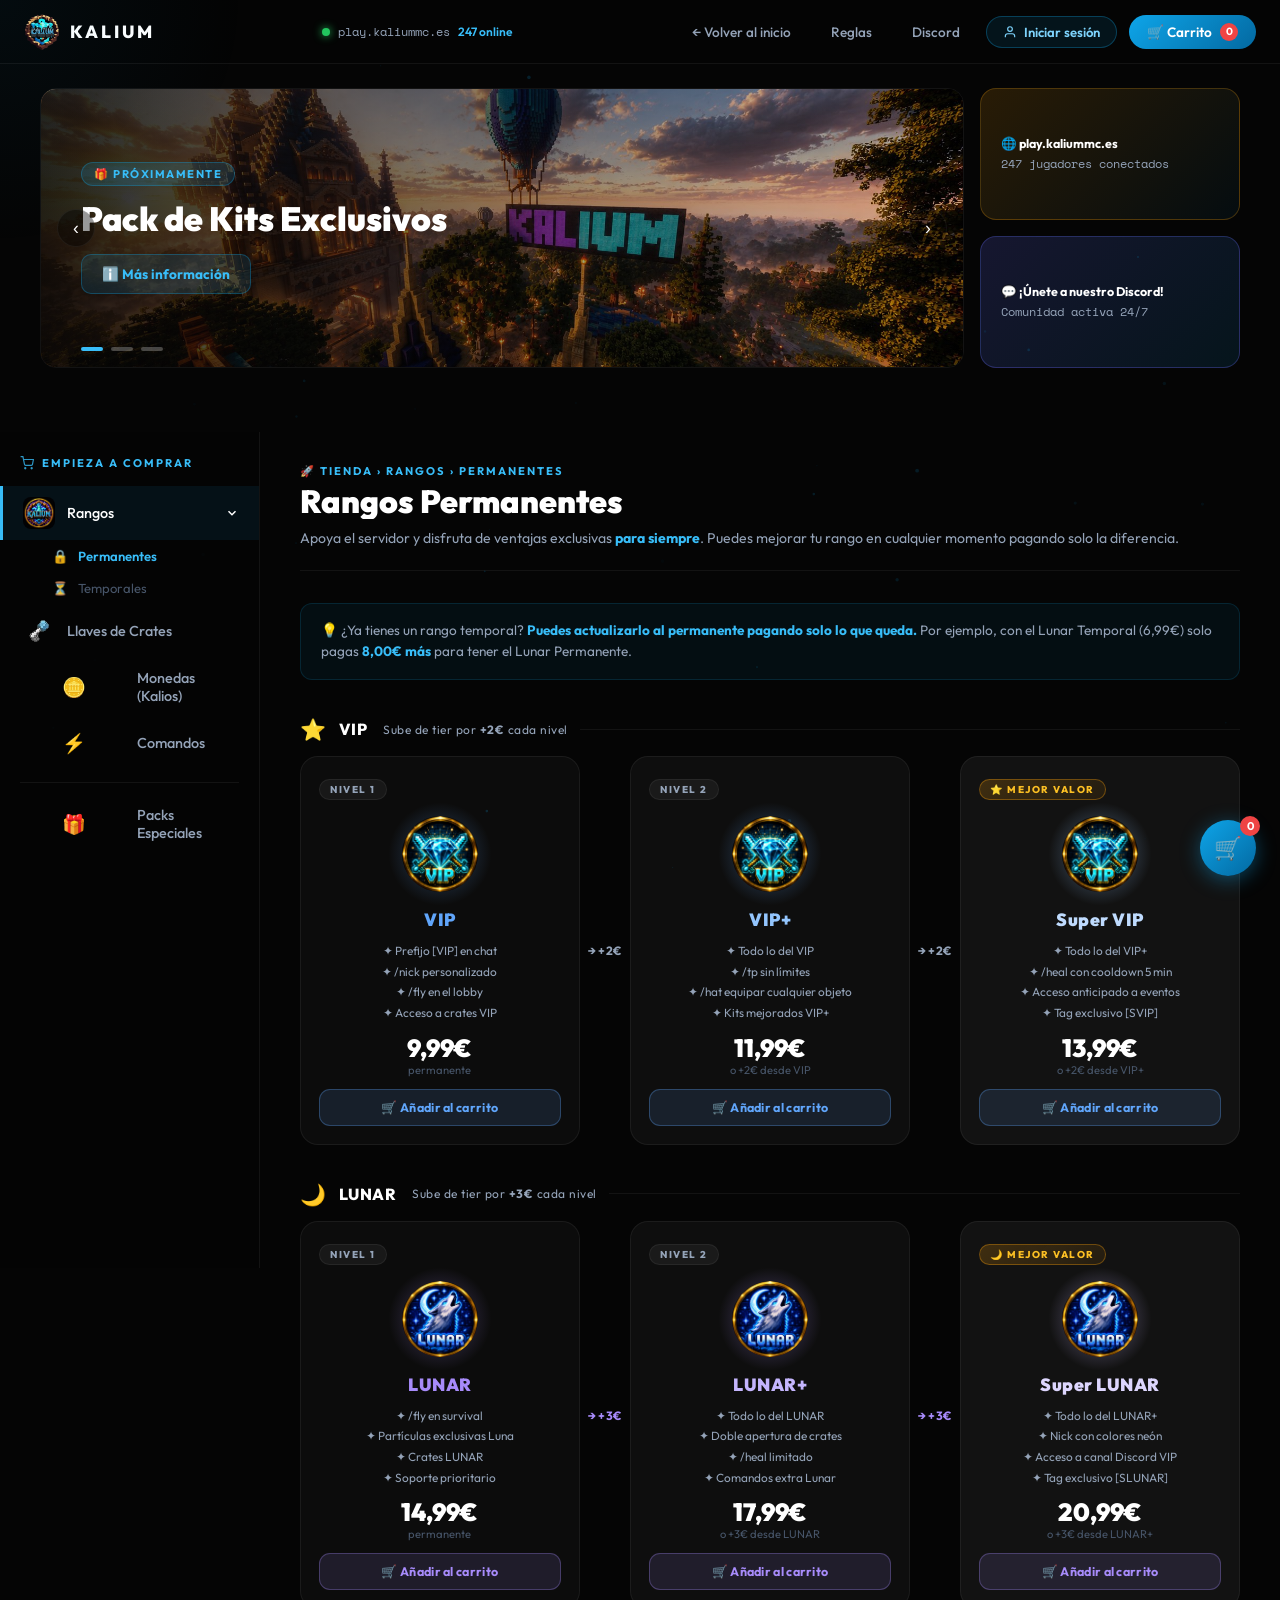
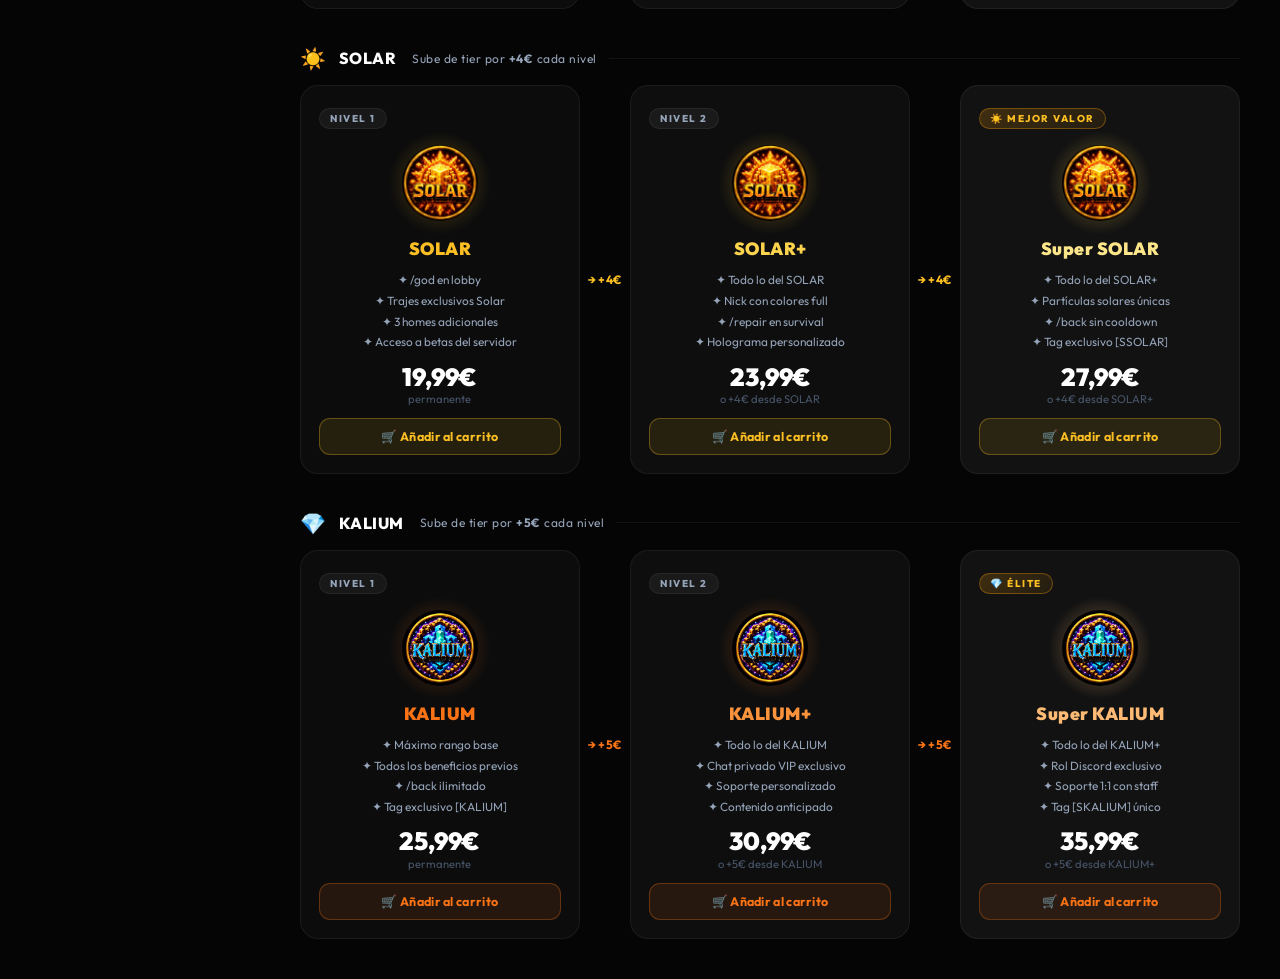
<file: tienda (6).html>
<!DOCTYPE html>
<html lang="es">
<head>
  <meta charset="UTF-8" />
  <meta name="viewport" content="width=device-width, initial-scale=1.0" />
  <title>Tienda — KALIUM MC</title>
  <meta name="description" content="Apoya el servidor Kalium y consigue rangos exclusivos, monedas, llaves de crates y mucho más." />
  <link rel="stylesheet" href="styles.css" />
  <link rel="preconnect" href="https://fonts.googleapis.com" />
  <link rel="preconnect" href="https://fonts.gstatic.com" crossorigin />
  <link href="https://fonts.googleapis.com/css2?family=Outfit:wght@300;400;500;600;700;800;900&family=Space+Mono:wght@400;700&display=swap" rel="stylesheet" />

  <style>
    /* ===== TIENDA PAGE STYLES ===== */

    /* --- TOP STORE HEADER BAR --- */
    .store-topbar {
      position: fixed; top: 0; left: 0; right: 0; z-index: 1000;
      height: 64px; padding: 0 24px;
      background: rgba(5,5,5,0.95);
      border-bottom: 1px solid var(--border);
      backdrop-filter: blur(20px);
      display: flex; align-items: center; justify-content: space-between;
    }
    .store-topbar-logo {
      display: flex; align-items: center; gap: 10px;
      font-size: 1.1rem; font-weight: 800; letter-spacing: 3px; color: var(--white);
      text-decoration: none;
    }
    .store-topbar-logo img { width: 36px; height: 36px; object-fit: contain; border-radius: 8px; }
    .store-topbar-center {
      font-size: 0.8rem; color: var(--gray-400);
      display: flex; align-items: center; gap: 8px;
    }
    .store-topbar-right {
      display: flex; align-items: center; gap: 12px;
    }
    .topbar-nav-link {
      font-size: 0.85rem; color: var(--gray-400); font-weight: 500;
      padding: 6px 14px; border-radius: 8px; transition: var(--transition);
    }
    .topbar-nav-link:hover { color: var(--white); background: rgba(255,255,255,0.05); }
    .topbar-cart-btn {
      position: relative; display: flex; align-items: center; gap: 8px;
      padding: 8px 18px; border-radius: 20px;
      background: linear-gradient(135deg, var(--blue), var(--blue-dark));
      border: none; color: var(--white);
      font-family: var(--font); font-size: 0.85rem; font-weight: 600;
      cursor: pointer; transition: var(--transition);
    }
    .topbar-cart-btn:hover { transform: translateY(-1px); box-shadow: 0 4px 20px var(--blue-glow); }
    .topbar-cart-count {
      background: #ef4444; color: #fff; font-size: 0.65rem; font-weight: 700;
      width: 18px; height: 18px; border-radius: 50%;
      display: flex; align-items: center; justify-content: center;
    }

    /* --- AUTH BUTTON --- */
    .topbar-auth-btn {
      display: flex; align-items: center; gap: 7px;
      padding: 7px 16px; border-radius: 20px;
      background: rgba(14,165,233,0.1); border: 1px solid rgba(14,165,233,0.3);
      color: #7dd3fc; font-family: var(--font); font-size: 0.82rem; font-weight: 600;
      cursor: pointer; transition: var(--transition);
    }
    .topbar-auth-btn:hover { background: rgba(14,165,233,0.2); border-color: var(--blue); color: #fff; }
    .topbar-auth-btn.logged-in { background: rgba(34,197,94,0.1); border-color: rgba(34,197,94,0.3); color: #86efac; }
    .topbar-auth-btn.logged-in:hover { background: rgba(34,197,94,0.2); border-color: #22c55e; }

    /* --- AUTH OVERLAY --- */
    .auth-overlay {
      position: fixed; inset: 0; background: rgba(0,0,0,0.75); backdrop-filter: blur(6px);
      z-index: 9500; display: flex; align-items: center; justify-content: center;
      opacity: 0; pointer-events: none; transition: opacity 0.25s ease;
    }
    .auth-overlay.open { opacity: 1; pointer-events: all; }

    /* --- AUTH MODAL --- */
    .auth-modal {
      background: var(--surface); border: 1px solid var(--border); border-radius: 20px;
      width: 100%; max-width: 420px; padding: 32px;
      box-shadow: 0 40px 80px rgba(0,0,0,0.6);
      transform: translateY(20px) scale(0.97); transition: transform 0.25s ease;
      position: relative;
    }
    .auth-overlay.open .auth-modal { transform: translateY(0) scale(1); }
    .auth-modal-close {
      position: absolute; top: 16px; right: 16px;
      background: rgba(255,255,255,0.07); border: none; color: var(--gray-400);
      width: 30px; height: 30px; border-radius: 50%; cursor: pointer;
      display: flex; align-items: center; justify-content: center; font-size: 1rem;
      transition: var(--transition);
    }
    .auth-modal-close:hover { background: rgba(255,255,255,0.15); color: #fff; }
    .auth-tabs { display: flex; gap: 0; margin-bottom: 28px; border-radius: 10px; overflow: hidden; border: 1px solid var(--border); }
    .auth-tab {
      flex: 1; padding: 10px; text-align: center; font-family: var(--font); font-size: 0.82rem;
      font-weight: 700; cursor: pointer; background: transparent; border: none;
      color: var(--gray-400); letter-spacing: 0.04em; transition: var(--transition);
    }
    .auth-tab.active { background: rgba(14,165,233,0.15); color: var(--blue); }
    .auth-form { display: flex; flex-direction: column; gap: 14px; }
    .auth-form label { font-size: 0.72rem; font-weight: 700; letter-spacing: 0.08em; text-transform: uppercase; color: var(--gray-400); margin-bottom: -8px; }
    .auth-form input {
      background: rgba(255,255,255,0.05); border: 1px solid var(--border); border-radius: 10px;
      padding: 11px 14px; color: var(--white); font-family: var(--font); font-size: 0.88rem;
      outline: none; transition: var(--transition);
    }
    .auth-form input:focus { border-color: rgba(14,165,233,0.5); background: rgba(14,165,233,0.05); }
    .auth-submit-btn {
      width: 100%; padding: 12px; border-radius: 12px; border: none;
      background: linear-gradient(135deg, var(--blue), var(--blue-dark));
      color: #fff; font-family: var(--font); font-size: 0.9rem; font-weight: 700;
      cursor: pointer; transition: var(--transition); margin-top: 4px;
    }
    .auth-submit-btn:hover { transform: translateY(-1px); box-shadow: 0 6px 24px var(--blue-glow); }
    .auth-error { color: #f87171; font-size: 0.78rem; text-align: center; margin-top: -6px; display: none; }
    .auth-error.show { display: block; }
    .auth-logo-wrap { text-align: center; margin-bottom: 20px; }
    .auth-logo-wrap span { font-size: 1.3rem; font-weight: 900; letter-spacing: 0.1em; color: var(--blue); font-family: var(--mono); }
    .auth-logo-wrap p { font-size: 0.75rem; color: var(--gray-400); margin-top: 4px; }

    /* --- USER DROPDOWN --- */
    .user-dropdown {
      position: fixed; top: 64px; right: 24px; z-index: 9400;
      background: var(--surface); border: 1px solid var(--border); border-radius: 14px;
      width: 220px; padding: 8px 0; box-shadow: 0 20px 50px rgba(0,0,0,0.5);
      opacity: 0; pointer-events: none; transform: translateY(-8px); transition: all 0.2s ease;
    }
    .user-dropdown.open { opacity: 1; pointer-events: all; transform: translateY(0); }
    .user-dropdown-header { padding: 12px 16px 10px; border-bottom: 1px solid var(--border); }
    .user-dropdown-nick { font-weight: 700; font-size: 0.9rem; color: #fff; }
    .user-dropdown-email { font-size: 0.7rem; color: var(--gray-400); margin-top: 1px; }
    .user-dropdown-badge { display: inline-block; font-size: 0.6rem; font-weight: 800; letter-spacing: 0.1em; text-transform: uppercase; padding: 2px 8px; border-radius: 20px; margin-top: 6px; }
    .badge-admin { background: rgba(251,191,36,0.15); color: #fbbf24; border: 1px solid rgba(251,191,36,0.3); }
    .badge-user { background: rgba(14,165,233,0.12); color: #7dd3fc; border: 1px solid rgba(14,165,233,0.25); }
    .user-dropdown-item {
      display: flex; align-items: center; gap: 10px; padding: 10px 16px;
      font-size: 0.82rem; color: var(--gray-400); cursor: pointer; transition: var(--transition);
    }
    .user-dropdown-item:hover { background: rgba(255,255,255,0.05); color: #fff; }
    .user-dropdown-item.danger:hover { background: rgba(239,68,68,0.08); color: #f87171; }
    .user-dropdown-item svg { flex-shrink: 0; }
    .user-dropdown-sep { height: 1px; background: var(--border); margin: 4px 0; }

    /* --- ADMIN PANEL --- */
    .admin-overlay {
      position: fixed; inset: 0; background: rgba(0,0,0,0.85); backdrop-filter: blur(8px);
      z-index: 9600; display: flex; align-items: flex-start; justify-content: center;
      padding-top: 60px; opacity: 0; pointer-events: none; transition: opacity 0.25s;
    }
    .admin-overlay.open { opacity: 1; pointer-events: all; }
    .admin-panel {
      background: #0d1117; border: 1px solid rgba(251,191,36,0.3); border-radius: 20px;
      width: 100%; max-width: 900px; max-height: 80vh; overflow-y: auto;
      box-shadow: 0 0 60px rgba(251,191,36,0.08);
      transform: translateY(20px); transition: transform 0.25s;
    }
    .admin-overlay.open .admin-panel { transform: translateY(0); }
    .admin-header {
      display: flex; align-items: center; justify-content: space-between;
      padding: 20px 28px; border-bottom: 1px solid rgba(251,191,36,0.2);
      position: sticky; top: 0; background: #0d1117; border-radius: 20px 20px 0 0; z-index: 1;
    }
    .admin-title { font-size: 1rem; font-weight: 800; color: #fbbf24; letter-spacing: 0.05em; display: flex; align-items: center; gap: 10px; }
    .admin-close {
      background: rgba(255,255,255,0.07); border: none; color: var(--gray-400);
      width: 30px; height: 30px; border-radius: 50%; cursor: pointer;
      display: flex; align-items: center; justify-content: center; font-size: 1rem; transition: var(--transition);
    }
    .admin-close:hover { background: rgba(255,255,255,0.15); color: #fff; }
    .admin-nav { display: flex; gap: 4px; padding: 16px 28px 0; border-bottom: 1px solid var(--border); }
    .admin-nav-tab {
      padding: 8px 18px; border-radius: 8px 8px 0 0; font-size: 0.78rem; font-weight: 700;
      cursor: pointer; background: transparent; border: none; color: var(--gray-400);
      letter-spacing: 0.04em; transition: var(--transition); border-bottom: 2px solid transparent;
    }
    .admin-nav-tab.active { color: #fbbf24; border-bottom-color: #fbbf24; }
    .admin-body { padding: 24px 28px; }
    .admin-stats-row { display: grid; grid-template-columns: repeat(4,1fr); gap: 14px; margin-bottom: 24px; }
    .admin-stat-card {
      background: rgba(255,255,255,0.03); border: 1px solid var(--border); border-radius: 12px;
      padding: 16px; text-align: center;
    }
    .admin-stat-val { font-size: 1.6rem; font-weight: 900; color: #fbbf24; }
    .admin-stat-lbl { font-size: 0.68rem; color: var(--gray-400); margin-top: 2px; text-transform: uppercase; letter-spacing: 0.08em; }
    .admin-table { width: 100%; border-collapse: collapse; font-size: 0.8rem; }
    .admin-table th { text-align: left; padding: 8px 12px; color: var(--gray-400); font-size: 0.7rem; text-transform: uppercase; letter-spacing: 0.08em; border-bottom: 1px solid var(--border); }
    .admin-table td { padding: 12px; border-bottom: 1px solid rgba(255,255,255,0.04); color: var(--gray-300); vertical-align: middle; }
    .admin-table tr:hover td { background: rgba(255,255,255,0.02); }
    .admin-badge { display: inline-block; padding: 2px 10px; border-radius: 20px; font-size: 0.65rem; font-weight: 700; letter-spacing: 0.06em; }
    .ab-ok { background: rgba(34,197,94,0.12); color: #86efac; border: 1px solid rgba(34,197,94,0.25); }
    .ab-pend { background: rgba(251,191,36,0.1); color: #fcd34d; border: 1px solid rgba(251,191,36,0.25); }
    .ab-fail { background: rgba(239,68,68,0.1); color: #fca5a5; border: 1px solid rgba(239,68,68,0.2); }
    .admin-section-title { font-size: 0.75rem; font-weight: 800; text-transform: uppercase; letter-spacing: 0.1em; color: var(--gray-400); margin-bottom: 12px; margin-top: 20px; }
    .admin-tab-pane { display: none; }
    .admin-tab-pane.active { display: block; }
    @media (max-width: 700px) {
      .admin-stats-row { grid-template-columns: repeat(2,1fr); }
      .admin-panel { border-radius: 14px; }
    }

    /* --- PROMO BANNER --- */
    .store-promo { display: flex; gap: 16px; padding: 88px 40px 0; }
    .promo-main { flex: 1; position: relative; min-height: 280px; border-radius: var(--radius); overflow: hidden; border: 1px solid var(--border); }
    .promo-track { display: flex; width: 100%; height: 100%; transition: transform 0.6s ease; }
    .promo-slide {
      flex: 0 0 100%; width: 100%; height: 100%; position: relative;
      background-size: cover; background-position: center; display: flex; align-items: center; padding: 0 40px;
    }
    .promo-slide::before {
      content: ''; position: absolute; inset: 0;
      background: linear-gradient(90deg, rgba(5,5,5,0.88) 0%, rgba(5,5,5,0.4) 55%, rgba(5,5,5,0.1) 100%);
    }
    .promo-content { position: relative; z-index: 1; max-width: 460px; }
    .promo-tag {
      display: inline-block; padding: 4px 12px; border-radius: 20px;
      background: rgba(14,165,233,0.15); border: 1px solid var(--border-blue);
      color: var(--blue-neon); font-size: 0.7rem; font-weight: 700;
      letter-spacing: 1.5px; text-transform: uppercase; margin-bottom: 14px;
    }
    .promo-title { font-size: 2.1rem; font-weight: 900; line-height: 1.15; margin-bottom: 16px; color: var(--white); }
    .promo-actions { display: flex; gap: 10px; flex-wrap: wrap; }
    .promo-btn {
      padding: 10px 20px; border-radius: 10px; font-family: var(--font); font-size: 0.85rem; font-weight: 700;
      cursor: pointer; transition: var(--transition); border: 1px solid var(--border-blue);
      background: rgba(14,165,233,0.12); color: var(--blue-neon);
    }
    .promo-btn:hover { background: rgba(14,165,233,0.22); border-color: var(--blue-neon); }
    .promo-arrow {
      position: absolute; top: 50%; transform: translateY(-50%); width: 38px; height: 38px; border-radius: 50%;
      background: rgba(0,0,0,0.4); border: 1px solid var(--border); color: var(--white); font-size: 1.1rem;
      cursor: pointer; display: flex; align-items: center; justify-content: center; z-index: 2; transition: var(--transition);
    }
    .promo-arrow:hover { background: rgba(14,165,233,0.3); border-color: var(--border-blue); }
    .promo-prev { left: 16px; }
    .promo-next { right: 16px; }
    .promo-dots { position: absolute; bottom: 16px; left: 40px; z-index: 2; display: flex; gap: 8px; }
    .promo-dot { width: 22px; height: 4px; border-radius: 4px; background: rgba(255,255,255,0.25); cursor: pointer; transition: var(--transition); border: none; }
    .promo-dot.active { background: var(--blue-neon); }
    .promo-side { display: flex; flex-direction: column; gap: 16px; width: 260px; flex-shrink: 0; }
    .promo-side-card {
      flex: 1; border-radius: var(--radius); padding: 18px 20px; display: flex; flex-direction: column;
      justify-content: center; gap: 4px; border: 1px solid var(--border); text-decoration: none;
    }
    .promo-side-card.online { background: linear-gradient(135deg, rgba(245,158,11,0.15), rgba(14,165,233,0.05)); border-color: rgba(245,158,11,0.25); }
    .promo-side-card.discord { background: linear-gradient(135deg, rgba(99,102,241,0.18), rgba(14,165,233,0.1)); border-color: rgba(99,102,241,0.3); }
    .promo-side-label { font-size: 0.78rem; font-weight: 700; color: var(--white); display: flex; align-items: center; gap: 8px; }
    .promo-side-sub { font-size: 0.75rem; color: var(--gray-400); font-family: var(--mono); }
    @media (max-width: 900px) {
      .store-promo { padding: 80px 20px 0; flex-direction: column; }
      .promo-side { width: 100%; flex-direction: row; }
      .promo-main { min-height: 220px; }
      .promo-title { font-size: 1.5rem; }
    }

    /* --- STORE LAYOUT --- */
    .store-layout {
      display: flex;
      min-height: 100vh;
      padding-top: 64px;
    }

    /* --- SIDEBAR --- */
    .store-sidebar {
      width: 260px;
      min-width: 260px;
      background: rgba(5,5,5,0.9);
      border-right: 1px solid var(--border);
      position: sticky;
      top: 64px;
      height: calc(100vh - 64px);
      overflow-y: auto;
      padding: 24px 0;
      z-index: 100;
    }
    .sidebar-heading {
      padding: 0 20px 16px;
      font-size: 0.7rem; font-weight: 700; letter-spacing: 2px;
      color: var(--blue-neon); text-transform: uppercase;
      display: flex; align-items: center; gap: 8px;
    }
    .sidebar-heading svg { opacity: 0.8; }
    .sidebar-nav-item {
      display: flex; align-items: center; gap: 12px;
      padding: 11px 20px;
      font-size: 0.9rem; font-weight: 500; color: var(--gray-400);
      cursor: pointer; transition: var(--transition);
      border-left: 3px solid transparent;
      border-radius: 0;
      background: none;
      width: 100%; text-align: left;
      font-family: var(--font);
      border-right: none; border-top: none; border-bottom: none;
    }
    .sidebar-nav-item:hover { color: var(--white); background: rgba(255,255,255,0.04); border-left-color: rgba(14,165,233,0.3); }
    .sidebar-nav-item.active { color: var(--white); background: rgba(14,165,233,0.08); border-left-color: var(--blue-neon); }
    .sidebar-nav-item .nav-icon { width: 32px; height: 32px; border-radius: 8px; object-fit: contain; flex-shrink: 0; }
    .sidebar-nav-item .nav-icon-emoji { font-size: 1.2rem; width: 32px; height: 32px; display: flex; align-items: center; justify-content: center; flex-shrink: 0; }
    .sidebar-nav-item span { flex: 1; }
    .sidebar-divider { height: 1px; background: var(--border); margin: 12px 20px; }
    .sidebar-sub-item {
      display: flex; align-items: center; gap: 10px;
      padding: 8px 20px 8px 52px;
      font-size: 0.82rem; color: var(--gray-600);
      cursor: pointer; transition: var(--transition);
      width: 100%; text-align: left; background: none; border: none;
      font-family: var(--font);
    }
    .sidebar-sub-item:hover { color: var(--white); }
    .sidebar-sub-item.active { color: var(--blue-neon); font-weight: 600; }

    /* Mobile sidebar toggle */
    .sidebar-toggle-btn {
      display: none;
      position: fixed; bottom: 88px; left: 16px; z-index: 300;
      width: 46px; height: 46px; border-radius: 50%;
      background: rgba(14,165,233,0.15); border: 1px solid var(--border-blue);
      color: var(--blue-neon); font-size: 1.2rem; cursor: pointer;
      align-items: center; justify-content: center;
    }
    .store-sidebar.mobile-open { transform: translateX(0) !important; }

    /* --- MAIN CONTENT --- */
    .store-main {
      flex: 1; padding: 32px 40px; min-width: 0;
      background: transparent;
      position: relative; z-index: 1;
    }

    /* --- SECTION BREADCRUMB / HEADER --- */
    .shop-section-header {
      margin-bottom: 32px;
      padding-bottom: 20px;
      border-bottom: 1px solid var(--border);
    }
    .shop-section-label {
      font-size: 0.7rem; font-weight: 700; letter-spacing: 2px; text-transform: uppercase;
      color: var(--blue-neon); margin-bottom: 6px; display: block;
    }
    .shop-section-title {
      font-size: 2rem; font-weight: 900; line-height: 1.1;
      background: linear-gradient(135deg, var(--white) 40%, var(--blue-neon) 100%);
      -webkit-background-clip: text; -webkit-text-fill-color: transparent;
    }
    .shop-section-desc {
      font-size: 0.88rem; color: var(--gray-400); margin-top: 8px; line-height: 1.6;
    }
    .shop-section-banner {
      padding: 16px 20px; border-radius: 12px;
      background: rgba(14,165,233,0.06); border: 1px solid rgba(14,165,233,0.15);
      font-size: 0.85rem; color: var(--gray-400); margin-bottom: 28px; line-height: 1.6;
    }
    .shop-section-banner strong { color: var(--blue-neon); }

    /* --- SALE BADGE --- */
    .sale-badge {
      display: inline-block;
      padding: 2px 8px; border-radius: 5px;
      background: linear-gradient(135deg, #f59e0b, #d97706);
      font-size: 0.68rem; font-weight: 800; letter-spacing: 0.5px;
      color: #000; vertical-align: middle; margin-left: 6px;
    }
    .hot-badge {
      display: inline-block;
      padding: 2px 8px; border-radius: 5px;
      background: linear-gradient(135deg, #ef4444, #dc2626);
      font-size: 0.68rem; font-weight: 800; letter-spacing: 0.5px;
      color: #fff; vertical-align: middle; margin-left: 6px;
    }

    /* --- PRODUCT GRID --- */
    .shop-products-grid {
      display: grid;
      grid-template-columns: repeat(auto-fill, minmax(200px, 1fr));
      gap: 20px;
    }

    /* --- PRODUCT CARD --- */
    .shop-item-card {
      background: rgba(255,255,255,0.03);
      border: 1px solid var(--border);
      border-radius: 16px;
      overflow: hidden;
      display: flex; flex-direction: column;
      transition: border-color 0.3s, transform 0.3s, box-shadow 0.3s;
      position: relative;
    }
    .shop-item-card:hover {
      border-color: rgba(14,165,233,0.3);
      transform: translateY(-4px);
      box-shadow: 0 12px 40px rgba(14,165,233,0.12);
    }
    .shop-item-card.featured {
      border-color: rgba(245,158,11,0.35);
      box-shadow: 0 0 30px rgba(245,158,11,0.06);
    }
    .shop-item-card.featured:hover {
      border-color: rgba(245,158,11,0.6);
      box-shadow: 0 12px 40px rgba(245,158,11,0.15);
    }
    .card-discount-pill {
      position: absolute; top: 12px; left: 12px; z-index: 2;
      padding: 3px 9px; border-radius: 20px;
      background: linear-gradient(135deg, #f59e0b, #d97706);
      font-size: 0.68rem; font-weight: 800; color: #000;
      letter-spacing: 0.5px;
    }
    .card-img-wrap {
      display: flex; align-items: center; justify-content: center;
      padding: 28px 20px 16px;
      background: radial-gradient(circle at 50% 50%, rgba(14,165,233,0.07) 0%, transparent 70%);
    }
    .card-img-wrap img {
      width: 100px; height: 100px; object-fit: contain;
      border-radius: 50%;
      filter: drop-shadow(0 0 20px rgba(14,165,233,0.45));
      transition: transform 0.3s, filter 0.3s;
    }
    .shop-item-card:hover .card-img-wrap img {
      transform: scale(1.08) translateY(-3px);
      filter: drop-shadow(0 0 30px rgba(14,165,233,0.7));
    }
    .shop-item-card.featured .card-img-wrap {
      background: radial-gradient(circle at 50% 50%, rgba(245,158,11,0.1) 0%, transparent 70%);
    }
    .shop-item-card.featured .card-img-wrap img {
      filter: drop-shadow(0 0 20px rgba(245,158,11,0.4));
    }
    .shop-item-card.featured:hover .card-img-wrap img {
      filter: drop-shadow(0 0 30px rgba(245,158,11,0.65));
    }
    .card-body {
      padding: 0 16px 16px;
      display: flex; flex-direction: column; gap: 10px; flex: 1;
    }
    .card-name {
      font-size: 0.88rem; font-weight: 800; color: var(--white);
      letter-spacing: 0.5px; text-align: center; line-height: 1.3;
    }
    .card-prices {
      display: flex; align-items: center; justify-content: center; gap: 8px;
    }
    .card-price-old {
      font-size: 0.8rem; color: var(--gray-600);
      text-decoration: line-through; font-weight: 500;
    }
    .card-price-new {
      font-size: 1.25rem; font-weight: 900; color: var(--blue-neon);
    }
    .shop-item-card.featured .card-price-new { color: #f59e0b; }
    .card-add-btn {
      width: 100%; padding: 10px;
      background: rgba(14,165,233,0.1); border: 1px solid rgba(14,165,233,0.25);
      border-radius: 10px; color: var(--blue-neon);
      font-family: var(--font); font-size: 0.82rem; font-weight: 700;
      cursor: pointer; transition: var(--transition);
      display: flex; align-items: center; justify-content: center; gap: 6px;
      letter-spacing: 0.3px; margin-top: auto;
    }
    .card-add-btn:hover {
      background: rgba(14,165,233,0.2); border-color: var(--blue-neon);
      transform: none; box-shadow: 0 0 16px rgba(14,165,233,0.25);
    }
    .shop-item-card.featured .card-add-btn {
      background: rgba(245,158,11,0.1); border-color: rgba(245,158,11,0.3);
      color: #f59e0b;
    }
    .shop-item-card.featured .card-add-btn:hover {
      background: rgba(245,158,11,0.2); border-color: #f59e0b;
      box-shadow: 0 0 16px rgba(245,158,11,0.25);
    }
    .card-perks {
      font-size: 0.75rem; color: var(--gray-600); text-align: center; line-height: 1.4;
      padding-top: 2px;
    }

    /* --- SUBSECTION LABEL --- */
    .subsection-label {
      display: flex; align-items: center; gap: 14px;
      margin: 32px 0 18px; font-size: 0.78rem; font-weight: 700;
      letter-spacing: 2px; text-transform: uppercase; color: var(--gray-400);
    }
    .subsection-label::after {
      content: ''; flex: 1; height: 1px; background: var(--border);
    }
    .subsection-label span { white-space: nowrap; }

    /* --- KEYS GRID (wide cards) --- */
    .keys-grid {
      display: grid;
      grid-template-columns: repeat(auto-fill, minmax(160px, 1fr));
      gap: 16px;
    }
    .key-card {
      background: rgba(255,255,255,0.03);
      border: 1px solid var(--border);
      border-radius: 14px;
      padding: 20px 14px 14px;
      display: flex; flex-direction: column; align-items: center; gap: 8px;
      transition: var(--transition); position: relative;
    }
    .key-card:hover { border-color: rgba(14,165,233,0.3); transform: translateY(-3px); }
    .key-card-icon { font-size: 2.4rem; }
    .key-card-icon img {
      width: 56px; height: 56px; object-fit: contain;
      image-rendering: pixelated; image-rendering: crisp-edges;
      filter: drop-shadow(0 4px 10px rgba(0,0,0,0.45));
      transition: transform 0.25s ease;
    }
    .key-card:hover .key-card-icon img { transform: scale(1.08) rotate(-4deg); }
    .key-card-name { font-size: 0.8rem; font-weight: 700; color: var(--white); text-align: center; }
    .key-card-qty { font-size: 0.75rem; color: var(--gray-400); }
    .key-card-price { font-size: 1.05rem; font-weight: 900; color: var(--blue-neon); }
    .key-card-btn {
      width: 100%; padding: 8px;
      background: rgba(14,165,233,0.1); border: 1px solid rgba(14,165,233,0.2);
      border-radius: 8px; color: var(--blue-neon);
      font-family: var(--font); font-size: 0.75rem; font-weight: 700;
      cursor: pointer; transition: var(--transition);
    }
    .key-card-btn:hover { background: rgba(14,165,233,0.2); border-color: var(--blue-neon); }

    /* --- COINS GRID --- */
    .coins-grid {
      display: grid;
      grid-template-columns: repeat(auto-fill, minmax(160px, 1fr));
      gap: 16px;
    }
    .coin-pack-card {
      background: rgba(255,255,255,0.03);
      border: 1px solid var(--border);
      border-radius: 14px;
      padding: 22px 14px 14px;
      display: flex; flex-direction: column; align-items: center; gap: 8px;
      transition: var(--transition); position: relative; text-align: center;
    }
    .coin-pack-card:hover { border-color: rgba(245,158,11,0.35); transform: translateY(-3px); }
    .coin-pack-card.popular {
      border-color: rgba(245,158,11,0.4);
      background: rgba(245,158,11,0.04);
    }
    .coin-icon { font-size: 2.2rem; }
    .coin-amount { font-size: 1.1rem; font-weight: 900; color: #f59e0b; }
    .coin-label { font-size: 0.72rem; color: var(--gray-400); }
    .coin-price { font-size: 1rem; font-weight: 800; color: var(--white); }
    .coin-btn {
      width: 100%; padding: 8px;
      background: rgba(245,158,11,0.1); border: 1px solid rgba(245,158,11,0.25);
      border-radius: 8px; color: #f59e0b;
      font-family: var(--font); font-size: 0.75rem; font-weight: 700;
      cursor: pointer; transition: var(--transition);
    }
    .coin-btn:hover { background: rgba(245,158,11,0.2); border-color: #f59e0b; }
    .popular-pill {
      position: absolute; top: -10px; left: 50%; transform: translateX(-50%);
      padding: 2px 10px; border-radius: 20px;
      background: linear-gradient(135deg, #f59e0b, #d97706);
      font-size: 0.62rem; font-weight: 800; color: #000; white-space: nowrap;
    }

    /* --- COMMANDS SECTION --- */
    .commands-grid {
      display: grid;
      grid-template-columns: repeat(auto-fill, minmax(240px, 1fr));
      gap: 16px;
    }
    .command-card {
      background: rgba(255,255,255,0.03);
      border: 1px solid var(--border);
      border-radius: 14px;
      padding: 18px;
      display: flex; align-items: center; gap: 14px;
      transition: var(--transition);
    }
    .command-card:hover { border-color: rgba(14,165,233,0.3); transform: translateY(-2px); }
    .command-icon { font-size: 1.8rem; flex-shrink: 0; }
    .command-info { flex: 1; }
    .command-name { font-size: 0.88rem; font-weight: 700; color: var(--white); margin-bottom: 2px; }
    .command-desc { font-size: 0.75rem; color: var(--gray-400); line-height: 1.4; }
    .command-price-col { text-align: right; display: flex; flex-direction: column; gap: 6px; align-items: flex-end; }
    .command-price { font-size: 1rem; font-weight: 900; color: var(--blue-neon); }
    .command-btn {
      padding: 6px 14px; border-radius: 8px;
      background: rgba(14,165,233,0.1); border: 1px solid rgba(14,165,233,0.2);
      color: var(--blue-neon); font-family: var(--font); font-size: 0.72rem; font-weight: 700;
      cursor: pointer; transition: var(--transition); white-space: nowrap;
    }
    .command-btn:hover { background: rgba(14,165,233,0.2); border-color: var(--blue-neon); }

    /* --- CONTENT SECTIONS (hidden by default) --- */
    .shop-section-panel { display: none; }
    .shop-section-panel.active { display: block; }

    /* --- CART SIDEBAR --- */
    .cart-overlay {
      position: fixed; inset: 0; background: rgba(0,0,0,0.6);
      z-index: 2000; opacity: 0; visibility: hidden;
      transition: var(--transition);
    }
    .cart-overlay.open { opacity: 1; visibility: visible; }
    .cart-sidebar-panel {
      position: fixed; top: 0; right: 0; bottom: 0;
      width: 380px; max-width: 100vw;
      z-index: 2001; display: flex; flex-direction: column;
      transform: translateX(100%); transition: var(--transition);
      border-left: 1px solid var(--border);
      background: rgba(8,8,8,0.97);
      backdrop-filter: blur(20px);
    }
    .cart-sidebar-panel.open { transform: translateX(0); }
    .cart-header-row {
      display: flex; justify-content: space-between; align-items: center;
      padding: 20px 24px; border-bottom: 1px solid var(--border);
    }
    .cart-header-row h3 { font-size: 1rem; font-weight: 700; }
    .cart-close-btn {
      width: 32px; height: 32px; border-radius: 8px;
      border: 1px solid var(--border); background: rgba(255,255,255,0.03);
      color: var(--gray-400); font-size: 0.9rem; cursor: pointer;
      transition: var(--transition); display: flex; align-items: center; justify-content: center;
    }
    .cart-close-btn:hover { color: var(--white); border-color: var(--border-blue); }
    .cart-items-list { flex: 1; overflow-y: auto; padding: 16px; }
    .cart-empty-state { display: flex; flex-direction: column; align-items: center; justify-content: center; height: 200px; gap: 12px; }
    .cart-empty-state .empty-icon { font-size: 3rem; opacity: 0.3; }
    .cart-empty-state p { color: var(--gray-600); font-size: 0.9rem; }
    .cart-product-item {
      display: flex; align-items: center; gap: 12px;
      padding: 12px; border-radius: 10px;
      background: rgba(255,255,255,0.03); border: 1px solid var(--border);
      margin-bottom: 8px;
    }
    .cart-product-info { flex: 1; }
    .cart-product-name { font-size: 0.88rem; font-weight: 600; margin-bottom: 2px; }
    .cart-product-price { font-size: 0.82rem; color: var(--blue-neon); font-weight: 600; }
    .cart-remove-btn {
      width: 28px; height: 28px; border-radius: 6px;
      border: 1px solid var(--border); background: none;
      color: var(--gray-600); cursor: pointer; font-size: 0.8rem;
      display: flex; align-items: center; justify-content: center;
      transition: var(--transition); flex-shrink: 0;
    }
    .cart-remove-btn:hover { color: #ef4444; border-color: rgba(239,68,68,0.4); }
    .cart-footer-panel {
      padding: 16px 24px; border-top: 1px solid var(--border);
      display: flex; flex-direction: column; gap: 12px;
    }
    .cart-total-row { display: flex; justify-content: space-between; font-size: 1rem; font-weight: 700; }
    #t-cart-total {
      background: linear-gradient(135deg, var(--white), var(--blue-neon));
      -webkit-background-clip: text; -webkit-text-fill-color: transparent;
    }
    .nick-field label { display: block; font-size: 0.78rem; color: var(--gray-400); margin-bottom: 6px; }
    .nick-field input {
      width: 100%; padding: 10px 14px; border-radius: 8px;
      border: 1px solid var(--border); background: rgba(255,255,255,0.03);
      color: var(--white); font-family: var(--font); font-size: 0.88rem;
      transition: var(--transition);
    }
    .nick-field input:focus { outline: none; border-color: var(--border-blue); }
    .nick-field input::placeholder { color: var(--gray-600); }
    .checkout-btn-full {
      width: 100%; padding: 14px;
      background: linear-gradient(135deg, var(--blue), var(--blue-dark));
      border: none; border-radius: 12px; color: var(--white);
      font-family: var(--font); font-size: 0.95rem; font-weight: 800;
      cursor: pointer; transition: var(--transition);
      letter-spacing: 0.5px;
    }
    .checkout-btn-full:hover { box-shadow: 0 4px 24px var(--blue-glow); transform: translateY(-1px); }
    .cart-note-small { font-size: 0.72rem; color: var(--gray-600); text-align: center; }

    /* --- NOTIFICATION --- */
    .t-notification {
      position: fixed; bottom: 96px; right: 24px;
      padding: 12px 20px; border-radius: 10px;
      background: var(--gray-800); border: 1px solid var(--border);
      color: var(--white); font-size: 0.88rem; font-weight: 500;
      z-index: 9999; transform: translateY(20px); opacity: 0; visibility: hidden;
      transition: all 0.3s ease; max-width: 300px;
    }
    .t-notification.show { transform: translateY(0); opacity: 1; visibility: visible; }
    .t-notification.success { border-color: rgba(34,197,94,0.4); }

    /* --- FLOATING CART BTN --- */
    .float-cart-btn {
      position: fixed; bottom: 24px; right: 24px;
      width: 56px; height: 56px; border-radius: 50%;
      background: linear-gradient(135deg, var(--blue), var(--blue-dark));
      border: none; font-size: 1.4rem; cursor: pointer;
      box-shadow: 0 4px 20px var(--blue-glow);
      transition: var(--transition); z-index: 999;
      display: flex; align-items: center; justify-content: center;
    }
    .float-cart-btn:hover { transform: scale(1.1); }
    .float-cart-count {
      position: absolute; top: -4px; right: -4px;
      width: 20px; height: 20px; border-radius: 50%;
      background: #ef4444; font-size: 0.7rem; font-weight: 700;
      display: flex; align-items: center; justify-content: center;
      font-family: var(--font); color: var(--white);
    }

    /* --- RESPONSIVE --- */
    @media (max-width: 900px) {
      .store-sidebar {
        position: fixed; top: 64px; left: 0; bottom: 0;
        transform: translateX(-100%);
        transition: transform 0.3s ease;
        z-index: 200;
      }
      .store-main { padding: 24px 20px; }
      .sidebar-toggle-btn { display: flex; }
      .store-sidebar-overlay {
        display: none; position: fixed; inset: 0; background: rgba(0,0,0,0.5);
        z-index: 199;
      }
      .store-sidebar-overlay.open { display: block; }
      .topbar-nav-link { display: none; }
    }
    @media (max-width: 600px) {
      .shop-products-grid { grid-template-columns: 1fr 1fr; gap: 12px; }
      .keys-grid { grid-template-columns: 1fr 1fr; }
      .coins-grid { grid-template-columns: 1fr 1fr; }
      .commands-grid { grid-template-columns: 1fr; }
      .store-main { padding: 16px; }
      .shop-section-title { font-size: 1.4rem; }
      .cart-sidebar-panel { width: 100%; max-width: 100%; border-left: none; }
    }


    /* ===== DROPDOWN SIDEBAR ===== */
    .sidebar-dropdown-toggle .dropdown-arrow {
      margin-left: auto; flex-shrink: 0;
      transition: transform 0.25s ease;
    }
    .sidebar-dropdown-panel {
      overflow: hidden; max-height: 0;
      transition: max-height 0.3s ease;
    }
    .sidebar-dropdown-panel.open { max-height: 200px; }

    /* ===== RANGOS SUBPANELS ===== */
    .rangos-subpanel { display: none; }
    .rangos-subpanel.active { display: block; }

    /* ===== RANK ROW LABEL ===== */
    .rank-row-label {
      display: flex; align-items: center; gap: 12px;
      margin: 36px 0 14px;
      font-size: 1rem; font-weight: 800; color: var(--white);
      letter-spacing: 0.5px;
    }
    .rank-row-icon { font-size: 1.3rem; }
    .rank-row-sub {
      font-size: 0.75rem; font-weight: 400; color: var(--gray-400);
      margin-left: 4px;
    }
    .rank-row-label::after {
      content: ''; flex: 1; height: 1px; background: var(--border);
    }

    /* ===== RANK CARDS ROW ===== */
    .rank-cards-row {
      display: flex; align-items: stretch; gap: 0;
      margin-bottom: 8px;
    }
    .rank-upgrade-arrow {
      display: flex; align-items: center; justify-content: center;
      font-size: 0.75rem; font-weight: 700; color: var(--gray-400);
      padding: 0 8px; white-space: nowrap; flex-shrink: 0;
      letter-spacing: 0.3px;
    }

    /* ===== RANK CARD ===== */
    .rank-card {
      flex: 1; min-width: 0;
      background: rgba(255,255,255,0.03);
      border: 1px solid var(--border);
      border-radius: 18px;
      padding: 22px 18px 18px;
      display: flex; flex-direction: column; align-items: center; gap: 12px;
      position: relative; overflow: hidden;
      transition: border-color 0.3s, transform 0.3s, box-shadow 0.3s;
      cursor: default;
    }
    .rank-card:hover {
      transform: translateY(-5px);
    }
    .rank-card-plus { background: rgba(255,255,255,0.04); }
    .rank-card-super { background: rgba(255,255,255,0.055); }

    /* Tier colors on hover */
    .rank-card.rank-vip:hover { border-color: rgba(96,165,250,0.4); box-shadow: 0 14px 44px rgba(96,165,250,0.14); }
    .rank-card.rank-lunar:hover { border-color: rgba(167,139,250,0.4); box-shadow: 0 14px 44px rgba(167,139,250,0.14); }
    .rank-card.rank-solar:hover { border-color: rgba(251,191,36,0.4); box-shadow: 0 14px 44px rgba(251,191,36,0.12); }
    .rank-card.rank-kalium:hover { border-color: rgba(249,115,22,0.4); box-shadow: 0 14px 44px rgba(249,115,22,0.12); }

    .rank-card.rank-temporal { opacity: 0.9; }
    .rank-card.rank-temporal .rank-card-imgwrap img { filter: grayscale(15%) brightness(0.85); }

    .rank-card-tier {
      font-size: 0.62rem; font-weight: 800; letter-spacing: 1.5px;
      text-transform: uppercase; color: var(--gray-400);
      background: rgba(255,255,255,0.05); border-radius: 20px;
      padding: 3px 10px; border: 1px solid var(--border);
      align-self: flex-start;
    }
    .rank-card-tier.best-pill {
      background: linear-gradient(135deg, rgba(245,158,11,0.2), rgba(245,158,11,0.08));
      border-color: rgba(245,158,11,0.35); color: #fbbf24;
    }
    .rank-card-tier.temp-pill {
      background: rgba(167,139,250,0.1); border-color: rgba(167,139,250,0.25);
      color: #a78bfa;
    }

    .rank-card-imgwrap {
      position: relative; width: 84px; height: 84px;
      display: flex; align-items: center; justify-content: center;
    }
    .rank-card-imgwrap img {
      width: 76px; height: 76px; object-fit: contain; border-radius: 50%;
      position: relative; z-index: 1;
      transition: transform 0.3s, filter 0.3s;
    }
    .rank-card:hover .rank-card-imgwrap img { transform: scale(1.1) translateY(-2px); }
    .rank-card-glow {
      position: absolute; inset: -10px; border-radius: 50%; z-index: 0;
      transition: opacity 0.3s;
    }
    .rank-card:hover .rank-card-glow { opacity: 1.4; }

    .rank-card-name {
      font-size: 1.1rem; font-weight: 900; letter-spacing: 0.5px; text-align: center;
    }
    .temp-tag {
      font-size: 0.6rem; background: rgba(167,139,250,0.2); color: #a78bfa;
      border-radius: 4px; padding: 1px 5px; vertical-align: middle;
      font-weight: 700; letter-spacing: 0.5px;
    }

    .rank-card-perks {
      display: flex; flex-direction: column; gap: 4px;
      width: 100%; font-size: 0.74rem; color: var(--gray-400); line-height: 1.4;
    }
    .rank-card-perks span { white-space: nowrap; overflow: hidden; text-overflow: ellipsis; }

    .rank-card-price-wrap {
      text-align: center; margin-top: auto;
    }
    .rank-card-price {
      font-size: 1.55rem; font-weight: 900; color: var(--white);
      line-height: 1.1;
    }
    .rank-card-price-note {
      font-size: 0.7rem; color: var(--gray-600); margin-top: 2px;
    }
    .rank-card-upgrade-note {
      font-size: 0.68rem; color: #a78bfa; margin-top: 4px; font-weight: 600;
    }

    /* === RANK BUTTONS === */
    .rank-card-btn {
      width: 100%; padding: 10px 8px; border-radius: 11px;
      font-family: var(--font); font-size: 0.78rem; font-weight: 700;
      cursor: pointer; transition: var(--transition);
      display: flex; align-items: center; justify-content: center; gap: 5px;
      letter-spacing: 0.3px; border: 1px solid;
    }
    .rank-btn-blue { background: rgba(96,165,250,0.12); border-color: rgba(96,165,250,0.3); color: #60a5fa; }
    .rank-btn-blue:hover { background: rgba(96,165,250,0.22); border-color: #60a5fa; box-shadow: 0 0 18px rgba(96,165,250,0.2); }
    .rank-btn-purple { background: rgba(167,139,250,0.12); border-color: rgba(167,139,250,0.3); color: #a78bfa; }
    .rank-btn-purple:hover { background: rgba(167,139,250,0.22); border-color: #a78bfa; box-shadow: 0 0 18px rgba(167,139,250,0.2); }
    .rank-btn-gold { background: rgba(251,191,36,0.1); border-color: rgba(251,191,36,0.3); color: #fbbf24; }
    .rank-btn-gold:hover { background: rgba(251,191,36,0.2); border-color: #fbbf24; box-shadow: 0 0 18px rgba(251,191,36,0.18); }
    .rank-btn-orange { background: rgba(249,115,22,0.1); border-color: rgba(249,115,22,0.3); color: #f97316; }
    .rank-btn-orange:hover { background: rgba(249,115,22,0.2); border-color: #f97316; box-shadow: 0 0 18px rgba(249,115,22,0.18); }
    .rank-btn-blue-dim { background: rgba(96,165,250,0.07); border-color: rgba(96,165,250,0.2); color: #93c5fd; }
    .rank-btn-blue-dim:hover { background: rgba(96,165,250,0.15); border-color: #60a5fa; }
    .rank-btn-purple-dim { background: rgba(167,139,250,0.07); border-color: rgba(167,139,250,0.2); color: #c4b5fd; }
    .rank-btn-purple-dim:hover { background: rgba(167,139,250,0.15); border-color: #a78bfa; }
    .rank-btn-gold-dim { background: rgba(251,191,36,0.06); border-color: rgba(251,191,36,0.2); color: #fcd34d; }
    .rank-btn-gold-dim:hover { background: rgba(251,191,36,0.15); border-color: #fbbf24; }
    .rank-btn-orange-dim { background: rgba(249,115,22,0.06); border-color: rgba(249,115,22,0.2); color: #fb923c; }
    .rank-btn-orange-dim:hover { background: rgba(249,115,22,0.15); border-color: #f97316; }

    /* Responsive rank rows */
    @media (max-width: 1100px) {
      .rank-cards-row { flex-direction: column; gap: 10px; }
      .rank-upgrade-arrow { display: none; }
      .rank-card { flex-direction: row; align-items: flex-start; gap: 16px; padding: 16px; }
      .rank-card-imgwrap { width: 64px; height: 64px; flex-shrink: 0; }
      .rank-card-imgwrap img { width: 56px; height: 56px; }
      .rank-card-perks { display: none; }
      .rank-card-price-wrap, .rank-card-btn { margin-top: 0; }
      .rank-card-name { font-size: 0.95rem; }
      .rank-card-tier { font-size: 0.58rem; }
    }
    @media (max-width: 700px) {
      .rank-card { flex-direction: column; align-items: center; }
      .rank-card-perks { display: flex; }
    }
  
    #particles-canvas { position: fixed; inset: 0; pointer-events: none; z-index: 0; opacity: 0.4; }
    #cursor-glow { position: fixed; pointer-events: none; z-index: 9000; width: 500px; height: 500px; border-radius: 50%; background: radial-gradient(circle, rgba(14,165,233,0.05) 0%, transparent 70%); transform: translate(-50%, -50%); transition: transform 0.1s linear; }
  </style>
</head>
<body>

  <!-- CURSOR GLOW -->
  <div id="cursor-glow"></div>

  <!-- PARTICLES -->
  <canvas id="particles-canvas"></canvas>

  <!-- ===== TOP BAR ===== -->
  <header class="store-topbar">
    <a href="index.html" class="store-topbar-logo">
      <img src="LOGO.png" alt="Kalium" onerror="this.style.display='none'" />
      KALIUM
    </a>
    <div class="store-topbar-center">
      <span class="status-dot"></span>
      <span style="font-family: var(--mono); font-size: 0.75rem; color: var(--gray-400);">play.kaliummc.es</span>
      <span id="topbar-online" style="color: var(--blue-neon); font-weight: 600; font-size: 0.75rem;">247 online</span>
    </div>
    <div class="store-topbar-right">
      <a href="index.html" class="topbar-nav-link">← Volver al inicio</a>
      <a href="reglas.html" class="topbar-nav-link">Reglas</a>
      <a href="https://discord.gg/JebTuFsWKD" class="topbar-nav-link" target="_blank">Discord</a>
      <button class="topbar-auth-btn" id="t-auth-toggle" onclick="openAuthModal()">
        <svg width="14" height="14" viewBox="0 0 24 24" fill="none" stroke="currentColor" stroke-width="2"><path d="M20 21v-2a4 4 0 0 0-4-4H8a4 4 0 0 0-4 4v2"/><circle cx="12" cy="7" r="4"/></svg>
        <span id="t-auth-label">Iniciar sesión</span>
      </button>
      <button class="topbar-cart-btn" id="t-open-cart">
        🛒 Carrito
        <span class="topbar-cart-count" id="t-cart-count">0</span>
      </button>
    </div>
  </header>

  <!-- ===== PROMO BANNER ===== -->
  <div class="store-promo">
    <div class="promo-main">
      <div class="promo-track" id="promo-track">
      <div class="promo-slide" style="background-image:url('survival-1.png')">
        <div class="promo-content">
          <span class="promo-tag">🎁 Próximamente</span>
          <h2 class="promo-title">Pack de Kits Exclusivos</h2>
          <div class="promo-actions">
            <button class="promo-btn" onclick="tShowNotif('🚧 ¡Muy pronto disponible!')">ℹ️ Más información</button>
          </div>
        </div>
      </div>
      <div class="promo-slide" style="background-image:url('survival-2.png')">
        <div class="promo-content">
          <span class="promo-tag">🛡️ Próximamente</span>
          <h2 class="promo-title">Protección Exclusiva</h2>
          <div class="promo-actions">
            <button class="promo-btn" onclick="tShowNotif('🚧 ¡Muy pronto disponible!')">ℹ️ Más información</button>
          </div>
        </div>
      </div>
      <div class="promo-slide" style="background-image:url('survival-1.png')">
        <div class="promo-content">
          <span class="promo-tag">⚔️ Próximamente</span>
          <h2 class="promo-title">Pase de Batalla Premium</h2>
          <div class="promo-actions">
            <button class="promo-btn" onclick="tShowNotif('🚧 ¡Muy pronto disponible!')">ℹ️ Más información</button>
          </div>
        </div>
      </div>
      </div>
      <button class="promo-arrow promo-prev" onclick="promoMove(-1)">‹</button>
      <button class="promo-arrow promo-next" onclick="promoMove(1)">›</button>
      <div class="promo-dots">
        <button class="promo-dot active" onclick="promoGo(0)"></button>
        <button class="promo-dot" onclick="promoGo(1)"></button>
        <button class="promo-dot" onclick="promoGo(2)"></button>
      </div>
    </div>
    <div class="promo-side">
      <div class="promo-side-card online">
        <div class="promo-side-label">🌐 play.kaliummc.es</div>
        <div class="promo-side-sub" id="promo-online">247 jugadores conectados</div>
      </div>
      <a href="https://discord.gg/JebTuFsWKD" target="_blank" class="promo-side-card discord">
        <div class="promo-side-label">💬 ¡Únete a nuestro Discord!</div>
        <div class="promo-side-sub">Comunidad activa 24/7</div>
      </a>
    </div>
  </div>

  <!-- ===== STORE LAYOUT ===== -->
  <div class="store-layout">

    <!-- SIDEBAR OVERLAY (mobile) -->
    <div class="store-sidebar-overlay" id="sidebar-overlay"></div>

    <!-- SIDEBAR -->
    <aside class="store-sidebar" id="store-sidebar">
      <div class="sidebar-heading">
        <svg width="14" height="14" viewBox="0 0 24 24" fill="none" stroke="currentColor" stroke-width="2"><circle cx="9" cy="21" r="1"/><circle cx="20" cy="21" r="1"/><path d="M1 1h4l2.68 13.39a2 2 0 0 0 2 1.61h9.72a2 2 0 0 0 2-1.61L23 6H6"/></svg>
        Empieza a comprar
      </div>

      <!-- RANGOS with dropdown -->
      <button class="sidebar-nav-item sidebar-dropdown-toggle active" data-section="rangos" id="sidebar-rangos-toggle">
        <img src="KALIUM.png" alt="" class="nav-icon" onerror="this.style.display='none'; this.nextElementSibling.style.display='block';" />
        <span class="nav-icon-emoji" style="display:none;">👑</span>
        <span>Rangos</span>
        <svg class="dropdown-arrow" width="14" height="14" viewBox="0 0 24 24" fill="none" stroke="currentColor" stroke-width="2.5"><polyline points="6 9 12 15 18 9"/></svg>
      </button>
      <div class="sidebar-dropdown-panel open" id="sidebar-rangos-panel">
        <button class="sidebar-sub-item active" data-subsection="rangos-permanentes" data-section="rangos">
          <span class="sub-dot" style="color:#0ea5e9;">🔒</span> Permanentes
        </button>
        <button class="sidebar-sub-item" data-subsection="rangos-temporales" data-section="rangos">
          <span class="sub-dot" style="color:#a78bfa;">⏳</span> Temporales
        </button>
      </div>

      <button class="sidebar-nav-item" data-section="llaves">
        <img src="llave-vip.png" alt="" class="nav-icon" style="image-rendering:pixelated;object-fit:contain;padding:4px;" onerror="this.style.display='none'; this.nextElementSibling.style.display='block';" />
        <span class="nav-icon-emoji" style="display:none;">🗝️</span>
        <span>Llaves de Crates</span>
      </button>

      <button class="sidebar-nav-item" data-section="monedas">
        <span class="nav-icon-emoji">🪙</span>
        <span>Monedas (Kalios)</span>
      </button>

      <button class="sidebar-nav-item" data-section="comandos">
        <span class="nav-icon-emoji">⚡</span>
        <span>Comandos</span>
      </button>

      <div class="sidebar-divider"></div>

      <button class="sidebar-nav-item" data-section="packs">
        <span class="nav-icon-emoji">🎁</span>
        <span>Packs Especiales</span>
      </button>

    </aside>

    <!-- MAIN CONTENT -->
    <main class="store-main">

      <!-- ===== RANGOS ===== -->
      <div class="shop-section-panel active" id="section-rangos">

        <!-- PERMANENTES SUB-PANEL -->
        <div class="rangos-subpanel active" id="sub-rangos-permanentes">
          <div class="shop-section-header">
            <span class="shop-section-label">🚀 Tienda › Rangos › Permanentes</span>
            <h1 class="shop-section-title">Rangos Permanentes</h1>
            <p class="shop-section-desc">Apoya el servidor y disfruta de ventajas exclusivas <strong style="color:var(--blue-neon)">para siempre</strong>. Puedes mejorar tu rango en cualquier momento pagando solo la diferencia.</p>
          </div>
          <div class="shop-section-banner">
            💡 ¿Ya tienes un rango temporal? <strong>Puedes actualizarlo al permanente pagando solo lo que queda.</strong>
            Por ejemplo, con el Lunar Temporal (6,99€) solo pagas <strong>8,00€ más</strong> para tener el Lunar Permanente.
          </div>

          <!-- FILA VIP -->
          <div class="rank-row-label">
            <span class="rank-row-icon" style="color:#60a5fa;">⭐</span>
            <span>VIP</span>
            <span class="rank-row-sub">Sube de tier por <strong>+2€</strong> cada nivel</span>
          </div>
          <div class="rank-cards-row">
            <div class="rank-card rank-vip">
              <div class="rank-card-tier">NIVEL 1</div>
              <div class="rank-card-imgwrap">
                <img src="VIP.png" alt="VIP" onerror="this.style.opacity='0'" />
                <div class="rank-card-glow" style="background:radial-gradient(circle,rgba(96,165,250,0.35) 0%,transparent 70%)"></div>
              </div>
              <div class="rank-card-name" style="color:#60a5fa;">VIP</div>
              <div class="rank-card-perks">
                <span>✦ Prefijo [VIP] en chat</span>
                <span>✦ /nick personalizado</span>
                <span>✦ /fly en el lobby</span>
                <span>✦ Acceso a crates VIP</span>
              </div>
              <div class="rank-card-price-wrap">
                <div class="rank-card-price">9,99€</div>
                <div class="rank-card-price-note">permanente</div>
              </div>
              <button class="rank-card-btn rank-btn-blue" onclick="tAddToCart('Rango VIP [PERMANENTE]', 9.99)">🛒 Añadir al carrito</button>
            </div>
            <div class="rank-upgrade-arrow">→ +2€</div>
            <div class="rank-card rank-vip rank-card-plus">
              <div class="rank-card-tier">NIVEL 2</div>
              <div class="rank-card-imgwrap">
                <img src="VIP.png" alt="VIP+" onerror="this.style.opacity='0'" />
                <div class="rank-card-glow" style="background:radial-gradient(circle,rgba(96,165,250,0.4) 0%,transparent 70%)"></div>
              </div>
              <div class="rank-card-name" style="color:#93c5fd;">VIP+</div>
              <div class="rank-card-perks">
                <span>✦ Todo lo del VIP</span>
                <span>✦ /tp sin límites</span>
                <span>✦ /hat equipar cualquier objeto</span>
                <span>✦ Kits mejorados VIP+</span>
              </div>
              <div class="rank-card-price-wrap">
                <div class="rank-card-price">11,99€</div>
                <div class="rank-card-price-note">o +2€ desde VIP</div>
              </div>
              <button class="rank-card-btn rank-btn-blue" onclick="tAddToCart('Rango VIP+ [PERMANENTE]', 11.99)">🛒 Añadir al carrito</button>
            </div>
            <div class="rank-upgrade-arrow">→ +2€</div>
            <div class="rank-card rank-vip rank-card-super">
              <div class="rank-card-tier best-pill">⭐ MEJOR VALOR</div>
              <div class="rank-card-imgwrap">
                <img src="VIP.png" alt="Super VIP" onerror="this.style.opacity='0'" />
                <div class="rank-card-glow" style="background:radial-gradient(circle,rgba(147,197,253,0.45) 0%,transparent 70%)"></div>
              </div>
              <div class="rank-card-name" style="color:#bfdbfe;">Super VIP</div>
              <div class="rank-card-perks">
                <span>✦ Todo lo del VIP+</span>
                <span>✦ /heal con cooldown 5 min</span>
                <span>✦ Acceso anticipado a eventos</span>
                <span>✦ Tag exclusivo [SVIP]</span>
              </div>
              <div class="rank-card-price-wrap">
                <div class="rank-card-price">13,99€</div>
                <div class="rank-card-price-note">o +2€ desde VIP+</div>
              </div>
              <button class="rank-card-btn rank-btn-blue" onclick="tAddToCart('Rango Super VIP [PERMANENTE]', 13.99)">🛒 Añadir al carrito</button>
            </div>
          </div>

          <!-- FILA LUNAR -->
          <div class="rank-row-label">
            <span class="rank-row-icon" style="color:#a78bfa;">🌙</span>
            <span>LUNAR</span>
            <span class="rank-row-sub">Sube de tier por <strong>+3€</strong> cada nivel</span>
          </div>
          <div class="rank-cards-row">
            <div class="rank-card rank-lunar">
              <div class="rank-card-tier">NIVEL 1</div>
              <div class="rank-card-imgwrap">
                <img src="LUNAR.png" alt="LUNAR" onerror="this.style.opacity='0'" />
                <div class="rank-card-glow" style="background:radial-gradient(circle,rgba(167,139,250,0.35) 0%,transparent 70%)"></div>
              </div>
              <div class="rank-card-name" style="color:#a78bfa;">LUNAR</div>
              <div class="rank-card-perks">
                <span>✦ /fly en survival</span>
                <span>✦ Partículas exclusivas Luna</span>
                <span>✦ Crates LUNAR</span>
                <span>✦ Soporte prioritario</span>
              </div>
              <div class="rank-card-price-wrap">
                <div class="rank-card-price">14,99€</div>
                <div class="rank-card-price-note">permanente</div>
              </div>
              <button class="rank-card-btn rank-btn-purple" onclick="tAddToCart('Rango LUNAR [PERMANENTE]', 14.99)">🛒 Añadir al carrito</button>
            </div>
            <div class="rank-upgrade-arrow" style="color:#a78bfa;">→ +3€</div>
            <div class="rank-card rank-lunar rank-card-plus">
              <div class="rank-card-tier">NIVEL 2</div>
              <div class="rank-card-imgwrap">
                <img src="LUNAR.png" alt="LUNAR+" onerror="this.style.opacity='0'" />
                <div class="rank-card-glow" style="background:radial-gradient(circle,rgba(167,139,250,0.4) 0%,transparent 70%)"></div>
              </div>
              <div class="rank-card-name" style="color:#c4b5fd;">LUNAR+</div>
              <div class="rank-card-perks">
                <span>✦ Todo lo del LUNAR</span>
                <span>✦ Doble apertura de crates</span>
                <span>✦ /heal limitado</span>
                <span>✦ Comandos extra Lunar</span>
              </div>
              <div class="rank-card-price-wrap">
                <div class="rank-card-price">17,99€</div>
                <div class="rank-card-price-note">o +3€ desde LUNAR</div>
              </div>
              <button class="rank-card-btn rank-btn-purple" onclick="tAddToCart('Rango LUNAR+ [PERMANENTE]', 17.99)">🛒 Añadir al carrito</button>
            </div>
            <div class="rank-upgrade-arrow" style="color:#a78bfa;">→ +3€</div>
            <div class="rank-card rank-lunar rank-card-super">
              <div class="rank-card-tier best-pill">🌙 MEJOR VALOR</div>
              <div class="rank-card-imgwrap">
                <img src="LUNAR.png" alt="Super LUNAR" onerror="this.style.opacity='0'" />
                <div class="rank-card-glow" style="background:radial-gradient(circle,rgba(196,181,253,0.45) 0%,transparent 70%)"></div>
              </div>
              <div class="rank-card-name" style="color:#ddd6fe;">Super LUNAR</div>
              <div class="rank-card-perks">
                <span>✦ Todo lo del LUNAR+</span>
                <span>✦ Nick con colores neón</span>
                <span>✦ Acceso a canal Discord VIP</span>
                <span>✦ Tag exclusivo [SLUNAR]</span>
              </div>
              <div class="rank-card-price-wrap">
                <div class="rank-card-price">20,99€</div>
                <div class="rank-card-price-note">o +3€ desde LUNAR+</div>
              </div>
              <button class="rank-card-btn rank-btn-purple" onclick="tAddToCart('Rango Super LUNAR [PERMANENTE]', 20.99)">🛒 Añadir al carrito</button>
            </div>
          </div>

          <!-- FILA SOLAR -->
          <div class="rank-row-label">
            <span class="rank-row-icon" style="color:#fbbf24;">☀️</span>
            <span>SOLAR</span>
            <span class="rank-row-sub">Sube de tier por <strong>+4€</strong> cada nivel</span>
          </div>
          <div class="rank-cards-row">
            <div class="rank-card rank-solar">
              <div class="rank-card-tier">NIVEL 1</div>
              <div class="rank-card-imgwrap">
                <img src="SOLAR.png" alt="SOLAR" onerror="this.style.opacity='0'" />
                <div class="rank-card-glow" style="background:radial-gradient(circle,rgba(251,191,36,0.3) 0%,transparent 70%)"></div>
              </div>
              <div class="rank-card-name" style="color:#fbbf24;">SOLAR</div>
              <div class="rank-card-perks">
                <span>✦ /god en lobby</span>
                <span>✦ Trajes exclusivos Solar</span>
                <span>✦ 3 homes adicionales</span>
                <span>✦ Acceso a betas del servidor</span>
              </div>
              <div class="rank-card-price-wrap">
                <div class="rank-card-price">19,99€</div>
                <div class="rank-card-price-note">permanente</div>
              </div>
              <button class="rank-card-btn rank-btn-gold" onclick="tAddToCart('Rango SOLAR [PERMANENTE]', 19.99)">🛒 Añadir al carrito</button>
            </div>
            <div class="rank-upgrade-arrow" style="color:#fbbf24;">→ +4€</div>
            <div class="rank-card rank-solar rank-card-plus">
              <div class="rank-card-tier">NIVEL 2</div>
              <div class="rank-card-imgwrap">
                <img src="SOLAR.png" alt="SOLAR+" onerror="this.style.opacity='0'" />
                <div class="rank-card-glow" style="background:radial-gradient(circle,rgba(251,191,36,0.35) 0%,transparent 70%)"></div>
              </div>
              <div class="rank-card-name" style="color:#fcd34d;">SOLAR+</div>
              <div class="rank-card-perks">
                <span>✦ Todo lo del SOLAR</span>
                <span>✦ Nick con colores full</span>
                <span>✦ /repair en survival</span>
                <span>✦ Holograma personalizado</span>
              </div>
              <div class="rank-card-price-wrap">
                <div class="rank-card-price">23,99€</div>
                <div class="rank-card-price-note">o +4€ desde SOLAR</div>
              </div>
              <button class="rank-card-btn rank-btn-gold" onclick="tAddToCart('Rango SOLAR+ [PERMANENTE]', 23.99)">🛒 Añadir al carrito</button>
            </div>
            <div class="rank-upgrade-arrow" style="color:#fbbf24;">→ +4€</div>
            <div class="rank-card rank-solar rank-card-super">
              <div class="rank-card-tier best-pill">☀️ MEJOR VALOR</div>
              <div class="rank-card-imgwrap">
                <img src="SOLAR.png" alt="Super SOLAR" onerror="this.style.opacity='0'" />
                <div class="rank-card-glow" style="background:radial-gradient(circle,rgba(253,211,77,0.4) 0%,transparent 70%)"></div>
              </div>
              <div class="rank-card-name" style="color:#fde68a;">Super SOLAR</div>
              <div class="rank-card-perks">
                <span>✦ Todo lo del SOLAR+</span>
                <span>✦ Partículas solares únicas</span>
                <span>✦ /back sin cooldown</span>
                <span>✦ Tag exclusivo [SSOLAR]</span>
              </div>
              <div class="rank-card-price-wrap">
                <div class="rank-card-price">27,99€</div>
                <div class="rank-card-price-note">o +4€ desde SOLAR+</div>
              </div>
              <button class="rank-card-btn rank-btn-gold" onclick="tAddToCart('Rango Super SOLAR [PERMANENTE]', 27.99)">🛒 Añadir al carrito</button>
            </div>
          </div>

          <!-- FILA KALIUM -->
          <div class="rank-row-label">
            <span class="rank-row-icon" style="color:#f97316;">💎</span>
            <span>KALIUM</span>
            <span class="rank-row-sub">Sube de tier por <strong>+5€</strong> cada nivel</span>
          </div>
          <div class="rank-cards-row">
            <div class="rank-card rank-kalium">
              <div class="rank-card-tier">NIVEL 1</div>
              <div class="rank-card-imgwrap">
                <img src="KALIUM.png" alt="KALIUM" onerror="this.style.opacity='0'" />
                <div class="rank-card-glow" style="background:radial-gradient(circle,rgba(249,115,22,0.3) 0%,transparent 70%)"></div>
              </div>
              <div class="rank-card-name" style="color:#f97316;">KALIUM</div>
              <div class="rank-card-perks">
                <span>✦ Máximo rango base</span>
                <span>✦ Todos los beneficios previos</span>
                <span>✦ /back ilimitado</span>
                <span>✦ Tag exclusivo [KALIUM]</span>
              </div>
              <div class="rank-card-price-wrap">
                <div class="rank-card-price">25,99€</div>
                <div class="rank-card-price-note">permanente</div>
              </div>
              <button class="rank-card-btn rank-btn-orange" onclick="tAddToCart('Rango KALIUM [PERMANENTE]', 25.99)">🛒 Añadir al carrito</button>
            </div>
            <div class="rank-upgrade-arrow" style="color:#f97316;">→ +5€</div>
            <div class="rank-card rank-kalium rank-card-plus">
              <div class="rank-card-tier">NIVEL 2</div>
              <div class="rank-card-imgwrap">
                <img src="KALIUM.png" alt="KALIUM+" onerror="this.style.opacity='0'" />
                <div class="rank-card-glow" style="background:radial-gradient(circle,rgba(249,115,22,0.35) 0%,transparent 70%)"></div>
              </div>
              <div class="rank-card-name" style="color:#fb923c;">KALIUM+</div>
              <div class="rank-card-perks">
                <span>✦ Todo lo del KALIUM</span>
                <span>✦ Chat privado VIP exclusivo</span>
                <span>✦ Soporte personalizado</span>
                <span>✦ Contenido anticipado</span>
              </div>
              <div class="rank-card-price-wrap">
                <div class="rank-card-price">30,99€</div>
                <div class="rank-card-price-note">o +5€ desde KALIUM</div>
              </div>
              <button class="rank-card-btn rank-btn-orange" onclick="tAddToCart('Rango KALIUM+ [PERMANENTE]', 30.99)">🛒 Añadir al carrito</button>
            </div>
            <div class="rank-upgrade-arrow" style="color:#f97316;">→ +5€</div>
            <div class="rank-card rank-kalium rank-card-super">
              <div class="rank-card-tier best-pill">💎 ÉLITE</div>
              <div class="rank-card-imgwrap">
                <img src="KALIUM.png" alt="Super KALIUM" onerror="this.style.opacity='0'" />
                <div class="rank-card-glow" style="background:radial-gradient(circle,rgba(253,186,116,0.45) 0%,transparent 70%)"></div>
              </div>
              <div class="rank-card-name" style="color:#fdba74;">Super KALIUM</div>
              <div class="rank-card-perks">
                <span>✦ Todo lo del KALIUM+</span>
                <span>✦ Rol Discord exclusivo</span>
                <span>✦ Soporte 1:1 con staff</span>
                <span>✦ Tag [SKALIUM] único</span>
              </div>
              <div class="rank-card-price-wrap">
                <div class="rank-card-price">35,99€</div>
                <div class="rank-card-price-note">o +5€ desde KALIUM+</div>
              </div>
              <button class="rank-card-btn rank-btn-orange" onclick="tAddToCart('Rango Super KALIUM [PERMANENTE]', 35.99)">🛒 Añadir al carrito</button>
            </div>
          </div>
        </div>

        <!-- TEMPORALES SUB-PANEL -->
        <div class="rangos-subpanel" id="sub-rangos-temporales">
          <div class="shop-section-header">
            <span class="shop-section-label">⏳ Tienda › Rangos › Temporales</span>
            <h1 class="shop-section-title">Rangos Temporales</h1>
            <p class="shop-section-desc">Prueba cualquier rango a un precio reducido. <strong style="color:#a78bfa;">Actualiza al permanente en cualquier momento pagando solo la diferencia.</strong></p>
          </div>
          <div class="shop-section-banner" style="background:rgba(167,139,250,0.06);border-color:rgba(167,139,250,0.2);">
            ⏳ Los rangos temporales duran <strong>30 días</strong>. Al comprar uno puedes <strong>actualizarlo al permanente pagando solo lo que queda.</strong><br>
            Ejemplo: Lunar Temporal (6,99€) → Lunar Permanente pagando solo <strong>8,00€ más</strong> (14,99 − 6,99 = 8,00€).
          </div>

          <!-- FILA VIP TEMPORAL -->
          <div class="rank-row-label">
            <span class="rank-row-icon" style="color:#60a5fa;">⭐</span>
            <span>VIP Temporal</span>
            <span class="rank-row-sub">+2€ por tier · <span style="color:#a78bfa;">upgrade al permanente: paga la diferencia</span></span>
          </div>
          <div class="rank-cards-row">
            <div class="rank-card rank-vip rank-temporal">
              <div class="rank-card-tier temp-pill">⏳ 30 DÍAS</div>
              <div class="rank-card-imgwrap">
                <img src="VIP.png" alt="VIP Temp" onerror="this.style.opacity='0'" />
                <div class="rank-card-glow" style="background:radial-gradient(circle,rgba(96,165,250,0.25) 0%,transparent 70%)"></div>
              </div>
              <div class="rank-card-name" style="color:#60a5fa;">VIP <span class="temp-tag">TEMP</span></div>
              <div class="rank-card-perks">
                <span>✦ Prefijo [VIP] en chat</span>
                <span>✦ /nick personalizado</span>
                <span>✦ /fly en el lobby</span>
                <span>✦ Acceso a crates VIP</span>
              </div>
              <div class="rank-card-price-wrap">
                <div class="rank-card-price">3,99€</div>
                <div class="rank-card-upgrade-note">→ Permanente por +6,00€ más</div>
              </div>
              <button class="rank-card-btn rank-btn-blue-dim" onclick="tAddToCart('Rango VIP [TEMPORAL 30d]', 3.99)">🛒 Añadir al carrito</button>
            </div>
            <div class="rank-upgrade-arrow">→ +2€</div>
            <div class="rank-card rank-vip rank-temporal rank-card-plus">
              <div class="rank-card-tier temp-pill">⏳ 30 DÍAS</div>
              <div class="rank-card-imgwrap">
                <img src="VIP.png" alt="VIP+ Temp" onerror="this.style.opacity='0'" />
                <div class="rank-card-glow" style="background:radial-gradient(circle,rgba(96,165,250,0.25) 0%,transparent 70%)"></div>
              </div>
              <div class="rank-card-name" style="color:#93c5fd;">VIP+ <span class="temp-tag">TEMP</span></div>
              <div class="rank-card-perks">
                <span>✦ Todo lo del VIP</span>
                <span>✦ /tp sin límites</span>
                <span>✦ /hat equipar cualquier objeto</span>
                <span>✦ Kits mejorados VIP+</span>
              </div>
              <div class="rank-card-price-wrap">
                <div class="rank-card-price">5,99€</div>
                <div class="rank-card-upgrade-note">→ Permanente por +6,00€ más</div>
              </div>
              <button class="rank-card-btn rank-btn-blue-dim" onclick="tAddToCart('Rango VIP+ [TEMPORAL 30d]', 5.99)">🛒 Añadir al carrito</button>
            </div>
            <div class="rank-upgrade-arrow">→ +2€</div>
            <div class="rank-card rank-vip rank-temporal rank-card-super">
              <div class="rank-card-tier temp-pill">⏳ 30 DÍAS</div>
              <div class="rank-card-imgwrap">
                <img src="VIP.png" alt="Super VIP Temp" onerror="this.style.opacity='0'" />
                <div class="rank-card-glow" style="background:radial-gradient(circle,rgba(96,165,250,0.25) 0%,transparent 70%)"></div>
              </div>
              <div class="rank-card-name" style="color:#bfdbfe;">Super VIP <span class="temp-tag">TEMP</span></div>
              <div class="rank-card-perks">
                <span>✦ Todo lo del VIP+</span>
                <span>✦ /heal con cooldown 5 min</span>
                <span>✦ Acceso anticipado a eventos</span>
                <span>✦ Tag exclusivo [SVIP]</span>
              </div>
              <div class="rank-card-price-wrap">
                <div class="rank-card-price">7,99€</div>
                <div class="rank-card-upgrade-note">→ Permanente por +6,00€ más</div>
              </div>
              <button class="rank-card-btn rank-btn-blue-dim" onclick="tAddToCart('Rango Super VIP [TEMPORAL 30d]', 7.99)">🛒 Añadir al carrito</button>
            </div>
          </div>

          <!-- FILA LUNAR TEMPORAL -->
          <div class="rank-row-label">
            <span class="rank-row-icon" style="color:#a78bfa;">🌙</span>
            <span>LUNAR Temporal</span>
            <span class="rank-row-sub">+3€ por tier · <span style="color:#a78bfa;">upgrade al permanente: paga la diferencia</span></span>
          </div>
          <div class="rank-cards-row">
            <div class="rank-card rank-lunar rank-temporal">
              <div class="rank-card-tier temp-pill">⏳ 30 DÍAS</div>
              <div class="rank-card-imgwrap">
                <img src="LUNAR.png" alt="LUNAR Temp" onerror="this.style.opacity='0'" />
                <div class="rank-card-glow" style="background:radial-gradient(circle,rgba(167,139,250,0.25) 0%,transparent 70%)"></div>
              </div>
              <div class="rank-card-name" style="color:#a78bfa;">LUNAR <span class="temp-tag">TEMP</span></div>
              <div class="rank-card-perks">
                <span>✦ /fly en survival</span>
                <span>✦ Partículas exclusivas Luna</span>
                <span>✦ Crates LUNAR</span>
                <span>✦ Soporte prioritario</span>
              </div>
              <div class="rank-card-price-wrap">
                <div class="rank-card-price">6,99€</div>
                <div class="rank-card-upgrade-note">→ Permanente por +8,00€ más</div>
              </div>
              <button class="rank-card-btn rank-btn-purple-dim" onclick="tAddToCart('Rango LUNAR [TEMPORAL 30d]', 6.99)">🛒 Añadir al carrito</button>
            </div>
            <div class="rank-upgrade-arrow" style="color:#a78bfa;">→ +3€</div>
            <div class="rank-card rank-lunar rank-temporal rank-card-plus">
              <div class="rank-card-tier temp-pill">⏳ 30 DÍAS</div>
              <div class="rank-card-imgwrap">
                <img src="LUNAR.png" alt="LUNAR+ Temp" onerror="this.style.opacity='0'" />
                <div class="rank-card-glow" style="background:radial-gradient(circle,rgba(167,139,250,0.25) 0%,transparent 70%)"></div>
              </div>
              <div class="rank-card-name" style="color:#c4b5fd;">LUNAR+ <span class="temp-tag">TEMP</span></div>
              <div class="rank-card-perks">
                <span>✦ Todo lo del LUNAR</span>
                <span>✦ Doble apertura de crates</span>
                <span>✦ /heal limitado</span>
                <span>✦ Comandos extra Lunar</span>
              </div>
              <div class="rank-card-price-wrap">
                <div class="rank-card-price">9,99€</div>
                <div class="rank-card-upgrade-note">→ Permanente por +8,00€ más</div>
              </div>
              <button class="rank-card-btn rank-btn-purple-dim" onclick="tAddToCart('Rango LUNAR+ [TEMPORAL 30d]', 9.99)">🛒 Añadir al carrito</button>
            </div>
            <div class="rank-upgrade-arrow" style="color:#a78bfa;">→ +3€</div>
            <div class="rank-card rank-lunar rank-temporal rank-card-super">
              <div class="rank-card-tier temp-pill">⏳ 30 DÍAS</div>
              <div class="rank-card-imgwrap">
                <img src="LUNAR.png" alt="Super LUNAR Temp" onerror="this.style.opacity='0'" />
                <div class="rank-card-glow" style="background:radial-gradient(circle,rgba(167,139,250,0.25) 0%,transparent 70%)"></div>
              </div>
              <div class="rank-card-name" style="color:#ddd6fe;">Super LUNAR <span class="temp-tag">TEMP</span></div>
              <div class="rank-card-perks">
                <span>✦ Todo lo del LUNAR+</span>
                <span>✦ Nick con colores neón</span>
                <span>✦ Acceso a canal Discord VIP</span>
                <span>✦ Tag exclusivo [SLUNAR]</span>
              </div>
              <div class="rank-card-price-wrap">
                <div class="rank-card-price">12,99€</div>
                <div class="rank-card-upgrade-note">→ Permanente por +8,00€ más</div>
              </div>
              <button class="rank-card-btn rank-btn-purple-dim" onclick="tAddToCart('Rango Super LUNAR [TEMPORAL 30d]', 12.99)">🛒 Añadir al carrito</button>
            </div>
          </div>

          <!-- FILA SOLAR TEMPORAL -->
          <div class="rank-row-label">
            <span class="rank-row-icon" style="color:#fbbf24;">☀️</span>
            <span>SOLAR Temporal</span>
            <span class="rank-row-sub">+4€ por tier · <span style="color:#a78bfa;">upgrade al permanente: paga la diferencia</span></span>
          </div>
          <div class="rank-cards-row">
            <div class="rank-card rank-solar rank-temporal">
              <div class="rank-card-tier temp-pill">⏳ 30 DÍAS</div>
              <div class="rank-card-imgwrap">
                <img src="SOLAR.png" alt="SOLAR Temp" onerror="this.style.opacity='0'" />
                <div class="rank-card-glow" style="background:radial-gradient(circle,rgba(251,191,36,0.22) 0%,transparent 70%)"></div>
              </div>
              <div class="rank-card-name" style="color:#fbbf24;">SOLAR <span class="temp-tag">TEMP</span></div>
              <div class="rank-card-perks">
                <span>✦ /god en lobby</span>
                <span>✦ Trajes exclusivos Solar</span>
                <span>✦ 3 homes adicionales</span>
                <span>✦ Acceso a betas del servidor</span>
              </div>
              <div class="rank-card-price-wrap">
                <div class="rank-card-price">9,99€</div>
                <div class="rank-card-upgrade-note">→ Permanente por +10,00€ más</div>
              </div>
              <button class="rank-card-btn rank-btn-gold-dim" onclick="tAddToCart('Rango SOLAR [TEMPORAL 30d]', 9.99)">🛒 Añadir al carrito</button>
            </div>
            <div class="rank-upgrade-arrow" style="color:#fbbf24;">→ +4€</div>
            <div class="rank-card rank-solar rank-temporal rank-card-plus">
              <div class="rank-card-tier temp-pill">⏳ 30 DÍAS</div>
              <div class="rank-card-imgwrap">
                <img src="SOLAR.png" alt="SOLAR+ Temp" onerror="this.style.opacity='0'" />
                <div class="rank-card-glow" style="background:radial-gradient(circle,rgba(251,191,36,0.22) 0%,transparent 70%)"></div>
              </div>
              <div class="rank-card-name" style="color:#fcd34d;">SOLAR+ <span class="temp-tag">TEMP</span></div>
              <div class="rank-card-perks">
                <span>✦ Todo lo del SOLAR</span>
                <span>✦ Nick con colores full</span>
                <span>✦ /repair en survival</span>
                <span>✦ Holograma personalizado</span>
              </div>
              <div class="rank-card-price-wrap">
                <div class="rank-card-price">13,99€</div>
                <div class="rank-card-upgrade-note">→ Permanente por +10,00€ más</div>
              </div>
              <button class="rank-card-btn rank-btn-gold-dim" onclick="tAddToCart('Rango SOLAR+ [TEMPORAL 30d]', 13.99)">🛒 Añadir al carrito</button>
            </div>
            <div class="rank-upgrade-arrow" style="color:#fbbf24;">→ +4€</div>
            <div class="rank-card rank-solar rank-temporal rank-card-super">
              <div class="rank-card-tier temp-pill">⏳ 30 DÍAS</div>
              <div class="rank-card-imgwrap">
                <img src="SOLAR.png" alt="Super SOLAR Temp" onerror="this.style.opacity='0'" />
                <div class="rank-card-glow" style="background:radial-gradient(circle,rgba(251,191,36,0.22) 0%,transparent 70%)"></div>
              </div>
              <div class="rank-card-name" style="color:#fde68a;">Super SOLAR <span class="temp-tag">TEMP</span></div>
              <div class="rank-card-perks">
                <span>✦ Todo lo del SOLAR+</span>
                <span>✦ Partículas solares únicas</span>
                <span>✦ /back sin cooldown</span>
                <span>✦ Tag exclusivo [SSOLAR]</span>
              </div>
              <div class="rank-card-price-wrap">
                <div class="rank-card-price">17,99€</div>
                <div class="rank-card-upgrade-note">→ Permanente por +10,00€ más</div>
              </div>
              <button class="rank-card-btn rank-btn-gold-dim" onclick="tAddToCart('Rango Super SOLAR [TEMPORAL 30d]', 17.99)">🛒 Añadir al carrito</button>
            </div>
          </div>

          <!-- FILA KALIUM TEMPORAL -->
          <div class="rank-row-label">
            <span class="rank-row-icon" style="color:#f97316;">💎</span>
            <span>KALIUM Temporal</span>
            <span class="rank-row-sub">+5€ por tier · <span style="color:#a78bfa;">upgrade al permanente: paga la diferencia</span></span>
          </div>
          <div class="rank-cards-row">
            <div class="rank-card rank-kalium rank-temporal">
              <div class="rank-card-tier temp-pill">⏳ 30 DÍAS</div>
              <div class="rank-card-imgwrap">
                <img src="KALIUM.png" alt="KALIUM Temp" onerror="this.style.opacity='0'" />
                <div class="rank-card-glow" style="background:radial-gradient(circle,rgba(249,115,22,0.22) 0%,transparent 70%)"></div>
              </div>
              <div class="rank-card-name" style="color:#f97316;">KALIUM <span class="temp-tag">TEMP</span></div>
              <div class="rank-card-perks">
                <span>✦ Máximo rango base</span>
                <span>✦ Todos los beneficios previos</span>
                <span>✦ /back ilimitado</span>
                <span>✦ Tag exclusivo [KALIUM]</span>
              </div>
              <div class="rank-card-price-wrap">
                <div class="rank-card-price">12,99€</div>
                <div class="rank-card-upgrade-note">→ Permanente por +13,00€ más</div>
              </div>
              <button class="rank-card-btn rank-btn-orange-dim" onclick="tAddToCart('Rango KALIUM [TEMPORAL 30d]', 12.99)">🛒 Añadir al carrito</button>
            </div>
            <div class="rank-upgrade-arrow" style="color:#f97316;">→ +5€</div>
            <div class="rank-card rank-kalium rank-temporal rank-card-plus">
              <div class="rank-card-tier temp-pill">⏳ 30 DÍAS</div>
              <div class="rank-card-imgwrap">
                <img src="KALIUM.png" alt="KALIUM+ Temp" onerror="this.style.opacity='0'" />
                <div class="rank-card-glow" style="background:radial-gradient(circle,rgba(249,115,22,0.22) 0%,transparent 70%)"></div>
              </div>
              <div class="rank-card-name" style="color:#fb923c;">KALIUM+ <span class="temp-tag">TEMP</span></div>
              <div class="rank-card-perks">
                <span>✦ Todo lo del KALIUM</span>
                <span>✦ Chat privado VIP exclusivo</span>
                <span>✦ Soporte personalizado</span>
                <span>✦ Contenido anticipado</span>
              </div>
              <div class="rank-card-price-wrap">
                <div class="rank-card-price">17,99€</div>
                <div class="rank-card-upgrade-note">→ Permanente por +13,00€ más</div>
              </div>
              <button class="rank-card-btn rank-btn-orange-dim" onclick="tAddToCart('Rango KALIUM+ [TEMPORAL 30d]', 17.99)">🛒 Añadir al carrito</button>
            </div>
            <div class="rank-upgrade-arrow" style="color:#f97316;">→ +5€</div>
            <div class="rank-card rank-kalium rank-temporal rank-card-super">
              <div class="rank-card-tier temp-pill">⏳ 30 DÍAS</div>
              <div class="rank-card-imgwrap">
                <img src="KALIUM.png" alt="Super KALIUM Temp" onerror="this.style.opacity='0'" />
                <div class="rank-card-glow" style="background:radial-gradient(circle,rgba(249,115,22,0.22) 0%,transparent 70%)"></div>
              </div>
              <div class="rank-card-name" style="color:#fdba74;">Super KALIUM <span class="temp-tag">TEMP</span></div>
              <div class="rank-card-perks">
                <span>✦ Todo lo del KALIUM+</span>
                <span>✦ Rol Discord exclusivo</span>
                <span>✦ Soporte 1:1 con staff</span>
                <span>✦ Tag [SKALIUM] único</span>
              </div>
              <div class="rank-card-price-wrap">
                <div class="rank-card-price">22,99€</div>
                <div class="rank-card-upgrade-note">→ Permanente por +13,00€ más</div>
              </div>
              <button class="rank-card-btn rank-btn-orange-dim" onclick="tAddToCart('Rango Super KALIUM [TEMPORAL 30d]', 22.99)">🛒 Añadir al carrito</button>
            </div>
          </div>
        </div>

      </div>

      <!-- ===== LLAVES ===== -->
      <div class="shop-section-panel" id="section-llaves">
        <div class="shop-section-header">
          <span class="shop-section-label">Tienda › Llaves de Crates</span>
          <h1 class="shop-section-title">Llaves de Crates</h1>
          <p class="shop-section-desc">Abre crates exclusivos y consigue objetos, recursos y sorpresas únicas.</p>
        </div>
        <div class="shop-section-banner">
          Las llaves te dan acceso a los crates del servidor. Cada tipo de crate tiene su propia tabla de recompensas.<br>
          <strong>Cuantas más llaves compres, más ahorro obtendrás.</strong>
        </div>

        <div class="subsection-label"><span>Llaves Diaria</span></div>
        <div class="keys-grid">
          <div class="key-card">
            <div class="card-discount-pill" style="position:relative;top:auto;left:auto;margin-bottom:4px;">x1</div>
            <div class="key-card-icon"><img src="llave-diaria.png" alt="Llave Diaria" /></div>
            <div class="key-card-name">Llave Diaria</div>
            <div class="key-card-qty">1 llave</div>
            <div class="key-card-price">1.00€</div>
            <button class="key-card-btn" onclick="tAddToCart('1x Llave Diaria', 1.00)">Comprar</button>
          </div>
          <div class="key-card">
            <div class="card-discount-pill" style="position:relative;top:auto;left:auto;margin-bottom:4px;">x8</div>
            <div class="key-card-icon"><img src="llave-diaria.png" alt="Llave Diaria" /></div>
            <div class="key-card-name">Pack Diaria ×8</div>
            <div class="key-card-qty">8 llaves · -10%</div>
            <div class="key-card-price">7.20€</div>
            <button class="key-card-btn" onclick="tAddToCart('8x Llaves Diaria', 7.20)">Comprar</button>
          </div>
          <div class="key-card">
            <div class="card-discount-pill" style="position:relative;top:auto;left:auto;margin-bottom:4px;background:linear-gradient(135deg,#ef4444,#dc2626);color:#fff;">x32</div>
            <div class="key-card-icon"><img src="llave-diaria.png" alt="Llave Diaria" /></div>
            <div class="key-card-name">Pack Diaria ×32</div>
            <div class="key-card-qty">32 llaves · -20%</div>
            <div class="key-card-price">25.60€</div>
            <button class="key-card-btn" onclick="tAddToCart('32x Llaves Diaria', 25.60)">Comprar</button>
          </div>
          <div class="key-card">
            <div class="card-discount-pill" style="position:relative;top:auto;left:auto;margin-bottom:4px;background:linear-gradient(135deg,#ef4444,#dc2626);color:#fff;">x64</div>
            <div class="key-card-icon"><img src="llave-diaria.png" alt="Llave Diaria" /></div>
            <div class="key-card-name">Pack Diaria ×64</div>
            <div class="key-card-qty">64 llaves · -30%</div>
            <div class="key-card-price">44.80€</div>
            <button class="key-card-btn" onclick="tAddToCart('64x Llaves Diaria', 44.80)">Comprar</button>
          </div>
        </div>

        <div class="subsection-label"><span>Llaves VIP</span></div>
        <div class="keys-grid">
          <div class="key-card">
            <div class="card-discount-pill" style="position:relative;top:auto;left:auto;margin-bottom:4px;">x1</div>
            <div class="key-card-icon"><img src="llave-vip.png" alt="Llave VIP" /></div>
            <div class="key-card-name">Llave VIP</div>
            <div class="key-card-qty">1 llave</div>
            <div class="key-card-price">1.50€</div>
            <button class="key-card-btn" onclick="tAddToCart('1x Llave VIP', 1.50)">Comprar</button>
          </div>
          <div class="key-card">
            <div class="card-discount-pill" style="position:relative;top:auto;left:auto;margin-bottom:4px;">x8</div>
            <div class="key-card-icon"><img src="llave-vip.png" alt="Llave VIP" /></div>
            <div class="key-card-name">Pack VIP ×8</div>
            <div class="key-card-qty">8 llaves · -10%</div>
            <div class="key-card-price">10.80€</div>
            <button class="key-card-btn" onclick="tAddToCart('8x Llaves VIP', 10.80)">Comprar</button>
          </div>
          <div class="key-card">
            <div class="card-discount-pill" style="position:relative;top:auto;left:auto;margin-bottom:4px;background:linear-gradient(135deg,#ef4444,#dc2626);color:#fff;">x32</div>
            <div class="key-card-icon"><img src="llave-vip.png" alt="Llave VIP" /></div>
            <div class="key-card-name">Pack VIP ×32</div>
            <div class="key-card-qty">32 llaves · -20%</div>
            <div class="key-card-price">38.40€</div>
            <button class="key-card-btn" onclick="tAddToCart('32x Llaves VIP', 38.40)">Comprar</button>
          </div>
          <div class="key-card">
            <div class="card-discount-pill" style="position:relative;top:auto;left:auto;margin-bottom:4px;background:linear-gradient(135deg,#ef4444,#dc2626);color:#fff;">x64</div>
            <div class="key-card-icon"><img src="llave-vip.png" alt="Llave VIP" /></div>
            <div class="key-card-name">Pack VIP ×64</div>
            <div class="key-card-qty">64 llaves · -30%</div>
            <div class="key-card-price">67.20€</div>
            <button class="key-card-btn" onclick="tAddToCart('64x Llaves VIP', 67.20)">Comprar</button>
          </div>
        </div>

        <div class="subsection-label"><span>Llaves Universal</span></div>
        <div class="keys-grid">
          <div class="key-card">
            <div class="card-discount-pill" style="position:relative;top:auto;left:auto;margin-bottom:4px;">x1</div>
            <div class="key-card-icon"><img src="llave-universal.png" alt="Llave Universal" /></div>
            <div class="key-card-name">Llave Universal</div>
            <div class="key-card-qty">1 llave</div>
            <div class="key-card-price">2.50€</div>
            <button class="key-card-btn" onclick="tAddToCart('1x Llave Universal', 2.50)">Comprar</button>
          </div>
          <div class="key-card">
            <div class="card-discount-pill" style="position:relative;top:auto;left:auto;margin-bottom:4px;">x8</div>
            <div class="key-card-icon"><img src="llave-universal.png" alt="Llave Universal" /></div>
            <div class="key-card-name">Pack Universal ×8</div>
            <div class="key-card-qty">8 llaves · -10%</div>
            <div class="key-card-price">18.00€</div>
            <button class="key-card-btn" onclick="tAddToCart('8x Llaves Universal', 18.00)">Comprar</button>
          </div>
          <div class="key-card">
            <div class="card-discount-pill" style="position:relative;top:auto;left:auto;margin-bottom:4px;background:linear-gradient(135deg,#ef4444,#dc2626);color:#fff;">x32</div>
            <div class="key-card-icon"><img src="llave-universal.png" alt="Llave Universal" /></div>
            <div class="key-card-name">Pack Universal ×32</div>
            <div class="key-card-qty">32 llaves · -20%</div>
            <div class="key-card-price">64.00€</div>
            <button class="key-card-btn" onclick="tAddToCart('32x Llaves Universal', 64.00)">Comprar</button>
          </div>
          <div class="key-card">
            <div class="card-discount-pill" style="position:relative;top:auto;left:auto;margin-bottom:4px;background:linear-gradient(135deg,#ef4444,#dc2626);color:#fff;">x64</div>
            <div class="key-card-icon"><img src="llave-universal.png" alt="Llave Universal" /></div>
            <div class="key-card-name">Pack Universal ×64</div>
            <div class="key-card-qty">64 llaves · -30%</div>
            <div class="key-card-price">112.00€</div>
            <button class="key-card-btn" onclick="tAddToCart('64x Llaves Universal', 112.00)">Comprar</button>
          </div>
        </div>

        <div class="subsection-label"><span>Llaves Solar</span></div>
        <div class="keys-grid">
          <div class="key-card" style="border-color:rgba(250,204,21,0.3);">
            <div class="card-discount-pill" style="position:relative;top:auto;left:auto;margin-bottom:4px;">x1</div>
            <div class="key-card-icon"><img src="llave-solar.png" alt="Llave Solar" /></div>
            <div class="key-card-name">Llave Solar</div>
            <div class="key-card-qty">1 llave</div>
            <div class="key-card-price" style="color:#facc15;">3.50€</div>
            <button class="key-card-btn" style="background:rgba(250,204,21,0.1);border-color:rgba(250,204,21,0.25);color:#facc15;" onclick="tAddToCart('1x Llave Solar', 3.50)">Comprar</button>
          </div>
          <div class="key-card" style="border-color:rgba(250,204,21,0.3);">
            <div class="card-discount-pill" style="position:relative;top:auto;left:auto;margin-bottom:4px;">x8</div>
            <div class="key-card-icon"><img src="llave-solar.png" alt="Llave Solar" /></div>
            <div class="key-card-name">Pack Solar ×8</div>
            <div class="key-card-qty">8 llaves · -10%</div>
            <div class="key-card-price" style="color:#facc15;">25.20€</div>
            <button class="key-card-btn" style="background:rgba(250,204,21,0.1);border-color:rgba(250,204,21,0.25);color:#facc15;" onclick="tAddToCart('8x Llaves Solar', 25.20)">Comprar</button>
          </div>
          <div class="key-card" style="border-color:rgba(250,204,21,0.3);">
            <div class="card-discount-pill" style="position:relative;top:auto;left:auto;margin-bottom:4px;background:linear-gradient(135deg,#ef4444,#dc2626);color:#fff;">x32</div>
            <div class="key-card-icon"><img src="llave-solar.png" alt="Llave Solar" /></div>
            <div class="key-card-name">Pack Solar ×32</div>
            <div class="key-card-qty">32 llaves · -20%</div>
            <div class="key-card-price" style="color:#facc15;">89.60€</div>
            <button class="key-card-btn" style="background:rgba(250,204,21,0.1);border-color:rgba(250,204,21,0.25);color:#facc15;" onclick="tAddToCart('32x Llaves Solar', 89.60)">Comprar</button>
          </div>
          <div class="key-card" style="border-color:rgba(250,204,21,0.3);">
            <div class="card-discount-pill" style="position:relative;top:auto;left:auto;margin-bottom:4px;background:linear-gradient(135deg,#ef4444,#dc2626);color:#fff;">x64</div>
            <div class="key-card-icon"><img src="llave-solar.png" alt="Llave Solar" /></div>
            <div class="key-card-name">Pack Solar ×64</div>
            <div class="key-card-qty">64 llaves · -30%</div>
            <div class="key-card-price" style="color:#facc15;">156.80€</div>
            <button class="key-card-btn" style="background:rgba(250,204,21,0.1);border-color:rgba(250,204,21,0.25);color:#facc15;" onclick="tAddToCart('64x Llaves Solar', 156.80)">Comprar</button>
          </div>
        </div>

        <div class="subsection-label"><span>Llaves Kalium</span></div>
        <div class="keys-grid">
          <div class="key-card" style="border-color:rgba(245,158,11,0.3);">
            <div class="card-discount-pill" style="position:relative;top:auto;left:auto;margin-bottom:4px;">x1</div>
            <div class="key-card-icon"><img src="llave-kalium.png" alt="Llave Kalium" /></div>
            <div class="key-card-name">Llave Kalium</div>
            <div class="key-card-qty">1 llave</div>
            <div class="key-card-price" style="color:#f59e0b;">5.00€</div>
            <button class="key-card-btn" style="background:rgba(245,158,11,0.1);border-color:rgba(245,158,11,0.25);color:#f59e0b;" onclick="tAddToCart('1x Llave Kalium', 5.00)">Comprar</button>
          </div>
          <div class="key-card" style="border-color:rgba(245,158,11,0.3);">
            <div class="card-discount-pill" style="position:relative;top:auto;left:auto;margin-bottom:4px;">x8</div>
            <div class="key-card-icon"><img src="llave-kalium.png" alt="Llave Kalium" /></div>
            <div class="key-card-name">Pack Kalium ×8</div>
            <div class="key-card-qty">8 llaves · -10%</div>
            <div class="key-card-price" style="color:#f59e0b;">36.00€</div>
            <button class="key-card-btn" style="background:rgba(245,158,11,0.1);border-color:rgba(245,158,11,0.25);color:#f59e0b;" onclick="tAddToCart('8x Llaves Kalium', 36.00)">Comprar</button>
          </div>
          <div class="key-card" style="border-color:rgba(245,158,11,0.3);">
            <div class="card-discount-pill" style="position:relative;top:auto;left:auto;margin-bottom:4px;background:linear-gradient(135deg,#ef4444,#dc2626);color:#fff;">x32</div>
            <div class="key-card-icon"><img src="llave-kalium.png" alt="Llave Kalium" /></div>
            <div class="key-card-name">Pack Kalium ×32</div>
            <div class="key-card-qty">32 llaves · -20%</div>
            <div class="key-card-price" style="color:#f59e0b;">128.00€</div>
            <button class="key-card-btn" style="background:rgba(245,158,11,0.1);border-color:rgba(245,158,11,0.25);color:#f59e0b;" onclick="tAddToCart('32x Llaves Kalium', 128.00)">Comprar</button>
          </div>
          <div class="key-card" style="border-color:rgba(245,158,11,0.3);">
            <div class="card-discount-pill" style="position:relative;top:auto;left:auto;margin-bottom:4px;background:linear-gradient(135deg,#ef4444,#dc2626);color:#fff;">x64</div>
            <div class="key-card-icon"><img src="llave-kalium.png" alt="Llave Kalium" /></div>
            <div class="key-card-name">Pack Kalium ×64</div>
            <div class="key-card-qty">64 llaves · -30%</div>
            <div class="key-card-price" style="color:#f59e0b;">224.00€</div>
            <button class="key-card-btn" style="background:rgba(245,158,11,0.1);border-color:rgba(245,158,11,0.25);color:#f59e0b;" onclick="tAddToCart('64x Llaves Kalium', 224.00)">Comprar</button>
          </div>
        </div>
      </div>

      <!-- ===== MONEDAS ===== -->
      <div class="shop-section-panel" id="section-monedas">
        <div class="shop-section-header">
          <span class="shop-section-label">🪙 Tienda › Monedas</span>
          <h1 class="shop-section-title">Kalios — Monedas del Servidor</h1>
          <p class="shop-section-desc">La moneda oficial de Kalium. Úsalos en el mercado de jugadores, en las tiendas del spawn y en eventos especiales.</p>
        </div>
        <div class="shop-section-banner">
          Los <strong>Kalios</strong> son la moneda de cambio interna del servidor. Puedes gastarlos en el mercado de jugadores,
          en la tienda del spawn, en subastas y en eventos especiales de temporada.
        </div>

        <div class="subsection-label"><span>🪙 Packs de Kalios</span></div>
        <div class="coins-grid">
          <div class="coin-pack-card">
            <div class="coin-icon">🪙</div>
            <div class="coin-amount">100K</div>
            <div class="coin-label">Kalios</div>
            <div class="coin-price">1.99€</div>
            <button class="coin-btn" onclick="tAddToCart('100K Kalios', 1.99)">Comprar</button>
          </div>
          <div class="coin-pack-card">
            <div class="coin-icon">🪙</div>
            <div class="coin-amount">500K</div>
            <div class="coin-label">Kalios · -10%</div>
            <div class="coin-price">8.99€</div>
            <button class="coin-btn" onclick="tAddToCart('500K Kalios', 8.99)">Comprar</button>
          </div>
          <div class="coin-pack-card popular">
            <div class="popular-pill">⭐ Más popular</div>
            <div class="coin-icon">💰</div>
            <div class="coin-amount">1M</div>
            <div class="coin-label">Kalios · -15%</div>
            <div class="coin-price">16.99€</div>
            <button class="coin-btn" onclick="tAddToCart('1M Kalios', 16.99)">Comprar</button>
          </div>
          <div class="coin-pack-card">
            <div class="coin-icon">💰</div>
            <div class="coin-amount">3M</div>
            <div class="coin-label">Kalios · -20%</div>
            <div class="coin-price">47.99€</div>
            <button class="coin-btn" onclick="tAddToCart('3M Kalios', 47.99)">Comprar</button>
          </div>
          <div class="coin-pack-card">
            <div class="coin-icon">🏦</div>
            <div class="coin-amount">5M</div>
            <div class="coin-label">Kalios · -25%</div>
            <div class="coin-price">74.99€</div>
            <button class="coin-btn" onclick="tAddToCart('5M Kalios', 74.99)">Comprar</button>
          </div>
          <div class="coin-pack-card popular">
            <div class="popular-pill">💎 Mejor valor</div>
            <div class="coin-icon">🏆</div>
            <div class="coin-amount">10M</div>
            <div class="coin-label">Kalios · -30%</div>
            <div class="coin-price">139.99€</div>
            <button class="coin-btn" onclick="tAddToCart('10M Kalios', 139.99)">Comprar</button>
          </div>
        </div>

        <div class="subsection-label"><span>💎 Monedas Especiales</span></div>
        <div class="coins-grid">
          <div class="coin-pack-card" style="border-color:rgba(99,102,241,0.3);">
            <div class="coin-icon">🔮</div>
            <div class="coin-amount">10</div>
            <div class="coin-label">Fichas de Diamante</div>
            <div class="coin-price" style="color:#818cf8;">4.99€</div>
            <button class="coin-btn" style="background:rgba(99,102,241,0.1);border-color:rgba(99,102,241,0.25);color:#818cf8;" onclick="tAddToCart('10x Fichas Diamante', 4.99)">Comprar</button>
          </div>
          <div class="coin-pack-card" style="border-color:rgba(239,68,68,0.3);">
            <div class="coin-icon">♦️</div>
            <div class="coin-amount">5</div>
            <div class="coin-label">Monedas de Rubí</div>
            <div class="coin-price" style="color:#f87171;">9.99€</div>
            <button class="coin-btn" style="background:rgba(239,68,68,0.1);border-color:rgba(239,68,68,0.25);color:#f87171;" onclick="tAddToCart('5x Monedas Rubí', 9.99)">Comprar</button>
          </div>
          <div class="coin-pack-card popular" style="border-color:rgba(245,158,11,0.4);background:rgba(245,158,11,0.04);">
            <div class="popular-pill">🔥 Limitado</div>
            <div class="coin-icon">⭐</div>
            <div class="coin-amount">3</div>
            <div class="coin-label">Tokens de Evento</div>
            <div class="coin-price">14.99€</div>
            <button class="coin-btn" onclick="tAddToCart('3x Tokens Evento', 14.99)">Comprar</button>
          </div>
        </div>
      </div>

      <!-- ===== COMANDOS ===== -->
      <div class="shop-section-panel" id="section-comandos">
        <div class="shop-section-header">
          <span class="shop-section-label">⚡ Tienda › Comandos</span>
          <h1 class="shop-section-title">Comandos Premium</h1>
          <p class="shop-section-desc">Desbloquea comandos útiles de forma permanente sin necesidad de un rango.</p>
        </div>
        <div class="shop-section-banner">
          Los comandos son <strong>permanentes</strong> y se añaden a tu cuenta independientemente de tu rango actual.
          Algunos comandos son exclusivos para jugadores con rango LUNAR o superior.
        </div>

        <div class="subsection-label"><span>⚡ Comandos de Utilidad</span></div>
        <div class="commands-grid">
          <div class="command-card">
            <div class="command-icon">🪂</div>
            <div class="command-info">
              <div class="command-name">/fly</div>
              <div class="command-desc">Vuela libremente en el mundo survival. Permanente.</div>
            </div>
            <div class="command-price-col">
              <div class="command-price">7.99€</div>
              <button class="command-btn" onclick="tAddToCart('Comando /fly', 7.99)">Comprar</button>
            </div>
          </div>
          <div class="command-card">
            <div class="command-icon">❤️‍🔥</div>
            <div class="command-info">
              <div class="command-name">/heal</div>
              <div class="command-desc">Recupérate al instante. Cooldown de 10 minutos.</div>
            </div>
            <div class="command-price-col">
              <div class="command-price">4.99€</div>
              <button class="command-btn" onclick="tAddToCart('Comando /heal', 4.99)">Comprar</button>
            </div>
          </div>
          <div class="command-card">
            <div class="command-icon">🍖</div>
            <div class="command-info">
              <div class="command-name">/feed</div>
              <div class="command-desc">Llena tu barra de hambre al instante. Cooldown de 15 min.</div>
            </div>
            <div class="command-price-col">
              <div class="command-price">3.99€</div>
              <button class="command-btn" onclick="tAddToCart('Comando /feed', 3.99)">Comprar</button>
            </div>
          </div>
          <div class="command-card">
            <div class="command-icon">🔧</div>
            <div class="command-info">
              <div class="command-name">/repair</div>
              <div class="command-desc">Repara el objeto en tu mano al instante. 3 usos/día.</div>
            </div>
            <div class="command-price-col">
              <div class="command-price">5.99€</div>
              <button class="command-btn" onclick="tAddToCart('Comando /repair', 5.99)">Comprar</button>
            </div>
          </div>
          <div class="command-card">
            <div class="command-icon">🎩</div>
            <div class="command-info">
              <div class="command-name">/hat</div>
              <div class="command-desc">Pon cualquier bloque en tu cabeza como si fuera un sombrero.</div>
            </div>
            <div class="command-price-col">
              <div class="command-price">2.99€</div>
              <button class="command-btn" onclick="tAddToCart('Comando /hat', 2.99)">Comprar</button>
            </div>
          </div>
          <div class="command-card">
            <div class="command-icon">📍</div>
            <div class="command-info">
              <div class="command-name">/back</div>
              <div class="command-desc">Vuelve al lugar donde moriste o a tu última ubicación.</div>
            </div>
            <div class="command-price-col">
              <div class="command-price">3.49€</div>
              <button class="command-btn" onclick="tAddToCart('Comando /back', 3.49)">Comprar</button>
            </div>
          </div>
          <div class="command-card">
            <div class="command-icon">🏠</div>
            <div class="command-info">
              <div class="command-name">/sethome extra</div>
              <div class="command-desc">+5 hogares adicionales en tu cuenta.</div>
            </div>
            <div class="command-price-col">
              <div class="command-price">4.49€</div>
              <button class="command-btn" onclick="tAddToCart('5x /sethome extra', 4.49)">Comprar</button>
            </div>
          </div>
          <div class="command-card">
            <div class="command-icon">🎭</div>
            <div class="command-info">
              <div class="command-name">/nick</div>
              <div class="command-desc">Cambia tu apodo en el chat con colores. Permanente.</div>
            </div>
            <div class="command-price-col">
              <div class="command-price">2.49€</div>
              <button class="command-btn" onclick="tAddToCart('Comando /nick', 2.49)">Comprar</button>
            </div>
          </div>
        </div>
      </div>

      <!-- ===== PACKS ===== -->
      <div class="shop-section-panel" id="section-packs">
        <div class="shop-section-header">
          <span class="shop-section-label">🎁 Tienda › Packs Especiales</span>
          <h1 class="shop-section-title">Packs Especiales</h1>
          <p class="shop-section-desc">Combina rangos, llaves y monedas en packs con el mejor precio posible.</p>
        </div>
        <div class="shop-section-banner">
          Los packs incluyen una combinación de rango, llaves y kalios <strong>con un descuento adicional</strong> respecto a comprarlos por separado.
        </div>

        <div class="subsection-label"><span>🎁 Packs Combinados</span></div>
        <div class="shop-products-grid">

          <div class="shop-item-card">
            <div class="card-discount-pill">-50%</div>
            <div class="card-img-wrap">
              <img src="VIP.png" alt="Starter Pack" />
            </div>
            <div class="card-body">
              <div class="card-name">Pack Iniciador</div>
              <div class="card-perks">Rango VIP · 8 Llaves VIP · 100K Kalios</div>
              <div class="card-prices">
                <span class="card-price-old">19.49€</span>
                <span class="card-price-new">9.99€</span>
              </div>
              <button class="card-add-btn" onclick="tAddToCart('Pack Iniciador', 9.99)">🛒 Añadir al carrito</button>
            </div>
          </div>

          <div class="shop-item-card featured">
            <div class="card-discount-pill">-55%</div>
            <div class="card-img-wrap">
              <img src="LUNAR.png" alt="Lunar Pack" />
            </div>
            <div class="card-body">
              <div class="card-name">Pack LUNAR</div>
              <div class="card-perks">Rango LUNAR · 16 Llaves Universal · 500K Kalios · /fly</div>
              <div class="card-prices">
                <span class="card-price-old">66.99€</span>
                <span class="card-price-new">29.99€</span>
              </div>
              <button class="card-add-btn" onclick="tAddToCart('Pack LUNAR', 29.99)">🛒 Añadir al carrito</button>
            </div>
          </div>

          <div class="shop-item-card featured">
            <div class="card-discount-pill">-60%</div>
            <div class="card-img-wrap">
              <img src="SOLAR.png" alt="Solar Pack" style="filter: drop-shadow(0 0 22px rgba(245,158,11,0.55));" />
            </div>
            <div class="card-body">
              <div class="card-name">Pack SOLAR</div>
              <div class="card-perks">Rango SOLAR · 32 Llaves SOLAR · 1M Kalios · /fly · /repair</div>
              <div class="card-prices">
                <span class="card-price-old">184.59€</span>
                <span class="card-price-new">74.99€</span>
              </div>
              <button class="card-add-btn" onclick="tAddToCart('Pack SOLAR', 74.99)">🛒 Añadir al carrito</button>
            </div>
          </div>

          <div class="shop-item-card featured">
            <div class="card-discount-pill">-65%</div>
            <div class="card-img-wrap">
              <img src="KALIUM.png" alt="Kalium Pack" style="filter: drop-shadow(0 0 26px rgba(245,158,11,0.7));" />
            </div>
            <div class="card-body">
              <div class="card-name">Pack KALIUM ÉLITE</div>
              <div class="card-perks">Rango SUPER KALIUM · 64 Llaves KALIUM · 5M Kalios · todos los comandos</div>
              <div class="card-prices">
                <span class="card-price-old">448.99€</span>
                <span class="card-price-new">149.99€</span>
              </div>
              <button class="card-add-btn" onclick="tAddToCart('Pack KALIUM ÉLITE', 149.99)">🛒 Añadir al carrito</button>
            </div>
          </div>

        </div>
      </div>

    </main>
  </div>

  <!-- ===== CART SIDEBAR ===== -->
  <div class="cart-overlay" id="t-cart-overlay"></div>
  <div class="cart-sidebar-panel glass" id="t-cart-sidebar">
    <div class="cart-header-row">
      <h3>🛒 Tu Carrito</h3>
      <button class="cart-close-btn" id="t-close-cart">✕</button>
    </div>
    <div class="cart-items-list" id="t-cart-items">
      <div class="cart-empty-state">
        <div class="empty-icon">🛒</div>
        <p>Tu carrito está vacío</p>
      </div>
    </div>
    <div class="cart-footer-panel" id="t-cart-footer" style="display:none;">
      <div class="cart-total-row">
        <span>Total</span>
        <span id="t-cart-total">0.00€</span>
      </div>
      <div class="nick-field">
        <label for="t-player-nick">Nick de Minecraft</label>
        <input type="text" id="t-player-nick" placeholder="TuNick_MC" autocomplete="off" />
      </div>
      <button class="checkout-btn-full" id="t-checkout-btn">Ir al pago →</button>
      <p class="cart-note-small">🔒 Pago seguro · No afiliado con Mojang</p>
    </div>
  </div>

  <!-- FLOAT CART -->
  <button class="float-cart-btn" id="t-float-cart">
    🛒
    <span class="float-cart-count" id="t-float-count">0</span>
  </button>

  <!-- NOTIFICATION -->
  <div class="t-notification" id="t-notification"></div>

  <!-- SIDEBAR TOGGLE (mobile) -->
  <button class="sidebar-toggle-btn" id="sidebar-toggle-btn">☰</button>

  <script>
    // CONFIG
    const STORE_CONFIG = {
      SERVER_IP: "play.kaliummc.es",
      ONLINE_PLAYERS: 247,
      STORE_URL: "https://tienda.kaliummc.es",
    };

    // PARTICLES
    (function(){
      const canvas = document.getElementById("particles-canvas");
      const ctx = canvas.getContext("2d");
      let W, H, particles = [];
      function resize(){ W = canvas.width = window.innerWidth; H = canvas.height = window.innerHeight; }
      resize(); window.addEventListener("resize", resize);
      for(let i=0;i<50;i++) particles.push({ x:Math.random()*W, y:Math.random()*H, r:Math.random()*1.5+0.5, dx:(Math.random()-.5)*.2, dy:Math.random()*-.3-.05, opacity:Math.random()*.4+.05 });
      function draw(){
        ctx.clearRect(0,0,W,H);
        particles.forEach(p=>{
          ctx.beginPath(); ctx.arc(p.x,p.y,p.r,0,Math.PI*2);
          ctx.fillStyle=`rgba(14,165,233,${p.opacity})`; ctx.fill();
          p.x+=p.dx; p.y+=p.dy;
          if(p.y<-10){p.y=H+10; p.x=Math.random()*W;}
          if(p.x<-10)p.x=W+10; if(p.x>W+10)p.x=-10;
        }); requestAnimationFrame(draw);
      } draw();
    })();

    // CURSOR GLOW
    const cg = document.getElementById("cursor-glow");
    document.addEventListener("mousemove", e=>{ cg.style.left=e.clientX+"px"; cg.style.top=e.clientY+"px"; });

    // SIDEBAR NAVIGATION
    const sidebarBtns = document.querySelectorAll(".sidebar-nav-item:not(.sidebar-dropdown-toggle)");
    const panels = document.querySelectorAll(".shop-section-panel");

    // Dropdown toggle for Rangos
    const rangoToggle = document.getElementById("sidebar-rangos-toggle");
    const rangosPanel = document.getElementById("sidebar-rangos-panel");
    const arrowEl = rangoToggle?.querySelector(".dropdown-arrow");
    let rangosOpen = true;

    function setRangosDropdown(open) {
      rangosOpen = open;
      rangosPanel.classList.toggle("open", open);
      if (arrowEl) arrowEl.style.transform = open ? "rotate(180deg)" : "rotate(0deg)";
    }

    rangoToggle?.addEventListener("click", () => {
      // Activate rangos section
      document.querySelectorAll(".sidebar-nav-item").forEach(b => b.classList.remove("active"));
      panels.forEach(p => p.classList.remove("active"));
      rangoToggle.classList.add("active");
      document.getElementById("section-rangos")?.classList.add("active");
      // Toggle dropdown
      setRangosDropdown(!rangosOpen);
      if(window.innerWidth <= 900) closeMobileSidebar();
      window.scrollTo({ top: 0, behavior: "smooth" });
    });

    // Sub-items for Permanentes / Temporales
    const subItems = document.querySelectorAll(".sidebar-sub-item");
    subItems.forEach(sub => {
      sub.addEventListener("click", (e) => {
        e.stopPropagation();
        subItems.forEach(s => s.classList.remove("active"));
        sub.classList.add("active");
        const subsec = sub.dataset.subsection;
        document.querySelectorAll(".rangos-subpanel").forEach(p => p.classList.remove("active"));
        document.getElementById("sub-" + subsec)?.classList.add("active");
        // Also make sure rangos section is active
        document.querySelectorAll(".sidebar-nav-item").forEach(b => b.classList.remove("active"));
        panels.forEach(p => p.classList.remove("active"));
        rangoToggle.classList.add("active");
        document.getElementById("section-rangos")?.classList.add("active");
        if(window.innerWidth <= 900) closeMobileSidebar();
        window.scrollTo({ top: 0, behavior: "smooth" });
      });
    });

    sidebarBtns.forEach(btn => {
      btn.addEventListener("click", () => {
        document.querySelectorAll(".sidebar-nav-item").forEach(b => b.classList.remove("active"));
        panels.forEach(p => p.classList.remove("active"));
        btn.classList.add("active");
        const sec = btn.dataset.section;
        document.getElementById("section-" + sec)?.classList.add("active");
        // Close sidebar on mobile after click
        if(window.innerWidth <= 900) closeMobileSidebar();
        window.scrollTo({ top: 0, behavior: "smooth" });
      });
    });

    // MOBILE SIDEBAR
    const storeSidebar = document.getElementById("store-sidebar");
    const sidebarOverlay = document.getElementById("sidebar-overlay");
    const sidebarToggleBtn = document.getElementById("sidebar-toggle-btn");
    function openMobileSidebar(){
      storeSidebar.classList.add("mobile-open");
      sidebarOverlay.classList.add("open");
    }
    function closeMobileSidebar(){
      storeSidebar.classList.remove("mobile-open");
      sidebarOverlay.classList.remove("open");
    }
    sidebarToggleBtn.addEventListener("click", openMobileSidebar);
    sidebarOverlay.addEventListener("click", closeMobileSidebar);

    // CART
    let tCart = [];
    function tAddToCart(name, price){
      const existing = tCart.find(i => i.name === name);
      if(existing){ tShowNotif(`"${name}" ya está en tu carrito`); openTCart(); return; }
      tCart.push({ name, price });
      tUpdateCartUI();
      tShowNotif(`✅ "${name}" añadido`, "success");
      openTCart();
    }
    function tRemoveFromCart(idx){
      tCart.splice(idx, 1);
      tUpdateCartUI();
    }
    function tUpdateCartUI(){
      const count = tCart.length;
      document.getElementById("t-cart-count").textContent = count;
      document.getElementById("t-float-count").textContent = count;
      const itemsEl = document.getElementById("t-cart-items");
      const footerEl = document.getElementById("t-cart-footer");
      if(count === 0){
        itemsEl.innerHTML = `<div class="cart-empty-state"><div class="empty-icon">🛒</div><p>Tu carrito está vacío</p></div>`;
        footerEl.style.display = "none";
      } else {
        itemsEl.innerHTML = tCart.map((item,i) => `
          <div class="cart-product-item">
            <div class="cart-product-info">
              <div class="cart-product-name">${item.name}</div>
              <div class="cart-product-price">${item.price.toFixed(2)}€</div>
            </div>
            <button class="cart-remove-btn" onclick="tRemoveFromCart(${i})">✕</button>
          </div>
        `).join("");
        footerEl.style.display = "flex";
        const total = tCart.reduce((s,i) => s+i.price, 0);
        document.getElementById("t-cart-total").textContent = total.toFixed(2) + "€";
      }
    }
    function openTCart(){
      document.getElementById("t-cart-sidebar").classList.add("open");
      document.getElementById("t-cart-overlay").classList.add("open");
      document.body.style.overflow = "hidden";
    }
    function closeTCart(){
      document.getElementById("t-cart-sidebar").classList.remove("open");
      document.getElementById("t-cart-overlay").classList.remove("open");
      document.body.style.overflow = "";
    }
    document.getElementById("t-open-cart").addEventListener("click", openTCart);
    document.getElementById("t-float-cart").addEventListener("click", openTCart);
    document.getElementById("t-close-cart").addEventListener("click", closeTCart);
    document.getElementById("t-cart-overlay").addEventListener("click", closeTCart);

    document.getElementById("t-checkout-btn").addEventListener("click", () => {
      const nick = document.getElementById("t-player-nick").value.trim();
      if(!nick){ tShowNotif("⚠️ Introduce tu nick de Minecraft"); document.getElementById("t-player-nick").focus(); return; }
      if(tCart.length === 0) return;
      const total = tCart.reduce((s,i) => s+i.price, 0);
      tShowNotif(`🎮 Redirigiendo al checkout para ${nick}...`, "success");
      setTimeout(() => {
        alert(`✅ En producción, esto redirigirá a la pasarela de pago.\n\nNick: ${nick}\nTotal: ${total.toFixed(2)}€\n\nProductos:\n${tCart.map(i=>`- ${i.name}: ${i.price.toFixed(2)}€`).join("\n")}`);
      }, 1000);
    });

    function tShowNotif(msg, type=""){
      const el = document.getElementById("t-notification");
      el.textContent = msg;
      el.className = "t-notification show " + type;
      setTimeout(() => { el.className = "t-notification"; }, 3000);
    }

    // ONLINE PLAYERS
    document.getElementById("topbar-online").textContent = STORE_CONFIG.ONLINE_PLAYERS + " online";
    document.getElementById("promo-online").textContent = STORE_CONFIG.ONLINE_PLAYERS + " jugadores conectados";

    // PROMO CAROUSEL
    const promoTrack = document.getElementById("promo-track");
    const promoSlides = document.querySelectorAll(".promo-slide");
    const promoDots = document.querySelectorAll(".promo-dot");
    let promoIndex = 0, promoTimer;
    function promoGo(i){
      promoDots[promoIndex].classList.remove("active");
      promoIndex = (i + promoSlides.length) % promoSlides.length;
      promoTrack.style.transform = `translateX(-${promoIndex * 100}%)`;
      promoDots[promoIndex].classList.add("active");
    }
    function promoMove(d){ promoGo(promoIndex + d); resetPromoTimer(); }
    function resetPromoTimer(){ clearInterval(promoTimer); promoTimer = setInterval(() => promoGo(promoIndex + 1), 6000); }
    resetPromoTimer();
  </script>

  <!-- ===== AUTH OVERLAY ===== -->
  <div class="auth-overlay" id="auth-overlay" onclick="handleAuthOverlayClick(event)">
    <div class="auth-modal">
      <button class="auth-modal-close" onclick="closeAuthModal()">✕</button>
      <div class="auth-logo-wrap">
        <span>KALIUM</span>
        <p>Tienda oficial — accede a tu cuenta</p>
      </div>
      <div class="auth-tabs">
        <button class="auth-tab active" id="tab-login" onclick="switchAuthTab('login')">Iniciar sesión</button>
        <button class="auth-tab" id="tab-register" onclick="switchAuthTab('register')">Registrarse</button>
      </div>

      <!-- LOGIN -->
      <div id="auth-login-form">
        <div class="auth-form">
          <label>Nick de Minecraft</label>
          <input type="text" id="login-nick" placeholder="TuNick" autocomplete="username" />
          <label>Contraseña</label>
          <input type="password" id="login-pass" placeholder="••••••••" autocomplete="current-password" />
          <div class="auth-error" id="login-error">Nick o contraseña incorrectos.</div>
          <button class="auth-submit-btn" onclick="doLogin()">Entrar a la tienda</button>
        </div>
      </div>

      <!-- REGISTER -->
      <div id="auth-register-form" style="display:none">
        <div class="auth-form">
          <label>Nick de Minecraft</label>
          <input type="text" id="reg-nick" placeholder="TuNick" autocomplete="username" />
          <label>Correo electrónico</label>
          <input type="email" id="reg-email" placeholder="tu@correo.com" autocomplete="email" />
          <label>Contraseña</label>
          <input type="password" id="reg-pass" placeholder="Mínimo 6 caracteres" autocomplete="new-password" />
          <label>Confirmar contraseña</label>
          <input type="password" id="reg-pass2" placeholder="Repite la contraseña" autocomplete="new-password" />
          <div class="auth-error" id="reg-error">Las contraseñas no coinciden.</div>
          <button class="auth-submit-btn" onclick="doRegister()">Crear cuenta</button>
        </div>
      </div>
    </div>
  </div>

  <!-- ===== USER DROPDOWN ===== -->
  <div class="user-dropdown" id="user-dropdown">
    <div class="user-dropdown-header">
      <div class="user-dropdown-nick" id="dd-nick">—</div>
      <div class="user-dropdown-email" id="dd-email">—</div>
      <div id="dd-badge"></div>
    </div>
    <div class="user-dropdown-item" onclick="openAdminPanel()" id="dd-admin-item" style="display:none">
      <svg width="14" height="14" viewBox="0 0 24 24" fill="none" stroke="currentColor" stroke-width="2"><rect x="3" y="3" width="18" height="18" rx="2"/><path d="M9 9h6M9 12h6M9 15h4"/></svg>
      Panel de Administración
    </div>
    <div class="user-dropdown-item" onclick="openOrderHistory()">
      <svg width="14" height="14" viewBox="0 0 24 24" fill="none" stroke="currentColor" stroke-width="2"><path d="M14 2H6a2 2 0 0 0-2 2v16a2 2 0 0 0 2 2h12a2 2 0 0 0 2-2V8z"/><polyline points="14 2 14 8 20 8"/></svg>
      Mis pedidos
    </div>
    <div class="user-dropdown-sep"></div>
    <div class="user-dropdown-item danger" onclick="doLogout()">
      <svg width="14" height="14" viewBox="0 0 24 24" fill="none" stroke="currentColor" stroke-width="2"><path d="M9 21H5a2 2 0 0 1-2-2V5a2 2 0 0 1 2-2h4"/><polyline points="16 17 21 12 16 7"/><line x1="21" y1="12" x2="9" y2="12"/></svg>
      Cerrar sesión
    </div>
  </div>

  <!-- ===== ADMIN PANEL ===== -->
  <div class="admin-overlay" id="admin-overlay" onclick="handleAdminOverlayClick(event)">
    <div class="admin-panel">
      <div class="admin-header">
        <div class="admin-title">
          <svg width="18" height="18" viewBox="0 0 24 24" fill="none" stroke="currentColor" stroke-width="2"><rect x="3" y="3" width="18" height="18" rx="2"/><path d="M9 9h6M9 12h6M9 15h4"/></svg>
          Panel de Administración — Kalium Store
        </div>
        <button class="admin-close" onclick="closeAdminPanel()">✕</button>
      </div>
      <div class="admin-nav">
        <button class="admin-nav-tab active" onclick="switchAdminTab('resumen', this)">Resumen</button>
        <button class="admin-nav-tab" onclick="switchAdminTab('ventas', this)">Ventas</button>
        <button class="admin-nav-tab" onclick="switchAdminTab('usuarios', this)">Usuarios</button>
        <button class="admin-nav-tab" onclick="switchAdminTab('productos', this)">Productos</button>
      </div>
      <div class="admin-body">

        <!-- RESUMEN -->
        <div class="admin-tab-pane active" id="admin-pane-resumen">
          <div class="admin-stats-row">
            <div class="admin-stat-card">
              <div class="admin-stat-val" id="adm-total-sales">€0</div>
              <div class="admin-stat-lbl">Ingresos totales</div>
            </div>
            <div class="admin-stat-card">
              <div class="admin-stat-val" id="adm-orders">0</div>
              <div class="admin-stat-lbl">Pedidos totales</div>
            </div>
            <div class="admin-stat-card">
              <div class="admin-stat-val" id="adm-users">0</div>
              <div class="admin-stat-lbl">Usuarios registrados</div>
            </div>
            <div class="admin-stat-card">
              <div class="admin-stat-val" id="adm-pending">0</div>
              <div class="admin-stat-lbl">Pendientes de pago</div>
            </div>
          </div>
          <div class="admin-section-title">Últimas ventas</div>
          <table class="admin-table" id="adm-recent-table">
            <thead><tr><th>Nick</th><th>Producto</th><th>Precio</th><th>Fecha</th><th>Estado</th></tr></thead>
            <tbody id="adm-recent-body"></tbody>
          </table>
        </div>

        <!-- VENTAS -->
        <div class="admin-tab-pane" id="admin-pane-ventas">
          <div class="admin-section-title">Historial completo de ventas</div>
          <table class="admin-table">
            <thead><tr><th>#</th><th>Nick</th><th>Producto</th><th>Precio</th><th>Fecha</th><th>Estado</th></tr></thead>
            <tbody id="adm-all-sales-body"></tbody>
          </table>
        </div>

        <!-- USUARIOS -->
        <div class="admin-tab-pane" id="admin-pane-usuarios">
          <div class="admin-section-title">Usuarios registrados</div>
          <table class="admin-table">
            <thead><tr><th>Nick</th><th>Email</th><th>Rol</th><th>Pedidos</th><th>Registrado</th></tr></thead>
            <tbody id="adm-users-body"></tbody>
          </table>
        </div>

        <!-- PRODUCTOS -->
        <div class="admin-tab-pane" id="admin-pane-productos">
          <div class="admin-section-title">Productos de la tienda</div>
          <p style="color:var(--gray-400);font-size:0.82rem;line-height:1.7">
            La gestión de productos se realiza directamente en el HTML de la tienda. Aquí puedes ver un resumen de los artículos disponibles actualmente en el catálogo.
          </p>
          <div style="margin-top:16px;display:grid;gap:10px" id="adm-products-list"></div>
        </div>

      </div>
    </div>
  </div>

  <script>
  // ===== AUTH SYSTEM =====
  // Datos almacenados en localStorage (demo frontend — en producción usar backend real)
  const ADMIN_NICK = "admin";
  const ADMIN_PASS = "kalium2024";
  const ADMIN_EMAIL = "admin@kaliummc.es";

  let currentUser = JSON.parse(localStorage.getItem("kalium_user") || "null");

  function getUsers() { return JSON.parse(localStorage.getItem("kalium_users") || "[]"); }
  function saveUsers(u) { localStorage.setItem("kalium_users", JSON.stringify(u)); }
  function getOrders() { return JSON.parse(localStorage.getItem("kalium_orders") || "[]"); }
  function saveOrders(o) { localStorage.setItem("kalium_orders", JSON.stringify(o)); }

  // Seed admin if not exists
  (function seedAdmin() {
    const users = getUsers();
    if (!users.find(u => u.nick === ADMIN_NICK)) {
      users.push({ nick: ADMIN_NICK, email: ADMIN_EMAIL, pass: ADMIN_PASS, role: "admin", createdAt: new Date().toISOString() });
      saveUsers(users);
    }
  })();

  function renderAuthState() {
    const btn = document.getElementById("t-auth-toggle");
    const label = document.getElementById("t-auth-label");
    if (currentUser) {
      btn.classList.add("logged-in");
      label.textContent = currentUser.nick;
      btn.onclick = toggleUserDropdown;
    } else {
      btn.classList.remove("logged-in");
      label.textContent = "Iniciar sesión";
      btn.onclick = openAuthModal;
    }
  }

  function openAuthModal() {
    closeUserDropdown();
    document.getElementById("auth-overlay").classList.add("open");
  }
  function closeAuthModal() {
    document.getElementById("auth-overlay").classList.remove("open");
  }
  function handleAuthOverlayClick(e) {
    if (e.target === document.getElementById("auth-overlay")) closeAuthModal();
  }
  function switchAuthTab(tab) {
    document.getElementById("auth-login-form").style.display = tab === "login" ? "" : "none";
    document.getElementById("auth-register-form").style.display = tab === "register" ? "" : "none";
    document.getElementById("tab-login").classList.toggle("active", tab === "login");
    document.getElementById("tab-register").classList.toggle("active", tab === "register");
  }

  function doLogin() {
    const nick = document.getElementById("login-nick").value.trim();
    const pass = document.getElementById("login-pass").value;
    const err = document.getElementById("login-error");
    err.classList.remove("show");

    // Check admin
    if (nick === ADMIN_NICK && pass === ADMIN_PASS) {
      currentUser = { nick: ADMIN_NICK, email: ADMIN_EMAIL, role: "admin" };
      localStorage.setItem("kalium_user", JSON.stringify(currentUser));
      closeAuthModal();
      renderAuthState();
      tShowNotif("✅ Bienvenido, Admin.", "success");
      return;
    }
    // Check regular users
    const users = getUsers();
    const user = users.find(u => u.nick === nick && u.pass === pass);
    if (!user) { err.classList.add("show"); return; }
    currentUser = { nick: user.nick, email: user.email, role: user.role || "user" };
    localStorage.setItem("kalium_user", JSON.stringify(currentUser));
    closeAuthModal();
    renderAuthState();
    tShowNotif(`✅ Bienvenido, ${currentUser.nick}!`, "success");
  }

  function doRegister() {
    const nick = document.getElementById("reg-nick").value.trim();
    const email = document.getElementById("reg-email").value.trim();
    const pass = document.getElementById("reg-pass").value;
    const pass2 = document.getElementById("reg-pass2").value;
    const err = document.getElementById("reg-error");
    err.classList.remove("show");

    if (!nick || !email || !pass) { err.textContent = "Rellena todos los campos."; err.classList.add("show"); return; }
    if (pass !== pass2) { err.textContent = "Las contraseñas no coinciden."; err.classList.add("show"); return; }
    if (pass.length < 6) { err.textContent = "La contraseña debe tener mínimo 6 caracteres."; err.classList.add("show"); return; }
    const users = getUsers();
    if (users.find(u => u.nick === nick)) { err.textContent = "Ese nick ya está registrado."; err.classList.add("show"); return; }

    const newUser = { nick, email, pass, role: "user", createdAt: new Date().toISOString() };
    users.push(newUser);
    saveUsers(users);
    currentUser = { nick, email, role: "user" };
    localStorage.setItem("kalium_user", JSON.stringify(currentUser));
    closeAuthModal();
    renderAuthState();
    tShowNotif(`✅ Cuenta creada. ¡Bienvenido, ${nick}!`, "success");
  }

  function doLogout() {
    currentUser = null;
    localStorage.removeItem("kalium_user");
    renderAuthState();
    closeUserDropdown();
    tShowNotif("Sesión cerrada.", "");
  }

  // User dropdown
  function toggleUserDropdown() {
    const dd = document.getElementById("user-dropdown");
    if (dd.classList.contains("open")) { closeUserDropdown(); return; }
    document.getElementById("dd-nick").textContent = currentUser.nick;
    document.getElementById("dd-email").textContent = currentUser.email;
    const badge = document.getElementById("dd-badge");
    badge.innerHTML = currentUser.role === "admin"
      ? '<span class="user-dropdown-badge badge-admin">Administrador</span>'
      : '<span class="user-dropdown-badge badge-user">Jugador</span>';
    document.getElementById("dd-admin-item").style.display = currentUser.role === "admin" ? "" : "none";
    dd.classList.add("open");
    setTimeout(() => document.addEventListener("click", outsideDropdown), 0);
  }
  function closeUserDropdown() {
    document.getElementById("user-dropdown").classList.remove("open");
    document.removeEventListener("click", outsideDropdown);
  }
  function outsideDropdown(e) {
    const dd = document.getElementById("user-dropdown");
    const btn = document.getElementById("t-auth-toggle");
    if (!dd.contains(e.target) && !btn.contains(e.target)) closeUserDropdown();
  }

  function openOrderHistory() {
    closeUserDropdown();
    const orders = getOrders().filter(o => o.nick === currentUser.nick);
    if (orders.length === 0) { tShowNotif("No tienes pedidos aún.", ""); return; }
    tShowNotif(`Tienes ${orders.length} pedido(s). Consulta el panel de administración para más detalles.`, "success");
  }

  // ===== ADMIN PANEL =====
  function openAdminPanel() {
    closeUserDropdown();
    if (!currentUser || currentUser.role !== "admin") return;
    refreshAdminData();
    document.getElementById("admin-overlay").classList.add("open");
  }
  function closeAdminPanel() {
    document.getElementById("admin-overlay").classList.remove("open");
  }
  function handleAdminOverlayClick(e) {
    if (e.target === document.getElementById("admin-overlay")) closeAdminPanel();
  }
  function switchAdminTab(tab, el) {
    document.querySelectorAll(".admin-tab-pane").forEach(p => p.classList.remove("active"));
    document.querySelectorAll(".admin-nav-tab").forEach(t => t.classList.remove("active"));
    document.getElementById("admin-pane-" + tab).classList.add("active");
    el.classList.add("active");
  }

  function refreshAdminData() {
    const orders = getOrders();
    const users = getUsers().filter(u => u.nick !== ADMIN_NICK);
    const total = orders.reduce((s, o) => s + (o.price || 0), 0);
    const pending = orders.filter(o => o.status === "pendiente").length;

    document.getElementById("adm-total-sales").textContent = "€" + total.toFixed(2);
    document.getElementById("adm-orders").textContent = orders.length;
    document.getElementById("adm-users").textContent = users.length;
    document.getElementById("adm-pending").textContent = pending;

    // Recent (last 10)
    const recent = [...orders].reverse().slice(0, 10);
    document.getElementById("adm-recent-body").innerHTML = recent.length
      ? recent.map(o => `<tr>
          <td>${o.nick}</td><td>${o.product}</td><td>€${(o.price||0).toFixed(2)}</td>
          <td>${new Date(o.date).toLocaleDateString("es-ES")}</td>
          <td><span class="admin-badge ${o.status==="completado"?"ab-ok":o.status==="pendiente"?"ab-pend":"ab-fail"}">${o.status}</span></td>
        </tr>`).join("")
      : "<tr><td colspan='5' style='color:var(--gray-400);text-align:center;padding:24px'>Sin pedidos aún</td></tr>";

    // All sales
    document.getElementById("adm-all-sales-body").innerHTML = orders.length
      ? orders.map((o, i) => `<tr>
          <td style="color:var(--gray-400)">#${i+1}</td>
          <td>${o.nick}</td><td>${o.product}</td><td>€${(o.price||0).toFixed(2)}</td>
          <td>${new Date(o.date).toLocaleDateString("es-ES")}</td>
          <td><span class="admin-badge ${o.status==="completado"?"ab-ok":o.status==="pendiente"?"ab-pend":"ab-fail"}">${o.status}</span></td>
        </tr>`).join("")
      : "<tr><td colspan='6' style='color:var(--gray-400);text-align:center;padding:24px'>Sin ventas registradas</td></tr>";

    // Users
    document.getElementById("adm-users-body").innerHTML = users.length
      ? users.map(u => {
          const uOrders = orders.filter(o => o.nick === u.nick).length;
          return `<tr>
            <td style="font-weight:700;color:#fff">${u.nick}</td>
            <td>${u.email}</td>
            <td><span class="admin-badge badge-user" style="display:inline-block;padding:2px 10px;border-radius:20px;font-size:0.65rem;font-weight:700">Usuario</span></td>
            <td>${uOrders}</td>
            <td>${new Date(u.createdAt).toLocaleDateString("es-ES")}</td>
          </tr>`;
        }).join("")
      : "<tr><td colspan='5' style='color:var(--gray-400);text-align:center;padding:24px'>Sin usuarios registrados</td></tr>";

    // Products (scrape from page)
    const products = [];
    document.querySelectorAll(".product-card, .rank-card, .pack-card").forEach(c => {
      const name = c.querySelector(".product-name, .rank-card-name, .pack-name");
      const price = c.querySelector(".product-price, .rank-card-price, .pack-price");
      if (name && price) products.push({ name: name.textContent.trim(), price: price.textContent.trim() });
    });
    document.getElementById("adm-products-list").innerHTML = products.map(p =>
      `<div style="display:flex;justify-content:space-between;align-items:center;background:rgba(255,255,255,0.03);border:1px solid var(--border);border-radius:10px;padding:10px 16px">
        <span style="font-size:0.82rem;color:#fff;font-weight:600">${p.name}</span>
        <span style="font-size:0.82rem;color:#fbbf24;font-weight:700">${p.price}</span>
      </div>`
    ).join("") || "<p style='color:var(--gray-400);font-size:0.82rem'>No se encontraron productos en el DOM.</p>";
  }

  // Override checkout to log orders
  const _origCheckout = window.onCheckout;
  document.addEventListener("DOMContentLoaded", () => {
    const checkoutBtn = document.getElementById("t-checkout-btn") || document.getElementById("checkout-btn");
    if (checkoutBtn) {
      checkoutBtn.addEventListener("click", function(e) {
        if (!currentUser) {
          e.stopImmediatePropagation();
          tShowNotif("⚠️ Inicia sesión antes de comprar.", "");
          openAuthModal();
        }
      }, true);
    }
  });

  // Save order to localStorage after purchase (hooked via tShowNotif override)
  function registerOrder(nick, product, price) {
    const orders = getOrders();
    orders.push({ nick, product, price, date: new Date().toISOString(), status: "pendiente" });
    saveOrders(orders);
  }

  // Init
  renderAuthState();
  </script>
</body>
</html>
</file>
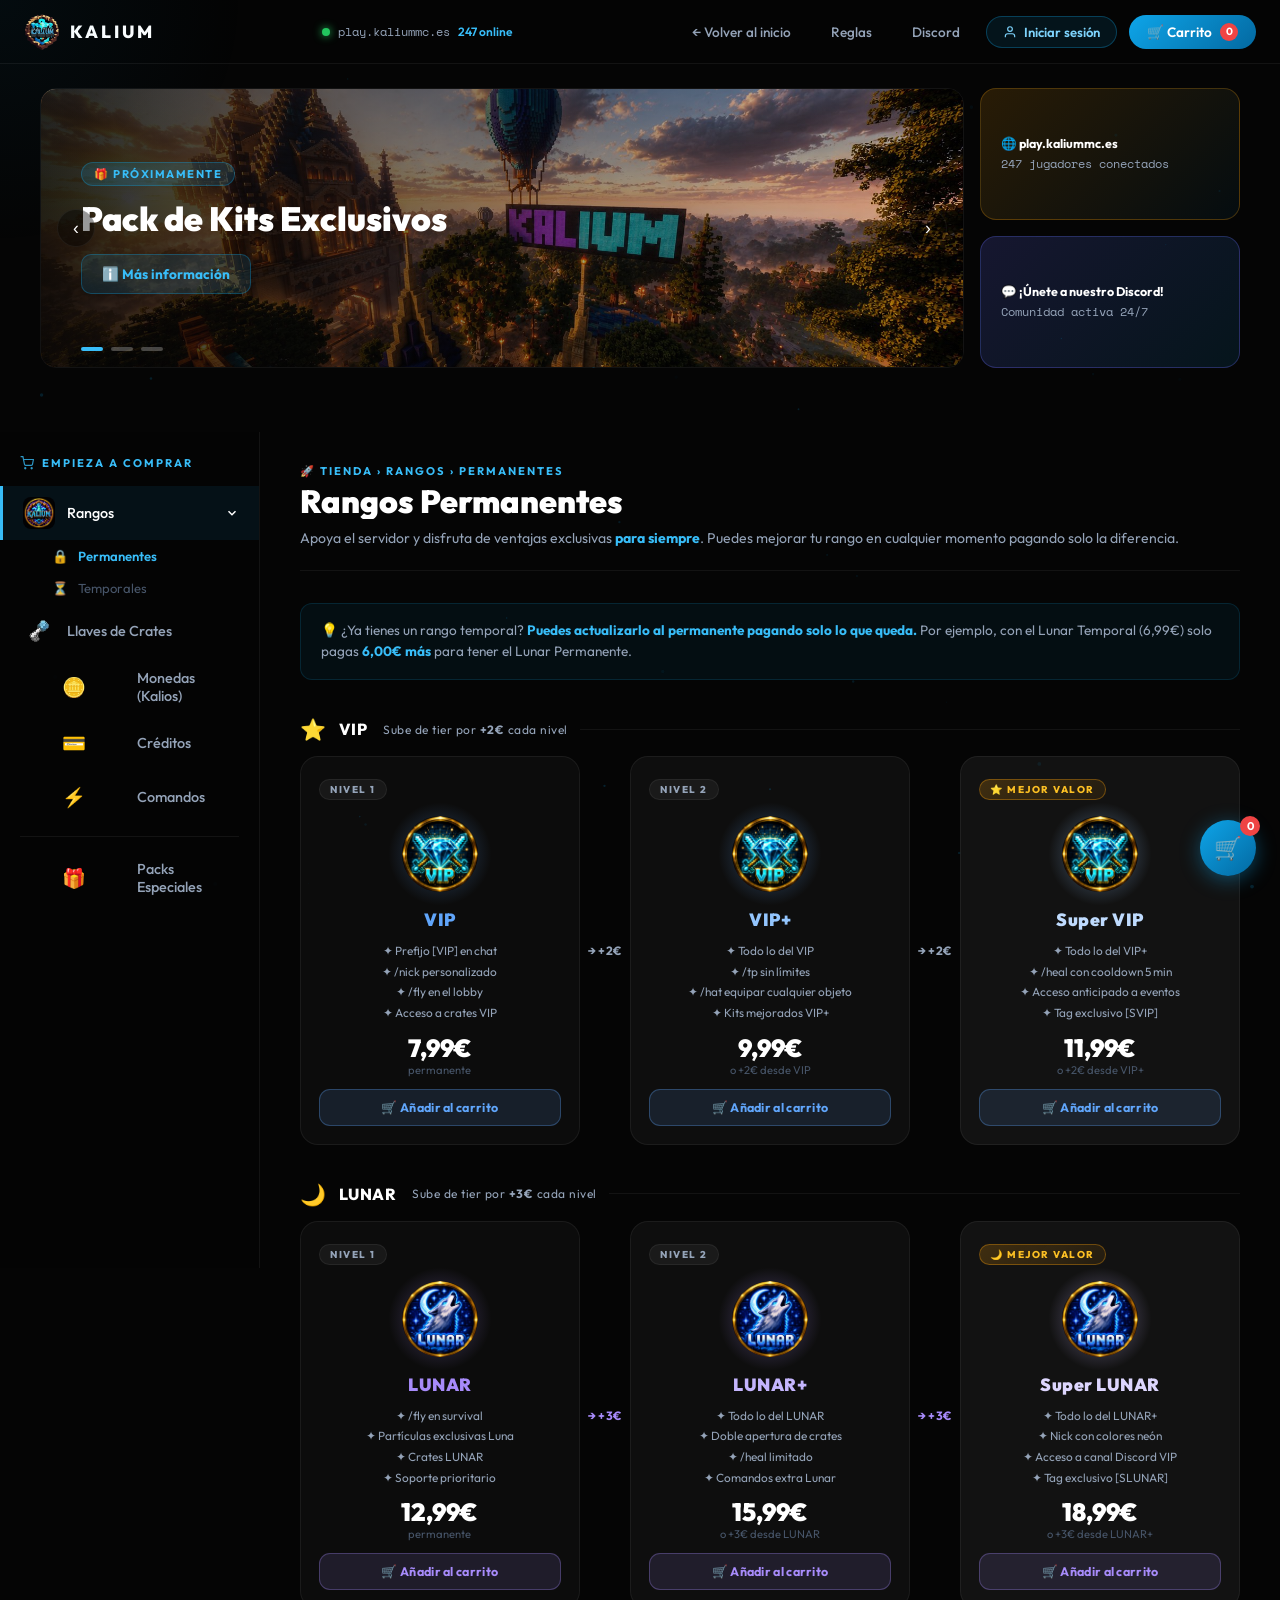
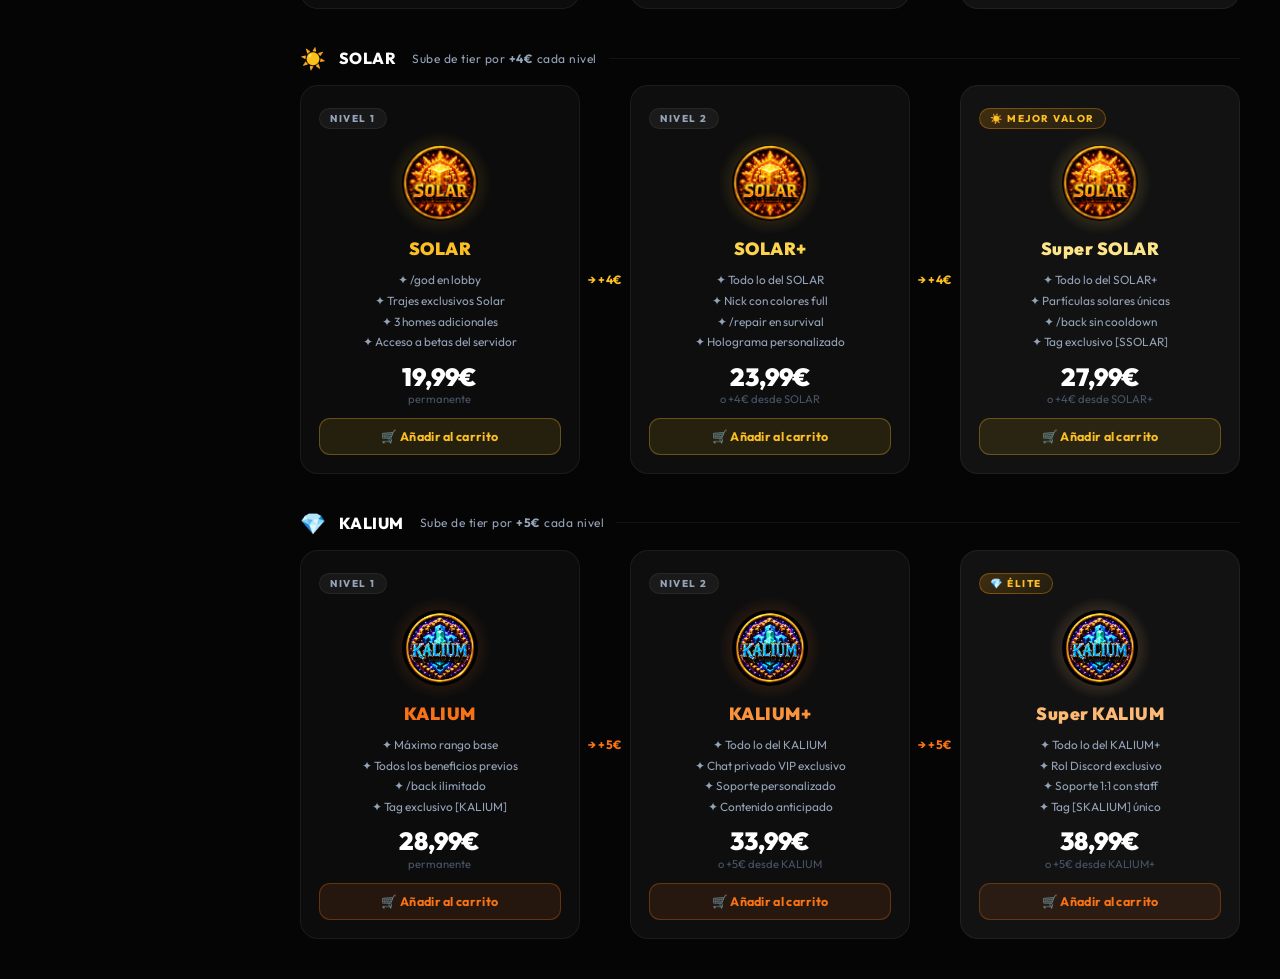
<file: tienda (7).html>
<!DOCTYPE html>
<html lang="es">
<head>
  <meta charset="UTF-8" />
  <meta name="viewport" content="width=device-width, initial-scale=1.0" />
  <title>Tienda — KALIUM MC</title>
  <meta name="description" content="Apoya el servidor Kalium y consigue rangos exclusivos, monedas, llaves de crates y mucho más." />
  <link rel="stylesheet" href="styles.css" />
  <link rel="preconnect" href="https://fonts.googleapis.com" />
  <link rel="preconnect" href="https://fonts.gstatic.com" crossorigin />
  <link href="https://fonts.googleapis.com/css2?family=Outfit:wght@300;400;500;600;700;800;900&family=Space+Mono:wght@400;700&display=swap" rel="stylesheet" />

  <style>
    /* ===== TIENDA PAGE STYLES ===== */

    /* --- TOP STORE HEADER BAR --- */
    .store-topbar {
      position: fixed; top: 0; left: 0; right: 0; z-index: 1000;
      height: 64px; padding: 0 24px;
      background: rgba(5,5,5,0.95);
      border-bottom: 1px solid var(--border);
      backdrop-filter: blur(20px);
      display: flex; align-items: center; justify-content: space-between;
    }
    .store-topbar-logo {
      display: flex; align-items: center; gap: 10px;
      font-size: 1.1rem; font-weight: 800; letter-spacing: 3px; color: var(--white);
      text-decoration: none;
    }
    .store-topbar-logo img { width: 36px; height: 36px; object-fit: contain; border-radius: 8px; }
    .store-topbar-center {
      font-size: 0.8rem; color: var(--gray-400);
      display: flex; align-items: center; gap: 8px;
    }
    .store-topbar-right {
      display: flex; align-items: center; gap: 12px;
    }
    .topbar-nav-link {
      font-size: 0.85rem; color: var(--gray-400); font-weight: 500;
      padding: 6px 14px; border-radius: 8px; transition: var(--transition);
    }
    .topbar-nav-link:hover { color: var(--white); background: rgba(255,255,255,0.05); }
    .topbar-cart-btn {
      position: relative; display: flex; align-items: center; gap: 8px;
      padding: 8px 18px; border-radius: 20px;
      background: linear-gradient(135deg, var(--blue), var(--blue-dark));
      border: none; color: var(--white);
      font-family: var(--font); font-size: 0.85rem; font-weight: 600;
      cursor: pointer; transition: var(--transition);
    }
    .topbar-cart-btn:hover { transform: translateY(-1px); box-shadow: 0 4px 20px var(--blue-glow); }
    .topbar-cart-count {
      background: #ef4444; color: #fff; font-size: 0.65rem; font-weight: 700;
      width: 18px; height: 18px; border-radius: 50%;
      display: flex; align-items: center; justify-content: center;
    }

    /* --- AUTH BUTTON --- */
    .topbar-auth-btn {
      display: flex; align-items: center; gap: 7px;
      padding: 7px 16px; border-radius: 20px;
      background: rgba(14,165,233,0.1); border: 1px solid rgba(14,165,233,0.3);
      color: #7dd3fc; font-family: var(--font); font-size: 0.82rem; font-weight: 600;
      cursor: pointer; transition: var(--transition);
    }
    .topbar-auth-btn:hover { background: rgba(14,165,233,0.2); border-color: var(--blue); color: #fff; }
    .topbar-auth-btn.logged-in { background: rgba(34,197,94,0.1); border-color: rgba(34,197,94,0.3); color: #86efac; }
    .topbar-auth-btn.logged-in:hover { background: rgba(34,197,94,0.2); border-color: #22c55e; }

    /* --- AUTH OVERLAY --- */
    .auth-overlay {
      position: fixed; inset: 0; background: rgba(0,0,0,0.75); backdrop-filter: blur(6px);
      z-index: 9500; display: flex; align-items: center; justify-content: center;
      opacity: 0; pointer-events: none; transition: opacity 0.25s ease;
    }
    .auth-overlay.open { opacity: 1; pointer-events: all; }

    /* --- AUTH MODAL --- */
    .auth-modal {
      background: var(--surface); border: 1px solid var(--border); border-radius: 20px;
      width: 100%; max-width: 420px; padding: 32px;
      box-shadow: 0 40px 80px rgba(0,0,0,0.6);
      transform: translateY(20px) scale(0.97); transition: transform 0.25s ease;
      position: relative;
    }
    .auth-overlay.open .auth-modal { transform: translateY(0) scale(1); }
    .auth-modal-close {
      position: absolute; top: 16px; right: 16px;
      background: rgba(255,255,255,0.07); border: none; color: var(--gray-400);
      width: 30px; height: 30px; border-radius: 50%; cursor: pointer;
      display: flex; align-items: center; justify-content: center; font-size: 1rem;
      transition: var(--transition);
    }
    .auth-modal-close:hover { background: rgba(255,255,255,0.15); color: #fff; }
    .auth-tabs { display: flex; gap: 0; margin-bottom: 28px; border-radius: 10px; overflow: hidden; border: 1px solid var(--border); }
    .auth-tab {
      flex: 1; padding: 10px; text-align: center; font-family: var(--font); font-size: 0.82rem;
      font-weight: 700; cursor: pointer; background: transparent; border: none;
      color: var(--gray-400); letter-spacing: 0.04em; transition: var(--transition);
    }
    .auth-tab.active { background: rgba(14,165,233,0.15); color: var(--blue); }
    .auth-form { display: flex; flex-direction: column; gap: 14px; }
    .auth-form label { font-size: 0.72rem; font-weight: 700; letter-spacing: 0.08em; text-transform: uppercase; color: var(--gray-400); margin-bottom: -8px; }
    .auth-form input {
      background: rgba(255,255,255,0.05); border: 1px solid var(--border); border-radius: 10px;
      padding: 11px 14px; color: var(--white); font-family: var(--font); font-size: 0.88rem;
      outline: none; transition: var(--transition);
    }
    .auth-form input:focus { border-color: rgba(14,165,233,0.5); background: rgba(14,165,233,0.05); }
    .auth-submit-btn {
      width: 100%; padding: 12px; border-radius: 12px; border: none;
      background: linear-gradient(135deg, var(--blue), var(--blue-dark));
      color: #fff; font-family: var(--font); font-size: 0.9rem; font-weight: 700;
      cursor: pointer; transition: var(--transition); margin-top: 4px;
    }
    .auth-submit-btn:hover { transform: translateY(-1px); box-shadow: 0 6px 24px var(--blue-glow); }
    .auth-error { color: #f87171; font-size: 0.78rem; text-align: center; margin-top: -6px; display: none; }
    .auth-error.show { display: block; }
    .auth-logo-wrap { text-align: center; margin-bottom: 20px; }
    .auth-logo-wrap span { font-size: 1.3rem; font-weight: 900; letter-spacing: 0.1em; color: var(--blue); font-family: var(--mono); }
    .auth-logo-wrap p { font-size: 0.75rem; color: var(--gray-400); margin-top: 4px; }

    /* --- USER DROPDOWN --- */
    .user-dropdown {
      position: fixed; top: 64px; right: 24px; z-index: 9400;
      background: var(--surface); border: 1px solid var(--border); border-radius: 14px;
      width: 220px; padding: 8px 0; box-shadow: 0 20px 50px rgba(0,0,0,0.5);
      opacity: 0; pointer-events: none; transform: translateY(-8px); transition: all 0.2s ease;
    }
    .user-dropdown.open { opacity: 1; pointer-events: all; transform: translateY(0); }
    .user-dropdown-header { padding: 12px 16px 10px; border-bottom: 1px solid var(--border); }
    .user-dropdown-nick { font-weight: 700; font-size: 0.9rem; color: #fff; }
    .user-dropdown-email { font-size: 0.7rem; color: var(--gray-400); margin-top: 1px; }
    .user-dropdown-badge { display: inline-block; font-size: 0.6rem; font-weight: 800; letter-spacing: 0.1em; text-transform: uppercase; padding: 2px 8px; border-radius: 20px; margin-top: 6px; }
    .badge-admin { background: rgba(251,191,36,0.15); color: #fbbf24; border: 1px solid rgba(251,191,36,0.3); }
    .badge-user { background: rgba(14,165,233,0.12); color: #7dd3fc; border: 1px solid rgba(14,165,233,0.25); }
    .user-dropdown-item {
      display: flex; align-items: center; gap: 10px; padding: 10px 16px;
      font-size: 0.82rem; color: var(--gray-400); cursor: pointer; transition: var(--transition);
    }
    .user-dropdown-item:hover { background: rgba(255,255,255,0.05); color: #fff; }
    .user-dropdown-item.danger:hover { background: rgba(239,68,68,0.08); color: #f87171; }
    .user-dropdown-item svg { flex-shrink: 0; }
    .user-dropdown-sep { height: 1px; background: var(--border); margin: 4px 0; }

    /* --- ADMIN PANEL --- */
    .admin-overlay {
      position: fixed; inset: 0; background: rgba(0,0,0,0.85); backdrop-filter: blur(8px);
      z-index: 9600; display: flex; align-items: flex-start; justify-content: center;
      padding-top: 60px; opacity: 0; pointer-events: none; transition: opacity 0.25s;
    }
    .admin-overlay.open { opacity: 1; pointer-events: all; }
    .admin-panel {
      background: #0d1117; border: 1px solid rgba(251,191,36,0.3); border-radius: 20px;
      width: 100%; max-width: 900px; max-height: 80vh; overflow-y: auto;
      box-shadow: 0 0 60px rgba(251,191,36,0.08);
      transform: translateY(20px); transition: transform 0.25s;
    }
    .admin-overlay.open .admin-panel { transform: translateY(0); }
    .admin-header {
      display: flex; align-items: center; justify-content: space-between;
      padding: 20px 28px; border-bottom: 1px solid rgba(251,191,36,0.2);
      position: sticky; top: 0; background: #0d1117; border-radius: 20px 20px 0 0; z-index: 1;
    }
    .admin-title { font-size: 1rem; font-weight: 800; color: #fbbf24; letter-spacing: 0.05em; display: flex; align-items: center; gap: 10px; }
    .admin-close {
      background: rgba(255,255,255,0.07); border: none; color: var(--gray-400);
      width: 30px; height: 30px; border-radius: 50%; cursor: pointer;
      display: flex; align-items: center; justify-content: center; font-size: 1rem; transition: var(--transition);
    }
    .admin-close:hover { background: rgba(255,255,255,0.15); color: #fff; }
    .admin-nav { display: flex; gap: 4px; padding: 16px 28px 0; border-bottom: 1px solid var(--border); }
    .admin-nav-tab {
      padding: 8px 18px; border-radius: 8px 8px 0 0; font-size: 0.78rem; font-weight: 700;
      cursor: pointer; background: transparent; border: none; color: var(--gray-400);
      letter-spacing: 0.04em; transition: var(--transition); border-bottom: 2px solid transparent;
    }
    .admin-nav-tab.active { color: #fbbf24; border-bottom-color: #fbbf24; }
    .admin-body { padding: 24px 28px; }
    .admin-stats-row { display: grid; grid-template-columns: repeat(4,1fr); gap: 14px; margin-bottom: 24px; }
    .admin-stat-card {
      background: rgba(255,255,255,0.03); border: 1px solid var(--border); border-radius: 12px;
      padding: 16px; text-align: center;
    }
    .admin-stat-val { font-size: 1.6rem; font-weight: 900; color: #fbbf24; }
    .admin-stat-lbl { font-size: 0.68rem; color: var(--gray-400); margin-top: 2px; text-transform: uppercase; letter-spacing: 0.08em; }
    .admin-table { width: 100%; border-collapse: collapse; font-size: 0.8rem; }
    .admin-table th { text-align: left; padding: 8px 12px; color: var(--gray-400); font-size: 0.7rem; text-transform: uppercase; letter-spacing: 0.08em; border-bottom: 1px solid var(--border); }
    .admin-table td { padding: 12px; border-bottom: 1px solid rgba(255,255,255,0.04); color: var(--gray-300); vertical-align: middle; }
    .admin-table tr:hover td { background: rgba(255,255,255,0.02); }
    .admin-badge { display: inline-block; padding: 2px 10px; border-radius: 20px; font-size: 0.65rem; font-weight: 700; letter-spacing: 0.06em; }
    .ab-ok { background: rgba(34,197,94,0.12); color: #86efac; border: 1px solid rgba(34,197,94,0.25); }
    .ab-pend { background: rgba(251,191,36,0.1); color: #fcd34d; border: 1px solid rgba(251,191,36,0.25); }
    .ab-fail { background: rgba(239,68,68,0.1); color: #fca5a5; border: 1px solid rgba(239,68,68,0.2); }
    .admin-section-title { font-size: 0.75rem; font-weight: 800; text-transform: uppercase; letter-spacing: 0.1em; color: var(--gray-400); margin-bottom: 12px; margin-top: 20px; }
    .admin-tab-pane { display: none; }
    .admin-tab-pane.active { display: block; }
    @media (max-width: 700px) {
      .admin-stats-row { grid-template-columns: repeat(2,1fr); }
      .admin-panel { border-radius: 14px; }
    }

    /* --- PROMO BANNER --- */
    .store-promo { display: flex; gap: 16px; padding: 88px 40px 0; }
    .promo-main { flex: 1; position: relative; min-height: 280px; border-radius: var(--radius); overflow: hidden; border: 1px solid var(--border); }
    .promo-track { display: flex; width: 100%; height: 100%; transition: transform 0.6s ease; }
    .promo-slide {
      flex: 0 0 100%; width: 100%; height: 100%; position: relative;
      background-size: cover; background-position: center; display: flex; align-items: center; padding: 0 40px;
    }
    .promo-slide::before {
      content: ''; position: absolute; inset: 0;
      background: linear-gradient(90deg, rgba(5,5,5,0.88) 0%, rgba(5,5,5,0.4) 55%, rgba(5,5,5,0.1) 100%);
    }
    .promo-content { position: relative; z-index: 1; max-width: 460px; }
    .promo-tag {
      display: inline-block; padding: 4px 12px; border-radius: 20px;
      background: rgba(14,165,233,0.15); border: 1px solid var(--border-blue);
      color: var(--blue-neon); font-size: 0.7rem; font-weight: 700;
      letter-spacing: 1.5px; text-transform: uppercase; margin-bottom: 14px;
    }
    .promo-title { font-size: 2.1rem; font-weight: 900; line-height: 1.15; margin-bottom: 16px; color: var(--white); }
    .promo-actions { display: flex; gap: 10px; flex-wrap: wrap; }
    .promo-btn {
      padding: 10px 20px; border-radius: 10px; font-family: var(--font); font-size: 0.85rem; font-weight: 700;
      cursor: pointer; transition: var(--transition); border: 1px solid var(--border-blue);
      background: rgba(14,165,233,0.12); color: var(--blue-neon);
    }
    .promo-btn:hover { background: rgba(14,165,233,0.22); border-color: var(--blue-neon); }
    .promo-arrow {
      position: absolute; top: 50%; transform: translateY(-50%); width: 38px; height: 38px; border-radius: 50%;
      background: rgba(0,0,0,0.4); border: 1px solid var(--border); color: var(--white); font-size: 1.1rem;
      cursor: pointer; display: flex; align-items: center; justify-content: center; z-index: 2; transition: var(--transition);
    }
    .promo-arrow:hover { background: rgba(14,165,233,0.3); border-color: var(--border-blue); }
    .promo-prev { left: 16px; }
    .promo-next { right: 16px; }
    .promo-dots { position: absolute; bottom: 16px; left: 40px; z-index: 2; display: flex; gap: 8px; }
    .promo-dot { width: 22px; height: 4px; border-radius: 4px; background: rgba(255,255,255,0.25); cursor: pointer; transition: var(--transition); border: none; }
    .promo-dot.active { background: var(--blue-neon); }
    .promo-side { display: flex; flex-direction: column; gap: 16px; width: 260px; flex-shrink: 0; }
    .promo-side-card {
      flex: 1; border-radius: var(--radius); padding: 18px 20px; display: flex; flex-direction: column;
      justify-content: center; gap: 4px; border: 1px solid var(--border); text-decoration: none;
    }
    .promo-side-card.online { background: linear-gradient(135deg, rgba(245,158,11,0.15), rgba(14,165,233,0.05)); border-color: rgba(245,158,11,0.25); }
    .promo-side-card.discord { background: linear-gradient(135deg, rgba(99,102,241,0.18), rgba(14,165,233,0.1)); border-color: rgba(99,102,241,0.3); }
    .promo-side-label { font-size: 0.78rem; font-weight: 700; color: var(--white); display: flex; align-items: center; gap: 8px; }
    .promo-side-sub { font-size: 0.75rem; color: var(--gray-400); font-family: var(--mono); }
    @media (max-width: 900px) {
      .store-promo { padding: 80px 20px 0; flex-direction: column; }
      .promo-side { width: 100%; flex-direction: row; }
      .promo-main { min-height: 220px; }
      .promo-title { font-size: 1.5rem; }
    }

    /* --- STORE LAYOUT --- */
    .store-layout {
      display: flex;
      min-height: 100vh;
      padding-top: 64px;
    }

    /* --- SIDEBAR --- */
    .store-sidebar {
      width: 260px;
      min-width: 260px;
      background: rgba(5,5,5,0.9);
      border-right: 1px solid var(--border);
      position: sticky;
      top: 64px;
      height: calc(100vh - 64px);
      overflow-y: auto;
      padding: 24px 0;
      z-index: 100;
    }
    .sidebar-heading {
      padding: 0 20px 16px;
      font-size: 0.7rem; font-weight: 700; letter-spacing: 2px;
      color: var(--blue-neon); text-transform: uppercase;
      display: flex; align-items: center; gap: 8px;
    }
    .sidebar-heading svg { opacity: 0.8; }
    .sidebar-nav-item {
      display: flex; align-items: center; gap: 12px;
      padding: 11px 20px;
      font-size: 0.9rem; font-weight: 500; color: var(--gray-400);
      cursor: pointer; transition: var(--transition);
      border-left: 3px solid transparent;
      border-radius: 0;
      background: none;
      width: 100%; text-align: left;
      font-family: var(--font);
      border-right: none; border-top: none; border-bottom: none;
    }
    .sidebar-nav-item:hover { color: var(--white); background: rgba(255,255,255,0.04); border-left-color: rgba(14,165,233,0.3); }
    .sidebar-nav-item.active { color: var(--white); background: rgba(14,165,233,0.08); border-left-color: var(--blue-neon); }
    .sidebar-nav-item .nav-icon { width: 32px; height: 32px; border-radius: 8px; object-fit: contain; flex-shrink: 0; }
    .sidebar-nav-item .nav-icon-emoji { font-size: 1.2rem; width: 32px; height: 32px; display: flex; align-items: center; justify-content: center; flex-shrink: 0; }
    .sidebar-nav-item span { flex: 1; }
    .sidebar-divider { height: 1px; background: var(--border); margin: 12px 20px; }
    .sidebar-sub-item {
      display: flex; align-items: center; gap: 10px;
      padding: 8px 20px 8px 52px;
      font-size: 0.82rem; color: var(--gray-600);
      cursor: pointer; transition: var(--transition);
      width: 100%; text-align: left; background: none; border: none;
      font-family: var(--font);
    }
    .sidebar-sub-item:hover { color: var(--white); }
    .sidebar-sub-item.active { color: var(--blue-neon); font-weight: 600; }

    /* Mobile sidebar toggle */
    .sidebar-toggle-btn {
      display: none;
      position: fixed; bottom: 88px; left: 16px; z-index: 300;
      width: 46px; height: 46px; border-radius: 50%;
      background: rgba(14,165,233,0.15); border: 1px solid var(--border-blue);
      color: var(--blue-neon); font-size: 1.2rem; cursor: pointer;
      align-items: center; justify-content: center;
    }
    .store-sidebar.mobile-open { transform: translateX(0) !important; }

    /* --- MAIN CONTENT --- */
    .store-main {
      flex: 1; padding: 32px 40px; min-width: 0;
      background: transparent;
      position: relative; z-index: 1;
    }

    /* --- SECTION BREADCRUMB / HEADER --- */
    .shop-section-header {
      margin-bottom: 32px;
      padding-bottom: 20px;
      border-bottom: 1px solid var(--border);
    }
    .shop-section-label {
      font-size: 0.7rem; font-weight: 700; letter-spacing: 2px; text-transform: uppercase;
      color: var(--blue-neon); margin-bottom: 6px; display: block;
    }
    .shop-section-title {
      font-size: 2rem; font-weight: 900; line-height: 1.1;
      background: linear-gradient(135deg, var(--white) 40%, var(--blue-neon) 100%);
      -webkit-background-clip: text; -webkit-text-fill-color: transparent;
    }
    .shop-section-desc {
      font-size: 0.88rem; color: var(--gray-400); margin-top: 8px; line-height: 1.6;
    }
    .shop-section-banner {
      padding: 16px 20px; border-radius: 12px;
      background: rgba(14,165,233,0.06); border: 1px solid rgba(14,165,233,0.15);
      font-size: 0.85rem; color: var(--gray-400); margin-bottom: 28px; line-height: 1.6;
    }
    .shop-section-banner strong { color: var(--blue-neon); }

    /* --- SALE BADGE --- */
    .sale-badge {
      display: inline-block;
      padding: 2px 8px; border-radius: 5px;
      background: linear-gradient(135deg, #f59e0b, #d97706);
      font-size: 0.68rem; font-weight: 800; letter-spacing: 0.5px;
      color: #000; vertical-align: middle; margin-left: 6px;
    }
    .hot-badge {
      display: inline-block;
      padding: 2px 8px; border-radius: 5px;
      background: linear-gradient(135deg, #ef4444, #dc2626);
      font-size: 0.68rem; font-weight: 800; letter-spacing: 0.5px;
      color: #fff; vertical-align: middle; margin-left: 6px;
    }

    /* --- PRODUCT GRID --- */
    .shop-products-grid {
      display: grid;
      grid-template-columns: repeat(auto-fill, minmax(200px, 1fr));
      gap: 20px;
    }

    /* --- PRODUCT CARD --- */
    .shop-item-card {
      background: rgba(255,255,255,0.03);
      border: 1px solid var(--border);
      border-radius: 16px;
      overflow: hidden;
      display: flex; flex-direction: column;
      transition: border-color 0.3s, transform 0.3s, box-shadow 0.3s;
      position: relative;
    }
    .shop-item-card:hover {
      border-color: rgba(14,165,233,0.3);
      transform: translateY(-4px);
      box-shadow: 0 12px 40px rgba(14,165,233,0.12);
    }
    .shop-item-card.featured {
      border-color: rgba(245,158,11,0.35);
      box-shadow: 0 0 30px rgba(245,158,11,0.06);
    }
    .shop-item-card.featured:hover {
      border-color: rgba(245,158,11,0.6);
      box-shadow: 0 12px 40px rgba(245,158,11,0.15);
    }
    .card-discount-pill {
      position: absolute; top: 12px; left: 12px; z-index: 2;
      padding: 3px 9px; border-radius: 20px;
      background: linear-gradient(135deg, #f59e0b, #d97706);
      font-size: 0.68rem; font-weight: 800; color: #000;
      letter-spacing: 0.5px;
    }
    .card-img-wrap {
      display: flex; align-items: center; justify-content: center;
      padding: 28px 20px 16px;
      background: radial-gradient(circle at 50% 50%, rgba(14,165,233,0.07) 0%, transparent 70%);
    }
    .card-img-wrap img {
      width: 100px; height: 100px; object-fit: contain;
      border-radius: 50%;
      filter: drop-shadow(0 0 20px rgba(14,165,233,0.45));
      transition: transform 0.3s, filter 0.3s;
    }
    .shop-item-card:hover .card-img-wrap img {
      transform: scale(1.08) translateY(-3px);
      filter: drop-shadow(0 0 30px rgba(14,165,233,0.7));
    }
    .shop-item-card.featured .card-img-wrap {
      background: radial-gradient(circle at 50% 50%, rgba(245,158,11,0.1) 0%, transparent 70%);
    }
    .shop-item-card.featured .card-img-wrap img {
      filter: drop-shadow(0 0 20px rgba(245,158,11,0.4));
    }
    .shop-item-card.featured:hover .card-img-wrap img {
      filter: drop-shadow(0 0 30px rgba(245,158,11,0.65));
    }
    .card-body {
      padding: 0 16px 16px;
      display: flex; flex-direction: column; gap: 10px; flex: 1;
    }
    .card-name {
      font-size: 0.88rem; font-weight: 800; color: var(--white);
      letter-spacing: 0.5px; text-align: center; line-height: 1.3;
    }
    .card-prices {
      display: flex; align-items: center; justify-content: center; gap: 8px;
    }
    .card-price-old {
      font-size: 0.8rem; color: var(--gray-600);
      text-decoration: line-through; font-weight: 500;
    }
    .card-price-new {
      font-size: 1.25rem; font-weight: 900; color: var(--blue-neon);
    }
    .shop-item-card.featured .card-price-new { color: #f59e0b; }
    .card-add-btn {
      width: 100%; padding: 10px;
      background: rgba(14,165,233,0.1); border: 1px solid rgba(14,165,233,0.25);
      border-radius: 10px; color: var(--blue-neon);
      font-family: var(--font); font-size: 0.82rem; font-weight: 700;
      cursor: pointer; transition: var(--transition);
      display: flex; align-items: center; justify-content: center; gap: 6px;
      letter-spacing: 0.3px; margin-top: auto;
    }
    .card-add-btn:hover {
      background: rgba(14,165,233,0.2); border-color: var(--blue-neon);
      transform: none; box-shadow: 0 0 16px rgba(14,165,233,0.25);
    }
    .shop-item-card.featured .card-add-btn {
      background: rgba(245,158,11,0.1); border-color: rgba(245,158,11,0.3);
      color: #f59e0b;
    }
    .shop-item-card.featured .card-add-btn:hover {
      background: rgba(245,158,11,0.2); border-color: #f59e0b;
      box-shadow: 0 0 16px rgba(245,158,11,0.25);
    }
    .card-perks {
      font-size: 0.75rem; color: var(--gray-600); text-align: center; line-height: 1.4;
      padding-top: 2px;
    }

    /* --- SUBSECTION LABEL --- */
    .subsection-label {
      display: flex; align-items: center; gap: 14px;
      margin: 32px 0 18px; font-size: 0.78rem; font-weight: 700;
      letter-spacing: 2px; text-transform: uppercase; color: var(--gray-400);
    }
    .subsection-label::after {
      content: ''; flex: 1; height: 1px; background: var(--border);
    }
    .subsection-label span { white-space: nowrap; }

    /* --- KEYS GRID (wide cards) --- */
    .keys-grid {
      display: grid;
      grid-template-columns: repeat(auto-fill, minmax(160px, 1fr));
      gap: 16px;
    }
    .key-card {
      background: rgba(255,255,255,0.03);
      border: 1px solid var(--border);
      border-radius: 14px;
      padding: 20px 14px 14px;
      display: flex; flex-direction: column; align-items: center; gap: 8px;
      transition: var(--transition); position: relative;
    }
    .key-card:hover { border-color: rgba(14,165,233,0.3); transform: translateY(-3px); }
    .key-card-icon { font-size: 2.4rem; }
    .key-card-icon img {
      width: 56px; height: 56px; object-fit: contain;
      image-rendering: pixelated; image-rendering: crisp-edges;
      filter: drop-shadow(0 4px 10px rgba(0,0,0,0.45));
      transition: transform 0.25s ease;
    }
    .key-card:hover .key-card-icon img { transform: scale(1.08) rotate(-4deg); }
    .key-card-name { font-size: 0.8rem; font-weight: 700; color: var(--white); text-align: center; }
    .key-card-qty { font-size: 0.75rem; color: var(--gray-400); }
    .key-card-price { font-size: 1.05rem; font-weight: 900; color: var(--blue-neon); }
    .key-card-btn {
      width: 100%; padding: 8px;
      background: rgba(14,165,233,0.1); border: 1px solid rgba(14,165,233,0.2);
      border-radius: 8px; color: var(--blue-neon);
      font-family: var(--font); font-size: 0.75rem; font-weight: 700;
      cursor: pointer; transition: var(--transition);
    }
    .key-card-btn:hover { background: rgba(14,165,233,0.2); border-color: var(--blue-neon); }

    /* --- COINS GRID --- */
    .coins-grid {
      display: grid;
      grid-template-columns: repeat(auto-fill, minmax(160px, 1fr));
      gap: 16px;
    }
    .coin-pack-card {
      background: rgba(255,255,255,0.03);
      border: 1px solid var(--border);
      border-radius: 14px;
      padding: 22px 14px 14px;
      display: flex; flex-direction: column; align-items: center; gap: 8px;
      transition: var(--transition); position: relative; text-align: center;
    }
    .coin-pack-card:hover { border-color: rgba(245,158,11,0.35); transform: translateY(-3px); }
    .coin-pack-card.popular {
      border-color: rgba(245,158,11,0.4);
      background: rgba(245,158,11,0.04);
    }
    .coin-icon { font-size: 2.2rem; }
    .coin-amount { font-size: 1.1rem; font-weight: 900; color: #f59e0b; }
    .coin-label { font-size: 0.72rem; color: var(--gray-400); }
    .coin-price { font-size: 1rem; font-weight: 800; color: var(--white); }
    .coin-btn {
      width: 100%; padding: 8px;
      background: rgba(245,158,11,0.1); border: 1px solid rgba(245,158,11,0.25);
      border-radius: 8px; color: #f59e0b;
      font-family: var(--font); font-size: 0.75rem; font-weight: 700;
      cursor: pointer; transition: var(--transition);
    }
    .coin-btn:hover { background: rgba(245,158,11,0.2); border-color: #f59e0b; }
    .popular-pill {
      position: absolute; top: -10px; left: 50%; transform: translateX(-50%);
      padding: 2px 10px; border-radius: 20px;
      background: linear-gradient(135deg, #f59e0b, #d97706);
      font-size: 0.62rem; font-weight: 800; color: #000; white-space: nowrap;
    }

    /* --- MONEY (DINERO) CARDS — estilo clásico con K/M destacados --- */
    .money-card { padding-top: 26px; }
    .money-chest { font-size: 2.4rem; line-height: 1; filter: drop-shadow(0 4px 10px rgba(245,158,11,0.35)); }
    .money-amount-wrap {
      display: flex; align-items: center; justify-content: center; gap: 4px;
      font-weight: 900; font-size: 1.5rem; letter-spacing: 0.5px;
      background: linear-gradient(135deg, #7dd3fc, #38bdf8 45%, #0ea5e9);
      -webkit-background-clip: text; background-clip: text; color: transparent;
      text-shadow: 0 0 24px rgba(56,189,248,0.35);
    }
    .money-amount-wrap .sparkle { -webkit-text-fill-color: initial; color: #fde68a; font-size: 0.8rem; }
    .money-category {
      font-size: 0.65rem; font-weight: 700; letter-spacing: 1.5px; text-transform: uppercase;
      color: var(--gray-400); display: flex; align-items: center; gap: 4px;
    }

    /* --- SPECIAL COIN TEXTURES --- */
    .coin-icon img {
      width: 44px; height: 44px; object-fit: contain;
      image-rendering: pixelated; image-rendering: crisp-edges;
      filter: drop-shadow(0 4px 10px rgba(0,0,0,0.45));
      transition: transform 0.25s ease;
    }
    .coin-pack-card:hover .coin-icon img { transform: scale(1.1) rotate(-4deg); }

    /* --- CREDIT CARD (Cantidad Personalizada) --- */
    .credit-card {
      background: rgba(255,255,255,0.03); border: 1px solid var(--border);
      border-radius: 16px; overflow: hidden; max-width: 280px;
      transition: var(--transition);
    }
    .credit-card:hover { border-color: rgba(14,165,233,0.35); transform: translateY(-3px); }
    .credit-card-imgwrap {
      display: flex; align-items: center; justify-content: center;
      padding: 30px 20px 18px;
      background: radial-gradient(circle at 50% 50%, rgba(14,165,233,0.08) 0%, transparent 70%);
    }
    .credit-card-imgwrap img { width: 110px; height: 110px; object-fit: contain; filter: drop-shadow(0 0 20px rgba(14,165,233,0.4)); }
    .credit-card-body { padding: 0 18px 18px; display: flex; flex-direction: column; gap: 10px; }
    .credit-card-name { font-size: 0.95rem; font-weight: 800; color: var(--white); text-align: center; }
    .credit-card-tag { font-size: 0.7rem; color: var(--gray-400); text-align: center; display: flex; align-items: center; justify-content: center; gap: 5px; }
    .credit-qty-row {
      display: flex; align-items: center; justify-content: center; gap: 10px; margin-top: 2px;
    }
    .credit-qty-btn {
      width: 30px; height: 30px; border-radius: 8px; border: 1px solid var(--border);
      background: rgba(255,255,255,0.05); color: var(--white); font-size: 1rem; font-weight: 700;
      cursor: pointer; transition: var(--transition);
    }
    .credit-qty-btn:hover { background: rgba(14,165,233,0.15); border-color: rgba(14,165,233,0.4); }
    .credit-qty-input {
      width: 56px; text-align: center; background: rgba(255,255,255,0.05); border: 1px solid var(--border);
      border-radius: 8px; padding: 6px 4px; color: var(--white); font-family: var(--font); font-size: 0.9rem;
    }
    .credit-card-price { font-size: 1.4rem; font-weight: 900; color: #22c55e; text-align: center; }
    .credit-card-btn {
      width: 100%; padding: 11px; border-radius: 12px; border: none;
      background: linear-gradient(135deg, var(--blue), var(--blue-dark));
      color: #fff; font-family: var(--font); font-size: 0.88rem; font-weight: 700;
      cursor: pointer; transition: var(--transition);
      display: flex; align-items: center; justify-content: center; gap: 6px;
    }
    .credit-card-btn:hover { transform: translateY(-1px); box-shadow: 0 6px 24px var(--blue-glow); }

    /* --- COMMANDS SECTION --- */
    .commands-grid {
      display: grid;
      grid-template-columns: repeat(auto-fill, minmax(240px, 1fr));
      gap: 16px;
    }
    .command-card {
      background: rgba(255,255,255,0.03);
      border: 1px solid var(--border);
      border-radius: 14px;
      padding: 18px;
      display: flex; align-items: center; gap: 14px;
      transition: var(--transition);
    }
    .command-card:hover { border-color: rgba(14,165,233,0.3); transform: translateY(-2px); }
    .command-icon { font-size: 1.8rem; flex-shrink: 0; }
    .command-info { flex: 1; }
    .command-name { font-size: 0.88rem; font-weight: 700; color: var(--white); margin-bottom: 2px; }
    .command-desc { font-size: 0.75rem; color: var(--gray-400); line-height: 1.4; }
    .command-price-col { text-align: right; display: flex; flex-direction: column; gap: 6px; align-items: flex-end; }
    .command-price { font-size: 1rem; font-weight: 900; color: var(--blue-neon); }
    .command-btn {
      padding: 6px 14px; border-radius: 8px;
      background: rgba(14,165,233,0.1); border: 1px solid rgba(14,165,233,0.2);
      color: var(--blue-neon); font-family: var(--font); font-size: 0.72rem; font-weight: 700;
      cursor: pointer; transition: var(--transition); white-space: nowrap;
    }
    .command-btn:hover { background: rgba(14,165,233,0.2); border-color: var(--blue-neon); }

    /* --- CONTENT SECTIONS (hidden by default) --- */
    .shop-section-panel { display: none; }
    .shop-section-panel.active { display: block; }

    /* --- CART SIDEBAR --- */
    .cart-overlay {
      position: fixed; inset: 0; background: rgba(0,0,0,0.6);
      z-index: 2000; opacity: 0; visibility: hidden;
      transition: var(--transition);
    }
    .cart-overlay.open { opacity: 1; visibility: visible; }
    .cart-sidebar-panel {
      position: fixed; top: 0; right: 0; bottom: 0;
      width: 380px; max-width: 100vw;
      z-index: 2001; display: flex; flex-direction: column;
      transform: translateX(100%); transition: var(--transition);
      border-left: 1px solid var(--border);
      background: rgba(8,8,8,0.97);
      backdrop-filter: blur(20px);
    }
    .cart-sidebar-panel.open { transform: translateX(0); }
    .cart-header-row {
      display: flex; justify-content: space-between; align-items: center;
      padding: 20px 24px; border-bottom: 1px solid var(--border);
    }
    .cart-header-row h3 { font-size: 1rem; font-weight: 700; }
    .cart-close-btn {
      width: 32px; height: 32px; border-radius: 8px;
      border: 1px solid var(--border); background: rgba(255,255,255,0.03);
      color: var(--gray-400); font-size: 0.9rem; cursor: pointer;
      transition: var(--transition); display: flex; align-items: center; justify-content: center;
    }
    .cart-close-btn:hover { color: var(--white); border-color: var(--border-blue); }
    .cart-items-list { flex: 1; overflow-y: auto; padding: 16px; }
    .cart-empty-state { display: flex; flex-direction: column; align-items: center; justify-content: center; height: 200px; gap: 12px; }
    .cart-empty-state .empty-icon { font-size: 3rem; opacity: 0.3; }
    .cart-empty-state p { color: var(--gray-600); font-size: 0.9rem; }
    .cart-product-item {
      display: flex; align-items: center; gap: 12px;
      padding: 12px; border-radius: 10px;
      background: rgba(255,255,255,0.03); border: 1px solid var(--border);
      margin-bottom: 8px;
    }
    .cart-product-info { flex: 1; }
    .cart-product-name { font-size: 0.88rem; font-weight: 600; margin-bottom: 2px; }
    .cart-product-price { font-size: 0.82rem; color: var(--blue-neon); font-weight: 600; }
    .cart-remove-btn {
      width: 28px; height: 28px; border-radius: 6px;
      border: 1px solid var(--border); background: none;
      color: var(--gray-600); cursor: pointer; font-size: 0.8rem;
      display: flex; align-items: center; justify-content: center;
      transition: var(--transition); flex-shrink: 0;
    }
    .cart-remove-btn:hover { color: #ef4444; border-color: rgba(239,68,68,0.4); }
    .cart-footer-panel {
      padding: 16px 24px; border-top: 1px solid var(--border);
      display: flex; flex-direction: column; gap: 12px;
    }
    .cart-total-row { display: flex; justify-content: space-between; font-size: 1rem; font-weight: 700; }
    #t-cart-total {
      background: linear-gradient(135deg, var(--white), var(--blue-neon));
      -webkit-background-clip: text; -webkit-text-fill-color: transparent;
    }
    .nick-field label { display: block; font-size: 0.78rem; color: var(--gray-400); margin-bottom: 6px; }
    .nick-field input {
      width: 100%; padding: 10px 14px; border-radius: 8px;
      border: 1px solid var(--border); background: rgba(255,255,255,0.03);
      color: var(--white); font-family: var(--font); font-size: 0.88rem;
      transition: var(--transition);
    }
    .nick-field input:focus { outline: none; border-color: var(--border-blue); }
    .nick-field input::placeholder { color: var(--gray-600); }
    .checkout-btn-full {
      width: 100%; padding: 14px;
      background: linear-gradient(135deg, var(--blue), var(--blue-dark));
      border: none; border-radius: 12px; color: var(--white);
      font-family: var(--font); font-size: 0.95rem; font-weight: 800;
      cursor: pointer; transition: var(--transition);
      letter-spacing: 0.5px;
    }
    .checkout-btn-full:hover { box-shadow: 0 4px 24px var(--blue-glow); transform: translateY(-1px); }
    .cart-note-small { font-size: 0.72rem; color: var(--gray-600); text-align: center; }

    /* --- NOTIFICATION --- */
    .t-notification {
      position: fixed; bottom: 96px; right: 24px;
      padding: 12px 20px; border-radius: 10px;
      background: var(--gray-800); border: 1px solid var(--border);
      color: var(--white); font-size: 0.88rem; font-weight: 500;
      z-index: 9999; transform: translateY(20px); opacity: 0; visibility: hidden;
      transition: all 0.3s ease; max-width: 300px;
    }
    .t-notification.show { transform: translateY(0); opacity: 1; visibility: visible; }
    .t-notification.success { border-color: rgba(34,197,94,0.4); }

    /* --- FLOATING CART BTN --- */
    .float-cart-btn {
      position: fixed; bottom: 24px; right: 24px;
      width: 56px; height: 56px; border-radius: 50%;
      background: linear-gradient(135deg, var(--blue), var(--blue-dark));
      border: none; font-size: 1.4rem; cursor: pointer;
      box-shadow: 0 4px 20px var(--blue-glow);
      transition: var(--transition); z-index: 999;
      display: flex; align-items: center; justify-content: center;
    }
    .float-cart-btn:hover { transform: scale(1.1); }
    .float-cart-count {
      position: absolute; top: -4px; right: -4px;
      width: 20px; height: 20px; border-radius: 50%;
      background: #ef4444; font-size: 0.7rem; font-weight: 700;
      display: flex; align-items: center; justify-content: center;
      font-family: var(--font); color: var(--white);
    }

    /* --- RESPONSIVE --- */
    @media (max-width: 900px) {
      .store-sidebar {
        position: fixed; top: 64px; left: 0; bottom: 0;
        transform: translateX(-100%);
        transition: transform 0.3s ease;
        z-index: 200;
      }
      .store-main { padding: 24px 20px; }
      .sidebar-toggle-btn { display: flex; }
      .store-sidebar-overlay {
        display: none; position: fixed; inset: 0; background: rgba(0,0,0,0.5);
        z-index: 199;
      }
      .store-sidebar-overlay.open { display: block; }
      .topbar-nav-link { display: none; }
    }
    @media (max-width: 600px) {
      .shop-products-grid { grid-template-columns: 1fr 1fr; gap: 12px; }
      .keys-grid { grid-template-columns: 1fr 1fr; }
      .coins-grid { grid-template-columns: 1fr 1fr; }
      .commands-grid { grid-template-columns: 1fr; }
      .store-main { padding: 16px; }
      .shop-section-title { font-size: 1.4rem; }
      .cart-sidebar-panel { width: 100%; max-width: 100%; border-left: none; }
    }


    /* ===== DROPDOWN SIDEBAR ===== */
    .sidebar-dropdown-toggle .dropdown-arrow {
      margin-left: auto; flex-shrink: 0;
      transition: transform 0.25s ease;
    }
    .sidebar-dropdown-panel {
      overflow: hidden; max-height: 0;
      transition: max-height 0.3s ease;
    }
    .sidebar-dropdown-panel.open { max-height: 200px; }

    /* ===== RANGOS SUBPANELS ===== */
    .rangos-subpanel { display: none; }
    .rangos-subpanel.active { display: block; }

    /* ===== RANK ROW LABEL ===== */
    .rank-row-label {
      display: flex; align-items: center; gap: 12px;
      margin: 36px 0 14px;
      font-size: 1rem; font-weight: 800; color: var(--white);
      letter-spacing: 0.5px;
    }
    .rank-row-icon { font-size: 1.3rem; }
    .rank-row-sub {
      font-size: 0.75rem; font-weight: 400; color: var(--gray-400);
      margin-left: 4px;
    }
    .rank-row-label::after {
      content: ''; flex: 1; height: 1px; background: var(--border);
    }

    /* ===== RANK CARDS ROW ===== */
    .rank-cards-row {
      display: flex; align-items: stretch; gap: 0;
      margin-bottom: 8px;
    }
    .rank-upgrade-arrow {
      display: flex; align-items: center; justify-content: center;
      font-size: 0.75rem; font-weight: 700; color: var(--gray-400);
      padding: 0 8px; white-space: nowrap; flex-shrink: 0;
      letter-spacing: 0.3px;
    }

    /* ===== RANK CARD ===== */
    .rank-card {
      flex: 1; min-width: 0;
      background: rgba(255,255,255,0.03);
      border: 1px solid var(--border);
      border-radius: 18px;
      padding: 22px 18px 18px;
      display: flex; flex-direction: column; align-items: center; gap: 12px;
      position: relative; overflow: hidden;
      transition: border-color 0.3s, transform 0.3s, box-shadow 0.3s;
      cursor: default;
    }
    .rank-card:hover {
      transform: translateY(-5px);
    }
    .rank-card-plus { background: rgba(255,255,255,0.04); }
    .rank-card-super { background: rgba(255,255,255,0.055); }

    /* Tier colors on hover */
    .rank-card.rank-vip:hover { border-color: rgba(96,165,250,0.4); box-shadow: 0 14px 44px rgba(96,165,250,0.14); }
    .rank-card.rank-lunar:hover { border-color: rgba(167,139,250,0.4); box-shadow: 0 14px 44px rgba(167,139,250,0.14); }
    .rank-card.rank-solar:hover { border-color: rgba(251,191,36,0.4); box-shadow: 0 14px 44px rgba(251,191,36,0.12); }
    .rank-card.rank-kalium:hover { border-color: rgba(249,115,22,0.4); box-shadow: 0 14px 44px rgba(249,115,22,0.12); }

    .rank-card.rank-temporal { opacity: 0.9; }
    .rank-card.rank-temporal .rank-card-imgwrap img { filter: grayscale(15%) brightness(0.85); }

    .rank-card-tier {
      font-size: 0.62rem; font-weight: 800; letter-spacing: 1.5px;
      text-transform: uppercase; color: var(--gray-400);
      background: rgba(255,255,255,0.05); border-radius: 20px;
      padding: 3px 10px; border: 1px solid var(--border);
      align-self: flex-start;
    }
    .rank-card-tier.best-pill {
      background: linear-gradient(135deg, rgba(245,158,11,0.2), rgba(245,158,11,0.08));
      border-color: rgba(245,158,11,0.35); color: #fbbf24;
    }
    .rank-card-tier.temp-pill {
      background: rgba(167,139,250,0.1); border-color: rgba(167,139,250,0.25);
      color: #a78bfa;
    }

    .rank-card-imgwrap {
      position: relative; width: 84px; height: 84px;
      display: flex; align-items: center; justify-content: center;
    }
    .rank-card-imgwrap img {
      width: 76px; height: 76px; object-fit: contain; border-radius: 50%;
      position: relative; z-index: 1;
      transition: transform 0.3s, filter 0.3s;
    }
    .rank-card:hover .rank-card-imgwrap img { transform: scale(1.1) translateY(-2px); }
    .rank-card-glow {
      position: absolute; inset: -10px; border-radius: 50%; z-index: 0;
      transition: opacity 0.3s;
    }
    .rank-card:hover .rank-card-glow { opacity: 1.4; }

    .rank-card-name {
      font-size: 1.1rem; font-weight: 900; letter-spacing: 0.5px; text-align: center;
    }
    .temp-tag {
      font-size: 0.6rem; background: rgba(167,139,250,0.2); color: #a78bfa;
      border-radius: 4px; padding: 1px 5px; vertical-align: middle;
      font-weight: 700; letter-spacing: 0.5px;
    }

    .rank-card-perks {
      display: flex; flex-direction: column; gap: 4px;
      width: 100%; font-size: 0.74rem; color: var(--gray-400); line-height: 1.4;
    }
    .rank-card-perks span { white-space: nowrap; overflow: hidden; text-overflow: ellipsis; }

    .rank-card-price-wrap {
      text-align: center; margin-top: auto;
    }
    .rank-card-price {
      font-size: 1.55rem; font-weight: 900; color: var(--white);
      line-height: 1.1;
    }
    .rank-card-price-note {
      font-size: 0.7rem; color: var(--gray-600); margin-top: 2px;
    }
    .rank-card-upgrade-note {
      font-size: 0.68rem; color: #a78bfa; margin-top: 4px; font-weight: 600;
    }

    /* === RANK BUTTONS === */
    .rank-card-btn {
      width: 100%; padding: 10px 8px; border-radius: 11px;
      font-family: var(--font); font-size: 0.78rem; font-weight: 700;
      cursor: pointer; transition: var(--transition);
      display: flex; align-items: center; justify-content: center; gap: 5px;
      letter-spacing: 0.3px; border: 1px solid;
    }
    .rank-btn-blue { background: rgba(96,165,250,0.12); border-color: rgba(96,165,250,0.3); color: #60a5fa; }
    .rank-btn-blue:hover { background: rgba(96,165,250,0.22); border-color: #60a5fa; box-shadow: 0 0 18px rgba(96,165,250,0.2); }
    .rank-btn-purple { background: rgba(167,139,250,0.12); border-color: rgba(167,139,250,0.3); color: #a78bfa; }
    .rank-btn-purple:hover { background: rgba(167,139,250,0.22); border-color: #a78bfa; box-shadow: 0 0 18px rgba(167,139,250,0.2); }
    .rank-btn-gold { background: rgba(251,191,36,0.1); border-color: rgba(251,191,36,0.3); color: #fbbf24; }
    .rank-btn-gold:hover { background: rgba(251,191,36,0.2); border-color: #fbbf24; box-shadow: 0 0 18px rgba(251,191,36,0.18); }
    .rank-btn-orange { background: rgba(249,115,22,0.1); border-color: rgba(249,115,22,0.3); color: #f97316; }
    .rank-btn-orange:hover { background: rgba(249,115,22,0.2); border-color: #f97316; box-shadow: 0 0 18px rgba(249,115,22,0.18); }
    .rank-btn-blue-dim { background: rgba(96,165,250,0.07); border-color: rgba(96,165,250,0.2); color: #93c5fd; }
    .rank-btn-blue-dim:hover { background: rgba(96,165,250,0.15); border-color: #60a5fa; }
    .rank-btn-purple-dim { background: rgba(167,139,250,0.07); border-color: rgba(167,139,250,0.2); color: #c4b5fd; }
    .rank-btn-purple-dim:hover { background: rgba(167,139,250,0.15); border-color: #a78bfa; }
    .rank-btn-gold-dim { background: rgba(251,191,36,0.06); border-color: rgba(251,191,36,0.2); color: #fcd34d; }
    .rank-btn-gold-dim:hover { background: rgba(251,191,36,0.15); border-color: #fbbf24; }
    .rank-btn-orange-dim { background: rgba(249,115,22,0.06); border-color: rgba(249,115,22,0.2); color: #fb923c; }
    .rank-btn-orange-dim:hover { background: rgba(249,115,22,0.15); border-color: #f97316; }

    /* Responsive rank rows */
    @media (max-width: 1100px) {
      .rank-cards-row { flex-direction: column; gap: 10px; }
      .rank-upgrade-arrow { display: none; }
      .rank-card { flex-direction: row; align-items: flex-start; gap: 16px; padding: 16px; }
      .rank-card-imgwrap { width: 64px; height: 64px; flex-shrink: 0; }
      .rank-card-imgwrap img { width: 56px; height: 56px; }
      .rank-card-perks { display: none; }
      .rank-card-price-wrap, .rank-card-btn { margin-top: 0; }
      .rank-card-name { font-size: 0.95rem; }
      .rank-card-tier { font-size: 0.58rem; }
    }
    @media (max-width: 700px) {
      .rank-card { flex-direction: column; align-items: center; }
      .rank-card-perks { display: flex; }
    }
  
    #particles-canvas { position: fixed; inset: 0; pointer-events: none; z-index: 0; opacity: 0.4; }
    #cursor-glow { position: fixed; pointer-events: none; z-index: 9000; width: 500px; height: 500px; border-radius: 50%; background: radial-gradient(circle, rgba(14,165,233,0.05) 0%, transparent 70%); transform: translate(-50%, -50%); transition: transform 0.1s linear; }
  </style>
</head>
<body>

  <!-- CURSOR GLOW -->
  <div id="cursor-glow"></div>

  <!-- PARTICLES -->
  <canvas id="particles-canvas"></canvas>

  <!-- ===== TOP BAR ===== -->
  <header class="store-topbar">
    <a href="index.html" class="store-topbar-logo">
      <img src="LOGO.png" alt="Kalium" onerror="this.style.display='none'" />
      KALIUM
    </a>
    <div class="store-topbar-center">
      <span class="status-dot"></span>
      <span style="font-family: var(--mono); font-size: 0.75rem; color: var(--gray-400);">play.kaliummc.es</span>
      <span id="topbar-online" style="color: var(--blue-neon); font-weight: 600; font-size: 0.75rem;">247 online</span>
    </div>
    <div class="store-topbar-right">
      <a href="index.html" class="topbar-nav-link">← Volver al inicio</a>
      <a href="reglas.html" class="topbar-nav-link">Reglas</a>
      <a href="https://discord.gg/JebTuFsWKD" class="topbar-nav-link" target="_blank">Discord</a>
      <button class="topbar-auth-btn" id="t-auth-toggle" onclick="openAuthModal()">
        <svg width="14" height="14" viewBox="0 0 24 24" fill="none" stroke="currentColor" stroke-width="2"><path d="M20 21v-2a4 4 0 0 0-4-4H8a4 4 0 0 0-4 4v2"/><circle cx="12" cy="7" r="4"/></svg>
        <span id="t-auth-label">Iniciar sesión</span>
      </button>
      <button class="topbar-cart-btn" id="t-open-cart">
        🛒 Carrito
        <span class="topbar-cart-count" id="t-cart-count">0</span>
      </button>
    </div>
  </header>

  <!-- ===== PROMO BANNER ===== -->
  <div class="store-promo">
    <div class="promo-main">
      <div class="promo-track" id="promo-track">
      <div class="promo-slide" style="background-image:url('survival-1.png')">
        <div class="promo-content">
          <span class="promo-tag">🎁 Próximamente</span>
          <h2 class="promo-title">Pack de Kits Exclusivos</h2>
          <div class="promo-actions">
            <button class="promo-btn" onclick="tShowNotif('🚧 ¡Muy pronto disponible!')">ℹ️ Más información</button>
          </div>
        </div>
      </div>
      <div class="promo-slide" style="background-image:url('survival-2.png')">
        <div class="promo-content">
          <span class="promo-tag">🛡️ Próximamente</span>
          <h2 class="promo-title">Protección Exclusiva</h2>
          <div class="promo-actions">
            <button class="promo-btn" onclick="tShowNotif('🚧 ¡Muy pronto disponible!')">ℹ️ Más información</button>
          </div>
        </div>
      </div>
      <div class="promo-slide" style="background-image:url('survival-1.png')">
        <div class="promo-content">
          <span class="promo-tag">⚔️ Próximamente</span>
          <h2 class="promo-title">Pase de Batalla Premium</h2>
          <div class="promo-actions">
            <button class="promo-btn" onclick="tShowNotif('🚧 ¡Muy pronto disponible!')">ℹ️ Más información</button>
          </div>
        </div>
      </div>
      </div>
      <button class="promo-arrow promo-prev" onclick="promoMove(-1)">‹</button>
      <button class="promo-arrow promo-next" onclick="promoMove(1)">›</button>
      <div class="promo-dots">
        <button class="promo-dot active" onclick="promoGo(0)"></button>
        <button class="promo-dot" onclick="promoGo(1)"></button>
        <button class="promo-dot" onclick="promoGo(2)"></button>
      </div>
    </div>
    <div class="promo-side">
      <div class="promo-side-card online">
        <div class="promo-side-label">🌐 play.kaliummc.es</div>
        <div class="promo-side-sub" id="promo-online">247 jugadores conectados</div>
      </div>
      <a href="https://discord.gg/JebTuFsWKD" target="_blank" class="promo-side-card discord">
        <div class="promo-side-label">💬 ¡Únete a nuestro Discord!</div>
        <div class="promo-side-sub">Comunidad activa 24/7</div>
      </a>
    </div>
  </div>

  <!-- ===== STORE LAYOUT ===== -->
  <div class="store-layout">

    <!-- SIDEBAR OVERLAY (mobile) -->
    <div class="store-sidebar-overlay" id="sidebar-overlay"></div>

    <!-- SIDEBAR -->
    <aside class="store-sidebar" id="store-sidebar">
      <div class="sidebar-heading">
        <svg width="14" height="14" viewBox="0 0 24 24" fill="none" stroke="currentColor" stroke-width="2"><circle cx="9" cy="21" r="1"/><circle cx="20" cy="21" r="1"/><path d="M1 1h4l2.68 13.39a2 2 0 0 0 2 1.61h9.72a2 2 0 0 0 2-1.61L23 6H6"/></svg>
        Empieza a comprar
      </div>

      <!-- RANGOS with dropdown -->
      <button class="sidebar-nav-item sidebar-dropdown-toggle active" data-section="rangos" id="sidebar-rangos-toggle">
        <img src="KALIUM.png" alt="" class="nav-icon" onerror="this.style.display='none'; this.nextElementSibling.style.display='block';" />
        <span class="nav-icon-emoji" style="display:none;">👑</span>
        <span>Rangos</span>
        <svg class="dropdown-arrow" width="14" height="14" viewBox="0 0 24 24" fill="none" stroke="currentColor" stroke-width="2.5"><polyline points="6 9 12 15 18 9"/></svg>
      </button>
      <div class="sidebar-dropdown-panel open" id="sidebar-rangos-panel">
        <button class="sidebar-sub-item active" data-subsection="rangos-permanentes" data-section="rangos">
          <span class="sub-dot" style="color:#0ea5e9;">🔒</span> Permanentes
        </button>
        <button class="sidebar-sub-item" data-subsection="rangos-temporales" data-section="rangos">
          <span class="sub-dot" style="color:#a78bfa;">⏳</span> Temporales
        </button>
      </div>

      <button class="sidebar-nav-item" data-section="llaves">
        <img src="llave-vip.png" alt="" class="nav-icon" style="image-rendering:pixelated;object-fit:contain;padding:4px;" onerror="this.style.display='none'; this.nextElementSibling.style.display='block';" />
        <span class="nav-icon-emoji" style="display:none;">🗝️</span>
        <span>Llaves de Crates</span>
      </button>

      <button class="sidebar-nav-item" data-section="monedas">
        <span class="nav-icon-emoji">🪙</span>
        <span>Monedas (Kalios)</span>
      </button>

      <button class="sidebar-nav-item" data-section="creditos">
        <span class="nav-icon-emoji">💳</span>
        <span>Créditos</span>
      </button>

      <button class="sidebar-nav-item" data-section="comandos">
        <span class="nav-icon-emoji">⚡</span>
        <span>Comandos</span>
      </button>

      <div class="sidebar-divider"></div>

      <button class="sidebar-nav-item" data-section="packs">
        <span class="nav-icon-emoji">🎁</span>
        <span>Packs Especiales</span>
      </button>

    </aside>

    <!-- MAIN CONTENT -->
    <main class="store-main">

      <!-- ===== RANGOS ===== -->
      <div class="shop-section-panel active" id="section-rangos">

        <!-- PERMANENTES SUB-PANEL -->
        <div class="rangos-subpanel active" id="sub-rangos-permanentes">
          <div class="shop-section-header">
            <span class="shop-section-label">🚀 Tienda › Rangos › Permanentes</span>
            <h1 class="shop-section-title">Rangos Permanentes</h1>
            <p class="shop-section-desc">Apoya el servidor y disfruta de ventajas exclusivas <strong style="color:var(--blue-neon)">para siempre</strong>. Puedes mejorar tu rango en cualquier momento pagando solo la diferencia.</p>
          </div>
          <div class="shop-section-banner">
            💡 ¿Ya tienes un rango temporal? <strong>Puedes actualizarlo al permanente pagando solo lo que queda.</strong>
            Por ejemplo, con el Lunar Temporal (6,99€) solo pagas <strong>6,00€ más</strong> para tener el Lunar Permanente.
          </div>

          <!-- FILA VIP -->
          <div class="rank-row-label">
            <span class="rank-row-icon" style="color:#60a5fa;">⭐</span>
            <span>VIP</span>
            <span class="rank-row-sub">Sube de tier por <strong>+2€</strong> cada nivel</span>
          </div>
          <div class="rank-cards-row">
            <div class="rank-card rank-vip">
              <div class="rank-card-tier">NIVEL 1</div>
              <div class="rank-card-imgwrap">
                <img src="VIP.png" alt="VIP" onerror="this.style.opacity='0'" />
                <div class="rank-card-glow" style="background:radial-gradient(circle,rgba(96,165,250,0.35) 0%,transparent 70%)"></div>
              </div>
              <div class="rank-card-name" style="color:#60a5fa;">VIP</div>
              <div class="rank-card-perks">
                <span>✦ Prefijo [VIP] en chat</span>
                <span>✦ /nick personalizado</span>
                <span>✦ /fly en el lobby</span>
                <span>✦ Acceso a crates VIP</span>
              </div>
              <div class="rank-card-price-wrap">
                <div class="rank-card-price">7,99€</div>
                <div class="rank-card-price-note">permanente</div>
              </div>
              <button class="rank-card-btn rank-btn-blue" onclick="tAddToCart('Rango VIP [PERMANENTE]', 7.99)">🛒 Añadir al carrito</button>
            </div>
            <div class="rank-upgrade-arrow">→ +2€</div>
            <div class="rank-card rank-vip rank-card-plus">
              <div class="rank-card-tier">NIVEL 2</div>
              <div class="rank-card-imgwrap">
                <img src="VIP.png" alt="VIP+" onerror="this.style.opacity='0'" />
                <div class="rank-card-glow" style="background:radial-gradient(circle,rgba(96,165,250,0.4) 0%,transparent 70%)"></div>
              </div>
              <div class="rank-card-name" style="color:#93c5fd;">VIP+</div>
              <div class="rank-card-perks">
                <span>✦ Todo lo del VIP</span>
                <span>✦ /tp sin límites</span>
                <span>✦ /hat equipar cualquier objeto</span>
                <span>✦ Kits mejorados VIP+</span>
              </div>
              <div class="rank-card-price-wrap">
                <div class="rank-card-price">9,99€</div>
                <div class="rank-card-price-note">o +2€ desde VIP</div>
              </div>
              <button class="rank-card-btn rank-btn-blue" onclick="tAddToCart('Rango VIP+ [PERMANENTE]', 9.99)">🛒 Añadir al carrito</button>
            </div>
            <div class="rank-upgrade-arrow">→ +2€</div>
            <div class="rank-card rank-vip rank-card-super">
              <div class="rank-card-tier best-pill">⭐ MEJOR VALOR</div>
              <div class="rank-card-imgwrap">
                <img src="VIP.png" alt="Super VIP" onerror="this.style.opacity='0'" />
                <div class="rank-card-glow" style="background:radial-gradient(circle,rgba(147,197,253,0.45) 0%,transparent 70%)"></div>
              </div>
              <div class="rank-card-name" style="color:#bfdbfe;">Super VIP</div>
              <div class="rank-card-perks">
                <span>✦ Todo lo del VIP+</span>
                <span>✦ /heal con cooldown 5 min</span>
                <span>✦ Acceso anticipado a eventos</span>
                <span>✦ Tag exclusivo [SVIP]</span>
              </div>
              <div class="rank-card-price-wrap">
                <div class="rank-card-price">11,99€</div>
                <div class="rank-card-price-note">o +2€ desde VIP+</div>
              </div>
              <button class="rank-card-btn rank-btn-blue" onclick="tAddToCart('Rango Super VIP [PERMANENTE]', 11.99)">🛒 Añadir al carrito</button>
            </div>
          </div>

          <!-- FILA LUNAR -->
          <div class="rank-row-label">
            <span class="rank-row-icon" style="color:#a78bfa;">🌙</span>
            <span>LUNAR</span>
            <span class="rank-row-sub">Sube de tier por <strong>+3€</strong> cada nivel</span>
          </div>
          <div class="rank-cards-row">
            <div class="rank-card rank-lunar">
              <div class="rank-card-tier">NIVEL 1</div>
              <div class="rank-card-imgwrap">
                <img src="LUNAR.png" alt="LUNAR" onerror="this.style.opacity='0'" />
                <div class="rank-card-glow" style="background:radial-gradient(circle,rgba(167,139,250,0.35) 0%,transparent 70%)"></div>
              </div>
              <div class="rank-card-name" style="color:#a78bfa;">LUNAR</div>
              <div class="rank-card-perks">
                <span>✦ /fly en survival</span>
                <span>✦ Partículas exclusivas Luna</span>
                <span>✦ Crates LUNAR</span>
                <span>✦ Soporte prioritario</span>
              </div>
              <div class="rank-card-price-wrap">
                <div class="rank-card-price">12,99€</div>
                <div class="rank-card-price-note">permanente</div>
              </div>
              <button class="rank-card-btn rank-btn-purple" onclick="tAddToCart('Rango LUNAR [PERMANENTE]', 12.99)">🛒 Añadir al carrito</button>
            </div>
            <div class="rank-upgrade-arrow" style="color:#a78bfa;">→ +3€</div>
            <div class="rank-card rank-lunar rank-card-plus">
              <div class="rank-card-tier">NIVEL 2</div>
              <div class="rank-card-imgwrap">
                <img src="LUNAR.png" alt="LUNAR+" onerror="this.style.opacity='0'" />
                <div class="rank-card-glow" style="background:radial-gradient(circle,rgba(167,139,250,0.4) 0%,transparent 70%)"></div>
              </div>
              <div class="rank-card-name" style="color:#c4b5fd;">LUNAR+</div>
              <div class="rank-card-perks">
                <span>✦ Todo lo del LUNAR</span>
                <span>✦ Doble apertura de crates</span>
                <span>✦ /heal limitado</span>
                <span>✦ Comandos extra Lunar</span>
              </div>
              <div class="rank-card-price-wrap">
                <div class="rank-card-price">15,99€</div>
                <div class="rank-card-price-note">o +3€ desde LUNAR</div>
              </div>
              <button class="rank-card-btn rank-btn-purple" onclick="tAddToCart('Rango LUNAR+ [PERMANENTE]', 15.99)">🛒 Añadir al carrito</button>
            </div>
            <div class="rank-upgrade-arrow" style="color:#a78bfa;">→ +3€</div>
            <div class="rank-card rank-lunar rank-card-super">
              <div class="rank-card-tier best-pill">🌙 MEJOR VALOR</div>
              <div class="rank-card-imgwrap">
                <img src="LUNAR.png" alt="Super LUNAR" onerror="this.style.opacity='0'" />
                <div class="rank-card-glow" style="background:radial-gradient(circle,rgba(196,181,253,0.45) 0%,transparent 70%)"></div>
              </div>
              <div class="rank-card-name" style="color:#ddd6fe;">Super LUNAR</div>
              <div class="rank-card-perks">
                <span>✦ Todo lo del LUNAR+</span>
                <span>✦ Nick con colores neón</span>
                <span>✦ Acceso a canal Discord VIP</span>
                <span>✦ Tag exclusivo [SLUNAR]</span>
              </div>
              <div class="rank-card-price-wrap">
                <div class="rank-card-price">18,99€</div>
                <div class="rank-card-price-note">o +3€ desde LUNAR+</div>
              </div>
              <button class="rank-card-btn rank-btn-purple" onclick="tAddToCart('Rango Super LUNAR [PERMANENTE]', 18.99)">🛒 Añadir al carrito</button>
            </div>
          </div>

          <!-- FILA SOLAR -->
          <div class="rank-row-label">
            <span class="rank-row-icon" style="color:#fbbf24;">☀️</span>
            <span>SOLAR</span>
            <span class="rank-row-sub">Sube de tier por <strong>+4€</strong> cada nivel</span>
          </div>
          <div class="rank-cards-row">
            <div class="rank-card rank-solar">
              <div class="rank-card-tier">NIVEL 1</div>
              <div class="rank-card-imgwrap">
                <img src="SOLAR.png" alt="SOLAR" onerror="this.style.opacity='0'" />
                <div class="rank-card-glow" style="background:radial-gradient(circle,rgba(251,191,36,0.3) 0%,transparent 70%)"></div>
              </div>
              <div class="rank-card-name" style="color:#fbbf24;">SOLAR</div>
              <div class="rank-card-perks">
                <span>✦ /god en lobby</span>
                <span>✦ Trajes exclusivos Solar</span>
                <span>✦ 3 homes adicionales</span>
                <span>✦ Acceso a betas del servidor</span>
              </div>
              <div class="rank-card-price-wrap">
                <div class="rank-card-price">19,99€</div>
                <div class="rank-card-price-note">permanente</div>
              </div>
              <button class="rank-card-btn rank-btn-gold" onclick="tAddToCart('Rango SOLAR [PERMANENTE]', 19.99)">🛒 Añadir al carrito</button>
            </div>
            <div class="rank-upgrade-arrow" style="color:#fbbf24;">→ +4€</div>
            <div class="rank-card rank-solar rank-card-plus">
              <div class="rank-card-tier">NIVEL 2</div>
              <div class="rank-card-imgwrap">
                <img src="SOLAR.png" alt="SOLAR+" onerror="this.style.opacity='0'" />
                <div class="rank-card-glow" style="background:radial-gradient(circle,rgba(251,191,36,0.35) 0%,transparent 70%)"></div>
              </div>
              <div class="rank-card-name" style="color:#fcd34d;">SOLAR+</div>
              <div class="rank-card-perks">
                <span>✦ Todo lo del SOLAR</span>
                <span>✦ Nick con colores full</span>
                <span>✦ /repair en survival</span>
                <span>✦ Holograma personalizado</span>
              </div>
              <div class="rank-card-price-wrap">
                <div class="rank-card-price">23,99€</div>
                <div class="rank-card-price-note">o +4€ desde SOLAR</div>
              </div>
              <button class="rank-card-btn rank-btn-gold" onclick="tAddToCart('Rango SOLAR+ [PERMANENTE]', 23.99)">🛒 Añadir al carrito</button>
            </div>
            <div class="rank-upgrade-arrow" style="color:#fbbf24;">→ +4€</div>
            <div class="rank-card rank-solar rank-card-super">
              <div class="rank-card-tier best-pill">☀️ MEJOR VALOR</div>
              <div class="rank-card-imgwrap">
                <img src="SOLAR.png" alt="Super SOLAR" onerror="this.style.opacity='0'" />
                <div class="rank-card-glow" style="background:radial-gradient(circle,rgba(253,211,77,0.4) 0%,transparent 70%)"></div>
              </div>
              <div class="rank-card-name" style="color:#fde68a;">Super SOLAR</div>
              <div class="rank-card-perks">
                <span>✦ Todo lo del SOLAR+</span>
                <span>✦ Partículas solares únicas</span>
                <span>✦ /back sin cooldown</span>
                <span>✦ Tag exclusivo [SSOLAR]</span>
              </div>
              <div class="rank-card-price-wrap">
                <div class="rank-card-price">27,99€</div>
                <div class="rank-card-price-note">o +4€ desde SOLAR+</div>
              </div>
              <button class="rank-card-btn rank-btn-gold" onclick="tAddToCart('Rango Super SOLAR [PERMANENTE]', 27.99)">🛒 Añadir al carrito</button>
            </div>
          </div>

          <!-- FILA KALIUM -->
          <div class="rank-row-label">
            <span class="rank-row-icon" style="color:#f97316;">💎</span>
            <span>KALIUM</span>
            <span class="rank-row-sub">Sube de tier por <strong>+5€</strong> cada nivel</span>
          </div>
          <div class="rank-cards-row">
            <div class="rank-card rank-kalium">
              <div class="rank-card-tier">NIVEL 1</div>
              <div class="rank-card-imgwrap">
                <img src="KALIUM.png" alt="KALIUM" onerror="this.style.opacity='0'" />
                <div class="rank-card-glow" style="background:radial-gradient(circle,rgba(249,115,22,0.3) 0%,transparent 70%)"></div>
              </div>
              <div class="rank-card-name" style="color:#f97316;">KALIUM</div>
              <div class="rank-card-perks">
                <span>✦ Máximo rango base</span>
                <span>✦ Todos los beneficios previos</span>
                <span>✦ /back ilimitado</span>
                <span>✦ Tag exclusivo [KALIUM]</span>
              </div>
              <div class="rank-card-price-wrap">
                <div class="rank-card-price">28,99€</div>
                <div class="rank-card-price-note">permanente</div>
              </div>
              <button class="rank-card-btn rank-btn-orange" onclick="tAddToCart('Rango KALIUM [PERMANENTE]', 28.99)">🛒 Añadir al carrito</button>
            </div>
            <div class="rank-upgrade-arrow" style="color:#f97316;">→ +5€</div>
            <div class="rank-card rank-kalium rank-card-plus">
              <div class="rank-card-tier">NIVEL 2</div>
              <div class="rank-card-imgwrap">
                <img src="KALIUM.png" alt="KALIUM+" onerror="this.style.opacity='0'" />
                <div class="rank-card-glow" style="background:radial-gradient(circle,rgba(249,115,22,0.35) 0%,transparent 70%)"></div>
              </div>
              <div class="rank-card-name" style="color:#fb923c;">KALIUM+</div>
              <div class="rank-card-perks">
                <span>✦ Todo lo del KALIUM</span>
                <span>✦ Chat privado VIP exclusivo</span>
                <span>✦ Soporte personalizado</span>
                <span>✦ Contenido anticipado</span>
              </div>
              <div class="rank-card-price-wrap">
                <div class="rank-card-price">33,99€</div>
                <div class="rank-card-price-note">o +5€ desde KALIUM</div>
              </div>
              <button class="rank-card-btn rank-btn-orange" onclick="tAddToCart('Rango KALIUM+ [PERMANENTE]', 33.99)">🛒 Añadir al carrito</button>
            </div>
            <div class="rank-upgrade-arrow" style="color:#f97316;">→ +5€</div>
            <div class="rank-card rank-kalium rank-card-super">
              <div class="rank-card-tier best-pill">💎 ÉLITE</div>
              <div class="rank-card-imgwrap">
                <img src="KALIUM.png" alt="Super KALIUM" onerror="this.style.opacity='0'" />
                <div class="rank-card-glow" style="background:radial-gradient(circle,rgba(253,186,116,0.45) 0%,transparent 70%)"></div>
              </div>
              <div class="rank-card-name" style="color:#fdba74;">Super KALIUM</div>
              <div class="rank-card-perks">
                <span>✦ Todo lo del KALIUM+</span>
                <span>✦ Rol Discord exclusivo</span>
                <span>✦ Soporte 1:1 con staff</span>
                <span>✦ Tag [SKALIUM] único</span>
              </div>
              <div class="rank-card-price-wrap">
                <div class="rank-card-price">38,99€</div>
                <div class="rank-card-price-note">o +5€ desde KALIUM+</div>
              </div>
              <button class="rank-card-btn rank-btn-orange" onclick="tAddToCart('Rango Super KALIUM [PERMANENTE]', 38.99)">🛒 Añadir al carrito</button>
            </div>
          </div>
        </div>

        <!-- TEMPORALES SUB-PANEL -->
        <div class="rangos-subpanel" id="sub-rangos-temporales">
          <div class="shop-section-header">
            <span class="shop-section-label">⏳ Tienda › Rangos › Temporales</span>
            <h1 class="shop-section-title">Rangos Temporales</h1>
            <p class="shop-section-desc">Prueba cualquier rango a un precio reducido. <strong style="color:#a78bfa;">Actualiza al permanente en cualquier momento pagando solo la diferencia.</strong> Si quieres un rango superior (Plus o Super), debes comprarlo directamente en la versión permanente.</p>
          </div>
          <div class="shop-section-banner" style="background:rgba(167,139,250,0.06);border-color:rgba(167,139,250,0.2);">
            ⏳ Los rangos temporales duran <strong>30 días</strong>. Al comprar uno puedes <strong>actualizarlo al permanente pagando solo lo que queda.</strong><br>
            Ejemplo: Lunar Temporal (6,99€) → Lunar Permanente pagando solo <strong>6,00€ más</strong> (12,99 − 6,99 = 6,00€).
          </div>

          <!-- FILA VIP TEMPORAL -->
          <div class="rank-row-label">
            <span class="rank-row-icon" style="color:#60a5fa;">⭐</span>
            <span>VIP Temporal</span>
            <span class="rank-row-sub"><span style="color:#a78bfa;">upgrade al permanente: paga la diferencia</span></span>
          </div>
          <div class="rank-cards-row">
            <div class="rank-card rank-vip rank-temporal">
              <div class="rank-card-tier temp-pill">⏳ 30 DÍAS</div>
              <div class="rank-card-imgwrap">
                <img src="VIP.png" alt="VIP Temp" onerror="this.style.opacity='0'" />
                <div class="rank-card-glow" style="background:radial-gradient(circle,rgba(96,165,250,0.25) 0%,transparent 70%)"></div>
              </div>
              <div class="rank-card-name" style="color:#60a5fa;">VIP <span class="temp-tag">TEMP</span></div>
              <div class="rank-card-perks">
                <span>✦ Prefijo [VIP] en chat</span>
                <span>✦ /nick personalizado</span>
                <span>✦ /fly en el lobby</span>
                <span>✦ Acceso a crates VIP</span>
              </div>
              <div class="rank-card-price-wrap">
                <div class="rank-card-price">3,99€</div>
                <div class="rank-card-upgrade-note">→ Permanente por +4,00€ más</div>
              </div>
              <button class="rank-card-btn rank-btn-blue-dim" onclick="tAddToCart('Rango VIP [TEMPORAL 30d]', 3.99)">🛒 Añadir al carrito</button>
            </div>
          </div>

          <!-- FILA LUNAR TEMPORAL -->
          <div class="rank-row-label">
            <span class="rank-row-icon" style="color:#a78bfa;">🌙</span>
            <span>LUNAR Temporal</span>
            <span class="rank-row-sub"><span style="color:#a78bfa;">upgrade al permanente: paga la diferencia</span></span>
          </div>
          <div class="rank-cards-row">
            <div class="rank-card rank-lunar rank-temporal">
              <div class="rank-card-tier temp-pill">⏳ 30 DÍAS</div>
              <div class="rank-card-imgwrap">
                <img src="LUNAR.png" alt="LUNAR Temp" onerror="this.style.opacity='0'" />
                <div class="rank-card-glow" style="background:radial-gradient(circle,rgba(167,139,250,0.25) 0%,transparent 70%)"></div>
              </div>
              <div class="rank-card-name" style="color:#a78bfa;">LUNAR <span class="temp-tag">TEMP</span></div>
              <div class="rank-card-perks">
                <span>✦ /fly en survival</span>
                <span>✦ Partículas exclusivas Luna</span>
                <span>✦ Crates LUNAR</span>
                <span>✦ Soporte prioritario</span>
              </div>
              <div class="rank-card-price-wrap">
                <div class="rank-card-price">6,99€</div>
                <div class="rank-card-upgrade-note">→ Permanente por +6,00€ más</div>
              </div>
              <button class="rank-card-btn rank-btn-purple-dim" onclick="tAddToCart('Rango LUNAR [TEMPORAL 30d]', 6.99)">🛒 Añadir al carrito</button>
            </div>
          </div>

          <!-- FILA SOLAR TEMPORAL -->
          <div class="rank-row-label">
            <span class="rank-row-icon" style="color:#fbbf24;">☀️</span>
            <span>SOLAR Temporal</span>
            <span class="rank-row-sub"><span style="color:#a78bfa;">upgrade al permanente: paga la diferencia</span></span>
          </div>
          <div class="rank-cards-row">
            <div class="rank-card rank-solar rank-temporal">
              <div class="rank-card-tier temp-pill">⏳ 30 DÍAS</div>
              <div class="rank-card-imgwrap">
                <img src="SOLAR.png" alt="SOLAR Temp" onerror="this.style.opacity='0'" />
                <div class="rank-card-glow" style="background:radial-gradient(circle,rgba(251,191,36,0.22) 0%,transparent 70%)"></div>
              </div>
              <div class="rank-card-name" style="color:#fbbf24;">SOLAR <span class="temp-tag">TEMP</span></div>
              <div class="rank-card-perks">
                <span>✦ /god en lobby</span>
                <span>✦ Trajes exclusivos Solar</span>
                <span>✦ 3 homes adicionales</span>
                <span>✦ Acceso a betas del servidor</span>
              </div>
              <div class="rank-card-price-wrap">
                <div class="rank-card-price">9,99€</div>
                <div class="rank-card-upgrade-note">→ Permanente por +10,00€ más</div>
              </div>
              <button class="rank-card-btn rank-btn-gold-dim" onclick="tAddToCart('Rango SOLAR [TEMPORAL 30d]', 9.99)">🛒 Añadir al carrito</button>
            </div>
          </div>

          <!-- FILA KALIUM TEMPORAL -->
          <div class="rank-row-label">
            <span class="rank-row-icon" style="color:#f97316;">💎</span>
            <span>KALIUM Temporal</span>
            <span class="rank-row-sub"><span style="color:#a78bfa;">upgrade al permanente: paga la diferencia</span></span>
          </div>
          <div class="rank-cards-row">
            <div class="rank-card rank-kalium rank-temporal">
              <div class="rank-card-tier temp-pill">⏳ 30 DÍAS</div>
              <div class="rank-card-imgwrap">
                <img src="KALIUM.png" alt="KALIUM Temp" onerror="this.style.opacity='0'" />
                <div class="rank-card-glow" style="background:radial-gradient(circle,rgba(249,115,22,0.22) 0%,transparent 70%)"></div>
              </div>
              <div class="rank-card-name" style="color:#f97316;">KALIUM <span class="temp-tag">TEMP</span></div>
              <div class="rank-card-perks">
                <span>✦ Máximo rango base</span>
                <span>✦ Todos los beneficios previos</span>
                <span>✦ /back ilimitado</span>
                <span>✦ Tag exclusivo [KALIUM]</span>
              </div>
              <div class="rank-card-price-wrap">
                <div class="rank-card-price">12,99€</div>
                <div class="rank-card-upgrade-note">→ Permanente por +16,00€ más</div>
              </div>
              <button class="rank-card-btn rank-btn-orange-dim" onclick="tAddToCart('Rango KALIUM [TEMPORAL 30d]', 12.99)">🛒 Añadir al carrito</button>
            </div>
          </div>
        </div>

      </div>

      <!-- ===== LLAVES ===== -->
      <div class="shop-section-panel" id="section-llaves">
        <div class="shop-section-header">
          <span class="shop-section-label">Tienda › Llaves de Crates</span>
          <h1 class="shop-section-title">Llaves de Crates</h1>
          <p class="shop-section-desc">Abre crates exclusivos y consigue objetos, recursos y sorpresas únicas.</p>
        </div>
        <div class="shop-section-banner">
          Las llaves te dan acceso a los crates del servidor. Cada tipo de crate tiene su propia tabla de recompensas.<br>
          <strong>Disponibles en packs de 8, 32 y 64 llaves.</strong>
        </div>

        <div class="subsection-label"><span>Llaves Diaria</span></div>
        <div class="keys-grid">
          <div class="key-card">
            <div class="card-discount-pill" style="position:relative;top:auto;left:auto;margin-bottom:4px;">x8</div>
            <div class="key-card-icon"><img src="llave-diaria.png" alt="Llave Diaria" /></div>
            <div class="key-card-name">Pack Diaria ×8</div>
            <div class="key-card-qty">8 llaves</div>
            <div class="key-card-price">0.20€</div>
            <button class="key-card-btn" onclick="tAddToCart('8x Llaves Diaria', 0.20)">Comprar</button>
          </div>
          <div class="key-card">
            <div class="card-discount-pill" style="position:relative;top:auto;left:auto;margin-bottom:4px;background:linear-gradient(135deg,#ef4444,#dc2626);color:#fff;">x32</div>
            <div class="key-card-icon"><img src="llave-diaria.png" alt="Llave Diaria" /></div>
            <div class="key-card-name">Pack Diaria ×32</div>
            <div class="key-card-qty">32 llaves</div>
            <div class="key-card-price">0.80€</div>
            <button class="key-card-btn" onclick="tAddToCart('32x Llaves Diaria', 0.80)">Comprar</button>
          </div>
          <div class="key-card">
            <div class="card-discount-pill" style="position:relative;top:auto;left:auto;margin-bottom:4px;background:linear-gradient(135deg,#ef4444,#dc2626);color:#fff;">x64</div>
            <div class="key-card-icon"><img src="llave-diaria.png" alt="Llave Diaria" /></div>
            <div class="key-card-name">Pack Diaria ×64</div>
            <div class="key-card-qty">64 llaves</div>
            <div class="key-card-price">1.60€</div>
            <button class="key-card-btn" onclick="tAddToCart('64x Llaves Diaria', 1.60)">Comprar</button>
          </div>
        </div>

        <div class="subsection-label"><span>Llaves VIP</span></div>
        <div class="keys-grid">
          <div class="key-card">
            <div class="card-discount-pill" style="position:relative;top:auto;left:auto;margin-bottom:4px;">x8</div>
            <div class="key-card-icon"><img src="llave-vip.png" alt="Llave VIP" /></div>
            <div class="key-card-name">Pack VIP ×8</div>
            <div class="key-card-qty">8 llaves</div>
            <div class="key-card-price">0.50€</div>
            <button class="key-card-btn" onclick="tAddToCart('8x Llaves VIP', 0.50)">Comprar</button>
          </div>
          <div class="key-card">
            <div class="card-discount-pill" style="position:relative;top:auto;left:auto;margin-bottom:4px;background:linear-gradient(135deg,#ef4444,#dc2626);color:#fff;">x32</div>
            <div class="key-card-icon"><img src="llave-vip.png" alt="Llave VIP" /></div>
            <div class="key-card-name">Pack VIP ×32</div>
            <div class="key-card-qty">32 llaves</div>
            <div class="key-card-price">2.00€</div>
            <button class="key-card-btn" onclick="tAddToCart('32x Llaves VIP', 2.00)">Comprar</button>
          </div>
          <div class="key-card">
            <div class="card-discount-pill" style="position:relative;top:auto;left:auto;margin-bottom:4px;background:linear-gradient(135deg,#ef4444,#dc2626);color:#fff;">x64</div>
            <div class="key-card-icon"><img src="llave-vip.png" alt="Llave VIP" /></div>
            <div class="key-card-name">Pack VIP ×64</div>
            <div class="key-card-qty">64 llaves</div>
            <div class="key-card-price">4.00€</div>
            <button class="key-card-btn" onclick="tAddToCart('64x Llaves VIP', 4.00)">Comprar</button>
          </div>
        </div>

        <div class="subsection-label"><span>Llaves Universal</span></div>
        <div class="keys-grid">
          <div class="key-card">
            <div class="card-discount-pill" style="position:relative;top:auto;left:auto;margin-bottom:4px;">x8</div>
            <div class="key-card-icon"><img src="llave-universal.png" alt="Llave Universal" /></div>
            <div class="key-card-name">Pack Universal ×8</div>
            <div class="key-card-qty">8 llaves</div>
            <div class="key-card-price">1.00€</div>
            <button class="key-card-btn" onclick="tAddToCart('8x Llaves Universal', 1.00)">Comprar</button>
          </div>
          <div class="key-card">
            <div class="card-discount-pill" style="position:relative;top:auto;left:auto;margin-bottom:4px;background:linear-gradient(135deg,#ef4444,#dc2626);color:#fff;">x32</div>
            <div class="key-card-icon"><img src="llave-universal.png" alt="Llave Universal" /></div>
            <div class="key-card-name">Pack Universal ×32</div>
            <div class="key-card-qty">32 llaves</div>
            <div class="key-card-price">4.00€</div>
            <button class="key-card-btn" onclick="tAddToCart('32x Llaves Universal', 4.00)">Comprar</button>
          </div>
          <div class="key-card">
            <div class="card-discount-pill" style="position:relative;top:auto;left:auto;margin-bottom:4px;background:linear-gradient(135deg,#ef4444,#dc2626);color:#fff;">x64</div>
            <div class="key-card-icon"><img src="llave-universal.png" alt="Llave Universal" /></div>
            <div class="key-card-name">Pack Universal ×64</div>
            <div class="key-card-qty">64 llaves</div>
            <div class="key-card-price">8.00€</div>
            <button class="key-card-btn" onclick="tAddToCart('64x Llaves Universal', 8.00)">Comprar</button>
          </div>
        </div>

        <div class="subsection-label"><span>Llaves Solar</span></div>
        <div class="keys-grid">
          <div class="key-card" style="border-color:rgba(250,204,21,0.3);">
            <div class="card-discount-pill" style="position:relative;top:auto;left:auto;margin-bottom:4px;">x8</div>
            <div class="key-card-icon"><img src="llave-solar.png" alt="Llave Solar" /></div>
            <div class="key-card-name">Pack Solar ×8</div>
            <div class="key-card-qty">8 llaves</div>
            <div class="key-card-price" style="color:#facc15;">1.10€</div>
            <button class="key-card-btn" style="background:rgba(250,204,21,0.1);border-color:rgba(250,204,21,0.25);color:#facc15;" onclick="tAddToCart('8x Llaves Solar', 1.10)">Comprar</button>
          </div>
          <div class="key-card" style="border-color:rgba(250,204,21,0.3);">
            <div class="card-discount-pill" style="position:relative;top:auto;left:auto;margin-bottom:4px;background:linear-gradient(135deg,#ef4444,#dc2626);color:#fff;">x32</div>
            <div class="key-card-icon"><img src="llave-solar.png" alt="Llave Solar" /></div>
            <div class="key-card-name">Pack Solar ×32</div>
            <div class="key-card-qty">32 llaves</div>
            <div class="key-card-price" style="color:#facc15;">4.40€</div>
            <button class="key-card-btn" style="background:rgba(250,204,21,0.1);border-color:rgba(250,204,21,0.25);color:#facc15;" onclick="tAddToCart('32x Llaves Solar', 4.40)">Comprar</button>
          </div>
          <div class="key-card" style="border-color:rgba(250,204,21,0.3);">
            <div class="card-discount-pill" style="position:relative;top:auto;left:auto;margin-bottom:4px;background:linear-gradient(135deg,#ef4444,#dc2626);color:#fff;">x64</div>
            <div class="key-card-icon"><img src="llave-solar.png" alt="Llave Solar" /></div>
            <div class="key-card-name">Pack Solar ×64</div>
            <div class="key-card-qty">64 llaves</div>
            <div class="key-card-price" style="color:#facc15;">8.80€</div>
            <button class="key-card-btn" style="background:rgba(250,204,21,0.1);border-color:rgba(250,204,21,0.25);color:#facc15;" onclick="tAddToCart('64x Llaves Solar', 8.80)">Comprar</button>
          </div>
        </div>

        <div class="subsection-label"><span>Llaves Kalium</span></div>
        <div class="keys-grid">
          <div class="key-card" style="border-color:rgba(245,158,11,0.3);">
            <div class="card-discount-pill" style="position:relative;top:auto;left:auto;margin-bottom:4px;">x8</div>
            <div class="key-card-icon"><img src="llave-kalium.png" alt="Llave Kalium" /></div>
            <div class="key-card-name">Pack Kalium ×8</div>
            <div class="key-card-qty">8 llaves</div>
            <div class="key-card-price" style="color:#f59e0b;">1.40€</div>
            <button class="key-card-btn" style="background:rgba(245,158,11,0.1);border-color:rgba(245,158,11,0.25);color:#f59e0b;" onclick="tAddToCart('8x Llaves Kalium', 1.40)">Comprar</button>
          </div>
          <div class="key-card" style="border-color:rgba(245,158,11,0.3);">
            <div class="card-discount-pill" style="position:relative;top:auto;left:auto;margin-bottom:4px;background:linear-gradient(135deg,#ef4444,#dc2626);color:#fff;">x32</div>
            <div class="key-card-icon"><img src="llave-kalium.png" alt="Llave Kalium" /></div>
            <div class="key-card-name">Pack Kalium ×32</div>
            <div class="key-card-qty">32 llaves</div>
            <div class="key-card-price" style="color:#f59e0b;">5.60€</div>
            <button class="key-card-btn" style="background:rgba(245,158,11,0.1);border-color:rgba(245,158,11,0.25);color:#f59e0b;" onclick="tAddToCart('32x Llaves Kalium', 5.60)">Comprar</button>
          </div>
          <div class="key-card" style="border-color:rgba(245,158,11,0.3);">
            <div class="card-discount-pill" style="position:relative;top:auto;left:auto;margin-bottom:4px;background:linear-gradient(135deg,#ef4444,#dc2626);color:#fff;">x64</div>
            <div class="key-card-icon"><img src="llave-kalium.png" alt="Llave Kalium" /></div>
            <div class="key-card-name">Pack Kalium ×64</div>
            <div class="key-card-qty">64 llaves</div>
            <div class="key-card-price" style="color:#f59e0b;">11.20€</div>
            <button class="key-card-btn" style="background:rgba(245,158,11,0.1);border-color:rgba(245,158,11,0.25);color:#f59e0b;" onclick="tAddToCart('64x Llaves Kalium', 11.20)">Comprar</button>
          </div>
        </div>
      </div>

      <!-- ===== MONEDAS ===== -->
      <div class="shop-section-panel" id="section-monedas">
        <div class="shop-section-header">
          <span class="shop-section-label">🪙 Tienda › Monedas</span>
          <h1 class="shop-section-title">Kalios — Monedas del Servidor</h1>
          <p class="shop-section-desc">La moneda oficial de Kalium. Úsalos en el mercado de jugadores, en las tiendas del spawn y en eventos especiales.</p>
        </div>
        <div class="shop-section-banner">
          Los <strong>Kalios</strong> son la moneda de cambio interna del servidor. Puedes gastarlos en el mercado de jugadores,
          en la tienda del spawn, en subastas y en eventos especiales de temporada.
        </div>

        <div class="subsection-label"><span>💰 Dinero</span></div>
        <div class="coins-grid">
          <div class="coin-pack-card money-card">
            <div class="coin-icon money-chest">💰</div>
            <div class="money-amount-wrap"><span class="sparkle">✨</span>100K<span class="sparkle">✨</span></div>
            <div class="money-category">🪙 Dinero</div>
            <div class="coin-price">0.50€</div>
            <button class="coin-btn" onclick="tAddToCart('100K Kalios', 0.50)">Comprar</button>
          </div>
          <div class="coin-pack-card money-card">
            <div class="coin-icon money-chest">💰</div>
            <div class="money-amount-wrap"><span class="sparkle">✨</span>200K<span class="sparkle">✨</span></div>
            <div class="money-category">🪙 Dinero</div>
            <div class="coin-price">1.00€</div>
            <button class="coin-btn" onclick="tAddToCart('200K Kalios', 1.00)">Comprar</button>
          </div>
          <div class="coin-pack-card money-card">
            <div class="coin-icon money-chest">💰</div>
            <div class="money-amount-wrap"><span class="sparkle">✨</span>500K<span class="sparkle">✨</span></div>
            <div class="money-category">🪙 Dinero</div>
            <div class="coin-price">2.50€</div>
            <button class="coin-btn" onclick="tAddToCart('500K Kalios', 2.50)">Comprar</button>
          </div>
          <div class="coin-pack-card money-card popular">
            <div class="popular-pill">⭐ Más popular</div>
            <div class="coin-icon money-chest">💰</div>
            <div class="money-amount-wrap"><span class="sparkle">✨</span>1M<span class="sparkle">✨</span></div>
            <div class="money-category">🪙 Dinero</div>
            <div class="coin-price">5.00€</div>
            <button class="coin-btn" onclick="tAddToCart('1M Kalios', 5.00)">Comprar</button>
          </div>
          <div class="coin-pack-card money-card">
            <div class="coin-icon money-chest">💰</div>
            <div class="money-amount-wrap"><span class="sparkle">✨</span>2M<span class="sparkle">✨</span></div>
            <div class="money-category">🪙 Dinero</div>
            <div class="coin-price">10.00€</div>
            <button class="coin-btn" onclick="tAddToCart('2M Kalios', 10.00)">Comprar</button>
          </div>
          <div class="coin-pack-card money-card">
            <div class="coin-icon money-chest">🏦</div>
            <div class="money-amount-wrap"><span class="sparkle">✨</span>5M<span class="sparkle">✨</span></div>
            <div class="money-category">🪙 Dinero</div>
            <div class="coin-price">25.00€</div>
            <button class="coin-btn" onclick="tAddToCart('5M Kalios', 25.00)">Comprar</button>
          </div>
          <div class="coin-pack-card money-card popular">
            <div class="popular-pill">💎 Mejor valor</div>
            <div class="coin-icon money-chest">🏆</div>
            <div class="money-amount-wrap"><span class="sparkle">✨</span>10M<span class="sparkle">✨</span></div>
            <div class="money-category">🪙 Dinero</div>
            <div class="coin-price">50.00€</div>
            <button class="coin-btn" onclick="tAddToCart('10M Kalios', 50.00)">Comprar</button>
          </div>
        </div>

        <div class="subsection-label"><span>💎 Monedas Especiales</span></div>
        <div class="coins-grid">
          <div class="coin-pack-card" style="border-color:rgba(245,158,11,0.35);">
            <div class="coin-icon"><img src="moneda-oro.png" alt="Moneda de Oro" /></div>
            <div class="coin-amount" style="color:#f59e0b;">1x</div>
            <div class="coin-label">Moneda de Oro</div>
            <div class="coin-price" style="color:#f59e0b;">0.20€</div>
            <button class="coin-btn" style="background:rgba(245,158,11,0.1);border-color:rgba(245,158,11,0.25);color:#f59e0b;" onclick="tAddToCart('1x Moneda de Oro', 0.20)">Comprar</button>
          </div>
          <div class="coin-pack-card" style="border-color:rgba(99,102,241,0.35);">
            <div class="coin-icon"><img src="moneda-diamante.png" alt="Moneda de Diamante" /></div>
            <div class="coin-amount" style="color:#818cf8;">1x</div>
            <div class="coin-label">Moneda de Diamante</div>
            <div class="coin-price" style="color:#818cf8;">2.00€</div>
            <button class="coin-btn" style="background:rgba(99,102,241,0.1);border-color:rgba(99,102,241,0.25);color:#818cf8;" onclick="tAddToCart('1x Moneda de Diamante', 2.00)">Comprar</button>
          </div>
          <div class="coin-pack-card popular" style="border-color:rgba(239,68,68,0.4);background:rgba(239,68,68,0.04);">
            <div class="popular-pill">🔥 Exclusiva</div>
            <div class="coin-icon"><img src="moneda-rubi.png" alt="Moneda de Rubí" /></div>
            <div class="coin-amount" style="color:#f87171;">1x</div>
            <div class="coin-label">Moneda de Rubí</div>
            <div class="coin-price" style="color:#f87171;">20.00€</div>
            <button class="coin-btn" style="background:rgba(239,68,68,0.1);border-color:rgba(239,68,68,0.25);color:#f87171;" onclick="tAddToCart('1x Moneda de Rubí', 20.00)">Comprar</button>
          </div>
        </div>
      </div>

      <!-- ===== CRÉDITOS ===== -->
      <div class="shop-section-panel" id="section-creditos">
        <div class="shop-section-header">
          <span class="shop-section-label">💳 Tienda › Créditos</span>
          <h1 class="shop-section-title">Créditos Kalium</h1>
          <p class="shop-section-desc">1 crédito equivale a 1€ de saldo Kalium. Elige la cantidad que quieras y úsala para comprar cualquier producto de la tienda.</p>
        </div>
        <div class="shop-section-banner">
          Los <strong>créditos</strong> son saldo interno de la tienda: 1 crédito = 1,00€. Compra la cantidad que necesites y gástalos cuando quieras en rangos, llaves, monedas o packs.
        </div>

        <div class="subsection-label"><span>💳 Cantidad Personalizada</span></div>
        <div class="credit-card">
          <div class="credit-card-imgwrap">
            <img src="KALIUM.png" alt="Créditos Kalium" onerror="this.style.opacity='0'" />
          </div>
          <div class="credit-card-body">
            <div class="credit-card-name">Cantidad Personalizada</div>
            <div class="credit-card-tag">💳 Créditos</div>
            <div class="credit-qty-row">
              <button class="credit-qty-btn" onclick="creditChangeQty(-1)">−</button>
              <input type="number" id="credit-qty-input" class="credit-qty-input" value="1" min="1" step="1" oninput="creditUpdatePrice()" />
              <button class="credit-qty-btn" onclick="creditChangeQty(1)">+</button>
            </div>
            <div class="credit-card-price" id="credit-price-display">1.00 €EUR</div>
            <button class="credit-card-btn" onclick="creditAddToCart()">🛒 Comprar</button>
          </div>
        </div>
      </div>

      <script>
        function creditChangeQty(delta) {
          const input = document.getElementById('credit-qty-input');
          let val = parseInt(input.value, 10) || 1;
          val = Math.max(1, val + delta);
          input.value = val;
          creditUpdatePrice();
        }
        function creditUpdatePrice() {
          const input = document.getElementById('credit-qty-input');
          let val = parseInt(input.value, 10);
          if (!val || val < 1) val = 1;
          input.value = val;
          document.getElementById('credit-price-display').textContent = val.toFixed(2) + ' €EUR';
        }
        function creditAddToCart() {
          const input = document.getElementById('credit-qty-input');
          let val = parseInt(input.value, 10) || 1;
          tAddToCart(val + 'x Crédito Kalium', val * 1.00);
        }
      </script>

      <!-- ===== COMANDOS ===== -->
      <div class="shop-section-panel" id="section-comandos">
        <div class="shop-section-header">
          <span class="shop-section-label">⚡ Tienda › Comandos</span>
          <h1 class="shop-section-title">Comandos Premium</h1>
          <p class="shop-section-desc">Desbloquea comandos útiles de forma permanente sin necesidad de un rango.</p>
        </div>
        <div class="shop-section-banner">
          Los comandos son <strong>permanentes</strong> y se añaden a tu cuenta independientemente de tu rango actual.
          Algunos comandos son exclusivos para jugadores con rango LUNAR o superior.
        </div>

        <div class="subsection-label"><span>⚡ Comandos de Utilidad</span></div>
        <div class="commands-grid">
          <div class="command-card">
            <div class="command-icon">🪂</div>
            <div class="command-info">
              <div class="command-name">/fly</div>
              <div class="command-desc">Vuela libremente en el mundo survival. Permanente.</div>
            </div>
            <div class="command-price-col">
              <div class="command-price">7.99€</div>
              <button class="command-btn" onclick="tAddToCart('Comando /fly', 7.99)">Comprar</button>
            </div>
          </div>
          <div class="command-card">
            <div class="command-icon">❤️‍🔥</div>
            <div class="command-info">
              <div class="command-name">/heal</div>
              <div class="command-desc">Recupérate al instante. Cooldown de 10 minutos.</div>
            </div>
            <div class="command-price-col">
              <div class="command-price">4.99€</div>
              <button class="command-btn" onclick="tAddToCart('Comando /heal', 4.99)">Comprar</button>
            </div>
          </div>
          <div class="command-card">
            <div class="command-icon">🍖</div>
            <div class="command-info">
              <div class="command-name">/feed</div>
              <div class="command-desc">Llena tu barra de hambre al instante. Cooldown de 15 min.</div>
            </div>
            <div class="command-price-col">
              <div class="command-price">3.99€</div>
              <button class="command-btn" onclick="tAddToCart('Comando /feed', 3.99)">Comprar</button>
            </div>
          </div>
          <div class="command-card">
            <div class="command-icon">🔧</div>
            <div class="command-info">
              <div class="command-name">/repair</div>
              <div class="command-desc">Repara el objeto en tu mano al instante. 3 usos/día.</div>
            </div>
            <div class="command-price-col">
              <div class="command-price">5.99€</div>
              <button class="command-btn" onclick="tAddToCart('Comando /repair', 5.99)">Comprar</button>
            </div>
          </div>
          <div class="command-card">
            <div class="command-icon">🎩</div>
            <div class="command-info">
              <div class="command-name">/hat</div>
              <div class="command-desc">Pon cualquier bloque en tu cabeza como si fuera un sombrero.</div>
            </div>
            <div class="command-price-col">
              <div class="command-price">2.99€</div>
              <button class="command-btn" onclick="tAddToCart('Comando /hat', 2.99)">Comprar</button>
            </div>
          </div>
          <div class="command-card">
            <div class="command-icon">📍</div>
            <div class="command-info">
              <div class="command-name">/back</div>
              <div class="command-desc">Vuelve al lugar donde moriste o a tu última ubicación.</div>
            </div>
            <div class="command-price-col">
              <div class="command-price">3.49€</div>
              <button class="command-btn" onclick="tAddToCart('Comando /back', 3.49)">Comprar</button>
            </div>
          </div>
          <div class="command-card">
            <div class="command-icon">🏠</div>
            <div class="command-info">
              <div class="command-name">/sethome extra</div>
              <div class="command-desc">+5 hogares adicionales en tu cuenta.</div>
            </div>
            <div class="command-price-col">
              <div class="command-price">4.49€</div>
              <button class="command-btn" onclick="tAddToCart('5x /sethome extra', 4.49)">Comprar</button>
            </div>
          </div>
          <div class="command-card">
            <div class="command-icon">🎭</div>
            <div class="command-info">
              <div class="command-name">/nick</div>
              <div class="command-desc">Cambia tu apodo en el chat con colores. Permanente.</div>
            </div>
            <div class="command-price-col">
              <div class="command-price">2.49€</div>
              <button class="command-btn" onclick="tAddToCart('Comando /nick', 2.49)">Comprar</button>
            </div>
          </div>
        </div>
      </div>

      <!-- ===== PACKS ===== -->
      <div class="shop-section-panel" id="section-packs">
        <div class="shop-section-header">
          <span class="shop-section-label">🎁 Tienda › Packs Especiales</span>
          <h1 class="shop-section-title">Packs Especiales</h1>
          <p class="shop-section-desc">Combina rangos, llaves y monedas en packs con el mejor precio posible.</p>
        </div>
        <div class="shop-section-banner">
          Los packs incluyen una combinación de rango, llaves y kalios <strong>con un descuento adicional</strong> respecto a comprarlos por separado.
        </div>

        <div class="subsection-label"><span>🎁 Packs Combinados</span></div>
        <div class="shop-products-grid">

          <div class="shop-item-card">
            <div class="card-discount-pill">-50%</div>
            <div class="card-img-wrap">
              <img src="VIP.png" alt="Starter Pack" />
            </div>
            <div class="card-body">
              <div class="card-name">Pack Iniciador</div>
              <div class="card-perks">Rango VIP · 8 Llaves VIP · 100K Kalios</div>
              <div class="card-prices">
                <span class="card-price-old">19.49€</span>
                <span class="card-price-new">9.99€</span>
              </div>
              <button class="card-add-btn" onclick="tAddToCart('Pack Iniciador', 9.99)">🛒 Añadir al carrito</button>
            </div>
          </div>

          <div class="shop-item-card featured">
            <div class="card-discount-pill">-55%</div>
            <div class="card-img-wrap">
              <img src="LUNAR.png" alt="Lunar Pack" />
            </div>
            <div class="card-body">
              <div class="card-name">Pack LUNAR</div>
              <div class="card-perks">Rango LUNAR · 16 Llaves Universal · 500K Kalios · /fly</div>
              <div class="card-prices">
                <span class="card-price-old">66.99€</span>
                <span class="card-price-new">29.99€</span>
              </div>
              <button class="card-add-btn" onclick="tAddToCart('Pack LUNAR', 29.99)">🛒 Añadir al carrito</button>
            </div>
          </div>

          <div class="shop-item-card featured">
            <div class="card-discount-pill">-60%</div>
            <div class="card-img-wrap">
              <img src="SOLAR.png" alt="Solar Pack" style="filter: drop-shadow(0 0 22px rgba(245,158,11,0.55));" />
            </div>
            <div class="card-body">
              <div class="card-name">Pack SOLAR</div>
              <div class="card-perks">Rango SOLAR · 32 Llaves SOLAR · 1M Kalios · /fly · /repair</div>
              <div class="card-prices">
                <span class="card-price-old">184.59€</span>
                <span class="card-price-new">74.99€</span>
              </div>
              <button class="card-add-btn" onclick="tAddToCart('Pack SOLAR', 74.99)">🛒 Añadir al carrito</button>
            </div>
          </div>

          <div class="shop-item-card featured">
            <div class="card-discount-pill">-65%</div>
            <div class="card-img-wrap">
              <img src="KALIUM.png" alt="Kalium Pack" style="filter: drop-shadow(0 0 26px rgba(245,158,11,0.7));" />
            </div>
            <div class="card-body">
              <div class="card-name">Pack KALIUM ÉLITE</div>
              <div class="card-perks">Rango SUPER KALIUM · 64 Llaves KALIUM · 5M Kalios · todos los comandos</div>
              <div class="card-prices">
                <span class="card-price-old">448.99€</span>
                <span class="card-price-new">149.99€</span>
              </div>
              <button class="card-add-btn" onclick="tAddToCart('Pack KALIUM ÉLITE', 149.99)">🛒 Añadir al carrito</button>
            </div>
          </div>

        </div>
      </div>

    </main>
  </div>

  <!-- ===== CART SIDEBAR ===== -->
  <div class="cart-overlay" id="t-cart-overlay"></div>
  <div class="cart-sidebar-panel glass" id="t-cart-sidebar">
    <div class="cart-header-row">
      <h3>🛒 Tu Carrito</h3>
      <button class="cart-close-btn" id="t-close-cart">✕</button>
    </div>
    <div class="cart-items-list" id="t-cart-items">
      <div class="cart-empty-state">
        <div class="empty-icon">🛒</div>
        <p>Tu carrito está vacío</p>
      </div>
    </div>
    <div class="cart-footer-panel" id="t-cart-footer" style="display:none;">
      <div class="cart-total-row">
        <span>Total</span>
        <span id="t-cart-total">0.00€</span>
      </div>
      <div class="nick-field">
        <label for="t-player-nick">Nick de Minecraft</label>
        <input type="text" id="t-player-nick" placeholder="TuNick_MC" autocomplete="off" />
      </div>
      <button class="checkout-btn-full" id="t-checkout-btn">Ir al pago →</button>
      <p class="cart-note-small">🔒 Pago seguro · No afiliado con Mojang</p>
    </div>
  </div>

  <!-- FLOAT CART -->
  <button class="float-cart-btn" id="t-float-cart">
    🛒
    <span class="float-cart-count" id="t-float-count">0</span>
  </button>

  <!-- NOTIFICATION -->
  <div class="t-notification" id="t-notification"></div>

  <!-- SIDEBAR TOGGLE (mobile) -->
  <button class="sidebar-toggle-btn" id="sidebar-toggle-btn">☰</button>

  <script>
    // CONFIG
    const STORE_CONFIG = {
      SERVER_IP: "play.kaliummc.es",
      ONLINE_PLAYERS: 247,
      STORE_URL: "https://tienda.kaliummc.es",
    };

    // PARTICLES
    (function(){
      const canvas = document.getElementById("particles-canvas");
      const ctx = canvas.getContext("2d");
      let W, H, particles = [];
      function resize(){ W = canvas.width = window.innerWidth; H = canvas.height = window.innerHeight; }
      resize(); window.addEventListener("resize", resize);
      for(let i=0;i<50;i++) particles.push({ x:Math.random()*W, y:Math.random()*H, r:Math.random()*1.5+0.5, dx:(Math.random()-.5)*.2, dy:Math.random()*-.3-.05, opacity:Math.random()*.4+.05 });
      function draw(){
        ctx.clearRect(0,0,W,H);
        particles.forEach(p=>{
          ctx.beginPath(); ctx.arc(p.x,p.y,p.r,0,Math.PI*2);
          ctx.fillStyle=`rgba(14,165,233,${p.opacity})`; ctx.fill();
          p.x+=p.dx; p.y+=p.dy;
          if(p.y<-10){p.y=H+10; p.x=Math.random()*W;}
          if(p.x<-10)p.x=W+10; if(p.x>W+10)p.x=-10;
        }); requestAnimationFrame(draw);
      } draw();
    })();

    // CURSOR GLOW
    const cg = document.getElementById("cursor-glow");
    document.addEventListener("mousemove", e=>{ cg.style.left=e.clientX+"px"; cg.style.top=e.clientY+"px"; });

    // SIDEBAR NAVIGATION
    const sidebarBtns = document.querySelectorAll(".sidebar-nav-item:not(.sidebar-dropdown-toggle)");
    const panels = document.querySelectorAll(".shop-section-panel");

    // Dropdown toggle for Rangos
    const rangoToggle = document.getElementById("sidebar-rangos-toggle");
    const rangosPanel = document.getElementById("sidebar-rangos-panel");
    const arrowEl = rangoToggle?.querySelector(".dropdown-arrow");
    let rangosOpen = true;

    function setRangosDropdown(open) {
      rangosOpen = open;
      rangosPanel.classList.toggle("open", open);
      if (arrowEl) arrowEl.style.transform = open ? "rotate(180deg)" : "rotate(0deg)";
    }

    rangoToggle?.addEventListener("click", () => {
      // Activate rangos section
      document.querySelectorAll(".sidebar-nav-item").forEach(b => b.classList.remove("active"));
      panels.forEach(p => p.classList.remove("active"));
      rangoToggle.classList.add("active");
      document.getElementById("section-rangos")?.classList.add("active");
      // Toggle dropdown
      setRangosDropdown(!rangosOpen);
      if(window.innerWidth <= 900) closeMobileSidebar();
      window.scrollTo({ top: 0, behavior: "smooth" });
    });

    // Sub-items for Permanentes / Temporales
    const subItems = document.querySelectorAll(".sidebar-sub-item");
    subItems.forEach(sub => {
      sub.addEventListener("click", (e) => {
        e.stopPropagation();
        subItems.forEach(s => s.classList.remove("active"));
        sub.classList.add("active");
        const subsec = sub.dataset.subsection;
        document.querySelectorAll(".rangos-subpanel").forEach(p => p.classList.remove("active"));
        document.getElementById("sub-" + subsec)?.classList.add("active");
        // Also make sure rangos section is active
        document.querySelectorAll(".sidebar-nav-item").forEach(b => b.classList.remove("active"));
        panels.forEach(p => p.classList.remove("active"));
        rangoToggle.classList.add("active");
        document.getElementById("section-rangos")?.classList.add("active");
        if(window.innerWidth <= 900) closeMobileSidebar();
        window.scrollTo({ top: 0, behavior: "smooth" });
      });
    });

    sidebarBtns.forEach(btn => {
      btn.addEventListener("click", () => {
        document.querySelectorAll(".sidebar-nav-item").forEach(b => b.classList.remove("active"));
        panels.forEach(p => p.classList.remove("active"));
        btn.classList.add("active");
        const sec = btn.dataset.section;
        document.getElementById("section-" + sec)?.classList.add("active");
        // Close sidebar on mobile after click
        if(window.innerWidth <= 900) closeMobileSidebar();
        window.scrollTo({ top: 0, behavior: "smooth" });
      });
    });

    // MOBILE SIDEBAR
    const storeSidebar = document.getElementById("store-sidebar");
    const sidebarOverlay = document.getElementById("sidebar-overlay");
    const sidebarToggleBtn = document.getElementById("sidebar-toggle-btn");
    function openMobileSidebar(){
      storeSidebar.classList.add("mobile-open");
      sidebarOverlay.classList.add("open");
    }
    function closeMobileSidebar(){
      storeSidebar.classList.remove("mobile-open");
      sidebarOverlay.classList.remove("open");
    }
    sidebarToggleBtn.addEventListener("click", openMobileSidebar);
    sidebarOverlay.addEventListener("click", closeMobileSidebar);

    // CART
    let tCart = [];
    function tAddToCart(name, price){
      const existing = tCart.find(i => i.name === name);
      if(existing){ tShowNotif(`"${name}" ya está en tu carrito`); openTCart(); return; }
      tCart.push({ name, price });
      tUpdateCartUI();
      tShowNotif(`✅ "${name}" añadido`, "success");
      openTCart();
    }
    function tRemoveFromCart(idx){
      tCart.splice(idx, 1);
      tUpdateCartUI();
    }
    function tUpdateCartUI(){
      const count = tCart.length;
      document.getElementById("t-cart-count").textContent = count;
      document.getElementById("t-float-count").textContent = count;
      const itemsEl = document.getElementById("t-cart-items");
      const footerEl = document.getElementById("t-cart-footer");
      if(count === 0){
        itemsEl.innerHTML = `<div class="cart-empty-state"><div class="empty-icon">🛒</div><p>Tu carrito está vacío</p></div>`;
        footerEl.style.display = "none";
      } else {
        itemsEl.innerHTML = tCart.map((item,i) => `
          <div class="cart-product-item">
            <div class="cart-product-info">
              <div class="cart-product-name">${item.name}</div>
              <div class="cart-product-price">${item.price.toFixed(2)}€</div>
            </div>
            <button class="cart-remove-btn" onclick="tRemoveFromCart(${i})">✕</button>
          </div>
        `).join("");
        footerEl.style.display = "flex";
        const total = tCart.reduce((s,i) => s+i.price, 0);
        document.getElementById("t-cart-total").textContent = total.toFixed(2) + "€";
      }
    }
    function openTCart(){
      document.getElementById("t-cart-sidebar").classList.add("open");
      document.getElementById("t-cart-overlay").classList.add("open");
      document.body.style.overflow = "hidden";
    }
    function closeTCart(){
      document.getElementById("t-cart-sidebar").classList.remove("open");
      document.getElementById("t-cart-overlay").classList.remove("open");
      document.body.style.overflow = "";
    }
    document.getElementById("t-open-cart").addEventListener("click", openTCart);
    document.getElementById("t-float-cart").addEventListener("click", openTCart);
    document.getElementById("t-close-cart").addEventListener("click", closeTCart);
    document.getElementById("t-cart-overlay").addEventListener("click", closeTCart);

    document.getElementById("t-checkout-btn").addEventListener("click", () => {
      const nick = document.getElementById("t-player-nick").value.trim();
      if(!nick){ tShowNotif("⚠️ Introduce tu nick de Minecraft"); document.getElementById("t-player-nick").focus(); return; }
      if(tCart.length === 0) return;
      const total = tCart.reduce((s,i) => s+i.price, 0);
      tShowNotif(`🎮 Redirigiendo al checkout para ${nick}...`, "success");
      setTimeout(() => {
        alert(`✅ En producción, esto redirigirá a la pasarela de pago.\n\nNick: ${nick}\nTotal: ${total.toFixed(2)}€\n\nProductos:\n${tCart.map(i=>`- ${i.name}: ${i.price.toFixed(2)}€`).join("\n")}`);
      }, 1000);
    });

    function tShowNotif(msg, type=""){
      const el = document.getElementById("t-notification");
      el.textContent = msg;
      el.className = "t-notification show " + type;
      setTimeout(() => { el.className = "t-notification"; }, 3000);
    }

    // ONLINE PLAYERS
    document.getElementById("topbar-online").textContent = STORE_CONFIG.ONLINE_PLAYERS + " online";
    document.getElementById("promo-online").textContent = STORE_CONFIG.ONLINE_PLAYERS + " jugadores conectados";

    // PROMO CAROUSEL
    const promoTrack = document.getElementById("promo-track");
    const promoSlides = document.querySelectorAll(".promo-slide");
    const promoDots = document.querySelectorAll(".promo-dot");
    let promoIndex = 0, promoTimer;
    function promoGo(i){
      promoDots[promoIndex].classList.remove("active");
      promoIndex = (i + promoSlides.length) % promoSlides.length;
      promoTrack.style.transform = `translateX(-${promoIndex * 100}%)`;
      promoDots[promoIndex].classList.add("active");
    }
    function promoMove(d){ promoGo(promoIndex + d); resetPromoTimer(); }
    function resetPromoTimer(){ clearInterval(promoTimer); promoTimer = setInterval(() => promoGo(promoIndex + 1), 6000); }
    resetPromoTimer();
  </script>

  <!-- ===== AUTH OVERLAY ===== -->
  <div class="auth-overlay" id="auth-overlay" onclick="handleAuthOverlayClick(event)">
    <div class="auth-modal">
      <button class="auth-modal-close" onclick="closeAuthModal()">✕</button>
      <div class="auth-logo-wrap">
        <span>KALIUM</span>
        <p>Tienda oficial — accede a tu cuenta</p>
      </div>
      <div class="auth-tabs">
        <button class="auth-tab active" id="tab-login" onclick="switchAuthTab('login')">Iniciar sesión</button>
        <button class="auth-tab" id="tab-register" onclick="switchAuthTab('register')">Registrarse</button>
      </div>

      <!-- LOGIN -->
      <div id="auth-login-form">
        <div class="auth-form">
          <label>Nick de Minecraft</label>
          <input type="text" id="login-nick" placeholder="TuNick" autocomplete="username" />
          <label>Contraseña</label>
          <input type="password" id="login-pass" placeholder="••••••••" autocomplete="current-password" />
          <div class="auth-error" id="login-error">Nick o contraseña incorrectos.</div>
          <button class="auth-submit-btn" onclick="doLogin()">Entrar a la tienda</button>
        </div>
      </div>

      <!-- REGISTER -->
      <div id="auth-register-form" style="display:none">
        <div class="auth-form">
          <label>Nick de Minecraft</label>
          <input type="text" id="reg-nick" placeholder="TuNick" autocomplete="username" />
          <label>Correo electrónico</label>
          <input type="email" id="reg-email" placeholder="tu@correo.com" autocomplete="email" />
          <label>Contraseña</label>
          <input type="password" id="reg-pass" placeholder="Mínimo 6 caracteres" autocomplete="new-password" />
          <label>Confirmar contraseña</label>
          <input type="password" id="reg-pass2" placeholder="Repite la contraseña" autocomplete="new-password" />
          <div class="auth-error" id="reg-error">Las contraseñas no coinciden.</div>
          <button class="auth-submit-btn" onclick="doRegister()">Crear cuenta</button>
        </div>
      </div>
    </div>
  </div>

  <!-- ===== USER DROPDOWN ===== -->
  <div class="user-dropdown" id="user-dropdown">
    <div class="user-dropdown-header">
      <div class="user-dropdown-nick" id="dd-nick">—</div>
      <div class="user-dropdown-email" id="dd-email">—</div>
      <div id="dd-badge"></div>
    </div>
    <div class="user-dropdown-item" onclick="openAdminPanel()" id="dd-admin-item" style="display:none">
      <svg width="14" height="14" viewBox="0 0 24 24" fill="none" stroke="currentColor" stroke-width="2"><rect x="3" y="3" width="18" height="18" rx="2"/><path d="M9 9h6M9 12h6M9 15h4"/></svg>
      Panel de Administración
    </div>
    <div class="user-dropdown-item" onclick="openOrderHistory()">
      <svg width="14" height="14" viewBox="0 0 24 24" fill="none" stroke="currentColor" stroke-width="2"><path d="M14 2H6a2 2 0 0 0-2 2v16a2 2 0 0 0 2 2h12a2 2 0 0 0 2-2V8z"/><polyline points="14 2 14 8 20 8"/></svg>
      Mis pedidos
    </div>
    <div class="user-dropdown-sep"></div>
    <div class="user-dropdown-item danger" onclick="doLogout()">
      <svg width="14" height="14" viewBox="0 0 24 24" fill="none" stroke="currentColor" stroke-width="2"><path d="M9 21H5a2 2 0 0 1-2-2V5a2 2 0 0 1 2-2h4"/><polyline points="16 17 21 12 16 7"/><line x1="21" y1="12" x2="9" y2="12"/></svg>
      Cerrar sesión
    </div>
  </div>

  <!-- ===== ADMIN PANEL ===== -->
  <div class="admin-overlay" id="admin-overlay" onclick="handleAdminOverlayClick(event)">
    <div class="admin-panel">
      <div class="admin-header">
        <div class="admin-title">
          <svg width="18" height="18" viewBox="0 0 24 24" fill="none" stroke="currentColor" stroke-width="2"><rect x="3" y="3" width="18" height="18" rx="2"/><path d="M9 9h6M9 12h6M9 15h4"/></svg>
          Panel de Administración — Kalium Store
        </div>
        <button class="admin-close" onclick="closeAdminPanel()">✕</button>
      </div>
      <div class="admin-nav">
        <button class="admin-nav-tab active" onclick="switchAdminTab('resumen', this)">Resumen</button>
        <button class="admin-nav-tab" onclick="switchAdminTab('ventas', this)">Ventas</button>
        <button class="admin-nav-tab" onclick="switchAdminTab('usuarios', this)">Usuarios</button>
        <button class="admin-nav-tab" onclick="switchAdminTab('productos', this)">Productos</button>
      </div>
      <div class="admin-body">

        <!-- RESUMEN -->
        <div class="admin-tab-pane active" id="admin-pane-resumen">
          <div class="admin-stats-row">
            <div class="admin-stat-card">
              <div class="admin-stat-val" id="adm-total-sales">€0</div>
              <div class="admin-stat-lbl">Ingresos totales</div>
            </div>
            <div class="admin-stat-card">
              <div class="admin-stat-val" id="adm-orders">0</div>
              <div class="admin-stat-lbl">Pedidos totales</div>
            </div>
            <div class="admin-stat-card">
              <div class="admin-stat-val" id="adm-users">0</div>
              <div class="admin-stat-lbl">Usuarios registrados</div>
            </div>
            <div class="admin-stat-card">
              <div class="admin-stat-val" id="adm-pending">0</div>
              <div class="admin-stat-lbl">Pendientes de pago</div>
            </div>
          </div>
          <div class="admin-section-title">Últimas ventas</div>
          <table class="admin-table" id="adm-recent-table">
            <thead><tr><th>Nick</th><th>Producto</th><th>Precio</th><th>Fecha</th><th>Estado</th></tr></thead>
            <tbody id="adm-recent-body"></tbody>
          </table>
        </div>

        <!-- VENTAS -->
        <div class="admin-tab-pane" id="admin-pane-ventas">
          <div class="admin-section-title">Historial completo de ventas</div>
          <table class="admin-table">
            <thead><tr><th>#</th><th>Nick</th><th>Producto</th><th>Precio</th><th>Fecha</th><th>Estado</th></tr></thead>
            <tbody id="adm-all-sales-body"></tbody>
          </table>
        </div>

        <!-- USUARIOS -->
        <div class="admin-tab-pane" id="admin-pane-usuarios">
          <div class="admin-section-title">Usuarios registrados</div>
          <table class="admin-table">
            <thead><tr><th>Nick</th><th>Email</th><th>Rol</th><th>Pedidos</th><th>Registrado</th></tr></thead>
            <tbody id="adm-users-body"></tbody>
          </table>
        </div>

        <!-- PRODUCTOS -->
        <div class="admin-tab-pane" id="admin-pane-productos">
          <div class="admin-section-title">Productos de la tienda</div>
          <p style="color:var(--gray-400);font-size:0.82rem;line-height:1.7">
            La gestión de productos se realiza directamente en el HTML de la tienda. Aquí puedes ver un resumen de los artículos disponibles actualmente en el catálogo.
          </p>
          <div style="margin-top:16px;display:grid;gap:10px" id="adm-products-list"></div>
        </div>

      </div>
    </div>
  </div>

  <script>
  // ===== AUTH SYSTEM =====
  // Datos almacenados en localStorage (demo frontend — en producción usar backend real)
  const ADMIN_NICK = "admin";
  const ADMIN_PASS = "kalium2024";
  const ADMIN_EMAIL = "admin@kaliummc.es";

  let currentUser = JSON.parse(localStorage.getItem("kalium_user") || "null");

  function getUsers() { return JSON.parse(localStorage.getItem("kalium_users") || "[]"); }
  function saveUsers(u) { localStorage.setItem("kalium_users", JSON.stringify(u)); }
  function getOrders() { return JSON.parse(localStorage.getItem("kalium_orders") || "[]"); }
  function saveOrders(o) { localStorage.setItem("kalium_orders", JSON.stringify(o)); }

  // Seed admin if not exists
  (function seedAdmin() {
    const users = getUsers();
    if (!users.find(u => u.nick === ADMIN_NICK)) {
      users.push({ nick: ADMIN_NICK, email: ADMIN_EMAIL, pass: ADMIN_PASS, role: "admin", createdAt: new Date().toISOString() });
      saveUsers(users);
    }
  })();

  function renderAuthState() {
    const btn = document.getElementById("t-auth-toggle");
    const label = document.getElementById("t-auth-label");
    if (currentUser) {
      btn.classList.add("logged-in");
      label.textContent = currentUser.nick;
      btn.onclick = toggleUserDropdown;
    } else {
      btn.classList.remove("logged-in");
      label.textContent = "Iniciar sesión";
      btn.onclick = openAuthModal;
    }
  }

  function openAuthModal() {
    closeUserDropdown();
    document.getElementById("auth-overlay").classList.add("open");
  }
  function closeAuthModal() {
    document.getElementById("auth-overlay").classList.remove("open");
  }
  function handleAuthOverlayClick(e) {
    if (e.target === document.getElementById("auth-overlay")) closeAuthModal();
  }
  function switchAuthTab(tab) {
    document.getElementById("auth-login-form").style.display = tab === "login" ? "" : "none";
    document.getElementById("auth-register-form").style.display = tab === "register" ? "" : "none";
    document.getElementById("tab-login").classList.toggle("active", tab === "login");
    document.getElementById("tab-register").classList.toggle("active", tab === "register");
  }

  function doLogin() {
    const nick = document.getElementById("login-nick").value.trim();
    const pass = document.getElementById("login-pass").value;
    const err = document.getElementById("login-error");
    err.classList.remove("show");

    // Check admin
    if (nick === ADMIN_NICK && pass === ADMIN_PASS) {
      currentUser = { nick: ADMIN_NICK, email: ADMIN_EMAIL, role: "admin" };
      localStorage.setItem("kalium_user", JSON.stringify(currentUser));
      closeAuthModal();
      renderAuthState();
      tShowNotif("✅ Bienvenido, Admin.", "success");
      return;
    }
    // Check regular users
    const users = getUsers();
    const user = users.find(u => u.nick === nick && u.pass === pass);
    if (!user) { err.classList.add("show"); return; }
    currentUser = { nick: user.nick, email: user.email, role: user.role || "user" };
    localStorage.setItem("kalium_user", JSON.stringify(currentUser));
    closeAuthModal();
    renderAuthState();
    tShowNotif(`✅ Bienvenido, ${currentUser.nick}!`, "success");
  }

  function doRegister() {
    const nick = document.getElementById("reg-nick").value.trim();
    const email = document.getElementById("reg-email").value.trim();
    const pass = document.getElementById("reg-pass").value;
    const pass2 = document.getElementById("reg-pass2").value;
    const err = document.getElementById("reg-error");
    err.classList.remove("show");

    if (!nick || !email || !pass) { err.textContent = "Rellena todos los campos."; err.classList.add("show"); return; }
    if (pass !== pass2) { err.textContent = "Las contraseñas no coinciden."; err.classList.add("show"); return; }
    if (pass.length < 6) { err.textContent = "La contraseña debe tener mínimo 6 caracteres."; err.classList.add("show"); return; }
    const users = getUsers();
    if (users.find(u => u.nick === nick)) { err.textContent = "Ese nick ya está registrado."; err.classList.add("show"); return; }

    const newUser = { nick, email, pass, role: "user", createdAt: new Date().toISOString() };
    users.push(newUser);
    saveUsers(users);
    currentUser = { nick, email, role: "user" };
    localStorage.setItem("kalium_user", JSON.stringify(currentUser));
    closeAuthModal();
    renderAuthState();
    tShowNotif(`✅ Cuenta creada. ¡Bienvenido, ${nick}!`, "success");
  }

  function doLogout() {
    currentUser = null;
    localStorage.removeItem("kalium_user");
    renderAuthState();
    closeUserDropdown();
    tShowNotif("Sesión cerrada.", "");
  }

  // User dropdown
  function toggleUserDropdown() {
    const dd = document.getElementById("user-dropdown");
    if (dd.classList.contains("open")) { closeUserDropdown(); return; }
    document.getElementById("dd-nick").textContent = currentUser.nick;
    document.getElementById("dd-email").textContent = currentUser.email;
    const badge = document.getElementById("dd-badge");
    badge.innerHTML = currentUser.role === "admin"
      ? '<span class="user-dropdown-badge badge-admin">Administrador</span>'
      : '<span class="user-dropdown-badge badge-user">Jugador</span>';
    document.getElementById("dd-admin-item").style.display = currentUser.role === "admin" ? "" : "none";
    dd.classList.add("open");
    setTimeout(() => document.addEventListener("click", outsideDropdown), 0);
  }
  function closeUserDropdown() {
    document.getElementById("user-dropdown").classList.remove("open");
    document.removeEventListener("click", outsideDropdown);
  }
  function outsideDropdown(e) {
    const dd = document.getElementById("user-dropdown");
    const btn = document.getElementById("t-auth-toggle");
    if (!dd.contains(e.target) && !btn.contains(e.target)) closeUserDropdown();
  }

  function openOrderHistory() {
    closeUserDropdown();
    const orders = getOrders().filter(o => o.nick === currentUser.nick);
    if (orders.length === 0) { tShowNotif("No tienes pedidos aún.", ""); return; }
    tShowNotif(`Tienes ${orders.length} pedido(s). Consulta el panel de administración para más detalles.`, "success");
  }

  // ===== ADMIN PANEL =====
  function openAdminPanel() {
    closeUserDropdown();
    if (!currentUser || currentUser.role !== "admin") return;
    refreshAdminData();
    document.getElementById("admin-overlay").classList.add("open");
  }
  function closeAdminPanel() {
    document.getElementById("admin-overlay").classList.remove("open");
  }
  function handleAdminOverlayClick(e) {
    if (e.target === document.getElementById("admin-overlay")) closeAdminPanel();
  }
  function switchAdminTab(tab, el) {
    document.querySelectorAll(".admin-tab-pane").forEach(p => p.classList.remove("active"));
    document.querySelectorAll(".admin-nav-tab").forEach(t => t.classList.remove("active"));
    document.getElementById("admin-pane-" + tab).classList.add("active");
    el.classList.add("active");
  }

  function refreshAdminData() {
    const orders = getOrders();
    const users = getUsers().filter(u => u.nick !== ADMIN_NICK);
    const total = orders.reduce((s, o) => s + (o.price || 0), 0);
    const pending = orders.filter(o => o.status === "pendiente").length;

    document.getElementById("adm-total-sales").textContent = "€" + total.toFixed(2);
    document.getElementById("adm-orders").textContent = orders.length;
    document.getElementById("adm-users").textContent = users.length;
    document.getElementById("adm-pending").textContent = pending;

    // Recent (last 10)
    const recent = [...orders].reverse().slice(0, 10);
    document.getElementById("adm-recent-body").innerHTML = recent.length
      ? recent.map(o => `<tr>
          <td>${o.nick}</td><td>${o.product}</td><td>€${(o.price||0).toFixed(2)}</td>
          <td>${new Date(o.date).toLocaleDateString("es-ES")}</td>
          <td><span class="admin-badge ${o.status==="completado"?"ab-ok":o.status==="pendiente"?"ab-pend":"ab-fail"}">${o.status}</span></td>
        </tr>`).join("")
      : "<tr><td colspan='5' style='color:var(--gray-400);text-align:center;padding:24px'>Sin pedidos aún</td></tr>";

    // All sales
    document.getElementById("adm-all-sales-body").innerHTML = orders.length
      ? orders.map((o, i) => `<tr>
          <td style="color:var(--gray-400)">#${i+1}</td>
          <td>${o.nick}</td><td>${o.product}</td><td>€${(o.price||0).toFixed(2)}</td>
          <td>${new Date(o.date).toLocaleDateString("es-ES")}</td>
          <td><span class="admin-badge ${o.status==="completado"?"ab-ok":o.status==="pendiente"?"ab-pend":"ab-fail"}">${o.status}</span></td>
        </tr>`).join("")
      : "<tr><td colspan='6' style='color:var(--gray-400);text-align:center;padding:24px'>Sin ventas registradas</td></tr>";

    // Users
    document.getElementById("adm-users-body").innerHTML = users.length
      ? users.map(u => {
          const uOrders = orders.filter(o => o.nick === u.nick).length;
          return `<tr>
            <td style="font-weight:700;color:#fff">${u.nick}</td>
            <td>${u.email}</td>
            <td><span class="admin-badge badge-user" style="display:inline-block;padding:2px 10px;border-radius:20px;font-size:0.65rem;font-weight:700">Usuario</span></td>
            <td>${uOrders}</td>
            <td>${new Date(u.createdAt).toLocaleDateString("es-ES")}</td>
          </tr>`;
        }).join("")
      : "<tr><td colspan='5' style='color:var(--gray-400);text-align:center;padding:24px'>Sin usuarios registrados</td></tr>";

    // Products (scrape from page)
    const products = [];
    document.querySelectorAll(".product-card, .rank-card, .pack-card").forEach(c => {
      const name = c.querySelector(".product-name, .rank-card-name, .pack-name");
      const price = c.querySelector(".product-price, .rank-card-price, .pack-price");
      if (name && price) products.push({ name: name.textContent.trim(), price: price.textContent.trim() });
    });
    document.getElementById("adm-products-list").innerHTML = products.map(p =>
      `<div style="display:flex;justify-content:space-between;align-items:center;background:rgba(255,255,255,0.03);border:1px solid var(--border);border-radius:10px;padding:10px 16px">
        <span style="font-size:0.82rem;color:#fff;font-weight:600">${p.name}</span>
        <span style="font-size:0.82rem;color:#fbbf24;font-weight:700">${p.price}</span>
      </div>`
    ).join("") || "<p style='color:var(--gray-400);font-size:0.82rem'>No se encontraron productos en el DOM.</p>";
  }

  // Override checkout to log orders
  const _origCheckout = window.onCheckout;
  document.addEventListener("DOMContentLoaded", () => {
    const checkoutBtn = document.getElementById("t-checkout-btn") || document.getElementById("checkout-btn");
    if (checkoutBtn) {
      checkoutBtn.addEventListener("click", function(e) {
        if (!currentUser) {
          e.stopImmediatePropagation();
          tShowNotif("⚠️ Inicia sesión antes de comprar.", "");
          openAuthModal();
        }
      }, true);
    }
  });

  // Save order to localStorage after purchase (hooked via tShowNotif override)
  function registerOrder(nick, product, price) {
    const orders = getOrders();
    orders.push({ nick, product, price, date: new Date().toISOString(), status: "pendiente" });
    saveOrders(orders);
  }

  // Init
  renderAuthState();
  </script>
</body>
</html>
</file>
<file: styles.css>
/* ===== KALIUM STORE — STYLES ===== */

:root {
  --bg: #050505;
  --bg-card: rgba(255,255,255,0.03);
  --bg-card-hover: rgba(255,255,255,0.06);
  --blue: #0ea5e9;
  --blue-neon: #38bdf8;
  --blue-electric: #00d4ff;
  --blue-dark: #0369a1;
  --blue-glow: rgba(14,165,233,0.4);
  --white: #ffffff;
  --gray-100: #f1f5f9;
  --gray-400: #94a3b8;
  --gray-600: #475569;
  --gray-800: #1e293b;
  --gray-900: #0f172a;
  --border: rgba(255,255,255,0.06);
  --border-blue: rgba(14,165,233,0.3);
  --font: 'Outfit', sans-serif;
  --mono: 'Space Mono', monospace;
  --radius: 16px;
  --radius-sm: 10px;
  --transition: 0.3s cubic-bezier(0.4,0,0.2,1);
}

*, *::before, *::after { box-sizing: border-box; margin: 0; padding: 0; }

html { scroll-behavior: smooth; scroll-padding-top: 80px; }

body {
  background: var(--bg);
  color: var(--white);
  font-family: var(--font);
  overflow-x: hidden;
  min-height: 100vh;
}

a { color: inherit; text-decoration: none; }
img { max-width: 100%; }
ul { list-style: none; }

/* ===== LOADER ===== */
#loader {
  position: fixed; inset: 0;
  background: var(--bg);
  display: flex; align-items: center; justify-content: center;
  z-index: 9999;
  transition: opacity 0.6s ease, visibility 0.6s ease;
}
#loader.hidden { opacity: 0; visibility: hidden; }
.loader-inner { text-align: center; }
.loader-logo { width: 80px; height: 80px; object-fit: contain; margin-bottom: 16px; }
.loader-text {
  font-size: 2rem; font-weight: 900; letter-spacing: 8px;
  background: linear-gradient(135deg, var(--blue-electric), var(--blue));
  -webkit-background-clip: text; -webkit-text-fill-color: transparent;
  margin-bottom: 24px;
}
.loader-bar {
  width: 200px; height: 2px; background: var(--border);
  border-radius: 2px; overflow: hidden; margin: 0 auto 12px;
}
.loader-fill {
  height: 100%; width: 0;
  background: linear-gradient(90deg, var(--blue), var(--blue-electric));
  animation: loader-anim 1.8s ease forwards;
}
@keyframes loader-anim { to { width: 100%; } }
.loader-sub { font-size: 0.8rem; color: var(--gray-400); letter-spacing: 2px; }

/* ===== CURSOR GLOW ===== */
#cursor-glow {
  position: fixed; pointer-events: none; z-index: 9000;
  width: 500px; height: 500px; border-radius: 50%;
  background: radial-gradient(circle, rgba(14,165,233,0.06) 0%, transparent 70%);
  transform: translate(-50%, -50%);
  transition: transform 0.1s linear;
}

/* ===== PARTICLES ===== */
#particles-canvas {
  position: fixed; inset: 0; pointer-events: none; z-index: 0;
  opacity: 0.5;
}

/* ===== GLASS ===== */
.glass {
  background: var(--bg-card);
  border: 1px solid var(--border);
  backdrop-filter: blur(20px);
  -webkit-backdrop-filter: blur(20px);
  border-radius: var(--radius);
}

/* ===== NAVBAR ===== */
#navbar {
  position: fixed; top: 0; left: 0; right: 0; z-index: 1000;
  padding: 0 24px;
  border-bottom: 1px solid var(--border);
  background: rgba(5,5,5,0.8);
  backdrop-filter: blur(20px);
  -webkit-backdrop-filter: blur(20px);
  transition: var(--transition);
}
#navbar.scrolled { background: rgba(5,5,5,0.95); }
.nav-inner {
  max-width: 1200px; margin: 0 auto;
  display: flex; align-items: center; gap: 32px;
  height: 64px;
}
.nav-logo {
  display: flex; align-items: center; gap: 10px;
  font-size: 1.1rem; font-weight: 800; letter-spacing: 3px;
  color: var(--white);
}
.nav-logo img { width: 36px; height: 36px; object-fit: contain; border-radius: 8px; }
.nav-links {
  display: flex; gap: 8px; flex: 1;
}
.nav-links a {
  padding: 6px 14px; border-radius: 8px;
  font-size: 0.875rem; font-weight: 500; color: var(--gray-400);
  transition: var(--transition);
}
.nav-links a:hover { color: var(--white); background: rgba(255,255,255,0.05); }
.nav-right {
  display: flex; align-items: center; gap: 12px;
}
.server-status {
  display: flex; align-items: center; gap: 8px;
  padding: 6px 14px; border-radius: 20px;
  border: 1px solid var(--border);
  background: var(--bg-card);
  font-size: 0.8rem;
}
.status-dot {
  width: 8px; height: 8px; border-radius: 50%;
  background: #22c55e;
  box-shadow: 0 0 8px #22c55e;
  animation: pulse-dot 2s infinite;
}
@keyframes pulse-dot {
  0%, 100% { opacity: 1; }
  50% { opacity: 0.4; }
}
.status-ip { color: var(--gray-400); font-family: var(--mono); font-size: 0.75rem; }
.status-players { color: var(--blue-neon); font-weight: 600; font-size: 0.75rem; }
.btn-connect {
  padding: 8px 20px; border-radius: 20px;
  background: linear-gradient(135deg, var(--blue), var(--blue-dark));
  border: none; color: var(--white);
  font-family: var(--font); font-size: 0.85rem; font-weight: 600;
  cursor: pointer; transition: var(--transition);
}
.btn-connect:hover {
  transform: translateY(-1px);
  box-shadow: 0 4px 20px var(--blue-glow);
}
.nav-toggle {
  display: none; flex-direction: column; gap: 5px;
  background: none; border: none; cursor: pointer; padding: 4px;
}
.nav-toggle span {
  display: block; width: 22px; height: 2px;
  background: var(--white); border-radius: 2px;
  transition: var(--transition);
}
.mobile-menu {
  display: none; flex-direction: column; gap: 8px;
  padding: 16px 0;
  border-top: 1px solid var(--border);
}
.mobile-menu ul { display: flex; flex-direction: column; gap: 4px; }
.mobile-menu a {
  display: block; padding: 10px 16px; border-radius: 8px;
  font-size: 0.95rem; font-weight: 500; color: var(--gray-400);
  transition: var(--transition);
}
.mobile-menu a:hover { color: var(--white); background: rgba(255,255,255,0.05); }
.mobile-server {
  display: flex; align-items: center; gap: 8px;
  padding: 12px 16px; border-radius: 10px;
  border: 1px solid var(--border);
  background: var(--bg-card);
  font-size: 0.8rem; color: var(--gray-400);
}

/* ===== HERO ===== */
#hero {
  position: relative; overflow: hidden;
  min-height: 100vh;
  display: flex; align-items: center;
  padding: 100px 24px 60px;
}
.hero-inner {
  max-width: 1200px;
  width: 100%;
  margin: 0 auto;
  display: flex;
  align-items: center;
  gap: 60px;
  position: relative;
  z-index: 1;
}
.hero-bg-grid {
  position: absolute; inset: 0;
  background-image:
    linear-gradient(rgba(14,165,233,0.03) 1px, transparent 1px),
    linear-gradient(90deg, rgba(14,165,233,0.03) 1px, transparent 1px);
  background-size: 60px 60px;
}
.hero-glow-orb {
  position: absolute; border-radius: 50%; pointer-events: none;
  filter: blur(80px);
}
.orb1 {
  width: 600px; height: 600px;
  background: radial-gradient(circle, rgba(14,165,233,0.15) 0%, transparent 70%);
  top: -200px; right: -100px;
  animation: orb-float 8s ease-in-out infinite;
}
.orb2 {
  width: 400px; height: 400px;
  background: radial-gradient(circle, rgba(56,189,248,0.08) 0%, transparent 70%);
  bottom: -100px; left: -100px;
  animation: orb-float 10s ease-in-out infinite reverse;
}
@keyframes orb-float {
  0%, 100% { transform: translateY(0) scale(1); }
  50% { transform: translateY(-30px) scale(1.05); }
}
.hero-content {
  position: relative; z-index: 1;
  max-width: 600px;
  flex: 1.2;
  padding-left: 16px;
}
.hero-badge {
  display: inline-flex; align-items: center; gap: 8px;
  padding: 6px 16px; border-radius: 20px;
  border: 1px solid var(--border-blue);
  background: rgba(14,165,233,0.08);
  font-size: 0.8rem; color: var(--blue-neon); font-weight: 500;
  margin-bottom: 24px;
}
.badge-dot {
  width: 6px; height: 6px; border-radius: 50%;
  background: var(--blue-electric);
  box-shadow: 0 0 8px var(--blue-electric);
  animation: pulse-dot 2s infinite;
}
.hero-title {
  font-size: clamp(2.5rem, 6vw, 4.5rem);
  font-weight: 900; line-height: 1.05;
  letter-spacing: -2px;
  margin-bottom: 20px;
}
.hero-line { display: block; }
.hero-line.accent {
  background: linear-gradient(135deg, var(--blue-electric), var(--blue));
  -webkit-background-clip: text; -webkit-text-fill-color: transparent;
}
.hero-sub {
  font-size: 1.1rem; color: var(--gray-400); line-height: 1.7;
  margin-bottom: 36px; max-width: 480px;
}
.hero-ctas {
  display: flex; align-items: center; gap: 16px;
  margin-bottom: 48px; flex-wrap: wrap;
}
.hero-stats {
  display: flex; align-items: center; gap: 0;
}
.stat { text-align: center; padding: 0 24px; }
.stat:first-child { padding-left: 0; }
.stat-num {
  display: block; font-size: 1.8rem; font-weight: 800;
  background: linear-gradient(135deg, var(--white), var(--blue-neon));
  -webkit-background-clip: text; -webkit-text-fill-color: transparent;
}
.stat-label { font-size: 0.75rem; color: var(--gray-400); margin-top: 2px; }
.stat-divider {
  width: 1px; height: 40px; background: var(--border);
  flex-shrink: 0;
}
.hero-visual {
  position: relative; z-index: 1; flex: 0.9;
  display: flex; justify-content: center;
  padding-left: 40px; padding-right: 16px;
}
.server-card {
  width: 340px;
  padding: 20px;
  animation: float-card 6s ease-in-out infinite;
}
@keyframes float-card {
  0%, 100% { transform: translateY(0) rotate(-1deg); }
  50% { transform: translateY(-12px) rotate(1deg); }
}
.server-card-header {
  display: flex; align-items: center; gap: 6px; margin-bottom: 16px;
}
.sc-dot {
  width: 10px; height: 10px; border-radius: 50%;
}
.sc-dot.green { background: #22c55e; }
.sc-dot.yellow { background: #eab308; }
.sc-dot.red { background: #ef4444; }
.sc-title {
  margin-left: 8px; font-size: 0.8rem; color: var(--gray-400);
  font-family: var(--mono);
}
.sc-body { display: flex; flex-direction: column; gap: 12px; margin-bottom: 16px; }
.sc-row {
  display: flex; justify-content: space-between; align-items: center;
  padding: 8px 12px; border-radius: 8px;
  background: rgba(255,255,255,0.03);
  font-size: 0.85rem;
}
.sc-row span { color: var(--gray-400); font-size: 0.8rem; }
.sc-row strong { color: var(--white); }
.green-text { color: #22c55e !important; font-weight: 700 !important; }
.sc-copy {
  display: flex; align-items: center; justify-content: center; gap: 6px;
  width: 100%; padding: 10px;
  border-radius: 8px; border: 1px solid var(--border-blue);
  background: rgba(14,165,233,0.1);
  color: var(--blue-neon); font-family: var(--font);
  font-size: 0.85rem; font-weight: 600; cursor: pointer;
  transition: var(--transition);
}
.sc-copy:hover { background: rgba(14,165,233,0.2); }
.scroll-hint {
  position: absolute; bottom: 40px; left: 50%; transform: translateX(-50%);
  display: flex; flex-direction: column; align-items: center; gap: 8px;
  color: var(--gray-600); font-size: 0.75rem; letter-spacing: 2px;
  z-index: 1;
}
.scroll-line {
  width: 1px; height: 40px;
  background: linear-gradient(to bottom, var(--blue), transparent);
  animation: scroll-line 2s ease-in-out infinite;
}
@keyframes scroll-line {
  0% { opacity: 0; transform: scaleY(0); transform-origin: top; }
  50% { opacity: 1; transform: scaleY(1); }
  100% { opacity: 0; transform: scaleY(0); transform-origin: bottom; }
}

/* ===== TICKER ===== */
.ticker-wrap {
  position: relative; overflow: hidden;
  border-top: 1px solid var(--border);
  border-bottom: 1px solid var(--border);
  background: rgba(14,165,233,0.03);
  padding: 12px 0;
}
.ticker {
  display: flex; gap: 48px;
  white-space: nowrap;
  animation: ticker-scroll 30s linear infinite;
}
.ticker-item {
  display: flex; align-items: center; gap: 8px;
  font-size: 0.82rem; color: var(--gray-400);
  flex-shrink: 0;
}
.ticker-item .nick { color: var(--blue-neon); font-weight: 600; }
.ticker-item .prod { color: var(--white); }
@keyframes ticker-scroll {
  from { transform: translateX(0); }
  to { transform: translateX(-50%); }
}

/* ===== SECTIONS ===== */
.section { padding: 80px 24px; position: relative; z-index: 1; }
.container { max-width: 1200px; margin: 0 auto; }
.section-header { text-align: center; margin-bottom: 56px; }
.section-tag {
  display: inline-block; padding: 4px 14px; border-radius: 20px;
  border: 1px solid var(--border-blue);
  background: rgba(14,165,233,0.08);
  font-size: 0.78rem; color: var(--blue-neon); font-weight: 600;
  letter-spacing: 2px; text-transform: uppercase;
  margin-bottom: 16px;
}
.section-title {
  font-size: clamp(1.8rem, 4vw, 2.8rem); font-weight: 800;
  letter-spacing: -1px; margin-bottom: 12px;
}
.section-sub { color: var(--gray-400); font-size: 1rem; max-width: 480px; margin: 0 auto; }

/* ===== CATEGORIES ===== */
.categories-grid {
  display: grid;
  grid-template-columns: repeat(auto-fill, minmax(280px, 1fr));
  gap: 16px;
}
.cat-card {
  display: flex; align-items: center; gap: 16px;
  padding: 20px; cursor: pointer;
  transition: var(--transition);
  position: relative; overflow: hidden;
}
.cat-card::before {
  content: ''; position: absolute; inset: 0;
  background: linear-gradient(135deg, rgba(14,165,233,0.08), transparent);
  opacity: 0; transition: var(--transition);
}
.cat-card:hover::before, .cat-card.active::before { opacity: 1; }
.cat-card:hover, .cat-card.active {
  border-color: var(--border-blue);
  transform: translateY(-2px);
  box-shadow: 0 8px 30px rgba(14,165,233,0.1);
}
.cat-icon { font-size: 1.8rem; flex-shrink: 0; }
.cat-info { flex: 1; }
.cat-info h3 { font-size: 0.95rem; font-weight: 700; margin-bottom: 2px; }
.cat-info p { font-size: 0.8rem; color: var(--gray-400); }
.cat-count {
  font-size: 0.72rem; color: var(--gray-600);
  font-family: var(--mono); flex-shrink: 0;
}
.cat-badge {
  position: absolute; top: 10px; right: 10px;
  padding: 3px 8px; border-radius: 4px;
  background: linear-gradient(135deg, var(--blue), var(--blue-dark));
  font-size: 0.65rem; font-weight: 700; letter-spacing: 1px;
}

/* ===== FEATURED RANK ===== */
.featured-rank {
  position: relative; overflow: hidden;
  padding: 36px; margin-bottom: 40px;
  border-color: var(--border-blue);
  background: linear-gradient(135deg, rgba(14,165,233,0.06), rgba(3,105,161,0.04));
}
.featured-rank::before {
  content: ''; position: absolute; top: 0; left: 0; right: 0; height: 2px;
  background: linear-gradient(90deg, transparent, var(--blue-electric), transparent);
}
.featured-badge {
  display: inline-flex; align-items: center; gap: 6px;
  padding: 4px 12px; border-radius: 4px;
  background: linear-gradient(135deg, var(--blue), var(--blue-dark));
  font-size: 0.72rem; font-weight: 700; letter-spacing: 1px;
  margin-bottom: 24px;
}
.featured-content { display: flex; gap: 40px; align-items: flex-start; flex-wrap: wrap; }
.featured-left { display: flex; gap: 24px; flex: 1; min-width: 300px; }
.featured-icon { font-size: 3rem; }
.featured-name { font-size: 1.5rem; font-weight: 800; margin-bottom: 8px; }
.featured-desc { color: var(--gray-400); font-size: 0.9rem; margin-bottom: 16px; line-height: 1.6; }
.featured-perks { display: grid; grid-template-columns: 1fr 1fr; gap: 8px; }
.featured-perks li { font-size: 0.85rem; color: var(--gray-400); display: flex; align-items: center; gap: 6px; }
.perk-check { color: var(--blue-electric); font-weight: 700; }
.featured-right { display: flex; flex-direction: column; align-items: center; gap: 16px; min-width: 200px; }
.featured-price { text-align: center; }
.price-old { display: block; font-size: 0.95rem; color: var(--gray-600); text-decoration: line-through; }
.price-main {
  display: block; font-size: 3rem; font-weight: 900;
  background: linear-gradient(135deg, var(--white), var(--blue-neon));
  -webkit-background-clip: text; -webkit-text-fill-color: transparent;
  line-height: 1;
}
.price-period { font-size: 0.8rem; color: var(--gray-400); }
.featured-trust {
  display: flex; gap: 16px; flex-wrap: wrap; justify-content: center;
  font-size: 0.78rem; color: var(--gray-400);
}

/* ===== PRODUCTS GRID ===== */
.products-grid {
  display: grid;
  grid-template-columns: repeat(auto-fill, minmax(280px, 1fr));
  gap: 20px;
}
.product-card {
  position: relative; overflow: hidden;
  padding: 24px; transition: var(--transition);
  display: flex; flex-direction: column;
}
.product-card:hover {
  border-color: var(--border-blue);
  transform: translateY(-4px);
  box-shadow: 0 12px 40px rgba(14,165,233,0.12);
}
.product-glow {
  position: absolute; top: -50%; left: -50%;
  width: 200%; height: 200%;
  background: radial-gradient(circle at 50% 50%, rgba(14,165,233,0.05), transparent 60%);
  opacity: 0; transition: var(--transition);
  pointer-events: none;
}
.product-card:hover .product-glow { opacity: 1; }
.glow-gold { background: radial-gradient(circle, rgba(251,191,36,0.08), transparent 60%); }
.glow-purple { background: radial-gradient(circle, rgba(139,92,246,0.08), transparent 60%); }
.glow-cyan { background: radial-gradient(circle, rgba(6,182,212,0.08), transparent 60%); }
.product-header {
  display: flex; justify-content: space-between; align-items: flex-start;
  margin-bottom: 12px;
}
.product-icon { font-size: 2rem; }
.product-badges { display: flex; gap: 4px; flex-wrap: wrap; }
.badge-new { padding: 3px 8px; border-radius: 4px; background: rgba(34,197,94,0.15); color: #4ade80; font-size: 0.65rem; font-weight: 700; letter-spacing: 1px; }
.badge-hot { padding: 3px 8px; border-radius: 4px; background: rgba(239,68,68,0.15); color: #f87171; font-size: 0.65rem; font-weight: 700; }
.badge-top { padding: 3px 8px; border-radius: 4px; background: rgba(251,191,36,0.15); color: #fbbf24; font-size: 0.65rem; font-weight: 700; letter-spacing: 1px; }
.badge-sale { padding: 3px 8px; border-radius: 4px; background: rgba(14,165,233,0.2); color: var(--blue-neon); font-size: 0.65rem; font-weight: 700; }
.product-name { font-size: 1.05rem; font-weight: 700; margin-bottom: 8px; }
.product-desc { font-size: 0.83rem; color: var(--gray-400); line-height: 1.6; margin-bottom: 12px; }
.product-perks { display: flex; flex-direction: column; gap: 4px; margin-bottom: 16px; flex: 1; }
.product-perks li { font-size: 0.8rem; color: var(--gray-400); }
.product-footer {
  display: flex; align-items: center; justify-content: space-between;
  border-top: 1px solid var(--border); padding-top: 16px; gap: 12px;
}
.product-price {
  font-size: 1.5rem; font-weight: 800;
  background: linear-gradient(135deg, var(--white), var(--blue-neon));
  -webkit-background-clip: text; -webkit-text-fill-color: transparent;
}
.product-price span { font-size: 0.9rem; }
.product-price-wrap { display: flex; flex-direction: column; gap: 2px; }
.price-crossed { font-size: 0.8rem; color: var(--gray-600); text-decoration: line-through; }
.btn-add {
  padding: 8px 20px; border-radius: 8px; border: none;
  background: linear-gradient(135deg, var(--blue), var(--blue-dark));
  color: var(--white); font-family: var(--font); font-size: 0.85rem;
  font-weight: 600; cursor: pointer; transition: var(--transition);
  white-space: nowrap; flex-shrink: 0;
}
.btn-add:hover {
  transform: translateY(-1px);
  box-shadow: 0 4px 16px var(--blue-glow);
}

/* ===== BUTTONS ===== */
.btn-primary {
  display: inline-flex; align-items: center; gap: 8px;
  padding: 12px 28px; border-radius: 10px; border: none;
  background: linear-gradient(135deg, var(--blue), var(--blue-dark));
  color: var(--white); font-family: var(--font);
  font-size: 0.95rem; font-weight: 600; cursor: pointer;
  transition: var(--transition);
}
.btn-primary:hover {
  transform: translateY(-2px);
  box-shadow: 0 8px 24px var(--blue-glow);
}

/* ===== SECTION BASE ===== */
.section {
  padding: 100px 24px;
  position: relative;
}

/* ===== SECTION HEADER (centered) ===== */
.section-header {
  text-align: center;
  margin-bottom: 60px;
}

/* ===== HERO SECTION ===== */
.hero-section {
  position: relative; overflow: hidden;
  min-height: 100vh;
  display: flex; align-items: center;
  padding: 100px 24px 60px;
}

/* ===== NAVBAR STORE LINK ===== */
.nav-store-link {
  color: var(--blue-neon) !important;
  border: 1px solid var(--border-blue);
  border-radius: 8px;
  background: rgba(14,165,233,0.08) !important;
}

/* ===== SOBRE SECTION ===== */
.sobre-section {
  background: linear-gradient(180deg, transparent, rgba(14,165,233,0.02), transparent);
}
.sobre-grid {
  display: grid; grid-template-columns: 1fr 1fr;
  gap: 80px; align-items: center;
}
.sobre-text .section-title { text-align: left; }
.sobre-text .section-tag { text-align: left; display: inline-block; }
.sobre-desc {
  color: var(--gray-400); font-size: 1rem; line-height: 1.7;
  margin: 16px 0 32px;
}
.pilares { display: flex; flex-direction: column; gap: 20px; }
.pilar {
  display: flex; align-items: flex-start; gap: 16px;
  padding: 18px; border-radius: 12px;
  border: 1px solid var(--border);
  background: var(--bg-card);
  transition: var(--transition);
}
.pilar:hover { border-color: var(--border-blue); transform: translateX(4px); }
.pilar-icon { font-size: 1.5rem; flex-shrink: 0; margin-top: 2px; }
.pilar strong { display: block; font-size: 0.95rem; font-weight: 700; margin-bottom: 4px; }
.pilar span { font-size: 0.85rem; color: var(--gray-400); line-height: 1.5; }
.sobre-visual { display: flex; justify-content: center; }
.sobre-card {
  width: 100%; max-width: 380px;
  padding: 28px;
  display: flex; flex-direction: column; gap: 20px;
}
.sobre-card-header {
  display: flex; align-items: center; gap: 14px;
}
.sobre-logo { width: 52px; height: 52px; object-fit: contain; border-radius: 12px; }
.sobre-card-title { font-size: 1.2rem; font-weight: 900; letter-spacing: 2px; }
.sobre-card-sub { font-size: 0.78rem; color: var(--gray-400); margin-top: 2px; }
.sobre-stats-mini {
  display: grid; grid-template-columns: repeat(3, 1fr);
  gap: 1px; background: var(--border);
  border-radius: 10px; overflow: hidden;
}
.sobre-stat {
  display: flex; flex-direction: column; align-items: center;
  padding: 14px 8px; background: var(--bg-card);
  gap: 4px;
}
.sobre-stat-n {
  font-size: 1.2rem; font-weight: 800;
  background: linear-gradient(135deg, var(--white), var(--blue-neon));
  -webkit-background-clip: text; -webkit-text-fill-color: transparent;
}
.sobre-stat span:last-child { font-size: 0.72rem; color: var(--gray-600); }
.sobre-tags { display: flex; flex-wrap: wrap; gap: 8px; }
.stag {
  padding: 5px 12px; border-radius: 20px;
  border: 1px solid var(--border); background: var(--bg-card);
  font-size: 0.78rem; color: var(--gray-400);
  transition: var(--transition);
}
.stag:hover { border-color: var(--border-blue); color: var(--white); }
.ip-box-mini {
  display: flex; align-items: center; justify-content: space-between;
  padding: 12px 16px; border-radius: 10px;
}
.ip-box-mini span {
  font-family: var(--mono); font-size: 0.88rem;
  color: var(--blue-electric); font-weight: 600;
}
.ip-box-mini button {
  display: flex; align-items: center; gap: 6px;
  padding: 6px 12px; border-radius: 6px;
  border: 1px solid var(--border-blue); background: rgba(14,165,233,0.1);
  color: var(--blue-neon); font-family: var(--font);
  font-size: 0.78rem; font-weight: 600; cursor: pointer;
  transition: var(--transition);
}
.ip-box-mini button:hover { background: rgba(14,165,233,0.2); }

/* ===== CARACTERÍSTICAS ===== */
.caract-section { background: rgba(255,255,255,0.01); }
.caract-grid {
  display: grid;
  grid-template-columns: repeat(auto-fill, minmax(300px, 1fr));
  gap: 20px;
}
.caract-card {
  padding: 28px; transition: var(--transition);
}
.caract-card:hover {
  border-color: var(--border-blue);
  transform: translateY(-4px);
  box-shadow: 0 12px 40px rgba(14,165,233,0.1);
}
.caract-icon { font-size: 2rem; margin-bottom: 14px; display: block; }
.caract-card h3 { font-size: 1rem; font-weight: 700; margin-bottom: 10px; }
.caract-card p { font-size: 0.85rem; color: var(--gray-400); line-height: 1.65; }

/* ===== PLUGINS ===== */
.plugins-section {
  background: linear-gradient(180deg, transparent, rgba(14,165,233,0.02), transparent);
}
.plugins-cats {
  display: grid;
  grid-template-columns: repeat(auto-fill, minmax(340px, 1fr));
  gap: 20px;
  margin-bottom: 40px;
}
.plugin-cat {
  padding: 24px;
  border-radius: var(--radius);
  border: 1px solid var(--border);
  background: var(--bg-card);
  transition: var(--transition);
}
.plugin-cat:hover { border-color: var(--border-blue); }
.plugin-cat-header {
  display: flex; align-items: center; gap: 10px;
  margin-bottom: 16px;
}
.plugin-cat-icon { font-size: 1.3rem; }
.plugin-cat h3 { font-size: 0.9rem; font-weight: 700; }
.plugin-tags { display: flex; flex-wrap: wrap; gap: 6px; }
.ptag {
  padding: 4px 10px; border-radius: 6px;
  background: rgba(14,165,233,0.07);
  border: 1px solid rgba(14,165,233,0.15);
  font-size: 0.75rem; color: var(--gray-400);
  font-family: var(--mono);
  transition: var(--transition);
}
.ptag:hover { background: rgba(14,165,233,0.15); color: var(--white); }
.plugins-total {
  text-align: center;
  display: flex; align-items: center; justify-content: center; gap: 16px;
  padding: 24px;
  border: 1px solid var(--border-blue);
  border-radius: var(--radius);
  background: rgba(14,165,233,0.04);
}
.plugins-count {
  font-size: 2.5rem; font-weight: 900;
  background: linear-gradient(135deg, var(--blue-electric), var(--blue));
  -webkit-background-clip: text; -webkit-text-fill-color: transparent;
}
.plugins-total span:last-child { font-size: 1rem; color: var(--gray-400); }

/* ===== CTA JOIN ===== */
.cta-join-section {
  border-top: 1px solid var(--border);
}
.cta-join {
  position: relative; overflow: hidden;
  text-align: center;
  padding: 64px 40px;
  max-width: 700px; margin: 0 auto;
}
.cta-join-glow {
  position: absolute; top: -50%; left: 50%; transform: translateX(-50%);
  width: 400px; height: 400px; border-radius: 50%;
  background: radial-gradient(circle, rgba(14,165,233,0.1), transparent 70%);
  pointer-events: none;
}
.cta-join-logo {
  width: 64px; height: 64px; object-fit: contain;
  border-radius: 14px; margin-bottom: 20px;
}
.cta-join h2 { font-size: 2.2rem; font-weight: 900; margin-bottom: 12px; }
.cta-join p { color: var(--gray-400); font-size: 1rem; margin-bottom: 28px; }
.cta-ip-row { display: flex; justify-content: center; margin-bottom: 24px; }
.cta-ip-box {
  display: flex; align-items: center; gap: 12px;
  padding: 14px 20px; border-radius: 12px;
  border: 1px solid var(--border-blue);
  background: rgba(14,165,233,0.07);
}
.cta-ip-val {
  font-family: var(--mono); font-size: 1rem;
  color: var(--blue-electric); font-weight: 700;
}
.cta-copy-btn {
  display: flex; align-items: center; gap: 6px;
  padding: 8px 16px; border-radius: 8px;
  border: 1px solid var(--border-blue);
  background: rgba(14,165,233,0.12);
  color: var(--blue-neon); font-family: var(--font);
  font-size: 0.85rem; font-weight: 600; cursor: pointer;
  transition: var(--transition);
}
.cta-copy-btn:hover { background: rgba(14,165,233,0.2); }
.cta-join-btns { display: flex; gap: 12px; justify-content: center; flex-wrap: wrap; }

/* ===== TIENDA HEADER SECTION ===== */
.tienda-section {
  padding-bottom: 0;
  border-top: 1px solid var(--border);
  background: linear-gradient(180deg, rgba(14,165,233,0.04), transparent);
}
.shop-inner-section {
  padding-top: 60px;
}

/* ===== RANK CARDS — FIXED ===== */
.rank-cards-grid {
  display: grid;
  grid-template-columns: repeat(3, 1fr);
  gap: 24px;
  margin-bottom: 16px;
}
.rank-card {
  position: relative;
  padding: 24px;
  display: flex; flex-direction: column; align-items: center;
  text-align: center; gap: 10px;
  transition: var(--transition);
}
.rank-card:hover {
  transform: translateY(-4px);
  border-color: var(--border-blue);
  box-shadow: 0 12px 40px rgba(14,165,233,0.12);
}
.rank-card-best {
  border-width: 1px;
  box-shadow: 0 0 0 1px rgba(14,165,233,0.2);
}
.rank-card-discount {
  position: absolute; top: 14px; right: 14px;
  padding: 4px 10px; border-radius: 6px;
  font-size: 0.7rem; font-weight: 800; letter-spacing: 0.5px;
}
.rank-card-vip .rank-card-discount    { background: rgba(251,191,36,0.18); color: #fbbf24; }
.rank-card-lunar .rank-card-discount  { background: rgba(148,163,184,0.18); color: #cbd5e1; }
.rank-card-solar .rank-card-discount  { background: rgba(251,146,60,0.18); color: #fb923c; }
.rank-card-kalium .rank-card-discount { background: rgba(14,165,233,0.18); color: var(--blue-neon); }

.rank-card-img-wrap {
  width: 110px; height: 110px;
  display: flex; align-items: center; justify-content: center;
  margin: 8px 0 4px;
}
.rank-card-img {
  width: 100%; height: 100%; object-fit: contain;
  filter: drop-shadow(0 8px 24px rgba(0,0,0,0.4));
  transition: var(--transition);
}
.rank-card:hover .rank-card-img { transform: scale(1.05); }

.rank-card-name {
  font-size: 1.05rem; font-weight: 800;
  letter-spacing: 0.5px;
}
.rank-card-vip .rank-card-name    { color: #fbbf24; }
.rank-card-lunar .rank-card-name  { color: #e2e8f0; }
.rank-card-solar .rank-card-name  { color: #fdba74; }
.rank-card-kalium .rank-card-name { color: var(--blue-neon); }

.rank-card-prices {
  display: flex; align-items: baseline; gap: 10px;
  margin-bottom: 6px;
}
.rank-price-new {
  font-size: 1.6rem; font-weight: 900;
  background: linear-gradient(135deg, var(--white), var(--blue-neon));
  -webkit-background-clip: text; -webkit-text-fill-color: transparent;
}
.rank-price-old {
  font-size: 0.95rem; color: var(--gray-600);
  text-decoration: line-through;
}

/* Info button + Add to cart in a row */
.rank-card-actions {
  display: flex; align-items: center; gap: 8px;
  width: 100%; margin-top: 4px;
}
.rank-info-btn {
  width: 36px; height: 36px; flex-shrink: 0;
  border-radius: 8px;
  border: 1px solid var(--border); background: var(--bg-card);
  color: var(--gray-400); font-family: var(--font); font-style: italic;
  font-weight: 700; cursor: pointer; transition: var(--transition);
  display: flex; align-items: center; justify-content: center;
  font-size: 0.9rem;
}
.rank-info-btn:hover { border-color: var(--border-blue); color: var(--white); }

.rank-add-btn {
  flex: 1; padding: 10px 12px; border-radius: 10px; border: none;
  background: linear-gradient(135deg, #22c55e, #16a34a);
  color: var(--white); font-family: var(--font);
  font-size: 0.82rem; font-weight: 700; cursor: pointer;
  transition: var(--transition);
  display: flex; align-items: center; justify-content: center; gap: 6px;
}
.rank-add-btn:hover {
  transform: translateY(-1px);
  box-shadow: 0 4px 20px rgba(34,197,94,0.35);
}
.rank-add-best {
  background: linear-gradient(135deg, #22c55e, #15803d);
  box-shadow: 0 0 0 1px rgba(34,197,94,0.3);
}

.rank-info-panel {
  display: none;
  width: 100%; text-align: left;
  padding: 14px 16px; margin-top: 8px;
  border-radius: 10px;
  background: rgba(255,255,255,0.03);
  border: 1px solid var(--border);
}
.rank-info-panel.open { display: block; animation: fadeIn 0.2s ease; }
.rank-info-panel ul { display: flex; flex-direction: column; gap: 6px; }
.rank-info-panel li { font-size: 0.8rem; color: var(--gray-400); }

/* ===== RANK LABELS ===== */
.rank-section-label {
  display: flex; align-items: center; gap: 16px;
  margin: 40px 0 20px;
  flex-wrap: wrap;
}
.rank-label-line { flex: 1; height: 1px; min-width: 40px; }
.vip-line    { background: linear-gradient(90deg, transparent, rgba(251,191,36,0.4), transparent); }
.lunar-line  { background: linear-gradient(90deg, transparent, rgba(148,163,184,0.4), transparent); }
.solar-line  { background: linear-gradient(90deg, transparent, rgba(251,146,60,0.4), transparent); }
.kalium-line { background: linear-gradient(90deg, transparent, rgba(14,165,233,0.5), transparent); }
.rank-label-text { font-size: 1rem; font-weight: 800; white-space: nowrap; }
.vip-label    { color: #fbbf24; }
.lunar-label  { color: #cbd5e1; }
.solar-label  { color: #fb923c; }
.kalium-label { color: var(--blue-neon); }
.rank-label-btn-wrap { display: flex; align-items: center; gap: 10px; flex-wrap: wrap; }
.rank-temp-info { font-size: 0.82rem; color: var(--gray-400); }
.rank-temp-info strong { color: var(--white); }
.btn-temp {
  padding: 6px 14px; border-radius: 8px;
  border: 1px solid var(--border); background: var(--bg-card);
  color: var(--gray-400); font-family: var(--font);
  font-size: 0.8rem; cursor: pointer; transition: var(--transition);
  white-space: nowrap;
}
.btn-temp:hover { border-color: var(--border-blue); color: var(--white); }

/* ===== UPGRADE NOTE ===== */
.upgrade-note {
  display: flex; align-items: flex-start; gap: 14px;
  padding: 18px 20px; margin-bottom: 8px;
  border-color: var(--border-blue);
  background: rgba(14,165,233,0.04);
}
.upgrade-icon { font-size: 1.3rem; flex-shrink: 0; }
.upgrade-text { display: flex; flex-direction: column; gap: 4px; }
.upgrade-text strong { font-size: 0.9rem; font-weight: 700; }
.upgrade-text span { font-size: 0.83rem; color: var(--gray-400); }

/* ===== SHOP CARDS ===== */
.shop-grid {
  display: grid;
  grid-template-columns: repeat(auto-fill, minmax(200px, 1fr));
  gap: 20px;
}
.shop-card {
  display: flex; flex-direction: column;
  align-items: center; text-align: center;
  padding: 24px 20px; gap: 8px;
  transition: var(--transition); position: relative;
}
.shop-card:hover {
  border-color: var(--border-blue);
  transform: translateY(-4px);
  box-shadow: 0 12px 40px rgba(14,165,233,0.1);
}
.shop-card-img {
  font-size: 2.5rem; margin-bottom: 4px;
}
.shop-badge-tag {
  font-size: 0.65rem; font-weight: 800; letter-spacing: 1.5px;
  padding: 3px 8px; border-radius: 4px;
  background: rgba(251,191,36,0.15); color: #fbbf24;
}
.shop-badge-tag.lunar { background: rgba(148,163,184,0.15); color: #cbd5e1; }
.shop-badge-tag.kalium { background: rgba(14,165,233,0.15); color: var(--blue-neon); }
.shop-name { font-size: 0.95rem; font-weight: 700; }
.shop-cat { font-size: 0.7rem; color: var(--gray-600); letter-spacing: 1px; }
.shop-price {
  font-size: 1.4rem; font-weight: 800;
  background: linear-gradient(135deg, var(--white), var(--blue-neon));
  -webkit-background-clip: text; -webkit-text-fill-color: transparent;
  margin: 4px 0;
}
.btn-shop {
  width: 100%; padding: 9px 14px; border-radius: 8px; border: none;
  background: linear-gradient(135deg, var(--blue), var(--blue-dark));
  color: var(--white); font-family: var(--font);
  font-size: 0.82rem; font-weight: 700; cursor: pointer;
  transition: var(--transition); margin-top: 4px;
}
.btn-shop:hover {
  transform: translateY(-1px);
  box-shadow: 0 4px 16px var(--blue-glow);
}

/* ===== COINS ===== */
.coins-grid {
  display: grid;
  grid-template-columns: repeat(auto-fill, minmax(300px, 1fr));
  gap: 24px;
}
.coin-card {
  padding: 28px; display: flex; flex-direction: column; gap: 16px;
  transition: var(--transition);
}
.coin-card:hover { border-color: var(--border-blue); }
.coin-gold  { border-color: rgba(251,191,36,0.2); }
.coin-diamond { border-color: rgba(6,182,212,0.2); }
.coin-ruby  { border-color: rgba(239,68,68,0.2); }
.coin-icon { font-size: 2.5rem; }
.coin-type { font-size: 1.1rem; font-weight: 800; }
.coin-gold .coin-type  { color: #fbbf24; }
.coin-diamond .coin-type { color: #22d3ee; }
.coin-ruby .coin-type  { color: #f87171; }
.coin-desc { font-size: 0.85rem; color: var(--gray-400); line-height: 1.6; }
.coin-amounts { display: flex; flex-direction: column; gap: 8px; }
.coin-row {
  display: flex; align-items: center; justify-content: space-between;
  gap: 8px; padding: 10px 14px;
  border-radius: 8px; border: 1px solid var(--border);
  background: rgba(255,255,255,0.02);
  font-size: 0.85rem; flex-wrap: nowrap;
}
.coin-row.popular { border-color: rgba(14,165,233,0.3); background: rgba(14,165,233,0.04); }
.coin-price { font-weight: 700; color: var(--white); white-space: nowrap; }
.btn-coin {
  padding: 5px 12px; border-radius: 6px; border: none;
  background: rgba(14,165,233,0.15);
  color: var(--blue-neon); font-family: var(--font);
  font-size: 0.78rem; font-weight: 600; cursor: pointer;
  transition: var(--transition); white-space: nowrap; flex-shrink: 0;
}
.btn-coin:hover { background: rgba(14,165,233,0.25); }

/* ===== TRUST ===== */
.trust-section {
  border-top: 1px solid var(--border);
  border-bottom: 1px solid var(--border);
  background: rgba(255,255,255,0.01);
}
.trust-grid {
  display: grid;
  grid-template-columns: repeat(auto-fill, minmax(240px, 1fr));
  gap: 20px;
}
.trust-item {
  padding: 28px; text-align: center;
  transition: var(--transition);
}
.trust-item:hover { border-color: var(--border-blue); transform: translateY(-2px); }
.trust-icon { font-size: 2rem; margin-bottom: 12px; display: block; }
.trust-item h4 { font-size: 0.95rem; font-weight: 700; margin-bottom: 8px; }
.trust-item p { font-size: 0.82rem; color: var(--gray-400); line-height: 1.6; }

/* ===== FOOTER ===== */
#footer {
  position: relative; overflow: hidden;
  border-top: 1px solid var(--border);
  padding: 60px 24px 24px;
}
.footer-glow {
  position: absolute; top: 0; left: 50%; transform: translateX(-50%);
  width: 600px; height: 200px;
  background: radial-gradient(ellipse, rgba(14,165,233,0.06) 0%, transparent 70%);
  pointer-events: none;
}
.footer-top {
  max-width: 1200px; margin: 0 auto;
  display: flex; gap: 64px; padding-bottom: 40px;
  border-bottom: 1px solid var(--border);
  flex-wrap: wrap;
}
.footer-brand { flex: 1; min-width: 200px; }
.footer-logo { width: 48px; height: 48px; object-fit: contain; border-radius: 10px; margin-bottom: 10px; }
.footer-name {
  display: block; font-size: 1.1rem; font-weight: 900;
  letter-spacing: 4px; margin-bottom: 12px;
  background: linear-gradient(135deg, var(--white), var(--blue-neon));
  -webkit-background-clip: text; -webkit-text-fill-color: transparent;
}
.footer-brand > p { font-size: 0.85rem; color: var(--gray-400); line-height: 1.7; margin-bottom: 20px; }
.footer-social { display: flex; gap: 10px; }
.social-btn {
  width: 38px; height: 38px; border-radius: 8px;
  border: 1px solid var(--border);
  background: var(--bg-card);
  display: flex; align-items: center; justify-content: center;
  color: var(--gray-400); transition: var(--transition);
}
.social-btn:hover { border-color: var(--border-blue); color: var(--blue-neon); transform: translateY(-2px); }
.footer-links { display: flex; gap: 48px; flex-wrap: wrap; }
.footer-col { display: flex; flex-direction: column; gap: 10px; }
.footer-col h5 { font-size: 0.82rem; font-weight: 700; color: var(--white); letter-spacing: 1px; text-transform: uppercase; margin-bottom: 4px; }
.footer-col a { font-size: 0.85rem; color: var(--gray-400); transition: var(--transition); }
.footer-col a:hover { color: var(--blue-neon); }
.footer-bottom {
  max-width: 1200px; margin: 24px auto 0;
  display: flex; justify-content: space-between; align-items: center;
  gap: 16px; flex-wrap: wrap;
}
.footer-bottom p { font-size: 0.8rem; color: var(--gray-600); }
.footer-payments { display: flex; gap: 8px; font-size: 1.2rem; }

/* ===== CART ===== */
.cart-overlay {
  position: fixed; inset: 0; background: rgba(0,0,0,0.6);
  z-index: 2000; opacity: 0; visibility: hidden;
  transition: var(--transition);
}
.cart-overlay.open { opacity: 1; visibility: visible; }
.cart-sidebar {
  position: fixed; top: 0; right: 0; bottom: 0;
  width: 380px; max-width: 100vw;
  z-index: 2001; display: flex; flex-direction: column;
  transform: translateX(100%); transition: var(--transition);
  border-radius: 0; border-left: 1px solid var(--border);
}
.cart-sidebar.open { transform: translateX(0); }
.cart-header {
  display: flex; justify-content: space-between; align-items: center;
  padding: 20px 24px;
  border-bottom: 1px solid var(--border);
}
.cart-header h3 { font-size: 1rem; font-weight: 700; }
.cart-header button {
  width: 32px; height: 32px; border-radius: 8px;
  border: 1px solid var(--border); background: var(--bg-card);
  color: var(--gray-400); font-size: 0.9rem; cursor: pointer;
  transition: var(--transition); display: flex; align-items: center; justify-content: center;
}
.cart-header button:hover { color: var(--white); border-color: var(--border-blue); }
.cart-items { flex: 1; overflow-y: auto; padding: 16px; }
.cart-empty { display: flex; flex-direction: column; align-items: center; justify-content: center; height: 200px; gap: 12px; }
.cart-empty-icon { font-size: 3rem; opacity: 0.3; }
.cart-empty p { color: var(--gray-600); font-size: 0.9rem; }
.cart-item {
  display: flex; align-items: center; gap: 12px;
  padding: 12px; border-radius: 10px;
  background: var(--bg-card); border: 1px solid var(--border);
  margin-bottom: 8px;
}
.cart-item-info { flex: 1; }
.cart-item-name { font-size: 0.88rem; font-weight: 600; margin-bottom: 2px; }
.cart-item-price { font-size: 0.82rem; color: var(--blue-neon); font-weight: 600; }
.cart-item-remove {
  width: 28px; height: 28px; border-radius: 6px;
  border: 1px solid var(--border); background: none;
  color: var(--gray-600); cursor: pointer; font-size: 0.8rem;
  display: flex; align-items: center; justify-content: center;
  transition: var(--transition); flex-shrink: 0;
}
.cart-item-remove:hover { color: #ef4444; border-color: rgba(239,68,68,0.4); }
.cart-footer { padding: 16px 24px; border-top: 1px solid var(--border); display: flex; flex-direction: column; gap: 12px; }
.cart-total { display: flex; justify-content: space-between; font-size: 1rem; font-weight: 700; }
#cart-total {
  background: linear-gradient(135deg, var(--white), var(--blue-neon));
  -webkit-background-clip: text; -webkit-text-fill-color: transparent;
}
.cart-username label { display: block; font-size: 0.78rem; color: var(--gray-400); margin-bottom: 6px; }
.cart-username input {
  width: 100%; padding: 10px 14px; border-radius: 8px;
  border: 1px solid var(--border); background: var(--bg-card);
  color: var(--white); font-family: var(--font); font-size: 0.88rem;
  transition: var(--transition);
}
.cart-username input:focus { outline: none; border-color: var(--border-blue); }
.cart-username input::placeholder { color: var(--gray-600); }
.cart-note { font-size: 0.75rem; color: var(--gray-600); text-align: center; }
.cart-float-btn {
  position: fixed; bottom: 24px; right: 24px;
  width: 56px; height: 56px; border-radius: 50%;
  background: linear-gradient(135deg, var(--blue), var(--blue-dark));
  border: none; font-size: 1.4rem; cursor: pointer;
  box-shadow: 0 4px 20px var(--blue-glow);
  transition: var(--transition); z-index: 999;
  display: flex; align-items: center; justify-content: center;
}
.cart-float-btn:hover { transform: scale(1.1); }
.cart-count {
  position: absolute; top: -4px; right: -4px;
  width: 20px; height: 20px; border-radius: 50%;
  background: #ef4444; font-size: 0.7rem; font-weight: 700;
  display: flex; align-items: center; justify-content: center;
  font-family: var(--font); color: var(--white);
}

/* ===== NOTIFICATION ===== */
.notification {
  position: fixed; bottom: 96px; right: 24px;
  padding: 12px 20px; border-radius: 10px;
  background: var(--gray-800); border: 1px solid var(--border);
  color: var(--white); font-size: 0.88rem; font-weight: 500;
  z-index: 9999;
  transform: translateY(20px); opacity: 0; visibility: hidden;
  transition: all 0.3s ease;
  max-width: 300px;
}
.notification.show { transform: translateY(0); opacity: 1; visibility: visible; }
.notification.success { border-color: rgba(34,197,94,0.4); }

/* ===== REVEAL ANIMATIONS ===== */
.reveal {
  opacity: 0; transform: translateY(30px);
  transition: opacity 0.6s ease, transform 0.6s ease;
}
.reveal.visible { opacity: 1; transform: translateY(0); }
@keyframes fadeIn { from { opacity: 0; } to { opacity: 1; } }

/* ===== HERO FADE IN ===== */
.hero-fade-in {
  opacity: 0; transform: translateY(24px);
  animation: hero-appear 0.9s ease forwards 0.3s;
}
.hero-fade-in-delay {
  opacity: 0; transform: translateY(24px);
  animation: hero-appear 0.9s ease forwards 0.65s;
}
@keyframes hero-appear {
  to { opacity: 1; transform: translateY(0); }
}

/* ===== SCROLLBAR ===== */
::-webkit-scrollbar { width: 6px; }
::-webkit-scrollbar-track { background: var(--bg); }
::-webkit-scrollbar-thumb { background: var(--gray-800); border-radius: 3px; }
::-webkit-scrollbar-thumb:hover { background: var(--gray-600); }

/* ===== RESPONSIVE ===== */
@media (max-width: 1100px) {
  .rank-cards-grid { grid-template-columns: repeat(3, 1fr); gap: 16px; }
}
@media (max-width: 900px) {
  .hero-section { padding-top: 100px; }
  .hero-inner { flex-direction: column; gap: 40px; text-align: center; }
  .hero-content { max-width: 100%; padding-left: 0; }
  .hero-ctas { justify-content: center; }
  .hero-stats { justify-content: center; }
  .hero-visual { justify-content: center; padding-left: 0; }
  .hero-sub { margin: 0 auto 36px; }
  .server-card { width: 100%; max-width: 340px; animation: none; }
  .sobre-grid { grid-template-columns: 1fr; gap: 40px; }
  .sobre-text .section-title, .sobre-text .section-tag { text-align: center; }
  .pilares { max-width: 500px; margin: 0 auto; }
  .footer-top { flex-direction: column; gap: 32px; }
  .footer-links { gap: 24px; }
  .nav-links { display: none; }
  .nav-toggle { display: flex; }
  .mobile-menu { display: flex; }
  .cart-sidebar { width: 100%; max-width: 100%; border-left: none; }
  .rank-cards-grid { grid-template-columns: repeat(2, 1fr); }
  .rank-section-label { flex-wrap: wrap; }
}
@media (max-width: 600px) {
  .section { padding: 60px 16px; }
  .shop-inner-section { padding-top: 40px; }
  .stat { padding: 0 12px; }
  .hero-title { letter-spacing: -1px; }
  .trust-grid { grid-template-columns: 1fr; }
  .rank-cards-grid { grid-template-columns: 1fr 1fr; gap: 10px; }
  .rank-card { padding: 16px; }
  .rank-card-img-wrap { width: 70px; height: 70px; }
  .rank-card-name { font-size: 0.82rem; }
  .rank-price-new { font-size: 1.2rem; }
  .rank-add-btn { font-size: 0.72rem; padding: 8px 8px; }
  .plugins-cats { grid-template-columns: 1fr; }
  .caract-grid { grid-template-columns: 1fr; }
  .rank-section-label { gap: 8px; }
  .rank-label-line { display: none; }
}
</file>
